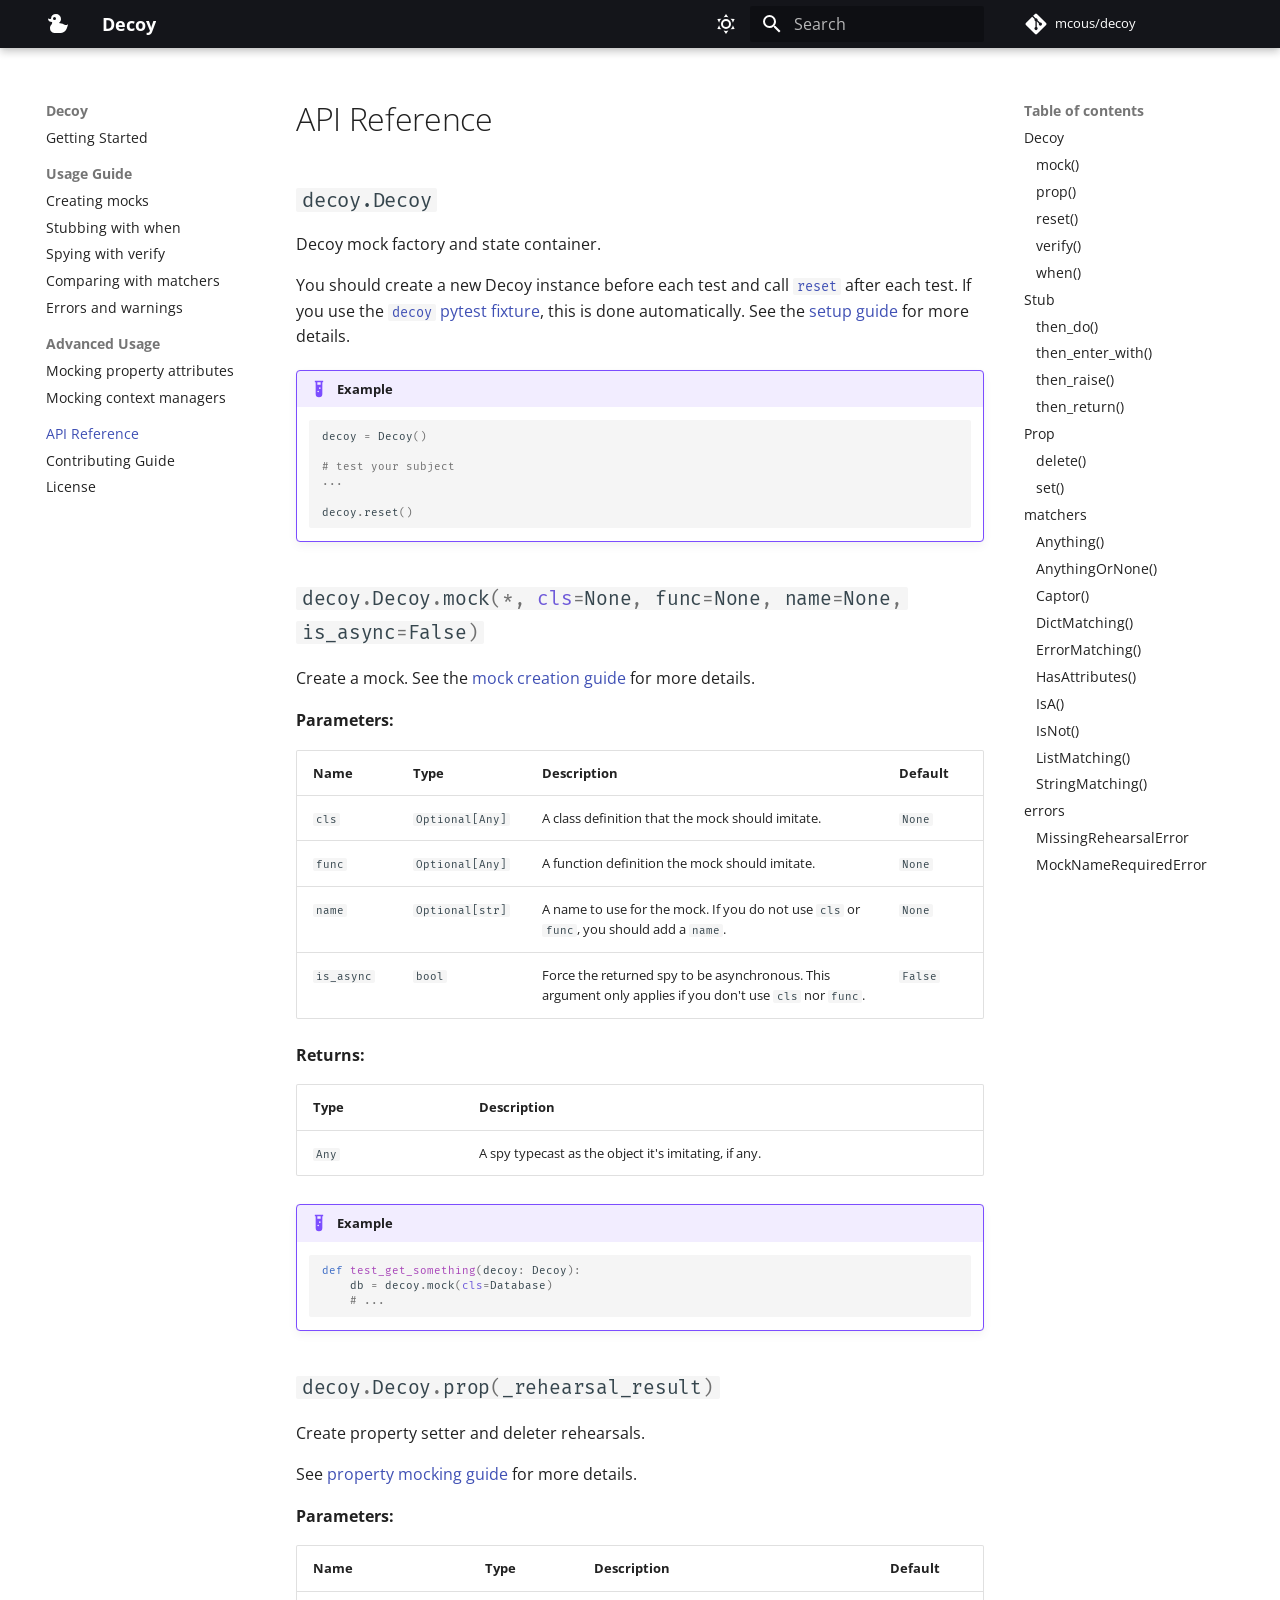
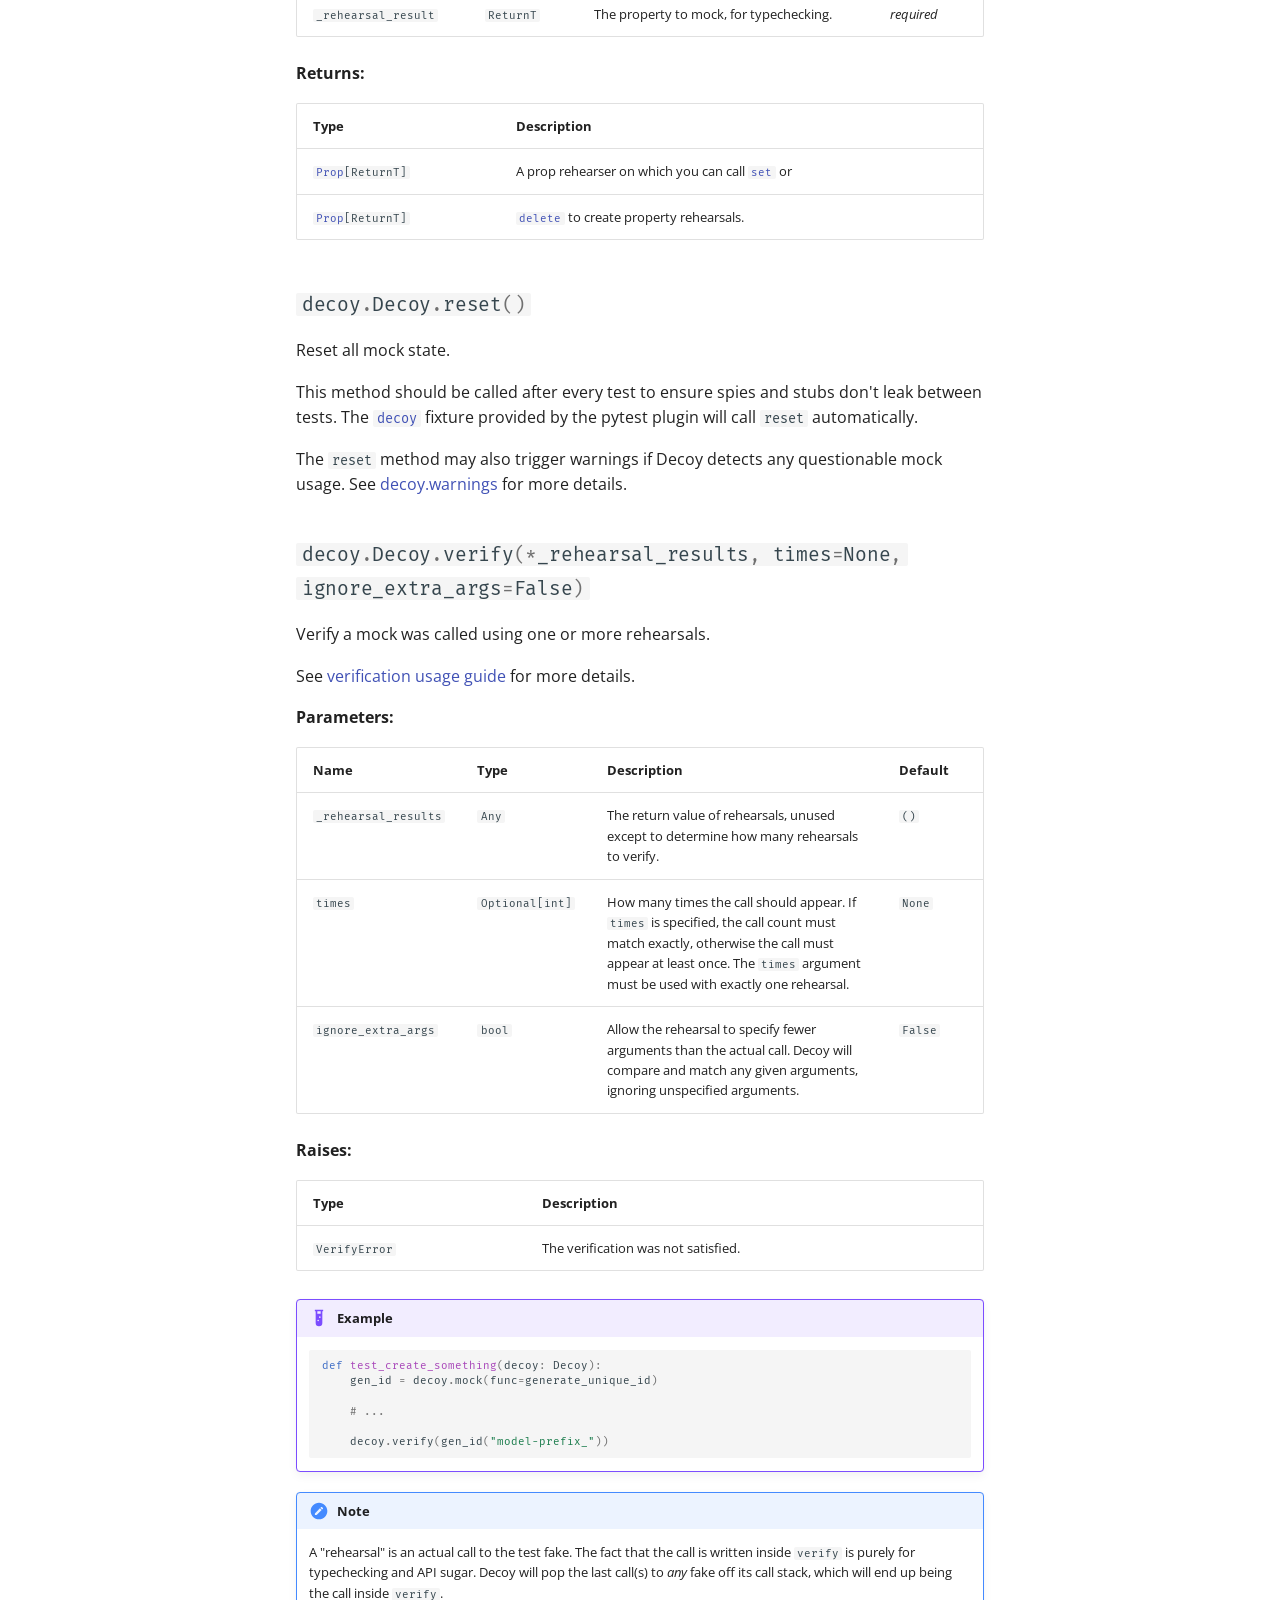
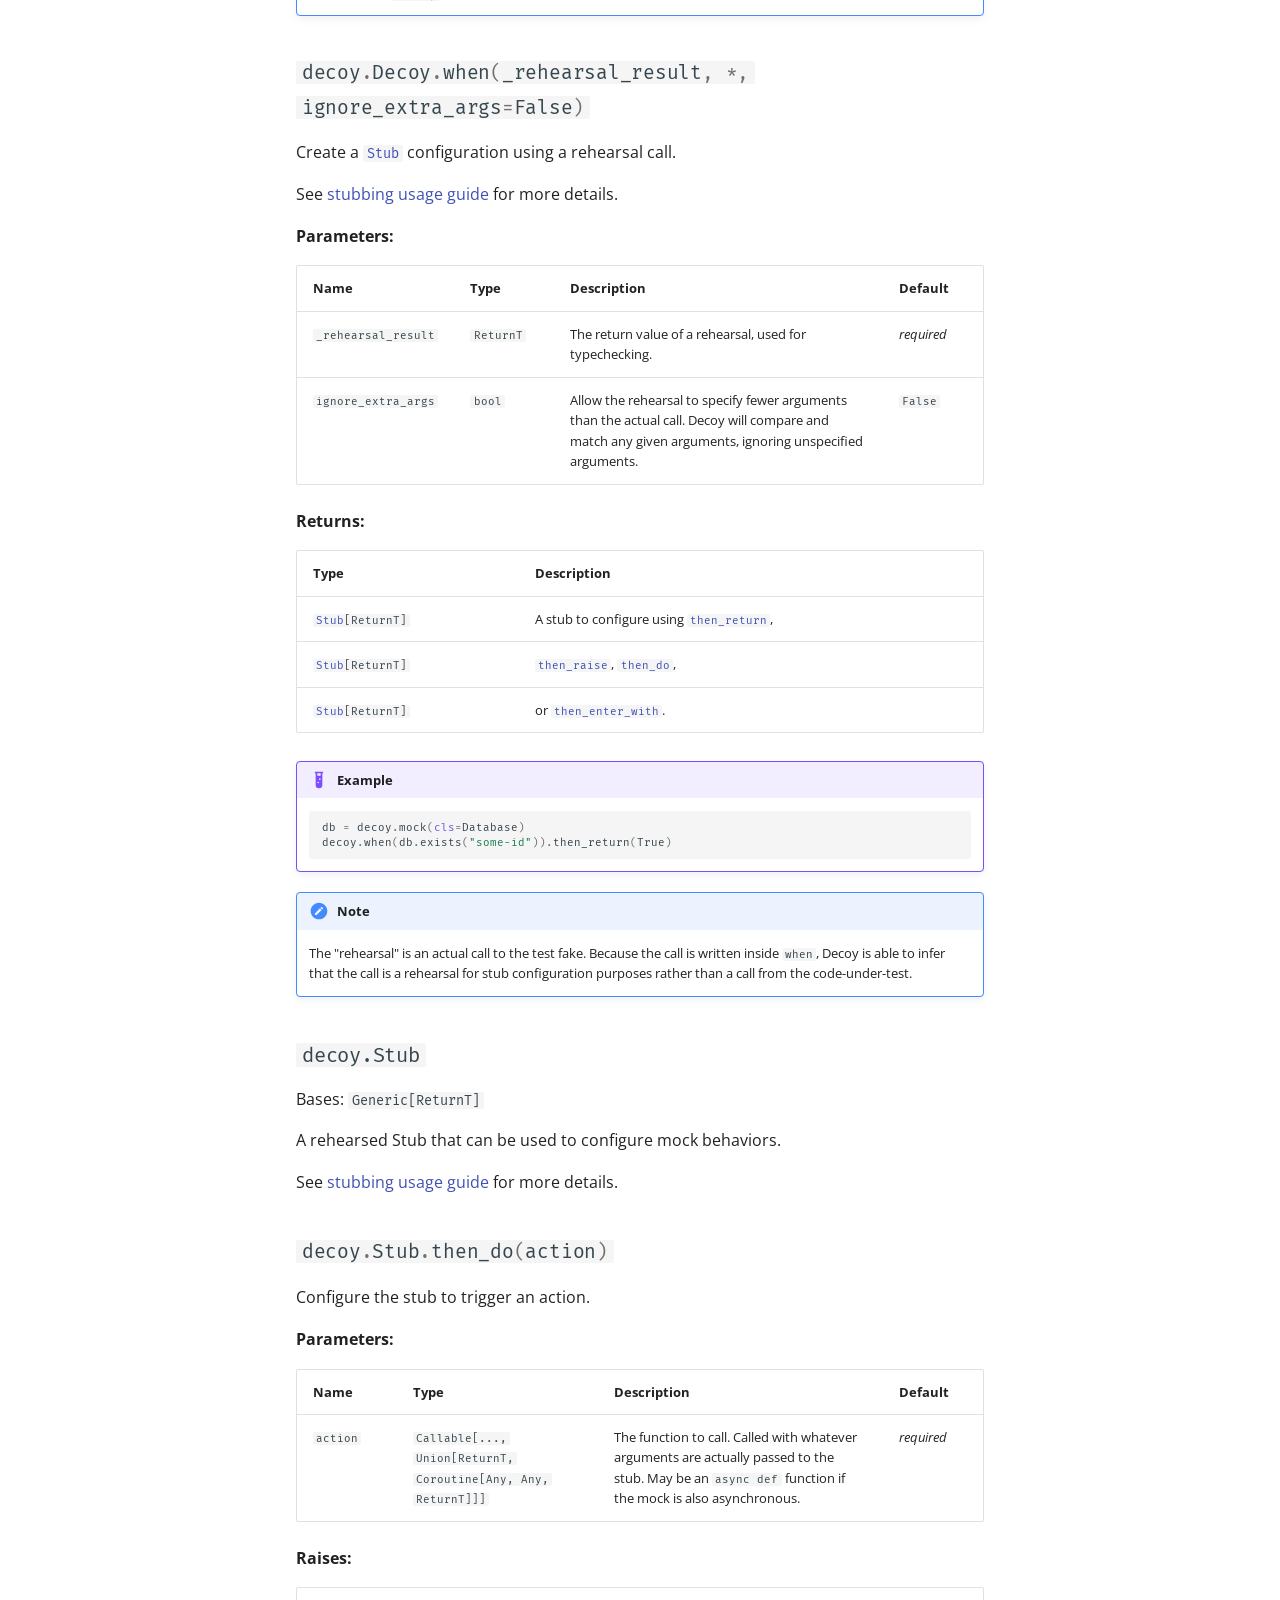
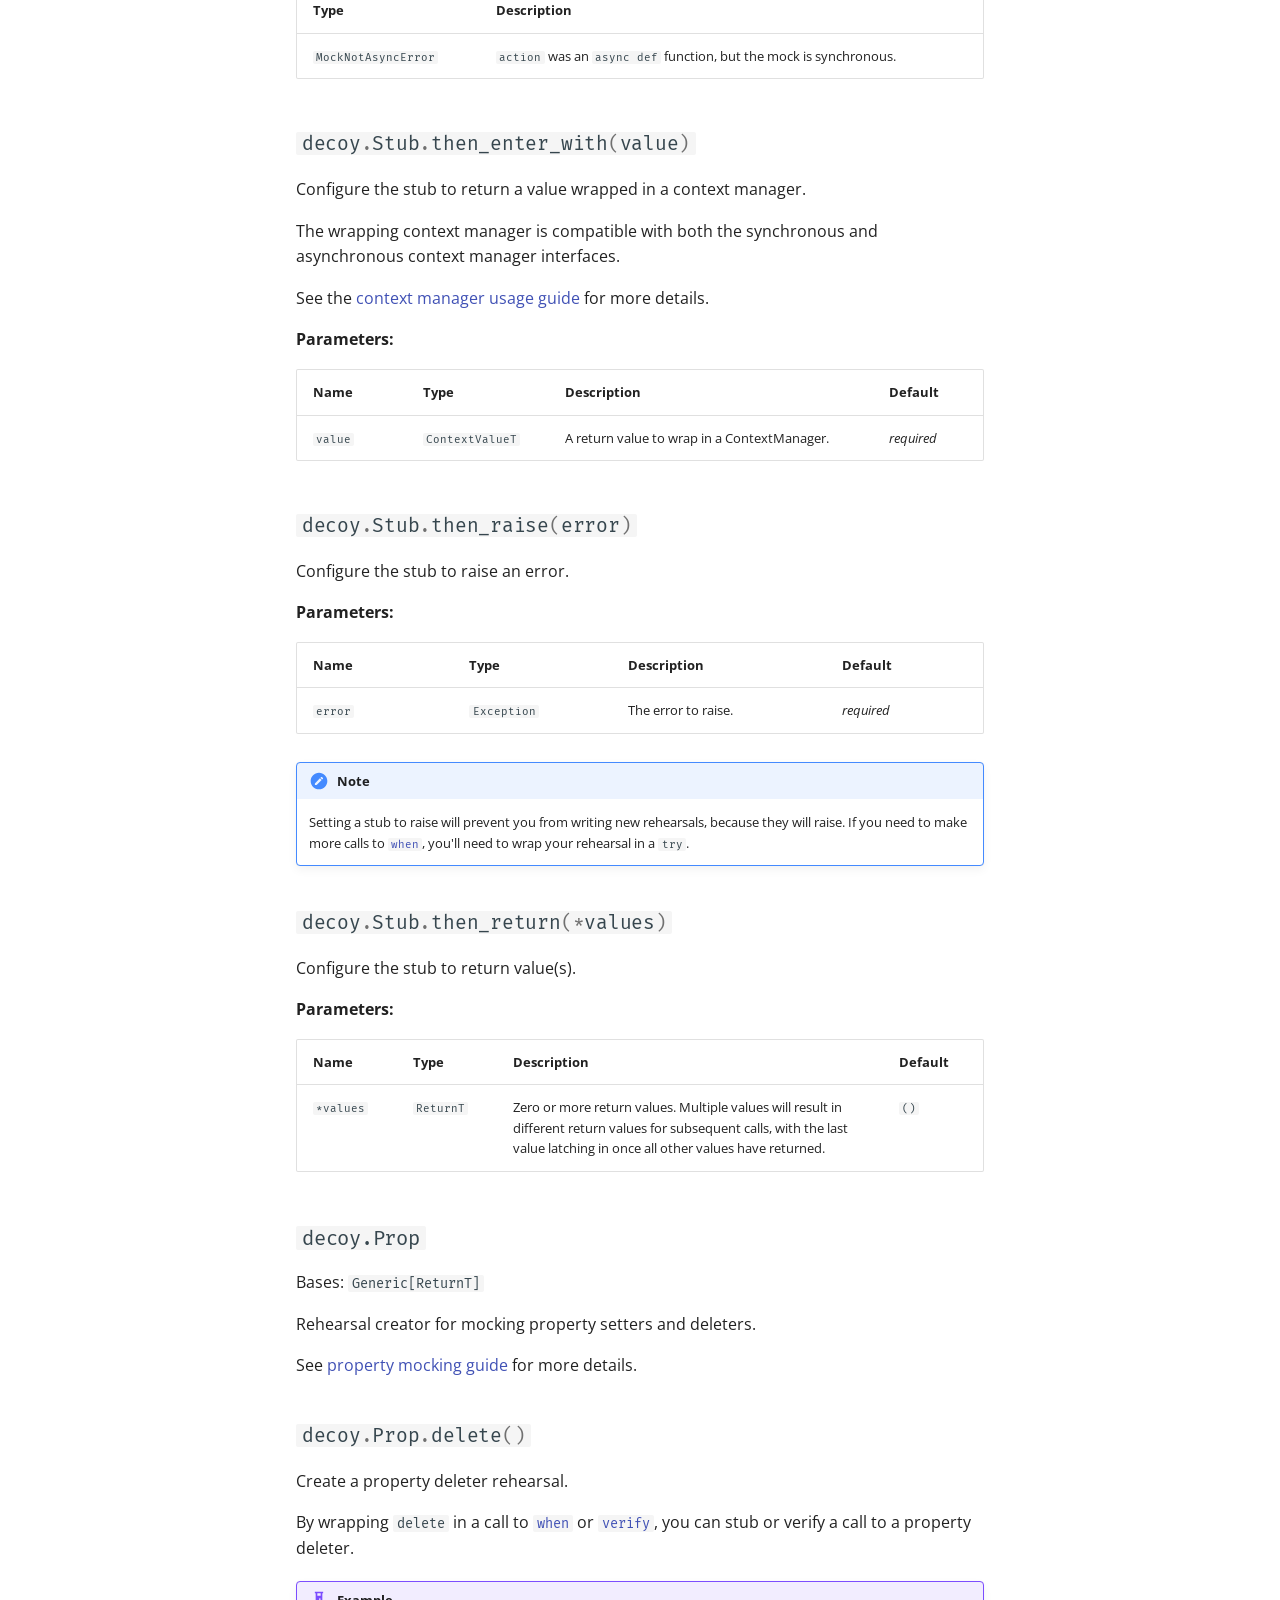
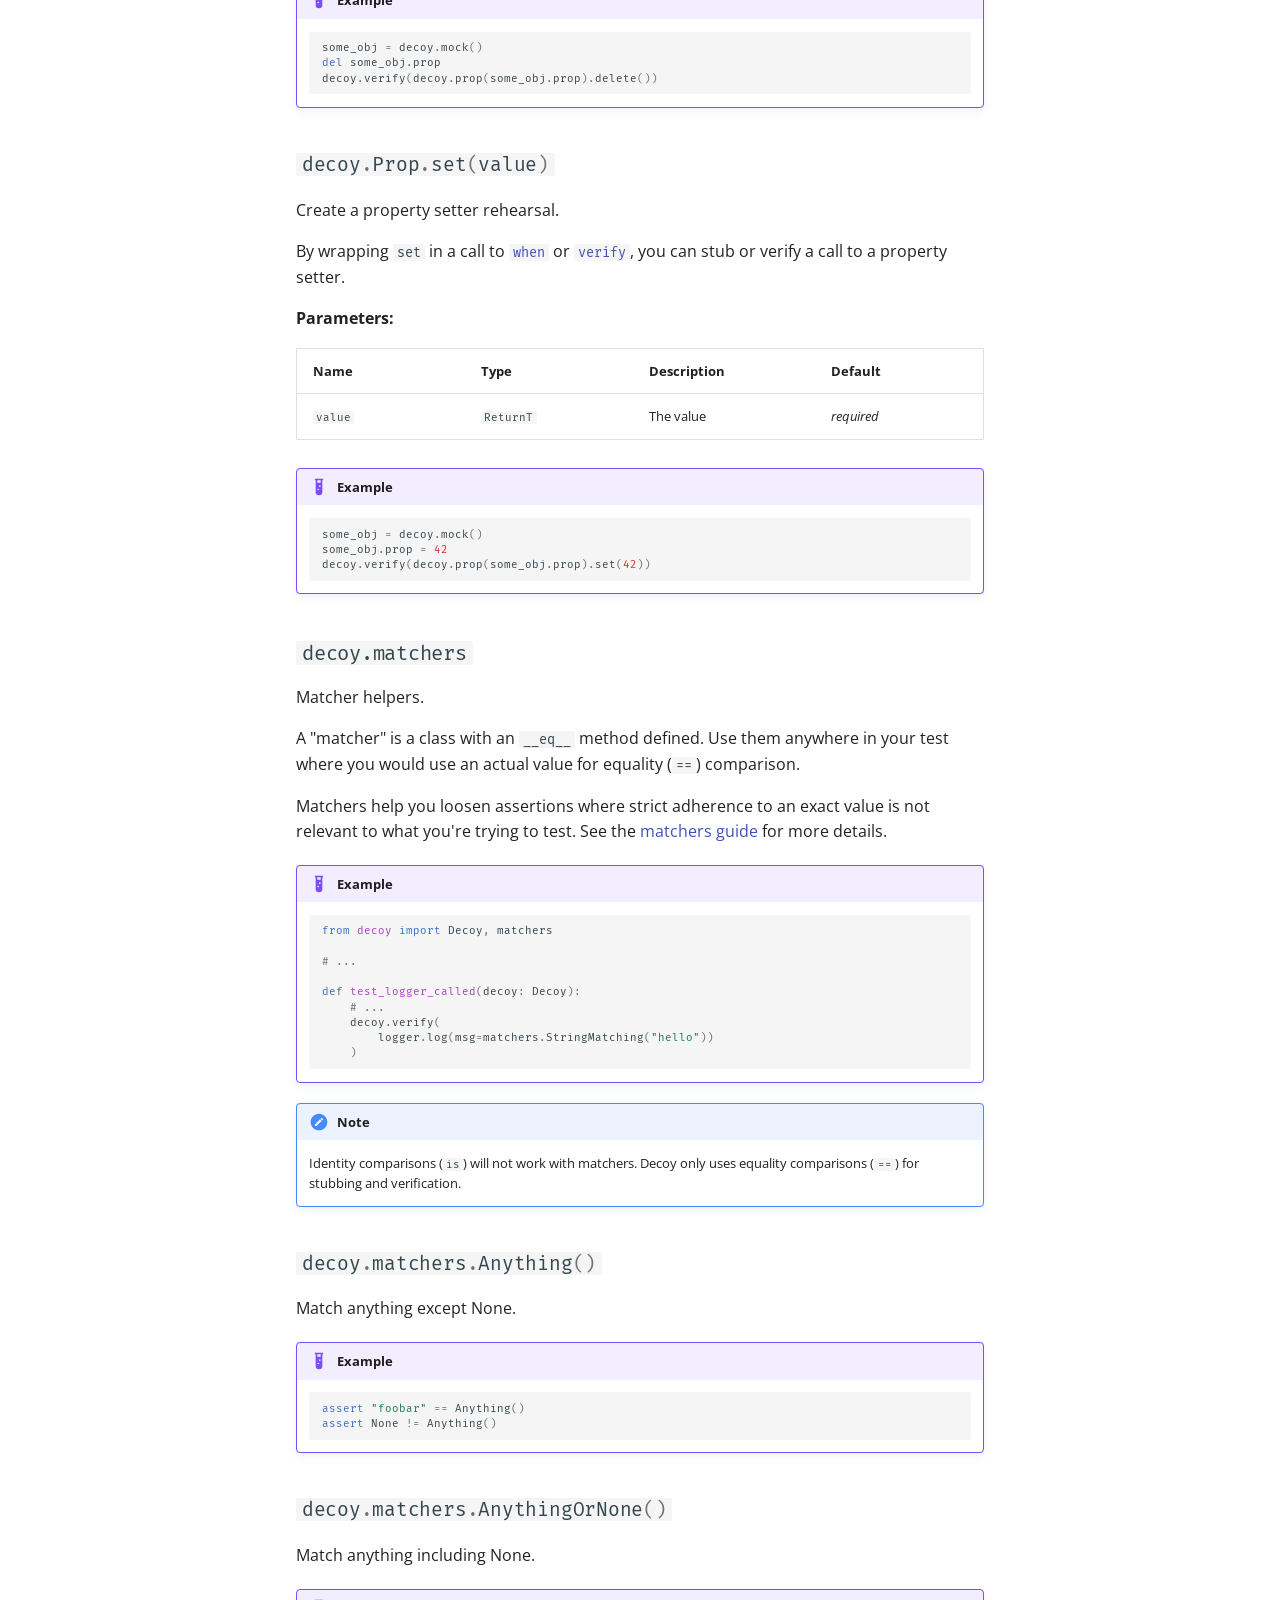
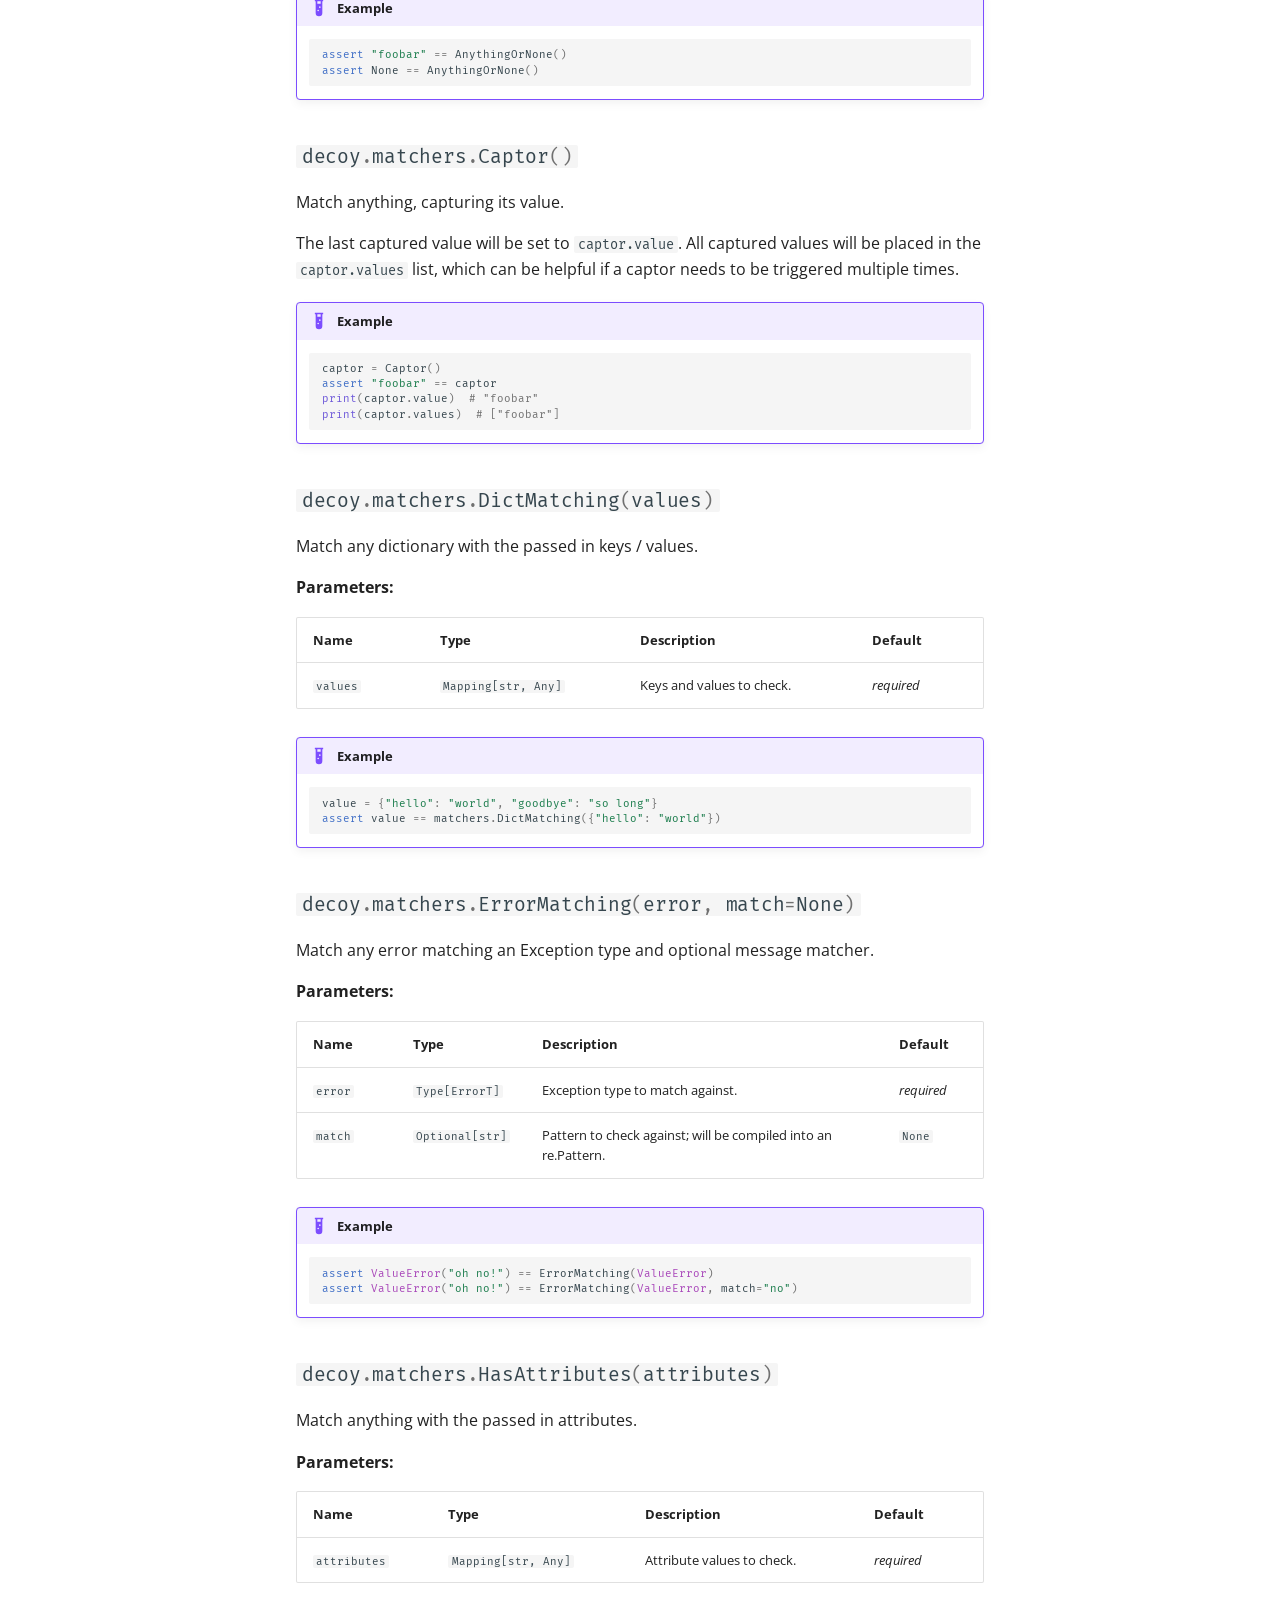
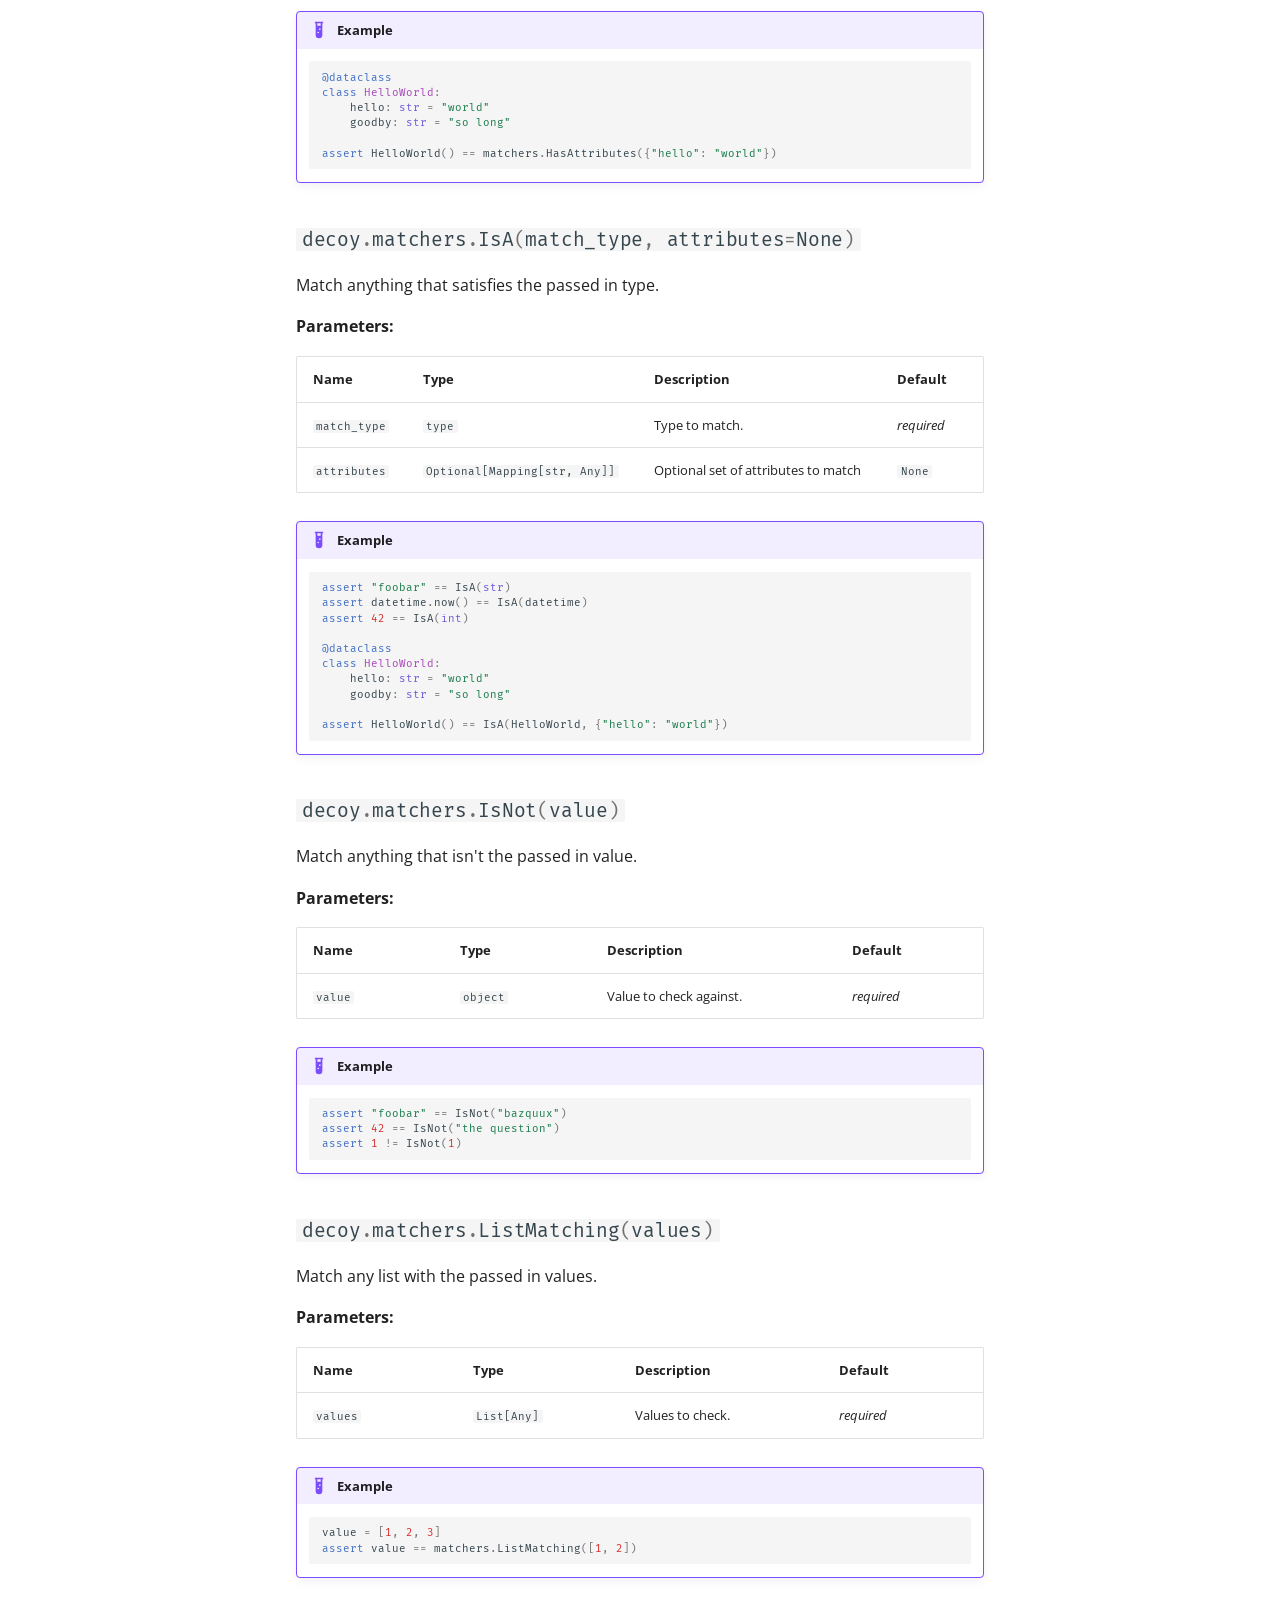
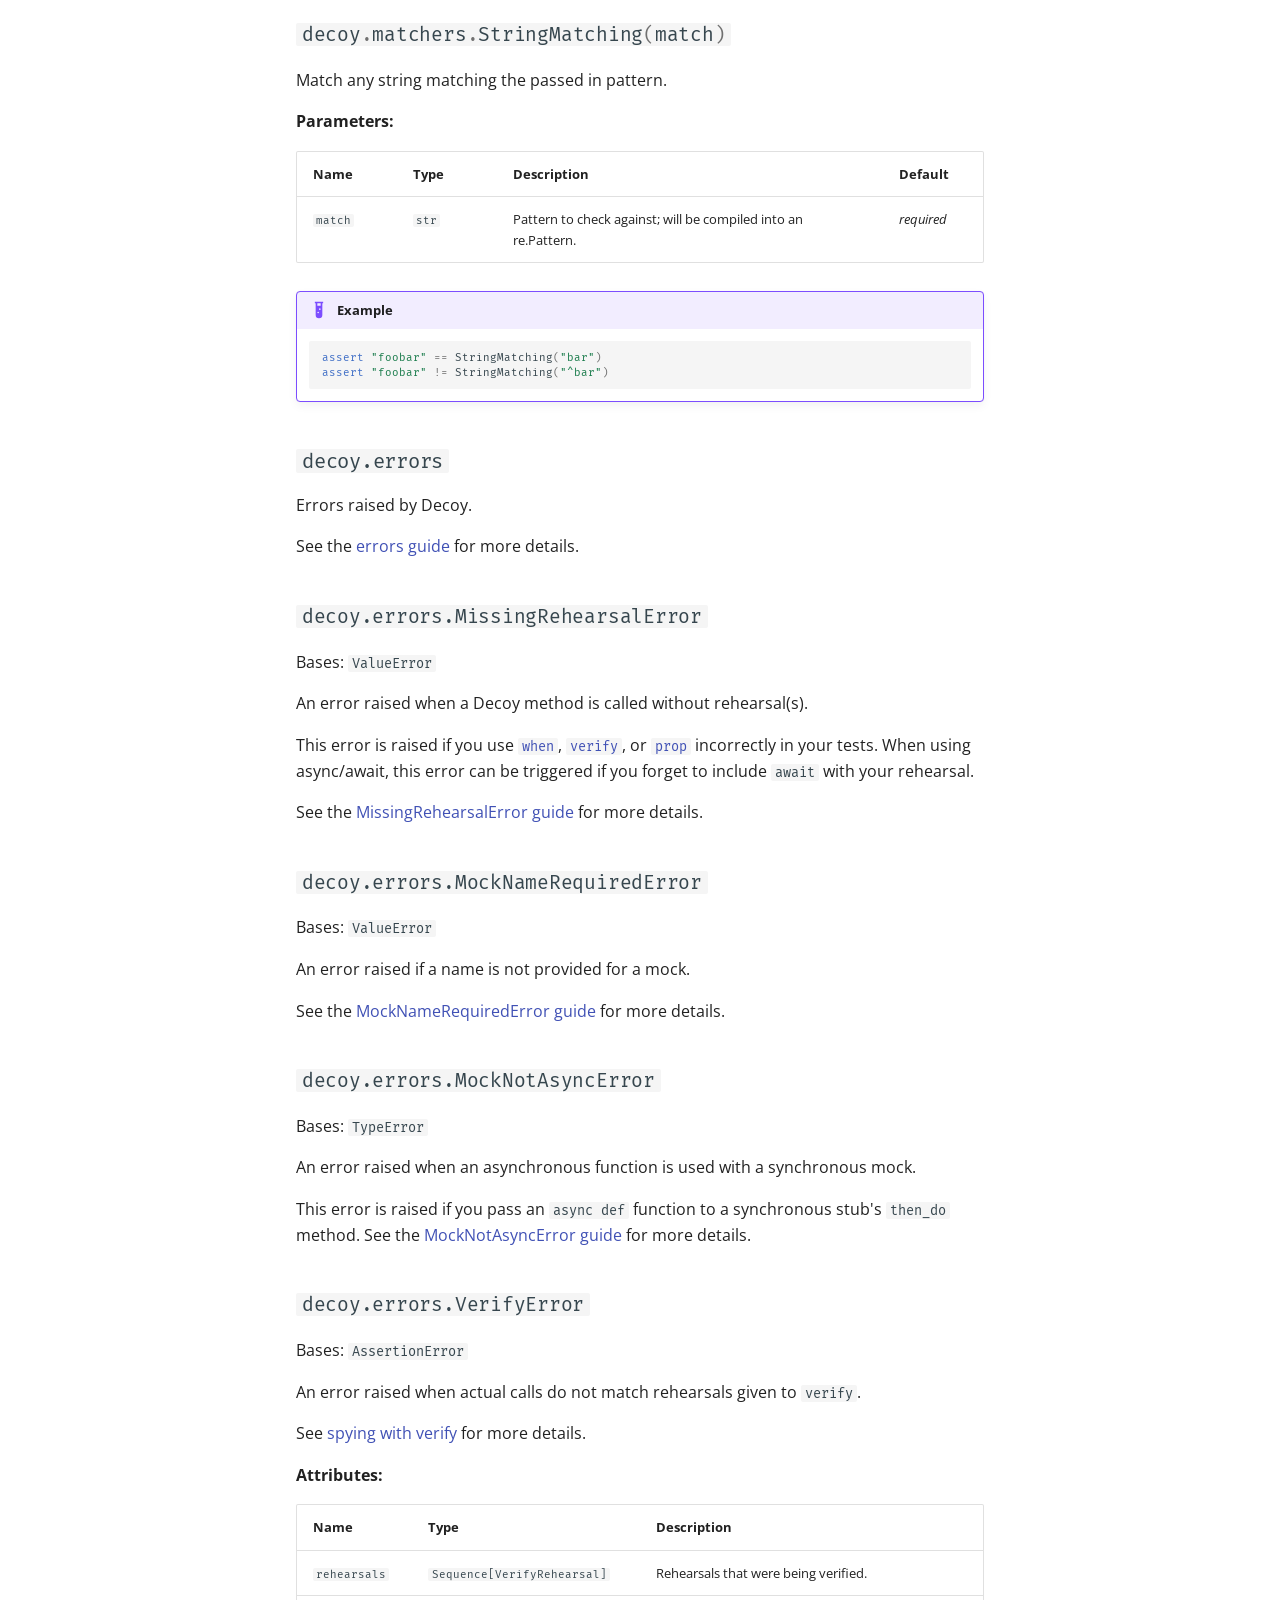
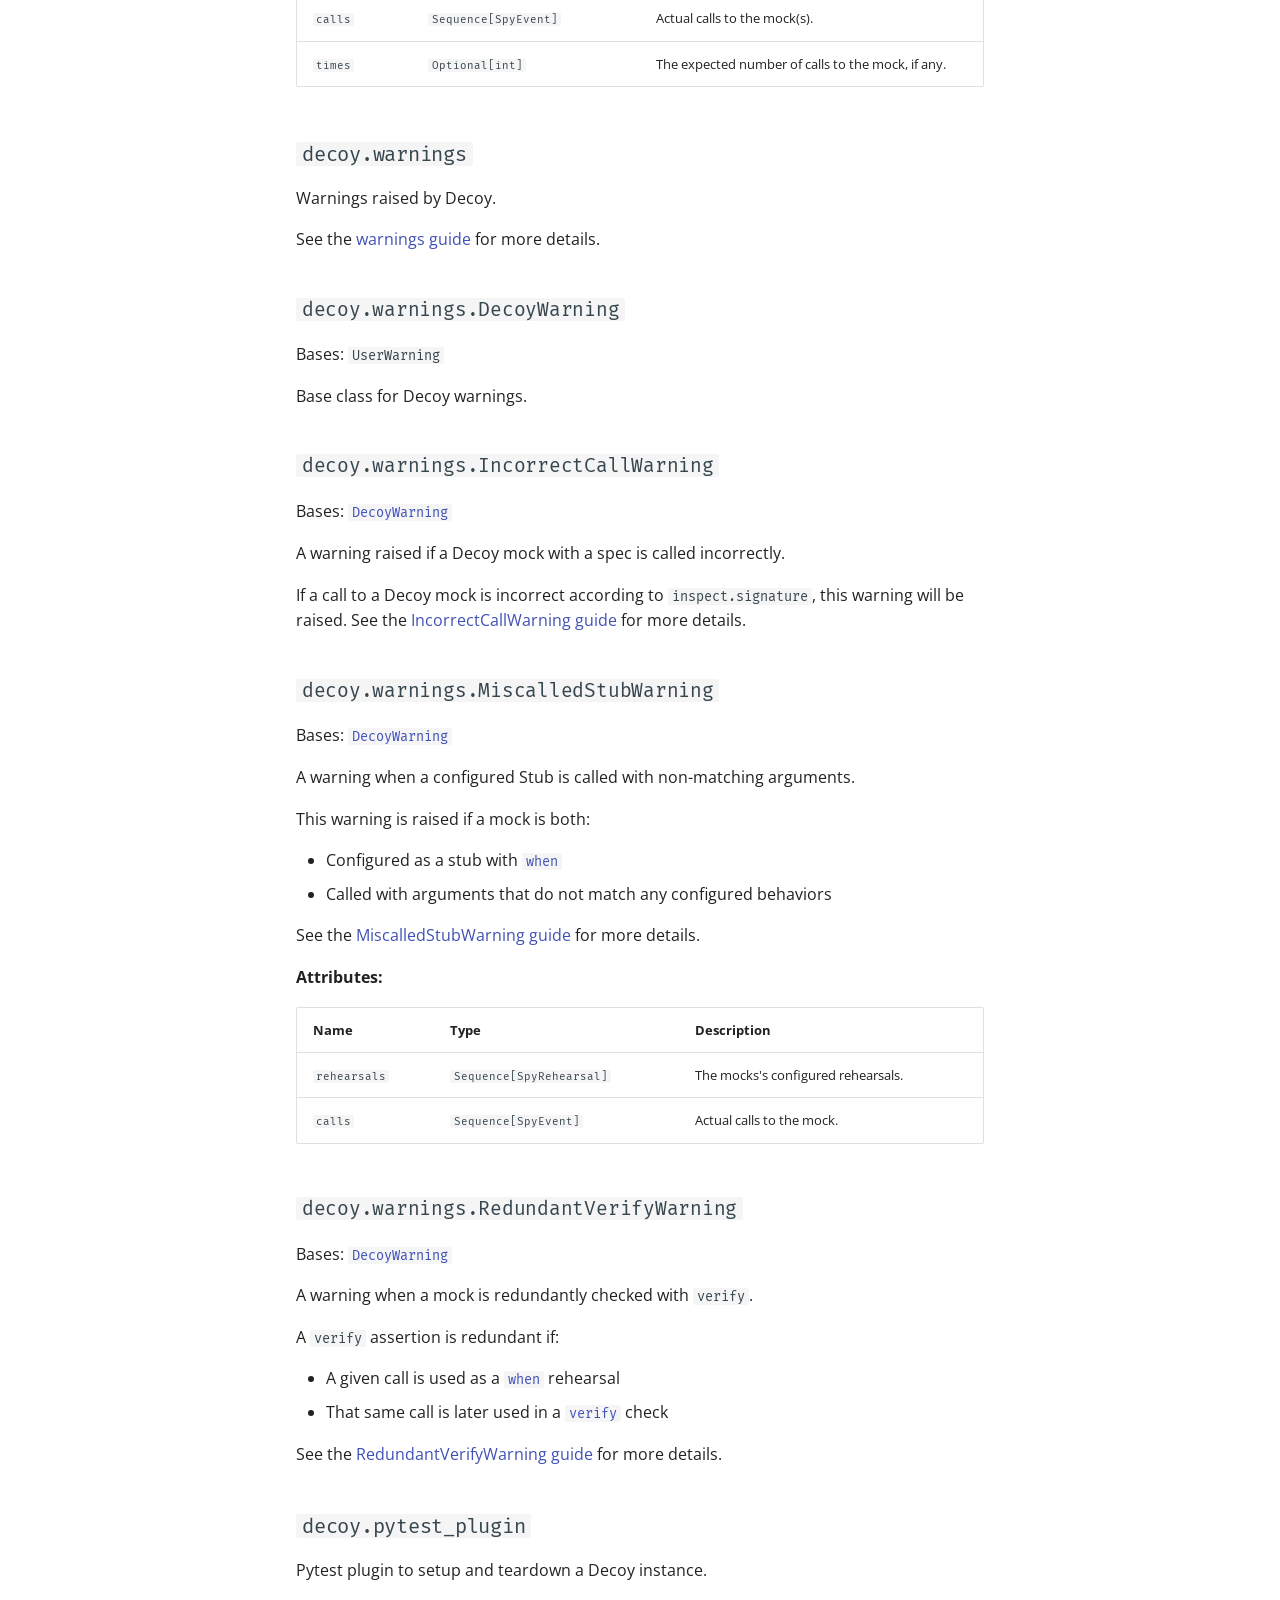
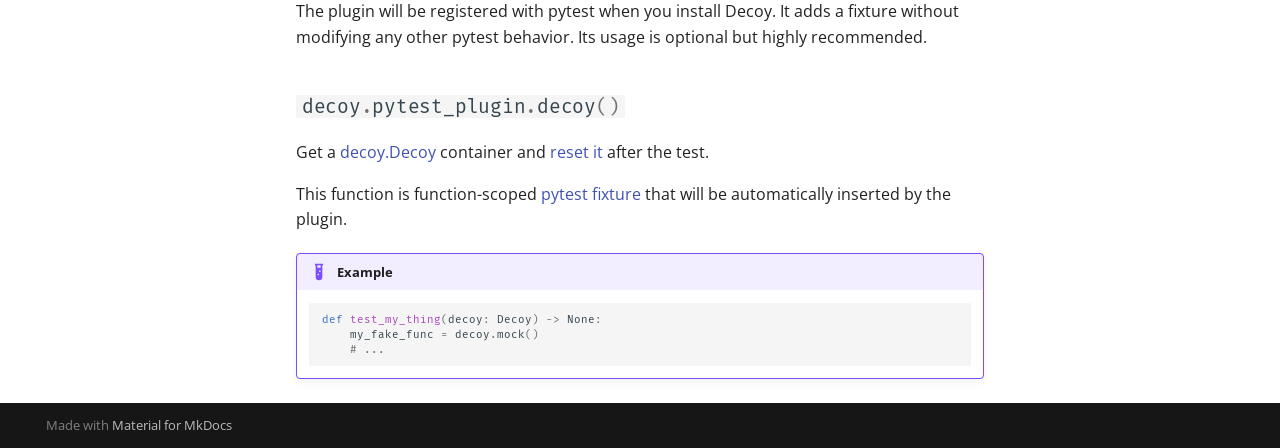
<file: api/index.html>
<!doctype html>
<html lang="en" class="no-js">
  <head>
    
      <meta charset="utf-8">
      <meta name="viewport" content="width=device-width,initial-scale=1">
      
        <meta name="description" content="Opinionated mocking library for Python.">
      
      
        <meta name="author" content="Michael Cousins">
      
      
        <link rel="canonical" href="https://michael.cousins.io/decoy/api/">
      
      
        <link rel="prev" href="../advanced/context-managers/">
      
      
        <link rel="next" href="../contributing/">
      
      
      <link rel="icon" href="../img/favicon.ico">
      <meta name="generator" content="mkdocs-1.5.3, mkdocs-material-9.4.8">
    
    
      
        <title>API Reference - Decoy</title>
      
    
    
      <link rel="stylesheet" href="../assets/stylesheets/main.4b4a2bd9.min.css">
      
        
        <link rel="stylesheet" href="../assets/stylesheets/palette.356b1318.min.css">
      
      


    
    
      
    
    
      
        
        
        <link rel="preconnect" href="https://fonts.gstatic.com" crossorigin>
        <link rel="stylesheet" href="https://fonts.googleapis.com/css?family=Open+Sans:300,300i,400,400i,700,700i%7CFira+Mono:400,400i,700,700i&display=fallback">
        <style>:root{--md-text-font:"Open Sans";--md-code-font:"Fira Mono"}</style>
      
    
    
      <link rel="stylesheet" href="../assets/_mkdocstrings.css">
    
      <link rel="stylesheet" href="../stylesheets/extra.css">
    
    <script>__md_scope=new URL("..",location),__md_hash=e=>[...e].reduce((e,_)=>(e<<5)-e+_.charCodeAt(0),0),__md_get=(e,_=localStorage,t=__md_scope)=>JSON.parse(_.getItem(t.pathname+"."+e)),__md_set=(e,_,t=localStorage,a=__md_scope)=>{try{t.setItem(a.pathname+"."+e,JSON.stringify(_))}catch(e){}}</script>
    
      

    
    
    
  </head>
  
  
    
    
      
    
    
    
    
    <body dir="ltr" data-md-color-scheme="default" data-md-color-primary="black" data-md-color-accent="indigo">
  
    
    
      <script>var palette=__md_get("__palette");if(palette&&"object"==typeof palette.color)for(var key of Object.keys(palette.color))document.body.setAttribute("data-md-color-"+key,palette.color[key])</script>
    
    <input class="md-toggle" data-md-toggle="drawer" type="checkbox" id="__drawer" autocomplete="off">
    <input class="md-toggle" data-md-toggle="search" type="checkbox" id="__search" autocomplete="off">
    <label class="md-overlay" for="__drawer"></label>
    <div data-md-component="skip">
      
        
        <a href="#api-reference" class="md-skip">
          Skip to content
        </a>
      
    </div>
    <div data-md-component="announce">
      
    </div>
    
    
      

  

<header class="md-header md-header--shadow" data-md-component="header">
  <nav class="md-header__inner md-grid" aria-label="Header">
    <a href=".." title="Decoy" class="md-header__button md-logo" aria-label="Decoy" data-md-component="logo">
      
  
  <svg xmlns="http://www.w3.org/2000/svg" viewBox="0 0 24 24"><path d="M8.5 5A1.5 1.5 0 0 0 7 6.5 1.5 1.5 0 0 0 8.5 8 1.5 1.5 0 0 0 10 6.5 1.5 1.5 0 0 0 8.5 5M10 2a5 5 0 0 1 5 5c0 1.7-.85 3.2-2.14 4.1 1.58.15 3.36.51 5.14 1.4 3 1.5 4-.5 4-.5s-1 9-7 9H9s-5 0-5-5c0-3 3-4 2-6-4 0-4-3.5-4-3.5 1 .5 2.24.5 3 .15A5.02 5.02 0 0 1 10 2Z"/></svg>

    </a>
    <label class="md-header__button md-icon" for="__drawer">
      
      <svg xmlns="http://www.w3.org/2000/svg" viewBox="0 0 24 24"><path d="M3 6h18v2H3V6m0 5h18v2H3v-2m0 5h18v2H3v-2Z"/></svg>
    </label>
    <div class="md-header__title" data-md-component="header-title">
      <div class="md-header__ellipsis">
        <div class="md-header__topic">
          <span class="md-ellipsis">
            Decoy
          </span>
        </div>
        <div class="md-header__topic" data-md-component="header-topic">
          <span class="md-ellipsis">
            
              API Reference
            
          </span>
        </div>
      </div>
    </div>
    
      
        <form class="md-header__option" data-md-component="palette">
  
    
    
    
    <input class="md-option" data-md-color-media="(prefers-color-scheme: light)" data-md-color-scheme="default" data-md-color-primary="black" data-md-color-accent="indigo"  aria-label="Switch to dark mode"  type="radio" name="__palette" id="__palette_1">
    
      <label class="md-header__button md-icon" title="Switch to dark mode" for="__palette_2" hidden>
        <svg xmlns="http://www.w3.org/2000/svg" viewBox="0 0 24 24"><path d="M12 7a5 5 0 0 1 5 5 5 5 0 0 1-5 5 5 5 0 0 1-5-5 5 5 0 0 1 5-5m0 2a3 3 0 0 0-3 3 3 3 0 0 0 3 3 3 3 0 0 0 3-3 3 3 0 0 0-3-3m0-7 2.39 3.42C13.65 5.15 12.84 5 12 5c-.84 0-1.65.15-2.39.42L12 2M3.34 7l4.16-.35A7.2 7.2 0 0 0 5.94 8.5c-.44.74-.69 1.5-.83 2.29L3.34 7m.02 10 1.76-3.77a7.131 7.131 0 0 0 2.38 4.14L3.36 17M20.65 7l-1.77 3.79a7.023 7.023 0 0 0-2.38-4.15l4.15.36m-.01 10-4.14.36c.59-.51 1.12-1.14 1.54-1.86.42-.73.69-1.5.83-2.29L20.64 17M12 22l-2.41-3.44c.74.27 1.55.44 2.41.44.82 0 1.63-.17 2.37-.44L12 22Z"/></svg>
      </label>
    
  
    
    
    
    <input class="md-option" data-md-color-media="(prefers-color-scheme: dark)" data-md-color-scheme="slate" data-md-color-primary="amber" data-md-color-accent="yellow"  aria-label="Switch to light mode"  type="radio" name="__palette" id="__palette_2">
    
      <label class="md-header__button md-icon" title="Switch to light mode" for="__palette_1" hidden>
        <svg xmlns="http://www.w3.org/2000/svg" viewBox="0 0 24 24"><path d="m17.75 4.09-2.53 1.94.91 3.06-2.63-1.81-2.63 1.81.91-3.06-2.53-1.94L12.44 4l1.06-3 1.06 3 3.19.09m3.5 6.91-1.64 1.25.59 1.98-1.7-1.17-1.7 1.17.59-1.98L15.75 11l2.06-.05L18.5 9l.69 1.95 2.06.05m-2.28 4.95c.83-.08 1.72 1.1 1.19 1.85-.32.45-.66.87-1.08 1.27C15.17 23 8.84 23 4.94 19.07c-3.91-3.9-3.91-10.24 0-14.14.4-.4.82-.76 1.27-1.08.75-.53 1.93.36 1.85 1.19-.27 2.86.69 5.83 2.89 8.02a9.96 9.96 0 0 0 8.02 2.89m-1.64 2.02a12.08 12.08 0 0 1-7.8-3.47c-2.17-2.19-3.33-5-3.49-7.82-2.81 3.14-2.7 7.96.31 10.98 3.02 3.01 7.84 3.12 10.98.31Z"/></svg>
      </label>
    
  
</form>
      
    
    
    
      <label class="md-header__button md-icon" for="__search">
        
        <svg xmlns="http://www.w3.org/2000/svg" viewBox="0 0 24 24"><path d="M9.5 3A6.5 6.5 0 0 1 16 9.5c0 1.61-.59 3.09-1.56 4.23l.27.27h.79l5 5-1.5 1.5-5-5v-.79l-.27-.27A6.516 6.516 0 0 1 9.5 16 6.5 6.5 0 0 1 3 9.5 6.5 6.5 0 0 1 9.5 3m0 2C7 5 5 7 5 9.5S7 14 9.5 14 14 12 14 9.5 12 5 9.5 5Z"/></svg>
      </label>
      <div class="md-search" data-md-component="search" role="dialog">
  <label class="md-search__overlay" for="__search"></label>
  <div class="md-search__inner" role="search">
    <form class="md-search__form" name="search">
      <input type="text" class="md-search__input" name="query" aria-label="Search" placeholder="Search" autocapitalize="off" autocorrect="off" autocomplete="off" spellcheck="false" data-md-component="search-query" required>
      <label class="md-search__icon md-icon" for="__search">
        
        <svg xmlns="http://www.w3.org/2000/svg" viewBox="0 0 24 24"><path d="M9.5 3A6.5 6.5 0 0 1 16 9.5c0 1.61-.59 3.09-1.56 4.23l.27.27h.79l5 5-1.5 1.5-5-5v-.79l-.27-.27A6.516 6.516 0 0 1 9.5 16 6.5 6.5 0 0 1 3 9.5 6.5 6.5 0 0 1 9.5 3m0 2C7 5 5 7 5 9.5S7 14 9.5 14 14 12 14 9.5 12 5 9.5 5Z"/></svg>
        
        <svg xmlns="http://www.w3.org/2000/svg" viewBox="0 0 24 24"><path d="M20 11v2H8l5.5 5.5-1.42 1.42L4.16 12l7.92-7.92L13.5 5.5 8 11h12Z"/></svg>
      </label>
      <nav class="md-search__options" aria-label="Search">
        
        <button type="reset" class="md-search__icon md-icon" title="Clear" aria-label="Clear" tabindex="-1">
          
          <svg xmlns="http://www.w3.org/2000/svg" viewBox="0 0 24 24"><path d="M19 6.41 17.59 5 12 10.59 6.41 5 5 6.41 10.59 12 5 17.59 6.41 19 12 13.41 17.59 19 19 17.59 13.41 12 19 6.41Z"/></svg>
        </button>
      </nav>
      
    </form>
    <div class="md-search__output">
      <div class="md-search__scrollwrap" data-md-scrollfix>
        <div class="md-search-result" data-md-component="search-result">
          <div class="md-search-result__meta">
            Initializing search
          </div>
          <ol class="md-search-result__list" role="presentation"></ol>
        </div>
      </div>
    </div>
  </div>
</div>
    
    
      <div class="md-header__source">
        <a href="https://github.com/mcous/decoy" title="Go to repository" class="md-source" data-md-component="source">
  <div class="md-source__icon md-icon">
    
    <svg xmlns="http://www.w3.org/2000/svg" viewBox="0 0 448 512"><!--! Font Awesome Free 6.4.2 by @fontawesome - https://fontawesome.com License - https://fontawesome.com/license/free (Icons: CC BY 4.0, Fonts: SIL OFL 1.1, Code: MIT License) Copyright 2023 Fonticons, Inc.--><path d="M439.55 236.05 244 40.45a28.87 28.87 0 0 0-40.81 0l-40.66 40.63 51.52 51.52c27.06-9.14 52.68 16.77 43.39 43.68l49.66 49.66c34.23-11.8 61.18 31 35.47 56.69-26.49 26.49-70.21-2.87-56-37.34L240.22 199v121.85c25.3 12.54 22.26 41.85 9.08 55a34.34 34.34 0 0 1-48.55 0c-17.57-17.6-11.07-46.91 11.25-56v-123c-20.8-8.51-24.6-30.74-18.64-45L142.57 101 8.45 235.14a28.86 28.86 0 0 0 0 40.81l195.61 195.6a28.86 28.86 0 0 0 40.8 0l194.69-194.69a28.86 28.86 0 0 0 0-40.81z"/></svg>
  </div>
  <div class="md-source__repository">
    mcous/decoy
  </div>
</a>
      </div>
    
  </nav>
  
</header>
    
    <div class="md-container" data-md-component="container">
      
      
        
          
        
      
      <main class="md-main" data-md-component="main">
        <div class="md-main__inner md-grid">
          
            
              
              <div class="md-sidebar md-sidebar--primary" data-md-component="sidebar" data-md-type="navigation" >
                <div class="md-sidebar__scrollwrap">
                  <div class="md-sidebar__inner">
                    



<nav class="md-nav md-nav--primary" aria-label="Navigation" data-md-level="0">
  <label class="md-nav__title" for="__drawer">
    <a href=".." title="Decoy" class="md-nav__button md-logo" aria-label="Decoy" data-md-component="logo">
      
  
  <svg xmlns="http://www.w3.org/2000/svg" viewBox="0 0 24 24"><path d="M8.5 5A1.5 1.5 0 0 0 7 6.5 1.5 1.5 0 0 0 8.5 8 1.5 1.5 0 0 0 10 6.5 1.5 1.5 0 0 0 8.5 5M10 2a5 5 0 0 1 5 5c0 1.7-.85 3.2-2.14 4.1 1.58.15 3.36.51 5.14 1.4 3 1.5 4-.5 4-.5s-1 9-7 9H9s-5 0-5-5c0-3 3-4 2-6-4 0-4-3.5-4-3.5 1 .5 2.24.5 3 .15A5.02 5.02 0 0 1 10 2Z"/></svg>

    </a>
    Decoy
  </label>
  
    <div class="md-nav__source">
      <a href="https://github.com/mcous/decoy" title="Go to repository" class="md-source" data-md-component="source">
  <div class="md-source__icon md-icon">
    
    <svg xmlns="http://www.w3.org/2000/svg" viewBox="0 0 448 512"><!--! Font Awesome Free 6.4.2 by @fontawesome - https://fontawesome.com License - https://fontawesome.com/license/free (Icons: CC BY 4.0, Fonts: SIL OFL 1.1, Code: MIT License) Copyright 2023 Fonticons, Inc.--><path d="M439.55 236.05 244 40.45a28.87 28.87 0 0 0-40.81 0l-40.66 40.63 51.52 51.52c27.06-9.14 52.68 16.77 43.39 43.68l49.66 49.66c34.23-11.8 61.18 31 35.47 56.69-26.49 26.49-70.21-2.87-56-37.34L240.22 199v121.85c25.3 12.54 22.26 41.85 9.08 55a34.34 34.34 0 0 1-48.55 0c-17.57-17.6-11.07-46.91 11.25-56v-123c-20.8-8.51-24.6-30.74-18.64-45L142.57 101 8.45 235.14a28.86 28.86 0 0 0 0 40.81l195.61 195.6a28.86 28.86 0 0 0 40.8 0l194.69-194.69a28.86 28.86 0 0 0 0-40.81z"/></svg>
  </div>
  <div class="md-source__repository">
    mcous/decoy
  </div>
</a>
    </div>
  
  <ul class="md-nav__list" data-md-scrollfix>
    
      
      
  
  
  
    <li class="md-nav__item">
      <a href=".." class="md-nav__link">
        
  
  <span class="md-ellipsis">
    Getting Started
  </span>
  

      </a>
    </li>
  

    
      
      
  
  
  
    
    
    
    
    
      
      
    
    <li class="md-nav__item md-nav__item--section md-nav__item--nested">
      
        
        
        
        <input class="md-nav__toggle md-toggle " type="checkbox" id="__nav_2" >
        
          
          <label class="md-nav__link" for="__nav_2" id="__nav_2_label" tabindex="">
            
  
  <span class="md-ellipsis">
    Usage Guide
  </span>
  

            <span class="md-nav__icon md-icon"></span>
          </label>
        
        <nav class="md-nav" data-md-level="1" aria-labelledby="__nav_2_label" aria-expanded="false">
          <label class="md-nav__title" for="__nav_2">
            <span class="md-nav__icon md-icon"></span>
            Usage Guide
          </label>
          <ul class="md-nav__list" data-md-scrollfix>
            
              
                
  
  
  
    <li class="md-nav__item">
      <a href="../usage/create/" class="md-nav__link">
        
  
  <span class="md-ellipsis">
    Creating mocks
  </span>
  

      </a>
    </li>
  

              
            
              
                
  
  
  
    <li class="md-nav__item">
      <a href="../usage/when/" class="md-nav__link">
        
  
  <span class="md-ellipsis">
    Stubbing with when
  </span>
  

      </a>
    </li>
  

              
            
              
                
  
  
  
    <li class="md-nav__item">
      <a href="../usage/verify/" class="md-nav__link">
        
  
  <span class="md-ellipsis">
    Spying with verify
  </span>
  

      </a>
    </li>
  

              
            
              
                
  
  
  
    <li class="md-nav__item">
      <a href="../usage/matchers/" class="md-nav__link">
        
  
  <span class="md-ellipsis">
    Comparing with matchers
  </span>
  

      </a>
    </li>
  

              
            
              
                
  
  
  
    <li class="md-nav__item">
      <a href="../usage/errors-and-warnings/" class="md-nav__link">
        
  
  <span class="md-ellipsis">
    Errors and warnings
  </span>
  

      </a>
    </li>
  

              
            
          </ul>
        </nav>
      
    </li>
  

    
      
      
  
  
  
    
    
    
    
    
      
      
    
    <li class="md-nav__item md-nav__item--section md-nav__item--nested">
      
        
        
        
        <input class="md-nav__toggle md-toggle " type="checkbox" id="__nav_3" >
        
          
          <label class="md-nav__link" for="__nav_3" id="__nav_3_label" tabindex="">
            
  
  <span class="md-ellipsis">
    Advanced Usage
  </span>
  

            <span class="md-nav__icon md-icon"></span>
          </label>
        
        <nav class="md-nav" data-md-level="1" aria-labelledby="__nav_3_label" aria-expanded="false">
          <label class="md-nav__title" for="__nav_3">
            <span class="md-nav__icon md-icon"></span>
            Advanced Usage
          </label>
          <ul class="md-nav__list" data-md-scrollfix>
            
              
                
  
  
  
    <li class="md-nav__item">
      <a href="../advanced/properties/" class="md-nav__link">
        
  
  <span class="md-ellipsis">
    Mocking property attributes
  </span>
  

      </a>
    </li>
  

              
            
              
                
  
  
  
    <li class="md-nav__item">
      <a href="../advanced/context-managers/" class="md-nav__link">
        
  
  <span class="md-ellipsis">
    Mocking context managers
  </span>
  

      </a>
    </li>
  

              
            
          </ul>
        </nav>
      
    </li>
  

    
      
      
  
  
    
  
  
    <li class="md-nav__item md-nav__item--active">
      
      <input class="md-nav__toggle md-toggle" type="checkbox" id="__toc">
      
      
        
      
      
        <label class="md-nav__link md-nav__link--active" for="__toc">
          
  
  <span class="md-ellipsis">
    API Reference
  </span>
  

          <span class="md-nav__icon md-icon"></span>
        </label>
      
      <a href="./" class="md-nav__link md-nav__link--active">
        
  
  <span class="md-ellipsis">
    API Reference
  </span>
  

      </a>
      
        

<nav class="md-nav md-nav--secondary" aria-label="Table of contents">
  
  
  
    
  
  
    <label class="md-nav__title" for="__toc">
      <span class="md-nav__icon md-icon"></span>
      Table of contents
    </label>
    <ul class="md-nav__list" data-md-component="toc" data-md-scrollfix>
      
        <li class="md-nav__item">
  <a href="#decoy.Decoy" class="md-nav__link">
    Decoy
  </a>
  
    <nav class="md-nav" aria-label="Decoy">
      <ul class="md-nav__list">
        
          <li class="md-nav__item">
  <a href="#decoy.Decoy.mock" class="md-nav__link">
    mock()
  </a>
  
</li>
        
          <li class="md-nav__item">
  <a href="#decoy.Decoy.prop" class="md-nav__link">
    prop()
  </a>
  
</li>
        
          <li class="md-nav__item">
  <a href="#decoy.Decoy.reset" class="md-nav__link">
    reset()
  </a>
  
</li>
        
          <li class="md-nav__item">
  <a href="#decoy.Decoy.verify" class="md-nav__link">
    verify()
  </a>
  
</li>
        
          <li class="md-nav__item">
  <a href="#decoy.Decoy.when" class="md-nav__link">
    when()
  </a>
  
</li>
        
      </ul>
    </nav>
  
</li>
      
        <li class="md-nav__item">
  <a href="#decoy.Stub" class="md-nav__link">
    Stub
  </a>
  
    <nav class="md-nav" aria-label="Stub">
      <ul class="md-nav__list">
        
          <li class="md-nav__item">
  <a href="#decoy.Stub.then_do" class="md-nav__link">
    then_do()
  </a>
  
</li>
        
          <li class="md-nav__item">
  <a href="#decoy.Stub.then_enter_with" class="md-nav__link">
    then_enter_with()
  </a>
  
</li>
        
          <li class="md-nav__item">
  <a href="#decoy.Stub.then_raise" class="md-nav__link">
    then_raise()
  </a>
  
</li>
        
          <li class="md-nav__item">
  <a href="#decoy.Stub.then_return" class="md-nav__link">
    then_return()
  </a>
  
</li>
        
      </ul>
    </nav>
  
</li>
      
        <li class="md-nav__item">
  <a href="#decoy.Prop" class="md-nav__link">
    Prop
  </a>
  
    <nav class="md-nav" aria-label="Prop">
      <ul class="md-nav__list">
        
          <li class="md-nav__item">
  <a href="#decoy.Prop.delete" class="md-nav__link">
    delete()
  </a>
  
</li>
        
          <li class="md-nav__item">
  <a href="#decoy.Prop.set" class="md-nav__link">
    set()
  </a>
  
</li>
        
      </ul>
    </nav>
  
</li>
      
        <li class="md-nav__item">
  <a href="#decoy.matchers" class="md-nav__link">
    matchers
  </a>
  
    <nav class="md-nav" aria-label="matchers">
      <ul class="md-nav__list">
        
          <li class="md-nav__item">
  <a href="#decoy.matchers.Anything" class="md-nav__link">
    Anything()
  </a>
  
</li>
        
          <li class="md-nav__item">
  <a href="#decoy.matchers.AnythingOrNone" class="md-nav__link">
    AnythingOrNone()
  </a>
  
</li>
        
          <li class="md-nav__item">
  <a href="#decoy.matchers.Captor" class="md-nav__link">
    Captor()
  </a>
  
</li>
        
          <li class="md-nav__item">
  <a href="#decoy.matchers.DictMatching" class="md-nav__link">
    DictMatching()
  </a>
  
</li>
        
          <li class="md-nav__item">
  <a href="#decoy.matchers.ErrorMatching" class="md-nav__link">
    ErrorMatching()
  </a>
  
</li>
        
          <li class="md-nav__item">
  <a href="#decoy.matchers.HasAttributes" class="md-nav__link">
    HasAttributes()
  </a>
  
</li>
        
          <li class="md-nav__item">
  <a href="#decoy.matchers.IsA" class="md-nav__link">
    IsA()
  </a>
  
</li>
        
          <li class="md-nav__item">
  <a href="#decoy.matchers.IsNot" class="md-nav__link">
    IsNot()
  </a>
  
</li>
        
          <li class="md-nav__item">
  <a href="#decoy.matchers.ListMatching" class="md-nav__link">
    ListMatching()
  </a>
  
</li>
        
          <li class="md-nav__item">
  <a href="#decoy.matchers.StringMatching" class="md-nav__link">
    StringMatching()
  </a>
  
</li>
        
      </ul>
    </nav>
  
</li>
      
        <li class="md-nav__item">
  <a href="#decoy.errors" class="md-nav__link">
    errors
  </a>
  
    <nav class="md-nav" aria-label="errors">
      <ul class="md-nav__list">
        
          <li class="md-nav__item">
  <a href="#decoy.errors.MissingRehearsalError" class="md-nav__link">
    MissingRehearsalError
  </a>
  
</li>
        
          <li class="md-nav__item">
  <a href="#decoy.errors.MockNameRequiredError" class="md-nav__link">
    MockNameRequiredError
  </a>
  
</li>
        
          <li class="md-nav__item">
  <a href="#decoy.errors.MockNotAsyncError" class="md-nav__link">
    MockNotAsyncError
  </a>
  
</li>
        
          <li class="md-nav__item">
  <a href="#decoy.errors.VerifyError" class="md-nav__link">
    VerifyError
  </a>
  
</li>
        
      </ul>
    </nav>
  
</li>
      
        <li class="md-nav__item">
  <a href="#decoy.warnings" class="md-nav__link">
    warnings
  </a>
  
    <nav class="md-nav" aria-label="warnings">
      <ul class="md-nav__list">
        
          <li class="md-nav__item">
  <a href="#decoy.warnings.DecoyWarning" class="md-nav__link">
    DecoyWarning
  </a>
  
</li>
        
          <li class="md-nav__item">
  <a href="#decoy.warnings.IncorrectCallWarning" class="md-nav__link">
    IncorrectCallWarning
  </a>
  
</li>
        
          <li class="md-nav__item">
  <a href="#decoy.warnings.MiscalledStubWarning" class="md-nav__link">
    MiscalledStubWarning
  </a>
  
</li>
        
          <li class="md-nav__item">
  <a href="#decoy.warnings.RedundantVerifyWarning" class="md-nav__link">
    RedundantVerifyWarning
  </a>
  
</li>
        
      </ul>
    </nav>
  
</li>
      
        <li class="md-nav__item">
  <a href="#decoy.pytest_plugin" class="md-nav__link">
    pytest_plugin
  </a>
  
    <nav class="md-nav" aria-label="pytest_plugin">
      <ul class="md-nav__list">
        
          <li class="md-nav__item">
  <a href="#decoy.pytest_plugin.decoy" class="md-nav__link">
    decoy()
  </a>
  
</li>
        
      </ul>
    </nav>
  
</li>
      
    </ul>
  
</nav>
      
    </li>
  

    
      
      
  
  
  
    <li class="md-nav__item">
      <a href="../contributing/" class="md-nav__link">
        
  
  <span class="md-ellipsis">
    Contributing Guide
  </span>
  

      </a>
    </li>
  

    
      
      
  
  
  
    <li class="md-nav__item">
      <a href="../license/" class="md-nav__link">
        
  
  <span class="md-ellipsis">
    License
  </span>
  

      </a>
    </li>
  

    
  </ul>
</nav>
                  </div>
                </div>
              </div>
            
            
              
              <div class="md-sidebar md-sidebar--secondary" data-md-component="sidebar" data-md-type="toc" >
                <div class="md-sidebar__scrollwrap">
                  <div class="md-sidebar__inner">
                    

<nav class="md-nav md-nav--secondary" aria-label="Table of contents">
  
  
  
    
  
  
    <label class="md-nav__title" for="__toc">
      <span class="md-nav__icon md-icon"></span>
      Table of contents
    </label>
    <ul class="md-nav__list" data-md-component="toc" data-md-scrollfix>
      
        <li class="md-nav__item">
  <a href="#decoy.Decoy" class="md-nav__link">
    Decoy
  </a>
  
    <nav class="md-nav" aria-label="Decoy">
      <ul class="md-nav__list">
        
          <li class="md-nav__item">
  <a href="#decoy.Decoy.mock" class="md-nav__link">
    mock()
  </a>
  
</li>
        
          <li class="md-nav__item">
  <a href="#decoy.Decoy.prop" class="md-nav__link">
    prop()
  </a>
  
</li>
        
          <li class="md-nav__item">
  <a href="#decoy.Decoy.reset" class="md-nav__link">
    reset()
  </a>
  
</li>
        
          <li class="md-nav__item">
  <a href="#decoy.Decoy.verify" class="md-nav__link">
    verify()
  </a>
  
</li>
        
          <li class="md-nav__item">
  <a href="#decoy.Decoy.when" class="md-nav__link">
    when()
  </a>
  
</li>
        
      </ul>
    </nav>
  
</li>
      
        <li class="md-nav__item">
  <a href="#decoy.Stub" class="md-nav__link">
    Stub
  </a>
  
    <nav class="md-nav" aria-label="Stub">
      <ul class="md-nav__list">
        
          <li class="md-nav__item">
  <a href="#decoy.Stub.then_do" class="md-nav__link">
    then_do()
  </a>
  
</li>
        
          <li class="md-nav__item">
  <a href="#decoy.Stub.then_enter_with" class="md-nav__link">
    then_enter_with()
  </a>
  
</li>
        
          <li class="md-nav__item">
  <a href="#decoy.Stub.then_raise" class="md-nav__link">
    then_raise()
  </a>
  
</li>
        
          <li class="md-nav__item">
  <a href="#decoy.Stub.then_return" class="md-nav__link">
    then_return()
  </a>
  
</li>
        
      </ul>
    </nav>
  
</li>
      
        <li class="md-nav__item">
  <a href="#decoy.Prop" class="md-nav__link">
    Prop
  </a>
  
    <nav class="md-nav" aria-label="Prop">
      <ul class="md-nav__list">
        
          <li class="md-nav__item">
  <a href="#decoy.Prop.delete" class="md-nav__link">
    delete()
  </a>
  
</li>
        
          <li class="md-nav__item">
  <a href="#decoy.Prop.set" class="md-nav__link">
    set()
  </a>
  
</li>
        
      </ul>
    </nav>
  
</li>
      
        <li class="md-nav__item">
  <a href="#decoy.matchers" class="md-nav__link">
    matchers
  </a>
  
    <nav class="md-nav" aria-label="matchers">
      <ul class="md-nav__list">
        
          <li class="md-nav__item">
  <a href="#decoy.matchers.Anything" class="md-nav__link">
    Anything()
  </a>
  
</li>
        
          <li class="md-nav__item">
  <a href="#decoy.matchers.AnythingOrNone" class="md-nav__link">
    AnythingOrNone()
  </a>
  
</li>
        
          <li class="md-nav__item">
  <a href="#decoy.matchers.Captor" class="md-nav__link">
    Captor()
  </a>
  
</li>
        
          <li class="md-nav__item">
  <a href="#decoy.matchers.DictMatching" class="md-nav__link">
    DictMatching()
  </a>
  
</li>
        
          <li class="md-nav__item">
  <a href="#decoy.matchers.ErrorMatching" class="md-nav__link">
    ErrorMatching()
  </a>
  
</li>
        
          <li class="md-nav__item">
  <a href="#decoy.matchers.HasAttributes" class="md-nav__link">
    HasAttributes()
  </a>
  
</li>
        
          <li class="md-nav__item">
  <a href="#decoy.matchers.IsA" class="md-nav__link">
    IsA()
  </a>
  
</li>
        
          <li class="md-nav__item">
  <a href="#decoy.matchers.IsNot" class="md-nav__link">
    IsNot()
  </a>
  
</li>
        
          <li class="md-nav__item">
  <a href="#decoy.matchers.ListMatching" class="md-nav__link">
    ListMatching()
  </a>
  
</li>
        
          <li class="md-nav__item">
  <a href="#decoy.matchers.StringMatching" class="md-nav__link">
    StringMatching()
  </a>
  
</li>
        
      </ul>
    </nav>
  
</li>
      
        <li class="md-nav__item">
  <a href="#decoy.errors" class="md-nav__link">
    errors
  </a>
  
    <nav class="md-nav" aria-label="errors">
      <ul class="md-nav__list">
        
          <li class="md-nav__item">
  <a href="#decoy.errors.MissingRehearsalError" class="md-nav__link">
    MissingRehearsalError
  </a>
  
</li>
        
          <li class="md-nav__item">
  <a href="#decoy.errors.MockNameRequiredError" class="md-nav__link">
    MockNameRequiredError
  </a>
  
</li>
        
          <li class="md-nav__item">
  <a href="#decoy.errors.MockNotAsyncError" class="md-nav__link">
    MockNotAsyncError
  </a>
  
</li>
        
          <li class="md-nav__item">
  <a href="#decoy.errors.VerifyError" class="md-nav__link">
    VerifyError
  </a>
  
</li>
        
      </ul>
    </nav>
  
</li>
      
        <li class="md-nav__item">
  <a href="#decoy.warnings" class="md-nav__link">
    warnings
  </a>
  
    <nav class="md-nav" aria-label="warnings">
      <ul class="md-nav__list">
        
          <li class="md-nav__item">
  <a href="#decoy.warnings.DecoyWarning" class="md-nav__link">
    DecoyWarning
  </a>
  
</li>
        
          <li class="md-nav__item">
  <a href="#decoy.warnings.IncorrectCallWarning" class="md-nav__link">
    IncorrectCallWarning
  </a>
  
</li>
        
          <li class="md-nav__item">
  <a href="#decoy.warnings.MiscalledStubWarning" class="md-nav__link">
    MiscalledStubWarning
  </a>
  
</li>
        
          <li class="md-nav__item">
  <a href="#decoy.warnings.RedundantVerifyWarning" class="md-nav__link">
    RedundantVerifyWarning
  </a>
  
</li>
        
      </ul>
    </nav>
  
</li>
      
        <li class="md-nav__item">
  <a href="#decoy.pytest_plugin" class="md-nav__link">
    pytest_plugin
  </a>
  
    <nav class="md-nav" aria-label="pytest_plugin">
      <ul class="md-nav__list">
        
          <li class="md-nav__item">
  <a href="#decoy.pytest_plugin.decoy" class="md-nav__link">
    decoy()
  </a>
  
</li>
        
      </ul>
    </nav>
  
</li>
      
    </ul>
  
</nav>
                  </div>
                </div>
              </div>
            
          
          
            <div class="md-content" data-md-component="content">
              <article class="md-content__inner md-typeset">
                
                  


<h1 id="api-reference">API Reference<a class="headerlink" href="#api-reference" title="Permanent link">#</a></h1>


<div class="doc doc-object doc-class">



<h2 id="decoy.Decoy" class="doc doc-heading">
          <code>decoy.Decoy</code>


<a href="#decoy.Decoy" class="headerlink" title="Permanent link">#</a></h2>


  <div class="doc doc-contents first">

  
      <p>Decoy mock factory and state container.</p>
<p>You should create a new Decoy instance before each test and call
<a class="autorefs autorefs-internal" href="#decoy.Decoy.reset"><code>reset</code></a> after each test. If you use the
<a class="autorefs autorefs-internal" href="#decoy.pytest_plugin.decoy"><code>decoy</code> pytest fixture</a>, this is done
automatically. See the <a href="../#setup">setup guide</a> for more details.</p>
<div class="admonition example">
<p class="admonition-title">Example</p>
<div class="highlight"><pre><span></span><code><span class="n">decoy</span> <span class="o">=</span> <span class="n">Decoy</span><span class="p">()</span>

<span class="c1"># test your subject</span>
<span class="o">...</span>

<span class="n">decoy</span><span class="o">.</span><span class="n">reset</span><span class="p">()</span>
</code></pre></div>
</div>


  

  <div class="doc doc-children">










<div class="doc doc-object doc-function">



<h3 id="decoy.Decoy.mock" class="doc doc-heading">
<code class="highlight language-python"><span class="n">decoy</span><span class="o">.</span><span class="n">Decoy</span><span class="o">.</span><span class="n">mock</span><span class="p">(</span><span class="o">*</span><span class="p">,</span> <span class="bp">cls</span><span class="o">=</span><span class="kc">None</span><span class="p">,</span> <span class="n">func</span><span class="o">=</span><span class="kc">None</span><span class="p">,</span> <span class="n">name</span><span class="o">=</span><span class="kc">None</span><span class="p">,</span> <span class="n">is_async</span><span class="o">=</span><span class="kc">False</span><span class="p">)</span></code>

<a href="#decoy.Decoy.mock" class="headerlink" title="Permanent link">#</a></h3>


  <div class="doc doc-contents ">
  
      <p>Create a mock. See the <a href="../usage/create/">mock creation guide</a> for more details.</p>



  <p><strong>Parameters:</strong></p>
  <table>
    <thead>
      <tr>
        <th>Name</th>
        <th>Type</th>
        <th>Description</th>
        <th>Default</th>
      </tr>
    </thead>
    <tbody>
        <tr>
          <td><code>cls</code></td>
          <td>
                <code><span title="typing.Optional">Optional</span>[<span title="typing.Any">Any</span>]</code>
          </td>
          <td>
            <div class="doc-md-description">
              <p>A class definition that the mock should imitate.</p>
            </div>
          </td>
          <td>
                <code>None</code>
          </td>
        </tr>
        <tr>
          <td><code>func</code></td>
          <td>
                <code><span title="typing.Optional">Optional</span>[<span title="typing.Any">Any</span>]</code>
          </td>
          <td>
            <div class="doc-md-description">
              <p>A function definition the mock should imitate.</p>
            </div>
          </td>
          <td>
                <code>None</code>
          </td>
        </tr>
        <tr>
          <td><code>name</code></td>
          <td>
                <code><span title="typing.Optional">Optional</span>[str]</code>
          </td>
          <td>
            <div class="doc-md-description">
              <p>A name to use for the mock. If you do not use
<code>cls</code> or <code>func</code>, you should add a <code>name</code>.</p>
            </div>
          </td>
          <td>
                <code>None</code>
          </td>
        </tr>
        <tr>
          <td><code>is_async</code></td>
          <td>
                <code>bool</code>
          </td>
          <td>
            <div class="doc-md-description">
              <p>Force the returned spy to be asynchronous. This argument
only applies if you don't use <code>cls</code> nor <code>func</code>.</p>
            </div>
          </td>
          <td>
                <code>False</code>
          </td>
        </tr>
    </tbody>
  </table>



  <p><strong>Returns:</strong></p>
  <table>
    <thead>
      <tr>
        <th>Type</th>
        <th>Description</th>
      </tr>
    </thead>
    <tbody>
        <tr>
          <td>
                <code><span title="typing.Any">Any</span></code>
          </td>
          <td>
            <div class="doc-md-description">
              <p>A spy typecast as the object it's imitating, if any.</p>
            </div>
          </td>
        </tr>
    </tbody>
  </table>
      <div class="admonition example">
<p class="admonition-title">Example</p>
<div class="highlight"><pre><span></span><code><span class="k">def</span> <span class="nf">test_get_something</span><span class="p">(</span><span class="n">decoy</span><span class="p">:</span> <span class="n">Decoy</span><span class="p">):</span>
    <span class="n">db</span> <span class="o">=</span> <span class="n">decoy</span><span class="o">.</span><span class="n">mock</span><span class="p">(</span><span class="bp">cls</span><span class="o">=</span><span class="n">Database</span><span class="p">)</span>
    <span class="c1"># ...</span>
</code></pre></div>
</div>

  </div>

</div>


<div class="doc doc-object doc-function">



<h3 id="decoy.Decoy.prop" class="doc doc-heading">
<code class="highlight language-python"><span class="n">decoy</span><span class="o">.</span><span class="n">Decoy</span><span class="o">.</span><span class="n">prop</span><span class="p">(</span><span class="n">_rehearsal_result</span><span class="p">)</span></code>

<a href="#decoy.Decoy.prop" class="headerlink" title="Permanent link">#</a></h3>


  <div class="doc doc-contents ">
  
      <p>Create property setter and deleter rehearsals.</p>
<p>See <a href="../advanced/properties/">property mocking guide</a> for more details.</p>



  <p><strong>Parameters:</strong></p>
  <table>
    <thead>
      <tr>
        <th>Name</th>
        <th>Type</th>
        <th>Description</th>
        <th>Default</th>
      </tr>
    </thead>
    <tbody>
        <tr>
          <td><code>_rehearsal_result</code></td>
          <td>
                <code><span title="decoy.types.ReturnT">ReturnT</span></code>
          </td>
          <td>
            <div class="doc-md-description">
              <p>The property to mock, for typechecking.</p>
            </div>
          </td>
          <td>
              <em>required</em>
          </td>
        </tr>
    </tbody>
  </table>



  <p><strong>Returns:</strong></p>
  <table>
    <thead>
      <tr>
        <th>Type</th>
        <th>Description</th>
      </tr>
    </thead>
    <tbody>
        <tr>
          <td>
                <code><a class="autorefs autorefs-internal" title="decoy.Prop" href="#decoy.Prop">Prop</a>[<span title="decoy.types.ReturnT">ReturnT</span>]</code>
          </td>
          <td>
            <div class="doc-md-description">
              <p>A prop rehearser on which you can call <a class="autorefs autorefs-internal" href="#decoy.Prop.set"><code>set</code></a> or</p>
            </div>
          </td>
        </tr>
        <tr>
          <td>
                <code><a class="autorefs autorefs-internal" title="decoy.Prop" href="#decoy.Prop">Prop</a>[<span title="decoy.types.ReturnT">ReturnT</span>]</code>
          </td>
          <td>
            <div class="doc-md-description">
              <p><a class="autorefs autorefs-internal" href="#decoy.Prop.delete"><code>delete</code></a> to create property rehearsals.</p>
            </div>
          </td>
        </tr>
    </tbody>
  </table>

  </div>

</div>


<div class="doc doc-object doc-function">



<h3 id="decoy.Decoy.reset" class="doc doc-heading">
<code class="highlight language-python"><span class="n">decoy</span><span class="o">.</span><span class="n">Decoy</span><span class="o">.</span><span class="n">reset</span><span class="p">()</span></code>

<a href="#decoy.Decoy.reset" class="headerlink" title="Permanent link">#</a></h3>


  <div class="doc doc-contents ">
  
      <p>Reset all mock state.</p>
<p>This method should be called after every test to ensure spies and stubs
don't leak between tests. The <a class="autorefs autorefs-internal" href="#decoy.pytest_plugin.decoy"><code>decoy</code></a> fixture
provided by the pytest plugin will call <code>reset</code> automatically.</p>
<p>The <code>reset</code> method may also trigger warnings if Decoy detects any questionable
mock usage. See <a class="autorefs autorefs-internal" href="#decoy.warnings">decoy.warnings</a> for more details.</p>

  </div>

</div>


<div class="doc doc-object doc-function">



<h3 id="decoy.Decoy.verify" class="doc doc-heading">
<code class="highlight language-python"><span class="n">decoy</span><span class="o">.</span><span class="n">Decoy</span><span class="o">.</span><span class="n">verify</span><span class="p">(</span><span class="o">*</span><span class="n">_rehearsal_results</span><span class="p">,</span> <span class="n">times</span><span class="o">=</span><span class="kc">None</span><span class="p">,</span> <span class="n">ignore_extra_args</span><span class="o">=</span><span class="kc">False</span><span class="p">)</span></code>

<a href="#decoy.Decoy.verify" class="headerlink" title="Permanent link">#</a></h3>


  <div class="doc doc-contents ">
  
      <p>Verify a mock was called using one or more rehearsals.</p>
<p>See <a href="../usage/verify/">verification usage guide</a> for more details.</p>



  <p><strong>Parameters:</strong></p>
  <table>
    <thead>
      <tr>
        <th>Name</th>
        <th>Type</th>
        <th>Description</th>
        <th>Default</th>
      </tr>
    </thead>
    <tbody>
        <tr>
          <td><code>_rehearsal_results</code></td>
          <td>
                <code><span title="typing.Any">Any</span></code>
          </td>
          <td>
            <div class="doc-md-description">
              <p>The return value of rehearsals, unused except
to determine how many rehearsals to verify.</p>
            </div>
          </td>
          <td>
                <code>()</code>
          </td>
        </tr>
        <tr>
          <td><code>times</code></td>
          <td>
                <code><span title="typing.Optional">Optional</span>[int]</code>
          </td>
          <td>
            <div class="doc-md-description">
              <p>How many times the call should appear. If <code>times</code> is specified,
the call count must match exactly, otherwise the call must appear
at least once. The <code>times</code> argument must be used with exactly one
rehearsal.</p>
            </div>
          </td>
          <td>
                <code>None</code>
          </td>
        </tr>
        <tr>
          <td><code>ignore_extra_args</code></td>
          <td>
                <code>bool</code>
          </td>
          <td>
            <div class="doc-md-description">
              <p>Allow the rehearsal to specify fewer arguments than
the actual call. Decoy will compare and match any given arguments,
ignoring unspecified arguments.</p>
            </div>
          </td>
          <td>
                <code>False</code>
          </td>
        </tr>
    </tbody>
  </table>



  <p><strong>Raises:</strong></p>
  <table>
    <thead>
      <tr>
        <th>Type</th>
        <th>Description</th>
      </tr>
    </thead>
    <tbody>
        <tr>
          <td>
                <code>VerifyError</code>
          </td>
          <td>
            <div class="doc-md-description">
              <p>The verification was not satisfied.</p>
            </div>
          </td>
        </tr>
    </tbody>
  </table>
      <div class="admonition example">
<p class="admonition-title">Example</p>
<div class="highlight"><pre><span></span><code><span class="k">def</span> <span class="nf">test_create_something</span><span class="p">(</span><span class="n">decoy</span><span class="p">:</span> <span class="n">Decoy</span><span class="p">):</span>
    <span class="n">gen_id</span> <span class="o">=</span> <span class="n">decoy</span><span class="o">.</span><span class="n">mock</span><span class="p">(</span><span class="n">func</span><span class="o">=</span><span class="n">generate_unique_id</span><span class="p">)</span>

    <span class="c1"># ...</span>

    <span class="n">decoy</span><span class="o">.</span><span class="n">verify</span><span class="p">(</span><span class="n">gen_id</span><span class="p">(</span><span class="s2">&quot;model-prefix_&quot;</span><span class="p">))</span>
</code></pre></div>
</div>
<div class="admonition note">
<p class="admonition-title">Note</p>
<p>A "rehearsal" is an actual call to the test fake. The fact that
the call is written inside <code>verify</code> is purely for typechecking and
API sugar. Decoy will pop the last call(s) to <em>any</em> fake off its
call stack, which will end up being the call inside <code>verify</code>.</p>
</div>

  </div>

</div>


<div class="doc doc-object doc-function">



<h3 id="decoy.Decoy.when" class="doc doc-heading">
<code class="highlight language-python"><span class="n">decoy</span><span class="o">.</span><span class="n">Decoy</span><span class="o">.</span><span class="n">when</span><span class="p">(</span><span class="n">_rehearsal_result</span><span class="p">,</span> <span class="o">*</span><span class="p">,</span> <span class="n">ignore_extra_args</span><span class="o">=</span><span class="kc">False</span><span class="p">)</span></code>

<a href="#decoy.Decoy.when" class="headerlink" title="Permanent link">#</a></h3>


  <div class="doc doc-contents ">
  
      <p>Create a <a class="autorefs autorefs-internal" href="#decoy.Stub"><code>Stub</code></a> configuration using a rehearsal call.</p>
<p>See <a href="../usage/when/">stubbing usage guide</a> for more details.</p>



  <p><strong>Parameters:</strong></p>
  <table>
    <thead>
      <tr>
        <th>Name</th>
        <th>Type</th>
        <th>Description</th>
        <th>Default</th>
      </tr>
    </thead>
    <tbody>
        <tr>
          <td><code>_rehearsal_result</code></td>
          <td>
                <code><span title="decoy.types.ReturnT">ReturnT</span></code>
          </td>
          <td>
            <div class="doc-md-description">
              <p>The return value of a rehearsal, used for typechecking.</p>
            </div>
          </td>
          <td>
              <em>required</em>
          </td>
        </tr>
        <tr>
          <td><code>ignore_extra_args</code></td>
          <td>
                <code>bool</code>
          </td>
          <td>
            <div class="doc-md-description">
              <p>Allow the rehearsal to specify fewer arguments than
the actual call. Decoy will compare and match any given arguments,
ignoring unspecified arguments.</p>
            </div>
          </td>
          <td>
                <code>False</code>
          </td>
        </tr>
    </tbody>
  </table>



  <p><strong>Returns:</strong></p>
  <table>
    <thead>
      <tr>
        <th>Type</th>
        <th>Description</th>
      </tr>
    </thead>
    <tbody>
        <tr>
          <td>
                <code><a class="autorefs autorefs-internal" title="decoy.Stub" href="#decoy.Stub">Stub</a>[<span title="decoy.types.ReturnT">ReturnT</span>]</code>
          </td>
          <td>
            <div class="doc-md-description">
              <p>A stub to configure using <a class="autorefs autorefs-internal" href="#decoy.Stub.then_return"><code>then_return</code></a>,</p>
            </div>
          </td>
        </tr>
        <tr>
          <td>
                <code><a class="autorefs autorefs-internal" title="decoy.Stub" href="#decoy.Stub">Stub</a>[<span title="decoy.types.ReturnT">ReturnT</span>]</code>
          </td>
          <td>
            <div class="doc-md-description">
              <p><a class="autorefs autorefs-internal" href="#decoy.Stub.then_raise"><code>then_raise</code></a>, <a class="autorefs autorefs-internal" href="#decoy.Stub.then_do"><code>then_do</code></a>,</p>
            </div>
          </td>
        </tr>
        <tr>
          <td>
                <code><a class="autorefs autorefs-internal" title="decoy.Stub" href="#decoy.Stub">Stub</a>[<span title="decoy.types.ReturnT">ReturnT</span>]</code>
          </td>
          <td>
            <div class="doc-md-description">
              <p>or <a class="autorefs autorefs-internal" href="#decoy.Stub.then_enter_with"><code>then_enter_with</code></a>.</p>
            </div>
          </td>
        </tr>
    </tbody>
  </table>
      <div class="admonition example">
<p class="admonition-title">Example</p>
<div class="highlight"><pre><span></span><code><span class="n">db</span> <span class="o">=</span> <span class="n">decoy</span><span class="o">.</span><span class="n">mock</span><span class="p">(</span><span class="bp">cls</span><span class="o">=</span><span class="n">Database</span><span class="p">)</span>
<span class="n">decoy</span><span class="o">.</span><span class="n">when</span><span class="p">(</span><span class="n">db</span><span class="o">.</span><span class="n">exists</span><span class="p">(</span><span class="s2">&quot;some-id&quot;</span><span class="p">))</span><span class="o">.</span><span class="n">then_return</span><span class="p">(</span><span class="kc">True</span><span class="p">)</span>
</code></pre></div>
</div>
<div class="admonition note">
<p class="admonition-title">Note</p>
<p>The "rehearsal" is an actual call to the test fake. Because the
call is written inside <code>when</code>, Decoy is able to infer that the call
is a rehearsal for stub configuration purposes rather than a call
from the code-under-test.</p>
</div>

  </div>

</div>



  </div>

  </div>

</div>

<div class="doc doc-object doc-class">



<h2 id="decoy.Stub" class="doc doc-heading">
          <code>decoy.Stub</code>


<a href="#decoy.Stub" class="headerlink" title="Permanent link">#</a></h2>


  <div class="doc doc-contents first">
          <p class="doc doc-class-bases">
            Bases: <code><span title="typing.Generic">Generic</span>[<span title="decoy.types.ReturnT">ReturnT</span>]</code></p>

  
      <p>A rehearsed Stub that can be used to configure mock behaviors.</p>
<p>See <a href="../usage/when/">stubbing usage guide</a> for more details.</p>


  

  <div class="doc doc-children">










<div class="doc doc-object doc-function">



<h3 id="decoy.Stub.then_do" class="doc doc-heading">
<code class="highlight language-python"><span class="n">decoy</span><span class="o">.</span><span class="n">Stub</span><span class="o">.</span><span class="n">then_do</span><span class="p">(</span><span class="n">action</span><span class="p">)</span></code>

<a href="#decoy.Stub.then_do" class="headerlink" title="Permanent link">#</a></h3>


  <div class="doc doc-contents ">
  
      <p>Configure the stub to trigger an action.</p>



  <p><strong>Parameters:</strong></p>
  <table>
    <thead>
      <tr>
        <th>Name</th>
        <th>Type</th>
        <th>Description</th>
        <th>Default</th>
      </tr>
    </thead>
    <tbody>
        <tr>
          <td><code>action</code></td>
          <td>
                <code><span title="typing.Callable">Callable</span>[..., <span title="typing.Union">Union</span>[<span title="decoy.types.ReturnT">ReturnT</span>, <span title="typing.Coroutine">Coroutine</span>[<span title="typing.Any">Any</span>, <span title="typing.Any">Any</span>, <span title="decoy.types.ReturnT">ReturnT</span>]]]</code>
          </td>
          <td>
            <div class="doc-md-description">
              <p>The function to call. Called with whatever arguments
are actually passed to the stub. May be an <code>async def</code>
function if the mock is also asynchronous.</p>
            </div>
          </td>
          <td>
              <em>required</em>
          </td>
        </tr>
    </tbody>
  </table>



  <p><strong>Raises:</strong></p>
  <table>
    <thead>
      <tr>
        <th>Type</th>
        <th>Description</th>
      </tr>
    </thead>
    <tbody>
        <tr>
          <td>
                <code>MockNotAsyncError</code>
          </td>
          <td>
            <div class="doc-md-description">
              <p><code>action</code> was an <code>async def</code> function,
but the mock is synchronous.</p>
            </div>
          </td>
        </tr>
    </tbody>
  </table>

  </div>

</div>


<div class="doc doc-object doc-function">



<h3 id="decoy.Stub.then_enter_with" class="doc doc-heading">
<code class="highlight language-python"><span class="n">decoy</span><span class="o">.</span><span class="n">Stub</span><span class="o">.</span><span class="n">then_enter_with</span><span class="p">(</span><span class="n">value</span><span class="p">)</span></code>

<a href="#decoy.Stub.then_enter_with" class="headerlink" title="Permanent link">#</a></h3>


  <div class="doc doc-contents ">
  
      <p>Configure the stub to return a value wrapped in a context manager.</p>
<p>The wrapping context manager is compatible with both the synchronous and
asynchronous context manager interfaces.</p>
<p>See the <a href="../advanced/context-managers/">context manager usage guide</a>
for more details.</p>



  <p><strong>Parameters:</strong></p>
  <table>
    <thead>
      <tr>
        <th>Name</th>
        <th>Type</th>
        <th>Description</th>
        <th>Default</th>
      </tr>
    </thead>
    <tbody>
        <tr>
          <td><code>value</code></td>
          <td>
                <code><span title="decoy.types.ContextValueT">ContextValueT</span></code>
          </td>
          <td>
            <div class="doc-md-description">
              <p>A return value to wrap in a ContextManager.</p>
            </div>
          </td>
          <td>
              <em>required</em>
          </td>
        </tr>
    </tbody>
  </table>

  </div>

</div>


<div class="doc doc-object doc-function">



<h3 id="decoy.Stub.then_raise" class="doc doc-heading">
<code class="highlight language-python"><span class="n">decoy</span><span class="o">.</span><span class="n">Stub</span><span class="o">.</span><span class="n">then_raise</span><span class="p">(</span><span class="n">error</span><span class="p">)</span></code>

<a href="#decoy.Stub.then_raise" class="headerlink" title="Permanent link">#</a></h3>


  <div class="doc doc-contents ">
  
      <p>Configure the stub to raise an error.</p>



  <p><strong>Parameters:</strong></p>
  <table>
    <thead>
      <tr>
        <th>Name</th>
        <th>Type</th>
        <th>Description</th>
        <th>Default</th>
      </tr>
    </thead>
    <tbody>
        <tr>
          <td><code>error</code></td>
          <td>
                <code>Exception</code>
          </td>
          <td>
            <div class="doc-md-description">
              <p>The error to raise.</p>
            </div>
          </td>
          <td>
              <em>required</em>
          </td>
        </tr>
    </tbody>
  </table>
      <div class="admonition note">
<p class="admonition-title">Note</p>
<p>Setting a stub to raise will prevent you from writing new
rehearsals, because they will raise. If you need to make more calls
to <a class="autorefs autorefs-internal" href="#decoy.Decoy.when"><code>when</code></a>, you'll need to wrap your rehearsal
in a <code>try</code>.</p>
</div>

  </div>

</div>


<div class="doc doc-object doc-function">



<h3 id="decoy.Stub.then_return" class="doc doc-heading">
<code class="highlight language-python"><span class="n">decoy</span><span class="o">.</span><span class="n">Stub</span><span class="o">.</span><span class="n">then_return</span><span class="p">(</span><span class="o">*</span><span class="n">values</span><span class="p">)</span></code>

<a href="#decoy.Stub.then_return" class="headerlink" title="Permanent link">#</a></h3>


  <div class="doc doc-contents ">
  
      <p>Configure the stub to return value(s).</p>



  <p><strong>Parameters:</strong></p>
  <table>
    <thead>
      <tr>
        <th>Name</th>
        <th>Type</th>
        <th>Description</th>
        <th>Default</th>
      </tr>
    </thead>
    <tbody>
        <tr>
          <td><code>*values</code></td>
          <td>
                <code><span title="decoy.types.ReturnT">ReturnT</span></code>
          </td>
          <td>
            <div class="doc-md-description">
              <p>Zero or more return values. Multiple values will result
     in different return values for subsequent calls, with the
     last value latching in once all other values have returned.</p>
            </div>
          </td>
          <td>
                <code>()</code>
          </td>
        </tr>
    </tbody>
  </table>

  </div>

</div>



  </div>

  </div>

</div>

<div class="doc doc-object doc-class">



<h2 id="decoy.Prop" class="doc doc-heading">
          <code>decoy.Prop</code>


<a href="#decoy.Prop" class="headerlink" title="Permanent link">#</a></h2>


  <div class="doc doc-contents first">
          <p class="doc doc-class-bases">
            Bases: <code><span title="typing.Generic">Generic</span>[<span title="decoy.types.ReturnT">ReturnT</span>]</code></p>

  
      <p>Rehearsal creator for mocking property setters and deleters.</p>
<p>See <a href="../advanced/properties/">property mocking guide</a> for more details.</p>


  

  <div class="doc doc-children">










<div class="doc doc-object doc-function">



<h3 id="decoy.Prop.delete" class="doc doc-heading">
<code class="highlight language-python"><span class="n">decoy</span><span class="o">.</span><span class="n">Prop</span><span class="o">.</span><span class="n">delete</span><span class="p">()</span></code>

<a href="#decoy.Prop.delete" class="headerlink" title="Permanent link">#</a></h3>


  <div class="doc doc-contents ">
  
      <p>Create a property deleter rehearsal.</p>
<p>By wrapping <code>delete</code> in a call to <a class="autorefs autorefs-internal" href="#decoy.Decoy.when"><code>when</code></a> or
<a class="autorefs autorefs-internal" href="#decoy.Decoy.verify"><code>verify</code></a>, you can stub or verify a call
to a property deleter.</p>
<div class="admonition example">
<p class="admonition-title">Example</p>
<div class="highlight"><pre><span></span><code><span class="n">some_obj</span> <span class="o">=</span> <span class="n">decoy</span><span class="o">.</span><span class="n">mock</span><span class="p">()</span>
<span class="k">del</span> <span class="n">some_obj</span><span class="o">.</span><span class="n">prop</span>
<span class="n">decoy</span><span class="o">.</span><span class="n">verify</span><span class="p">(</span><span class="n">decoy</span><span class="o">.</span><span class="n">prop</span><span class="p">(</span><span class="n">some_obj</span><span class="o">.</span><span class="n">prop</span><span class="p">)</span><span class="o">.</span><span class="n">delete</span><span class="p">())</span>
</code></pre></div>
</div>

  </div>

</div>


<div class="doc doc-object doc-function">



<h3 id="decoy.Prop.set" class="doc doc-heading">
<code class="highlight language-python"><span class="n">decoy</span><span class="o">.</span><span class="n">Prop</span><span class="o">.</span><span class="n">set</span><span class="p">(</span><span class="n">value</span><span class="p">)</span></code>

<a href="#decoy.Prop.set" class="headerlink" title="Permanent link">#</a></h3>


  <div class="doc doc-contents ">
  
      <p>Create a property setter rehearsal.</p>
<p>By wrapping <code>set</code> in a call to <a class="autorefs autorefs-internal" href="#decoy.Decoy.when"><code>when</code></a> or
<a class="autorefs autorefs-internal" href="#decoy.Decoy.verify"><code>verify</code></a>, you can stub or verify a call
to a property setter.</p>



  <p><strong>Parameters:</strong></p>
  <table>
    <thead>
      <tr>
        <th>Name</th>
        <th>Type</th>
        <th>Description</th>
        <th>Default</th>
      </tr>
    </thead>
    <tbody>
        <tr>
          <td><code>value</code></td>
          <td>
                <code><span title="decoy.types.ReturnT">ReturnT</span></code>
          </td>
          <td>
            <div class="doc-md-description">
              <p>The value</p>
            </div>
          </td>
          <td>
              <em>required</em>
          </td>
        </tr>
    </tbody>
  </table>
      <div class="admonition example">
<p class="admonition-title">Example</p>
<div class="highlight"><pre><span></span><code><span class="n">some_obj</span> <span class="o">=</span> <span class="n">decoy</span><span class="o">.</span><span class="n">mock</span><span class="p">()</span>
<span class="n">some_obj</span><span class="o">.</span><span class="n">prop</span> <span class="o">=</span> <span class="mi">42</span>
<span class="n">decoy</span><span class="o">.</span><span class="n">verify</span><span class="p">(</span><span class="n">decoy</span><span class="o">.</span><span class="n">prop</span><span class="p">(</span><span class="n">some_obj</span><span class="o">.</span><span class="n">prop</span><span class="p">)</span><span class="o">.</span><span class="n">set</span><span class="p">(</span><span class="mi">42</span><span class="p">))</span>
</code></pre></div>
</div>

  </div>

</div>



  </div>

  </div>

</div>

<div class="doc doc-object doc-module">



<h2 id="decoy.matchers" class="doc doc-heading">
            <code>decoy.matchers</code>


<a href="#decoy.matchers" class="headerlink" title="Permanent link">#</a></h2>

  <div class="doc doc-contents first">
  
      <p>Matcher helpers.</p>
<p>A "matcher" is a class with an <code>__eq__</code> method defined. Use them anywhere
in your test where you would use an actual value for equality (<code>==</code>) comparison.</p>
<p>Matchers help you loosen assertions where strict adherence to an exact value
is not relevant to what you're trying to test.
See the <a href="../usage/matchers/">matchers guide</a> for more details.</p>
<div class="admonition example">
<p class="admonition-title">Example</p>
<div class="highlight"><pre><span></span><code><span class="kn">from</span> <span class="nn">decoy</span> <span class="kn">import</span> <span class="n">Decoy</span><span class="p">,</span> <span class="n">matchers</span>

<span class="c1"># ...</span>

<span class="k">def</span> <span class="nf">test_logger_called</span><span class="p">(</span><span class="n">decoy</span><span class="p">:</span> <span class="n">Decoy</span><span class="p">):</span>
    <span class="c1"># ...</span>
    <span class="n">decoy</span><span class="o">.</span><span class="n">verify</span><span class="p">(</span>
        <span class="n">logger</span><span class="o">.</span><span class="n">log</span><span class="p">(</span><span class="n">msg</span><span class="o">=</span><span class="n">matchers</span><span class="o">.</span><span class="n">StringMatching</span><span class="p">(</span><span class="s2">&quot;hello&quot;</span><span class="p">))</span>
    <span class="p">)</span>
</code></pre></div>
</div>
<div class="admonition note">
<p class="admonition-title">Note</p>
<p>Identity comparisons (<code>is</code>) will not work with matchers. Decoy only uses
equality comparisons (<code>==</code>) for stubbing and verification.</p>
</div>

  

  <div class="doc doc-children">










<div class="doc doc-object doc-function">



<h3 id="decoy.matchers.Anything" class="doc doc-heading">
<code class="highlight language-python"><span class="n">decoy</span><span class="o">.</span><span class="n">matchers</span><span class="o">.</span><span class="n">Anything</span><span class="p">()</span></code>

<a href="#decoy.matchers.Anything" class="headerlink" title="Permanent link">#</a></h3>


  <div class="doc doc-contents ">
  
      <p>Match anything except None.</p>
<div class="admonition example">
<p class="admonition-title">Example</p>
<div class="highlight"><pre><span></span><code><span class="k">assert</span> <span class="s2">&quot;foobar&quot;</span> <span class="o">==</span> <span class="n">Anything</span><span class="p">()</span>
<span class="k">assert</span> <span class="kc">None</span> <span class="o">!=</span> <span class="n">Anything</span><span class="p">()</span>
</code></pre></div>
</div>

  </div>

</div>


<div class="doc doc-object doc-function">



<h3 id="decoy.matchers.AnythingOrNone" class="doc doc-heading">
<code class="highlight language-python"><span class="n">decoy</span><span class="o">.</span><span class="n">matchers</span><span class="o">.</span><span class="n">AnythingOrNone</span><span class="p">()</span></code>

<a href="#decoy.matchers.AnythingOrNone" class="headerlink" title="Permanent link">#</a></h3>


  <div class="doc doc-contents ">
  
      <p>Match anything including None.</p>
<div class="admonition example">
<p class="admonition-title">Example</p>
<div class="highlight"><pre><span></span><code><span class="k">assert</span> <span class="s2">&quot;foobar&quot;</span> <span class="o">==</span> <span class="n">AnythingOrNone</span><span class="p">()</span>
<span class="k">assert</span> <span class="kc">None</span> <span class="o">==</span> <span class="n">AnythingOrNone</span><span class="p">()</span>
</code></pre></div>
</div>

  </div>

</div>


<div class="doc doc-object doc-function">



<h3 id="decoy.matchers.Captor" class="doc doc-heading">
<code class="highlight language-python"><span class="n">decoy</span><span class="o">.</span><span class="n">matchers</span><span class="o">.</span><span class="n">Captor</span><span class="p">()</span></code>

<a href="#decoy.matchers.Captor" class="headerlink" title="Permanent link">#</a></h3>


  <div class="doc doc-contents ">
  
      <p>Match anything, capturing its value.</p>
<p>The last captured value will be set to <code>captor.value</code>. All captured
values will be placed in the <code>captor.values</code> list, which can be
helpful if a captor needs to be triggered multiple times.</p>
<div class="admonition example">
<p class="admonition-title">Example</p>
<div class="highlight"><pre><span></span><code><span class="n">captor</span> <span class="o">=</span> <span class="n">Captor</span><span class="p">()</span>
<span class="k">assert</span> <span class="s2">&quot;foobar&quot;</span> <span class="o">==</span> <span class="n">captor</span>
<span class="nb">print</span><span class="p">(</span><span class="n">captor</span><span class="o">.</span><span class="n">value</span><span class="p">)</span>  <span class="c1"># &quot;foobar&quot;</span>
<span class="nb">print</span><span class="p">(</span><span class="n">captor</span><span class="o">.</span><span class="n">values</span><span class="p">)</span>  <span class="c1"># [&quot;foobar&quot;]</span>
</code></pre></div>
</div>

  </div>

</div>


<div class="doc doc-object doc-function">



<h3 id="decoy.matchers.DictMatching" class="doc doc-heading">
<code class="highlight language-python"><span class="n">decoy</span><span class="o">.</span><span class="n">matchers</span><span class="o">.</span><span class="n">DictMatching</span><span class="p">(</span><span class="n">values</span><span class="p">)</span></code>

<a href="#decoy.matchers.DictMatching" class="headerlink" title="Permanent link">#</a></h3>


  <div class="doc doc-contents ">
  
      <p>Match any dictionary with the passed in keys / values.</p>



  <p><strong>Parameters:</strong></p>
  <table>
    <thead>
      <tr>
        <th>Name</th>
        <th>Type</th>
        <th>Description</th>
        <th>Default</th>
      </tr>
    </thead>
    <tbody>
        <tr>
          <td><code>values</code></td>
          <td>
                <code><span title="typing.Mapping">Mapping</span>[str, <span title="typing.Any">Any</span>]</code>
          </td>
          <td>
            <div class="doc-md-description">
              <p>Keys and values to check.</p>
            </div>
          </td>
          <td>
              <em>required</em>
          </td>
        </tr>
    </tbody>
  </table>
      <div class="admonition example">
<p class="admonition-title">Example</p>
<div class="highlight"><pre><span></span><code><span class="n">value</span> <span class="o">=</span> <span class="p">{</span><span class="s2">&quot;hello&quot;</span><span class="p">:</span> <span class="s2">&quot;world&quot;</span><span class="p">,</span> <span class="s2">&quot;goodbye&quot;</span><span class="p">:</span> <span class="s2">&quot;so long&quot;</span><span class="p">}</span>
<span class="k">assert</span> <span class="n">value</span> <span class="o">==</span> <span class="n">matchers</span><span class="o">.</span><span class="n">DictMatching</span><span class="p">({</span><span class="s2">&quot;hello&quot;</span><span class="p">:</span> <span class="s2">&quot;world&quot;</span><span class="p">})</span>
</code></pre></div>
</div>

  </div>

</div>


<div class="doc doc-object doc-function">



<h3 id="decoy.matchers.ErrorMatching" class="doc doc-heading">
<code class="highlight language-python"><span class="n">decoy</span><span class="o">.</span><span class="n">matchers</span><span class="o">.</span><span class="n">ErrorMatching</span><span class="p">(</span><span class="n">error</span><span class="p">,</span> <span class="n">match</span><span class="o">=</span><span class="kc">None</span><span class="p">)</span></code>

<a href="#decoy.matchers.ErrorMatching" class="headerlink" title="Permanent link">#</a></h3>


  <div class="doc doc-contents ">
  
      <p>Match any error matching an Exception type and optional message matcher.</p>



  <p><strong>Parameters:</strong></p>
  <table>
    <thead>
      <tr>
        <th>Name</th>
        <th>Type</th>
        <th>Description</th>
        <th>Default</th>
      </tr>
    </thead>
    <tbody>
        <tr>
          <td><code>error</code></td>
          <td>
                <code><span title="typing.Type">Type</span>[<span title="decoy.matchers.ErrorT">ErrorT</span>]</code>
          </td>
          <td>
            <div class="doc-md-description">
              <p>Exception type to match against.</p>
            </div>
          </td>
          <td>
              <em>required</em>
          </td>
        </tr>
        <tr>
          <td><code>match</code></td>
          <td>
                <code><span title="typing.Optional">Optional</span>[str]</code>
          </td>
          <td>
            <div class="doc-md-description">
              <p>Pattern to check against; will be compiled into an re.Pattern.</p>
            </div>
          </td>
          <td>
                <code>None</code>
          </td>
        </tr>
    </tbody>
  </table>
      <div class="admonition example">
<p class="admonition-title">Example</p>
<div class="highlight"><pre><span></span><code><span class="k">assert</span> <span class="ne">ValueError</span><span class="p">(</span><span class="s2">&quot;oh no!&quot;</span><span class="p">)</span> <span class="o">==</span> <span class="n">ErrorMatching</span><span class="p">(</span><span class="ne">ValueError</span><span class="p">)</span>
<span class="k">assert</span> <span class="ne">ValueError</span><span class="p">(</span><span class="s2">&quot;oh no!&quot;</span><span class="p">)</span> <span class="o">==</span> <span class="n">ErrorMatching</span><span class="p">(</span><span class="ne">ValueError</span><span class="p">,</span> <span class="n">match</span><span class="o">=</span><span class="s2">&quot;no&quot;</span><span class="p">)</span>
</code></pre></div>
</div>

  </div>

</div>


<div class="doc doc-object doc-function">



<h3 id="decoy.matchers.HasAttributes" class="doc doc-heading">
<code class="highlight language-python"><span class="n">decoy</span><span class="o">.</span><span class="n">matchers</span><span class="o">.</span><span class="n">HasAttributes</span><span class="p">(</span><span class="n">attributes</span><span class="p">)</span></code>

<a href="#decoy.matchers.HasAttributes" class="headerlink" title="Permanent link">#</a></h3>


  <div class="doc doc-contents ">
  
      <p>Match anything with the passed in attributes.</p>



  <p><strong>Parameters:</strong></p>
  <table>
    <thead>
      <tr>
        <th>Name</th>
        <th>Type</th>
        <th>Description</th>
        <th>Default</th>
      </tr>
    </thead>
    <tbody>
        <tr>
          <td><code>attributes</code></td>
          <td>
                <code><span title="typing.Mapping">Mapping</span>[str, <span title="typing.Any">Any</span>]</code>
          </td>
          <td>
            <div class="doc-md-description">
              <p>Attribute values to check.</p>
            </div>
          </td>
          <td>
              <em>required</em>
          </td>
        </tr>
    </tbody>
  </table>
      <div class="admonition example">
<p class="admonition-title">Example</p>
<div class="highlight"><pre><span></span><code><span class="nd">@dataclass</span>
<span class="k">class</span> <span class="nc">HelloWorld</span><span class="p">:</span>
    <span class="n">hello</span><span class="p">:</span> <span class="nb">str</span> <span class="o">=</span> <span class="s2">&quot;world&quot;</span>
    <span class="n">goodby</span><span class="p">:</span> <span class="nb">str</span> <span class="o">=</span> <span class="s2">&quot;so long&quot;</span>

<span class="k">assert</span> <span class="n">HelloWorld</span><span class="p">()</span> <span class="o">==</span> <span class="n">matchers</span><span class="o">.</span><span class="n">HasAttributes</span><span class="p">({</span><span class="s2">&quot;hello&quot;</span><span class="p">:</span> <span class="s2">&quot;world&quot;</span><span class="p">})</span>
</code></pre></div>
</div>

  </div>

</div>


<div class="doc doc-object doc-function">



<h3 id="decoy.matchers.IsA" class="doc doc-heading">
<code class="highlight language-python"><span class="n">decoy</span><span class="o">.</span><span class="n">matchers</span><span class="o">.</span><span class="n">IsA</span><span class="p">(</span><span class="n">match_type</span><span class="p">,</span> <span class="n">attributes</span><span class="o">=</span><span class="kc">None</span><span class="p">)</span></code>

<a href="#decoy.matchers.IsA" class="headerlink" title="Permanent link">#</a></h3>


  <div class="doc doc-contents ">
  
      <p>Match anything that satisfies the passed in type.</p>



  <p><strong>Parameters:</strong></p>
  <table>
    <thead>
      <tr>
        <th>Name</th>
        <th>Type</th>
        <th>Description</th>
        <th>Default</th>
      </tr>
    </thead>
    <tbody>
        <tr>
          <td><code>match_type</code></td>
          <td>
                <code>type</code>
          </td>
          <td>
            <div class="doc-md-description">
              <p>Type to match.</p>
            </div>
          </td>
          <td>
              <em>required</em>
          </td>
        </tr>
        <tr>
          <td><code>attributes</code></td>
          <td>
                <code><span title="typing.Optional">Optional</span>[<span title="typing.Mapping">Mapping</span>[str, <span title="typing.Any">Any</span>]]</code>
          </td>
          <td>
            <div class="doc-md-description">
              <p>Optional set of attributes to match</p>
            </div>
          </td>
          <td>
                <code>None</code>
          </td>
        </tr>
    </tbody>
  </table>
      <div class="admonition example">
<p class="admonition-title">Example</p>
<div class="highlight"><pre><span></span><code><span class="k">assert</span> <span class="s2">&quot;foobar&quot;</span> <span class="o">==</span> <span class="n">IsA</span><span class="p">(</span><span class="nb">str</span><span class="p">)</span>
<span class="k">assert</span> <span class="n">datetime</span><span class="o">.</span><span class="n">now</span><span class="p">()</span> <span class="o">==</span> <span class="n">IsA</span><span class="p">(</span><span class="n">datetime</span><span class="p">)</span>
<span class="k">assert</span> <span class="mi">42</span> <span class="o">==</span> <span class="n">IsA</span><span class="p">(</span><span class="nb">int</span><span class="p">)</span>

<span class="nd">@dataclass</span>
<span class="k">class</span> <span class="nc">HelloWorld</span><span class="p">:</span>
    <span class="n">hello</span><span class="p">:</span> <span class="nb">str</span> <span class="o">=</span> <span class="s2">&quot;world&quot;</span>
    <span class="n">goodby</span><span class="p">:</span> <span class="nb">str</span> <span class="o">=</span> <span class="s2">&quot;so long&quot;</span>

<span class="k">assert</span> <span class="n">HelloWorld</span><span class="p">()</span> <span class="o">==</span> <span class="n">IsA</span><span class="p">(</span><span class="n">HelloWorld</span><span class="p">,</span> <span class="p">{</span><span class="s2">&quot;hello&quot;</span><span class="p">:</span> <span class="s2">&quot;world&quot;</span><span class="p">})</span>
</code></pre></div>
</div>

  </div>

</div>


<div class="doc doc-object doc-function">



<h3 id="decoy.matchers.IsNot" class="doc doc-heading">
<code class="highlight language-python"><span class="n">decoy</span><span class="o">.</span><span class="n">matchers</span><span class="o">.</span><span class="n">IsNot</span><span class="p">(</span><span class="n">value</span><span class="p">)</span></code>

<a href="#decoy.matchers.IsNot" class="headerlink" title="Permanent link">#</a></h3>


  <div class="doc doc-contents ">
  
      <p>Match anything that isn't the passed in value.</p>



  <p><strong>Parameters:</strong></p>
  <table>
    <thead>
      <tr>
        <th>Name</th>
        <th>Type</th>
        <th>Description</th>
        <th>Default</th>
      </tr>
    </thead>
    <tbody>
        <tr>
          <td><code>value</code></td>
          <td>
                <code>object</code>
          </td>
          <td>
            <div class="doc-md-description">
              <p>Value to check against.</p>
            </div>
          </td>
          <td>
              <em>required</em>
          </td>
        </tr>
    </tbody>
  </table>
      <div class="admonition example">
<p class="admonition-title">Example</p>
<div class="highlight"><pre><span></span><code><span class="k">assert</span> <span class="s2">&quot;foobar&quot;</span> <span class="o">==</span> <span class="n">IsNot</span><span class="p">(</span><span class="s2">&quot;bazquux&quot;</span><span class="p">)</span>
<span class="k">assert</span> <span class="mi">42</span> <span class="o">==</span> <span class="n">IsNot</span><span class="p">(</span><span class="s2">&quot;the question&quot;</span><span class="p">)</span>
<span class="k">assert</span> <span class="mi">1</span> <span class="o">!=</span> <span class="n">IsNot</span><span class="p">(</span><span class="mi">1</span><span class="p">)</span>
</code></pre></div>
</div>

  </div>

</div>


<div class="doc doc-object doc-function">



<h3 id="decoy.matchers.ListMatching" class="doc doc-heading">
<code class="highlight language-python"><span class="n">decoy</span><span class="o">.</span><span class="n">matchers</span><span class="o">.</span><span class="n">ListMatching</span><span class="p">(</span><span class="n">values</span><span class="p">)</span></code>

<a href="#decoy.matchers.ListMatching" class="headerlink" title="Permanent link">#</a></h3>


  <div class="doc doc-contents ">
  
      <p>Match any list with the passed in values.</p>



  <p><strong>Parameters:</strong></p>
  <table>
    <thead>
      <tr>
        <th>Name</th>
        <th>Type</th>
        <th>Description</th>
        <th>Default</th>
      </tr>
    </thead>
    <tbody>
        <tr>
          <td><code>values</code></td>
          <td>
                <code><span title="typing.List">List</span>[<span title="typing.Any">Any</span>]</code>
          </td>
          <td>
            <div class="doc-md-description">
              <p>Values to check.</p>
            </div>
          </td>
          <td>
              <em>required</em>
          </td>
        </tr>
    </tbody>
  </table>
      <div class="admonition example">
<p class="admonition-title">Example</p>
<div class="highlight"><pre><span></span><code><span class="n">value</span> <span class="o">=</span> <span class="p">[</span><span class="mi">1</span><span class="p">,</span> <span class="mi">2</span><span class="p">,</span> <span class="mi">3</span><span class="p">]</span>
<span class="k">assert</span> <span class="n">value</span> <span class="o">==</span> <span class="n">matchers</span><span class="o">.</span><span class="n">ListMatching</span><span class="p">([</span><span class="mi">1</span><span class="p">,</span> <span class="mi">2</span><span class="p">])</span>
</code></pre></div>
</div>

  </div>

</div>


<div class="doc doc-object doc-function">



<h3 id="decoy.matchers.StringMatching" class="doc doc-heading">
<code class="highlight language-python"><span class="n">decoy</span><span class="o">.</span><span class="n">matchers</span><span class="o">.</span><span class="n">StringMatching</span><span class="p">(</span><span class="n">match</span><span class="p">)</span></code>

<a href="#decoy.matchers.StringMatching" class="headerlink" title="Permanent link">#</a></h3>


  <div class="doc doc-contents ">
  
      <p>Match any string matching the passed in pattern.</p>



  <p><strong>Parameters:</strong></p>
  <table>
    <thead>
      <tr>
        <th>Name</th>
        <th>Type</th>
        <th>Description</th>
        <th>Default</th>
      </tr>
    </thead>
    <tbody>
        <tr>
          <td><code>match</code></td>
          <td>
                <code>str</code>
          </td>
          <td>
            <div class="doc-md-description">
              <p>Pattern to check against; will be compiled into an re.Pattern.</p>
            </div>
          </td>
          <td>
              <em>required</em>
          </td>
        </tr>
    </tbody>
  </table>
      <div class="admonition example">
<p class="admonition-title">Example</p>
<div class="highlight"><pre><span></span><code><span class="k">assert</span> <span class="s2">&quot;foobar&quot;</span> <span class="o">==</span> <span class="n">StringMatching</span><span class="p">(</span><span class="s2">&quot;bar&quot;</span><span class="p">)</span>
<span class="k">assert</span> <span class="s2">&quot;foobar&quot;</span> <span class="o">!=</span> <span class="n">StringMatching</span><span class="p">(</span><span class="s2">&quot;^bar&quot;</span><span class="p">)</span>
</code></pre></div>
</div>

  </div>

</div>



  </div>

  </div>

</div>

<div class="doc doc-object doc-module">



<h2 id="decoy.errors" class="doc doc-heading">
            <code>decoy.errors</code>


<a href="#decoy.errors" class="headerlink" title="Permanent link">#</a></h2>

  <div class="doc doc-contents first">
  
      <p>Errors raised by Decoy.</p>
<p>See the <a href="../usage/errors-and-warnings/#errors">errors guide</a> for more details.</p>

  

  <div class="doc doc-children">








<div class="doc doc-object doc-class">



<h3 id="decoy.errors.MissingRehearsalError" class="doc doc-heading">
          <code>decoy.errors.MissingRehearsalError</code>


<a href="#decoy.errors.MissingRehearsalError" class="headerlink" title="Permanent link">#</a></h3>


  <div class="doc doc-contents ">
          <p class="doc doc-class-bases">
            Bases: <code>ValueError</code></p>

  
      <p>An error raised when a Decoy method is called without rehearsal(s).</p>
<p>This error is raised if you use <a class="autorefs autorefs-internal" href="#decoy.Decoy.when"><code>when</code></a>,
<a class="autorefs autorefs-internal" href="#decoy.Decoy.verify"><code>verify</code></a>, or <a class="autorefs autorefs-internal" href="#decoy.Decoy.prop"><code>prop</code></a> incorrectly
in your tests. When using async/await, this error can be triggered if you
forget to include <code>await</code> with your rehearsal.</p>
<p>See the <a href="../usage/errors-and-warnings/#missingrehearsalerror">MissingRehearsalError guide</a> for more details.</p>


  

  <div class="doc doc-children">











  </div>

  </div>

</div>

<div class="doc doc-object doc-class">



<h3 id="decoy.errors.MockNameRequiredError" class="doc doc-heading">
          <code>decoy.errors.MockNameRequiredError</code>


<a href="#decoy.errors.MockNameRequiredError" class="headerlink" title="Permanent link">#</a></h3>


  <div class="doc doc-contents ">
          <p class="doc doc-class-bases">
            Bases: <code>ValueError</code></p>

  
      <p>An error raised if a name is not provided for a mock.</p>
<p>See the <a href="../usage/errors-and-warnings/#mocknamerequirederror">MockNameRequiredError guide</a> for more details.</p>


  

  <div class="doc doc-children">











  </div>

  </div>

</div>

<div class="doc doc-object doc-class">



<h3 id="decoy.errors.MockNotAsyncError" class="doc doc-heading">
          <code>decoy.errors.MockNotAsyncError</code>


<a href="#decoy.errors.MockNotAsyncError" class="headerlink" title="Permanent link">#</a></h3>


  <div class="doc doc-contents ">
          <p class="doc doc-class-bases">
            Bases: <code>TypeError</code></p>

  
      <p>An error raised when an asynchronous function is used with a synchronous mock.</p>
<p>This error is raised if you pass an <code>async def</code> function
to a synchronous stub's <code>then_do</code> method.
See the <a href="../usage/errors-and-warnings/#mocknotasyncerror">MockNotAsyncError guide</a> for more details.</p>


  </div>

</div>

<div class="doc doc-object doc-class">



<h3 id="decoy.errors.VerifyError" class="doc doc-heading">
          <code>decoy.errors.VerifyError</code>


<a href="#decoy.errors.VerifyError" class="headerlink" title="Permanent link">#</a></h3>


  <div class="doc doc-contents ">
          <p class="doc doc-class-bases">
            Bases: <code>AssertionError</code></p>

  
      <p>An error raised when actual calls do not match rehearsals given to <code>verify</code>.</p>
<p>See <a href="../usage/verify/">spying with verify</a> for more details.</p>



  <p><strong>Attributes:</strong></p>
  <table>
    <thead>
      <tr>
        <th>Name</th>
        <th>Type</th>
        <th>Description</th>
      </tr>
    </thead>
    <tbody>
        <tr>
          <td><code>rehearsals</code></td>
          <td>
                <code><span title="typing.Sequence">Sequence</span>[<span title="decoy.spy_events.VerifyRehearsal">VerifyRehearsal</span>]</code>
          </td>
          <td>
            <div class="doc-md-description">
              <p>Rehearsals that were being verified.</p>
            </div>
          </td>
        </tr>
        <tr>
          <td><code>calls</code></td>
          <td>
                <code><span title="typing.Sequence">Sequence</span>[<span title="decoy.spy_events.SpyEvent">SpyEvent</span>]</code>
          </td>
          <td>
            <div class="doc-md-description">
              <p>Actual calls to the mock(s).</p>
            </div>
          </td>
        </tr>
        <tr>
          <td><code>times</code></td>
          <td>
                <code><span title="typing.Optional">Optional</span>[int]</code>
          </td>
          <td>
            <div class="doc-md-description">
              <p>The expected number of calls to the mock, if any.</p>
            </div>
          </td>
        </tr>
    </tbody>
  </table>


  

  <div class="doc doc-children">











  </div>

  </div>

</div>




  </div>

  </div>

</div>

<div class="doc doc-object doc-module">



<h2 id="decoy.warnings" class="doc doc-heading">
            <code>decoy.warnings</code>


<a href="#decoy.warnings" class="headerlink" title="Permanent link">#</a></h2>

  <div class="doc doc-contents first">
  
      <p>Warnings raised by Decoy.</p>
<p>See the <a href="../usage/errors-and-warnings/#warnings">warnings guide</a> for more details.</p>

  

  <div class="doc doc-children">








<div class="doc doc-object doc-class">



<h3 id="decoy.warnings.DecoyWarning" class="doc doc-heading">
          <code>decoy.warnings.DecoyWarning</code>


<a href="#decoy.warnings.DecoyWarning" class="headerlink" title="Permanent link">#</a></h3>


  <div class="doc doc-contents ">
          <p class="doc doc-class-bases">
            Bases: <code>UserWarning</code></p>

  
      <p>Base class for Decoy warnings.</p>


  </div>

</div>

<div class="doc doc-object doc-class">



<h3 id="decoy.warnings.IncorrectCallWarning" class="doc doc-heading">
          <code>decoy.warnings.IncorrectCallWarning</code>


<a href="#decoy.warnings.IncorrectCallWarning" class="headerlink" title="Permanent link">#</a></h3>


  <div class="doc doc-contents ">
          <p class="doc doc-class-bases">
            Bases: <code><a class="autorefs autorefs-internal" title="decoy.warnings.DecoyWarning" href="#decoy.warnings.DecoyWarning">DecoyWarning</a></code></p>

  
      <p>A warning raised if a Decoy mock with a spec is called incorrectly.</p>
<p>If a call to a Decoy mock is incorrect according to <code>inspect.signature</code>,
this warning will be raised.
See the <a href="../usage/errors-and-warnings/#incorrectcallwarning">IncorrectCallWarning guide</a> for more details.</p>


  </div>

</div>

<div class="doc doc-object doc-class">



<h3 id="decoy.warnings.MiscalledStubWarning" class="doc doc-heading">
          <code>decoy.warnings.MiscalledStubWarning</code>


<a href="#decoy.warnings.MiscalledStubWarning" class="headerlink" title="Permanent link">#</a></h3>


  <div class="doc doc-contents ">
          <p class="doc doc-class-bases">
            Bases: <code><a class="autorefs autorefs-internal" title="decoy.warnings.DecoyWarning" href="#decoy.warnings.DecoyWarning">DecoyWarning</a></code></p>

  
      <p>A warning when a configured Stub is called with non-matching arguments.</p>
<p>This warning is raised if a mock is both:</p>
<ul>
<li>Configured as a stub with <a class="autorefs autorefs-internal" href="#decoy.Decoy.when"><code>when</code></a></li>
<li>Called with arguments that do not match any configured behaviors</li>
</ul>
<p>See the <a href="../usage/errors-and-warnings/#miscalledstubwarning">MiscalledStubWarning guide</a> for more details.</p>



  <p><strong>Attributes:</strong></p>
  <table>
    <thead>
      <tr>
        <th>Name</th>
        <th>Type</th>
        <th>Description</th>
      </tr>
    </thead>
    <tbody>
        <tr>
          <td><code>rehearsals</code></td>
          <td>
                <code><span title="typing.Sequence">Sequence</span>[<span title="decoy.spy_events.SpyRehearsal">SpyRehearsal</span>]</code>
          </td>
          <td>
            <div class="doc-md-description">
              <p>The mocks's configured rehearsals.</p>
            </div>
          </td>
        </tr>
        <tr>
          <td><code>calls</code></td>
          <td>
                <code><span title="typing.Sequence">Sequence</span>[<span title="decoy.spy_events.SpyEvent">SpyEvent</span>]</code>
          </td>
          <td>
            <div class="doc-md-description">
              <p>Actual calls to the mock.</p>
            </div>
          </td>
        </tr>
    </tbody>
  </table>


  

  <div class="doc doc-children">











  </div>

  </div>

</div>

<div class="doc doc-object doc-class">



<h3 id="decoy.warnings.RedundantVerifyWarning" class="doc doc-heading">
          <code>decoy.warnings.RedundantVerifyWarning</code>


<a href="#decoy.warnings.RedundantVerifyWarning" class="headerlink" title="Permanent link">#</a></h3>


  <div class="doc doc-contents ">
          <p class="doc doc-class-bases">
            Bases: <code><a class="autorefs autorefs-internal" title="decoy.warnings.DecoyWarning" href="#decoy.warnings.DecoyWarning">DecoyWarning</a></code></p>

  
      <p>A warning when a mock is redundantly checked with <code>verify</code>.</p>
<p>A <code>verify</code> assertion is redundant if:</p>
<ul>
<li>A given call is used as a <a class="autorefs autorefs-internal" href="#decoy.Decoy.when"><code>when</code></a> rehearsal</li>
<li>That same call is later used in a <a class="autorefs autorefs-internal" href="#decoy.Decoy.verify"><code>verify</code></a> check</li>
</ul>
<p>See the <a href="../usage/errors-and-warnings/#redundantverifywarning">RedundantVerifyWarning guide</a> for more details.</p>


  

  <div class="doc doc-children">











  </div>

  </div>

</div>




  </div>

  </div>

</div>

<div class="doc doc-object doc-module">



<h2 id="decoy.pytest_plugin" class="doc doc-heading">
            <code>decoy.pytest_plugin</code>


<a href="#decoy.pytest_plugin" class="headerlink" title="Permanent link">#</a></h2>

  <div class="doc doc-contents first">
  
      <p>Pytest plugin to setup and teardown a Decoy instance.</p>
<p>The plugin will be registered with pytest when you install Decoy. It adds a
fixture without modifying any other pytest behavior. Its usage is optional
but highly recommended.</p>

  

  <div class="doc doc-children">










<div class="doc doc-object doc-function">



<h3 id="decoy.pytest_plugin.decoy" class="doc doc-heading">
<code class="highlight language-python"><span class="n">decoy</span><span class="o">.</span><span class="n">pytest_plugin</span><span class="o">.</span><span class="n">decoy</span><span class="p">()</span></code>

<a href="#decoy.pytest_plugin.decoy" class="headerlink" title="Permanent link">#</a></h3>


  <div class="doc doc-contents ">
  
      <p>Get a <a class="autorefs autorefs-internal" href="#decoy.Decoy">decoy.Decoy</a> container and <a class="autorefs autorefs-internal" href="#decoy.Decoy.reset">reset it</a> after the test.</p>
<p>This function is function-scoped <a href="https://docs.pytest.org/en/latest/how-to/fixtures.html">pytest fixture</a> that will be
automatically inserted by the plugin.</p>
<div class="admonition example">
<p class="admonition-title">Example</p>
<div class="highlight"><pre><span></span><code><span class="k">def</span> <span class="nf">test_my_thing</span><span class="p">(</span><span class="n">decoy</span><span class="p">:</span> <span class="n">Decoy</span><span class="p">)</span> <span class="o">-&gt;</span> <span class="kc">None</span><span class="p">:</span>
    <span class="n">my_fake_func</span> <span class="o">=</span> <span class="n">decoy</span><span class="o">.</span><span class="n">mock</span><span class="p">()</span>
    <span class="c1"># ...</span>
</code></pre></div>
</div>

  </div>

</div>



  </div>

  </div>

</div>





                
              </article>
            </div>
          
          
        </div>
        
      </main>
      
        <footer class="md-footer">
  
  <div class="md-footer-meta md-typeset">
    <div class="md-footer-meta__inner md-grid">
      <div class="md-copyright">
  
  
    Made with
    <a href="https://squidfunk.github.io/mkdocs-material/" target="_blank" rel="noopener">
      Material for MkDocs
    </a>
  
</div>
      
    </div>
  </div>
</footer>
      
    </div>
    <div class="md-dialog" data-md-component="dialog">
      <div class="md-dialog__inner md-typeset"></div>
    </div>
    
    
    <script id="__config" type="application/json">{"base": "..", "features": ["navigation.instant", "navigation.sections"], "search": "../assets/javascripts/workers/search.f886a092.min.js", "translations": {"clipboard.copied": "Copied to clipboard", "clipboard.copy": "Copy to clipboard", "search.result.more.one": "1 more on this page", "search.result.more.other": "# more on this page", "search.result.none": "No matching documents", "search.result.one": "1 matching document", "search.result.other": "# matching documents", "search.result.placeholder": "Type to start searching", "search.result.term.missing": "Missing", "select.version": "Select version"}}</script>
    
    
      <script src="../assets/javascripts/bundle.81fa17fe.min.js"></script>
      
    
  </body>
</html>
</file>
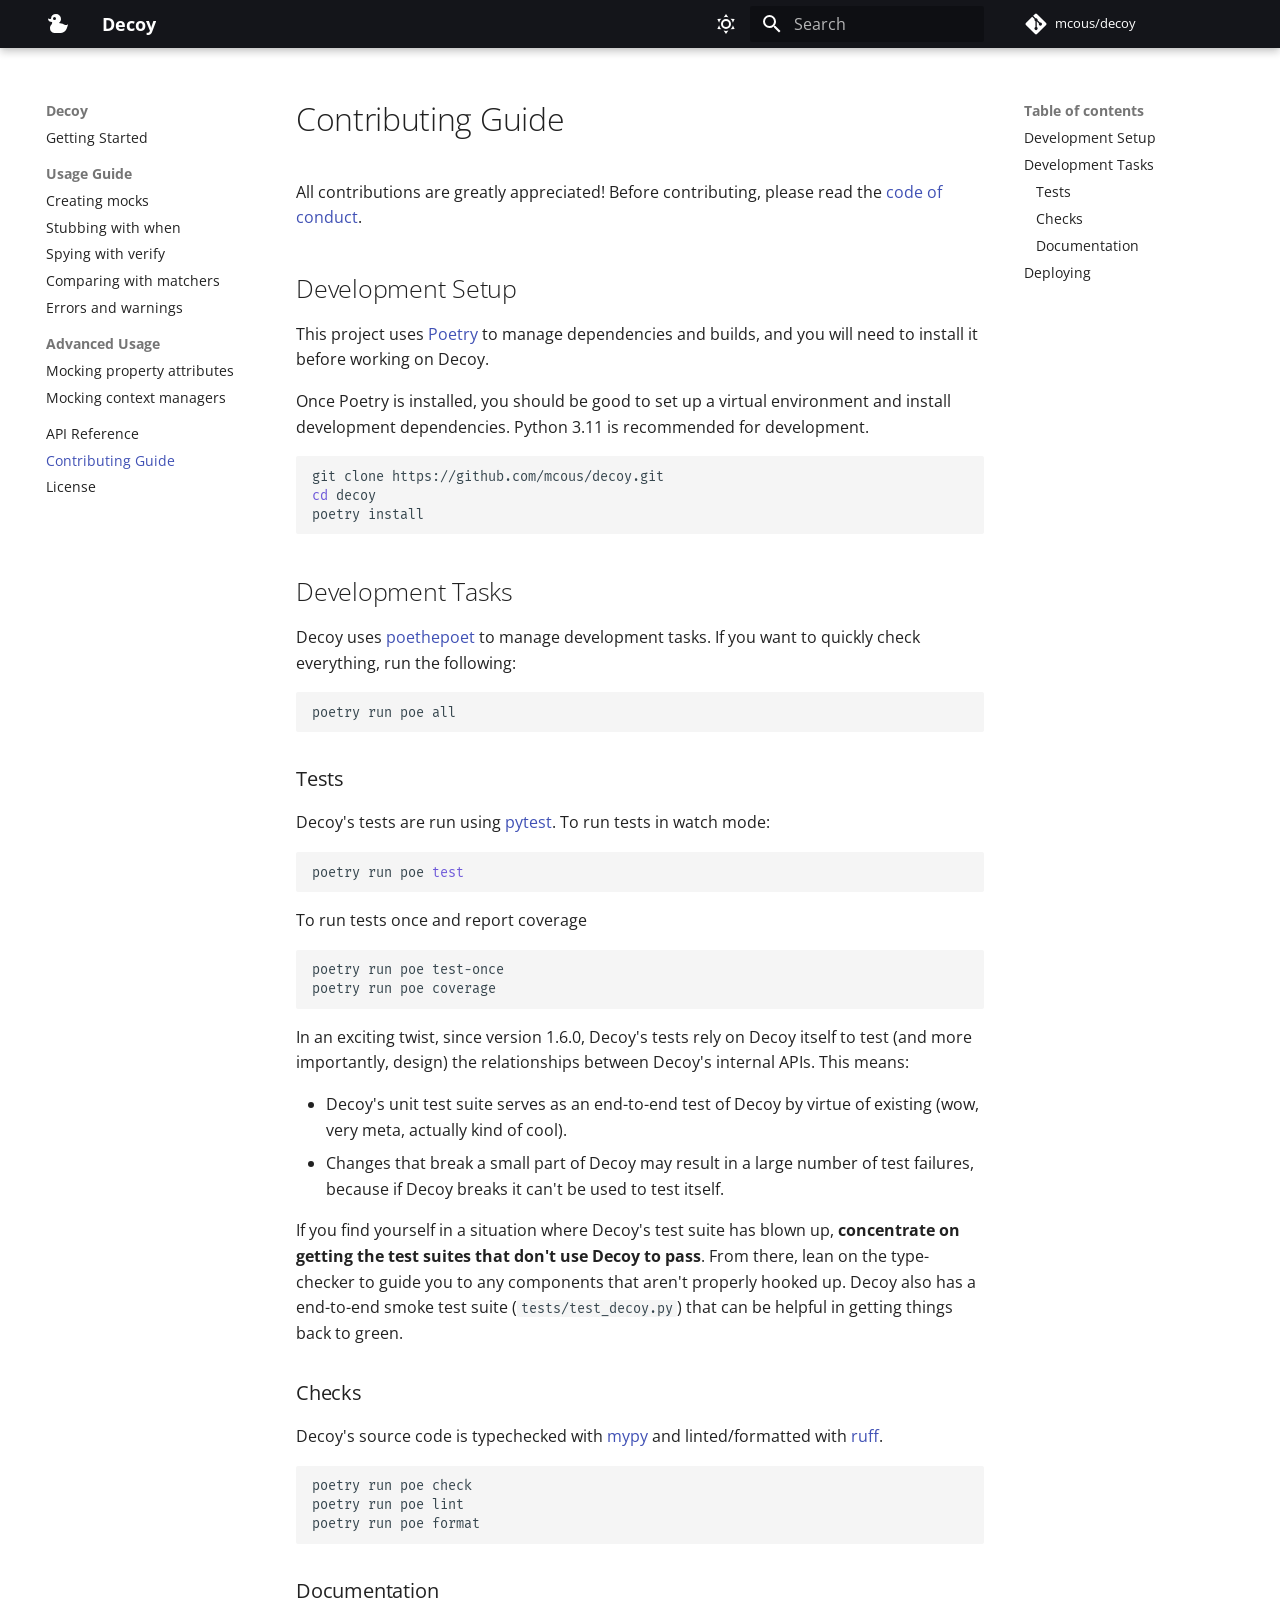
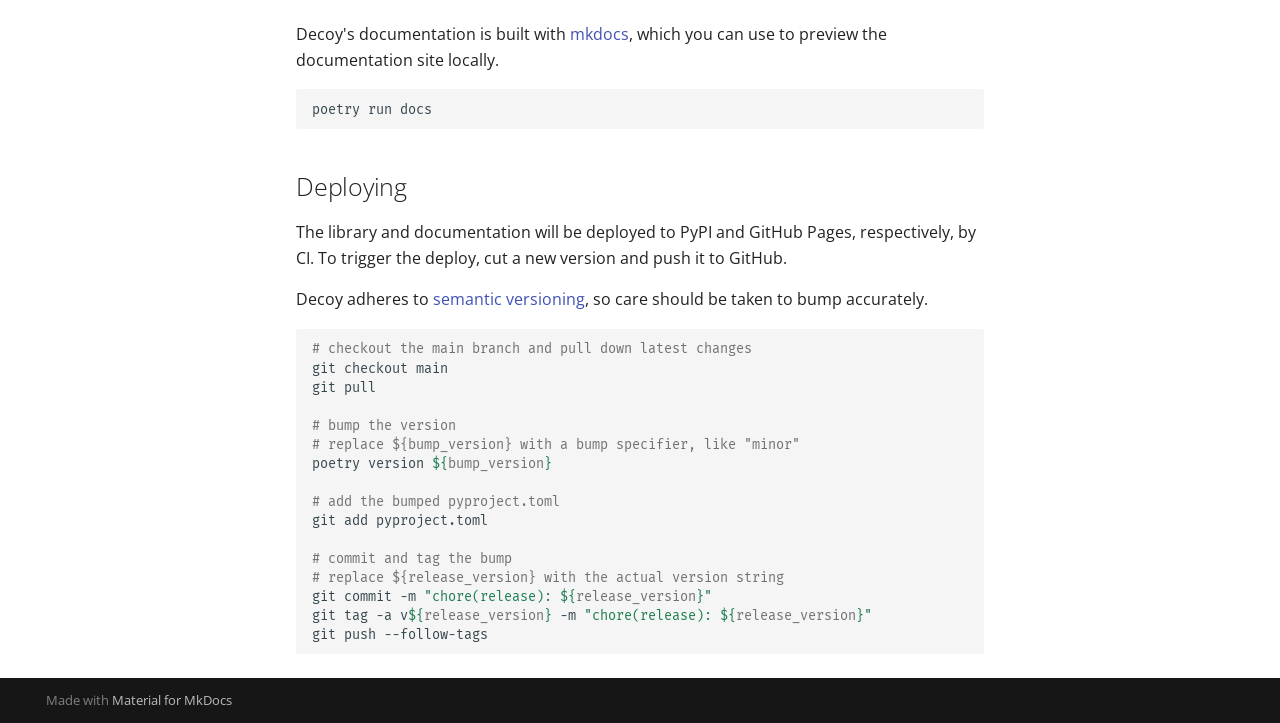
<file: contributing/index.html>
<!doctype html>
<html lang="en" class="no-js">
  <head>
    
      <meta charset="utf-8">
      <meta name="viewport" content="width=device-width,initial-scale=1">
      
        <meta name="description" content="Opinionated mocking library for Python.">
      
      
        <meta name="author" content="Michael Cousins">
      
      
        <link rel="canonical" href="https://michael.cousins.io/decoy/contributing/">
      
      
        <link rel="prev" href="../api/">
      
      
        <link rel="next" href="../license/">
      
      
      <link rel="icon" href="../img/favicon.ico">
      <meta name="generator" content="mkdocs-1.5.3, mkdocs-material-9.4.8">
    
    
      
        <title>Contributing Guide - Decoy</title>
      
    
    
      <link rel="stylesheet" href="../assets/stylesheets/main.4b4a2bd9.min.css">
      
        
        <link rel="stylesheet" href="../assets/stylesheets/palette.356b1318.min.css">
      
      


    
    
      
    
    
      
        
        
        <link rel="preconnect" href="https://fonts.gstatic.com" crossorigin>
        <link rel="stylesheet" href="https://fonts.googleapis.com/css?family=Open+Sans:300,300i,400,400i,700,700i%7CFira+Mono:400,400i,700,700i&display=fallback">
        <style>:root{--md-text-font:"Open Sans";--md-code-font:"Fira Mono"}</style>
      
    
    
      <link rel="stylesheet" href="../assets/_mkdocstrings.css">
    
      <link rel="stylesheet" href="../stylesheets/extra.css">
    
    <script>__md_scope=new URL("..",location),__md_hash=e=>[...e].reduce((e,_)=>(e<<5)-e+_.charCodeAt(0),0),__md_get=(e,_=localStorage,t=__md_scope)=>JSON.parse(_.getItem(t.pathname+"."+e)),__md_set=(e,_,t=localStorage,a=__md_scope)=>{try{t.setItem(a.pathname+"."+e,JSON.stringify(_))}catch(e){}}</script>
    
      

    
    
    
  </head>
  
  
    
    
      
    
    
    
    
    <body dir="ltr" data-md-color-scheme="default" data-md-color-primary="black" data-md-color-accent="indigo">
  
    
    
      <script>var palette=__md_get("__palette");if(palette&&"object"==typeof palette.color)for(var key of Object.keys(palette.color))document.body.setAttribute("data-md-color-"+key,palette.color[key])</script>
    
    <input class="md-toggle" data-md-toggle="drawer" type="checkbox" id="__drawer" autocomplete="off">
    <input class="md-toggle" data-md-toggle="search" type="checkbox" id="__search" autocomplete="off">
    <label class="md-overlay" for="__drawer"></label>
    <div data-md-component="skip">
      
        
        <a href="#contributing-guide" class="md-skip">
          Skip to content
        </a>
      
    </div>
    <div data-md-component="announce">
      
    </div>
    
    
      

  

<header class="md-header md-header--shadow" data-md-component="header">
  <nav class="md-header__inner md-grid" aria-label="Header">
    <a href=".." title="Decoy" class="md-header__button md-logo" aria-label="Decoy" data-md-component="logo">
      
  
  <svg xmlns="http://www.w3.org/2000/svg" viewBox="0 0 24 24"><path d="M8.5 5A1.5 1.5 0 0 0 7 6.5 1.5 1.5 0 0 0 8.5 8 1.5 1.5 0 0 0 10 6.5 1.5 1.5 0 0 0 8.5 5M10 2a5 5 0 0 1 5 5c0 1.7-.85 3.2-2.14 4.1 1.58.15 3.36.51 5.14 1.4 3 1.5 4-.5 4-.5s-1 9-7 9H9s-5 0-5-5c0-3 3-4 2-6-4 0-4-3.5-4-3.5 1 .5 2.24.5 3 .15A5.02 5.02 0 0 1 10 2Z"/></svg>

    </a>
    <label class="md-header__button md-icon" for="__drawer">
      
      <svg xmlns="http://www.w3.org/2000/svg" viewBox="0 0 24 24"><path d="M3 6h18v2H3V6m0 5h18v2H3v-2m0 5h18v2H3v-2Z"/></svg>
    </label>
    <div class="md-header__title" data-md-component="header-title">
      <div class="md-header__ellipsis">
        <div class="md-header__topic">
          <span class="md-ellipsis">
            Decoy
          </span>
        </div>
        <div class="md-header__topic" data-md-component="header-topic">
          <span class="md-ellipsis">
            
              Contributing Guide
            
          </span>
        </div>
      </div>
    </div>
    
      
        <form class="md-header__option" data-md-component="palette">
  
    
    
    
    <input class="md-option" data-md-color-media="(prefers-color-scheme: light)" data-md-color-scheme="default" data-md-color-primary="black" data-md-color-accent="indigo"  aria-label="Switch to dark mode"  type="radio" name="__palette" id="__palette_1">
    
      <label class="md-header__button md-icon" title="Switch to dark mode" for="__palette_2" hidden>
        <svg xmlns="http://www.w3.org/2000/svg" viewBox="0 0 24 24"><path d="M12 7a5 5 0 0 1 5 5 5 5 0 0 1-5 5 5 5 0 0 1-5-5 5 5 0 0 1 5-5m0 2a3 3 0 0 0-3 3 3 3 0 0 0 3 3 3 3 0 0 0 3-3 3 3 0 0 0-3-3m0-7 2.39 3.42C13.65 5.15 12.84 5 12 5c-.84 0-1.65.15-2.39.42L12 2M3.34 7l4.16-.35A7.2 7.2 0 0 0 5.94 8.5c-.44.74-.69 1.5-.83 2.29L3.34 7m.02 10 1.76-3.77a7.131 7.131 0 0 0 2.38 4.14L3.36 17M20.65 7l-1.77 3.79a7.023 7.023 0 0 0-2.38-4.15l4.15.36m-.01 10-4.14.36c.59-.51 1.12-1.14 1.54-1.86.42-.73.69-1.5.83-2.29L20.64 17M12 22l-2.41-3.44c.74.27 1.55.44 2.41.44.82 0 1.63-.17 2.37-.44L12 22Z"/></svg>
      </label>
    
  
    
    
    
    <input class="md-option" data-md-color-media="(prefers-color-scheme: dark)" data-md-color-scheme="slate" data-md-color-primary="amber" data-md-color-accent="yellow"  aria-label="Switch to light mode"  type="radio" name="__palette" id="__palette_2">
    
      <label class="md-header__button md-icon" title="Switch to light mode" for="__palette_1" hidden>
        <svg xmlns="http://www.w3.org/2000/svg" viewBox="0 0 24 24"><path d="m17.75 4.09-2.53 1.94.91 3.06-2.63-1.81-2.63 1.81.91-3.06-2.53-1.94L12.44 4l1.06-3 1.06 3 3.19.09m3.5 6.91-1.64 1.25.59 1.98-1.7-1.17-1.7 1.17.59-1.98L15.75 11l2.06-.05L18.5 9l.69 1.95 2.06.05m-2.28 4.95c.83-.08 1.72 1.1 1.19 1.85-.32.45-.66.87-1.08 1.27C15.17 23 8.84 23 4.94 19.07c-3.91-3.9-3.91-10.24 0-14.14.4-.4.82-.76 1.27-1.08.75-.53 1.93.36 1.85 1.19-.27 2.86.69 5.83 2.89 8.02a9.96 9.96 0 0 0 8.02 2.89m-1.64 2.02a12.08 12.08 0 0 1-7.8-3.47c-2.17-2.19-3.33-5-3.49-7.82-2.81 3.14-2.7 7.96.31 10.98 3.02 3.01 7.84 3.12 10.98.31Z"/></svg>
      </label>
    
  
</form>
      
    
    
    
      <label class="md-header__button md-icon" for="__search">
        
        <svg xmlns="http://www.w3.org/2000/svg" viewBox="0 0 24 24"><path d="M9.5 3A6.5 6.5 0 0 1 16 9.5c0 1.61-.59 3.09-1.56 4.23l.27.27h.79l5 5-1.5 1.5-5-5v-.79l-.27-.27A6.516 6.516 0 0 1 9.5 16 6.5 6.5 0 0 1 3 9.5 6.5 6.5 0 0 1 9.5 3m0 2C7 5 5 7 5 9.5S7 14 9.5 14 14 12 14 9.5 12 5 9.5 5Z"/></svg>
      </label>
      <div class="md-search" data-md-component="search" role="dialog">
  <label class="md-search__overlay" for="__search"></label>
  <div class="md-search__inner" role="search">
    <form class="md-search__form" name="search">
      <input type="text" class="md-search__input" name="query" aria-label="Search" placeholder="Search" autocapitalize="off" autocorrect="off" autocomplete="off" spellcheck="false" data-md-component="search-query" required>
      <label class="md-search__icon md-icon" for="__search">
        
        <svg xmlns="http://www.w3.org/2000/svg" viewBox="0 0 24 24"><path d="M9.5 3A6.5 6.5 0 0 1 16 9.5c0 1.61-.59 3.09-1.56 4.23l.27.27h.79l5 5-1.5 1.5-5-5v-.79l-.27-.27A6.516 6.516 0 0 1 9.5 16 6.5 6.5 0 0 1 3 9.5 6.5 6.5 0 0 1 9.5 3m0 2C7 5 5 7 5 9.5S7 14 9.5 14 14 12 14 9.5 12 5 9.5 5Z"/></svg>
        
        <svg xmlns="http://www.w3.org/2000/svg" viewBox="0 0 24 24"><path d="M20 11v2H8l5.5 5.5-1.42 1.42L4.16 12l7.92-7.92L13.5 5.5 8 11h12Z"/></svg>
      </label>
      <nav class="md-search__options" aria-label="Search">
        
        <button type="reset" class="md-search__icon md-icon" title="Clear" aria-label="Clear" tabindex="-1">
          
          <svg xmlns="http://www.w3.org/2000/svg" viewBox="0 0 24 24"><path d="M19 6.41 17.59 5 12 10.59 6.41 5 5 6.41 10.59 12 5 17.59 6.41 19 12 13.41 17.59 19 19 17.59 13.41 12 19 6.41Z"/></svg>
        </button>
      </nav>
      
    </form>
    <div class="md-search__output">
      <div class="md-search__scrollwrap" data-md-scrollfix>
        <div class="md-search-result" data-md-component="search-result">
          <div class="md-search-result__meta">
            Initializing search
          </div>
          <ol class="md-search-result__list" role="presentation"></ol>
        </div>
      </div>
    </div>
  </div>
</div>
    
    
      <div class="md-header__source">
        <a href="https://github.com/mcous/decoy" title="Go to repository" class="md-source" data-md-component="source">
  <div class="md-source__icon md-icon">
    
    <svg xmlns="http://www.w3.org/2000/svg" viewBox="0 0 448 512"><!--! Font Awesome Free 6.4.2 by @fontawesome - https://fontawesome.com License - https://fontawesome.com/license/free (Icons: CC BY 4.0, Fonts: SIL OFL 1.1, Code: MIT License) Copyright 2023 Fonticons, Inc.--><path d="M439.55 236.05 244 40.45a28.87 28.87 0 0 0-40.81 0l-40.66 40.63 51.52 51.52c27.06-9.14 52.68 16.77 43.39 43.68l49.66 49.66c34.23-11.8 61.18 31 35.47 56.69-26.49 26.49-70.21-2.87-56-37.34L240.22 199v121.85c25.3 12.54 22.26 41.85 9.08 55a34.34 34.34 0 0 1-48.55 0c-17.57-17.6-11.07-46.91 11.25-56v-123c-20.8-8.51-24.6-30.74-18.64-45L142.57 101 8.45 235.14a28.86 28.86 0 0 0 0 40.81l195.61 195.6a28.86 28.86 0 0 0 40.8 0l194.69-194.69a28.86 28.86 0 0 0 0-40.81z"/></svg>
  </div>
  <div class="md-source__repository">
    mcous/decoy
  </div>
</a>
      </div>
    
  </nav>
  
</header>
    
    <div class="md-container" data-md-component="container">
      
      
        
          
        
      
      <main class="md-main" data-md-component="main">
        <div class="md-main__inner md-grid">
          
            
              
              <div class="md-sidebar md-sidebar--primary" data-md-component="sidebar" data-md-type="navigation" >
                <div class="md-sidebar__scrollwrap">
                  <div class="md-sidebar__inner">
                    



<nav class="md-nav md-nav--primary" aria-label="Navigation" data-md-level="0">
  <label class="md-nav__title" for="__drawer">
    <a href=".." title="Decoy" class="md-nav__button md-logo" aria-label="Decoy" data-md-component="logo">
      
  
  <svg xmlns="http://www.w3.org/2000/svg" viewBox="0 0 24 24"><path d="M8.5 5A1.5 1.5 0 0 0 7 6.5 1.5 1.5 0 0 0 8.5 8 1.5 1.5 0 0 0 10 6.5 1.5 1.5 0 0 0 8.5 5M10 2a5 5 0 0 1 5 5c0 1.7-.85 3.2-2.14 4.1 1.58.15 3.36.51 5.14 1.4 3 1.5 4-.5 4-.5s-1 9-7 9H9s-5 0-5-5c0-3 3-4 2-6-4 0-4-3.5-4-3.5 1 .5 2.24.5 3 .15A5.02 5.02 0 0 1 10 2Z"/></svg>

    </a>
    Decoy
  </label>
  
    <div class="md-nav__source">
      <a href="https://github.com/mcous/decoy" title="Go to repository" class="md-source" data-md-component="source">
  <div class="md-source__icon md-icon">
    
    <svg xmlns="http://www.w3.org/2000/svg" viewBox="0 0 448 512"><!--! Font Awesome Free 6.4.2 by @fontawesome - https://fontawesome.com License - https://fontawesome.com/license/free (Icons: CC BY 4.0, Fonts: SIL OFL 1.1, Code: MIT License) Copyright 2023 Fonticons, Inc.--><path d="M439.55 236.05 244 40.45a28.87 28.87 0 0 0-40.81 0l-40.66 40.63 51.52 51.52c27.06-9.14 52.68 16.77 43.39 43.68l49.66 49.66c34.23-11.8 61.18 31 35.47 56.69-26.49 26.49-70.21-2.87-56-37.34L240.22 199v121.85c25.3 12.54 22.26 41.85 9.08 55a34.34 34.34 0 0 1-48.55 0c-17.57-17.6-11.07-46.91 11.25-56v-123c-20.8-8.51-24.6-30.74-18.64-45L142.57 101 8.45 235.14a28.86 28.86 0 0 0 0 40.81l195.61 195.6a28.86 28.86 0 0 0 40.8 0l194.69-194.69a28.86 28.86 0 0 0 0-40.81z"/></svg>
  </div>
  <div class="md-source__repository">
    mcous/decoy
  </div>
</a>
    </div>
  
  <ul class="md-nav__list" data-md-scrollfix>
    
      
      
  
  
  
    <li class="md-nav__item">
      <a href=".." class="md-nav__link">
        
  
  <span class="md-ellipsis">
    Getting Started
  </span>
  

      </a>
    </li>
  

    
      
      
  
  
  
    
    
    
    
    
      
      
    
    <li class="md-nav__item md-nav__item--section md-nav__item--nested">
      
        
        
        
        <input class="md-nav__toggle md-toggle " type="checkbox" id="__nav_2" >
        
          
          <label class="md-nav__link" for="__nav_2" id="__nav_2_label" tabindex="">
            
  
  <span class="md-ellipsis">
    Usage Guide
  </span>
  

            <span class="md-nav__icon md-icon"></span>
          </label>
        
        <nav class="md-nav" data-md-level="1" aria-labelledby="__nav_2_label" aria-expanded="false">
          <label class="md-nav__title" for="__nav_2">
            <span class="md-nav__icon md-icon"></span>
            Usage Guide
          </label>
          <ul class="md-nav__list" data-md-scrollfix>
            
              
                
  
  
  
    <li class="md-nav__item">
      <a href="../usage/create/" class="md-nav__link">
        
  
  <span class="md-ellipsis">
    Creating mocks
  </span>
  

      </a>
    </li>
  

              
            
              
                
  
  
  
    <li class="md-nav__item">
      <a href="../usage/when/" class="md-nav__link">
        
  
  <span class="md-ellipsis">
    Stubbing with when
  </span>
  

      </a>
    </li>
  

              
            
              
                
  
  
  
    <li class="md-nav__item">
      <a href="../usage/verify/" class="md-nav__link">
        
  
  <span class="md-ellipsis">
    Spying with verify
  </span>
  

      </a>
    </li>
  

              
            
              
                
  
  
  
    <li class="md-nav__item">
      <a href="../usage/matchers/" class="md-nav__link">
        
  
  <span class="md-ellipsis">
    Comparing with matchers
  </span>
  

      </a>
    </li>
  

              
            
              
                
  
  
  
    <li class="md-nav__item">
      <a href="../usage/errors-and-warnings/" class="md-nav__link">
        
  
  <span class="md-ellipsis">
    Errors and warnings
  </span>
  

      </a>
    </li>
  

              
            
          </ul>
        </nav>
      
    </li>
  

    
      
      
  
  
  
    
    
    
    
    
      
      
    
    <li class="md-nav__item md-nav__item--section md-nav__item--nested">
      
        
        
        
        <input class="md-nav__toggle md-toggle " type="checkbox" id="__nav_3" >
        
          
          <label class="md-nav__link" for="__nav_3" id="__nav_3_label" tabindex="">
            
  
  <span class="md-ellipsis">
    Advanced Usage
  </span>
  

            <span class="md-nav__icon md-icon"></span>
          </label>
        
        <nav class="md-nav" data-md-level="1" aria-labelledby="__nav_3_label" aria-expanded="false">
          <label class="md-nav__title" for="__nav_3">
            <span class="md-nav__icon md-icon"></span>
            Advanced Usage
          </label>
          <ul class="md-nav__list" data-md-scrollfix>
            
              
                
  
  
  
    <li class="md-nav__item">
      <a href="../advanced/properties/" class="md-nav__link">
        
  
  <span class="md-ellipsis">
    Mocking property attributes
  </span>
  

      </a>
    </li>
  

              
            
              
                
  
  
  
    <li class="md-nav__item">
      <a href="../advanced/context-managers/" class="md-nav__link">
        
  
  <span class="md-ellipsis">
    Mocking context managers
  </span>
  

      </a>
    </li>
  

              
            
          </ul>
        </nav>
      
    </li>
  

    
      
      
  
  
  
    <li class="md-nav__item">
      <a href="../api/" class="md-nav__link">
        
  
  <span class="md-ellipsis">
    API Reference
  </span>
  

      </a>
    </li>
  

    
      
      
  
  
    
  
  
    <li class="md-nav__item md-nav__item--active">
      
      <input class="md-nav__toggle md-toggle" type="checkbox" id="__toc">
      
      
        
      
      
        <label class="md-nav__link md-nav__link--active" for="__toc">
          
  
  <span class="md-ellipsis">
    Contributing Guide
  </span>
  

          <span class="md-nav__icon md-icon"></span>
        </label>
      
      <a href="./" class="md-nav__link md-nav__link--active">
        
  
  <span class="md-ellipsis">
    Contributing Guide
  </span>
  

      </a>
      
        

<nav class="md-nav md-nav--secondary" aria-label="Table of contents">
  
  
  
    
  
  
    <label class="md-nav__title" for="__toc">
      <span class="md-nav__icon md-icon"></span>
      Table of contents
    </label>
    <ul class="md-nav__list" data-md-component="toc" data-md-scrollfix>
      
        <li class="md-nav__item">
  <a href="#development-setup" class="md-nav__link">
    Development Setup
  </a>
  
</li>
      
        <li class="md-nav__item">
  <a href="#development-tasks" class="md-nav__link">
    Development Tasks
  </a>
  
    <nav class="md-nav" aria-label="Development Tasks">
      <ul class="md-nav__list">
        
          <li class="md-nav__item">
  <a href="#tests" class="md-nav__link">
    Tests
  </a>
  
</li>
        
          <li class="md-nav__item">
  <a href="#checks" class="md-nav__link">
    Checks
  </a>
  
</li>
        
          <li class="md-nav__item">
  <a href="#documentation" class="md-nav__link">
    Documentation
  </a>
  
</li>
        
      </ul>
    </nav>
  
</li>
      
        <li class="md-nav__item">
  <a href="#deploying" class="md-nav__link">
    Deploying
  </a>
  
</li>
      
    </ul>
  
</nav>
      
    </li>
  

    
      
      
  
  
  
    <li class="md-nav__item">
      <a href="../license/" class="md-nav__link">
        
  
  <span class="md-ellipsis">
    License
  </span>
  

      </a>
    </li>
  

    
  </ul>
</nav>
                  </div>
                </div>
              </div>
            
            
              
              <div class="md-sidebar md-sidebar--secondary" data-md-component="sidebar" data-md-type="toc" >
                <div class="md-sidebar__scrollwrap">
                  <div class="md-sidebar__inner">
                    

<nav class="md-nav md-nav--secondary" aria-label="Table of contents">
  
  
  
    
  
  
    <label class="md-nav__title" for="__toc">
      <span class="md-nav__icon md-icon"></span>
      Table of contents
    </label>
    <ul class="md-nav__list" data-md-component="toc" data-md-scrollfix>
      
        <li class="md-nav__item">
  <a href="#development-setup" class="md-nav__link">
    Development Setup
  </a>
  
</li>
      
        <li class="md-nav__item">
  <a href="#development-tasks" class="md-nav__link">
    Development Tasks
  </a>
  
    <nav class="md-nav" aria-label="Development Tasks">
      <ul class="md-nav__list">
        
          <li class="md-nav__item">
  <a href="#tests" class="md-nav__link">
    Tests
  </a>
  
</li>
        
          <li class="md-nav__item">
  <a href="#checks" class="md-nav__link">
    Checks
  </a>
  
</li>
        
          <li class="md-nav__item">
  <a href="#documentation" class="md-nav__link">
    Documentation
  </a>
  
</li>
        
      </ul>
    </nav>
  
</li>
      
        <li class="md-nav__item">
  <a href="#deploying" class="md-nav__link">
    Deploying
  </a>
  
</li>
      
    </ul>
  
</nav>
                  </div>
                </div>
              </div>
            
          
          
            <div class="md-content" data-md-component="content">
              <article class="md-content__inner md-typeset">
                
                  


<h1 id="contributing-guide">Contributing Guide<a class="headerlink" href="#contributing-guide" title="Permanent link">#</a></h1>
<p>All contributions are greatly appreciated! Before contributing, please read the <a href="https://github.com/mcous/decoy/blob/main/CODE_OF_CONDUCT.md">code of conduct</a>.</p>
<h2 id="development-setup">Development Setup<a class="headerlink" href="#development-setup" title="Permanent link">#</a></h2>
<p>This project uses <a href="https://python-poetry.org/">Poetry</a> to manage dependencies and builds, and you will need to install it before working on Decoy.</p>
<p>Once Poetry is installed, you should be good to set up a virtual environment and install development dependencies. Python 3.11 is recommended for development.</p>
<div class="highlight"><pre><span></span><code>git<span class="w"> </span>clone<span class="w"> </span>https://github.com/mcous/decoy.git
<span class="nb">cd</span><span class="w"> </span>decoy
poetry<span class="w"> </span>install
</code></pre></div>
<h2 id="development-tasks">Development Tasks<a class="headerlink" href="#development-tasks" title="Permanent link">#</a></h2>
<p>Decoy uses <a href="https://github.com/nat-n/poethepoet">poethepoet</a> to manage development tasks. If you want to quickly check everything, run the following:</p>
<div class="highlight"><pre><span></span><code>poetry<span class="w"> </span>run<span class="w"> </span>poe<span class="w"> </span>all
</code></pre></div>
<h3 id="tests">Tests<a class="headerlink" href="#tests" title="Permanent link">#</a></h3>
<p>Decoy's tests are run using <a href="https://docs.pytest.org/">pytest</a>. To run tests in watch mode:</p>
<div class="highlight"><pre><span></span><code>poetry<span class="w"> </span>run<span class="w"> </span>poe<span class="w"> </span><span class="nb">test</span>
</code></pre></div>
<p>To run tests once and report coverage</p>
<div class="highlight"><pre><span></span><code>poetry<span class="w"> </span>run<span class="w"> </span>poe<span class="w"> </span>test-once
poetry<span class="w"> </span>run<span class="w"> </span>poe<span class="w"> </span>coverage
</code></pre></div>
<p>In an exciting twist, since version 1.6.0, Decoy's tests rely on Decoy itself to test (and more importantly, design) the relationships between Decoy's internal APIs. This means:</p>
<ul>
<li>Decoy's unit test suite serves as an end-to-end test of Decoy by virtue of existing (wow, very meta, actually kind of cool).</li>
<li>Changes that break a small part of Decoy may result in a large number of test failures, because if Decoy breaks it can't be used to test itself.</li>
</ul>
<p>If you find yourself in a situation where Decoy's test suite has blown up, <strong>concentrate on getting the test suites that don't use Decoy to pass</strong>. From there, lean on the type-checker to guide you to any components that aren't properly hooked up. Decoy also has a end-to-end smoke test suite (<code>tests/test_decoy.py</code>) that can be helpful in getting things back to green.</p>
<h3 id="checks">Checks<a class="headerlink" href="#checks" title="Permanent link">#</a></h3>
<p>Decoy's source code is typechecked with <a href="https://mypy.readthedocs.io">mypy</a> and linted/formatted with <a href="https://github.com/astral-sh/ruff">ruff</a>.</p>
<div class="highlight"><pre><span></span><code>poetry<span class="w"> </span>run<span class="w"> </span>poe<span class="w"> </span>check
poetry<span class="w"> </span>run<span class="w"> </span>poe<span class="w"> </span>lint
poetry<span class="w"> </span>run<span class="w"> </span>poe<span class="w"> </span>format
</code></pre></div>
<h3 id="documentation">Documentation<a class="headerlink" href="#documentation" title="Permanent link">#</a></h3>
<p>Decoy's documentation is built with <a href="https://www.mkdocs.org/">mkdocs</a>, which you can use to preview the documentation site locally.</p>
<div class="highlight"><pre><span></span><code>poetry<span class="w"> </span>run<span class="w"> </span>docs
</code></pre></div>
<h2 id="deploying">Deploying<a class="headerlink" href="#deploying" title="Permanent link">#</a></h2>
<p>The library and documentation will be deployed to PyPI and GitHub Pages, respectively, by CI. To trigger the deploy, cut a new version and push it to GitHub.</p>
<p>Decoy adheres to <a href="https://semver.org/">semantic versioning</a>, so care should be taken to bump accurately.</p>
<div class="highlight"><pre><span></span><code><span class="c1"># checkout the main branch and pull down latest changes</span>
git<span class="w"> </span>checkout<span class="w"> </span>main
git<span class="w"> </span>pull

<span class="c1"># bump the version</span>
<span class="c1"># replace ${bump_version} with a bump specifier, like &quot;minor&quot;</span>
poetry<span class="w"> </span>version<span class="w"> </span><span class="si">${</span><span class="nv">bump_version</span><span class="si">}</span>

<span class="c1"># add the bumped pyproject.toml</span>
git<span class="w"> </span>add<span class="w"> </span>pyproject.toml

<span class="c1"># commit and tag the bump</span>
<span class="c1"># replace ${release_version} with the actual version string</span>
git<span class="w"> </span>commit<span class="w"> </span>-m<span class="w"> </span><span class="s2">&quot;chore(release): </span><span class="si">${</span><span class="nv">release_version</span><span class="si">}</span><span class="s2">&quot;</span>
git<span class="w"> </span>tag<span class="w"> </span>-a<span class="w"> </span>v<span class="si">${</span><span class="nv">release_version</span><span class="si">}</span><span class="w"> </span>-m<span class="w"> </span><span class="s2">&quot;chore(release): </span><span class="si">${</span><span class="nv">release_version</span><span class="si">}</span><span class="s2">&quot;</span>
git<span class="w"> </span>push<span class="w"> </span>--follow-tags
</code></pre></div>





                
              </article>
            </div>
          
          
        </div>
        
      </main>
      
        <footer class="md-footer">
  
  <div class="md-footer-meta md-typeset">
    <div class="md-footer-meta__inner md-grid">
      <div class="md-copyright">
  
  
    Made with
    <a href="https://squidfunk.github.io/mkdocs-material/" target="_blank" rel="noopener">
      Material for MkDocs
    </a>
  
</div>
      
    </div>
  </div>
</footer>
      
    </div>
    <div class="md-dialog" data-md-component="dialog">
      <div class="md-dialog__inner md-typeset"></div>
    </div>
    
    
    <script id="__config" type="application/json">{"base": "..", "features": ["navigation.instant", "navigation.sections"], "search": "../assets/javascripts/workers/search.f886a092.min.js", "translations": {"clipboard.copied": "Copied to clipboard", "clipboard.copy": "Copy to clipboard", "search.result.more.one": "1 more on this page", "search.result.more.other": "# more on this page", "search.result.none": "No matching documents", "search.result.one": "1 matching document", "search.result.other": "# matching documents", "search.result.placeholder": "Type to start searching", "search.result.term.missing": "Missing", "select.version": "Select version"}}</script>
    
    
      <script src="../assets/javascripts/bundle.81fa17fe.min.js"></script>
      
    
  </body>
</html>
</file>
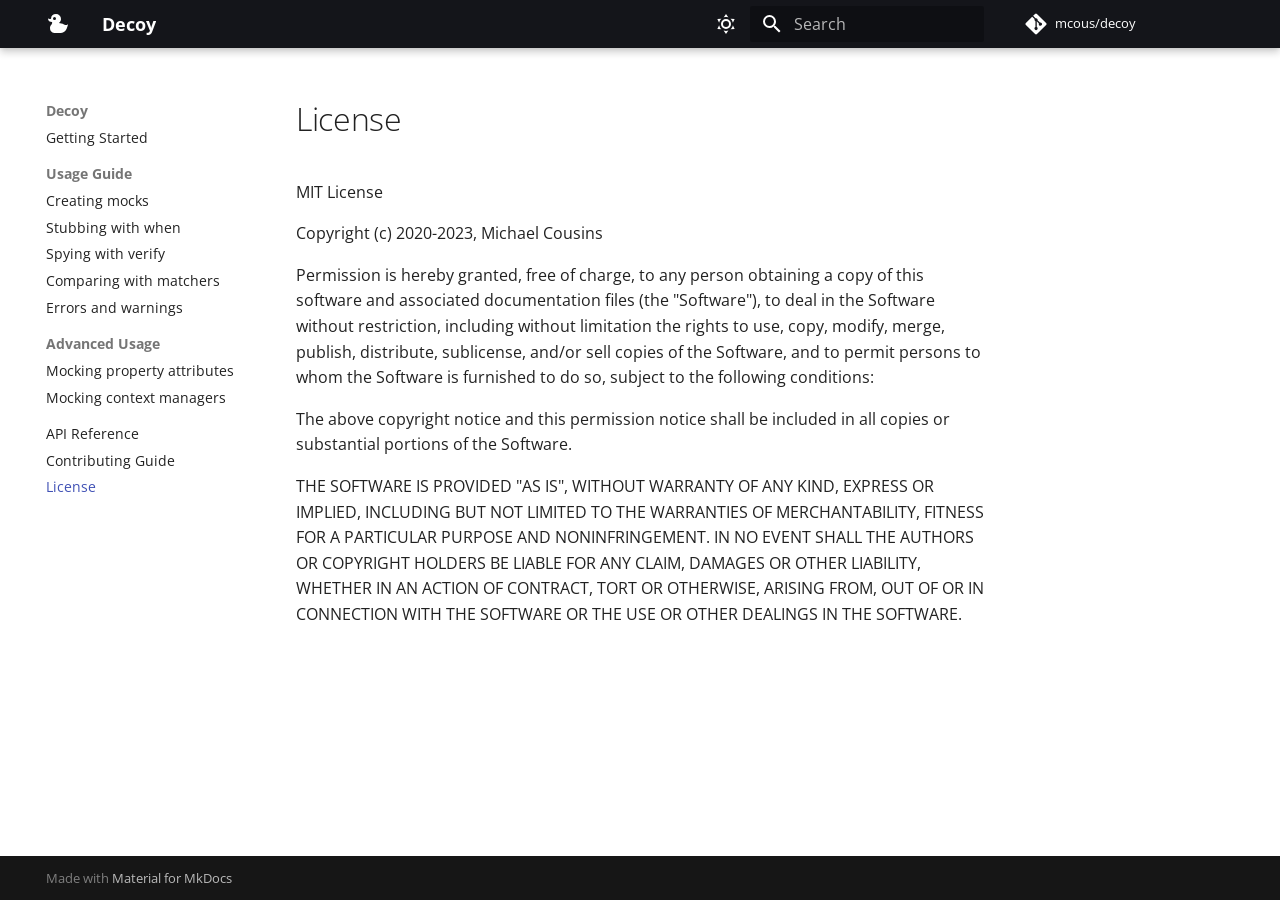
<file: license/index.html>
<!doctype html>
<html lang="en" class="no-js">
  <head>
    
      <meta charset="utf-8">
      <meta name="viewport" content="width=device-width,initial-scale=1">
      
        <meta name="description" content="Opinionated mocking library for Python.">
      
      
        <meta name="author" content="Michael Cousins">
      
      
        <link rel="canonical" href="https://michael.cousins.io/decoy/license/">
      
      
        <link rel="prev" href="../contributing/">
      
      
      
      <link rel="icon" href="../img/favicon.ico">
      <meta name="generator" content="mkdocs-1.5.3, mkdocs-material-9.4.8">
    
    
      
        <title>License - Decoy</title>
      
    
    
      <link rel="stylesheet" href="../assets/stylesheets/main.4b4a2bd9.min.css">
      
        
        <link rel="stylesheet" href="../assets/stylesheets/palette.356b1318.min.css">
      
      


    
    
      
    
    
      
        
        
        <link rel="preconnect" href="https://fonts.gstatic.com" crossorigin>
        <link rel="stylesheet" href="https://fonts.googleapis.com/css?family=Open+Sans:300,300i,400,400i,700,700i%7CFira+Mono:400,400i,700,700i&display=fallback">
        <style>:root{--md-text-font:"Open Sans";--md-code-font:"Fira Mono"}</style>
      
    
    
      <link rel="stylesheet" href="../assets/_mkdocstrings.css">
    
      <link rel="stylesheet" href="../stylesheets/extra.css">
    
    <script>__md_scope=new URL("..",location),__md_hash=e=>[...e].reduce((e,_)=>(e<<5)-e+_.charCodeAt(0),0),__md_get=(e,_=localStorage,t=__md_scope)=>JSON.parse(_.getItem(t.pathname+"."+e)),__md_set=(e,_,t=localStorage,a=__md_scope)=>{try{t.setItem(a.pathname+"."+e,JSON.stringify(_))}catch(e){}}</script>
    
      

    
    
    
  </head>
  
  
    
    
      
    
    
    
    
    <body dir="ltr" data-md-color-scheme="default" data-md-color-primary="black" data-md-color-accent="indigo">
  
    
    
      <script>var palette=__md_get("__palette");if(palette&&"object"==typeof palette.color)for(var key of Object.keys(palette.color))document.body.setAttribute("data-md-color-"+key,palette.color[key])</script>
    
    <input class="md-toggle" data-md-toggle="drawer" type="checkbox" id="__drawer" autocomplete="off">
    <input class="md-toggle" data-md-toggle="search" type="checkbox" id="__search" autocomplete="off">
    <label class="md-overlay" for="__drawer"></label>
    <div data-md-component="skip">
      
    </div>
    <div data-md-component="announce">
      
    </div>
    
    
      

  

<header class="md-header md-header--shadow" data-md-component="header">
  <nav class="md-header__inner md-grid" aria-label="Header">
    <a href=".." title="Decoy" class="md-header__button md-logo" aria-label="Decoy" data-md-component="logo">
      
  
  <svg xmlns="http://www.w3.org/2000/svg" viewBox="0 0 24 24"><path d="M8.5 5A1.5 1.5 0 0 0 7 6.5 1.5 1.5 0 0 0 8.5 8 1.5 1.5 0 0 0 10 6.5 1.5 1.5 0 0 0 8.5 5M10 2a5 5 0 0 1 5 5c0 1.7-.85 3.2-2.14 4.1 1.58.15 3.36.51 5.14 1.4 3 1.5 4-.5 4-.5s-1 9-7 9H9s-5 0-5-5c0-3 3-4 2-6-4 0-4-3.5-4-3.5 1 .5 2.24.5 3 .15A5.02 5.02 0 0 1 10 2Z"/></svg>

    </a>
    <label class="md-header__button md-icon" for="__drawer">
      
      <svg xmlns="http://www.w3.org/2000/svg" viewBox="0 0 24 24"><path d="M3 6h18v2H3V6m0 5h18v2H3v-2m0 5h18v2H3v-2Z"/></svg>
    </label>
    <div class="md-header__title" data-md-component="header-title">
      <div class="md-header__ellipsis">
        <div class="md-header__topic">
          <span class="md-ellipsis">
            Decoy
          </span>
        </div>
        <div class="md-header__topic" data-md-component="header-topic">
          <span class="md-ellipsis">
            
              License
            
          </span>
        </div>
      </div>
    </div>
    
      
        <form class="md-header__option" data-md-component="palette">
  
    
    
    
    <input class="md-option" data-md-color-media="(prefers-color-scheme: light)" data-md-color-scheme="default" data-md-color-primary="black" data-md-color-accent="indigo"  aria-label="Switch to dark mode"  type="radio" name="__palette" id="__palette_1">
    
      <label class="md-header__button md-icon" title="Switch to dark mode" for="__palette_2" hidden>
        <svg xmlns="http://www.w3.org/2000/svg" viewBox="0 0 24 24"><path d="M12 7a5 5 0 0 1 5 5 5 5 0 0 1-5 5 5 5 0 0 1-5-5 5 5 0 0 1 5-5m0 2a3 3 0 0 0-3 3 3 3 0 0 0 3 3 3 3 0 0 0 3-3 3 3 0 0 0-3-3m0-7 2.39 3.42C13.65 5.15 12.84 5 12 5c-.84 0-1.65.15-2.39.42L12 2M3.34 7l4.16-.35A7.2 7.2 0 0 0 5.94 8.5c-.44.74-.69 1.5-.83 2.29L3.34 7m.02 10 1.76-3.77a7.131 7.131 0 0 0 2.38 4.14L3.36 17M20.65 7l-1.77 3.79a7.023 7.023 0 0 0-2.38-4.15l4.15.36m-.01 10-4.14.36c.59-.51 1.12-1.14 1.54-1.86.42-.73.69-1.5.83-2.29L20.64 17M12 22l-2.41-3.44c.74.27 1.55.44 2.41.44.82 0 1.63-.17 2.37-.44L12 22Z"/></svg>
      </label>
    
  
    
    
    
    <input class="md-option" data-md-color-media="(prefers-color-scheme: dark)" data-md-color-scheme="slate" data-md-color-primary="amber" data-md-color-accent="yellow"  aria-label="Switch to light mode"  type="radio" name="__palette" id="__palette_2">
    
      <label class="md-header__button md-icon" title="Switch to light mode" for="__palette_1" hidden>
        <svg xmlns="http://www.w3.org/2000/svg" viewBox="0 0 24 24"><path d="m17.75 4.09-2.53 1.94.91 3.06-2.63-1.81-2.63 1.81.91-3.06-2.53-1.94L12.44 4l1.06-3 1.06 3 3.19.09m3.5 6.91-1.64 1.25.59 1.98-1.7-1.17-1.7 1.17.59-1.98L15.75 11l2.06-.05L18.5 9l.69 1.95 2.06.05m-2.28 4.95c.83-.08 1.72 1.1 1.19 1.85-.32.45-.66.87-1.08 1.27C15.17 23 8.84 23 4.94 19.07c-3.91-3.9-3.91-10.24 0-14.14.4-.4.82-.76 1.27-1.08.75-.53 1.93.36 1.85 1.19-.27 2.86.69 5.83 2.89 8.02a9.96 9.96 0 0 0 8.02 2.89m-1.64 2.02a12.08 12.08 0 0 1-7.8-3.47c-2.17-2.19-3.33-5-3.49-7.82-2.81 3.14-2.7 7.96.31 10.98 3.02 3.01 7.84 3.12 10.98.31Z"/></svg>
      </label>
    
  
</form>
      
    
    
    
      <label class="md-header__button md-icon" for="__search">
        
        <svg xmlns="http://www.w3.org/2000/svg" viewBox="0 0 24 24"><path d="M9.5 3A6.5 6.5 0 0 1 16 9.5c0 1.61-.59 3.09-1.56 4.23l.27.27h.79l5 5-1.5 1.5-5-5v-.79l-.27-.27A6.516 6.516 0 0 1 9.5 16 6.5 6.5 0 0 1 3 9.5 6.5 6.5 0 0 1 9.5 3m0 2C7 5 5 7 5 9.5S7 14 9.5 14 14 12 14 9.5 12 5 9.5 5Z"/></svg>
      </label>
      <div class="md-search" data-md-component="search" role="dialog">
  <label class="md-search__overlay" for="__search"></label>
  <div class="md-search__inner" role="search">
    <form class="md-search__form" name="search">
      <input type="text" class="md-search__input" name="query" aria-label="Search" placeholder="Search" autocapitalize="off" autocorrect="off" autocomplete="off" spellcheck="false" data-md-component="search-query" required>
      <label class="md-search__icon md-icon" for="__search">
        
        <svg xmlns="http://www.w3.org/2000/svg" viewBox="0 0 24 24"><path d="M9.5 3A6.5 6.5 0 0 1 16 9.5c0 1.61-.59 3.09-1.56 4.23l.27.27h.79l5 5-1.5 1.5-5-5v-.79l-.27-.27A6.516 6.516 0 0 1 9.5 16 6.5 6.5 0 0 1 3 9.5 6.5 6.5 0 0 1 9.5 3m0 2C7 5 5 7 5 9.5S7 14 9.5 14 14 12 14 9.5 12 5 9.5 5Z"/></svg>
        
        <svg xmlns="http://www.w3.org/2000/svg" viewBox="0 0 24 24"><path d="M20 11v2H8l5.5 5.5-1.42 1.42L4.16 12l7.92-7.92L13.5 5.5 8 11h12Z"/></svg>
      </label>
      <nav class="md-search__options" aria-label="Search">
        
        <button type="reset" class="md-search__icon md-icon" title="Clear" aria-label="Clear" tabindex="-1">
          
          <svg xmlns="http://www.w3.org/2000/svg" viewBox="0 0 24 24"><path d="M19 6.41 17.59 5 12 10.59 6.41 5 5 6.41 10.59 12 5 17.59 6.41 19 12 13.41 17.59 19 19 17.59 13.41 12 19 6.41Z"/></svg>
        </button>
      </nav>
      
    </form>
    <div class="md-search__output">
      <div class="md-search__scrollwrap" data-md-scrollfix>
        <div class="md-search-result" data-md-component="search-result">
          <div class="md-search-result__meta">
            Initializing search
          </div>
          <ol class="md-search-result__list" role="presentation"></ol>
        </div>
      </div>
    </div>
  </div>
</div>
    
    
      <div class="md-header__source">
        <a href="https://github.com/mcous/decoy" title="Go to repository" class="md-source" data-md-component="source">
  <div class="md-source__icon md-icon">
    
    <svg xmlns="http://www.w3.org/2000/svg" viewBox="0 0 448 512"><!--! Font Awesome Free 6.4.2 by @fontawesome - https://fontawesome.com License - https://fontawesome.com/license/free (Icons: CC BY 4.0, Fonts: SIL OFL 1.1, Code: MIT License) Copyright 2023 Fonticons, Inc.--><path d="M439.55 236.05 244 40.45a28.87 28.87 0 0 0-40.81 0l-40.66 40.63 51.52 51.52c27.06-9.14 52.68 16.77 43.39 43.68l49.66 49.66c34.23-11.8 61.18 31 35.47 56.69-26.49 26.49-70.21-2.87-56-37.34L240.22 199v121.85c25.3 12.54 22.26 41.85 9.08 55a34.34 34.34 0 0 1-48.55 0c-17.57-17.6-11.07-46.91 11.25-56v-123c-20.8-8.51-24.6-30.74-18.64-45L142.57 101 8.45 235.14a28.86 28.86 0 0 0 0 40.81l195.61 195.6a28.86 28.86 0 0 0 40.8 0l194.69-194.69a28.86 28.86 0 0 0 0-40.81z"/></svg>
  </div>
  <div class="md-source__repository">
    mcous/decoy
  </div>
</a>
      </div>
    
  </nav>
  
</header>
    
    <div class="md-container" data-md-component="container">
      
      
        
          
        
      
      <main class="md-main" data-md-component="main">
        <div class="md-main__inner md-grid">
          
            
              
              <div class="md-sidebar md-sidebar--primary" data-md-component="sidebar" data-md-type="navigation" >
                <div class="md-sidebar__scrollwrap">
                  <div class="md-sidebar__inner">
                    



<nav class="md-nav md-nav--primary" aria-label="Navigation" data-md-level="0">
  <label class="md-nav__title" for="__drawer">
    <a href=".." title="Decoy" class="md-nav__button md-logo" aria-label="Decoy" data-md-component="logo">
      
  
  <svg xmlns="http://www.w3.org/2000/svg" viewBox="0 0 24 24"><path d="M8.5 5A1.5 1.5 0 0 0 7 6.5 1.5 1.5 0 0 0 8.5 8 1.5 1.5 0 0 0 10 6.5 1.5 1.5 0 0 0 8.5 5M10 2a5 5 0 0 1 5 5c0 1.7-.85 3.2-2.14 4.1 1.58.15 3.36.51 5.14 1.4 3 1.5 4-.5 4-.5s-1 9-7 9H9s-5 0-5-5c0-3 3-4 2-6-4 0-4-3.5-4-3.5 1 .5 2.24.5 3 .15A5.02 5.02 0 0 1 10 2Z"/></svg>

    </a>
    Decoy
  </label>
  
    <div class="md-nav__source">
      <a href="https://github.com/mcous/decoy" title="Go to repository" class="md-source" data-md-component="source">
  <div class="md-source__icon md-icon">
    
    <svg xmlns="http://www.w3.org/2000/svg" viewBox="0 0 448 512"><!--! Font Awesome Free 6.4.2 by @fontawesome - https://fontawesome.com License - https://fontawesome.com/license/free (Icons: CC BY 4.0, Fonts: SIL OFL 1.1, Code: MIT License) Copyright 2023 Fonticons, Inc.--><path d="M439.55 236.05 244 40.45a28.87 28.87 0 0 0-40.81 0l-40.66 40.63 51.52 51.52c27.06-9.14 52.68 16.77 43.39 43.68l49.66 49.66c34.23-11.8 61.18 31 35.47 56.69-26.49 26.49-70.21-2.87-56-37.34L240.22 199v121.85c25.3 12.54 22.26 41.85 9.08 55a34.34 34.34 0 0 1-48.55 0c-17.57-17.6-11.07-46.91 11.25-56v-123c-20.8-8.51-24.6-30.74-18.64-45L142.57 101 8.45 235.14a28.86 28.86 0 0 0 0 40.81l195.61 195.6a28.86 28.86 0 0 0 40.8 0l194.69-194.69a28.86 28.86 0 0 0 0-40.81z"/></svg>
  </div>
  <div class="md-source__repository">
    mcous/decoy
  </div>
</a>
    </div>
  
  <ul class="md-nav__list" data-md-scrollfix>
    
      
      
  
  
  
    <li class="md-nav__item">
      <a href=".." class="md-nav__link">
        
  
  <span class="md-ellipsis">
    Getting Started
  </span>
  

      </a>
    </li>
  

    
      
      
  
  
  
    
    
    
    
    
      
      
    
    <li class="md-nav__item md-nav__item--section md-nav__item--nested">
      
        
        
        
        <input class="md-nav__toggle md-toggle " type="checkbox" id="__nav_2" >
        
          
          <label class="md-nav__link" for="__nav_2" id="__nav_2_label" tabindex="">
            
  
  <span class="md-ellipsis">
    Usage Guide
  </span>
  

            <span class="md-nav__icon md-icon"></span>
          </label>
        
        <nav class="md-nav" data-md-level="1" aria-labelledby="__nav_2_label" aria-expanded="false">
          <label class="md-nav__title" for="__nav_2">
            <span class="md-nav__icon md-icon"></span>
            Usage Guide
          </label>
          <ul class="md-nav__list" data-md-scrollfix>
            
              
                
  
  
  
    <li class="md-nav__item">
      <a href="../usage/create/" class="md-nav__link">
        
  
  <span class="md-ellipsis">
    Creating mocks
  </span>
  

      </a>
    </li>
  

              
            
              
                
  
  
  
    <li class="md-nav__item">
      <a href="../usage/when/" class="md-nav__link">
        
  
  <span class="md-ellipsis">
    Stubbing with when
  </span>
  

      </a>
    </li>
  

              
            
              
                
  
  
  
    <li class="md-nav__item">
      <a href="../usage/verify/" class="md-nav__link">
        
  
  <span class="md-ellipsis">
    Spying with verify
  </span>
  

      </a>
    </li>
  

              
            
              
                
  
  
  
    <li class="md-nav__item">
      <a href="../usage/matchers/" class="md-nav__link">
        
  
  <span class="md-ellipsis">
    Comparing with matchers
  </span>
  

      </a>
    </li>
  

              
            
              
                
  
  
  
    <li class="md-nav__item">
      <a href="../usage/errors-and-warnings/" class="md-nav__link">
        
  
  <span class="md-ellipsis">
    Errors and warnings
  </span>
  

      </a>
    </li>
  

              
            
          </ul>
        </nav>
      
    </li>
  

    
      
      
  
  
  
    
    
    
    
    
      
      
    
    <li class="md-nav__item md-nav__item--section md-nav__item--nested">
      
        
        
        
        <input class="md-nav__toggle md-toggle " type="checkbox" id="__nav_3" >
        
          
          <label class="md-nav__link" for="__nav_3" id="__nav_3_label" tabindex="">
            
  
  <span class="md-ellipsis">
    Advanced Usage
  </span>
  

            <span class="md-nav__icon md-icon"></span>
          </label>
        
        <nav class="md-nav" data-md-level="1" aria-labelledby="__nav_3_label" aria-expanded="false">
          <label class="md-nav__title" for="__nav_3">
            <span class="md-nav__icon md-icon"></span>
            Advanced Usage
          </label>
          <ul class="md-nav__list" data-md-scrollfix>
            
              
                
  
  
  
    <li class="md-nav__item">
      <a href="../advanced/properties/" class="md-nav__link">
        
  
  <span class="md-ellipsis">
    Mocking property attributes
  </span>
  

      </a>
    </li>
  

              
            
              
                
  
  
  
    <li class="md-nav__item">
      <a href="../advanced/context-managers/" class="md-nav__link">
        
  
  <span class="md-ellipsis">
    Mocking context managers
  </span>
  

      </a>
    </li>
  

              
            
          </ul>
        </nav>
      
    </li>
  

    
      
      
  
  
  
    <li class="md-nav__item">
      <a href="../api/" class="md-nav__link">
        
  
  <span class="md-ellipsis">
    API Reference
  </span>
  

      </a>
    </li>
  

    
      
      
  
  
  
    <li class="md-nav__item">
      <a href="../contributing/" class="md-nav__link">
        
  
  <span class="md-ellipsis">
    Contributing Guide
  </span>
  

      </a>
    </li>
  

    
      
      
  
  
    
  
  
    <li class="md-nav__item md-nav__item--active">
      
      <input class="md-nav__toggle md-toggle" type="checkbox" id="__toc">
      
      
      
      <a href="./" class="md-nav__link md-nav__link--active">
        
  
  <span class="md-ellipsis">
    License
  </span>
  

      </a>
      
    </li>
  

    
  </ul>
</nav>
                  </div>
                </div>
              </div>
            
            
              
              <div class="md-sidebar md-sidebar--secondary" data-md-component="sidebar" data-md-type="toc" >
                <div class="md-sidebar__scrollwrap">
                  <div class="md-sidebar__inner">
                    

<nav class="md-nav md-nav--secondary" aria-label="Table of contents">
  
  
  
  
</nav>
                  </div>
                </div>
              </div>
            
          
          
            <div class="md-content" data-md-component="content">
              <article class="md-content__inner md-typeset">
                
                  


  <h1>License</h1>

<p>MIT License</p>
<p>Copyright (c) 2020-2023, Michael Cousins</p>
<p>Permission is hereby granted, free of charge, to any person obtaining a copy
of this software and associated documentation files (the "Software"), to deal
in the Software without restriction, including without limitation the rights
to use, copy, modify, merge, publish, distribute, sublicense, and/or sell
copies of the Software, and to permit persons to whom the Software is
furnished to do so, subject to the following conditions:</p>
<p>The above copyright notice and this permission notice shall be included in all
copies or substantial portions of the Software.</p>
<p>THE SOFTWARE IS PROVIDED "AS IS", WITHOUT WARRANTY OF ANY KIND, EXPRESS OR
IMPLIED, INCLUDING BUT NOT LIMITED TO THE WARRANTIES OF MERCHANTABILITY,
FITNESS FOR A PARTICULAR PURPOSE AND NONINFRINGEMENT. IN NO EVENT SHALL THE
AUTHORS OR COPYRIGHT HOLDERS BE LIABLE FOR ANY CLAIM, DAMAGES OR OTHER
LIABILITY, WHETHER IN AN ACTION OF CONTRACT, TORT OR OTHERWISE, ARISING FROM,
OUT OF OR IN CONNECTION WITH THE SOFTWARE OR THE USE OR OTHER DEALINGS IN THE
SOFTWARE.</p>





                
              </article>
            </div>
          
          
        </div>
        
      </main>
      
        <footer class="md-footer">
  
  <div class="md-footer-meta md-typeset">
    <div class="md-footer-meta__inner md-grid">
      <div class="md-copyright">
  
  
    Made with
    <a href="https://squidfunk.github.io/mkdocs-material/" target="_blank" rel="noopener">
      Material for MkDocs
    </a>
  
</div>
      
    </div>
  </div>
</footer>
      
    </div>
    <div class="md-dialog" data-md-component="dialog">
      <div class="md-dialog__inner md-typeset"></div>
    </div>
    
    
    <script id="__config" type="application/json">{"base": "..", "features": ["navigation.instant", "navigation.sections"], "search": "../assets/javascripts/workers/search.f886a092.min.js", "translations": {"clipboard.copied": "Copied to clipboard", "clipboard.copy": "Copy to clipboard", "search.result.more.one": "1 more on this page", "search.result.more.other": "# more on this page", "search.result.none": "No matching documents", "search.result.one": "1 matching document", "search.result.other": "# matching documents", "search.result.placeholder": "Type to start searching", "search.result.term.missing": "Missing", "select.version": "Select version"}}</script>
    
    
      <script src="../assets/javascripts/bundle.81fa17fe.min.js"></script>
      
    
  </body>
</html>
</file>
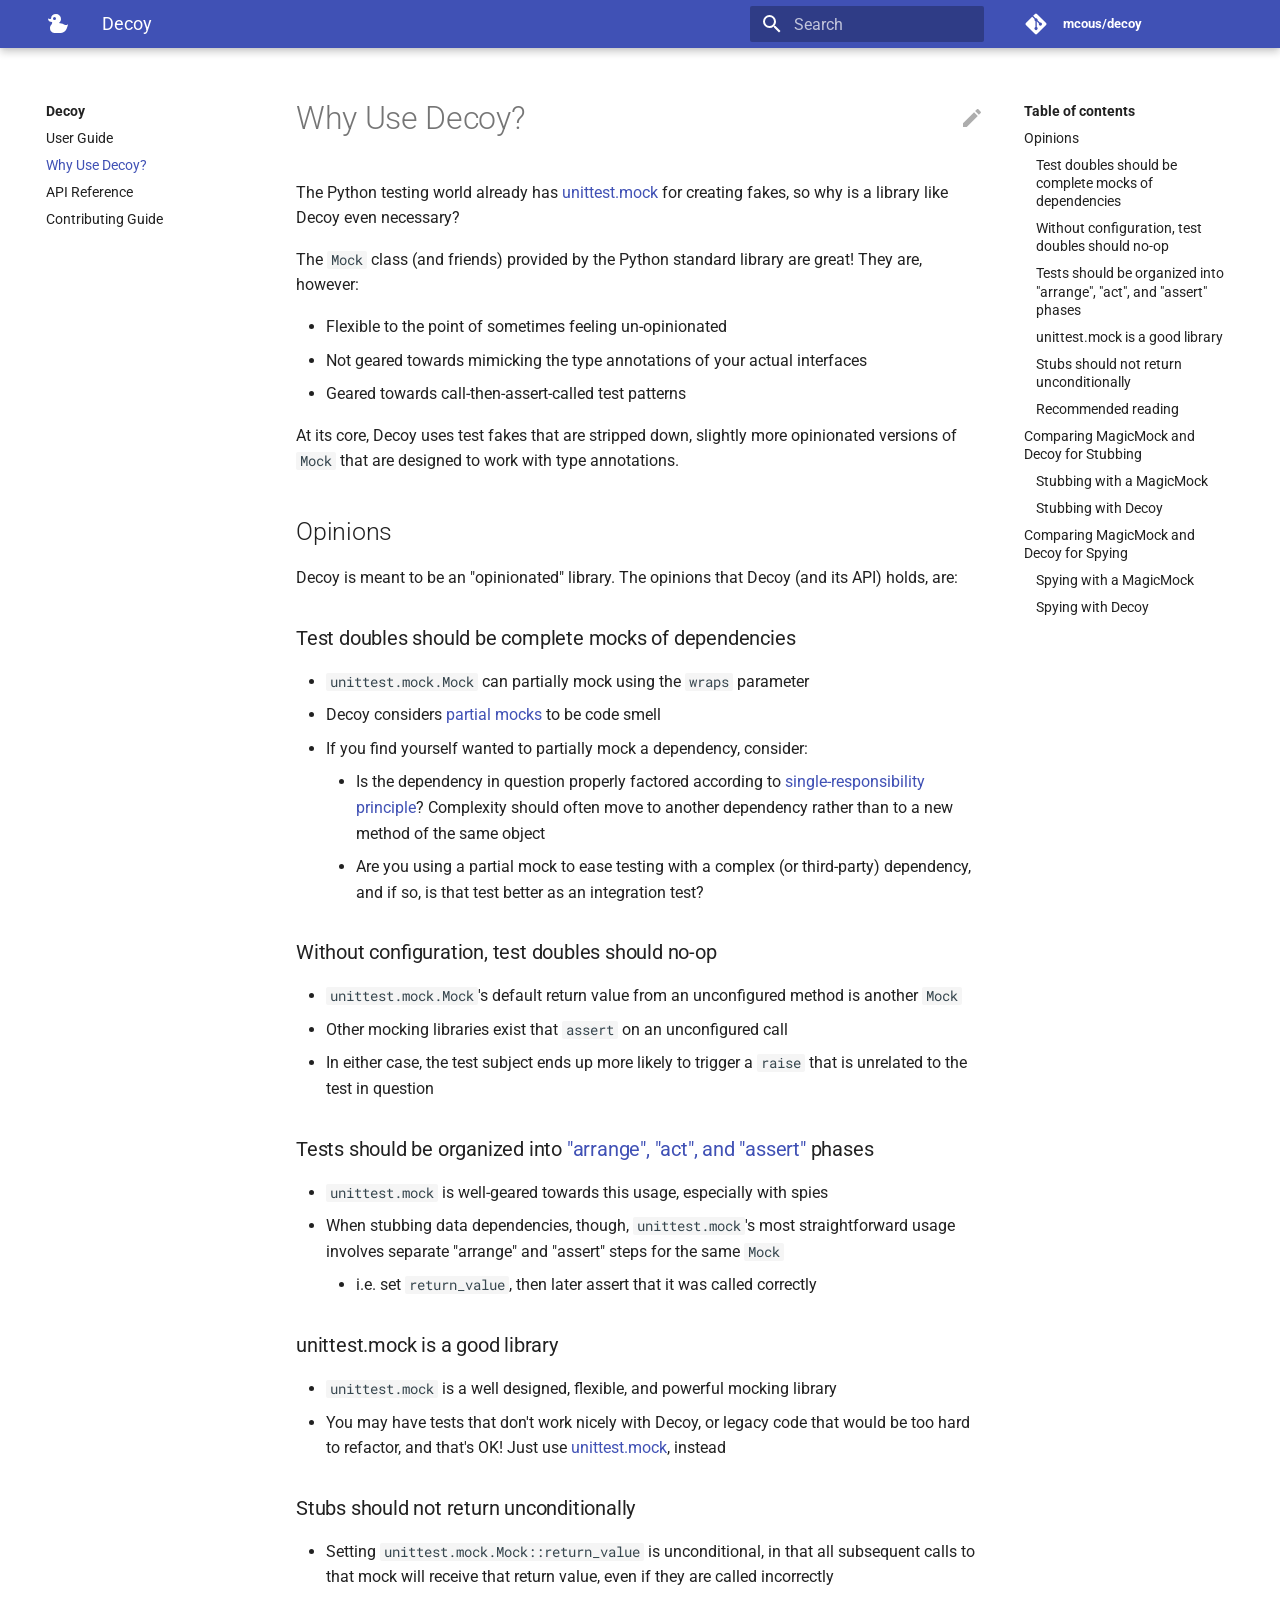
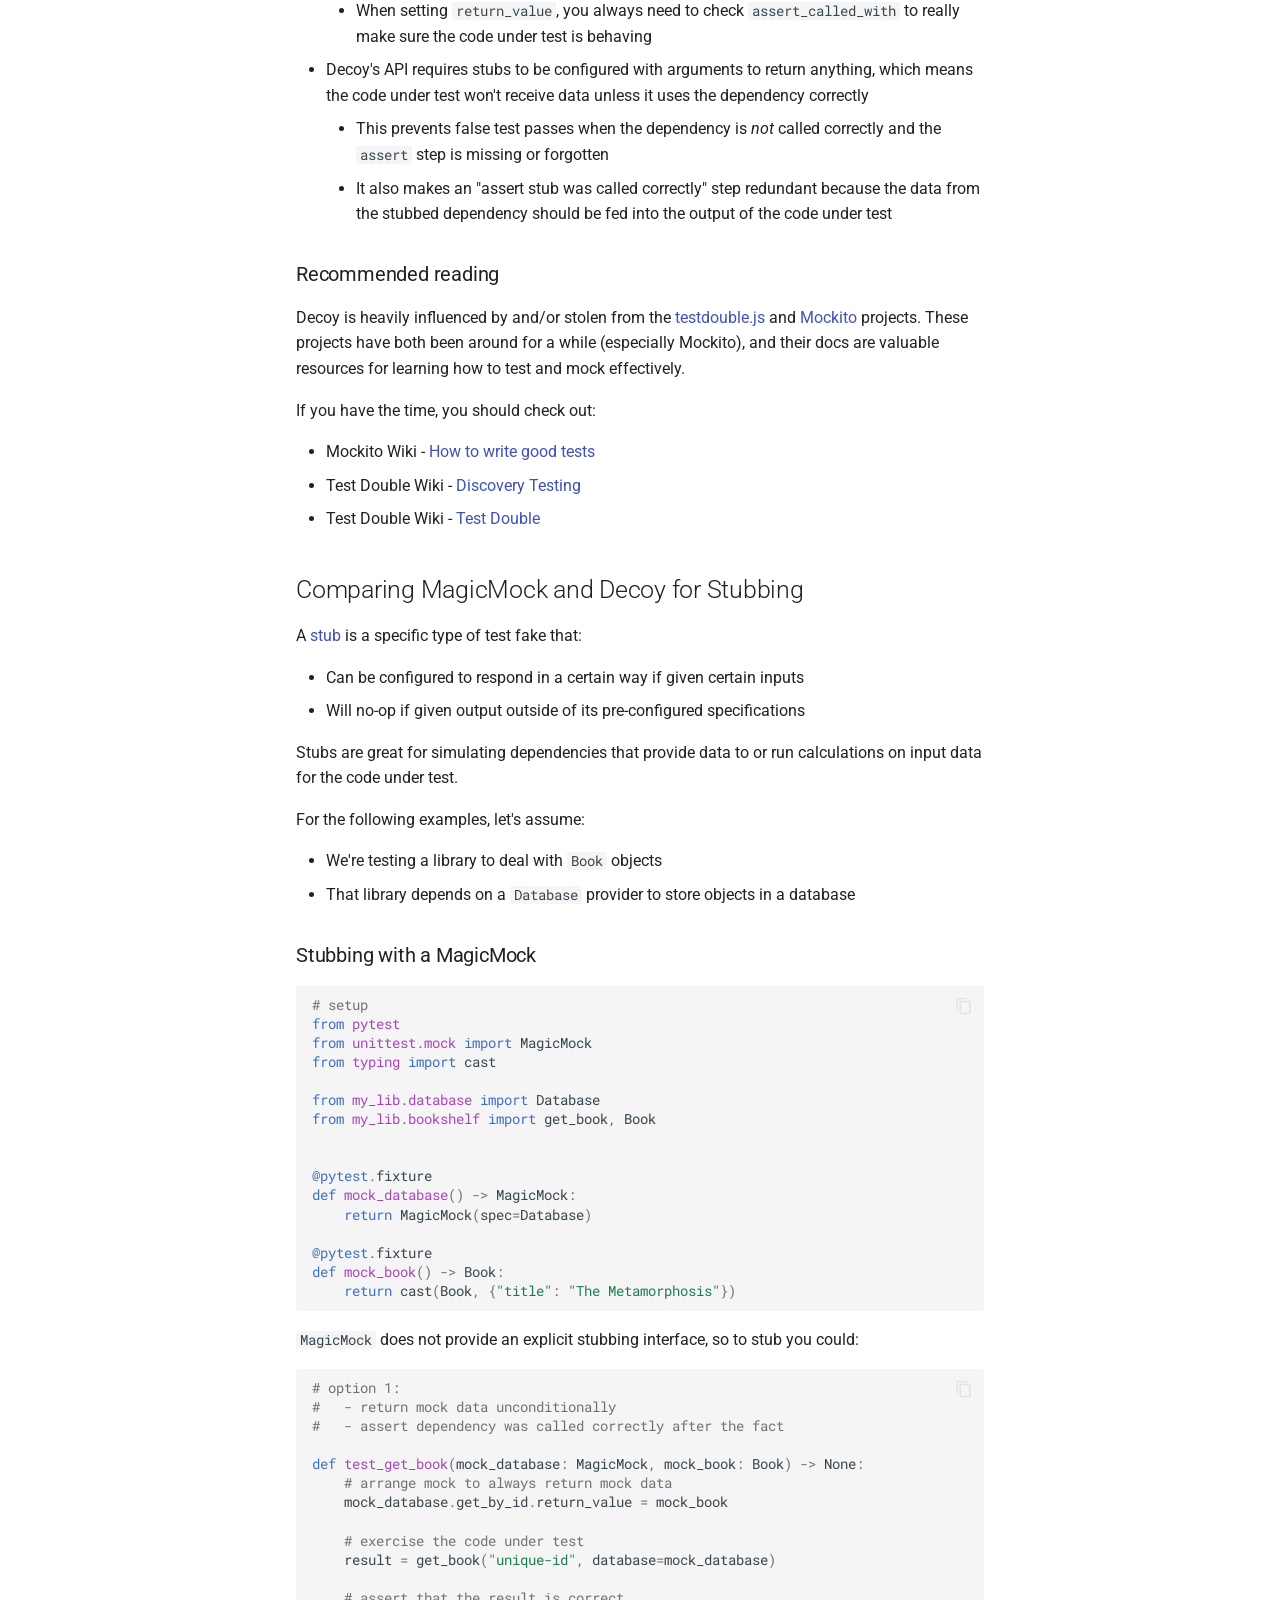
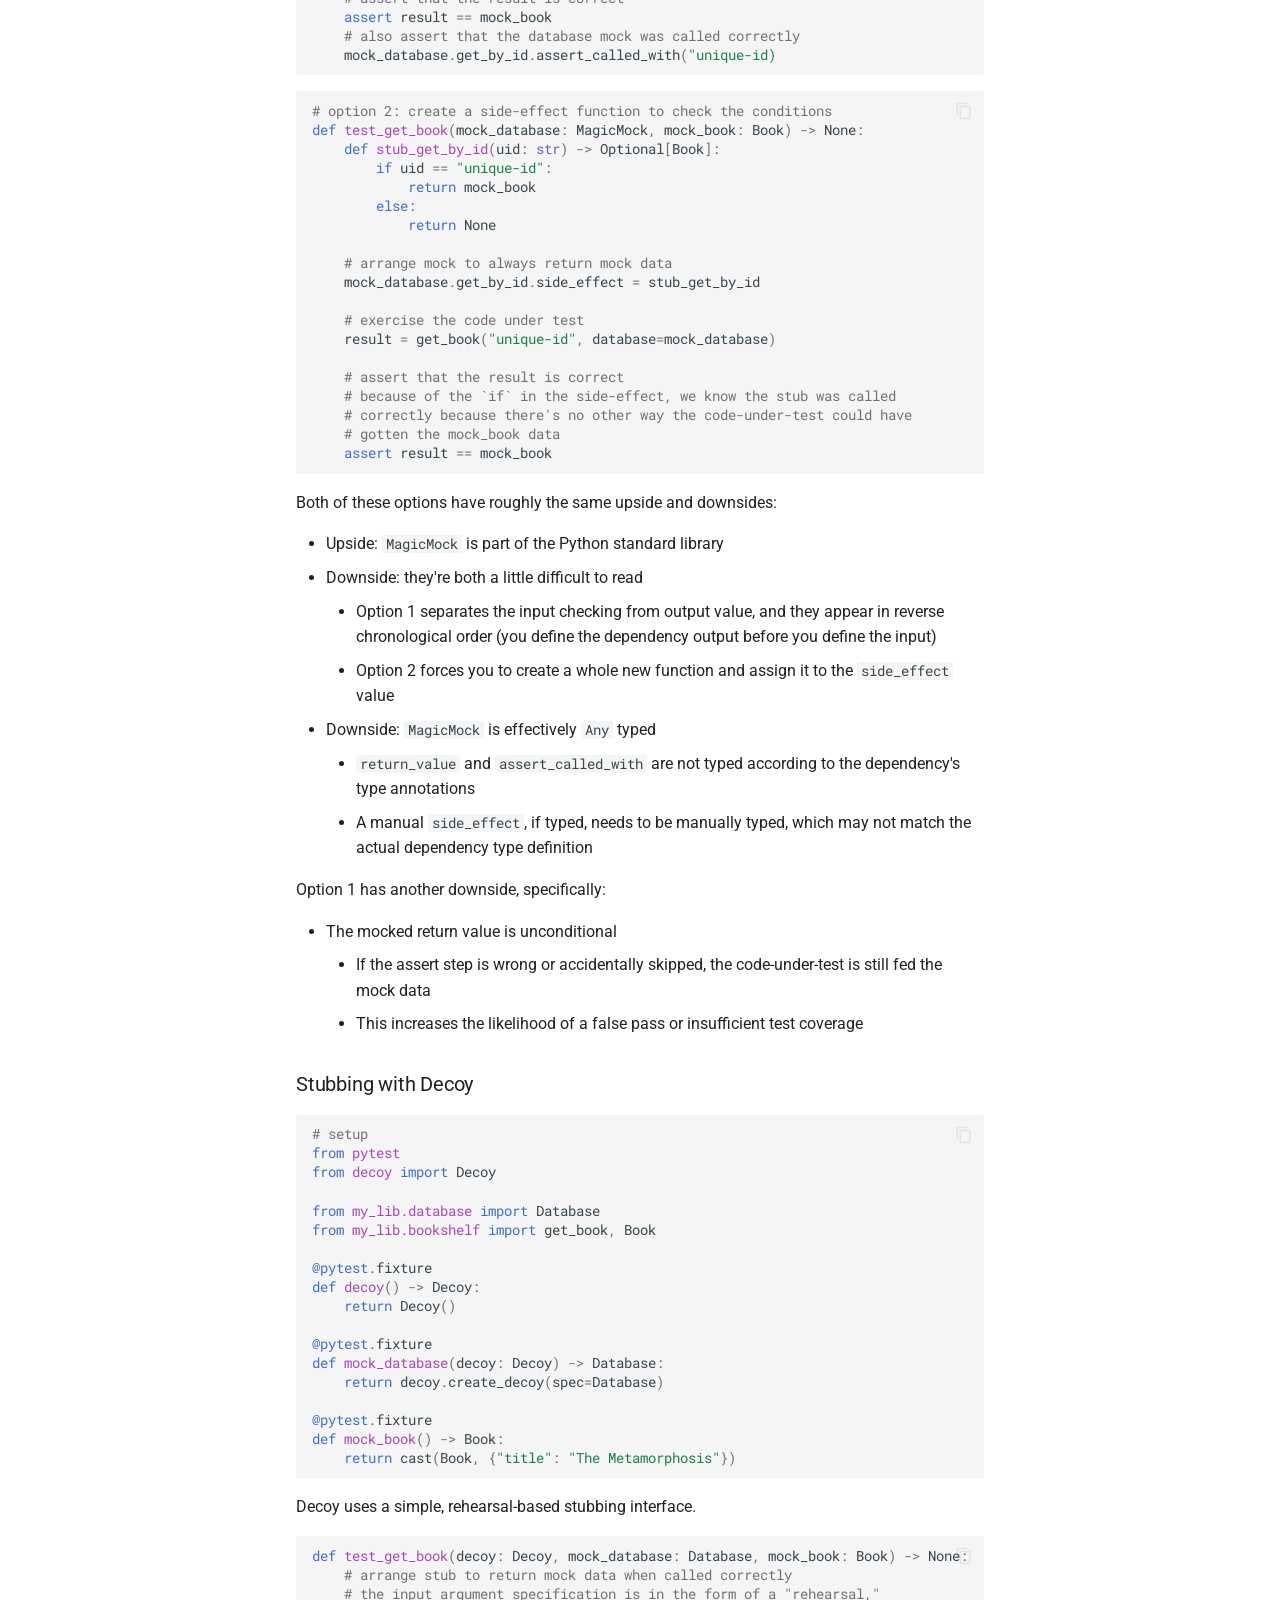
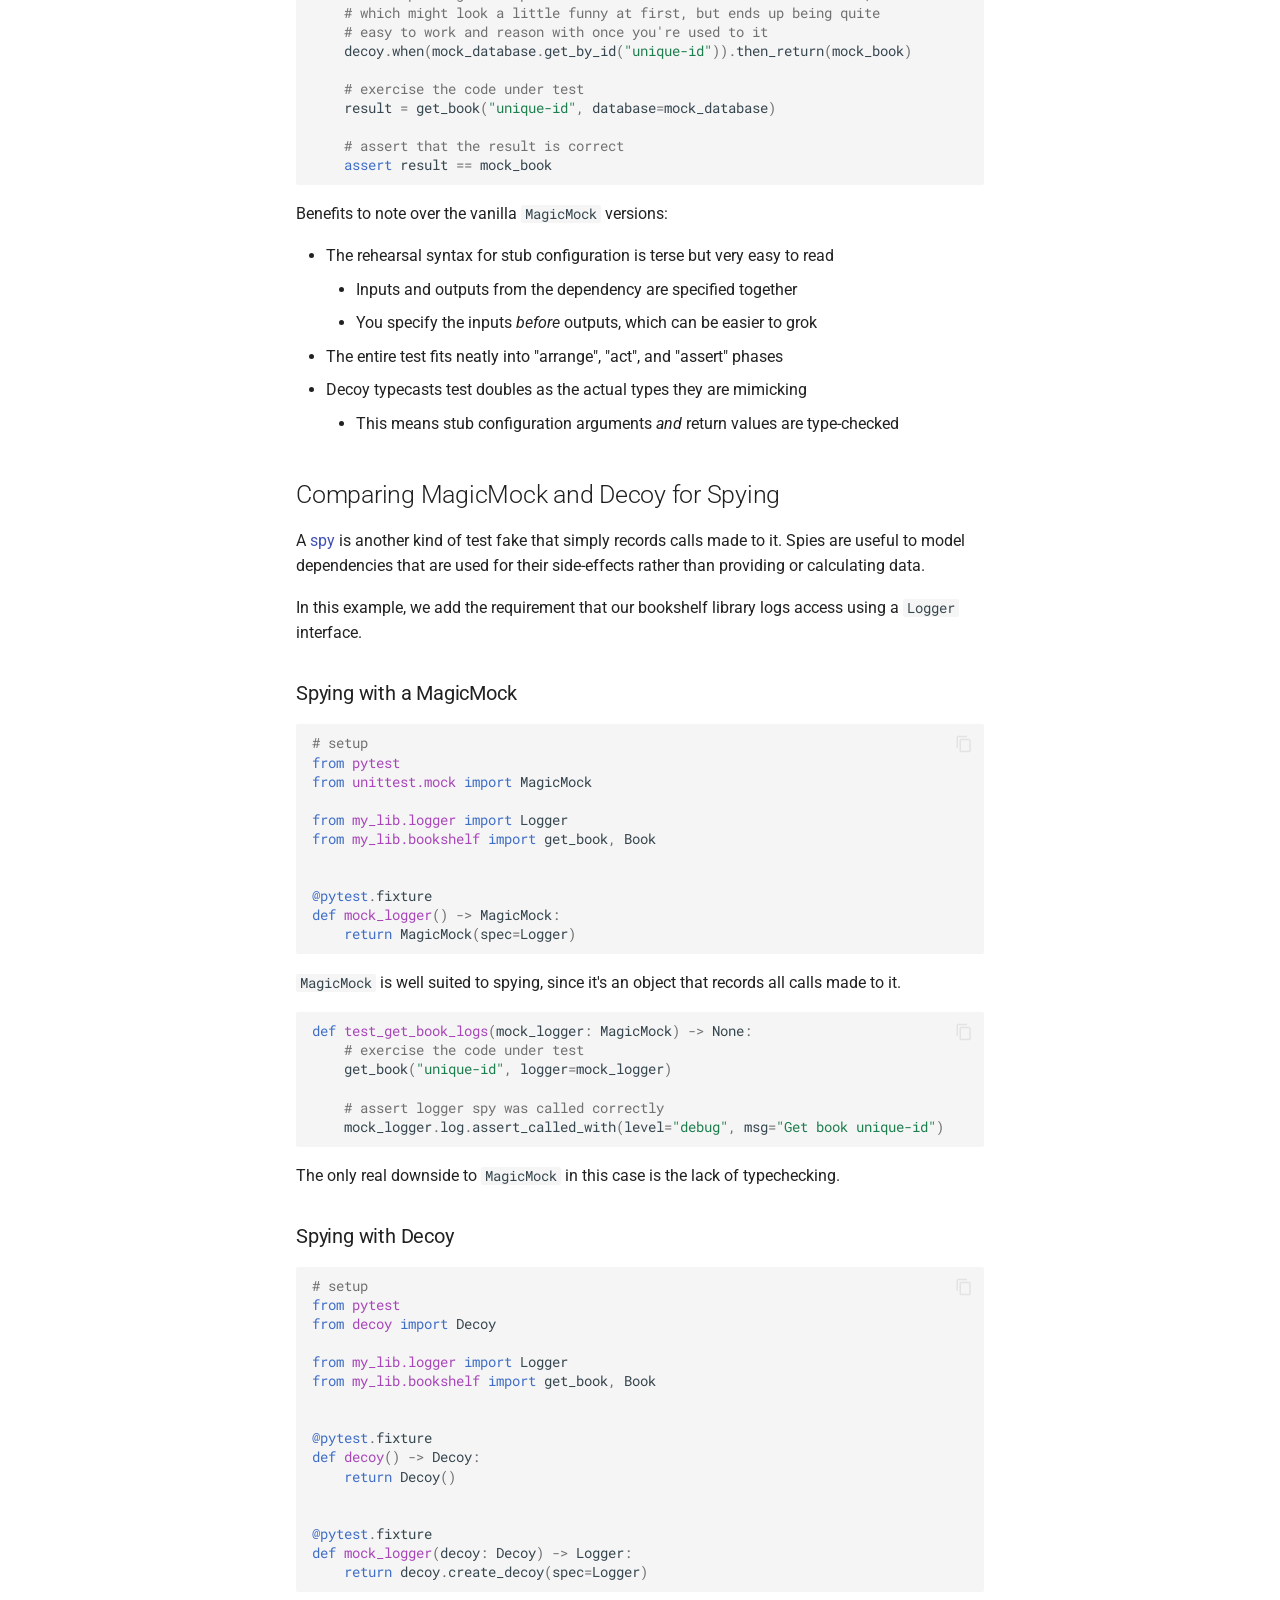
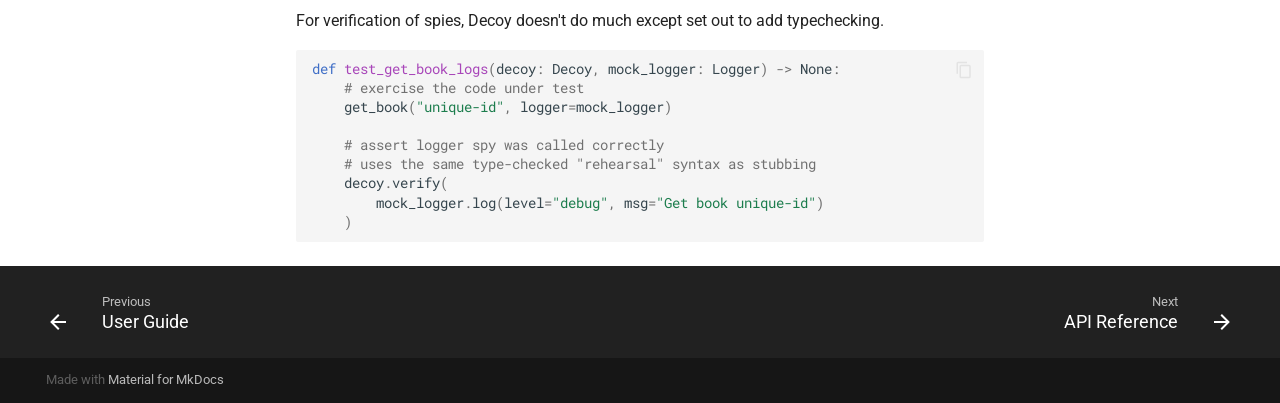
<file: why/index.html>
<!doctype html>
<html lang="en" class="no-js">
  <head>
    
      <meta charset="utf-8">
      <meta name="viewport" content="width=device-width,initial-scale=1">
      
        <meta name="description" content="Opinionated, typed stubbing and verification library for Python.">
      
      
      
        <link rel="canonical" href="https://mike.cousins.io/decoy/why/">
      
      
        <meta name="author" content="Mike Cousins">
      
      <link rel="shortcut icon" href="../img/favicon.ico">
      <meta name="generator" content="mkdocs-1.1.2, mkdocs-material-6.1.6">
    
    
      
        <title>Why Use Decoy? - Decoy</title>
      
    
    
      <link rel="stylesheet" href="../assets/stylesheets/main.6910b76c.min.css">
      
        
        <link rel="stylesheet" href="../assets/stylesheets/palette.196e0c26.min.css">
        
      
    
    
    
      
        
        <link href="https://fonts.gstatic.com" rel="preconnect" crossorigin>
        <link rel="stylesheet" href="https://fonts.googleapis.com/css?family=Roboto:300,400,400i,700%7CRoboto+Mono&display=fallback">
        <style>body,input{font-family:"Roboto",-apple-system,BlinkMacSystemFont,Helvetica,Arial,sans-serif}code,kbd,pre{font-family:"Roboto Mono",SFMono-Regular,Consolas,Menlo,monospace}</style>
      
    
    
    
    
      
    
    
  </head>
  
  
    
    
    
    
    
    <body dir="ltr" data-md-color-scheme="preference" data-md-color-primary="" data-md-color-accent="">
      
        <script>matchMedia("(prefers-color-scheme: dark)").matches&&document.body.setAttribute("data-md-color-scheme","slate")</script>
      
  
    <input class="md-toggle" data-md-toggle="drawer" type="checkbox" id="__drawer" autocomplete="off">
    <input class="md-toggle" data-md-toggle="search" type="checkbox" id="__search" autocomplete="off">
    <label class="md-overlay" for="__drawer"></label>
    <div data-md-component="skip">
      
        
        <a href="#why-use-decoy" class="md-skip">
          Skip to content
        </a>
      
    </div>
    <div data-md-component="announce">
      
    </div>
    
      

<header class="md-header" data-md-component="header">
  <nav class="md-header-nav md-grid" aria-label="Header">
    <a href="https://mike.cousins.io/decoy/" title="Decoy" class="md-header-nav__button md-logo" aria-label="Decoy">
      
  
  <svg xmlns="http://www.w3.org/2000/svg" viewBox="0 0 24 24"><path d="M8.5 5A1.5 1.5 0 007 6.5 1.5 1.5 0 008.5 8 1.5 1.5 0 0010 6.5 1.5 1.5 0 008.5 5M10 2a5 5 0 015 5c0 1.7-.85 3.2-2.14 4.1 1.58.15 3.36.51 5.14 1.4 3 1.5 4-.5 4-.5s-1 9-7 9H9s-5 0-5-5c0-3 3-4 2-6-4 0-4-3.5-4-3.5 1 .5 2.24.5 3 .15A5.02 5.02 0 0110 2z"/></svg>

    </a>
    <label class="md-header-nav__button md-icon" for="__drawer">
      <svg xmlns="http://www.w3.org/2000/svg" viewBox="0 0 24 24"><path d="M3 6h18v2H3V6m0 5h18v2H3v-2m0 5h18v2H3v-2z"/></svg>
    </label>
    <div class="md-header-nav__title" data-md-component="header-title">
      
        <div class="md-header-nav__ellipsis">
          <span class="md-header-nav__topic md-ellipsis">
            Decoy
          </span>
          <span class="md-header-nav__topic md-ellipsis">
            
              Why Use Decoy?
            
          </span>
        </div>
      
    </div>
    
      <label class="md-header-nav__button md-icon" for="__search">
        <svg xmlns="http://www.w3.org/2000/svg" viewBox="0 0 24 24"><path d="M9.5 3A6.5 6.5 0 0116 9.5c0 1.61-.59 3.09-1.56 4.23l.27.27h.79l5 5-1.5 1.5-5-5v-.79l-.27-.27A6.516 6.516 0 019.5 16 6.5 6.5 0 013 9.5 6.5 6.5 0 019.5 3m0 2C7 5 5 7 5 9.5S7 14 9.5 14 14 12 14 9.5 12 5 9.5 5z"/></svg>
      </label>
      
<div class="md-search" data-md-component="search" role="dialog">
  <label class="md-search__overlay" for="__search"></label>
  <div class="md-search__inner" role="search">
    <form class="md-search__form" name="search">
      <input type="text" class="md-search__input" name="query" aria-label="Search" placeholder="Search" autocapitalize="off" autocorrect="off" autocomplete="off" spellcheck="false" data-md-component="search-query" data-md-state="active" required>
      <label class="md-search__icon md-icon" for="__search">
        <svg xmlns="http://www.w3.org/2000/svg" viewBox="0 0 24 24"><path d="M9.5 3A6.5 6.5 0 0116 9.5c0 1.61-.59 3.09-1.56 4.23l.27.27h.79l5 5-1.5 1.5-5-5v-.79l-.27-.27A6.516 6.516 0 019.5 16 6.5 6.5 0 013 9.5 6.5 6.5 0 019.5 3m0 2C7 5 5 7 5 9.5S7 14 9.5 14 14 12 14 9.5 12 5 9.5 5z"/></svg>
        <svg xmlns="http://www.w3.org/2000/svg" viewBox="0 0 24 24"><path d="M20 11v2H8l5.5 5.5-1.42 1.42L4.16 12l7.92-7.92L13.5 5.5 8 11h12z"/></svg>
      </label>
      <button type="reset" class="md-search__icon md-icon" aria-label="Clear" data-md-component="search-reset" tabindex="-1">
        <svg xmlns="http://www.w3.org/2000/svg" viewBox="0 0 24 24"><path d="M19 6.41L17.59 5 12 10.59 6.41 5 5 6.41 10.59 12 5 17.59 6.41 19 12 13.41 17.59 19 19 17.59 13.41 12 19 6.41z"/></svg>
      </button>
    </form>
    <div class="md-search__output">
      <div class="md-search__scrollwrap" data-md-scrollfix>
        <div class="md-search-result" data-md-component="search-result">
          <div class="md-search-result__meta">
            Initializing search
          </div>
          <ol class="md-search-result__list"></ol>
        </div>
      </div>
    </div>
  </div>
</div>
    
    
      <div class="md-header-nav__source">
        
<a href="https://github.com/mcous/decoy/" title="Go to repository" class="md-source">
  <div class="md-source__icon md-icon">
    
    <svg xmlns="http://www.w3.org/2000/svg" viewBox="0 0 448 512"><path d="M439.55 236.05L244 40.45a28.87 28.87 0 00-40.81 0l-40.66 40.63 51.52 51.52c27.06-9.14 52.68 16.77 43.39 43.68l49.66 49.66c34.23-11.8 61.18 31 35.47 56.69-26.49 26.49-70.21-2.87-56-37.34L240.22 199v121.85c25.3 12.54 22.26 41.85 9.08 55a34.34 34.34 0 01-48.55 0c-17.57-17.6-11.07-46.91 11.25-56v-123c-20.8-8.51-24.6-30.74-18.64-45L142.57 101 8.45 235.14a28.86 28.86 0 000 40.81l195.61 195.6a28.86 28.86 0 0040.8 0l194.69-194.69a28.86 28.86 0 000-40.81z"/></svg>
  </div>
  <div class="md-source__repository">
    mcous/decoy
  </div>
</a>
      </div>
    
  </nav>
</header>
    
    <div class="md-container" data-md-component="container">
      
      
        
      
      <main class="md-main" data-md-component="main">
        <div class="md-main__inner md-grid">
          
            
              <div class="md-sidebar md-sidebar--primary" data-md-component="navigation">
                <div class="md-sidebar__scrollwrap">
                  <div class="md-sidebar__inner">
                    

<nav class="md-nav md-nav--primary" aria-label="Navigation" data-md-level="0">
  <label class="md-nav__title" for="__drawer">
    <a href="https://mike.cousins.io/decoy/" title="Decoy" class="md-nav__button md-logo" aria-label="Decoy">
      
  
  <svg xmlns="http://www.w3.org/2000/svg" viewBox="0 0 24 24"><path d="M8.5 5A1.5 1.5 0 007 6.5 1.5 1.5 0 008.5 8 1.5 1.5 0 0010 6.5 1.5 1.5 0 008.5 5M10 2a5 5 0 015 5c0 1.7-.85 3.2-2.14 4.1 1.58.15 3.36.51 5.14 1.4 3 1.5 4-.5 4-.5s-1 9-7 9H9s-5 0-5-5c0-3 3-4 2-6-4 0-4-3.5-4-3.5 1 .5 2.24.5 3 .15A5.02 5.02 0 0110 2z"/></svg>

    </a>
    Decoy
  </label>
  
    <div class="md-nav__source">
      
<a href="https://github.com/mcous/decoy/" title="Go to repository" class="md-source">
  <div class="md-source__icon md-icon">
    
    <svg xmlns="http://www.w3.org/2000/svg" viewBox="0 0 448 512"><path d="M439.55 236.05L244 40.45a28.87 28.87 0 00-40.81 0l-40.66 40.63 51.52 51.52c27.06-9.14 52.68 16.77 43.39 43.68l49.66 49.66c34.23-11.8 61.18 31 35.47 56.69-26.49 26.49-70.21-2.87-56-37.34L240.22 199v121.85c25.3 12.54 22.26 41.85 9.08 55a34.34 34.34 0 01-48.55 0c-17.57-17.6-11.07-46.91 11.25-56v-123c-20.8-8.51-24.6-30.74-18.64-45L142.57 101 8.45 235.14a28.86 28.86 0 000 40.81l195.61 195.6a28.86 28.86 0 0040.8 0l194.69-194.69a28.86 28.86 0 000-40.81z"/></svg>
  </div>
  <div class="md-source__repository">
    mcous/decoy
  </div>
</a>
    </div>
  
  <ul class="md-nav__list" data-md-scrollfix>
    
      
      
      


  <li class="md-nav__item">
    <a href=".." class="md-nav__link">
      User Guide
    </a>
  </li>

    
      
      
      

  


  <li class="md-nav__item md-nav__item--active">
    
    <input class="md-nav__toggle md-toggle" data-md-toggle="toc" type="checkbox" id="__toc">
    
      
    
    
      <label class="md-nav__link md-nav__link--active" for="__toc">
        Why Use Decoy?
        <span class="md-nav__icon md-icon"></span>
      </label>
    
    <a href="./" class="md-nav__link md-nav__link--active">
      Why Use Decoy?
    </a>
    
      
<nav class="md-nav md-nav--secondary" aria-label="Table of contents">
  
  
    
  
  
    <label class="md-nav__title" for="__toc">
      <span class="md-nav__icon md-icon"></span>
      Table of contents
    </label>
    <ul class="md-nav__list" data-md-scrollfix>
      
        <li class="md-nav__item">
  <a href="#opinions" class="md-nav__link">
    Opinions
  </a>
  
    <nav class="md-nav" aria-label="Opinions">
      <ul class="md-nav__list">
        
          <li class="md-nav__item">
  <a href="#test-doubles-should-be-complete-mocks-of-dependencies" class="md-nav__link">
    Test doubles should be complete mocks of dependencies
  </a>
  
</li>
        
          <li class="md-nav__item">
  <a href="#without-configuration-test-doubles-should-no-op" class="md-nav__link">
    Without configuration, test doubles should no-op
  </a>
  
</li>
        
          <li class="md-nav__item">
  <a href="#tests-should-be-organized-into-arrange-act-and-assert-phases" class="md-nav__link">
    Tests should be organized into "arrange", "act", and "assert" phases
  </a>
  
</li>
        
          <li class="md-nav__item">
  <a href="#unittestmock-is-a-good-library" class="md-nav__link">
    unittest.mock is a good library
  </a>
  
</li>
        
          <li class="md-nav__item">
  <a href="#stubs-should-not-return-unconditionally" class="md-nav__link">
    Stubs should not return unconditionally
  </a>
  
</li>
        
          <li class="md-nav__item">
  <a href="#recommended-reading" class="md-nav__link">
    Recommended reading
  </a>
  
</li>
        
      </ul>
    </nav>
  
</li>
      
        <li class="md-nav__item">
  <a href="#comparing-magicmock-and-decoy-for-stubbing" class="md-nav__link">
    Comparing MagicMock and Decoy for Stubbing
  </a>
  
    <nav class="md-nav" aria-label="Comparing MagicMock and Decoy for Stubbing">
      <ul class="md-nav__list">
        
          <li class="md-nav__item">
  <a href="#stubbing-with-a-magicmock" class="md-nav__link">
    Stubbing with a MagicMock
  </a>
  
</li>
        
          <li class="md-nav__item">
  <a href="#stubbing-with-decoy" class="md-nav__link">
    Stubbing with Decoy
  </a>
  
</li>
        
      </ul>
    </nav>
  
</li>
      
        <li class="md-nav__item">
  <a href="#comparing-magicmock-and-decoy-for-spying" class="md-nav__link">
    Comparing MagicMock and Decoy for Spying
  </a>
  
    <nav class="md-nav" aria-label="Comparing MagicMock and Decoy for Spying">
      <ul class="md-nav__list">
        
          <li class="md-nav__item">
  <a href="#spying-with-a-magicmock" class="md-nav__link">
    Spying with a MagicMock
  </a>
  
</li>
        
          <li class="md-nav__item">
  <a href="#spying-with-decoy" class="md-nav__link">
    Spying with Decoy
  </a>
  
</li>
        
      </ul>
    </nav>
  
</li>
      
    </ul>
  
</nav>
    
  </li>

    
      
      
      


  <li class="md-nav__item">
    <a href="../api/" class="md-nav__link">
      API Reference
    </a>
  </li>

    
      
      
      


  <li class="md-nav__item">
    <a href="../contributing/" class="md-nav__link">
      Contributing Guide
    </a>
  </li>

    
  </ul>
</nav>
                  </div>
                </div>
              </div>
            
            
              <div class="md-sidebar md-sidebar--secondary" data-md-component="toc">
                <div class="md-sidebar__scrollwrap">
                  <div class="md-sidebar__inner">
                    
<nav class="md-nav md-nav--secondary" aria-label="Table of contents">
  
  
    
  
  
    <label class="md-nav__title" for="__toc">
      <span class="md-nav__icon md-icon"></span>
      Table of contents
    </label>
    <ul class="md-nav__list" data-md-scrollfix>
      
        <li class="md-nav__item">
  <a href="#opinions" class="md-nav__link">
    Opinions
  </a>
  
    <nav class="md-nav" aria-label="Opinions">
      <ul class="md-nav__list">
        
          <li class="md-nav__item">
  <a href="#test-doubles-should-be-complete-mocks-of-dependencies" class="md-nav__link">
    Test doubles should be complete mocks of dependencies
  </a>
  
</li>
        
          <li class="md-nav__item">
  <a href="#without-configuration-test-doubles-should-no-op" class="md-nav__link">
    Without configuration, test doubles should no-op
  </a>
  
</li>
        
          <li class="md-nav__item">
  <a href="#tests-should-be-organized-into-arrange-act-and-assert-phases" class="md-nav__link">
    Tests should be organized into "arrange", "act", and "assert" phases
  </a>
  
</li>
        
          <li class="md-nav__item">
  <a href="#unittestmock-is-a-good-library" class="md-nav__link">
    unittest.mock is a good library
  </a>
  
</li>
        
          <li class="md-nav__item">
  <a href="#stubs-should-not-return-unconditionally" class="md-nav__link">
    Stubs should not return unconditionally
  </a>
  
</li>
        
          <li class="md-nav__item">
  <a href="#recommended-reading" class="md-nav__link">
    Recommended reading
  </a>
  
</li>
        
      </ul>
    </nav>
  
</li>
      
        <li class="md-nav__item">
  <a href="#comparing-magicmock-and-decoy-for-stubbing" class="md-nav__link">
    Comparing MagicMock and Decoy for Stubbing
  </a>
  
    <nav class="md-nav" aria-label="Comparing MagicMock and Decoy for Stubbing">
      <ul class="md-nav__list">
        
          <li class="md-nav__item">
  <a href="#stubbing-with-a-magicmock" class="md-nav__link">
    Stubbing with a MagicMock
  </a>
  
</li>
        
          <li class="md-nav__item">
  <a href="#stubbing-with-decoy" class="md-nav__link">
    Stubbing with Decoy
  </a>
  
</li>
        
      </ul>
    </nav>
  
</li>
      
        <li class="md-nav__item">
  <a href="#comparing-magicmock-and-decoy-for-spying" class="md-nav__link">
    Comparing MagicMock and Decoy for Spying
  </a>
  
    <nav class="md-nav" aria-label="Comparing MagicMock and Decoy for Spying">
      <ul class="md-nav__list">
        
          <li class="md-nav__item">
  <a href="#spying-with-a-magicmock" class="md-nav__link">
    Spying with a MagicMock
  </a>
  
</li>
        
          <li class="md-nav__item">
  <a href="#spying-with-decoy" class="md-nav__link">
    Spying with Decoy
  </a>
  
</li>
        
      </ul>
    </nav>
  
</li>
      
    </ul>
  
</nav>
                  </div>
                </div>
              </div>
            
          
          <div class="md-content">
            <article class="md-content__inner md-typeset">
              
                
                  <a href="https://github.com/mcous/decoy/blob/main/docs/why.md" title="Edit this page" class="md-content__button md-icon">
                    <svg xmlns="http://www.w3.org/2000/svg" viewBox="0 0 24 24"><path d="M20.71 7.04c.39-.39.39-1.04 0-1.41l-2.34-2.34c-.37-.39-1.02-.39-1.41 0l-1.84 1.83 3.75 3.75M3 17.25V21h3.75L17.81 9.93l-3.75-3.75L3 17.25z"/></svg>
                  </a>
                
                
                <h1 id="why-use-decoy">Why Use Decoy?<a class="headerlink" href="#why-use-decoy" title="Permanent link">#</a></h1>
<p>The Python testing world already has <a href="https://docs.python.org/3/library/unittest.mock.html">unittest.mock</a> for creating fakes, so why is a library like Decoy even necessary?</p>
<p>The <code>Mock</code> class (and friends) provided by the Python standard library are great! They are, however:</p>
<ul>
<li>Flexible to the point of sometimes feeling un-opinionated</li>
<li>Not geared towards mimicking the type annotations of your actual interfaces</li>
<li>Geared towards call-then-assert-called test patterns</li>
</ul>
<p>At its core, Decoy uses test fakes that are stripped down, slightly more opinionated versions of <code>Mock</code> that are designed to work with type annotations.</p>
<h2 id="opinions">Opinions<a class="headerlink" href="#opinions" title="Permanent link">#</a></h2>
<p>Decoy is meant to be an "opinionated" library. The opinions that Decoy (and its API) holds, are:</p>
<h3 id="test-doubles-should-be-complete-mocks-of-dependencies">Test doubles should be complete mocks of dependencies<a class="headerlink" href="#test-doubles-should-be-complete-mocks-of-dependencies" title="Permanent link">#</a></h3>
<ul>
<li><code>unittest.mock.Mock</code> can partially mock using the <code>wraps</code> parameter</li>
<li>Decoy considers <a href="https://github.com/testdouble/contributing-tests/wiki/Partial-Mock">partial mocks</a> to be code smell</li>
<li>If you find yourself wanted to partially mock a dependency, consider:<ul>
<li>Is the dependency in question properly factored according to <a href="https://en.wikipedia.org/wiki/Single-responsibility_principle">single-responsibility principle</a>? Complexity should often move to another dependency rather than to a new method of the same object</li>
<li>Are you using a partial mock to ease testing with a complex (or third-party) dependency, and if so, is that test better as an integration test?</li>
</ul>
</li>
</ul>
<h3 id="without-configuration-test-doubles-should-no-op">Without configuration, test doubles should no-op<a class="headerlink" href="#without-configuration-test-doubles-should-no-op" title="Permanent link">#</a></h3>
<ul>
<li><code>unittest.mock.Mock</code>'s default return value from an unconfigured method is another <code>Mock</code></li>
<li>Other mocking libraries exist that <code>assert</code> on an unconfigured call</li>
<li>In either case, the test subject ends up more likely to trigger a <code>raise</code> that is unrelated to the test in question</li>
</ul>
<h3 id="tests-should-be-organized-into-arrange-act-and-assert-phases">Tests should be organized into <a href="https://github.com/testdouble/contributing-tests/wiki/Arrange-Act-Assert">"arrange", "act", and "assert"</a> phases<a class="headerlink" href="#tests-should-be-organized-into-arrange-act-and-assert-phases" title="Permanent link">#</a></h3>
<ul>
<li><code>unittest.mock</code> is well-geared towards this usage, especially with spies</li>
<li>When stubbing data dependencies, though, <code>unittest.mock</code>'s most straightforward usage involves separate "arrange" and "assert" steps for the same <code>Mock</code><ul>
<li>i.e. set <code>return_value</code>, then later assert that it was called correctly</li>
</ul>
</li>
</ul>
<h3 id="unittestmock-is-a-good-library">unittest.mock is a good library<a class="headerlink" href="#unittestmock-is-a-good-library" title="Permanent link">#</a></h3>
<ul>
<li><code>unittest.mock</code> is a well designed, flexible, and powerful mocking library</li>
<li>You may have tests that don't work nicely with Decoy, or legacy code that would be too hard to refactor, and that's OK! Just use <a href="https://docs.python.org/3/library/unittest.mock.html">unittest.mock</a>, instead</li>
</ul>
<h3 id="stubs-should-not-return-unconditionally">Stubs should not return unconditionally<a class="headerlink" href="#stubs-should-not-return-unconditionally" title="Permanent link">#</a></h3>
<ul>
<li>Setting <code>unittest.mock.Mock::return_value</code> is unconditional, in that all subsequent calls to that mock will receive that return value, even if they are called incorrectly<ul>
<li>When setting <code>return_value</code>, you always need to check <code>assert_called_with</code> to really make sure the code under test is behaving</li>
</ul>
</li>
<li>Decoy's API requires stubs to be configured with arguments to return anything, which means the code under test won't receive data unless it uses the dependency correctly<ul>
<li>This prevents false test passes when the dependency is <em>not</em> called correctly and the <code>assert</code> step is missing or forgotten</li>
<li>It also makes an "assert stub was called correctly" step redundant because the data from the stubbed dependency should be fed into the output of the code under test</li>
</ul>
</li>
</ul>
<h3 id="recommended-reading">Recommended reading<a class="headerlink" href="#recommended-reading" title="Permanent link">#</a></h3>
<p>Decoy is heavily influenced by and/or stolen from the <a href="https://github.com/testdouble/testdouble.js">testdouble.js</a> and <a href="https://site.mockito.org/">Mockito</a> projects. These projects have both been around for a while (especially Mockito), and their docs are valuable resources for learning how to test and mock effectively.</p>
<p>If you have the time, you should check out:</p>
<ul>
<li>Mockito Wiki - <a href="https://github.com/mockito/mockito/wiki/How-to-write-good-tests">How to write good tests</a></li>
<li>Test Double Wiki - <a href="https://github.com/testdouble/contributing-tests/wiki/Discovery-Testing">Discovery Testing</a></li>
<li>Test Double Wiki - <a href="https://github.com/testdouble/contributing-tests/wiki/Test-Double">Test Double</a></li>
</ul>
<h2 id="comparing-magicmock-and-decoy-for-stubbing">Comparing MagicMock and Decoy for Stubbing<a class="headerlink" href="#comparing-magicmock-and-decoy-for-stubbing" title="Permanent link">#</a></h2>
<p>A <a href="https://en.wikipedia.org/wiki/Test_stub">stub</a> is a specific type of test fake that:</p>
<ul>
<li>Can be configured to respond in a certain way if given certain inputs</li>
<li>Will no-op if given output outside of its pre-configured specifications</li>
</ul>
<p>Stubs are great for simulating dependencies that provide data to or run calculations on input data for the code under test.</p>
<p>For the following examples, let's assume:</p>
<ul>
<li>We're testing a library to deal with <code>Book</code> objects</li>
<li>That library depends on a <code>Database</code> provider to store objects in a database</li>
</ul>
<h3 id="stubbing-with-a-magicmock">Stubbing with a MagicMock<a class="headerlink" href="#stubbing-with-a-magicmock" title="Permanent link">#</a></h3>
<div class="highlight"><pre><span></span><code><span class="c1"># setup</span>
<span class="kn">from</span> <span class="nn">pytest</span>
<span class="kn">from</span> <span class="nn">unittest.mock</span> <span class="kn">import</span> <span class="n">MagicMock</span>
<span class="kn">from</span> <span class="nn">typing</span> <span class="kn">import</span> <span class="n">cast</span>

<span class="kn">from</span> <span class="nn">my_lib.database</span> <span class="kn">import</span> <span class="n">Database</span>
<span class="kn">from</span> <span class="nn">my_lib.bookshelf</span> <span class="kn">import</span> <span class="n">get_book</span><span class="p">,</span> <span class="n">Book</span>


<span class="nd">@pytest</span><span class="o">.</span><span class="n">fixture</span>
<span class="k">def</span> <span class="nf">mock_database</span><span class="p">()</span> <span class="o">-&gt;</span> <span class="n">MagicMock</span><span class="p">:</span>
    <span class="k">return</span> <span class="n">MagicMock</span><span class="p">(</span><span class="n">spec</span><span class="o">=</span><span class="n">Database</span><span class="p">)</span>

<span class="nd">@pytest</span><span class="o">.</span><span class="n">fixture</span>
<span class="k">def</span> <span class="nf">mock_book</span><span class="p">()</span> <span class="o">-&gt;</span> <span class="n">Book</span><span class="p">:</span>
    <span class="k">return</span> <span class="n">cast</span><span class="p">(</span><span class="n">Book</span><span class="p">,</span> <span class="p">{</span><span class="s2">&quot;title&quot;</span><span class="p">:</span> <span class="s2">&quot;The Metamorphosis&quot;</span><span class="p">})</span>
</code></pre></div>
<p><code>MagicMock</code> does not provide an explicit stubbing interface, so to stub you could:</p>
<div class="highlight"><pre><span></span><code><span class="c1"># option 1:</span>
<span class="c1">#   - return mock data unconditionally</span>
<span class="c1">#   - assert dependency was called correctly after the fact</span>

<span class="k">def</span> <span class="nf">test_get_book</span><span class="p">(</span><span class="n">mock_database</span><span class="p">:</span> <span class="n">MagicMock</span><span class="p">,</span> <span class="n">mock_book</span><span class="p">:</span> <span class="n">Book</span><span class="p">)</span> <span class="o">-&gt;</span> <span class="kc">None</span><span class="p">:</span>
    <span class="c1"># arrange mock to always return mock data</span>
    <span class="n">mock_database</span><span class="o">.</span><span class="n">get_by_id</span><span class="o">.</span><span class="n">return_value</span> <span class="o">=</span> <span class="n">mock_book</span>

    <span class="c1"># exercise the code under test</span>
    <span class="n">result</span> <span class="o">=</span> <span class="n">get_book</span><span class="p">(</span><span class="s2">&quot;unique-id&quot;</span><span class="p">,</span> <span class="n">database</span><span class="o">=</span><span class="n">mock_database</span><span class="p">)</span>

    <span class="c1"># assert that the result is correct</span>
    <span class="k">assert</span> <span class="n">result</span> <span class="o">==</span> <span class="n">mock_book</span>
    <span class="c1"># also assert that the database mock was called correctly</span>
    <span class="n">mock_database</span><span class="o">.</span><span class="n">get_by_id</span><span class="o">.</span><span class="n">assert_called_with</span><span class="p">(</span><span class="s2">&quot;unique-id)</span>
</code></pre></div>
<div class="highlight"><pre><span></span><code><span class="c1"># option 2: create a side-effect function to check the conditions</span>
<span class="k">def</span> <span class="nf">test_get_book</span><span class="p">(</span><span class="n">mock_database</span><span class="p">:</span> <span class="n">MagicMock</span><span class="p">,</span> <span class="n">mock_book</span><span class="p">:</span> <span class="n">Book</span><span class="p">)</span> <span class="o">-&gt;</span> <span class="kc">None</span><span class="p">:</span>
    <span class="k">def</span> <span class="nf">stub_get_by_id</span><span class="p">(</span><span class="n">uid</span><span class="p">:</span> <span class="nb">str</span><span class="p">)</span> <span class="o">-&gt;</span> <span class="n">Optional</span><span class="p">[</span><span class="n">Book</span><span class="p">]:</span>
        <span class="k">if</span> <span class="n">uid</span> <span class="o">==</span> <span class="s2">&quot;unique-id&quot;</span><span class="p">:</span>
            <span class="k">return</span> <span class="n">mock_book</span>
        <span class="k">else</span><span class="p">:</span>
            <span class="k">return</span> <span class="kc">None</span>

    <span class="c1"># arrange mock to always return mock data</span>
    <span class="n">mock_database</span><span class="o">.</span><span class="n">get_by_id</span><span class="o">.</span><span class="n">side_effect</span> <span class="o">=</span> <span class="n">stub_get_by_id</span>

    <span class="c1"># exercise the code under test</span>
    <span class="n">result</span> <span class="o">=</span> <span class="n">get_book</span><span class="p">(</span><span class="s2">&quot;unique-id&quot;</span><span class="p">,</span> <span class="n">database</span><span class="o">=</span><span class="n">mock_database</span><span class="p">)</span>

    <span class="c1"># assert that the result is correct</span>
    <span class="c1"># because of the `if` in the side-effect, we know the stub was called</span>
    <span class="c1"># correctly because there&#39;s no other way the code-under-test could have</span>
    <span class="c1"># gotten the mock_book data</span>
    <span class="k">assert</span> <span class="n">result</span> <span class="o">==</span> <span class="n">mock_book</span>
</code></pre></div>
<p>Both of these options have roughly the same upside and downsides:</p>
<ul>
<li>Upside: <code>MagicMock</code> is part of the Python standard library</li>
<li>Downside: they're both a little difficult to read<ul>
<li>Option 1 separates the input checking from output value, and they appear in reverse chronological order (you define the dependency output before you define the input)</li>
<li>Option 2 forces you to create a whole new function and assign it to the <code>side_effect</code> value</li>
</ul>
</li>
<li>Downside: <code>MagicMock</code> is effectively <code>Any</code> typed<ul>
<li><code>return_value</code> and <code>assert_called_with</code> are not typed according to the dependency's type annotations</li>
<li>A manual <code>side_effect</code>, if typed, needs to be manually typed, which may not match the actual dependency type definition</li>
</ul>
</li>
</ul>
<p>Option 1 has another downside, specifically:</p>
<ul>
<li>The mocked return value is unconditional<ul>
<li>If the assert step is wrong or accidentally skipped, the code-under-test is still fed the mock data</li>
<li>This increases the likelihood of a false pass or insufficient test coverage</li>
</ul>
</li>
</ul>
<h3 id="stubbing-with-decoy">Stubbing with Decoy<a class="headerlink" href="#stubbing-with-decoy" title="Permanent link">#</a></h3>
<div class="highlight"><pre><span></span><code><span class="c1"># setup</span>
<span class="kn">from</span> <span class="nn">pytest</span>
<span class="kn">from</span> <span class="nn">decoy</span> <span class="kn">import</span> <span class="n">Decoy</span>

<span class="kn">from</span> <span class="nn">my_lib.database</span> <span class="kn">import</span> <span class="n">Database</span>
<span class="kn">from</span> <span class="nn">my_lib.bookshelf</span> <span class="kn">import</span> <span class="n">get_book</span><span class="p">,</span> <span class="n">Book</span>

<span class="nd">@pytest</span><span class="o">.</span><span class="n">fixture</span>
<span class="k">def</span> <span class="nf">decoy</span><span class="p">()</span> <span class="o">-&gt;</span> <span class="n">Decoy</span><span class="p">:</span>
    <span class="k">return</span> <span class="n">Decoy</span><span class="p">()</span>

<span class="nd">@pytest</span><span class="o">.</span><span class="n">fixture</span>
<span class="k">def</span> <span class="nf">mock_database</span><span class="p">(</span><span class="n">decoy</span><span class="p">:</span> <span class="n">Decoy</span><span class="p">)</span> <span class="o">-&gt;</span> <span class="n">Database</span><span class="p">:</span>
    <span class="k">return</span> <span class="n">decoy</span><span class="o">.</span><span class="n">create_decoy</span><span class="p">(</span><span class="n">spec</span><span class="o">=</span><span class="n">Database</span><span class="p">)</span>

<span class="nd">@pytest</span><span class="o">.</span><span class="n">fixture</span>
<span class="k">def</span> <span class="nf">mock_book</span><span class="p">()</span> <span class="o">-&gt;</span> <span class="n">Book</span><span class="p">:</span>
    <span class="k">return</span> <span class="n">cast</span><span class="p">(</span><span class="n">Book</span><span class="p">,</span> <span class="p">{</span><span class="s2">&quot;title&quot;</span><span class="p">:</span> <span class="s2">&quot;The Metamorphosis&quot;</span><span class="p">})</span>
</code></pre></div>
<p>Decoy uses a simple, rehearsal-based stubbing interface.</p>
<div class="highlight"><pre><span></span><code><span class="k">def</span> <span class="nf">test_get_book</span><span class="p">(</span><span class="n">decoy</span><span class="p">:</span> <span class="n">Decoy</span><span class="p">,</span> <span class="n">mock_database</span><span class="p">:</span> <span class="n">Database</span><span class="p">,</span> <span class="n">mock_book</span><span class="p">:</span> <span class="n">Book</span><span class="p">)</span> <span class="o">-&gt;</span> <span class="kc">None</span><span class="p">:</span>
    <span class="c1"># arrange stub to return mock data when called correctly</span>
    <span class="c1"># the input argument specification is in the form of a &quot;rehearsal,&quot;</span>
    <span class="c1"># which might look a little funny at first, but ends up being quite</span>
    <span class="c1"># easy to work and reason with once you&#39;re used to it</span>
    <span class="n">decoy</span><span class="o">.</span><span class="n">when</span><span class="p">(</span><span class="n">mock_database</span><span class="o">.</span><span class="n">get_by_id</span><span class="p">(</span><span class="s2">&quot;unique-id&quot;</span><span class="p">))</span><span class="o">.</span><span class="n">then_return</span><span class="p">(</span><span class="n">mock_book</span><span class="p">)</span>

    <span class="c1"># exercise the code under test</span>
    <span class="n">result</span> <span class="o">=</span> <span class="n">get_book</span><span class="p">(</span><span class="s2">&quot;unique-id&quot;</span><span class="p">,</span> <span class="n">database</span><span class="o">=</span><span class="n">mock_database</span><span class="p">)</span>

    <span class="c1"># assert that the result is correct</span>
    <span class="k">assert</span> <span class="n">result</span> <span class="o">==</span> <span class="n">mock_book</span>
</code></pre></div>
<p>Benefits to note over the vanilla <code>MagicMock</code> versions:</p>
<ul>
<li>The rehearsal syntax for stub configuration is terse but very easy to read<ul>
<li>Inputs and outputs from the dependency are specified together</li>
<li>You specify the inputs <em>before</em> outputs, which can be easier to grok</li>
</ul>
</li>
<li>The entire test fits neatly into "arrange", "act", and "assert" phases</li>
<li>Decoy typecasts test doubles as the actual types they are mimicking<ul>
<li>This means stub configuration arguments <em>and</em> return values are type-checked</li>
</ul>
</li>
</ul>
<h2 id="comparing-magicmock-and-decoy-for-spying">Comparing MagicMock and Decoy for Spying<a class="headerlink" href="#comparing-magicmock-and-decoy-for-spying" title="Permanent link">#</a></h2>
<p>A <a href="https://github.com/testdouble/contributing-tests/wiki/Spy">spy</a> is another kind of test fake that simply records calls made to it. Spies are useful to model dependencies that are used for their side-effects rather than providing or calculating data.</p>
<p>In this example, we add the requirement that our bookshelf library logs access using a <code>Logger</code> interface.</p>
<h3 id="spying-with-a-magicmock">Spying with a MagicMock<a class="headerlink" href="#spying-with-a-magicmock" title="Permanent link">#</a></h3>
<div class="highlight"><pre><span></span><code><span class="c1"># setup</span>
<span class="kn">from</span> <span class="nn">pytest</span>
<span class="kn">from</span> <span class="nn">unittest.mock</span> <span class="kn">import</span> <span class="n">MagicMock</span>

<span class="kn">from</span> <span class="nn">my_lib.logger</span> <span class="kn">import</span> <span class="n">Logger</span>
<span class="kn">from</span> <span class="nn">my_lib.bookshelf</span> <span class="kn">import</span> <span class="n">get_book</span><span class="p">,</span> <span class="n">Book</span>


<span class="nd">@pytest</span><span class="o">.</span><span class="n">fixture</span>
<span class="k">def</span> <span class="nf">mock_logger</span><span class="p">()</span> <span class="o">-&gt;</span> <span class="n">MagicMock</span><span class="p">:</span>
    <span class="k">return</span> <span class="n">MagicMock</span><span class="p">(</span><span class="n">spec</span><span class="o">=</span><span class="n">Logger</span><span class="p">)</span>
</code></pre></div>
<p><code>MagicMock</code> is well suited to spying, since it's an object that records all calls made to it.</p>
<div class="highlight"><pre><span></span><code><span class="k">def</span> <span class="nf">test_get_book_logs</span><span class="p">(</span><span class="n">mock_logger</span><span class="p">:</span> <span class="n">MagicMock</span><span class="p">)</span> <span class="o">-&gt;</span> <span class="kc">None</span><span class="p">:</span>
    <span class="c1"># exercise the code under test</span>
    <span class="n">get_book</span><span class="p">(</span><span class="s2">&quot;unique-id&quot;</span><span class="p">,</span> <span class="n">logger</span><span class="o">=</span><span class="n">mock_logger</span><span class="p">)</span>

    <span class="c1"># assert logger spy was called correctly</span>
    <span class="n">mock_logger</span><span class="o">.</span><span class="n">log</span><span class="o">.</span><span class="n">assert_called_with</span><span class="p">(</span><span class="n">level</span><span class="o">=</span><span class="s2">&quot;debug&quot;</span><span class="p">,</span> <span class="n">msg</span><span class="o">=</span><span class="s2">&quot;Get book unique-id&quot;</span><span class="p">)</span>
</code></pre></div>
<p>The only real downside to <code>MagicMock</code> in this case is the lack of typechecking.</p>
<h3 id="spying-with-decoy">Spying with Decoy<a class="headerlink" href="#spying-with-decoy" title="Permanent link">#</a></h3>
<div class="highlight"><pre><span></span><code><span class="c1"># setup</span>
<span class="kn">from</span> <span class="nn">pytest</span>
<span class="kn">from</span> <span class="nn">decoy</span> <span class="kn">import</span> <span class="n">Decoy</span>

<span class="kn">from</span> <span class="nn">my_lib.logger</span> <span class="kn">import</span> <span class="n">Logger</span>
<span class="kn">from</span> <span class="nn">my_lib.bookshelf</span> <span class="kn">import</span> <span class="n">get_book</span><span class="p">,</span> <span class="n">Book</span>


<span class="nd">@pytest</span><span class="o">.</span><span class="n">fixture</span>
<span class="k">def</span> <span class="nf">decoy</span><span class="p">()</span> <span class="o">-&gt;</span> <span class="n">Decoy</span><span class="p">:</span>
    <span class="k">return</span> <span class="n">Decoy</span><span class="p">()</span>


<span class="nd">@pytest</span><span class="o">.</span><span class="n">fixture</span>
<span class="k">def</span> <span class="nf">mock_logger</span><span class="p">(</span><span class="n">decoy</span><span class="p">:</span> <span class="n">Decoy</span><span class="p">)</span> <span class="o">-&gt;</span> <span class="n">Logger</span><span class="p">:</span>
    <span class="k">return</span> <span class="n">decoy</span><span class="o">.</span><span class="n">create_decoy</span><span class="p">(</span><span class="n">spec</span><span class="o">=</span><span class="n">Logger</span><span class="p">)</span>
</code></pre></div>
<p>For verification of spies, Decoy doesn't do much except set out to add typechecking.</p>
<div class="highlight"><pre><span></span><code><span class="k">def</span> <span class="nf">test_get_book_logs</span><span class="p">(</span><span class="n">decoy</span><span class="p">:</span> <span class="n">Decoy</span><span class="p">,</span> <span class="n">mock_logger</span><span class="p">:</span> <span class="n">Logger</span><span class="p">)</span> <span class="o">-&gt;</span> <span class="kc">None</span><span class="p">:</span>
    <span class="c1"># exercise the code under test</span>
    <span class="n">get_book</span><span class="p">(</span><span class="s2">&quot;unique-id&quot;</span><span class="p">,</span> <span class="n">logger</span><span class="o">=</span><span class="n">mock_logger</span><span class="p">)</span>

    <span class="c1"># assert logger spy was called correctly</span>
    <span class="c1"># uses the same type-checked &quot;rehearsal&quot; syntax as stubbing</span>
    <span class="n">decoy</span><span class="o">.</span><span class="n">verify</span><span class="p">(</span>
        <span class="n">mock_logger</span><span class="o">.</span><span class="n">log</span><span class="p">(</span><span class="n">level</span><span class="o">=</span><span class="s2">&quot;debug&quot;</span><span class="p">,</span> <span class="n">msg</span><span class="o">=</span><span class="s2">&quot;Get book unique-id&quot;</span><span class="p">)</span>
    <span class="p">)</span>
</code></pre></div>
                
              
              
                


              
            </article>
          </div>
        </div>
      </main>
      
        
<footer class="md-footer">
  
    <div class="md-footer-nav">
      <nav class="md-footer-nav__inner md-grid" aria-label="Footer">
        
          <a href=".." class="md-footer-nav__link md-footer-nav__link--prev" rel="prev">
            <div class="md-footer-nav__button md-icon">
              <svg xmlns="http://www.w3.org/2000/svg" viewBox="0 0 24 24"><path d="M20 11v2H8l5.5 5.5-1.42 1.42L4.16 12l7.92-7.92L13.5 5.5 8 11h12z"/></svg>
            </div>
            <div class="md-footer-nav__title">
              <div class="md-ellipsis">
                <span class="md-footer-nav__direction">
                  Previous
                </span>
                User Guide
              </div>
            </div>
          </a>
        
        
          <a href="../api/" class="md-footer-nav__link md-footer-nav__link--next" rel="next">
            <div class="md-footer-nav__title">
              <div class="md-ellipsis">
                <span class="md-footer-nav__direction">
                  Next
                </span>
                API Reference
              </div>
            </div>
            <div class="md-footer-nav__button md-icon">
              <svg xmlns="http://www.w3.org/2000/svg" viewBox="0 0 24 24"><path d="M4 11v2h12l-5.5 5.5 1.42 1.42L19.84 12l-7.92-7.92L10.5 5.5 16 11H4z"/></svg>
            </div>
          </a>
        
      </nav>
    </div>
  
  <div class="md-footer-meta md-typeset">
    <div class="md-footer-meta__inner md-grid">
      <div class="md-footer-copyright">
        
        Made with
        <a href="https://squidfunk.github.io/mkdocs-material/" target="_blank" rel="noopener">
          Material for MkDocs
        </a>
      </div>
      
    </div>
  </div>
</footer>
      
    </div>
    
      <script src="../assets/javascripts/vendor.fd16492e.min.js"></script>
      <script src="../assets/javascripts/bundle.7836ba4d.min.js"></script><script id="__lang" type="application/json">{"clipboard.copy": "Copy to clipboard", "clipboard.copied": "Copied to clipboard", "search.config.lang": "en", "search.config.pipeline": "trimmer, stopWordFilter", "search.config.separator": "[\\s\\-]+", "search.placeholder": "Search", "search.result.placeholder": "Type to start searching", "search.result.none": "No matching documents", "search.result.one": "1 matching document", "search.result.other": "# matching documents", "search.result.more.one": "1 more on this page", "search.result.more.other": "# more on this page", "search.result.term.missing": "Missing"}</script>
      
      <script>
        app = initialize({
          base: "..",
          features: ['navigation.instant'],
          search: Object.assign({
            worker: "../assets/javascripts/worker/search.4ac00218.min.js"
          }, typeof search !== "undefined" && search)
        })
      </script>
      
    
  </body>
</html>
</file>
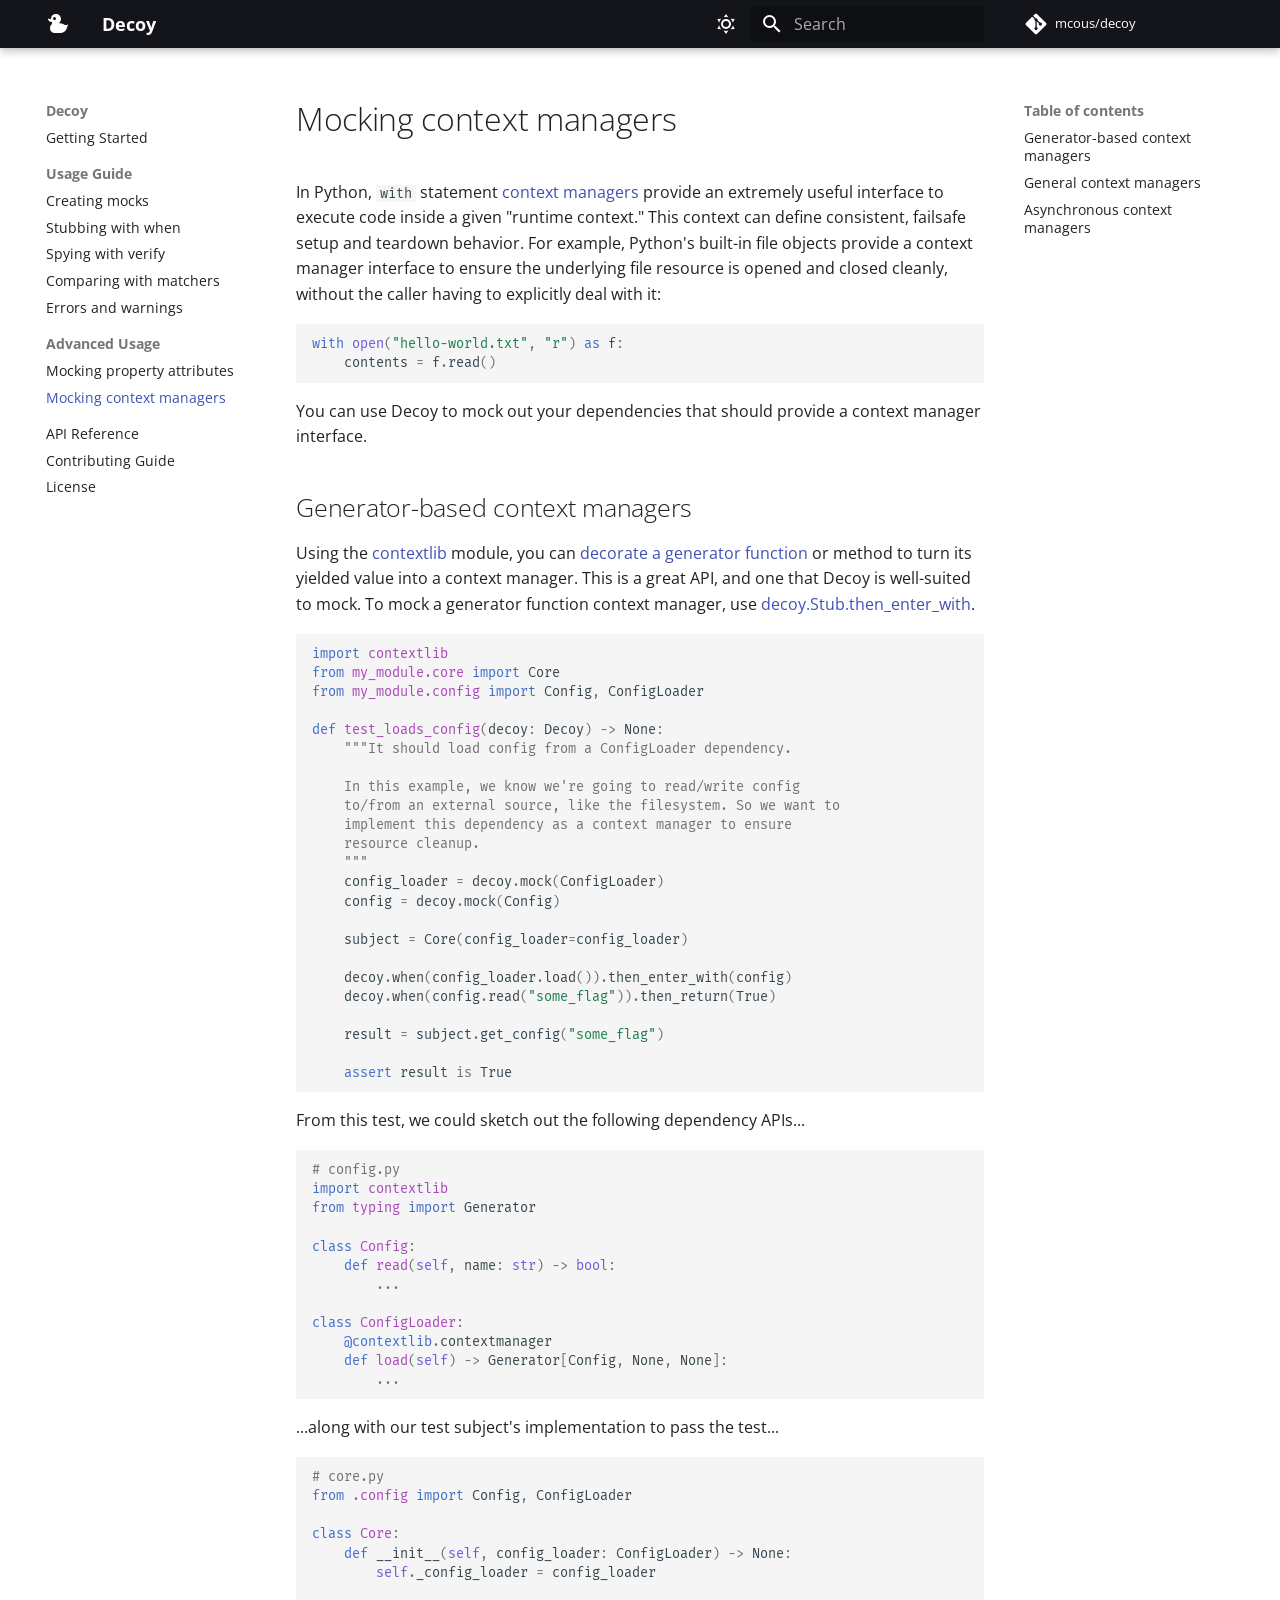
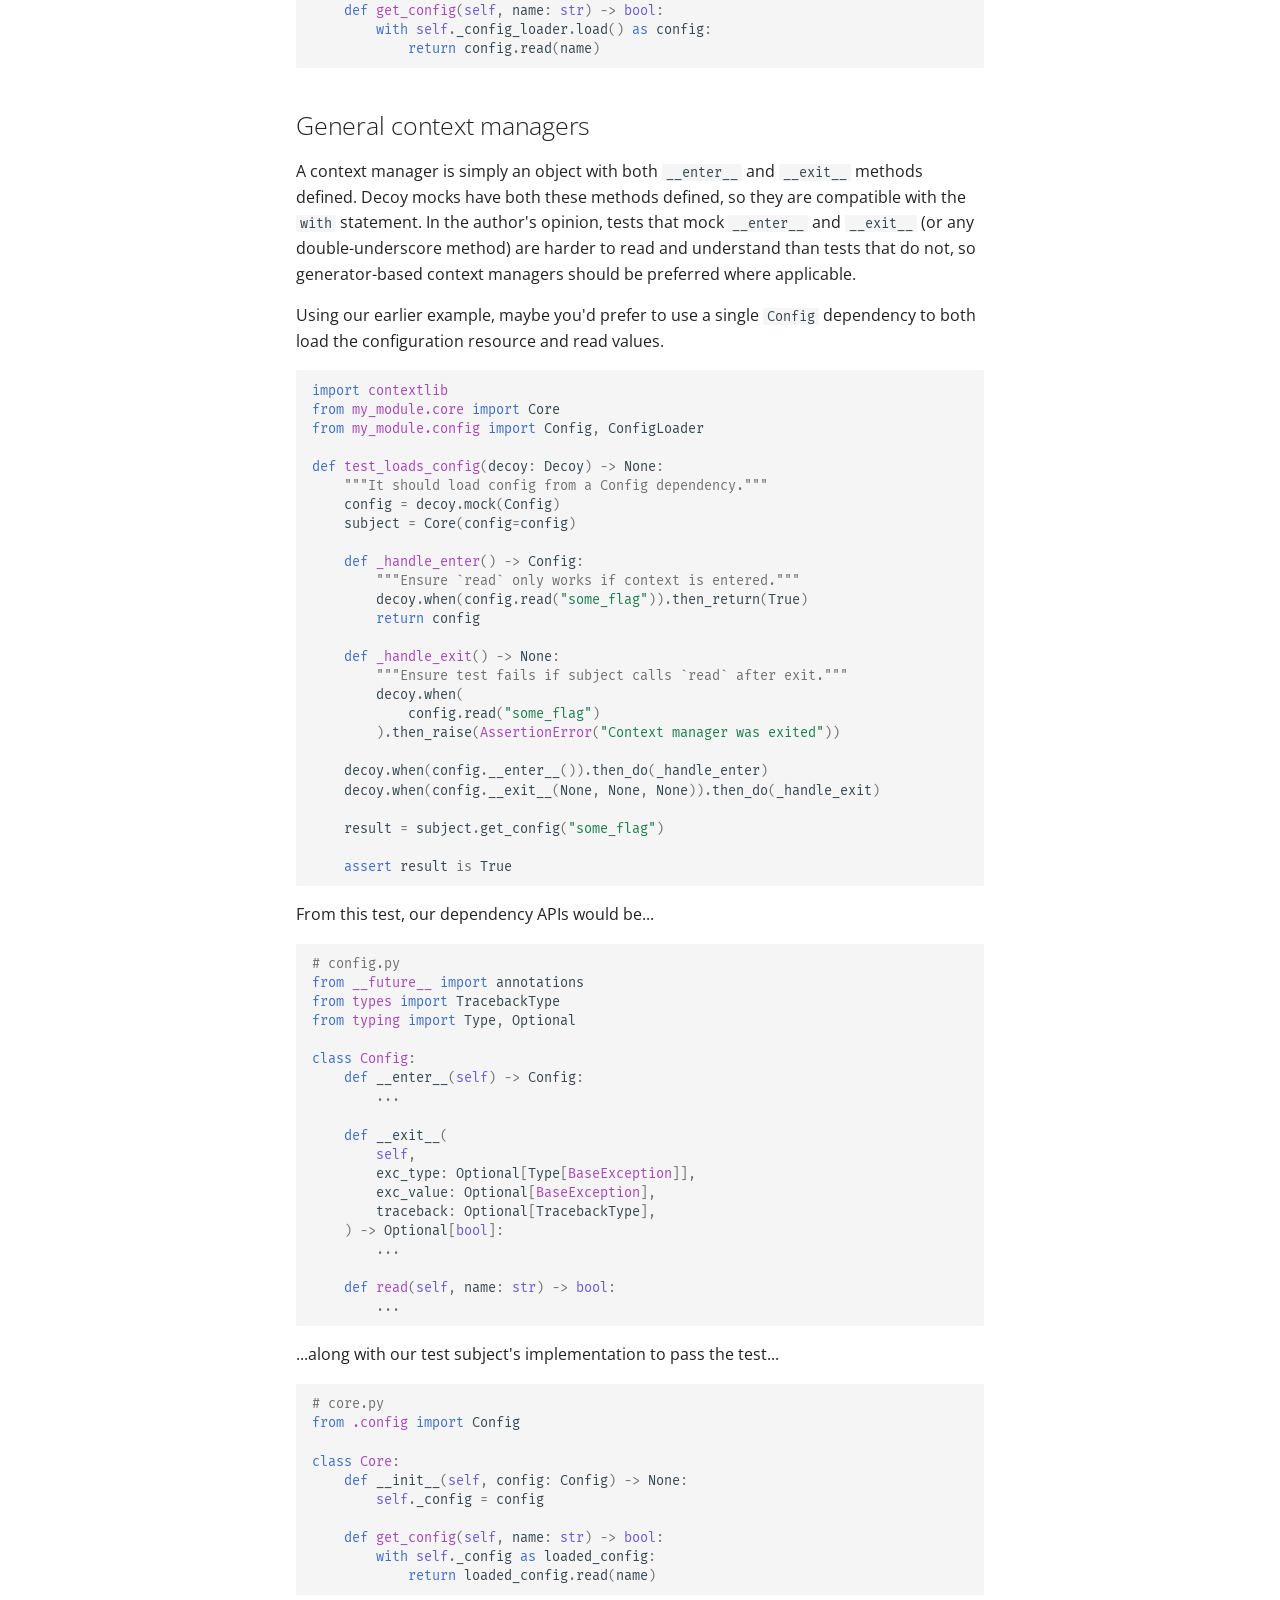
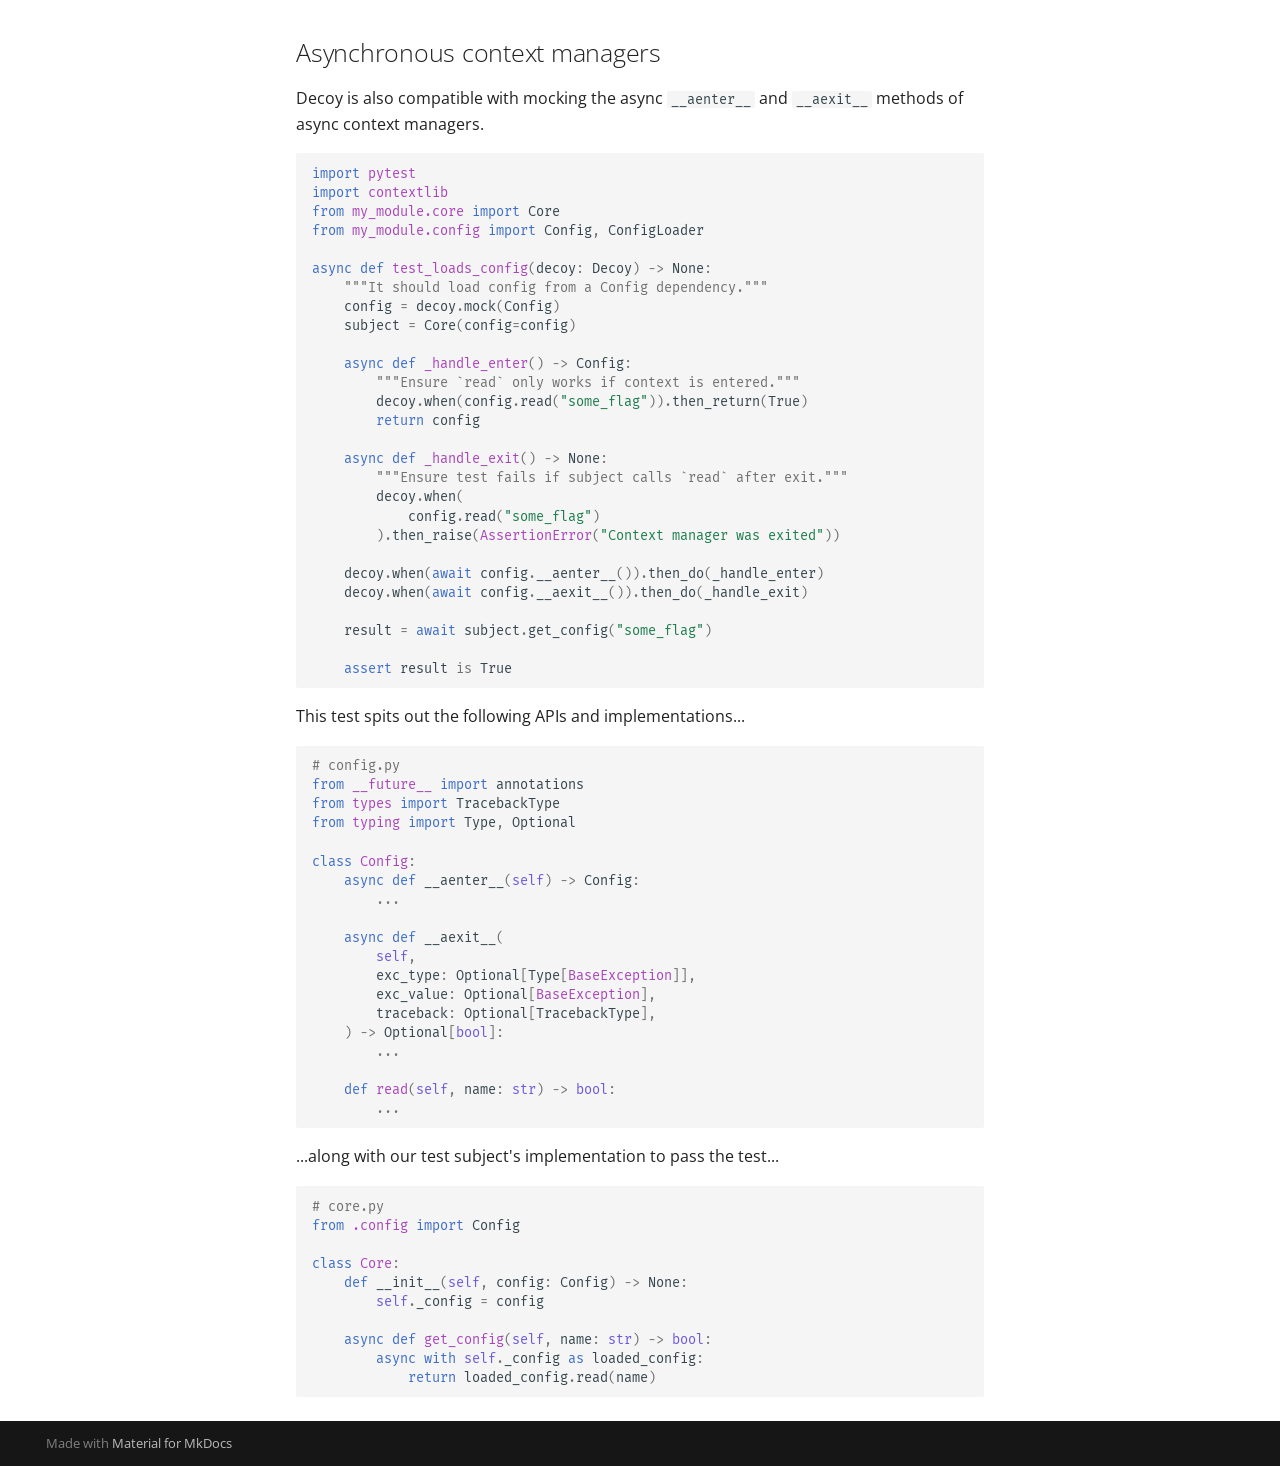
<file: advanced/context-managers/index.html>
<!doctype html>
<html lang="en" class="no-js">
  <head>
    
      <meta charset="utf-8">
      <meta name="viewport" content="width=device-width,initial-scale=1">
      
        <meta name="description" content="Opinionated mocking library for Python.">
      
      
        <meta name="author" content="Michael Cousins">
      
      
        <link rel="canonical" href="https://michael.cousins.io/decoy/advanced/context-managers/">
      
      
        <link rel="prev" href="../properties/">
      
      
        <link rel="next" href="../../api/">
      
      
      <link rel="icon" href="../../img/favicon.ico">
      <meta name="generator" content="mkdocs-1.5.3, mkdocs-material-9.4.8">
    
    
      
        <title>Mocking context managers - Decoy</title>
      
    
    
      <link rel="stylesheet" href="../../assets/stylesheets/main.4b4a2bd9.min.css">
      
        
        <link rel="stylesheet" href="../../assets/stylesheets/palette.356b1318.min.css">
      
      


    
    
      
    
    
      
        
        
        <link rel="preconnect" href="https://fonts.gstatic.com" crossorigin>
        <link rel="stylesheet" href="https://fonts.googleapis.com/css?family=Open+Sans:300,300i,400,400i,700,700i%7CFira+Mono:400,400i,700,700i&display=fallback">
        <style>:root{--md-text-font:"Open Sans";--md-code-font:"Fira Mono"}</style>
      
    
    
      <link rel="stylesheet" href="../../assets/_mkdocstrings.css">
    
      <link rel="stylesheet" href="../../stylesheets/extra.css">
    
    <script>__md_scope=new URL("../..",location),__md_hash=e=>[...e].reduce((e,_)=>(e<<5)-e+_.charCodeAt(0),0),__md_get=(e,_=localStorage,t=__md_scope)=>JSON.parse(_.getItem(t.pathname+"."+e)),__md_set=(e,_,t=localStorage,a=__md_scope)=>{try{t.setItem(a.pathname+"."+e,JSON.stringify(_))}catch(e){}}</script>
    
      

    
    
    
  </head>
  
  
    
    
      
    
    
    
    
    <body dir="ltr" data-md-color-scheme="default" data-md-color-primary="black" data-md-color-accent="indigo">
  
    
    
      <script>var palette=__md_get("__palette");if(palette&&"object"==typeof palette.color)for(var key of Object.keys(palette.color))document.body.setAttribute("data-md-color-"+key,palette.color[key])</script>
    
    <input class="md-toggle" data-md-toggle="drawer" type="checkbox" id="__drawer" autocomplete="off">
    <input class="md-toggle" data-md-toggle="search" type="checkbox" id="__search" autocomplete="off">
    <label class="md-overlay" for="__drawer"></label>
    <div data-md-component="skip">
      
        
        <a href="#mocking-context-managers" class="md-skip">
          Skip to content
        </a>
      
    </div>
    <div data-md-component="announce">
      
    </div>
    
    
      

  

<header class="md-header md-header--shadow" data-md-component="header">
  <nav class="md-header__inner md-grid" aria-label="Header">
    <a href="../.." title="Decoy" class="md-header__button md-logo" aria-label="Decoy" data-md-component="logo">
      
  
  <svg xmlns="http://www.w3.org/2000/svg" viewBox="0 0 24 24"><path d="M8.5 5A1.5 1.5 0 0 0 7 6.5 1.5 1.5 0 0 0 8.5 8 1.5 1.5 0 0 0 10 6.5 1.5 1.5 0 0 0 8.5 5M10 2a5 5 0 0 1 5 5c0 1.7-.85 3.2-2.14 4.1 1.58.15 3.36.51 5.14 1.4 3 1.5 4-.5 4-.5s-1 9-7 9H9s-5 0-5-5c0-3 3-4 2-6-4 0-4-3.5-4-3.5 1 .5 2.24.5 3 .15A5.02 5.02 0 0 1 10 2Z"/></svg>

    </a>
    <label class="md-header__button md-icon" for="__drawer">
      
      <svg xmlns="http://www.w3.org/2000/svg" viewBox="0 0 24 24"><path d="M3 6h18v2H3V6m0 5h18v2H3v-2m0 5h18v2H3v-2Z"/></svg>
    </label>
    <div class="md-header__title" data-md-component="header-title">
      <div class="md-header__ellipsis">
        <div class="md-header__topic">
          <span class="md-ellipsis">
            Decoy
          </span>
        </div>
        <div class="md-header__topic" data-md-component="header-topic">
          <span class="md-ellipsis">
            
              Mocking context managers
            
          </span>
        </div>
      </div>
    </div>
    
      
        <form class="md-header__option" data-md-component="palette">
  
    
    
    
    <input class="md-option" data-md-color-media="(prefers-color-scheme: light)" data-md-color-scheme="default" data-md-color-primary="black" data-md-color-accent="indigo"  aria-label="Switch to dark mode"  type="radio" name="__palette" id="__palette_1">
    
      <label class="md-header__button md-icon" title="Switch to dark mode" for="__palette_2" hidden>
        <svg xmlns="http://www.w3.org/2000/svg" viewBox="0 0 24 24"><path d="M12 7a5 5 0 0 1 5 5 5 5 0 0 1-5 5 5 5 0 0 1-5-5 5 5 0 0 1 5-5m0 2a3 3 0 0 0-3 3 3 3 0 0 0 3 3 3 3 0 0 0 3-3 3 3 0 0 0-3-3m0-7 2.39 3.42C13.65 5.15 12.84 5 12 5c-.84 0-1.65.15-2.39.42L12 2M3.34 7l4.16-.35A7.2 7.2 0 0 0 5.94 8.5c-.44.74-.69 1.5-.83 2.29L3.34 7m.02 10 1.76-3.77a7.131 7.131 0 0 0 2.38 4.14L3.36 17M20.65 7l-1.77 3.79a7.023 7.023 0 0 0-2.38-4.15l4.15.36m-.01 10-4.14.36c.59-.51 1.12-1.14 1.54-1.86.42-.73.69-1.5.83-2.29L20.64 17M12 22l-2.41-3.44c.74.27 1.55.44 2.41.44.82 0 1.63-.17 2.37-.44L12 22Z"/></svg>
      </label>
    
  
    
    
    
    <input class="md-option" data-md-color-media="(prefers-color-scheme: dark)" data-md-color-scheme="slate" data-md-color-primary="amber" data-md-color-accent="yellow"  aria-label="Switch to light mode"  type="radio" name="__palette" id="__palette_2">
    
      <label class="md-header__button md-icon" title="Switch to light mode" for="__palette_1" hidden>
        <svg xmlns="http://www.w3.org/2000/svg" viewBox="0 0 24 24"><path d="m17.75 4.09-2.53 1.94.91 3.06-2.63-1.81-2.63 1.81.91-3.06-2.53-1.94L12.44 4l1.06-3 1.06 3 3.19.09m3.5 6.91-1.64 1.25.59 1.98-1.7-1.17-1.7 1.17.59-1.98L15.75 11l2.06-.05L18.5 9l.69 1.95 2.06.05m-2.28 4.95c.83-.08 1.72 1.1 1.19 1.85-.32.45-.66.87-1.08 1.27C15.17 23 8.84 23 4.94 19.07c-3.91-3.9-3.91-10.24 0-14.14.4-.4.82-.76 1.27-1.08.75-.53 1.93.36 1.85 1.19-.27 2.86.69 5.83 2.89 8.02a9.96 9.96 0 0 0 8.02 2.89m-1.64 2.02a12.08 12.08 0 0 1-7.8-3.47c-2.17-2.19-3.33-5-3.49-7.82-2.81 3.14-2.7 7.96.31 10.98 3.02 3.01 7.84 3.12 10.98.31Z"/></svg>
      </label>
    
  
</form>
      
    
    
    
      <label class="md-header__button md-icon" for="__search">
        
        <svg xmlns="http://www.w3.org/2000/svg" viewBox="0 0 24 24"><path d="M9.5 3A6.5 6.5 0 0 1 16 9.5c0 1.61-.59 3.09-1.56 4.23l.27.27h.79l5 5-1.5 1.5-5-5v-.79l-.27-.27A6.516 6.516 0 0 1 9.5 16 6.5 6.5 0 0 1 3 9.5 6.5 6.5 0 0 1 9.5 3m0 2C7 5 5 7 5 9.5S7 14 9.5 14 14 12 14 9.5 12 5 9.5 5Z"/></svg>
      </label>
      <div class="md-search" data-md-component="search" role="dialog">
  <label class="md-search__overlay" for="__search"></label>
  <div class="md-search__inner" role="search">
    <form class="md-search__form" name="search">
      <input type="text" class="md-search__input" name="query" aria-label="Search" placeholder="Search" autocapitalize="off" autocorrect="off" autocomplete="off" spellcheck="false" data-md-component="search-query" required>
      <label class="md-search__icon md-icon" for="__search">
        
        <svg xmlns="http://www.w3.org/2000/svg" viewBox="0 0 24 24"><path d="M9.5 3A6.5 6.5 0 0 1 16 9.5c0 1.61-.59 3.09-1.56 4.23l.27.27h.79l5 5-1.5 1.5-5-5v-.79l-.27-.27A6.516 6.516 0 0 1 9.5 16 6.5 6.5 0 0 1 3 9.5 6.5 6.5 0 0 1 9.5 3m0 2C7 5 5 7 5 9.5S7 14 9.5 14 14 12 14 9.5 12 5 9.5 5Z"/></svg>
        
        <svg xmlns="http://www.w3.org/2000/svg" viewBox="0 0 24 24"><path d="M20 11v2H8l5.5 5.5-1.42 1.42L4.16 12l7.92-7.92L13.5 5.5 8 11h12Z"/></svg>
      </label>
      <nav class="md-search__options" aria-label="Search">
        
        <button type="reset" class="md-search__icon md-icon" title="Clear" aria-label="Clear" tabindex="-1">
          
          <svg xmlns="http://www.w3.org/2000/svg" viewBox="0 0 24 24"><path d="M19 6.41 17.59 5 12 10.59 6.41 5 5 6.41 10.59 12 5 17.59 6.41 19 12 13.41 17.59 19 19 17.59 13.41 12 19 6.41Z"/></svg>
        </button>
      </nav>
      
    </form>
    <div class="md-search__output">
      <div class="md-search__scrollwrap" data-md-scrollfix>
        <div class="md-search-result" data-md-component="search-result">
          <div class="md-search-result__meta">
            Initializing search
          </div>
          <ol class="md-search-result__list" role="presentation"></ol>
        </div>
      </div>
    </div>
  </div>
</div>
    
    
      <div class="md-header__source">
        <a href="https://github.com/mcous/decoy" title="Go to repository" class="md-source" data-md-component="source">
  <div class="md-source__icon md-icon">
    
    <svg xmlns="http://www.w3.org/2000/svg" viewBox="0 0 448 512"><!--! Font Awesome Free 6.4.2 by @fontawesome - https://fontawesome.com License - https://fontawesome.com/license/free (Icons: CC BY 4.0, Fonts: SIL OFL 1.1, Code: MIT License) Copyright 2023 Fonticons, Inc.--><path d="M439.55 236.05 244 40.45a28.87 28.87 0 0 0-40.81 0l-40.66 40.63 51.52 51.52c27.06-9.14 52.68 16.77 43.39 43.68l49.66 49.66c34.23-11.8 61.18 31 35.47 56.69-26.49 26.49-70.21-2.87-56-37.34L240.22 199v121.85c25.3 12.54 22.26 41.85 9.08 55a34.34 34.34 0 0 1-48.55 0c-17.57-17.6-11.07-46.91 11.25-56v-123c-20.8-8.51-24.6-30.74-18.64-45L142.57 101 8.45 235.14a28.86 28.86 0 0 0 0 40.81l195.61 195.6a28.86 28.86 0 0 0 40.8 0l194.69-194.69a28.86 28.86 0 0 0 0-40.81z"/></svg>
  </div>
  <div class="md-source__repository">
    mcous/decoy
  </div>
</a>
      </div>
    
  </nav>
  
</header>
    
    <div class="md-container" data-md-component="container">
      
      
        
          
        
      
      <main class="md-main" data-md-component="main">
        <div class="md-main__inner md-grid">
          
            
              
              <div class="md-sidebar md-sidebar--primary" data-md-component="sidebar" data-md-type="navigation" >
                <div class="md-sidebar__scrollwrap">
                  <div class="md-sidebar__inner">
                    



<nav class="md-nav md-nav--primary" aria-label="Navigation" data-md-level="0">
  <label class="md-nav__title" for="__drawer">
    <a href="../.." title="Decoy" class="md-nav__button md-logo" aria-label="Decoy" data-md-component="logo">
      
  
  <svg xmlns="http://www.w3.org/2000/svg" viewBox="0 0 24 24"><path d="M8.5 5A1.5 1.5 0 0 0 7 6.5 1.5 1.5 0 0 0 8.5 8 1.5 1.5 0 0 0 10 6.5 1.5 1.5 0 0 0 8.5 5M10 2a5 5 0 0 1 5 5c0 1.7-.85 3.2-2.14 4.1 1.58.15 3.36.51 5.14 1.4 3 1.5 4-.5 4-.5s-1 9-7 9H9s-5 0-5-5c0-3 3-4 2-6-4 0-4-3.5-4-3.5 1 .5 2.24.5 3 .15A5.02 5.02 0 0 1 10 2Z"/></svg>

    </a>
    Decoy
  </label>
  
    <div class="md-nav__source">
      <a href="https://github.com/mcous/decoy" title="Go to repository" class="md-source" data-md-component="source">
  <div class="md-source__icon md-icon">
    
    <svg xmlns="http://www.w3.org/2000/svg" viewBox="0 0 448 512"><!--! Font Awesome Free 6.4.2 by @fontawesome - https://fontawesome.com License - https://fontawesome.com/license/free (Icons: CC BY 4.0, Fonts: SIL OFL 1.1, Code: MIT License) Copyright 2023 Fonticons, Inc.--><path d="M439.55 236.05 244 40.45a28.87 28.87 0 0 0-40.81 0l-40.66 40.63 51.52 51.52c27.06-9.14 52.68 16.77 43.39 43.68l49.66 49.66c34.23-11.8 61.18 31 35.47 56.69-26.49 26.49-70.21-2.87-56-37.34L240.22 199v121.85c25.3 12.54 22.26 41.85 9.08 55a34.34 34.34 0 0 1-48.55 0c-17.57-17.6-11.07-46.91 11.25-56v-123c-20.8-8.51-24.6-30.74-18.64-45L142.57 101 8.45 235.14a28.86 28.86 0 0 0 0 40.81l195.61 195.6a28.86 28.86 0 0 0 40.8 0l194.69-194.69a28.86 28.86 0 0 0 0-40.81z"/></svg>
  </div>
  <div class="md-source__repository">
    mcous/decoy
  </div>
</a>
    </div>
  
  <ul class="md-nav__list" data-md-scrollfix>
    
      
      
  
  
  
    <li class="md-nav__item">
      <a href="../.." class="md-nav__link">
        
  
  <span class="md-ellipsis">
    Getting Started
  </span>
  

      </a>
    </li>
  

    
      
      
  
  
  
    
    
    
    
    
      
      
    
    <li class="md-nav__item md-nav__item--section md-nav__item--nested">
      
        
        
        
        <input class="md-nav__toggle md-toggle " type="checkbox" id="__nav_2" >
        
          
          <label class="md-nav__link" for="__nav_2" id="__nav_2_label" tabindex="">
            
  
  <span class="md-ellipsis">
    Usage Guide
  </span>
  

            <span class="md-nav__icon md-icon"></span>
          </label>
        
        <nav class="md-nav" data-md-level="1" aria-labelledby="__nav_2_label" aria-expanded="false">
          <label class="md-nav__title" for="__nav_2">
            <span class="md-nav__icon md-icon"></span>
            Usage Guide
          </label>
          <ul class="md-nav__list" data-md-scrollfix>
            
              
                
  
  
  
    <li class="md-nav__item">
      <a href="../../usage/create/" class="md-nav__link">
        
  
  <span class="md-ellipsis">
    Creating mocks
  </span>
  

      </a>
    </li>
  

              
            
              
                
  
  
  
    <li class="md-nav__item">
      <a href="../../usage/when/" class="md-nav__link">
        
  
  <span class="md-ellipsis">
    Stubbing with when
  </span>
  

      </a>
    </li>
  

              
            
              
                
  
  
  
    <li class="md-nav__item">
      <a href="../../usage/verify/" class="md-nav__link">
        
  
  <span class="md-ellipsis">
    Spying with verify
  </span>
  

      </a>
    </li>
  

              
            
              
                
  
  
  
    <li class="md-nav__item">
      <a href="../../usage/matchers/" class="md-nav__link">
        
  
  <span class="md-ellipsis">
    Comparing with matchers
  </span>
  

      </a>
    </li>
  

              
            
              
                
  
  
  
    <li class="md-nav__item">
      <a href="../../usage/errors-and-warnings/" class="md-nav__link">
        
  
  <span class="md-ellipsis">
    Errors and warnings
  </span>
  

      </a>
    </li>
  

              
            
          </ul>
        </nav>
      
    </li>
  

    
      
      
  
  
    
  
  
    
    
    
    
    
      
      
    
    <li class="md-nav__item md-nav__item--active md-nav__item--section md-nav__item--nested">
      
        
        
        
        <input class="md-nav__toggle md-toggle " type="checkbox" id="__nav_3" checked>
        
          
          <label class="md-nav__link" for="__nav_3" id="__nav_3_label" tabindex="">
            
  
  <span class="md-ellipsis">
    Advanced Usage
  </span>
  

            <span class="md-nav__icon md-icon"></span>
          </label>
        
        <nav class="md-nav" data-md-level="1" aria-labelledby="__nav_3_label" aria-expanded="true">
          <label class="md-nav__title" for="__nav_3">
            <span class="md-nav__icon md-icon"></span>
            Advanced Usage
          </label>
          <ul class="md-nav__list" data-md-scrollfix>
            
              
                
  
  
  
    <li class="md-nav__item">
      <a href="../properties/" class="md-nav__link">
        
  
  <span class="md-ellipsis">
    Mocking property attributes
  </span>
  

      </a>
    </li>
  

              
            
              
                
  
  
    
  
  
    <li class="md-nav__item md-nav__item--active">
      
      <input class="md-nav__toggle md-toggle" type="checkbox" id="__toc">
      
      
        
      
      
        <label class="md-nav__link md-nav__link--active" for="__toc">
          
  
  <span class="md-ellipsis">
    Mocking context managers
  </span>
  

          <span class="md-nav__icon md-icon"></span>
        </label>
      
      <a href="./" class="md-nav__link md-nav__link--active">
        
  
  <span class="md-ellipsis">
    Mocking context managers
  </span>
  

      </a>
      
        

<nav class="md-nav md-nav--secondary" aria-label="Table of contents">
  
  
  
    
  
  
    <label class="md-nav__title" for="__toc">
      <span class="md-nav__icon md-icon"></span>
      Table of contents
    </label>
    <ul class="md-nav__list" data-md-component="toc" data-md-scrollfix>
      
        <li class="md-nav__item">
  <a href="#generator-based-context-managers" class="md-nav__link">
    Generator-based context managers
  </a>
  
</li>
      
        <li class="md-nav__item">
  <a href="#general-context-managers" class="md-nav__link">
    General context managers
  </a>
  
</li>
      
        <li class="md-nav__item">
  <a href="#asynchronous-context-managers" class="md-nav__link">
    Asynchronous context managers
  </a>
  
</li>
      
    </ul>
  
</nav>
      
    </li>
  

              
            
          </ul>
        </nav>
      
    </li>
  

    
      
      
  
  
  
    <li class="md-nav__item">
      <a href="../../api/" class="md-nav__link">
        
  
  <span class="md-ellipsis">
    API Reference
  </span>
  

      </a>
    </li>
  

    
      
      
  
  
  
    <li class="md-nav__item">
      <a href="../../contributing/" class="md-nav__link">
        
  
  <span class="md-ellipsis">
    Contributing Guide
  </span>
  

      </a>
    </li>
  

    
      
      
  
  
  
    <li class="md-nav__item">
      <a href="../../license/" class="md-nav__link">
        
  
  <span class="md-ellipsis">
    License
  </span>
  

      </a>
    </li>
  

    
  </ul>
</nav>
                  </div>
                </div>
              </div>
            
            
              
              <div class="md-sidebar md-sidebar--secondary" data-md-component="sidebar" data-md-type="toc" >
                <div class="md-sidebar__scrollwrap">
                  <div class="md-sidebar__inner">
                    

<nav class="md-nav md-nav--secondary" aria-label="Table of contents">
  
  
  
    
  
  
    <label class="md-nav__title" for="__toc">
      <span class="md-nav__icon md-icon"></span>
      Table of contents
    </label>
    <ul class="md-nav__list" data-md-component="toc" data-md-scrollfix>
      
        <li class="md-nav__item">
  <a href="#generator-based-context-managers" class="md-nav__link">
    Generator-based context managers
  </a>
  
</li>
      
        <li class="md-nav__item">
  <a href="#general-context-managers" class="md-nav__link">
    General context managers
  </a>
  
</li>
      
        <li class="md-nav__item">
  <a href="#asynchronous-context-managers" class="md-nav__link">
    Asynchronous context managers
  </a>
  
</li>
      
    </ul>
  
</nav>
                  </div>
                </div>
              </div>
            
          
          
            <div class="md-content" data-md-component="content">
              <article class="md-content__inner md-typeset">
                
                  


<h1 id="mocking-context-managers">Mocking context managers<a class="headerlink" href="#mocking-context-managers" title="Permanent link">#</a></h1>
<p>In Python, <code>with</code> statement <a href="https://docs.python.org/3/reference/datamodel.html#context-managers">context managers</a> provide an extremely useful interface to execute code inside a given "runtime context." This context can define consistent, failsafe setup and teardown behavior. For example, Python's built-in file objects provide a context manager interface to ensure the underlying file resource is opened and closed cleanly, without the caller having to explicitly deal with it:</p>
<div class="highlight"><pre><span></span><code><span class="k">with</span> <span class="nb">open</span><span class="p">(</span><span class="s2">&quot;hello-world.txt&quot;</span><span class="p">,</span> <span class="s2">&quot;r&quot;</span><span class="p">)</span> <span class="k">as</span> <span class="n">f</span><span class="p">:</span>
    <span class="n">contents</span> <span class="o">=</span> <span class="n">f</span><span class="o">.</span><span class="n">read</span><span class="p">()</span>
</code></pre></div>
<p>You can use Decoy to mock out your dependencies that should provide a context manager interface.</p>
<h2 id="generator-based-context-managers">Generator-based context managers<a class="headerlink" href="#generator-based-context-managers" title="Permanent link">#</a></h2>
<p>Using the <a href="https://docs.python.org/3/library/contextlib.html">contextlib</a> module, you can <a href="https://docs.python.org/3/library/contextlib.html#contextlib.contextmanager">decorate a generator function</a> or method to turn its yielded value into a context manager. This is a great API, and one that Decoy is well-suited to mock. To mock a generator function context manager, use <a class="autorefs autorefs-internal" href="../../api/#decoy.Stub.then_enter_with">decoy.Stub.then_enter_with</a>.</p>
<div class="highlight"><pre><span></span><code><span class="kn">import</span> <span class="nn">contextlib</span>
<span class="kn">from</span> <span class="nn">my_module.core</span> <span class="kn">import</span> <span class="n">Core</span>
<span class="kn">from</span> <span class="nn">my_module.config</span> <span class="kn">import</span> <span class="n">Config</span><span class="p">,</span> <span class="n">ConfigLoader</span>

<span class="k">def</span> <span class="nf">test_loads_config</span><span class="p">(</span><span class="n">decoy</span><span class="p">:</span> <span class="n">Decoy</span><span class="p">)</span> <span class="o">-&gt;</span> <span class="kc">None</span><span class="p">:</span>
<span class="w">    </span><span class="sd">&quot;&quot;&quot;It should load config from a ConfigLoader dependency.</span>

<span class="sd">    In this example, we know we&#39;re going to read/write config</span>
<span class="sd">    to/from an external source, like the filesystem. So we want to</span>
<span class="sd">    implement this dependency as a context manager to ensure</span>
<span class="sd">    resource cleanup.</span>
<span class="sd">    &quot;&quot;&quot;</span>
    <span class="n">config_loader</span> <span class="o">=</span> <span class="n">decoy</span><span class="o">.</span><span class="n">mock</span><span class="p">(</span><span class="n">ConfigLoader</span><span class="p">)</span>
    <span class="n">config</span> <span class="o">=</span> <span class="n">decoy</span><span class="o">.</span><span class="n">mock</span><span class="p">(</span><span class="n">Config</span><span class="p">)</span>

    <span class="n">subject</span> <span class="o">=</span> <span class="n">Core</span><span class="p">(</span><span class="n">config_loader</span><span class="o">=</span><span class="n">config_loader</span><span class="p">)</span>

    <span class="n">decoy</span><span class="o">.</span><span class="n">when</span><span class="p">(</span><span class="n">config_loader</span><span class="o">.</span><span class="n">load</span><span class="p">())</span><span class="o">.</span><span class="n">then_enter_with</span><span class="p">(</span><span class="n">config</span><span class="p">)</span>
    <span class="n">decoy</span><span class="o">.</span><span class="n">when</span><span class="p">(</span><span class="n">config</span><span class="o">.</span><span class="n">read</span><span class="p">(</span><span class="s2">&quot;some_flag&quot;</span><span class="p">))</span><span class="o">.</span><span class="n">then_return</span><span class="p">(</span><span class="kc">True</span><span class="p">)</span>

    <span class="n">result</span> <span class="o">=</span> <span class="n">subject</span><span class="o">.</span><span class="n">get_config</span><span class="p">(</span><span class="s2">&quot;some_flag&quot;</span><span class="p">)</span>

    <span class="k">assert</span> <span class="n">result</span> <span class="ow">is</span> <span class="kc">True</span>
</code></pre></div>
<p>From this test, we could sketch out the following dependency APIs...</p>
<div class="highlight"><pre><span></span><code><span class="c1"># config.py</span>
<span class="kn">import</span> <span class="nn">contextlib</span>
<span class="kn">from</span> <span class="nn">typing</span> <span class="kn">import</span> <span class="n">Generator</span>

<span class="k">class</span> <span class="nc">Config</span><span class="p">:</span>
    <span class="k">def</span> <span class="nf">read</span><span class="p">(</span><span class="bp">self</span><span class="p">,</span> <span class="n">name</span><span class="p">:</span> <span class="nb">str</span><span class="p">)</span> <span class="o">-&gt;</span> <span class="nb">bool</span><span class="p">:</span>
        <span class="o">...</span>

<span class="k">class</span> <span class="nc">ConfigLoader</span><span class="p">:</span>
    <span class="nd">@contextlib</span><span class="o">.</span><span class="n">contextmanager</span>
    <span class="k">def</span> <span class="nf">load</span><span class="p">(</span><span class="bp">self</span><span class="p">)</span> <span class="o">-&gt;</span> <span class="n">Generator</span><span class="p">[</span><span class="n">Config</span><span class="p">,</span> <span class="kc">None</span><span class="p">,</span> <span class="kc">None</span><span class="p">]:</span>
        <span class="o">...</span>
</code></pre></div>
<p>...along with our test subject's implementation to pass the test...</p>
<div class="highlight"><pre><span></span><code><span class="c1"># core.py</span>
<span class="kn">from</span> <span class="nn">.config</span> <span class="kn">import</span> <span class="n">Config</span><span class="p">,</span> <span class="n">ConfigLoader</span>

<span class="k">class</span> <span class="nc">Core</span><span class="p">:</span>
    <span class="k">def</span> <span class="fm">__init__</span><span class="p">(</span><span class="bp">self</span><span class="p">,</span> <span class="n">config_loader</span><span class="p">:</span> <span class="n">ConfigLoader</span><span class="p">)</span> <span class="o">-&gt;</span> <span class="kc">None</span><span class="p">:</span>
        <span class="bp">self</span><span class="o">.</span><span class="n">_config_loader</span> <span class="o">=</span> <span class="n">config_loader</span>

    <span class="k">def</span> <span class="nf">get_config</span><span class="p">(</span><span class="bp">self</span><span class="p">,</span> <span class="n">name</span><span class="p">:</span> <span class="nb">str</span><span class="p">)</span> <span class="o">-&gt;</span> <span class="nb">bool</span><span class="p">:</span>
        <span class="k">with</span> <span class="bp">self</span><span class="o">.</span><span class="n">_config_loader</span><span class="o">.</span><span class="n">load</span><span class="p">()</span> <span class="k">as</span> <span class="n">config</span><span class="p">:</span>
            <span class="k">return</span> <span class="n">config</span><span class="o">.</span><span class="n">read</span><span class="p">(</span><span class="n">name</span><span class="p">)</span>
</code></pre></div>
<h2 id="general-context-managers">General context managers<a class="headerlink" href="#general-context-managers" title="Permanent link">#</a></h2>
<p>A context manager is simply an object with both <code>__enter__</code> and <code>__exit__</code> methods defined. Decoy mocks have both these methods defined, so they are compatible with the <code>with</code> statement. In the author's opinion, tests that mock <code>__enter__</code> and <code>__exit__</code> (or any double-underscore method) are harder to read and understand than tests that do not, so generator-based context managers should be preferred where applicable.</p>
<p>Using our earlier example, maybe you'd prefer to use a single <code>Config</code> dependency to both load the configuration resource and read values.</p>
<div class="highlight"><pre><span></span><code><span class="kn">import</span> <span class="nn">contextlib</span>
<span class="kn">from</span> <span class="nn">my_module.core</span> <span class="kn">import</span> <span class="n">Core</span>
<span class="kn">from</span> <span class="nn">my_module.config</span> <span class="kn">import</span> <span class="n">Config</span><span class="p">,</span> <span class="n">ConfigLoader</span>

<span class="k">def</span> <span class="nf">test_loads_config</span><span class="p">(</span><span class="n">decoy</span><span class="p">:</span> <span class="n">Decoy</span><span class="p">)</span> <span class="o">-&gt;</span> <span class="kc">None</span><span class="p">:</span>
<span class="w">    </span><span class="sd">&quot;&quot;&quot;It should load config from a Config dependency.&quot;&quot;&quot;</span>
    <span class="n">config</span> <span class="o">=</span> <span class="n">decoy</span><span class="o">.</span><span class="n">mock</span><span class="p">(</span><span class="n">Config</span><span class="p">)</span>
    <span class="n">subject</span> <span class="o">=</span> <span class="n">Core</span><span class="p">(</span><span class="n">config</span><span class="o">=</span><span class="n">config</span><span class="p">)</span>

    <span class="k">def</span> <span class="nf">_handle_enter</span><span class="p">()</span> <span class="o">-&gt;</span> <span class="n">Config</span><span class="p">:</span>
<span class="w">        </span><span class="sd">&quot;&quot;&quot;Ensure `read` only works if context is entered.&quot;&quot;&quot;</span>
        <span class="n">decoy</span><span class="o">.</span><span class="n">when</span><span class="p">(</span><span class="n">config</span><span class="o">.</span><span class="n">read</span><span class="p">(</span><span class="s2">&quot;some_flag&quot;</span><span class="p">))</span><span class="o">.</span><span class="n">then_return</span><span class="p">(</span><span class="kc">True</span><span class="p">)</span>
        <span class="k">return</span> <span class="n">config</span>

    <span class="k">def</span> <span class="nf">_handle_exit</span><span class="p">()</span> <span class="o">-&gt;</span> <span class="kc">None</span><span class="p">:</span>
<span class="w">        </span><span class="sd">&quot;&quot;&quot;Ensure test fails if subject calls `read` after exit.&quot;&quot;&quot;</span>
        <span class="n">decoy</span><span class="o">.</span><span class="n">when</span><span class="p">(</span>
            <span class="n">config</span><span class="o">.</span><span class="n">read</span><span class="p">(</span><span class="s2">&quot;some_flag&quot;</span><span class="p">)</span>
        <span class="p">)</span><span class="o">.</span><span class="n">then_raise</span><span class="p">(</span><span class="ne">AssertionError</span><span class="p">(</span><span class="s2">&quot;Context manager was exited&quot;</span><span class="p">))</span>

    <span class="n">decoy</span><span class="o">.</span><span class="n">when</span><span class="p">(</span><span class="n">config</span><span class="o">.</span><span class="fm">__enter__</span><span class="p">())</span><span class="o">.</span><span class="n">then_do</span><span class="p">(</span><span class="n">_handle_enter</span><span class="p">)</span>
    <span class="n">decoy</span><span class="o">.</span><span class="n">when</span><span class="p">(</span><span class="n">config</span><span class="o">.</span><span class="fm">__exit__</span><span class="p">(</span><span class="kc">None</span><span class="p">,</span> <span class="kc">None</span><span class="p">,</span> <span class="kc">None</span><span class="p">))</span><span class="o">.</span><span class="n">then_do</span><span class="p">(</span><span class="n">_handle_exit</span><span class="p">)</span>

    <span class="n">result</span> <span class="o">=</span> <span class="n">subject</span><span class="o">.</span><span class="n">get_config</span><span class="p">(</span><span class="s2">&quot;some_flag&quot;</span><span class="p">)</span>

    <span class="k">assert</span> <span class="n">result</span> <span class="ow">is</span> <span class="kc">True</span>
</code></pre></div>
<p>From this test, our dependency APIs would be...</p>
<div class="highlight"><pre><span></span><code><span class="c1"># config.py</span>
<span class="kn">from</span> <span class="nn">__future__</span> <span class="kn">import</span> <span class="n">annotations</span>
<span class="kn">from</span> <span class="nn">types</span> <span class="kn">import</span> <span class="n">TracebackType</span>
<span class="kn">from</span> <span class="nn">typing</span> <span class="kn">import</span> <span class="n">Type</span><span class="p">,</span> <span class="n">Optional</span>

<span class="k">class</span> <span class="nc">Config</span><span class="p">:</span>
    <span class="k">def</span> <span class="fm">__enter__</span><span class="p">(</span><span class="bp">self</span><span class="p">)</span> <span class="o">-&gt;</span> <span class="n">Config</span><span class="p">:</span>
        <span class="o">...</span>

    <span class="k">def</span> <span class="fm">__exit__</span><span class="p">(</span>
        <span class="bp">self</span><span class="p">,</span>
        <span class="n">exc_type</span><span class="p">:</span> <span class="n">Optional</span><span class="p">[</span><span class="n">Type</span><span class="p">[</span><span class="ne">BaseException</span><span class="p">]],</span>
        <span class="n">exc_value</span><span class="p">:</span> <span class="n">Optional</span><span class="p">[</span><span class="ne">BaseException</span><span class="p">],</span>
        <span class="n">traceback</span><span class="p">:</span> <span class="n">Optional</span><span class="p">[</span><span class="n">TracebackType</span><span class="p">],</span>
    <span class="p">)</span> <span class="o">-&gt;</span> <span class="n">Optional</span><span class="p">[</span><span class="nb">bool</span><span class="p">]:</span>
        <span class="o">...</span>

    <span class="k">def</span> <span class="nf">read</span><span class="p">(</span><span class="bp">self</span><span class="p">,</span> <span class="n">name</span><span class="p">:</span> <span class="nb">str</span><span class="p">)</span> <span class="o">-&gt;</span> <span class="nb">bool</span><span class="p">:</span>
        <span class="o">...</span>
</code></pre></div>
<p>...along with our test subject's implementation to pass the test...</p>
<div class="highlight"><pre><span></span><code><span class="c1"># core.py</span>
<span class="kn">from</span> <span class="nn">.config</span> <span class="kn">import</span> <span class="n">Config</span>

<span class="k">class</span> <span class="nc">Core</span><span class="p">:</span>
    <span class="k">def</span> <span class="fm">__init__</span><span class="p">(</span><span class="bp">self</span><span class="p">,</span> <span class="n">config</span><span class="p">:</span> <span class="n">Config</span><span class="p">)</span> <span class="o">-&gt;</span> <span class="kc">None</span><span class="p">:</span>
        <span class="bp">self</span><span class="o">.</span><span class="n">_config</span> <span class="o">=</span> <span class="n">config</span>

    <span class="k">def</span> <span class="nf">get_config</span><span class="p">(</span><span class="bp">self</span><span class="p">,</span> <span class="n">name</span><span class="p">:</span> <span class="nb">str</span><span class="p">)</span> <span class="o">-&gt;</span> <span class="nb">bool</span><span class="p">:</span>
        <span class="k">with</span> <span class="bp">self</span><span class="o">.</span><span class="n">_config</span> <span class="k">as</span> <span class="n">loaded_config</span><span class="p">:</span>
            <span class="k">return</span> <span class="n">loaded_config</span><span class="o">.</span><span class="n">read</span><span class="p">(</span><span class="n">name</span><span class="p">)</span>
</code></pre></div>
<h2 id="asynchronous-context-managers">Asynchronous context managers<a class="headerlink" href="#asynchronous-context-managers" title="Permanent link">#</a></h2>
<p>Decoy is also compatible with mocking the async <code>__aenter__</code> and <code>__aexit__</code> methods of async context managers.</p>
<div class="highlight"><pre><span></span><code><span class="kn">import</span> <span class="nn">pytest</span>
<span class="kn">import</span> <span class="nn">contextlib</span>
<span class="kn">from</span> <span class="nn">my_module.core</span> <span class="kn">import</span> <span class="n">Core</span>
<span class="kn">from</span> <span class="nn">my_module.config</span> <span class="kn">import</span> <span class="n">Config</span><span class="p">,</span> <span class="n">ConfigLoader</span>

<span class="k">async</span> <span class="k">def</span> <span class="nf">test_loads_config</span><span class="p">(</span><span class="n">decoy</span><span class="p">:</span> <span class="n">Decoy</span><span class="p">)</span> <span class="o">-&gt;</span> <span class="kc">None</span><span class="p">:</span>
<span class="w">    </span><span class="sd">&quot;&quot;&quot;It should load config from a Config dependency.&quot;&quot;&quot;</span>
    <span class="n">config</span> <span class="o">=</span> <span class="n">decoy</span><span class="o">.</span><span class="n">mock</span><span class="p">(</span><span class="n">Config</span><span class="p">)</span>
    <span class="n">subject</span> <span class="o">=</span> <span class="n">Core</span><span class="p">(</span><span class="n">config</span><span class="o">=</span><span class="n">config</span><span class="p">)</span>

    <span class="k">async</span> <span class="k">def</span> <span class="nf">_handle_enter</span><span class="p">()</span> <span class="o">-&gt;</span> <span class="n">Config</span><span class="p">:</span>
<span class="w">        </span><span class="sd">&quot;&quot;&quot;Ensure `read` only works if context is entered.&quot;&quot;&quot;</span>
        <span class="n">decoy</span><span class="o">.</span><span class="n">when</span><span class="p">(</span><span class="n">config</span><span class="o">.</span><span class="n">read</span><span class="p">(</span><span class="s2">&quot;some_flag&quot;</span><span class="p">))</span><span class="o">.</span><span class="n">then_return</span><span class="p">(</span><span class="kc">True</span><span class="p">)</span>
        <span class="k">return</span> <span class="n">config</span>

    <span class="k">async</span> <span class="k">def</span> <span class="nf">_handle_exit</span><span class="p">()</span> <span class="o">-&gt;</span> <span class="kc">None</span><span class="p">:</span>
<span class="w">        </span><span class="sd">&quot;&quot;&quot;Ensure test fails if subject calls `read` after exit.&quot;&quot;&quot;</span>
        <span class="n">decoy</span><span class="o">.</span><span class="n">when</span><span class="p">(</span>
            <span class="n">config</span><span class="o">.</span><span class="n">read</span><span class="p">(</span><span class="s2">&quot;some_flag&quot;</span><span class="p">)</span>
        <span class="p">)</span><span class="o">.</span><span class="n">then_raise</span><span class="p">(</span><span class="ne">AssertionError</span><span class="p">(</span><span class="s2">&quot;Context manager was exited&quot;</span><span class="p">))</span>

    <span class="n">decoy</span><span class="o">.</span><span class="n">when</span><span class="p">(</span><span class="k">await</span> <span class="n">config</span><span class="o">.</span><span class="fm">__aenter__</span><span class="p">())</span><span class="o">.</span><span class="n">then_do</span><span class="p">(</span><span class="n">_handle_enter</span><span class="p">)</span>
    <span class="n">decoy</span><span class="o">.</span><span class="n">when</span><span class="p">(</span><span class="k">await</span> <span class="n">config</span><span class="o">.</span><span class="fm">__aexit__</span><span class="p">())</span><span class="o">.</span><span class="n">then_do</span><span class="p">(</span><span class="n">_handle_exit</span><span class="p">)</span>

    <span class="n">result</span> <span class="o">=</span> <span class="k">await</span> <span class="n">subject</span><span class="o">.</span><span class="n">get_config</span><span class="p">(</span><span class="s2">&quot;some_flag&quot;</span><span class="p">)</span>

    <span class="k">assert</span> <span class="n">result</span> <span class="ow">is</span> <span class="kc">True</span>
</code></pre></div>
<p>This test spits out the following APIs and implementations...</p>
<div class="highlight"><pre><span></span><code><span class="c1"># config.py</span>
<span class="kn">from</span> <span class="nn">__future__</span> <span class="kn">import</span> <span class="n">annotations</span>
<span class="kn">from</span> <span class="nn">types</span> <span class="kn">import</span> <span class="n">TracebackType</span>
<span class="kn">from</span> <span class="nn">typing</span> <span class="kn">import</span> <span class="n">Type</span><span class="p">,</span> <span class="n">Optional</span>

<span class="k">class</span> <span class="nc">Config</span><span class="p">:</span>
    <span class="k">async</span> <span class="k">def</span> <span class="fm">__aenter__</span><span class="p">(</span><span class="bp">self</span><span class="p">)</span> <span class="o">-&gt;</span> <span class="n">Config</span><span class="p">:</span>
        <span class="o">...</span>

    <span class="k">async</span> <span class="k">def</span> <span class="fm">__aexit__</span><span class="p">(</span>
        <span class="bp">self</span><span class="p">,</span>
        <span class="n">exc_type</span><span class="p">:</span> <span class="n">Optional</span><span class="p">[</span><span class="n">Type</span><span class="p">[</span><span class="ne">BaseException</span><span class="p">]],</span>
        <span class="n">exc_value</span><span class="p">:</span> <span class="n">Optional</span><span class="p">[</span><span class="ne">BaseException</span><span class="p">],</span>
        <span class="n">traceback</span><span class="p">:</span> <span class="n">Optional</span><span class="p">[</span><span class="n">TracebackType</span><span class="p">],</span>
    <span class="p">)</span> <span class="o">-&gt;</span> <span class="n">Optional</span><span class="p">[</span><span class="nb">bool</span><span class="p">]:</span>
        <span class="o">...</span>

    <span class="k">def</span> <span class="nf">read</span><span class="p">(</span><span class="bp">self</span><span class="p">,</span> <span class="n">name</span><span class="p">:</span> <span class="nb">str</span><span class="p">)</span> <span class="o">-&gt;</span> <span class="nb">bool</span><span class="p">:</span>
        <span class="o">...</span>
</code></pre></div>
<p>...along with our test subject's implementation to pass the test...</p>
<div class="highlight"><pre><span></span><code><span class="c1"># core.py</span>
<span class="kn">from</span> <span class="nn">.config</span> <span class="kn">import</span> <span class="n">Config</span>

<span class="k">class</span> <span class="nc">Core</span><span class="p">:</span>
    <span class="k">def</span> <span class="fm">__init__</span><span class="p">(</span><span class="bp">self</span><span class="p">,</span> <span class="n">config</span><span class="p">:</span> <span class="n">Config</span><span class="p">)</span> <span class="o">-&gt;</span> <span class="kc">None</span><span class="p">:</span>
        <span class="bp">self</span><span class="o">.</span><span class="n">_config</span> <span class="o">=</span> <span class="n">config</span>

    <span class="k">async</span> <span class="k">def</span> <span class="nf">get_config</span><span class="p">(</span><span class="bp">self</span><span class="p">,</span> <span class="n">name</span><span class="p">:</span> <span class="nb">str</span><span class="p">)</span> <span class="o">-&gt;</span> <span class="nb">bool</span><span class="p">:</span>
        <span class="k">async</span> <span class="k">with</span> <span class="bp">self</span><span class="o">.</span><span class="n">_config</span> <span class="k">as</span> <span class="n">loaded_config</span><span class="p">:</span>
            <span class="k">return</span> <span class="n">loaded_config</span><span class="o">.</span><span class="n">read</span><span class="p">(</span><span class="n">name</span><span class="p">)</span>
</code></pre></div>





                
              </article>
            </div>
          
          
        </div>
        
      </main>
      
        <footer class="md-footer">
  
  <div class="md-footer-meta md-typeset">
    <div class="md-footer-meta__inner md-grid">
      <div class="md-copyright">
  
  
    Made with
    <a href="https://squidfunk.github.io/mkdocs-material/" target="_blank" rel="noopener">
      Material for MkDocs
    </a>
  
</div>
      
    </div>
  </div>
</footer>
      
    </div>
    <div class="md-dialog" data-md-component="dialog">
      <div class="md-dialog__inner md-typeset"></div>
    </div>
    
    
    <script id="__config" type="application/json">{"base": "../..", "features": ["navigation.instant", "navigation.sections"], "search": "../../assets/javascripts/workers/search.f886a092.min.js", "translations": {"clipboard.copied": "Copied to clipboard", "clipboard.copy": "Copy to clipboard", "search.result.more.one": "1 more on this page", "search.result.more.other": "# more on this page", "search.result.none": "No matching documents", "search.result.one": "1 matching document", "search.result.other": "# matching documents", "search.result.placeholder": "Type to start searching", "search.result.term.missing": "Missing", "select.version": "Select version"}}</script>
    
    
      <script src="../../assets/javascripts/bundle.81fa17fe.min.js"></script>
      
    
  </body>
</html>
</file>
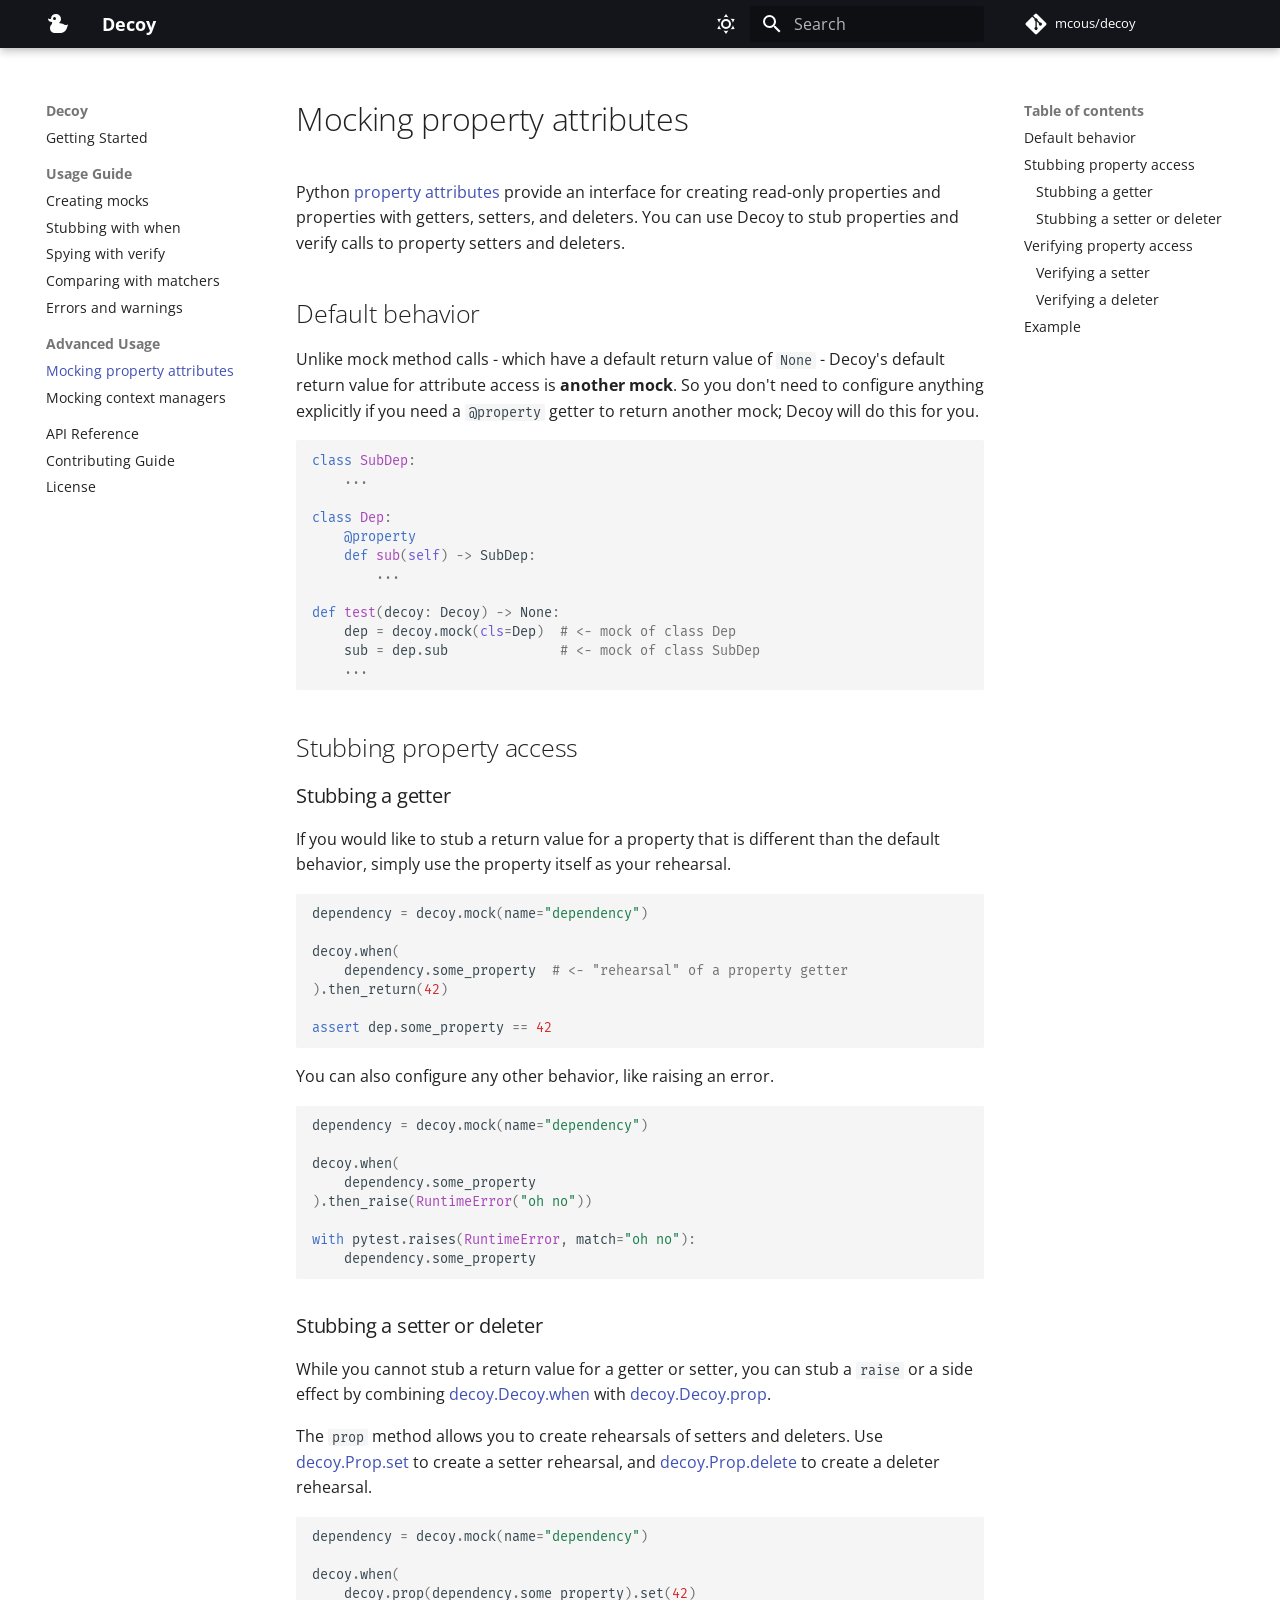
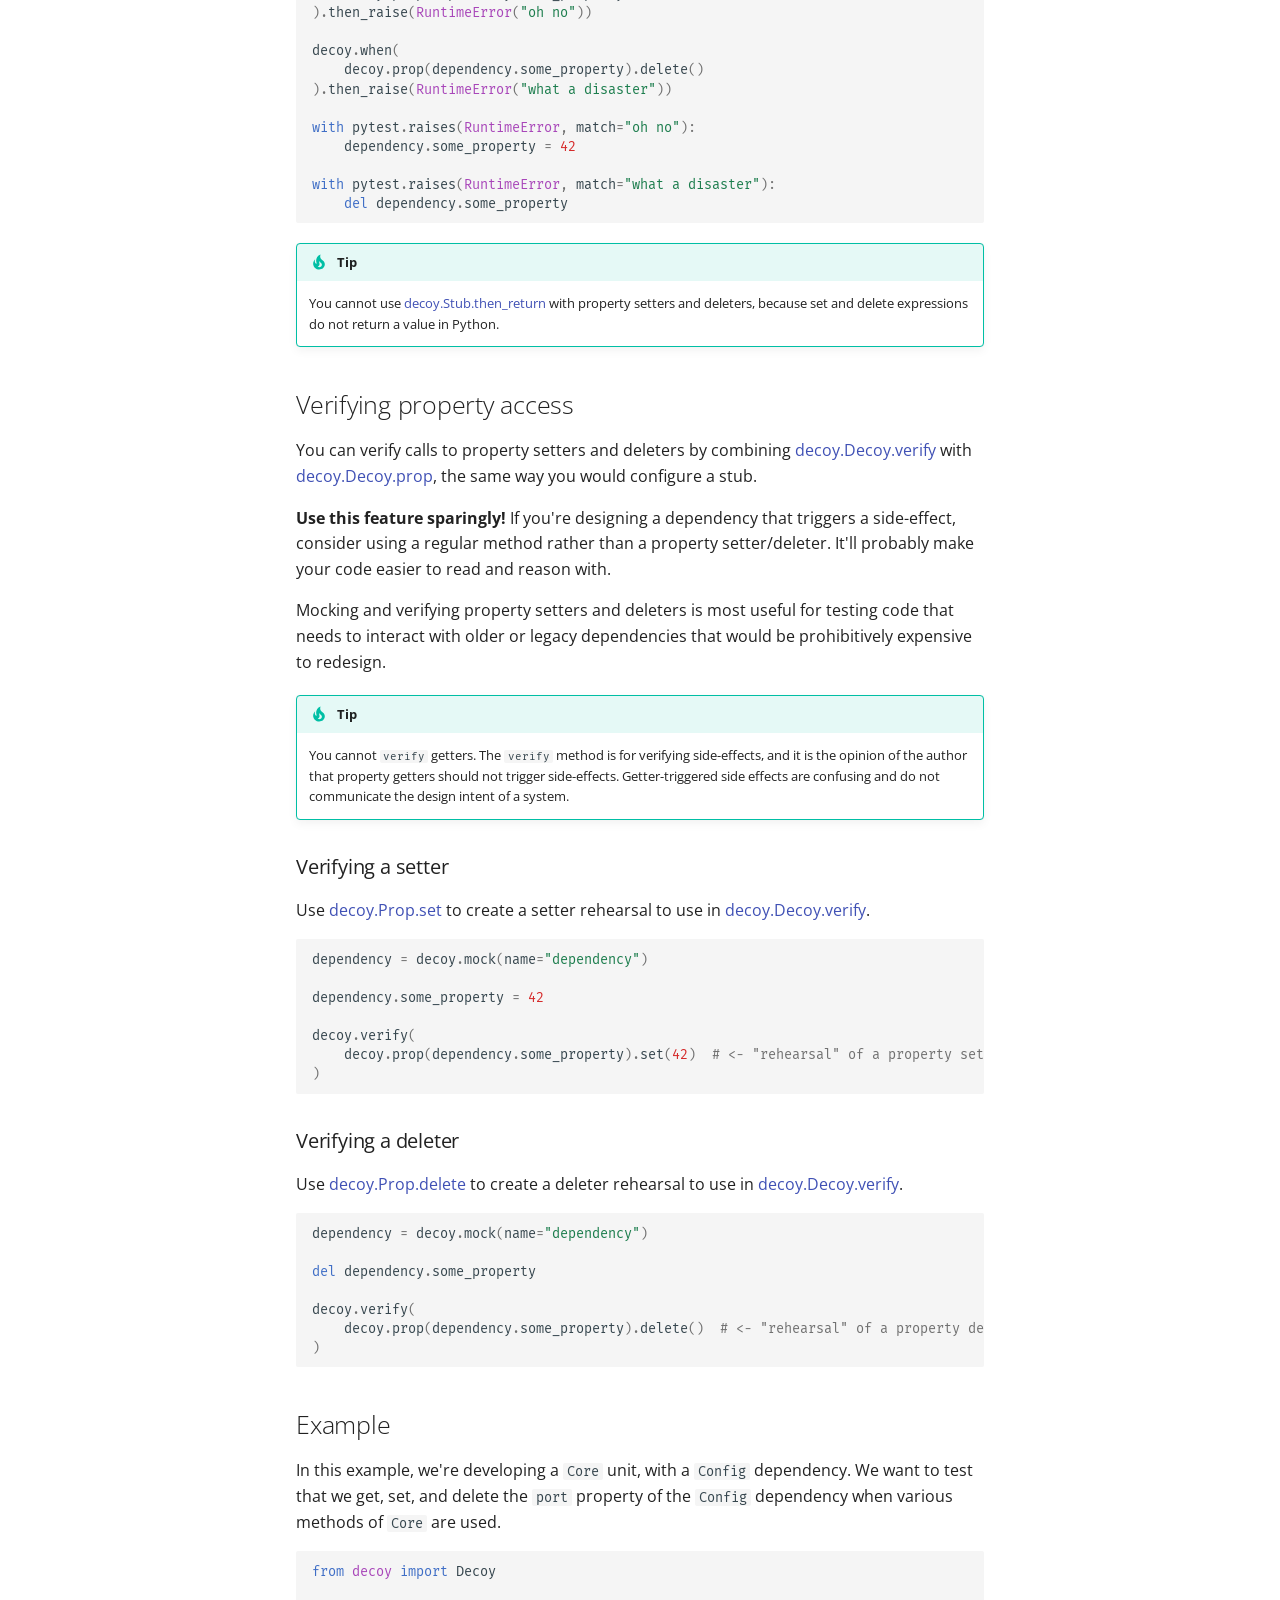
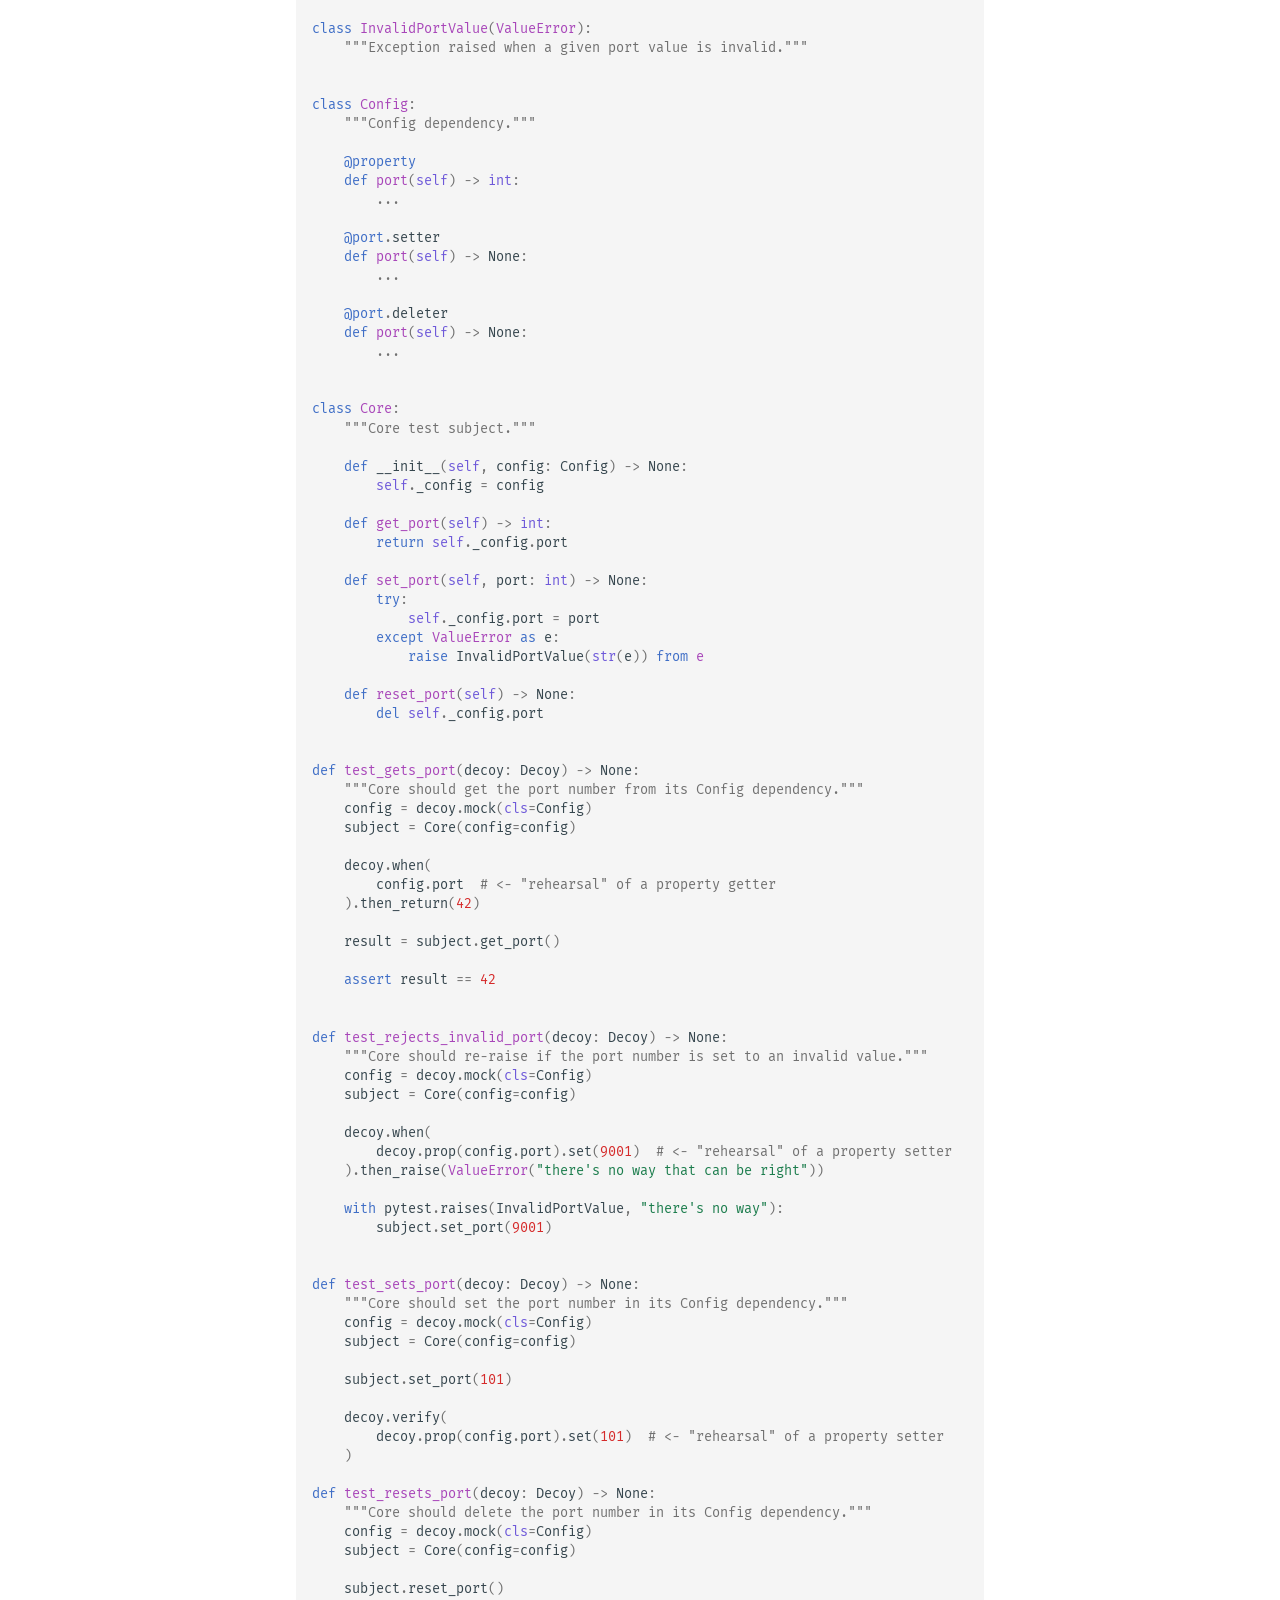
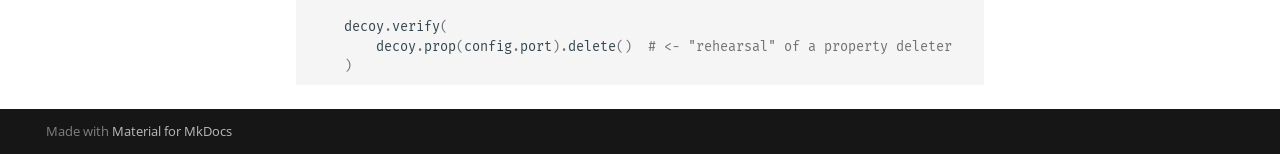
<file: advanced/properties/index.html>
<!doctype html>
<html lang="en" class="no-js">
  <head>
    
      <meta charset="utf-8">
      <meta name="viewport" content="width=device-width,initial-scale=1">
      
        <meta name="description" content="Opinionated mocking library for Python.">
      
      
        <meta name="author" content="Michael Cousins">
      
      
        <link rel="canonical" href="https://michael.cousins.io/decoy/advanced/properties/">
      
      
        <link rel="prev" href="../../usage/errors-and-warnings/">
      
      
        <link rel="next" href="../context-managers/">
      
      
      <link rel="icon" href="../../img/favicon.ico">
      <meta name="generator" content="mkdocs-1.5.3, mkdocs-material-9.4.8">
    
    
      
        <title>Mocking property attributes - Decoy</title>
      
    
    
      <link rel="stylesheet" href="../../assets/stylesheets/main.4b4a2bd9.min.css">
      
        
        <link rel="stylesheet" href="../../assets/stylesheets/palette.356b1318.min.css">
      
      


    
    
      
    
    
      
        
        
        <link rel="preconnect" href="https://fonts.gstatic.com" crossorigin>
        <link rel="stylesheet" href="https://fonts.googleapis.com/css?family=Open+Sans:300,300i,400,400i,700,700i%7CFira+Mono:400,400i,700,700i&display=fallback">
        <style>:root{--md-text-font:"Open Sans";--md-code-font:"Fira Mono"}</style>
      
    
    
      <link rel="stylesheet" href="../../assets/_mkdocstrings.css">
    
      <link rel="stylesheet" href="../../stylesheets/extra.css">
    
    <script>__md_scope=new URL("../..",location),__md_hash=e=>[...e].reduce((e,_)=>(e<<5)-e+_.charCodeAt(0),0),__md_get=(e,_=localStorage,t=__md_scope)=>JSON.parse(_.getItem(t.pathname+"."+e)),__md_set=(e,_,t=localStorage,a=__md_scope)=>{try{t.setItem(a.pathname+"."+e,JSON.stringify(_))}catch(e){}}</script>
    
      

    
    
    
  </head>
  
  
    
    
      
    
    
    
    
    <body dir="ltr" data-md-color-scheme="default" data-md-color-primary="black" data-md-color-accent="indigo">
  
    
    
      <script>var palette=__md_get("__palette");if(palette&&"object"==typeof palette.color)for(var key of Object.keys(palette.color))document.body.setAttribute("data-md-color-"+key,palette.color[key])</script>
    
    <input class="md-toggle" data-md-toggle="drawer" type="checkbox" id="__drawer" autocomplete="off">
    <input class="md-toggle" data-md-toggle="search" type="checkbox" id="__search" autocomplete="off">
    <label class="md-overlay" for="__drawer"></label>
    <div data-md-component="skip">
      
        
        <a href="#mocking-property-attributes" class="md-skip">
          Skip to content
        </a>
      
    </div>
    <div data-md-component="announce">
      
    </div>
    
    
      

  

<header class="md-header md-header--shadow" data-md-component="header">
  <nav class="md-header__inner md-grid" aria-label="Header">
    <a href="../.." title="Decoy" class="md-header__button md-logo" aria-label="Decoy" data-md-component="logo">
      
  
  <svg xmlns="http://www.w3.org/2000/svg" viewBox="0 0 24 24"><path d="M8.5 5A1.5 1.5 0 0 0 7 6.5 1.5 1.5 0 0 0 8.5 8 1.5 1.5 0 0 0 10 6.5 1.5 1.5 0 0 0 8.5 5M10 2a5 5 0 0 1 5 5c0 1.7-.85 3.2-2.14 4.1 1.58.15 3.36.51 5.14 1.4 3 1.5 4-.5 4-.5s-1 9-7 9H9s-5 0-5-5c0-3 3-4 2-6-4 0-4-3.5-4-3.5 1 .5 2.24.5 3 .15A5.02 5.02 0 0 1 10 2Z"/></svg>

    </a>
    <label class="md-header__button md-icon" for="__drawer">
      
      <svg xmlns="http://www.w3.org/2000/svg" viewBox="0 0 24 24"><path d="M3 6h18v2H3V6m0 5h18v2H3v-2m0 5h18v2H3v-2Z"/></svg>
    </label>
    <div class="md-header__title" data-md-component="header-title">
      <div class="md-header__ellipsis">
        <div class="md-header__topic">
          <span class="md-ellipsis">
            Decoy
          </span>
        </div>
        <div class="md-header__topic" data-md-component="header-topic">
          <span class="md-ellipsis">
            
              Mocking property attributes
            
          </span>
        </div>
      </div>
    </div>
    
      
        <form class="md-header__option" data-md-component="palette">
  
    
    
    
    <input class="md-option" data-md-color-media="(prefers-color-scheme: light)" data-md-color-scheme="default" data-md-color-primary="black" data-md-color-accent="indigo"  aria-label="Switch to dark mode"  type="radio" name="__palette" id="__palette_1">
    
      <label class="md-header__button md-icon" title="Switch to dark mode" for="__palette_2" hidden>
        <svg xmlns="http://www.w3.org/2000/svg" viewBox="0 0 24 24"><path d="M12 7a5 5 0 0 1 5 5 5 5 0 0 1-5 5 5 5 0 0 1-5-5 5 5 0 0 1 5-5m0 2a3 3 0 0 0-3 3 3 3 0 0 0 3 3 3 3 0 0 0 3-3 3 3 0 0 0-3-3m0-7 2.39 3.42C13.65 5.15 12.84 5 12 5c-.84 0-1.65.15-2.39.42L12 2M3.34 7l4.16-.35A7.2 7.2 0 0 0 5.94 8.5c-.44.74-.69 1.5-.83 2.29L3.34 7m.02 10 1.76-3.77a7.131 7.131 0 0 0 2.38 4.14L3.36 17M20.65 7l-1.77 3.79a7.023 7.023 0 0 0-2.38-4.15l4.15.36m-.01 10-4.14.36c.59-.51 1.12-1.14 1.54-1.86.42-.73.69-1.5.83-2.29L20.64 17M12 22l-2.41-3.44c.74.27 1.55.44 2.41.44.82 0 1.63-.17 2.37-.44L12 22Z"/></svg>
      </label>
    
  
    
    
    
    <input class="md-option" data-md-color-media="(prefers-color-scheme: dark)" data-md-color-scheme="slate" data-md-color-primary="amber" data-md-color-accent="yellow"  aria-label="Switch to light mode"  type="radio" name="__palette" id="__palette_2">
    
      <label class="md-header__button md-icon" title="Switch to light mode" for="__palette_1" hidden>
        <svg xmlns="http://www.w3.org/2000/svg" viewBox="0 0 24 24"><path d="m17.75 4.09-2.53 1.94.91 3.06-2.63-1.81-2.63 1.81.91-3.06-2.53-1.94L12.44 4l1.06-3 1.06 3 3.19.09m3.5 6.91-1.64 1.25.59 1.98-1.7-1.17-1.7 1.17.59-1.98L15.75 11l2.06-.05L18.5 9l.69 1.95 2.06.05m-2.28 4.95c.83-.08 1.72 1.1 1.19 1.85-.32.45-.66.87-1.08 1.27C15.17 23 8.84 23 4.94 19.07c-3.91-3.9-3.91-10.24 0-14.14.4-.4.82-.76 1.27-1.08.75-.53 1.93.36 1.85 1.19-.27 2.86.69 5.83 2.89 8.02a9.96 9.96 0 0 0 8.02 2.89m-1.64 2.02a12.08 12.08 0 0 1-7.8-3.47c-2.17-2.19-3.33-5-3.49-7.82-2.81 3.14-2.7 7.96.31 10.98 3.02 3.01 7.84 3.12 10.98.31Z"/></svg>
      </label>
    
  
</form>
      
    
    
    
      <label class="md-header__button md-icon" for="__search">
        
        <svg xmlns="http://www.w3.org/2000/svg" viewBox="0 0 24 24"><path d="M9.5 3A6.5 6.5 0 0 1 16 9.5c0 1.61-.59 3.09-1.56 4.23l.27.27h.79l5 5-1.5 1.5-5-5v-.79l-.27-.27A6.516 6.516 0 0 1 9.5 16 6.5 6.5 0 0 1 3 9.5 6.5 6.5 0 0 1 9.5 3m0 2C7 5 5 7 5 9.5S7 14 9.5 14 14 12 14 9.5 12 5 9.5 5Z"/></svg>
      </label>
      <div class="md-search" data-md-component="search" role="dialog">
  <label class="md-search__overlay" for="__search"></label>
  <div class="md-search__inner" role="search">
    <form class="md-search__form" name="search">
      <input type="text" class="md-search__input" name="query" aria-label="Search" placeholder="Search" autocapitalize="off" autocorrect="off" autocomplete="off" spellcheck="false" data-md-component="search-query" required>
      <label class="md-search__icon md-icon" for="__search">
        
        <svg xmlns="http://www.w3.org/2000/svg" viewBox="0 0 24 24"><path d="M9.5 3A6.5 6.5 0 0 1 16 9.5c0 1.61-.59 3.09-1.56 4.23l.27.27h.79l5 5-1.5 1.5-5-5v-.79l-.27-.27A6.516 6.516 0 0 1 9.5 16 6.5 6.5 0 0 1 3 9.5 6.5 6.5 0 0 1 9.5 3m0 2C7 5 5 7 5 9.5S7 14 9.5 14 14 12 14 9.5 12 5 9.5 5Z"/></svg>
        
        <svg xmlns="http://www.w3.org/2000/svg" viewBox="0 0 24 24"><path d="M20 11v2H8l5.5 5.5-1.42 1.42L4.16 12l7.92-7.92L13.5 5.5 8 11h12Z"/></svg>
      </label>
      <nav class="md-search__options" aria-label="Search">
        
        <button type="reset" class="md-search__icon md-icon" title="Clear" aria-label="Clear" tabindex="-1">
          
          <svg xmlns="http://www.w3.org/2000/svg" viewBox="0 0 24 24"><path d="M19 6.41 17.59 5 12 10.59 6.41 5 5 6.41 10.59 12 5 17.59 6.41 19 12 13.41 17.59 19 19 17.59 13.41 12 19 6.41Z"/></svg>
        </button>
      </nav>
      
    </form>
    <div class="md-search__output">
      <div class="md-search__scrollwrap" data-md-scrollfix>
        <div class="md-search-result" data-md-component="search-result">
          <div class="md-search-result__meta">
            Initializing search
          </div>
          <ol class="md-search-result__list" role="presentation"></ol>
        </div>
      </div>
    </div>
  </div>
</div>
    
    
      <div class="md-header__source">
        <a href="https://github.com/mcous/decoy" title="Go to repository" class="md-source" data-md-component="source">
  <div class="md-source__icon md-icon">
    
    <svg xmlns="http://www.w3.org/2000/svg" viewBox="0 0 448 512"><!--! Font Awesome Free 6.4.2 by @fontawesome - https://fontawesome.com License - https://fontawesome.com/license/free (Icons: CC BY 4.0, Fonts: SIL OFL 1.1, Code: MIT License) Copyright 2023 Fonticons, Inc.--><path d="M439.55 236.05 244 40.45a28.87 28.87 0 0 0-40.81 0l-40.66 40.63 51.52 51.52c27.06-9.14 52.68 16.77 43.39 43.68l49.66 49.66c34.23-11.8 61.18 31 35.47 56.69-26.49 26.49-70.21-2.87-56-37.34L240.22 199v121.85c25.3 12.54 22.26 41.85 9.08 55a34.34 34.34 0 0 1-48.55 0c-17.57-17.6-11.07-46.91 11.25-56v-123c-20.8-8.51-24.6-30.74-18.64-45L142.57 101 8.45 235.14a28.86 28.86 0 0 0 0 40.81l195.61 195.6a28.86 28.86 0 0 0 40.8 0l194.69-194.69a28.86 28.86 0 0 0 0-40.81z"/></svg>
  </div>
  <div class="md-source__repository">
    mcous/decoy
  </div>
</a>
      </div>
    
  </nav>
  
</header>
    
    <div class="md-container" data-md-component="container">
      
      
        
          
        
      
      <main class="md-main" data-md-component="main">
        <div class="md-main__inner md-grid">
          
            
              
              <div class="md-sidebar md-sidebar--primary" data-md-component="sidebar" data-md-type="navigation" >
                <div class="md-sidebar__scrollwrap">
                  <div class="md-sidebar__inner">
                    



<nav class="md-nav md-nav--primary" aria-label="Navigation" data-md-level="0">
  <label class="md-nav__title" for="__drawer">
    <a href="../.." title="Decoy" class="md-nav__button md-logo" aria-label="Decoy" data-md-component="logo">
      
  
  <svg xmlns="http://www.w3.org/2000/svg" viewBox="0 0 24 24"><path d="M8.5 5A1.5 1.5 0 0 0 7 6.5 1.5 1.5 0 0 0 8.5 8 1.5 1.5 0 0 0 10 6.5 1.5 1.5 0 0 0 8.5 5M10 2a5 5 0 0 1 5 5c0 1.7-.85 3.2-2.14 4.1 1.58.15 3.36.51 5.14 1.4 3 1.5 4-.5 4-.5s-1 9-7 9H9s-5 0-5-5c0-3 3-4 2-6-4 0-4-3.5-4-3.5 1 .5 2.24.5 3 .15A5.02 5.02 0 0 1 10 2Z"/></svg>

    </a>
    Decoy
  </label>
  
    <div class="md-nav__source">
      <a href="https://github.com/mcous/decoy" title="Go to repository" class="md-source" data-md-component="source">
  <div class="md-source__icon md-icon">
    
    <svg xmlns="http://www.w3.org/2000/svg" viewBox="0 0 448 512"><!--! Font Awesome Free 6.4.2 by @fontawesome - https://fontawesome.com License - https://fontawesome.com/license/free (Icons: CC BY 4.0, Fonts: SIL OFL 1.1, Code: MIT License) Copyright 2023 Fonticons, Inc.--><path d="M439.55 236.05 244 40.45a28.87 28.87 0 0 0-40.81 0l-40.66 40.63 51.52 51.52c27.06-9.14 52.68 16.77 43.39 43.68l49.66 49.66c34.23-11.8 61.18 31 35.47 56.69-26.49 26.49-70.21-2.87-56-37.34L240.22 199v121.85c25.3 12.54 22.26 41.85 9.08 55a34.34 34.34 0 0 1-48.55 0c-17.57-17.6-11.07-46.91 11.25-56v-123c-20.8-8.51-24.6-30.74-18.64-45L142.57 101 8.45 235.14a28.86 28.86 0 0 0 0 40.81l195.61 195.6a28.86 28.86 0 0 0 40.8 0l194.69-194.69a28.86 28.86 0 0 0 0-40.81z"/></svg>
  </div>
  <div class="md-source__repository">
    mcous/decoy
  </div>
</a>
    </div>
  
  <ul class="md-nav__list" data-md-scrollfix>
    
      
      
  
  
  
    <li class="md-nav__item">
      <a href="../.." class="md-nav__link">
        
  
  <span class="md-ellipsis">
    Getting Started
  </span>
  

      </a>
    </li>
  

    
      
      
  
  
  
    
    
    
    
    
      
      
    
    <li class="md-nav__item md-nav__item--section md-nav__item--nested">
      
        
        
        
        <input class="md-nav__toggle md-toggle " type="checkbox" id="__nav_2" >
        
          
          <label class="md-nav__link" for="__nav_2" id="__nav_2_label" tabindex="">
            
  
  <span class="md-ellipsis">
    Usage Guide
  </span>
  

            <span class="md-nav__icon md-icon"></span>
          </label>
        
        <nav class="md-nav" data-md-level="1" aria-labelledby="__nav_2_label" aria-expanded="false">
          <label class="md-nav__title" for="__nav_2">
            <span class="md-nav__icon md-icon"></span>
            Usage Guide
          </label>
          <ul class="md-nav__list" data-md-scrollfix>
            
              
                
  
  
  
    <li class="md-nav__item">
      <a href="../../usage/create/" class="md-nav__link">
        
  
  <span class="md-ellipsis">
    Creating mocks
  </span>
  

      </a>
    </li>
  

              
            
              
                
  
  
  
    <li class="md-nav__item">
      <a href="../../usage/when/" class="md-nav__link">
        
  
  <span class="md-ellipsis">
    Stubbing with when
  </span>
  

      </a>
    </li>
  

              
            
              
                
  
  
  
    <li class="md-nav__item">
      <a href="../../usage/verify/" class="md-nav__link">
        
  
  <span class="md-ellipsis">
    Spying with verify
  </span>
  

      </a>
    </li>
  

              
            
              
                
  
  
  
    <li class="md-nav__item">
      <a href="../../usage/matchers/" class="md-nav__link">
        
  
  <span class="md-ellipsis">
    Comparing with matchers
  </span>
  

      </a>
    </li>
  

              
            
              
                
  
  
  
    <li class="md-nav__item">
      <a href="../../usage/errors-and-warnings/" class="md-nav__link">
        
  
  <span class="md-ellipsis">
    Errors and warnings
  </span>
  

      </a>
    </li>
  

              
            
          </ul>
        </nav>
      
    </li>
  

    
      
      
  
  
    
  
  
    
    
    
    
    
      
      
    
    <li class="md-nav__item md-nav__item--active md-nav__item--section md-nav__item--nested">
      
        
        
        
        <input class="md-nav__toggle md-toggle " type="checkbox" id="__nav_3" checked>
        
          
          <label class="md-nav__link" for="__nav_3" id="__nav_3_label" tabindex="">
            
  
  <span class="md-ellipsis">
    Advanced Usage
  </span>
  

            <span class="md-nav__icon md-icon"></span>
          </label>
        
        <nav class="md-nav" data-md-level="1" aria-labelledby="__nav_3_label" aria-expanded="true">
          <label class="md-nav__title" for="__nav_3">
            <span class="md-nav__icon md-icon"></span>
            Advanced Usage
          </label>
          <ul class="md-nav__list" data-md-scrollfix>
            
              
                
  
  
    
  
  
    <li class="md-nav__item md-nav__item--active">
      
      <input class="md-nav__toggle md-toggle" type="checkbox" id="__toc">
      
      
        
      
      
        <label class="md-nav__link md-nav__link--active" for="__toc">
          
  
  <span class="md-ellipsis">
    Mocking property attributes
  </span>
  

          <span class="md-nav__icon md-icon"></span>
        </label>
      
      <a href="./" class="md-nav__link md-nav__link--active">
        
  
  <span class="md-ellipsis">
    Mocking property attributes
  </span>
  

      </a>
      
        

<nav class="md-nav md-nav--secondary" aria-label="Table of contents">
  
  
  
    
  
  
    <label class="md-nav__title" for="__toc">
      <span class="md-nav__icon md-icon"></span>
      Table of contents
    </label>
    <ul class="md-nav__list" data-md-component="toc" data-md-scrollfix>
      
        <li class="md-nav__item">
  <a href="#default-behavior" class="md-nav__link">
    Default behavior
  </a>
  
</li>
      
        <li class="md-nav__item">
  <a href="#stubbing-property-access" class="md-nav__link">
    Stubbing property access
  </a>
  
    <nav class="md-nav" aria-label="Stubbing property access">
      <ul class="md-nav__list">
        
          <li class="md-nav__item">
  <a href="#stubbing-a-getter" class="md-nav__link">
    Stubbing a getter
  </a>
  
</li>
        
          <li class="md-nav__item">
  <a href="#stubbing-a-setter-or-deleter" class="md-nav__link">
    Stubbing a setter or deleter
  </a>
  
</li>
        
      </ul>
    </nav>
  
</li>
      
        <li class="md-nav__item">
  <a href="#verifying-property-access" class="md-nav__link">
    Verifying property access
  </a>
  
    <nav class="md-nav" aria-label="Verifying property access">
      <ul class="md-nav__list">
        
          <li class="md-nav__item">
  <a href="#verifying-a-setter" class="md-nav__link">
    Verifying a setter
  </a>
  
</li>
        
          <li class="md-nav__item">
  <a href="#verifying-a-deleter" class="md-nav__link">
    Verifying a deleter
  </a>
  
</li>
        
      </ul>
    </nav>
  
</li>
      
        <li class="md-nav__item">
  <a href="#example" class="md-nav__link">
    Example
  </a>
  
</li>
      
    </ul>
  
</nav>
      
    </li>
  

              
            
              
                
  
  
  
    <li class="md-nav__item">
      <a href="../context-managers/" class="md-nav__link">
        
  
  <span class="md-ellipsis">
    Mocking context managers
  </span>
  

      </a>
    </li>
  

              
            
          </ul>
        </nav>
      
    </li>
  

    
      
      
  
  
  
    <li class="md-nav__item">
      <a href="../../api/" class="md-nav__link">
        
  
  <span class="md-ellipsis">
    API Reference
  </span>
  

      </a>
    </li>
  

    
      
      
  
  
  
    <li class="md-nav__item">
      <a href="../../contributing/" class="md-nav__link">
        
  
  <span class="md-ellipsis">
    Contributing Guide
  </span>
  

      </a>
    </li>
  

    
      
      
  
  
  
    <li class="md-nav__item">
      <a href="../../license/" class="md-nav__link">
        
  
  <span class="md-ellipsis">
    License
  </span>
  

      </a>
    </li>
  

    
  </ul>
</nav>
                  </div>
                </div>
              </div>
            
            
              
              <div class="md-sidebar md-sidebar--secondary" data-md-component="sidebar" data-md-type="toc" >
                <div class="md-sidebar__scrollwrap">
                  <div class="md-sidebar__inner">
                    

<nav class="md-nav md-nav--secondary" aria-label="Table of contents">
  
  
  
    
  
  
    <label class="md-nav__title" for="__toc">
      <span class="md-nav__icon md-icon"></span>
      Table of contents
    </label>
    <ul class="md-nav__list" data-md-component="toc" data-md-scrollfix>
      
        <li class="md-nav__item">
  <a href="#default-behavior" class="md-nav__link">
    Default behavior
  </a>
  
</li>
      
        <li class="md-nav__item">
  <a href="#stubbing-property-access" class="md-nav__link">
    Stubbing property access
  </a>
  
    <nav class="md-nav" aria-label="Stubbing property access">
      <ul class="md-nav__list">
        
          <li class="md-nav__item">
  <a href="#stubbing-a-getter" class="md-nav__link">
    Stubbing a getter
  </a>
  
</li>
        
          <li class="md-nav__item">
  <a href="#stubbing-a-setter-or-deleter" class="md-nav__link">
    Stubbing a setter or deleter
  </a>
  
</li>
        
      </ul>
    </nav>
  
</li>
      
        <li class="md-nav__item">
  <a href="#verifying-property-access" class="md-nav__link">
    Verifying property access
  </a>
  
    <nav class="md-nav" aria-label="Verifying property access">
      <ul class="md-nav__list">
        
          <li class="md-nav__item">
  <a href="#verifying-a-setter" class="md-nav__link">
    Verifying a setter
  </a>
  
</li>
        
          <li class="md-nav__item">
  <a href="#verifying-a-deleter" class="md-nav__link">
    Verifying a deleter
  </a>
  
</li>
        
      </ul>
    </nav>
  
</li>
      
        <li class="md-nav__item">
  <a href="#example" class="md-nav__link">
    Example
  </a>
  
</li>
      
    </ul>
  
</nav>
                  </div>
                </div>
              </div>
            
          
          
            <div class="md-content" data-md-component="content">
              <article class="md-content__inner md-typeset">
                
                  


<h1 id="mocking-property-attributes">Mocking property attributes<a class="headerlink" href="#mocking-property-attributes" title="Permanent link">#</a></h1>
<p>Python <a href="https://docs.python.org/3/library/functions.html#property">property attributes</a> provide an interface for creating read-only properties and properties with getters, setters, and deleters. You can use Decoy to stub properties and verify calls to property setters and deleters.</p>
<h2 id="default-behavior">Default behavior<a class="headerlink" href="#default-behavior" title="Permanent link">#</a></h2>
<p>Unlike mock method calls - which have a default return value of <code>None</code> - Decoy's default return value for attribute access is <strong>another mock</strong>. So you don't need to configure anything explicitly if you need a <code>@property</code> getter to return another mock; Decoy will do this for you.</p>
<div class="highlight"><pre><span></span><code><span class="k">class</span> <span class="nc">SubDep</span><span class="p">:</span>
    <span class="o">...</span>

<span class="k">class</span> <span class="nc">Dep</span><span class="p">:</span>
    <span class="nd">@property</span>
    <span class="k">def</span> <span class="nf">sub</span><span class="p">(</span><span class="bp">self</span><span class="p">)</span> <span class="o">-&gt;</span> <span class="n">SubDep</span><span class="p">:</span>
        <span class="o">...</span>

<span class="k">def</span> <span class="nf">test</span><span class="p">(</span><span class="n">decoy</span><span class="p">:</span> <span class="n">Decoy</span><span class="p">)</span> <span class="o">-&gt;</span> <span class="kc">None</span><span class="p">:</span>
    <span class="n">dep</span> <span class="o">=</span> <span class="n">decoy</span><span class="o">.</span><span class="n">mock</span><span class="p">(</span><span class="bp">cls</span><span class="o">=</span><span class="n">Dep</span><span class="p">)</span>  <span class="c1"># &lt;- mock of class Dep</span>
    <span class="n">sub</span> <span class="o">=</span> <span class="n">dep</span><span class="o">.</span><span class="n">sub</span>              <span class="c1"># &lt;- mock of class SubDep</span>
    <span class="o">...</span>
</code></pre></div>
<h2 id="stubbing-property-access">Stubbing property access<a class="headerlink" href="#stubbing-property-access" title="Permanent link">#</a></h2>
<h3 id="stubbing-a-getter">Stubbing a getter<a class="headerlink" href="#stubbing-a-getter" title="Permanent link">#</a></h3>
<p>If you would like to stub a return value for a property that is different than the default behavior, simply use the property itself as your rehearsal.</p>
<div class="highlight"><pre><span></span><code><span class="n">dependency</span> <span class="o">=</span> <span class="n">decoy</span><span class="o">.</span><span class="n">mock</span><span class="p">(</span><span class="n">name</span><span class="o">=</span><span class="s2">&quot;dependency&quot;</span><span class="p">)</span>

<span class="n">decoy</span><span class="o">.</span><span class="n">when</span><span class="p">(</span>
    <span class="n">dependency</span><span class="o">.</span><span class="n">some_property</span>  <span class="c1"># &lt;- &quot;rehearsal&quot; of a property getter</span>
<span class="p">)</span><span class="o">.</span><span class="n">then_return</span><span class="p">(</span><span class="mi">42</span><span class="p">)</span>

<span class="k">assert</span> <span class="n">dep</span><span class="o">.</span><span class="n">some_property</span> <span class="o">==</span> <span class="mi">42</span>
</code></pre></div>
<p>You can also configure any other behavior, like raising an error.</p>
<div class="highlight"><pre><span></span><code><span class="n">dependency</span> <span class="o">=</span> <span class="n">decoy</span><span class="o">.</span><span class="n">mock</span><span class="p">(</span><span class="n">name</span><span class="o">=</span><span class="s2">&quot;dependency&quot;</span><span class="p">)</span>

<span class="n">decoy</span><span class="o">.</span><span class="n">when</span><span class="p">(</span>
    <span class="n">dependency</span><span class="o">.</span><span class="n">some_property</span>
<span class="p">)</span><span class="o">.</span><span class="n">then_raise</span><span class="p">(</span><span class="ne">RuntimeError</span><span class="p">(</span><span class="s2">&quot;oh no&quot;</span><span class="p">))</span>

<span class="k">with</span> <span class="n">pytest</span><span class="o">.</span><span class="n">raises</span><span class="p">(</span><span class="ne">RuntimeError</span><span class="p">,</span> <span class="n">match</span><span class="o">=</span><span class="s2">&quot;oh no&quot;</span><span class="p">):</span>
    <span class="n">dependency</span><span class="o">.</span><span class="n">some_property</span>
</code></pre></div>
<h3 id="stubbing-a-setter-or-deleter">Stubbing a setter or deleter<a class="headerlink" href="#stubbing-a-setter-or-deleter" title="Permanent link">#</a></h3>
<p>While you cannot stub a return value for a getter or setter, you can stub a <code>raise</code> or a side effect by combining <a class="autorefs autorefs-internal" href="../../api/#decoy.Decoy.when">decoy.Decoy.when</a> with <a class="autorefs autorefs-internal" href="../../api/#decoy.Decoy.prop">decoy.Decoy.prop</a>.</p>
<p>The <code>prop</code> method allows you to create rehearsals of setters and deleters. Use <a class="autorefs autorefs-internal" href="../../api/#decoy.Prop.set">decoy.Prop.set</a> to create a setter rehearsal, and <a class="autorefs autorefs-internal" href="../../api/#decoy.Prop.delete">decoy.Prop.delete</a> to create a deleter rehearsal.</p>
<div class="highlight"><pre><span></span><code><span class="n">dependency</span> <span class="o">=</span> <span class="n">decoy</span><span class="o">.</span><span class="n">mock</span><span class="p">(</span><span class="n">name</span><span class="o">=</span><span class="s2">&quot;dependency&quot;</span><span class="p">)</span>

<span class="n">decoy</span><span class="o">.</span><span class="n">when</span><span class="p">(</span>
    <span class="n">decoy</span><span class="o">.</span><span class="n">prop</span><span class="p">(</span><span class="n">dependency</span><span class="o">.</span><span class="n">some_property</span><span class="p">)</span><span class="o">.</span><span class="n">set</span><span class="p">(</span><span class="mi">42</span><span class="p">)</span>
<span class="p">)</span><span class="o">.</span><span class="n">then_raise</span><span class="p">(</span><span class="ne">RuntimeError</span><span class="p">(</span><span class="s2">&quot;oh no&quot;</span><span class="p">))</span>

<span class="n">decoy</span><span class="o">.</span><span class="n">when</span><span class="p">(</span>
    <span class="n">decoy</span><span class="o">.</span><span class="n">prop</span><span class="p">(</span><span class="n">dependency</span><span class="o">.</span><span class="n">some_property</span><span class="p">)</span><span class="o">.</span><span class="n">delete</span><span class="p">()</span>
<span class="p">)</span><span class="o">.</span><span class="n">then_raise</span><span class="p">(</span><span class="ne">RuntimeError</span><span class="p">(</span><span class="s2">&quot;what a disaster&quot;</span><span class="p">))</span>

<span class="k">with</span> <span class="n">pytest</span><span class="o">.</span><span class="n">raises</span><span class="p">(</span><span class="ne">RuntimeError</span><span class="p">,</span> <span class="n">match</span><span class="o">=</span><span class="s2">&quot;oh no&quot;</span><span class="p">):</span>
    <span class="n">dependency</span><span class="o">.</span><span class="n">some_property</span> <span class="o">=</span> <span class="mi">42</span>

<span class="k">with</span> <span class="n">pytest</span><span class="o">.</span><span class="n">raises</span><span class="p">(</span><span class="ne">RuntimeError</span><span class="p">,</span> <span class="n">match</span><span class="o">=</span><span class="s2">&quot;what a disaster&quot;</span><span class="p">):</span>
    <span class="k">del</span> <span class="n">dependency</span><span class="o">.</span><span class="n">some_property</span>
</code></pre></div>
<div class="admonition tip">
<p class="admonition-title">Tip</p>
<p>You cannot use <a class="autorefs autorefs-internal" href="../../api/#decoy.Stub.then_return">decoy.Stub.then_return</a> with property setters and deleters, because set and delete expressions do not return a value in Python.</p>
</div>
<h2 id="verifying-property-access">Verifying property access<a class="headerlink" href="#verifying-property-access" title="Permanent link">#</a></h2>
<p>You can verify calls to property setters and deleters by combining <a class="autorefs autorefs-internal" href="../../api/#decoy.Decoy.verify">decoy.Decoy.verify</a> with <a class="autorefs autorefs-internal" href="../../api/#decoy.Decoy.prop">decoy.Decoy.prop</a>, the same way you would configure a stub.</p>
<p><strong>Use this feature sparingly!</strong> If you're designing a dependency that triggers a side-effect, consider using a regular method rather than a property setter/deleter. It'll probably make your code easier to read and reason with.</p>
<p>Mocking and verifying property setters and deleters is most useful for testing code that needs to interact with older or legacy dependencies that would be prohibitively expensive to redesign.</p>
<div class="admonition tip">
<p class="admonition-title">Tip</p>
<p>You cannot <code>verify</code> getters. The <code>verify</code> method is for verifying side-effects, and it is the opinion of the author that property getters should not trigger side-effects. Getter-triggered side effects are confusing and do not communicate the design intent of a system.</p>
</div>
<h3 id="verifying-a-setter">Verifying a setter<a class="headerlink" href="#verifying-a-setter" title="Permanent link">#</a></h3>
<p>Use <a class="autorefs autorefs-internal" href="../../api/#decoy.Prop.set">decoy.Prop.set</a> to create a setter rehearsal to use in <a class="autorefs autorefs-internal" href="../../api/#decoy.Decoy.verify">decoy.Decoy.verify</a>.</p>
<div class="highlight"><pre><span></span><code><span class="n">dependency</span> <span class="o">=</span> <span class="n">decoy</span><span class="o">.</span><span class="n">mock</span><span class="p">(</span><span class="n">name</span><span class="o">=</span><span class="s2">&quot;dependency&quot;</span><span class="p">)</span>

<span class="n">dependency</span><span class="o">.</span><span class="n">some_property</span> <span class="o">=</span> <span class="mi">42</span>

<span class="n">decoy</span><span class="o">.</span><span class="n">verify</span><span class="p">(</span>
    <span class="n">decoy</span><span class="o">.</span><span class="n">prop</span><span class="p">(</span><span class="n">dependency</span><span class="o">.</span><span class="n">some_property</span><span class="p">)</span><span class="o">.</span><span class="n">set</span><span class="p">(</span><span class="mi">42</span><span class="p">)</span>  <span class="c1"># &lt;- &quot;rehearsal&quot; of a property setter</span>
<span class="p">)</span>
</code></pre></div>
<h3 id="verifying-a-deleter">Verifying a deleter<a class="headerlink" href="#verifying-a-deleter" title="Permanent link">#</a></h3>
<p>Use <a class="autorefs autorefs-internal" href="../../api/#decoy.Prop.delete">decoy.Prop.delete</a> to create a deleter rehearsal to use in <a class="autorefs autorefs-internal" href="../../api/#decoy.Decoy.verify">decoy.Decoy.verify</a>.</p>
<div class="highlight"><pre><span></span><code><span class="n">dependency</span> <span class="o">=</span> <span class="n">decoy</span><span class="o">.</span><span class="n">mock</span><span class="p">(</span><span class="n">name</span><span class="o">=</span><span class="s2">&quot;dependency&quot;</span><span class="p">)</span>

<span class="k">del</span> <span class="n">dependency</span><span class="o">.</span><span class="n">some_property</span>

<span class="n">decoy</span><span class="o">.</span><span class="n">verify</span><span class="p">(</span>
    <span class="n">decoy</span><span class="o">.</span><span class="n">prop</span><span class="p">(</span><span class="n">dependency</span><span class="o">.</span><span class="n">some_property</span><span class="p">)</span><span class="o">.</span><span class="n">delete</span><span class="p">()</span>  <span class="c1"># &lt;- &quot;rehearsal&quot; of a property deleter</span>
<span class="p">)</span>
</code></pre></div>
<h2 id="example">Example<a class="headerlink" href="#example" title="Permanent link">#</a></h2>
<p>In this example, we're developing a <code>Core</code> unit, with a <code>Config</code> dependency. We want to test that we get, set, and delete the <code>port</code> property of the <code>Config</code> dependency when various methods of <code>Core</code> are used.</p>
<div class="highlight"><pre><span></span><code><span class="kn">from</span> <span class="nn">decoy</span> <span class="kn">import</span> <span class="n">Decoy</span>


<span class="k">class</span> <span class="nc">InvalidPortValue</span><span class="p">(</span><span class="ne">ValueError</span><span class="p">):</span>
<span class="w">    </span><span class="sd">&quot;&quot;&quot;Exception raised when a given port value is invalid.&quot;&quot;&quot;</span>


<span class="k">class</span> <span class="nc">Config</span><span class="p">:</span>
<span class="w">    </span><span class="sd">&quot;&quot;&quot;Config dependency.&quot;&quot;&quot;</span>

    <span class="nd">@property</span>
    <span class="k">def</span> <span class="nf">port</span><span class="p">(</span><span class="bp">self</span><span class="p">)</span> <span class="o">-&gt;</span> <span class="nb">int</span><span class="p">:</span>
        <span class="o">...</span>

    <span class="nd">@port</span><span class="o">.</span><span class="n">setter</span>
    <span class="k">def</span> <span class="nf">port</span><span class="p">(</span><span class="bp">self</span><span class="p">)</span> <span class="o">-&gt;</span> <span class="kc">None</span><span class="p">:</span>
        <span class="o">...</span>

    <span class="nd">@port</span><span class="o">.</span><span class="n">deleter</span>
    <span class="k">def</span> <span class="nf">port</span><span class="p">(</span><span class="bp">self</span><span class="p">)</span> <span class="o">-&gt;</span> <span class="kc">None</span><span class="p">:</span>
        <span class="o">...</span>


<span class="k">class</span> <span class="nc">Core</span><span class="p">:</span>
<span class="w">    </span><span class="sd">&quot;&quot;&quot;Core test subject.&quot;&quot;&quot;</span>

    <span class="k">def</span> <span class="fm">__init__</span><span class="p">(</span><span class="bp">self</span><span class="p">,</span> <span class="n">config</span><span class="p">:</span> <span class="n">Config</span><span class="p">)</span> <span class="o">-&gt;</span> <span class="kc">None</span><span class="p">:</span>
        <span class="bp">self</span><span class="o">.</span><span class="n">_config</span> <span class="o">=</span> <span class="n">config</span>

    <span class="k">def</span> <span class="nf">get_port</span><span class="p">(</span><span class="bp">self</span><span class="p">)</span> <span class="o">-&gt;</span> <span class="nb">int</span><span class="p">:</span>
        <span class="k">return</span> <span class="bp">self</span><span class="o">.</span><span class="n">_config</span><span class="o">.</span><span class="n">port</span>

    <span class="k">def</span> <span class="nf">set_port</span><span class="p">(</span><span class="bp">self</span><span class="p">,</span> <span class="n">port</span><span class="p">:</span> <span class="nb">int</span><span class="p">)</span> <span class="o">-&gt;</span> <span class="kc">None</span><span class="p">:</span>
        <span class="k">try</span><span class="p">:</span>
            <span class="bp">self</span><span class="o">.</span><span class="n">_config</span><span class="o">.</span><span class="n">port</span> <span class="o">=</span> <span class="n">port</span>
        <span class="k">except</span> <span class="ne">ValueError</span> <span class="k">as</span> <span class="n">e</span><span class="p">:</span>
            <span class="k">raise</span> <span class="n">InvalidPortValue</span><span class="p">(</span><span class="nb">str</span><span class="p">(</span><span class="n">e</span><span class="p">))</span> <span class="kn">from</span> <span class="nn">e</span>

    <span class="k">def</span> <span class="nf">reset_port</span><span class="p">(</span><span class="bp">self</span><span class="p">)</span> <span class="o">-&gt;</span> <span class="kc">None</span><span class="p">:</span>
        <span class="k">del</span> <span class="bp">self</span><span class="o">.</span><span class="n">_config</span><span class="o">.</span><span class="n">port</span>


<span class="k">def</span> <span class="nf">test_gets_port</span><span class="p">(</span><span class="n">decoy</span><span class="p">:</span> <span class="n">Decoy</span><span class="p">)</span> <span class="o">-&gt;</span> <span class="kc">None</span><span class="p">:</span>
<span class="w">    </span><span class="sd">&quot;&quot;&quot;Core should get the port number from its Config dependency.&quot;&quot;&quot;</span>
    <span class="n">config</span> <span class="o">=</span> <span class="n">decoy</span><span class="o">.</span><span class="n">mock</span><span class="p">(</span><span class="bp">cls</span><span class="o">=</span><span class="n">Config</span><span class="p">)</span>
    <span class="n">subject</span> <span class="o">=</span> <span class="n">Core</span><span class="p">(</span><span class="n">config</span><span class="o">=</span><span class="n">config</span><span class="p">)</span>

    <span class="n">decoy</span><span class="o">.</span><span class="n">when</span><span class="p">(</span>
        <span class="n">config</span><span class="o">.</span><span class="n">port</span>  <span class="c1"># &lt;- &quot;rehearsal&quot; of a property getter</span>
    <span class="p">)</span><span class="o">.</span><span class="n">then_return</span><span class="p">(</span><span class="mi">42</span><span class="p">)</span>

    <span class="n">result</span> <span class="o">=</span> <span class="n">subject</span><span class="o">.</span><span class="n">get_port</span><span class="p">()</span>

    <span class="k">assert</span> <span class="n">result</span> <span class="o">==</span> <span class="mi">42</span>


<span class="k">def</span> <span class="nf">test_rejects_invalid_port</span><span class="p">(</span><span class="n">decoy</span><span class="p">:</span> <span class="n">Decoy</span><span class="p">)</span> <span class="o">-&gt;</span> <span class="kc">None</span><span class="p">:</span>
<span class="w">    </span><span class="sd">&quot;&quot;&quot;Core should re-raise if the port number is set to an invalid value.&quot;&quot;&quot;</span>
    <span class="n">config</span> <span class="o">=</span> <span class="n">decoy</span><span class="o">.</span><span class="n">mock</span><span class="p">(</span><span class="bp">cls</span><span class="o">=</span><span class="n">Config</span><span class="p">)</span>
    <span class="n">subject</span> <span class="o">=</span> <span class="n">Core</span><span class="p">(</span><span class="n">config</span><span class="o">=</span><span class="n">config</span><span class="p">)</span>

    <span class="n">decoy</span><span class="o">.</span><span class="n">when</span><span class="p">(</span>
        <span class="n">decoy</span><span class="o">.</span><span class="n">prop</span><span class="p">(</span><span class="n">config</span><span class="o">.</span><span class="n">port</span><span class="p">)</span><span class="o">.</span><span class="n">set</span><span class="p">(</span><span class="mi">9001</span><span class="p">)</span>  <span class="c1"># &lt;- &quot;rehearsal&quot; of a property setter</span>
    <span class="p">)</span><span class="o">.</span><span class="n">then_raise</span><span class="p">(</span><span class="ne">ValueError</span><span class="p">(</span><span class="s2">&quot;there&#39;s no way that can be right&quot;</span><span class="p">))</span>

    <span class="k">with</span> <span class="n">pytest</span><span class="o">.</span><span class="n">raises</span><span class="p">(</span><span class="n">InvalidPortValue</span><span class="p">,</span> <span class="s2">&quot;there&#39;s no way&quot;</span><span class="p">):</span>
        <span class="n">subject</span><span class="o">.</span><span class="n">set_port</span><span class="p">(</span><span class="mi">9001</span><span class="p">)</span>


<span class="k">def</span> <span class="nf">test_sets_port</span><span class="p">(</span><span class="n">decoy</span><span class="p">:</span> <span class="n">Decoy</span><span class="p">)</span> <span class="o">-&gt;</span> <span class="kc">None</span><span class="p">:</span>
<span class="w">    </span><span class="sd">&quot;&quot;&quot;Core should set the port number in its Config dependency.&quot;&quot;&quot;</span>
    <span class="n">config</span> <span class="o">=</span> <span class="n">decoy</span><span class="o">.</span><span class="n">mock</span><span class="p">(</span><span class="bp">cls</span><span class="o">=</span><span class="n">Config</span><span class="p">)</span>
    <span class="n">subject</span> <span class="o">=</span> <span class="n">Core</span><span class="p">(</span><span class="n">config</span><span class="o">=</span><span class="n">config</span><span class="p">)</span>

    <span class="n">subject</span><span class="o">.</span><span class="n">set_port</span><span class="p">(</span><span class="mi">101</span><span class="p">)</span>

    <span class="n">decoy</span><span class="o">.</span><span class="n">verify</span><span class="p">(</span>
        <span class="n">decoy</span><span class="o">.</span><span class="n">prop</span><span class="p">(</span><span class="n">config</span><span class="o">.</span><span class="n">port</span><span class="p">)</span><span class="o">.</span><span class="n">set</span><span class="p">(</span><span class="mi">101</span><span class="p">)</span>  <span class="c1"># &lt;- &quot;rehearsal&quot; of a property setter</span>
    <span class="p">)</span>

<span class="k">def</span> <span class="nf">test_resets_port</span><span class="p">(</span><span class="n">decoy</span><span class="p">:</span> <span class="n">Decoy</span><span class="p">)</span> <span class="o">-&gt;</span> <span class="kc">None</span><span class="p">:</span>
<span class="w">    </span><span class="sd">&quot;&quot;&quot;Core should delete the port number in its Config dependency.&quot;&quot;&quot;</span>
    <span class="n">config</span> <span class="o">=</span> <span class="n">decoy</span><span class="o">.</span><span class="n">mock</span><span class="p">(</span><span class="bp">cls</span><span class="o">=</span><span class="n">Config</span><span class="p">)</span>
    <span class="n">subject</span> <span class="o">=</span> <span class="n">Core</span><span class="p">(</span><span class="n">config</span><span class="o">=</span><span class="n">config</span><span class="p">)</span>

    <span class="n">subject</span><span class="o">.</span><span class="n">reset_port</span><span class="p">()</span>

    <span class="n">decoy</span><span class="o">.</span><span class="n">verify</span><span class="p">(</span>
        <span class="n">decoy</span><span class="o">.</span><span class="n">prop</span><span class="p">(</span><span class="n">config</span><span class="o">.</span><span class="n">port</span><span class="p">)</span><span class="o">.</span><span class="n">delete</span><span class="p">()</span>  <span class="c1"># &lt;- &quot;rehearsal&quot; of a property deleter</span>
    <span class="p">)</span>
</code></pre></div>





                
              </article>
            </div>
          
          
        </div>
        
      </main>
      
        <footer class="md-footer">
  
  <div class="md-footer-meta md-typeset">
    <div class="md-footer-meta__inner md-grid">
      <div class="md-copyright">
  
  
    Made with
    <a href="https://squidfunk.github.io/mkdocs-material/" target="_blank" rel="noopener">
      Material for MkDocs
    </a>
  
</div>
      
    </div>
  </div>
</footer>
      
    </div>
    <div class="md-dialog" data-md-component="dialog">
      <div class="md-dialog__inner md-typeset"></div>
    </div>
    
    
    <script id="__config" type="application/json">{"base": "../..", "features": ["navigation.instant", "navigation.sections"], "search": "../../assets/javascripts/workers/search.f886a092.min.js", "translations": {"clipboard.copied": "Copied to clipboard", "clipboard.copy": "Copy to clipboard", "search.result.more.one": "1 more on this page", "search.result.more.other": "# more on this page", "search.result.none": "No matching documents", "search.result.one": "1 matching document", "search.result.other": "# matching documents", "search.result.placeholder": "Type to start searching", "search.result.term.missing": "Missing", "select.version": "Select version"}}</script>
    
    
      <script src="../../assets/javascripts/bundle.81fa17fe.min.js"></script>
      
    
  </body>
</html>
</file>
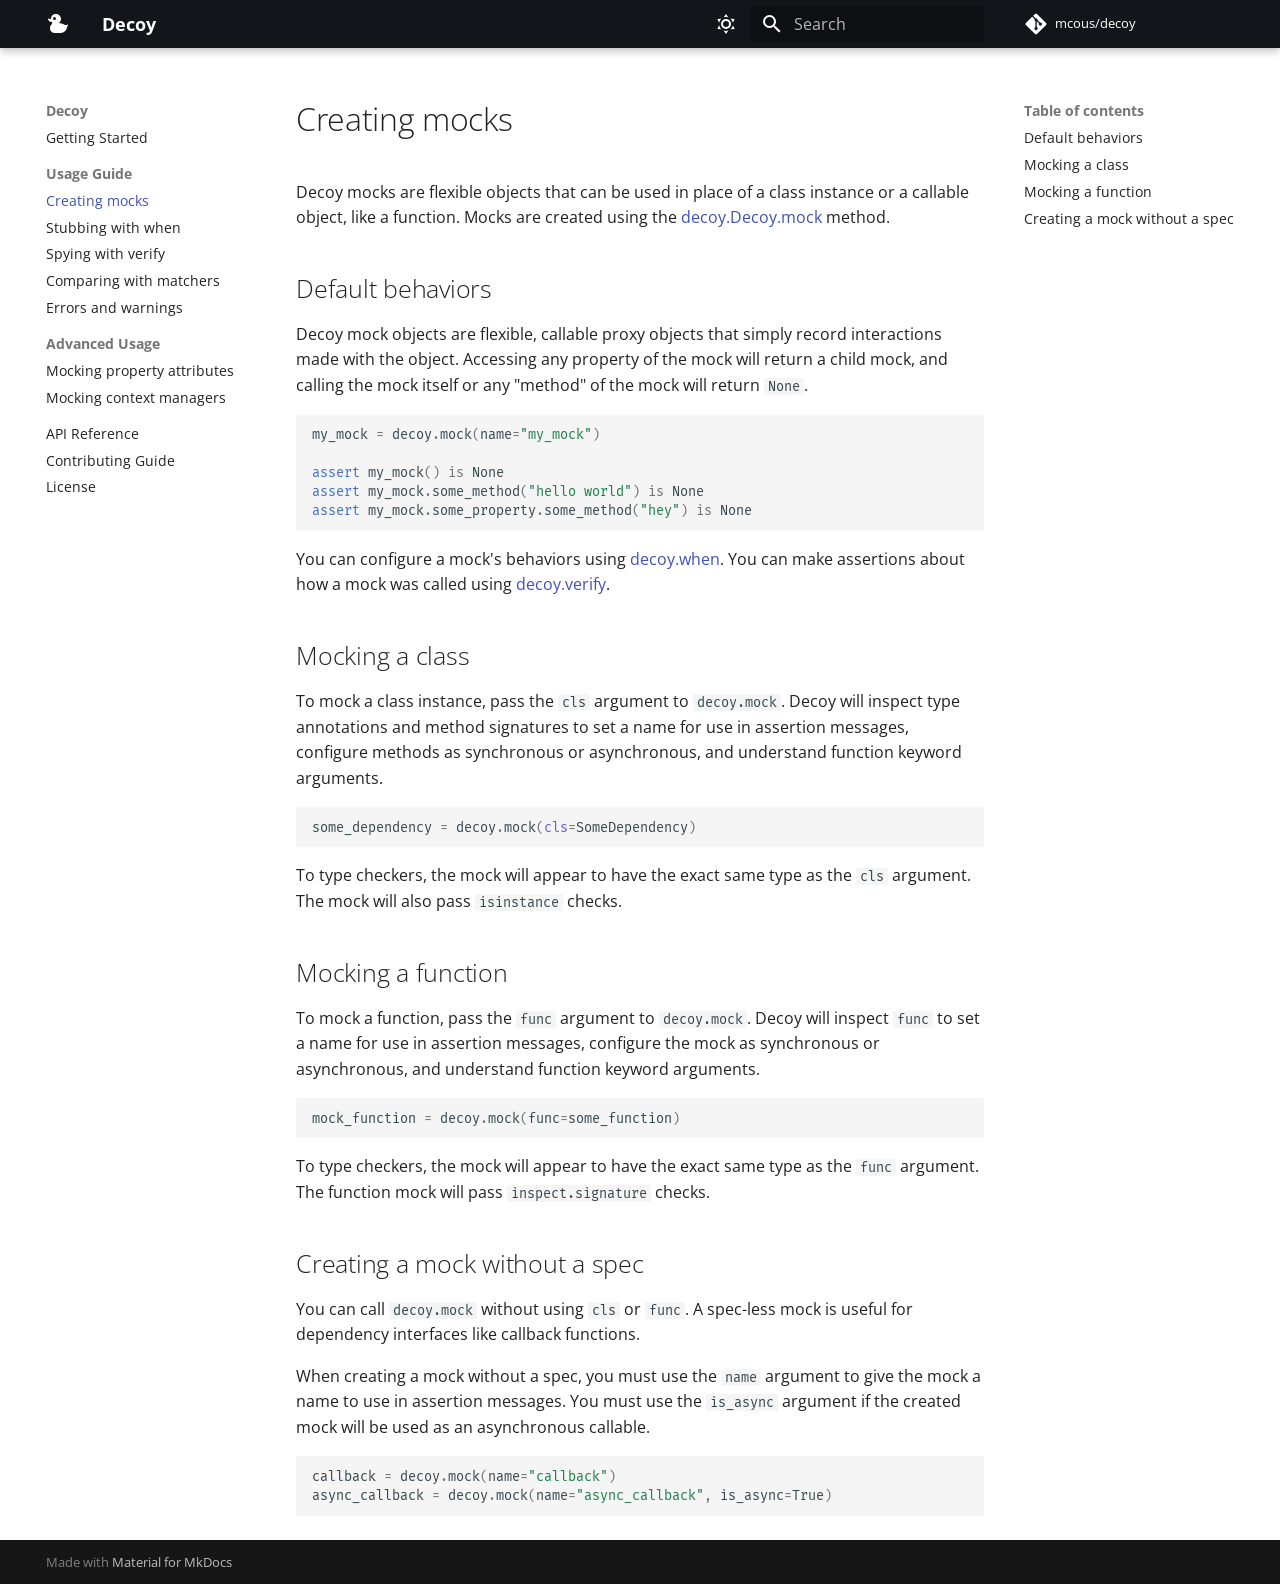
<file: usage/create/index.html>
<!doctype html>
<html lang="en" class="no-js">
  <head>
    
      <meta charset="utf-8">
      <meta name="viewport" content="width=device-width,initial-scale=1">
      
        <meta name="description" content="Opinionated mocking library for Python.">
      
      
        <meta name="author" content="Michael Cousins">
      
      
        <link rel="canonical" href="https://michael.cousins.io/decoy/usage/create/">
      
      
        <link rel="prev" href="../..">
      
      
        <link rel="next" href="../when/">
      
      
      <link rel="icon" href="../../img/favicon.ico">
      <meta name="generator" content="mkdocs-1.5.3, mkdocs-material-9.4.8">
    
    
      
        <title>Creating mocks - Decoy</title>
      
    
    
      <link rel="stylesheet" href="../../assets/stylesheets/main.4b4a2bd9.min.css">
      
        
        <link rel="stylesheet" href="../../assets/stylesheets/palette.356b1318.min.css">
      
      


    
    
      
    
    
      
        
        
        <link rel="preconnect" href="https://fonts.gstatic.com" crossorigin>
        <link rel="stylesheet" href="https://fonts.googleapis.com/css?family=Open+Sans:300,300i,400,400i,700,700i%7CFira+Mono:400,400i,700,700i&display=fallback">
        <style>:root{--md-text-font:"Open Sans";--md-code-font:"Fira Mono"}</style>
      
    
    
      <link rel="stylesheet" href="../../assets/_mkdocstrings.css">
    
      <link rel="stylesheet" href="../../stylesheets/extra.css">
    
    <script>__md_scope=new URL("../..",location),__md_hash=e=>[...e].reduce((e,_)=>(e<<5)-e+_.charCodeAt(0),0),__md_get=(e,_=localStorage,t=__md_scope)=>JSON.parse(_.getItem(t.pathname+"."+e)),__md_set=(e,_,t=localStorage,a=__md_scope)=>{try{t.setItem(a.pathname+"."+e,JSON.stringify(_))}catch(e){}}</script>
    
      

    
    
    
  </head>
  
  
    
    
      
    
    
    
    
    <body dir="ltr" data-md-color-scheme="default" data-md-color-primary="black" data-md-color-accent="indigo">
  
    
    
      <script>var palette=__md_get("__palette");if(palette&&"object"==typeof palette.color)for(var key of Object.keys(palette.color))document.body.setAttribute("data-md-color-"+key,palette.color[key])</script>
    
    <input class="md-toggle" data-md-toggle="drawer" type="checkbox" id="__drawer" autocomplete="off">
    <input class="md-toggle" data-md-toggle="search" type="checkbox" id="__search" autocomplete="off">
    <label class="md-overlay" for="__drawer"></label>
    <div data-md-component="skip">
      
        
        <a href="#creating-mocks" class="md-skip">
          Skip to content
        </a>
      
    </div>
    <div data-md-component="announce">
      
    </div>
    
    
      

  

<header class="md-header md-header--shadow" data-md-component="header">
  <nav class="md-header__inner md-grid" aria-label="Header">
    <a href="../.." title="Decoy" class="md-header__button md-logo" aria-label="Decoy" data-md-component="logo">
      
  
  <svg xmlns="http://www.w3.org/2000/svg" viewBox="0 0 24 24"><path d="M8.5 5A1.5 1.5 0 0 0 7 6.5 1.5 1.5 0 0 0 8.5 8 1.5 1.5 0 0 0 10 6.5 1.5 1.5 0 0 0 8.5 5M10 2a5 5 0 0 1 5 5c0 1.7-.85 3.2-2.14 4.1 1.58.15 3.36.51 5.14 1.4 3 1.5 4-.5 4-.5s-1 9-7 9H9s-5 0-5-5c0-3 3-4 2-6-4 0-4-3.5-4-3.5 1 .5 2.24.5 3 .15A5.02 5.02 0 0 1 10 2Z"/></svg>

    </a>
    <label class="md-header__button md-icon" for="__drawer">
      
      <svg xmlns="http://www.w3.org/2000/svg" viewBox="0 0 24 24"><path d="M3 6h18v2H3V6m0 5h18v2H3v-2m0 5h18v2H3v-2Z"/></svg>
    </label>
    <div class="md-header__title" data-md-component="header-title">
      <div class="md-header__ellipsis">
        <div class="md-header__topic">
          <span class="md-ellipsis">
            Decoy
          </span>
        </div>
        <div class="md-header__topic" data-md-component="header-topic">
          <span class="md-ellipsis">
            
              Creating mocks
            
          </span>
        </div>
      </div>
    </div>
    
      
        <form class="md-header__option" data-md-component="palette">
  
    
    
    
    <input class="md-option" data-md-color-media="(prefers-color-scheme: light)" data-md-color-scheme="default" data-md-color-primary="black" data-md-color-accent="indigo"  aria-label="Switch to dark mode"  type="radio" name="__palette" id="__palette_1">
    
      <label class="md-header__button md-icon" title="Switch to dark mode" for="__palette_2" hidden>
        <svg xmlns="http://www.w3.org/2000/svg" viewBox="0 0 24 24"><path d="M12 7a5 5 0 0 1 5 5 5 5 0 0 1-5 5 5 5 0 0 1-5-5 5 5 0 0 1 5-5m0 2a3 3 0 0 0-3 3 3 3 0 0 0 3 3 3 3 0 0 0 3-3 3 3 0 0 0-3-3m0-7 2.39 3.42C13.65 5.15 12.84 5 12 5c-.84 0-1.65.15-2.39.42L12 2M3.34 7l4.16-.35A7.2 7.2 0 0 0 5.94 8.5c-.44.74-.69 1.5-.83 2.29L3.34 7m.02 10 1.76-3.77a7.131 7.131 0 0 0 2.38 4.14L3.36 17M20.65 7l-1.77 3.79a7.023 7.023 0 0 0-2.38-4.15l4.15.36m-.01 10-4.14.36c.59-.51 1.12-1.14 1.54-1.86.42-.73.69-1.5.83-2.29L20.64 17M12 22l-2.41-3.44c.74.27 1.55.44 2.41.44.82 0 1.63-.17 2.37-.44L12 22Z"/></svg>
      </label>
    
  
    
    
    
    <input class="md-option" data-md-color-media="(prefers-color-scheme: dark)" data-md-color-scheme="slate" data-md-color-primary="amber" data-md-color-accent="yellow"  aria-label="Switch to light mode"  type="radio" name="__palette" id="__palette_2">
    
      <label class="md-header__button md-icon" title="Switch to light mode" for="__palette_1" hidden>
        <svg xmlns="http://www.w3.org/2000/svg" viewBox="0 0 24 24"><path d="m17.75 4.09-2.53 1.94.91 3.06-2.63-1.81-2.63 1.81.91-3.06-2.53-1.94L12.44 4l1.06-3 1.06 3 3.19.09m3.5 6.91-1.64 1.25.59 1.98-1.7-1.17-1.7 1.17.59-1.98L15.75 11l2.06-.05L18.5 9l.69 1.95 2.06.05m-2.28 4.95c.83-.08 1.72 1.1 1.19 1.85-.32.45-.66.87-1.08 1.27C15.17 23 8.84 23 4.94 19.07c-3.91-3.9-3.91-10.24 0-14.14.4-.4.82-.76 1.27-1.08.75-.53 1.93.36 1.85 1.19-.27 2.86.69 5.83 2.89 8.02a9.96 9.96 0 0 0 8.02 2.89m-1.64 2.02a12.08 12.08 0 0 1-7.8-3.47c-2.17-2.19-3.33-5-3.49-7.82-2.81 3.14-2.7 7.96.31 10.98 3.02 3.01 7.84 3.12 10.98.31Z"/></svg>
      </label>
    
  
</form>
      
    
    
    
      <label class="md-header__button md-icon" for="__search">
        
        <svg xmlns="http://www.w3.org/2000/svg" viewBox="0 0 24 24"><path d="M9.5 3A6.5 6.5 0 0 1 16 9.5c0 1.61-.59 3.09-1.56 4.23l.27.27h.79l5 5-1.5 1.5-5-5v-.79l-.27-.27A6.516 6.516 0 0 1 9.5 16 6.5 6.5 0 0 1 3 9.5 6.5 6.5 0 0 1 9.5 3m0 2C7 5 5 7 5 9.5S7 14 9.5 14 14 12 14 9.5 12 5 9.5 5Z"/></svg>
      </label>
      <div class="md-search" data-md-component="search" role="dialog">
  <label class="md-search__overlay" for="__search"></label>
  <div class="md-search__inner" role="search">
    <form class="md-search__form" name="search">
      <input type="text" class="md-search__input" name="query" aria-label="Search" placeholder="Search" autocapitalize="off" autocorrect="off" autocomplete="off" spellcheck="false" data-md-component="search-query" required>
      <label class="md-search__icon md-icon" for="__search">
        
        <svg xmlns="http://www.w3.org/2000/svg" viewBox="0 0 24 24"><path d="M9.5 3A6.5 6.5 0 0 1 16 9.5c0 1.61-.59 3.09-1.56 4.23l.27.27h.79l5 5-1.5 1.5-5-5v-.79l-.27-.27A6.516 6.516 0 0 1 9.5 16 6.5 6.5 0 0 1 3 9.5 6.5 6.5 0 0 1 9.5 3m0 2C7 5 5 7 5 9.5S7 14 9.5 14 14 12 14 9.5 12 5 9.5 5Z"/></svg>
        
        <svg xmlns="http://www.w3.org/2000/svg" viewBox="0 0 24 24"><path d="M20 11v2H8l5.5 5.5-1.42 1.42L4.16 12l7.92-7.92L13.5 5.5 8 11h12Z"/></svg>
      </label>
      <nav class="md-search__options" aria-label="Search">
        
        <button type="reset" class="md-search__icon md-icon" title="Clear" aria-label="Clear" tabindex="-1">
          
          <svg xmlns="http://www.w3.org/2000/svg" viewBox="0 0 24 24"><path d="M19 6.41 17.59 5 12 10.59 6.41 5 5 6.41 10.59 12 5 17.59 6.41 19 12 13.41 17.59 19 19 17.59 13.41 12 19 6.41Z"/></svg>
        </button>
      </nav>
      
    </form>
    <div class="md-search__output">
      <div class="md-search__scrollwrap" data-md-scrollfix>
        <div class="md-search-result" data-md-component="search-result">
          <div class="md-search-result__meta">
            Initializing search
          </div>
          <ol class="md-search-result__list" role="presentation"></ol>
        </div>
      </div>
    </div>
  </div>
</div>
    
    
      <div class="md-header__source">
        <a href="https://github.com/mcous/decoy" title="Go to repository" class="md-source" data-md-component="source">
  <div class="md-source__icon md-icon">
    
    <svg xmlns="http://www.w3.org/2000/svg" viewBox="0 0 448 512"><!--! Font Awesome Free 6.4.2 by @fontawesome - https://fontawesome.com License - https://fontawesome.com/license/free (Icons: CC BY 4.0, Fonts: SIL OFL 1.1, Code: MIT License) Copyright 2023 Fonticons, Inc.--><path d="M439.55 236.05 244 40.45a28.87 28.87 0 0 0-40.81 0l-40.66 40.63 51.52 51.52c27.06-9.14 52.68 16.77 43.39 43.68l49.66 49.66c34.23-11.8 61.18 31 35.47 56.69-26.49 26.49-70.21-2.87-56-37.34L240.22 199v121.85c25.3 12.54 22.26 41.85 9.08 55a34.34 34.34 0 0 1-48.55 0c-17.57-17.6-11.07-46.91 11.25-56v-123c-20.8-8.51-24.6-30.74-18.64-45L142.57 101 8.45 235.14a28.86 28.86 0 0 0 0 40.81l195.61 195.6a28.86 28.86 0 0 0 40.8 0l194.69-194.69a28.86 28.86 0 0 0 0-40.81z"/></svg>
  </div>
  <div class="md-source__repository">
    mcous/decoy
  </div>
</a>
      </div>
    
  </nav>
  
</header>
    
    <div class="md-container" data-md-component="container">
      
      
        
          
        
      
      <main class="md-main" data-md-component="main">
        <div class="md-main__inner md-grid">
          
            
              
              <div class="md-sidebar md-sidebar--primary" data-md-component="sidebar" data-md-type="navigation" >
                <div class="md-sidebar__scrollwrap">
                  <div class="md-sidebar__inner">
                    



<nav class="md-nav md-nav--primary" aria-label="Navigation" data-md-level="0">
  <label class="md-nav__title" for="__drawer">
    <a href="../.." title="Decoy" class="md-nav__button md-logo" aria-label="Decoy" data-md-component="logo">
      
  
  <svg xmlns="http://www.w3.org/2000/svg" viewBox="0 0 24 24"><path d="M8.5 5A1.5 1.5 0 0 0 7 6.5 1.5 1.5 0 0 0 8.5 8 1.5 1.5 0 0 0 10 6.5 1.5 1.5 0 0 0 8.5 5M10 2a5 5 0 0 1 5 5c0 1.7-.85 3.2-2.14 4.1 1.58.15 3.36.51 5.14 1.4 3 1.5 4-.5 4-.5s-1 9-7 9H9s-5 0-5-5c0-3 3-4 2-6-4 0-4-3.5-4-3.5 1 .5 2.24.5 3 .15A5.02 5.02 0 0 1 10 2Z"/></svg>

    </a>
    Decoy
  </label>
  
    <div class="md-nav__source">
      <a href="https://github.com/mcous/decoy" title="Go to repository" class="md-source" data-md-component="source">
  <div class="md-source__icon md-icon">
    
    <svg xmlns="http://www.w3.org/2000/svg" viewBox="0 0 448 512"><!--! Font Awesome Free 6.4.2 by @fontawesome - https://fontawesome.com License - https://fontawesome.com/license/free (Icons: CC BY 4.0, Fonts: SIL OFL 1.1, Code: MIT License) Copyright 2023 Fonticons, Inc.--><path d="M439.55 236.05 244 40.45a28.87 28.87 0 0 0-40.81 0l-40.66 40.63 51.52 51.52c27.06-9.14 52.68 16.77 43.39 43.68l49.66 49.66c34.23-11.8 61.18 31 35.47 56.69-26.49 26.49-70.21-2.87-56-37.34L240.22 199v121.85c25.3 12.54 22.26 41.85 9.08 55a34.34 34.34 0 0 1-48.55 0c-17.57-17.6-11.07-46.91 11.25-56v-123c-20.8-8.51-24.6-30.74-18.64-45L142.57 101 8.45 235.14a28.86 28.86 0 0 0 0 40.81l195.61 195.6a28.86 28.86 0 0 0 40.8 0l194.69-194.69a28.86 28.86 0 0 0 0-40.81z"/></svg>
  </div>
  <div class="md-source__repository">
    mcous/decoy
  </div>
</a>
    </div>
  
  <ul class="md-nav__list" data-md-scrollfix>
    
      
      
  
  
  
    <li class="md-nav__item">
      <a href="../.." class="md-nav__link">
        
  
  <span class="md-ellipsis">
    Getting Started
  </span>
  

      </a>
    </li>
  

    
      
      
  
  
    
  
  
    
    
    
    
    
      
      
    
    <li class="md-nav__item md-nav__item--active md-nav__item--section md-nav__item--nested">
      
        
        
        
        <input class="md-nav__toggle md-toggle " type="checkbox" id="__nav_2" checked>
        
          
          <label class="md-nav__link" for="__nav_2" id="__nav_2_label" tabindex="">
            
  
  <span class="md-ellipsis">
    Usage Guide
  </span>
  

            <span class="md-nav__icon md-icon"></span>
          </label>
        
        <nav class="md-nav" data-md-level="1" aria-labelledby="__nav_2_label" aria-expanded="true">
          <label class="md-nav__title" for="__nav_2">
            <span class="md-nav__icon md-icon"></span>
            Usage Guide
          </label>
          <ul class="md-nav__list" data-md-scrollfix>
            
              
                
  
  
    
  
  
    <li class="md-nav__item md-nav__item--active">
      
      <input class="md-nav__toggle md-toggle" type="checkbox" id="__toc">
      
      
        
      
      
        <label class="md-nav__link md-nav__link--active" for="__toc">
          
  
  <span class="md-ellipsis">
    Creating mocks
  </span>
  

          <span class="md-nav__icon md-icon"></span>
        </label>
      
      <a href="./" class="md-nav__link md-nav__link--active">
        
  
  <span class="md-ellipsis">
    Creating mocks
  </span>
  

      </a>
      
        

<nav class="md-nav md-nav--secondary" aria-label="Table of contents">
  
  
  
    
  
  
    <label class="md-nav__title" for="__toc">
      <span class="md-nav__icon md-icon"></span>
      Table of contents
    </label>
    <ul class="md-nav__list" data-md-component="toc" data-md-scrollfix>
      
        <li class="md-nav__item">
  <a href="#default-behaviors" class="md-nav__link">
    Default behaviors
  </a>
  
</li>
      
        <li class="md-nav__item">
  <a href="#mocking-a-class" class="md-nav__link">
    Mocking a class
  </a>
  
</li>
      
        <li class="md-nav__item">
  <a href="#mocking-a-function" class="md-nav__link">
    Mocking a function
  </a>
  
</li>
      
        <li class="md-nav__item">
  <a href="#creating-a-mock-without-a-spec" class="md-nav__link">
    Creating a mock without a spec
  </a>
  
</li>
      
    </ul>
  
</nav>
      
    </li>
  

              
            
              
                
  
  
  
    <li class="md-nav__item">
      <a href="../when/" class="md-nav__link">
        
  
  <span class="md-ellipsis">
    Stubbing with when
  </span>
  

      </a>
    </li>
  

              
            
              
                
  
  
  
    <li class="md-nav__item">
      <a href="../verify/" class="md-nav__link">
        
  
  <span class="md-ellipsis">
    Spying with verify
  </span>
  

      </a>
    </li>
  

              
            
              
                
  
  
  
    <li class="md-nav__item">
      <a href="../matchers/" class="md-nav__link">
        
  
  <span class="md-ellipsis">
    Comparing with matchers
  </span>
  

      </a>
    </li>
  

              
            
              
                
  
  
  
    <li class="md-nav__item">
      <a href="../errors-and-warnings/" class="md-nav__link">
        
  
  <span class="md-ellipsis">
    Errors and warnings
  </span>
  

      </a>
    </li>
  

              
            
          </ul>
        </nav>
      
    </li>
  

    
      
      
  
  
  
    
    
    
    
    
      
      
    
    <li class="md-nav__item md-nav__item--section md-nav__item--nested">
      
        
        
        
        <input class="md-nav__toggle md-toggle " type="checkbox" id="__nav_3" >
        
          
          <label class="md-nav__link" for="__nav_3" id="__nav_3_label" tabindex="">
            
  
  <span class="md-ellipsis">
    Advanced Usage
  </span>
  

            <span class="md-nav__icon md-icon"></span>
          </label>
        
        <nav class="md-nav" data-md-level="1" aria-labelledby="__nav_3_label" aria-expanded="false">
          <label class="md-nav__title" for="__nav_3">
            <span class="md-nav__icon md-icon"></span>
            Advanced Usage
          </label>
          <ul class="md-nav__list" data-md-scrollfix>
            
              
                
  
  
  
    <li class="md-nav__item">
      <a href="../../advanced/properties/" class="md-nav__link">
        
  
  <span class="md-ellipsis">
    Mocking property attributes
  </span>
  

      </a>
    </li>
  

              
            
              
                
  
  
  
    <li class="md-nav__item">
      <a href="../../advanced/context-managers/" class="md-nav__link">
        
  
  <span class="md-ellipsis">
    Mocking context managers
  </span>
  

      </a>
    </li>
  

              
            
          </ul>
        </nav>
      
    </li>
  

    
      
      
  
  
  
    <li class="md-nav__item">
      <a href="../../api/" class="md-nav__link">
        
  
  <span class="md-ellipsis">
    API Reference
  </span>
  

      </a>
    </li>
  

    
      
      
  
  
  
    <li class="md-nav__item">
      <a href="../../contributing/" class="md-nav__link">
        
  
  <span class="md-ellipsis">
    Contributing Guide
  </span>
  

      </a>
    </li>
  

    
      
      
  
  
  
    <li class="md-nav__item">
      <a href="../../license/" class="md-nav__link">
        
  
  <span class="md-ellipsis">
    License
  </span>
  

      </a>
    </li>
  

    
  </ul>
</nav>
                  </div>
                </div>
              </div>
            
            
              
              <div class="md-sidebar md-sidebar--secondary" data-md-component="sidebar" data-md-type="toc" >
                <div class="md-sidebar__scrollwrap">
                  <div class="md-sidebar__inner">
                    

<nav class="md-nav md-nav--secondary" aria-label="Table of contents">
  
  
  
    
  
  
    <label class="md-nav__title" for="__toc">
      <span class="md-nav__icon md-icon"></span>
      Table of contents
    </label>
    <ul class="md-nav__list" data-md-component="toc" data-md-scrollfix>
      
        <li class="md-nav__item">
  <a href="#default-behaviors" class="md-nav__link">
    Default behaviors
  </a>
  
</li>
      
        <li class="md-nav__item">
  <a href="#mocking-a-class" class="md-nav__link">
    Mocking a class
  </a>
  
</li>
      
        <li class="md-nav__item">
  <a href="#mocking-a-function" class="md-nav__link">
    Mocking a function
  </a>
  
</li>
      
        <li class="md-nav__item">
  <a href="#creating-a-mock-without-a-spec" class="md-nav__link">
    Creating a mock without a spec
  </a>
  
</li>
      
    </ul>
  
</nav>
                  </div>
                </div>
              </div>
            
          
          
            <div class="md-content" data-md-component="content">
              <article class="md-content__inner md-typeset">
                
                  


<h1 id="creating-mocks">Creating mocks<a class="headerlink" href="#creating-mocks" title="Permanent link">#</a></h1>
<p>Decoy mocks are flexible objects that can be used in place of a class instance or a callable object, like a function. Mocks are created using the <a class="autorefs autorefs-internal" href="../../api/#decoy.Decoy.mock">decoy.Decoy.mock</a> method.</p>
<h2 id="default-behaviors">Default behaviors<a class="headerlink" href="#default-behaviors" title="Permanent link">#</a></h2>
<p>Decoy mock objects are flexible, callable proxy objects that simply record interactions made with the object. Accessing any property of the mock will return a child mock, and calling the mock itself or any "method" of the mock will return <code>None</code>.</p>
<div class="highlight"><pre><span></span><code><span class="n">my_mock</span> <span class="o">=</span> <span class="n">decoy</span><span class="o">.</span><span class="n">mock</span><span class="p">(</span><span class="n">name</span><span class="o">=</span><span class="s2">&quot;my_mock&quot;</span><span class="p">)</span>

<span class="k">assert</span> <span class="n">my_mock</span><span class="p">()</span> <span class="ow">is</span> <span class="kc">None</span>
<span class="k">assert</span> <span class="n">my_mock</span><span class="o">.</span><span class="n">some_method</span><span class="p">(</span><span class="s2">&quot;hello world&quot;</span><span class="p">)</span> <span class="ow">is</span> <span class="kc">None</span>
<span class="k">assert</span> <span class="n">my_mock</span><span class="o">.</span><span class="n">some_property</span><span class="o">.</span><span class="n">some_method</span><span class="p">(</span><span class="s2">&quot;hey&quot;</span><span class="p">)</span> <span class="ow">is</span> <span class="kc">None</span>
</code></pre></div>
<p>You can configure a mock's behaviors using <a href="../when/">decoy.when</a>. You can make assertions about how a mock was called using <a href="../verify/">decoy.verify</a>.</p>
<h2 id="mocking-a-class">Mocking a class<a class="headerlink" href="#mocking-a-class" title="Permanent link">#</a></h2>
<p>To mock a class instance, pass the <code>cls</code> argument to <code>decoy.mock</code>. Decoy will inspect type annotations and method signatures to set a name for use in assertion messages, configure methods as synchronous or asynchronous, and understand function keyword arguments.</p>
<div class="highlight"><pre><span></span><code><span class="n">some_dependency</span> <span class="o">=</span> <span class="n">decoy</span><span class="o">.</span><span class="n">mock</span><span class="p">(</span><span class="bp">cls</span><span class="o">=</span><span class="n">SomeDependency</span><span class="p">)</span>
</code></pre></div>
<p>To type checkers, the mock will appear to have the exact same type as the <code>cls</code> argument. The mock will also pass <code>isinstance</code> checks.</p>
<h2 id="mocking-a-function">Mocking a function<a class="headerlink" href="#mocking-a-function" title="Permanent link">#</a></h2>
<p>To mock a function, pass the <code>func</code> argument to <code>decoy.mock</code>. Decoy will inspect <code>func</code> to set a name for use in assertion messages, configure the mock as synchronous or asynchronous, and understand function keyword arguments.</p>
<div class="highlight"><pre><span></span><code><span class="n">mock_function</span> <span class="o">=</span> <span class="n">decoy</span><span class="o">.</span><span class="n">mock</span><span class="p">(</span><span class="n">func</span><span class="o">=</span><span class="n">some_function</span><span class="p">)</span>
</code></pre></div>
<p>To type checkers, the mock will appear to have the exact same type as the <code>func</code> argument. The function mock will pass <code>inspect.signature</code> checks.</p>
<h2 id="creating-a-mock-without-a-spec">Creating a mock without a spec<a class="headerlink" href="#creating-a-mock-without-a-spec" title="Permanent link">#</a></h2>
<p>You can call <code>decoy.mock</code> without using <code>cls</code> or <code>func</code>. A spec-less mock is useful for dependency interfaces like callback functions.</p>
<p>When creating a mock without a spec, you must use the <code>name</code> argument to give the mock a name to use in assertion messages. You must use the <code>is_async</code> argument if the created mock will be used as an asynchronous callable.</p>
<div class="highlight"><pre><span></span><code><span class="n">callback</span> <span class="o">=</span> <span class="n">decoy</span><span class="o">.</span><span class="n">mock</span><span class="p">(</span><span class="n">name</span><span class="o">=</span><span class="s2">&quot;callback&quot;</span><span class="p">)</span>
<span class="n">async_callback</span> <span class="o">=</span> <span class="n">decoy</span><span class="o">.</span><span class="n">mock</span><span class="p">(</span><span class="n">name</span><span class="o">=</span><span class="s2">&quot;async_callback&quot;</span><span class="p">,</span> <span class="n">is_async</span><span class="o">=</span><span class="kc">True</span><span class="p">)</span>
</code></pre></div>





                
              </article>
            </div>
          
          
        </div>
        
      </main>
      
        <footer class="md-footer">
  
  <div class="md-footer-meta md-typeset">
    <div class="md-footer-meta__inner md-grid">
      <div class="md-copyright">
  
  
    Made with
    <a href="https://squidfunk.github.io/mkdocs-material/" target="_blank" rel="noopener">
      Material for MkDocs
    </a>
  
</div>
      
    </div>
  </div>
</footer>
      
    </div>
    <div class="md-dialog" data-md-component="dialog">
      <div class="md-dialog__inner md-typeset"></div>
    </div>
    
    
    <script id="__config" type="application/json">{"base": "../..", "features": ["navigation.instant", "navigation.sections"], "search": "../../assets/javascripts/workers/search.f886a092.min.js", "translations": {"clipboard.copied": "Copied to clipboard", "clipboard.copy": "Copy to clipboard", "search.result.more.one": "1 more on this page", "search.result.more.other": "# more on this page", "search.result.none": "No matching documents", "search.result.one": "1 matching document", "search.result.other": "# matching documents", "search.result.placeholder": "Type to start searching", "search.result.term.missing": "Missing", "select.version": "Select version"}}</script>
    
    
      <script src="../../assets/javascripts/bundle.81fa17fe.min.js"></script>
      
    
  </body>
</html>
</file>
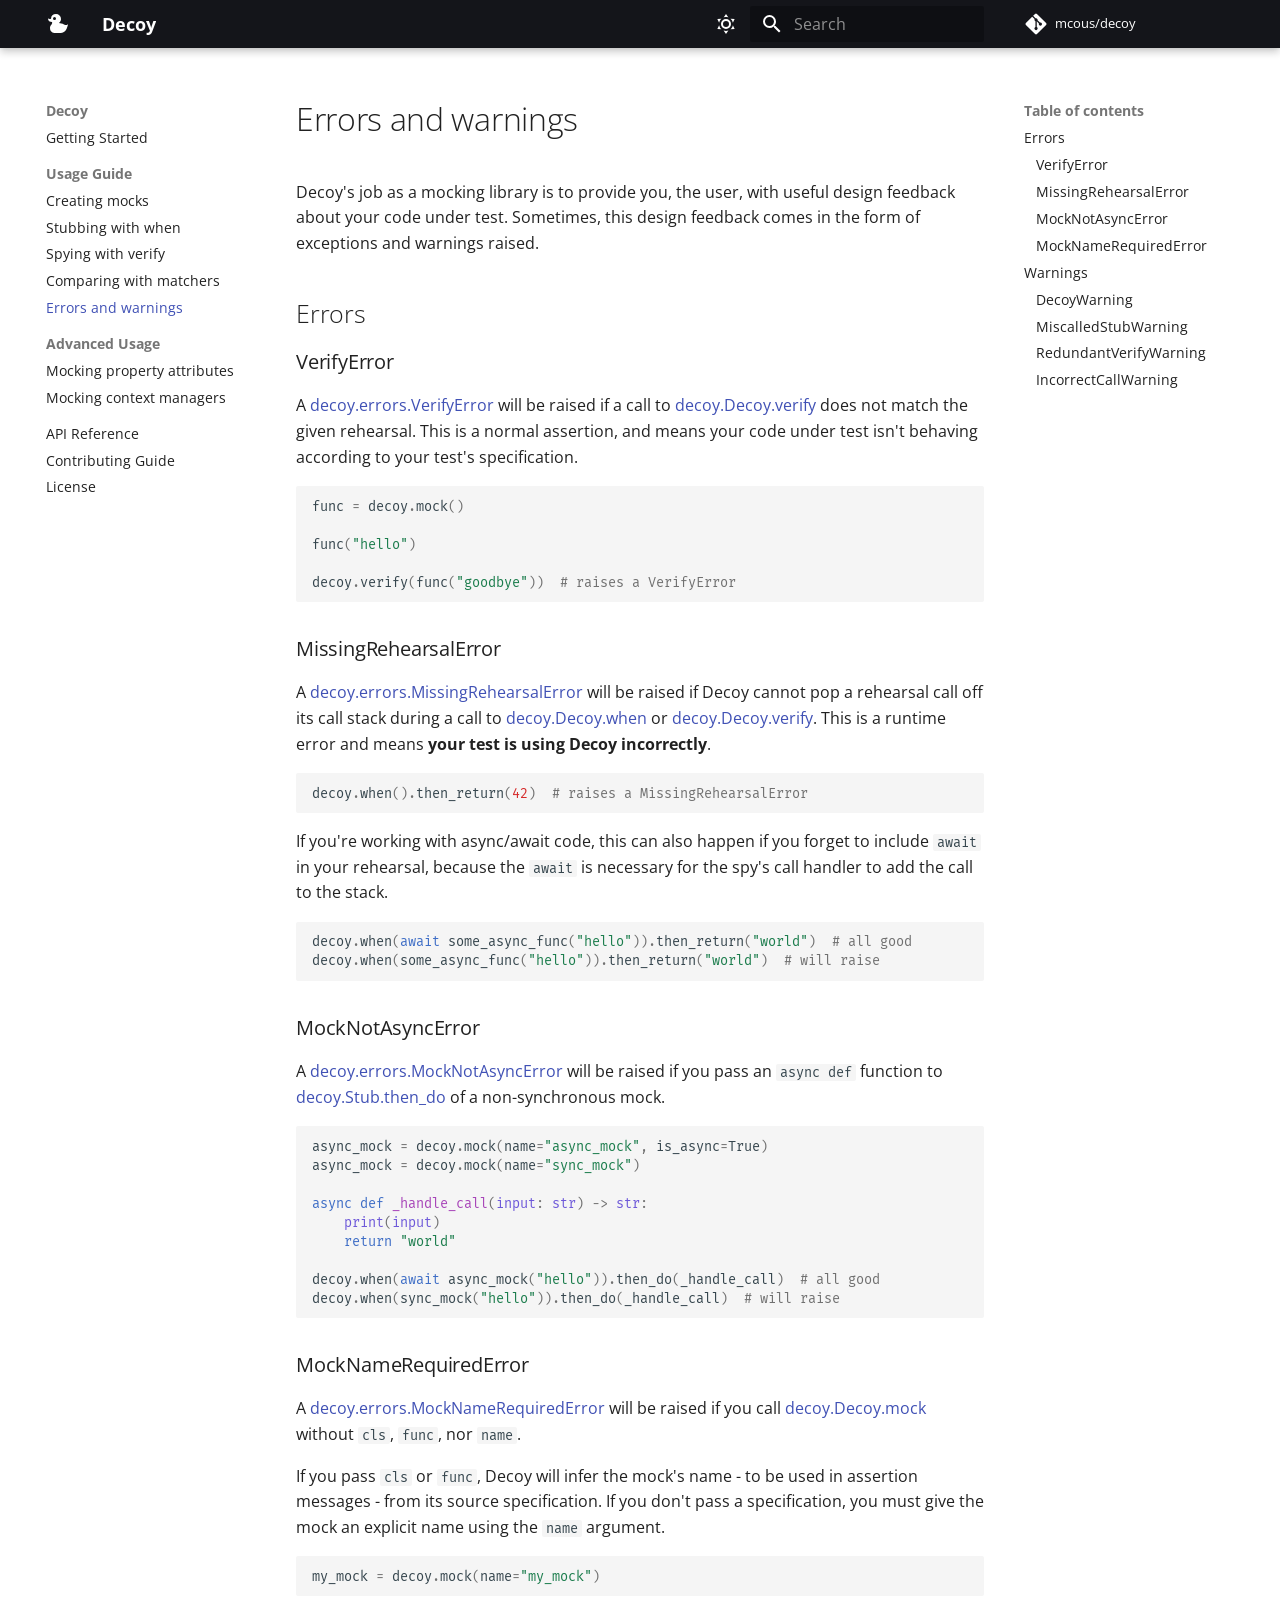
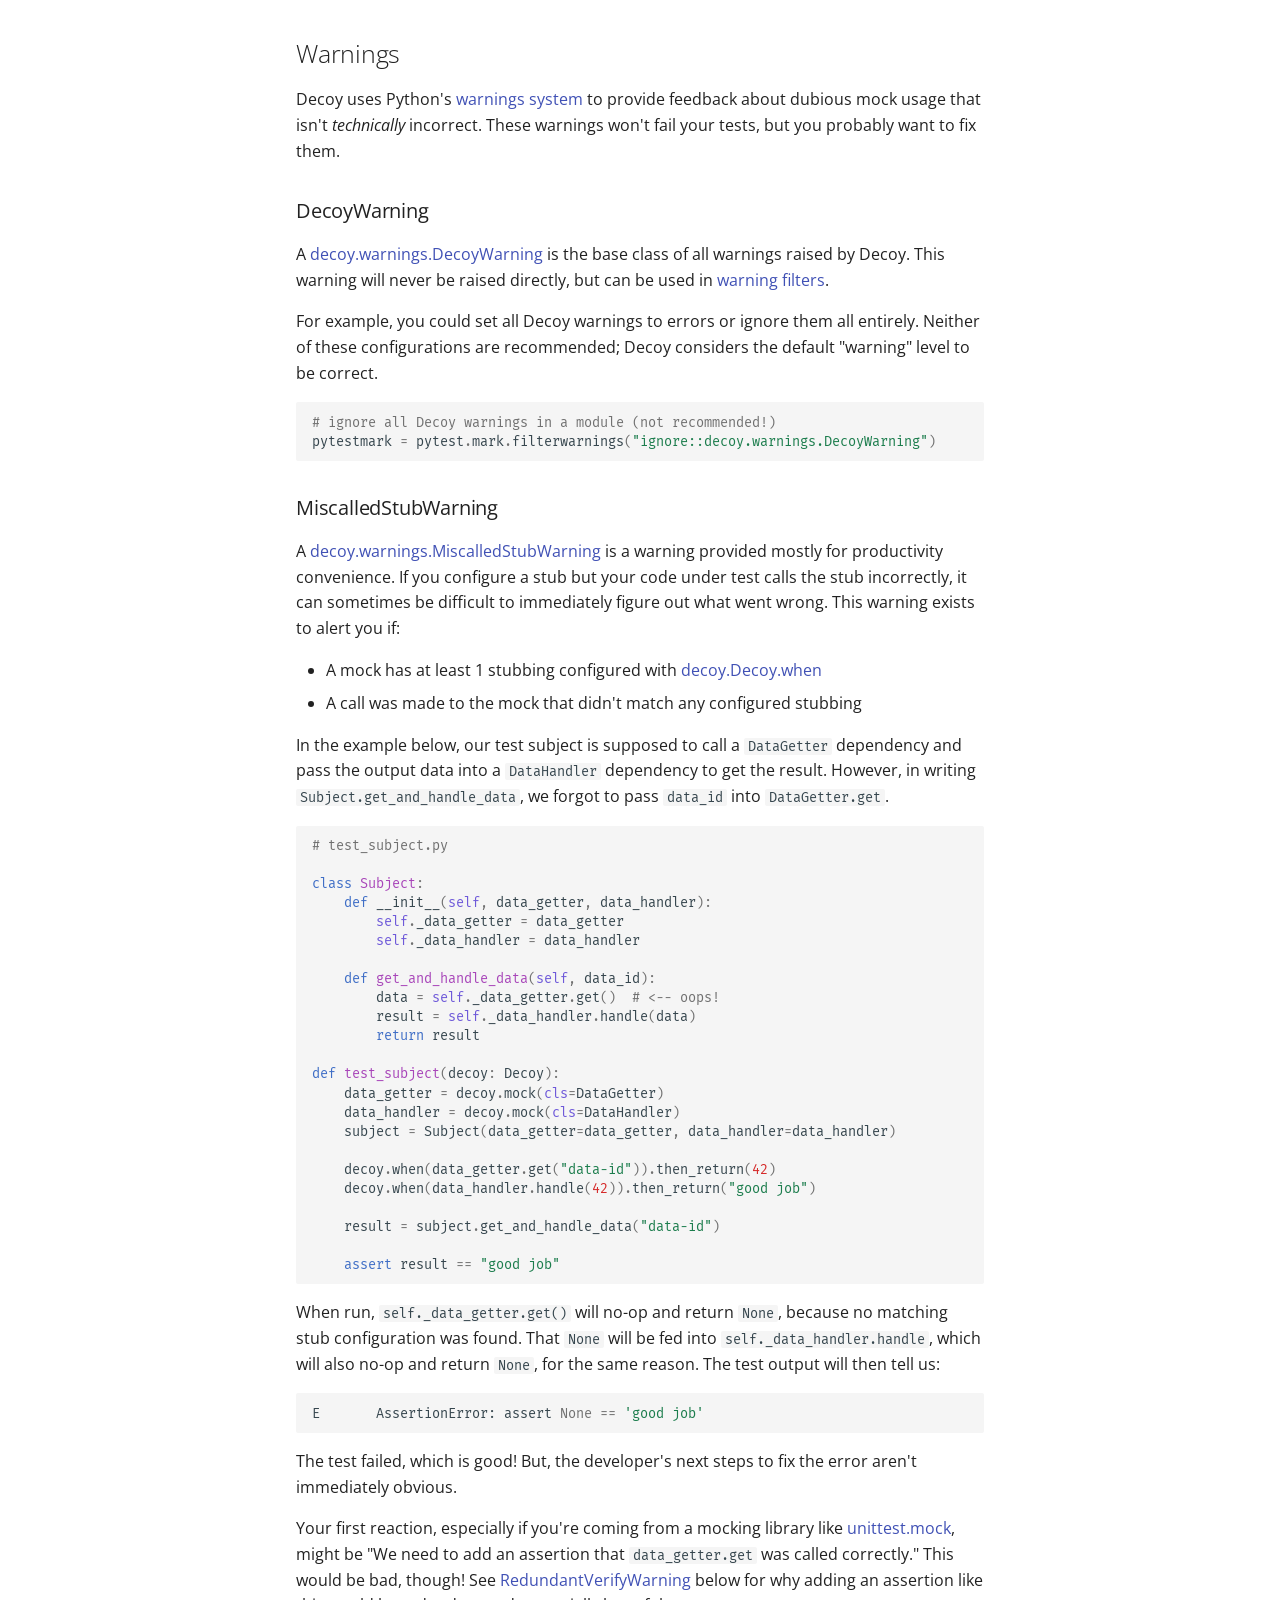
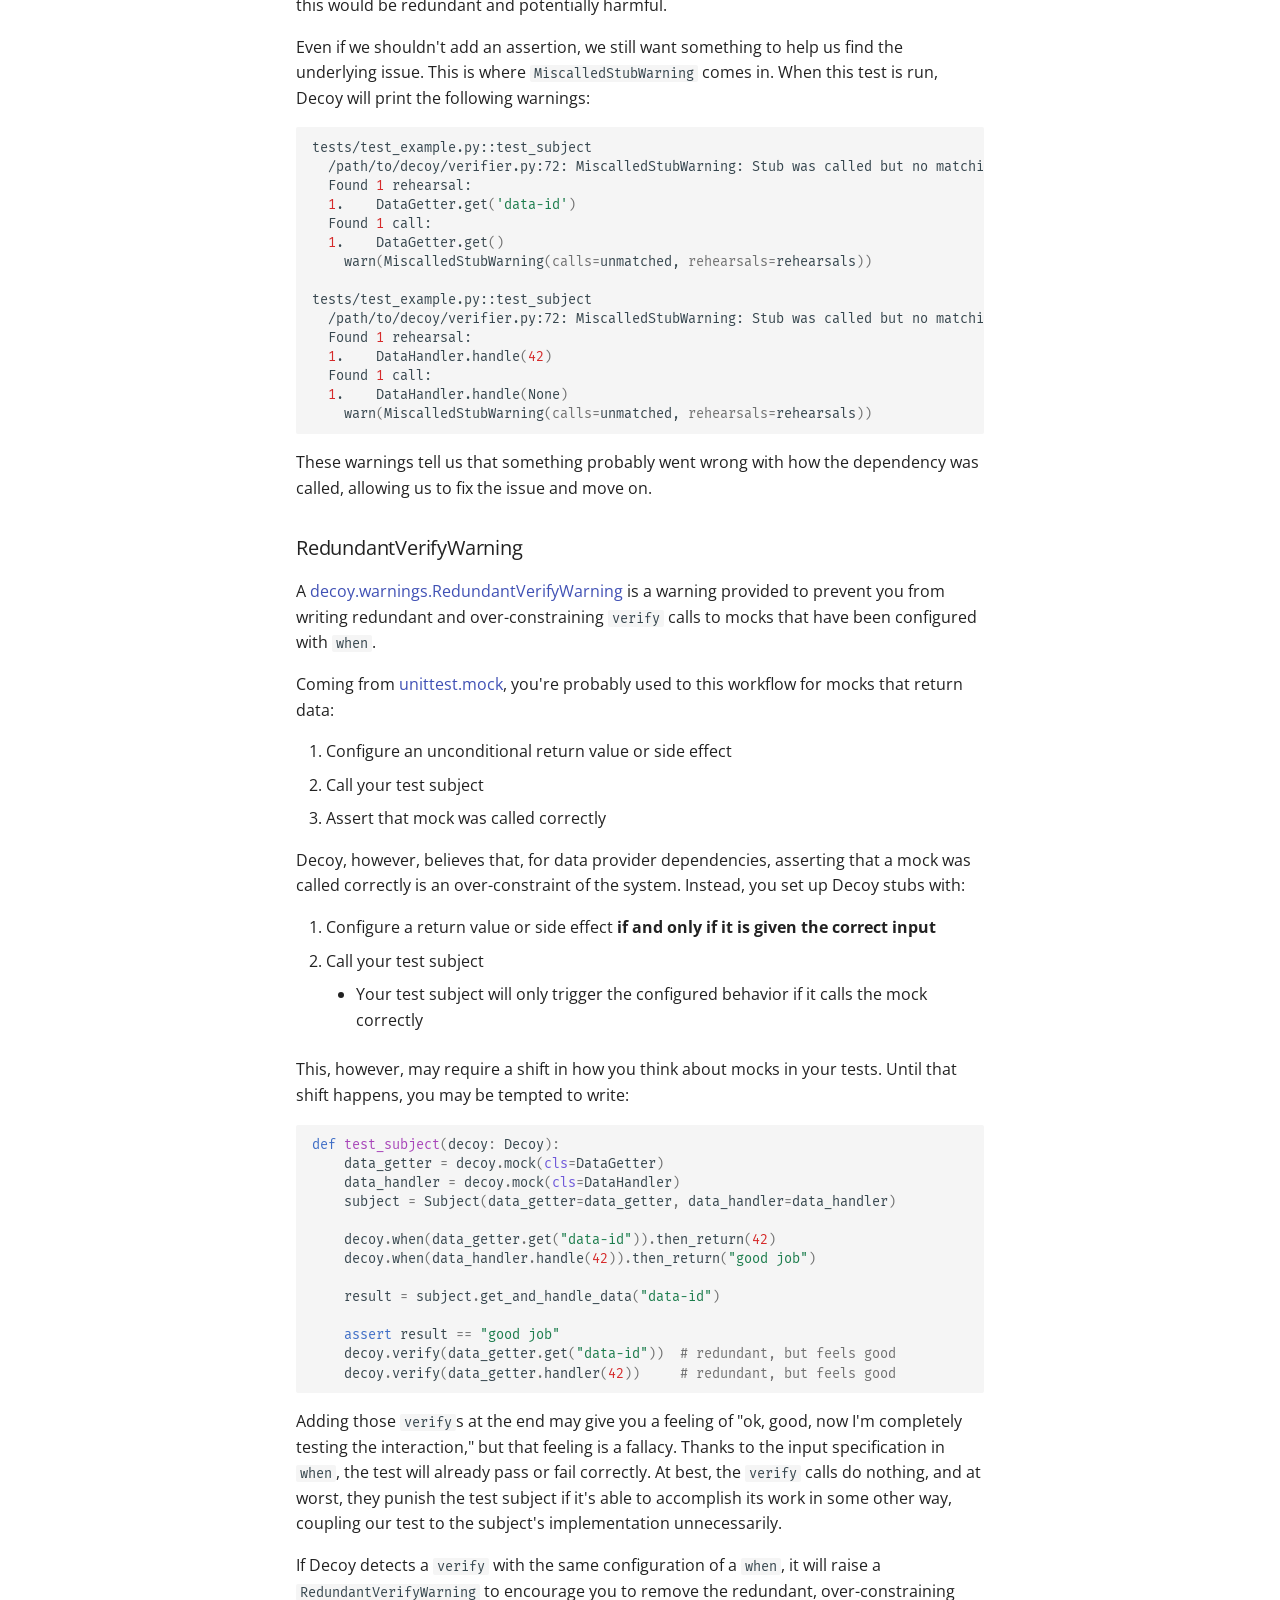
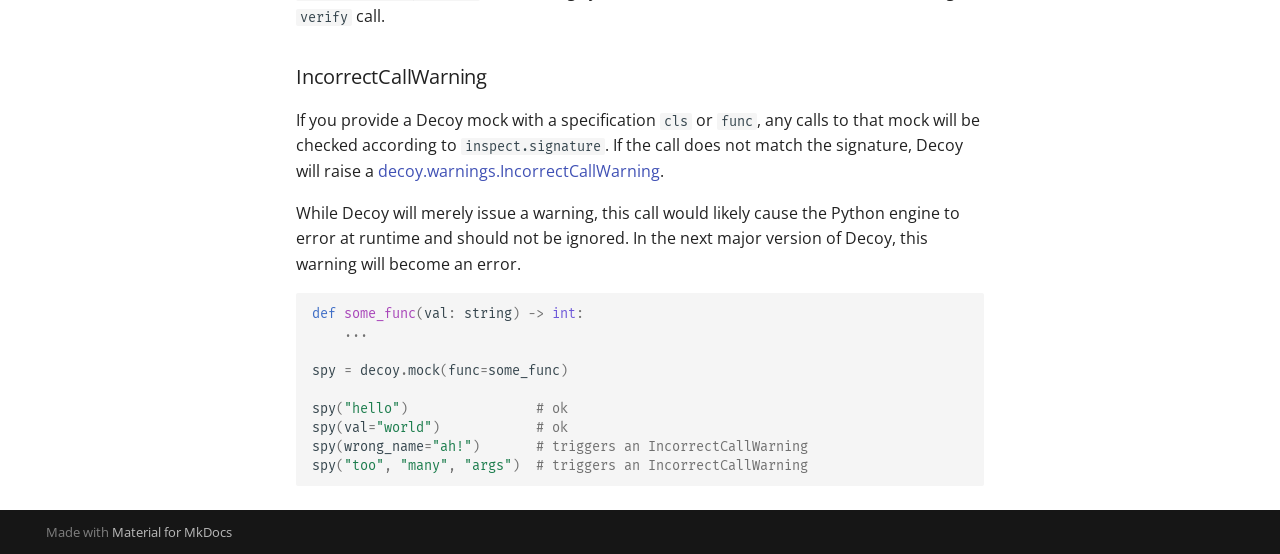
<file: usage/errors-and-warnings/index.html>
<!doctype html>
<html lang="en" class="no-js">
  <head>
    
      <meta charset="utf-8">
      <meta name="viewport" content="width=device-width,initial-scale=1">
      
        <meta name="description" content="Opinionated mocking library for Python.">
      
      
        <meta name="author" content="Michael Cousins">
      
      
        <link rel="canonical" href="https://michael.cousins.io/decoy/usage/errors-and-warnings/">
      
      
        <link rel="prev" href="../matchers/">
      
      
        <link rel="next" href="../../advanced/properties/">
      
      
      <link rel="icon" href="../../img/favicon.ico">
      <meta name="generator" content="mkdocs-1.5.3, mkdocs-material-9.4.8">
    
    
      
        <title>Errors and warnings - Decoy</title>
      
    
    
      <link rel="stylesheet" href="../../assets/stylesheets/main.4b4a2bd9.min.css">
      
        
        <link rel="stylesheet" href="../../assets/stylesheets/palette.356b1318.min.css">
      
      


    
    
      
    
    
      
        
        
        <link rel="preconnect" href="https://fonts.gstatic.com" crossorigin>
        <link rel="stylesheet" href="https://fonts.googleapis.com/css?family=Open+Sans:300,300i,400,400i,700,700i%7CFira+Mono:400,400i,700,700i&display=fallback">
        <style>:root{--md-text-font:"Open Sans";--md-code-font:"Fira Mono"}</style>
      
    
    
      <link rel="stylesheet" href="../../assets/_mkdocstrings.css">
    
      <link rel="stylesheet" href="../../stylesheets/extra.css">
    
    <script>__md_scope=new URL("../..",location),__md_hash=e=>[...e].reduce((e,_)=>(e<<5)-e+_.charCodeAt(0),0),__md_get=(e,_=localStorage,t=__md_scope)=>JSON.parse(_.getItem(t.pathname+"."+e)),__md_set=(e,_,t=localStorage,a=__md_scope)=>{try{t.setItem(a.pathname+"."+e,JSON.stringify(_))}catch(e){}}</script>
    
      

    
    
    
  </head>
  
  
    
    
      
    
    
    
    
    <body dir="ltr" data-md-color-scheme="default" data-md-color-primary="black" data-md-color-accent="indigo">
  
    
    
      <script>var palette=__md_get("__palette");if(palette&&"object"==typeof palette.color)for(var key of Object.keys(palette.color))document.body.setAttribute("data-md-color-"+key,palette.color[key])</script>
    
    <input class="md-toggle" data-md-toggle="drawer" type="checkbox" id="__drawer" autocomplete="off">
    <input class="md-toggle" data-md-toggle="search" type="checkbox" id="__search" autocomplete="off">
    <label class="md-overlay" for="__drawer"></label>
    <div data-md-component="skip">
      
        
        <a href="#errors-and-warnings" class="md-skip">
          Skip to content
        </a>
      
    </div>
    <div data-md-component="announce">
      
    </div>
    
    
      

  

<header class="md-header md-header--shadow" data-md-component="header">
  <nav class="md-header__inner md-grid" aria-label="Header">
    <a href="../.." title="Decoy" class="md-header__button md-logo" aria-label="Decoy" data-md-component="logo">
      
  
  <svg xmlns="http://www.w3.org/2000/svg" viewBox="0 0 24 24"><path d="M8.5 5A1.5 1.5 0 0 0 7 6.5 1.5 1.5 0 0 0 8.5 8 1.5 1.5 0 0 0 10 6.5 1.5 1.5 0 0 0 8.5 5M10 2a5 5 0 0 1 5 5c0 1.7-.85 3.2-2.14 4.1 1.58.15 3.36.51 5.14 1.4 3 1.5 4-.5 4-.5s-1 9-7 9H9s-5 0-5-5c0-3 3-4 2-6-4 0-4-3.5-4-3.5 1 .5 2.24.5 3 .15A5.02 5.02 0 0 1 10 2Z"/></svg>

    </a>
    <label class="md-header__button md-icon" for="__drawer">
      
      <svg xmlns="http://www.w3.org/2000/svg" viewBox="0 0 24 24"><path d="M3 6h18v2H3V6m0 5h18v2H3v-2m0 5h18v2H3v-2Z"/></svg>
    </label>
    <div class="md-header__title" data-md-component="header-title">
      <div class="md-header__ellipsis">
        <div class="md-header__topic">
          <span class="md-ellipsis">
            Decoy
          </span>
        </div>
        <div class="md-header__topic" data-md-component="header-topic">
          <span class="md-ellipsis">
            
              Errors and warnings
            
          </span>
        </div>
      </div>
    </div>
    
      
        <form class="md-header__option" data-md-component="palette">
  
    
    
    
    <input class="md-option" data-md-color-media="(prefers-color-scheme: light)" data-md-color-scheme="default" data-md-color-primary="black" data-md-color-accent="indigo"  aria-label="Switch to dark mode"  type="radio" name="__palette" id="__palette_1">
    
      <label class="md-header__button md-icon" title="Switch to dark mode" for="__palette_2" hidden>
        <svg xmlns="http://www.w3.org/2000/svg" viewBox="0 0 24 24"><path d="M12 7a5 5 0 0 1 5 5 5 5 0 0 1-5 5 5 5 0 0 1-5-5 5 5 0 0 1 5-5m0 2a3 3 0 0 0-3 3 3 3 0 0 0 3 3 3 3 0 0 0 3-3 3 3 0 0 0-3-3m0-7 2.39 3.42C13.65 5.15 12.84 5 12 5c-.84 0-1.65.15-2.39.42L12 2M3.34 7l4.16-.35A7.2 7.2 0 0 0 5.94 8.5c-.44.74-.69 1.5-.83 2.29L3.34 7m.02 10 1.76-3.77a7.131 7.131 0 0 0 2.38 4.14L3.36 17M20.65 7l-1.77 3.79a7.023 7.023 0 0 0-2.38-4.15l4.15.36m-.01 10-4.14.36c.59-.51 1.12-1.14 1.54-1.86.42-.73.69-1.5.83-2.29L20.64 17M12 22l-2.41-3.44c.74.27 1.55.44 2.41.44.82 0 1.63-.17 2.37-.44L12 22Z"/></svg>
      </label>
    
  
    
    
    
    <input class="md-option" data-md-color-media="(prefers-color-scheme: dark)" data-md-color-scheme="slate" data-md-color-primary="amber" data-md-color-accent="yellow"  aria-label="Switch to light mode"  type="radio" name="__palette" id="__palette_2">
    
      <label class="md-header__button md-icon" title="Switch to light mode" for="__palette_1" hidden>
        <svg xmlns="http://www.w3.org/2000/svg" viewBox="0 0 24 24"><path d="m17.75 4.09-2.53 1.94.91 3.06-2.63-1.81-2.63 1.81.91-3.06-2.53-1.94L12.44 4l1.06-3 1.06 3 3.19.09m3.5 6.91-1.64 1.25.59 1.98-1.7-1.17-1.7 1.17.59-1.98L15.75 11l2.06-.05L18.5 9l.69 1.95 2.06.05m-2.28 4.95c.83-.08 1.72 1.1 1.19 1.85-.32.45-.66.87-1.08 1.27C15.17 23 8.84 23 4.94 19.07c-3.91-3.9-3.91-10.24 0-14.14.4-.4.82-.76 1.27-1.08.75-.53 1.93.36 1.85 1.19-.27 2.86.69 5.83 2.89 8.02a9.96 9.96 0 0 0 8.02 2.89m-1.64 2.02a12.08 12.08 0 0 1-7.8-3.47c-2.17-2.19-3.33-5-3.49-7.82-2.81 3.14-2.7 7.96.31 10.98 3.02 3.01 7.84 3.12 10.98.31Z"/></svg>
      </label>
    
  
</form>
      
    
    
    
      <label class="md-header__button md-icon" for="__search">
        
        <svg xmlns="http://www.w3.org/2000/svg" viewBox="0 0 24 24"><path d="M9.5 3A6.5 6.5 0 0 1 16 9.5c0 1.61-.59 3.09-1.56 4.23l.27.27h.79l5 5-1.5 1.5-5-5v-.79l-.27-.27A6.516 6.516 0 0 1 9.5 16 6.5 6.5 0 0 1 3 9.5 6.5 6.5 0 0 1 9.5 3m0 2C7 5 5 7 5 9.5S7 14 9.5 14 14 12 14 9.5 12 5 9.5 5Z"/></svg>
      </label>
      <div class="md-search" data-md-component="search" role="dialog">
  <label class="md-search__overlay" for="__search"></label>
  <div class="md-search__inner" role="search">
    <form class="md-search__form" name="search">
      <input type="text" class="md-search__input" name="query" aria-label="Search" placeholder="Search" autocapitalize="off" autocorrect="off" autocomplete="off" spellcheck="false" data-md-component="search-query" required>
      <label class="md-search__icon md-icon" for="__search">
        
        <svg xmlns="http://www.w3.org/2000/svg" viewBox="0 0 24 24"><path d="M9.5 3A6.5 6.5 0 0 1 16 9.5c0 1.61-.59 3.09-1.56 4.23l.27.27h.79l5 5-1.5 1.5-5-5v-.79l-.27-.27A6.516 6.516 0 0 1 9.5 16 6.5 6.5 0 0 1 3 9.5 6.5 6.5 0 0 1 9.5 3m0 2C7 5 5 7 5 9.5S7 14 9.5 14 14 12 14 9.5 12 5 9.5 5Z"/></svg>
        
        <svg xmlns="http://www.w3.org/2000/svg" viewBox="0 0 24 24"><path d="M20 11v2H8l5.5 5.5-1.42 1.42L4.16 12l7.92-7.92L13.5 5.5 8 11h12Z"/></svg>
      </label>
      <nav class="md-search__options" aria-label="Search">
        
        <button type="reset" class="md-search__icon md-icon" title="Clear" aria-label="Clear" tabindex="-1">
          
          <svg xmlns="http://www.w3.org/2000/svg" viewBox="0 0 24 24"><path d="M19 6.41 17.59 5 12 10.59 6.41 5 5 6.41 10.59 12 5 17.59 6.41 19 12 13.41 17.59 19 19 17.59 13.41 12 19 6.41Z"/></svg>
        </button>
      </nav>
      
    </form>
    <div class="md-search__output">
      <div class="md-search__scrollwrap" data-md-scrollfix>
        <div class="md-search-result" data-md-component="search-result">
          <div class="md-search-result__meta">
            Initializing search
          </div>
          <ol class="md-search-result__list" role="presentation"></ol>
        </div>
      </div>
    </div>
  </div>
</div>
    
    
      <div class="md-header__source">
        <a href="https://github.com/mcous/decoy" title="Go to repository" class="md-source" data-md-component="source">
  <div class="md-source__icon md-icon">
    
    <svg xmlns="http://www.w3.org/2000/svg" viewBox="0 0 448 512"><!--! Font Awesome Free 6.4.2 by @fontawesome - https://fontawesome.com License - https://fontawesome.com/license/free (Icons: CC BY 4.0, Fonts: SIL OFL 1.1, Code: MIT License) Copyright 2023 Fonticons, Inc.--><path d="M439.55 236.05 244 40.45a28.87 28.87 0 0 0-40.81 0l-40.66 40.63 51.52 51.52c27.06-9.14 52.68 16.77 43.39 43.68l49.66 49.66c34.23-11.8 61.18 31 35.47 56.69-26.49 26.49-70.21-2.87-56-37.34L240.22 199v121.85c25.3 12.54 22.26 41.85 9.08 55a34.34 34.34 0 0 1-48.55 0c-17.57-17.6-11.07-46.91 11.25-56v-123c-20.8-8.51-24.6-30.74-18.64-45L142.57 101 8.45 235.14a28.86 28.86 0 0 0 0 40.81l195.61 195.6a28.86 28.86 0 0 0 40.8 0l194.69-194.69a28.86 28.86 0 0 0 0-40.81z"/></svg>
  </div>
  <div class="md-source__repository">
    mcous/decoy
  </div>
</a>
      </div>
    
  </nav>
  
</header>
    
    <div class="md-container" data-md-component="container">
      
      
        
          
        
      
      <main class="md-main" data-md-component="main">
        <div class="md-main__inner md-grid">
          
            
              
              <div class="md-sidebar md-sidebar--primary" data-md-component="sidebar" data-md-type="navigation" >
                <div class="md-sidebar__scrollwrap">
                  <div class="md-sidebar__inner">
                    



<nav class="md-nav md-nav--primary" aria-label="Navigation" data-md-level="0">
  <label class="md-nav__title" for="__drawer">
    <a href="../.." title="Decoy" class="md-nav__button md-logo" aria-label="Decoy" data-md-component="logo">
      
  
  <svg xmlns="http://www.w3.org/2000/svg" viewBox="0 0 24 24"><path d="M8.5 5A1.5 1.5 0 0 0 7 6.5 1.5 1.5 0 0 0 8.5 8 1.5 1.5 0 0 0 10 6.5 1.5 1.5 0 0 0 8.5 5M10 2a5 5 0 0 1 5 5c0 1.7-.85 3.2-2.14 4.1 1.58.15 3.36.51 5.14 1.4 3 1.5 4-.5 4-.5s-1 9-7 9H9s-5 0-5-5c0-3 3-4 2-6-4 0-4-3.5-4-3.5 1 .5 2.24.5 3 .15A5.02 5.02 0 0 1 10 2Z"/></svg>

    </a>
    Decoy
  </label>
  
    <div class="md-nav__source">
      <a href="https://github.com/mcous/decoy" title="Go to repository" class="md-source" data-md-component="source">
  <div class="md-source__icon md-icon">
    
    <svg xmlns="http://www.w3.org/2000/svg" viewBox="0 0 448 512"><!--! Font Awesome Free 6.4.2 by @fontawesome - https://fontawesome.com License - https://fontawesome.com/license/free (Icons: CC BY 4.0, Fonts: SIL OFL 1.1, Code: MIT License) Copyright 2023 Fonticons, Inc.--><path d="M439.55 236.05 244 40.45a28.87 28.87 0 0 0-40.81 0l-40.66 40.63 51.52 51.52c27.06-9.14 52.68 16.77 43.39 43.68l49.66 49.66c34.23-11.8 61.18 31 35.47 56.69-26.49 26.49-70.21-2.87-56-37.34L240.22 199v121.85c25.3 12.54 22.26 41.85 9.08 55a34.34 34.34 0 0 1-48.55 0c-17.57-17.6-11.07-46.91 11.25-56v-123c-20.8-8.51-24.6-30.74-18.64-45L142.57 101 8.45 235.14a28.86 28.86 0 0 0 0 40.81l195.61 195.6a28.86 28.86 0 0 0 40.8 0l194.69-194.69a28.86 28.86 0 0 0 0-40.81z"/></svg>
  </div>
  <div class="md-source__repository">
    mcous/decoy
  </div>
</a>
    </div>
  
  <ul class="md-nav__list" data-md-scrollfix>
    
      
      
  
  
  
    <li class="md-nav__item">
      <a href="../.." class="md-nav__link">
        
  
  <span class="md-ellipsis">
    Getting Started
  </span>
  

      </a>
    </li>
  

    
      
      
  
  
    
  
  
    
    
    
    
    
      
      
    
    <li class="md-nav__item md-nav__item--active md-nav__item--section md-nav__item--nested">
      
        
        
        
        <input class="md-nav__toggle md-toggle " type="checkbox" id="__nav_2" checked>
        
          
          <label class="md-nav__link" for="__nav_2" id="__nav_2_label" tabindex="">
            
  
  <span class="md-ellipsis">
    Usage Guide
  </span>
  

            <span class="md-nav__icon md-icon"></span>
          </label>
        
        <nav class="md-nav" data-md-level="1" aria-labelledby="__nav_2_label" aria-expanded="true">
          <label class="md-nav__title" for="__nav_2">
            <span class="md-nav__icon md-icon"></span>
            Usage Guide
          </label>
          <ul class="md-nav__list" data-md-scrollfix>
            
              
                
  
  
  
    <li class="md-nav__item">
      <a href="../create/" class="md-nav__link">
        
  
  <span class="md-ellipsis">
    Creating mocks
  </span>
  

      </a>
    </li>
  

              
            
              
                
  
  
  
    <li class="md-nav__item">
      <a href="../when/" class="md-nav__link">
        
  
  <span class="md-ellipsis">
    Stubbing with when
  </span>
  

      </a>
    </li>
  

              
            
              
                
  
  
  
    <li class="md-nav__item">
      <a href="../verify/" class="md-nav__link">
        
  
  <span class="md-ellipsis">
    Spying with verify
  </span>
  

      </a>
    </li>
  

              
            
              
                
  
  
  
    <li class="md-nav__item">
      <a href="../matchers/" class="md-nav__link">
        
  
  <span class="md-ellipsis">
    Comparing with matchers
  </span>
  

      </a>
    </li>
  

              
            
              
                
  
  
    
  
  
    <li class="md-nav__item md-nav__item--active">
      
      <input class="md-nav__toggle md-toggle" type="checkbox" id="__toc">
      
      
        
      
      
        <label class="md-nav__link md-nav__link--active" for="__toc">
          
  
  <span class="md-ellipsis">
    Errors and warnings
  </span>
  

          <span class="md-nav__icon md-icon"></span>
        </label>
      
      <a href="./" class="md-nav__link md-nav__link--active">
        
  
  <span class="md-ellipsis">
    Errors and warnings
  </span>
  

      </a>
      
        

<nav class="md-nav md-nav--secondary" aria-label="Table of contents">
  
  
  
    
  
  
    <label class="md-nav__title" for="__toc">
      <span class="md-nav__icon md-icon"></span>
      Table of contents
    </label>
    <ul class="md-nav__list" data-md-component="toc" data-md-scrollfix>
      
        <li class="md-nav__item">
  <a href="#errors" class="md-nav__link">
    Errors
  </a>
  
    <nav class="md-nav" aria-label="Errors">
      <ul class="md-nav__list">
        
          <li class="md-nav__item">
  <a href="#verifyerror" class="md-nav__link">
    VerifyError
  </a>
  
</li>
        
          <li class="md-nav__item">
  <a href="#missingrehearsalerror" class="md-nav__link">
    MissingRehearsalError
  </a>
  
</li>
        
          <li class="md-nav__item">
  <a href="#mocknotasyncerror" class="md-nav__link">
    MockNotAsyncError
  </a>
  
</li>
        
          <li class="md-nav__item">
  <a href="#mocknamerequirederror" class="md-nav__link">
    MockNameRequiredError
  </a>
  
</li>
        
      </ul>
    </nav>
  
</li>
      
        <li class="md-nav__item">
  <a href="#warnings" class="md-nav__link">
    Warnings
  </a>
  
    <nav class="md-nav" aria-label="Warnings">
      <ul class="md-nav__list">
        
          <li class="md-nav__item">
  <a href="#decoywarning" class="md-nav__link">
    DecoyWarning
  </a>
  
</li>
        
          <li class="md-nav__item">
  <a href="#miscalledstubwarning" class="md-nav__link">
    MiscalledStubWarning
  </a>
  
</li>
        
          <li class="md-nav__item">
  <a href="#redundantverifywarning" class="md-nav__link">
    RedundantVerifyWarning
  </a>
  
</li>
        
          <li class="md-nav__item">
  <a href="#incorrectcallwarning" class="md-nav__link">
    IncorrectCallWarning
  </a>
  
</li>
        
      </ul>
    </nav>
  
</li>
      
    </ul>
  
</nav>
      
    </li>
  

              
            
          </ul>
        </nav>
      
    </li>
  

    
      
      
  
  
  
    
    
    
    
    
      
      
    
    <li class="md-nav__item md-nav__item--section md-nav__item--nested">
      
        
        
        
        <input class="md-nav__toggle md-toggle " type="checkbox" id="__nav_3" >
        
          
          <label class="md-nav__link" for="__nav_3" id="__nav_3_label" tabindex="">
            
  
  <span class="md-ellipsis">
    Advanced Usage
  </span>
  

            <span class="md-nav__icon md-icon"></span>
          </label>
        
        <nav class="md-nav" data-md-level="1" aria-labelledby="__nav_3_label" aria-expanded="false">
          <label class="md-nav__title" for="__nav_3">
            <span class="md-nav__icon md-icon"></span>
            Advanced Usage
          </label>
          <ul class="md-nav__list" data-md-scrollfix>
            
              
                
  
  
  
    <li class="md-nav__item">
      <a href="../../advanced/properties/" class="md-nav__link">
        
  
  <span class="md-ellipsis">
    Mocking property attributes
  </span>
  

      </a>
    </li>
  

              
            
              
                
  
  
  
    <li class="md-nav__item">
      <a href="../../advanced/context-managers/" class="md-nav__link">
        
  
  <span class="md-ellipsis">
    Mocking context managers
  </span>
  

      </a>
    </li>
  

              
            
          </ul>
        </nav>
      
    </li>
  

    
      
      
  
  
  
    <li class="md-nav__item">
      <a href="../../api/" class="md-nav__link">
        
  
  <span class="md-ellipsis">
    API Reference
  </span>
  

      </a>
    </li>
  

    
      
      
  
  
  
    <li class="md-nav__item">
      <a href="../../contributing/" class="md-nav__link">
        
  
  <span class="md-ellipsis">
    Contributing Guide
  </span>
  

      </a>
    </li>
  

    
      
      
  
  
  
    <li class="md-nav__item">
      <a href="../../license/" class="md-nav__link">
        
  
  <span class="md-ellipsis">
    License
  </span>
  

      </a>
    </li>
  

    
  </ul>
</nav>
                  </div>
                </div>
              </div>
            
            
              
              <div class="md-sidebar md-sidebar--secondary" data-md-component="sidebar" data-md-type="toc" >
                <div class="md-sidebar__scrollwrap">
                  <div class="md-sidebar__inner">
                    

<nav class="md-nav md-nav--secondary" aria-label="Table of contents">
  
  
  
    
  
  
    <label class="md-nav__title" for="__toc">
      <span class="md-nav__icon md-icon"></span>
      Table of contents
    </label>
    <ul class="md-nav__list" data-md-component="toc" data-md-scrollfix>
      
        <li class="md-nav__item">
  <a href="#errors" class="md-nav__link">
    Errors
  </a>
  
    <nav class="md-nav" aria-label="Errors">
      <ul class="md-nav__list">
        
          <li class="md-nav__item">
  <a href="#verifyerror" class="md-nav__link">
    VerifyError
  </a>
  
</li>
        
          <li class="md-nav__item">
  <a href="#missingrehearsalerror" class="md-nav__link">
    MissingRehearsalError
  </a>
  
</li>
        
          <li class="md-nav__item">
  <a href="#mocknotasyncerror" class="md-nav__link">
    MockNotAsyncError
  </a>
  
</li>
        
          <li class="md-nav__item">
  <a href="#mocknamerequirederror" class="md-nav__link">
    MockNameRequiredError
  </a>
  
</li>
        
      </ul>
    </nav>
  
</li>
      
        <li class="md-nav__item">
  <a href="#warnings" class="md-nav__link">
    Warnings
  </a>
  
    <nav class="md-nav" aria-label="Warnings">
      <ul class="md-nav__list">
        
          <li class="md-nav__item">
  <a href="#decoywarning" class="md-nav__link">
    DecoyWarning
  </a>
  
</li>
        
          <li class="md-nav__item">
  <a href="#miscalledstubwarning" class="md-nav__link">
    MiscalledStubWarning
  </a>
  
</li>
        
          <li class="md-nav__item">
  <a href="#redundantverifywarning" class="md-nav__link">
    RedundantVerifyWarning
  </a>
  
</li>
        
          <li class="md-nav__item">
  <a href="#incorrectcallwarning" class="md-nav__link">
    IncorrectCallWarning
  </a>
  
</li>
        
      </ul>
    </nav>
  
</li>
      
    </ul>
  
</nav>
                  </div>
                </div>
              </div>
            
          
          
            <div class="md-content" data-md-component="content">
              <article class="md-content__inner md-typeset">
                
                  


<h1 id="errors-and-warnings">Errors and warnings<a class="headerlink" href="#errors-and-warnings" title="Permanent link">#</a></h1>
<p>Decoy's job as a mocking library is to provide you, the user, with useful design feedback about your code under test. Sometimes, this design feedback comes in the form of exceptions and warnings raised.</p>
<h2 id="errors">Errors<a class="headerlink" href="#errors" title="Permanent link">#</a></h2>
<h3 id="verifyerror">VerifyError<a class="headerlink" href="#verifyerror" title="Permanent link">#</a></h3>
<p>A <a class="autorefs autorefs-internal" href="../../api/#decoy.errors.VerifyError">decoy.errors.VerifyError</a> will be raised if a call to <a class="autorefs autorefs-internal" href="../../api/#decoy.Decoy.verify">decoy.Decoy.verify</a> does not match the given rehearsal. This is a normal assertion, and means your code under test isn't behaving according to your test's specification.</p>
<div class="highlight"><pre><span></span><code><span class="n">func</span> <span class="o">=</span> <span class="n">decoy</span><span class="o">.</span><span class="n">mock</span><span class="p">()</span>

<span class="n">func</span><span class="p">(</span><span class="s2">&quot;hello&quot;</span><span class="p">)</span>

<span class="n">decoy</span><span class="o">.</span><span class="n">verify</span><span class="p">(</span><span class="n">func</span><span class="p">(</span><span class="s2">&quot;goodbye&quot;</span><span class="p">))</span>  <span class="c1"># raises a VerifyError</span>
</code></pre></div>
<h3 id="missingrehearsalerror">MissingRehearsalError<a class="headerlink" href="#missingrehearsalerror" title="Permanent link">#</a></h3>
<p>A <a class="autorefs autorefs-internal" href="../../api/#decoy.errors.MissingRehearsalError">decoy.errors.MissingRehearsalError</a> will be raised if Decoy cannot pop a rehearsal call off its call stack during a call to <a class="autorefs autorefs-internal" href="../../api/#decoy.Decoy.when">decoy.Decoy.when</a> or <a class="autorefs autorefs-internal" href="../../api/#decoy.Decoy.verify">decoy.Decoy.verify</a>. This is a runtime error and means <strong>your test is using Decoy incorrectly</strong>.</p>
<div class="highlight"><pre><span></span><code><span class="n">decoy</span><span class="o">.</span><span class="n">when</span><span class="p">()</span><span class="o">.</span><span class="n">then_return</span><span class="p">(</span><span class="mi">42</span><span class="p">)</span>  <span class="c1"># raises a MissingRehearsalError</span>
</code></pre></div>
<p>If you're working with async/await code, this can also happen if you forget to include <code>await</code> in your rehearsal, because the <code>await</code> is necessary for the spy's call handler to add the call to the stack.</p>
<div class="highlight"><pre><span></span><code><span class="n">decoy</span><span class="o">.</span><span class="n">when</span><span class="p">(</span><span class="k">await</span> <span class="n">some_async_func</span><span class="p">(</span><span class="s2">&quot;hello&quot;</span><span class="p">))</span><span class="o">.</span><span class="n">then_return</span><span class="p">(</span><span class="s2">&quot;world&quot;</span><span class="p">)</span>  <span class="c1"># all good</span>
<span class="n">decoy</span><span class="o">.</span><span class="n">when</span><span class="p">(</span><span class="n">some_async_func</span><span class="p">(</span><span class="s2">&quot;hello&quot;</span><span class="p">))</span><span class="o">.</span><span class="n">then_return</span><span class="p">(</span><span class="s2">&quot;world&quot;</span><span class="p">)</span>  <span class="c1"># will raise</span>
</code></pre></div>
<h3 id="mocknotasyncerror">MockNotAsyncError<a class="headerlink" href="#mocknotasyncerror" title="Permanent link">#</a></h3>
<p>A <a class="autorefs autorefs-internal" href="../../api/#decoy.errors.MockNotAsyncError">decoy.errors.MockNotAsyncError</a> will be raised if you pass an <code>async def</code> function to <a class="autorefs autorefs-internal" href="../../api/#decoy.Stub.then_do">decoy.Stub.then_do</a> of a non-synchronous mock.</p>
<div class="highlight"><pre><span></span><code><span class="n">async_mock</span> <span class="o">=</span> <span class="n">decoy</span><span class="o">.</span><span class="n">mock</span><span class="p">(</span><span class="n">name</span><span class="o">=</span><span class="s2">&quot;async_mock&quot;</span><span class="p">,</span> <span class="n">is_async</span><span class="o">=</span><span class="kc">True</span><span class="p">)</span>
<span class="n">async_mock</span> <span class="o">=</span> <span class="n">decoy</span><span class="o">.</span><span class="n">mock</span><span class="p">(</span><span class="n">name</span><span class="o">=</span><span class="s2">&quot;sync_mock&quot;</span><span class="p">)</span>

<span class="k">async</span> <span class="k">def</span> <span class="nf">_handle_call</span><span class="p">(</span><span class="nb">input</span><span class="p">:</span> <span class="nb">str</span><span class="p">)</span> <span class="o">-&gt;</span> <span class="nb">str</span><span class="p">:</span>
    <span class="nb">print</span><span class="p">(</span><span class="nb">input</span><span class="p">)</span>
    <span class="k">return</span> <span class="s2">&quot;world&quot;</span>

<span class="n">decoy</span><span class="o">.</span><span class="n">when</span><span class="p">(</span><span class="k">await</span> <span class="n">async_mock</span><span class="p">(</span><span class="s2">&quot;hello&quot;</span><span class="p">))</span><span class="o">.</span><span class="n">then_do</span><span class="p">(</span><span class="n">_handle_call</span><span class="p">)</span>  <span class="c1"># all good</span>
<span class="n">decoy</span><span class="o">.</span><span class="n">when</span><span class="p">(</span><span class="n">sync_mock</span><span class="p">(</span><span class="s2">&quot;hello&quot;</span><span class="p">))</span><span class="o">.</span><span class="n">then_do</span><span class="p">(</span><span class="n">_handle_call</span><span class="p">)</span>  <span class="c1"># will raise</span>
</code></pre></div>
<h3 id="mocknamerequirederror">MockNameRequiredError<a class="headerlink" href="#mocknamerequirederror" title="Permanent link">#</a></h3>
<p>A <a class="autorefs autorefs-internal" href="../../api/#decoy.errors.MockNameRequiredError">decoy.errors.MockNameRequiredError</a> will be raised if you call <a class="autorefs autorefs-internal" href="../../api/#decoy.Decoy.mock">decoy.Decoy.mock</a> without <code>cls</code>, <code>func</code>, nor <code>name</code>.</p>
<p>If you pass <code>cls</code> or <code>func</code>, Decoy will infer the mock's name - to be used in assertion messages - from its source specification. If you don't pass a specification, you must give the mock an explicit name using the <code>name</code> argument.</p>
<div class="highlight"><pre><span></span><code><span class="n">my_mock</span> <span class="o">=</span> <span class="n">decoy</span><span class="o">.</span><span class="n">mock</span><span class="p">(</span><span class="n">name</span><span class="o">=</span><span class="s2">&quot;my_mock&quot;</span><span class="p">)</span>
</code></pre></div>
<h2 id="warnings">Warnings<a class="headerlink" href="#warnings" title="Permanent link">#</a></h2>
<p>Decoy uses Python's <a href="https://docs.python.org/3/library/warnings.html">warnings system</a> to provide feedback about dubious mock usage that isn't <em>technically</em> incorrect. These warnings won't fail your tests, but you probably want to fix them.</p>
<h3 id="decoywarning">DecoyWarning<a class="headerlink" href="#decoywarning" title="Permanent link">#</a></h3>
<p>A <a class="autorefs autorefs-internal" href="../../api/#decoy.warnings.DecoyWarning">decoy.warnings.DecoyWarning</a> is the base class of all warnings raised by Decoy. This warning will never be raised directly, but can be used in <a href="https://docs.pytest.org/en/latest/how-to/capture-warnings.html">warning filters</a>.</p>
<p>For example, you could set all Decoy warnings to errors or ignore them all entirely. Neither of these configurations are recommended; Decoy considers the default "warning" level to be correct.</p>
<div class="highlight"><pre><span></span><code><span class="c1"># ignore all Decoy warnings in a module (not recommended!)</span>
<span class="n">pytestmark</span> <span class="o">=</span> <span class="n">pytest</span><span class="o">.</span><span class="n">mark</span><span class="o">.</span><span class="n">filterwarnings</span><span class="p">(</span><span class="s2">&quot;ignore::decoy.warnings.DecoyWarning&quot;</span><span class="p">)</span>
</code></pre></div>
<h3 id="miscalledstubwarning">MiscalledStubWarning<a class="headerlink" href="#miscalledstubwarning" title="Permanent link">#</a></h3>
<p>A <a class="autorefs autorefs-internal" href="../../api/#decoy.warnings.MiscalledStubWarning">decoy.warnings.MiscalledStubWarning</a> is a warning provided mostly for productivity convenience. If you configure a stub but your code under test calls the stub incorrectly, it can sometimes be difficult to immediately figure out what went wrong. This warning exists to alert you if:</p>
<ul>
<li>A mock has at least 1 stubbing configured with <a class="autorefs autorefs-internal" href="../../api/#decoy.Decoy.when">decoy.Decoy.when</a></li>
<li>A call was made to the mock that didn't match any configured stubbing</li>
</ul>
<p>In the example below, our test subject is supposed to call a <code>DataGetter</code> dependency and pass the output data into a <code>DataHandler</code> dependency to get the result. However, in writing <code>Subject.get_and_handle_data</code>, we forgot to pass <code>data_id</code> into <code>DataGetter.get</code>.</p>
<div class="highlight"><pre><span></span><code><span class="c1"># test_subject.py</span>

<span class="k">class</span> <span class="nc">Subject</span><span class="p">:</span>
    <span class="k">def</span> <span class="fm">__init__</span><span class="p">(</span><span class="bp">self</span><span class="p">,</span> <span class="n">data_getter</span><span class="p">,</span> <span class="n">data_handler</span><span class="p">):</span>
        <span class="bp">self</span><span class="o">.</span><span class="n">_data_getter</span> <span class="o">=</span> <span class="n">data_getter</span>
        <span class="bp">self</span><span class="o">.</span><span class="n">_data_handler</span> <span class="o">=</span> <span class="n">data_handler</span>

    <span class="k">def</span> <span class="nf">get_and_handle_data</span><span class="p">(</span><span class="bp">self</span><span class="p">,</span> <span class="n">data_id</span><span class="p">):</span>
        <span class="n">data</span> <span class="o">=</span> <span class="bp">self</span><span class="o">.</span><span class="n">_data_getter</span><span class="o">.</span><span class="n">get</span><span class="p">()</span>  <span class="c1"># &lt;-- oops!</span>
        <span class="n">result</span> <span class="o">=</span> <span class="bp">self</span><span class="o">.</span><span class="n">_data_handler</span><span class="o">.</span><span class="n">handle</span><span class="p">(</span><span class="n">data</span><span class="p">)</span>
        <span class="k">return</span> <span class="n">result</span>

<span class="k">def</span> <span class="nf">test_subject</span><span class="p">(</span><span class="n">decoy</span><span class="p">:</span> <span class="n">Decoy</span><span class="p">):</span>
    <span class="n">data_getter</span> <span class="o">=</span> <span class="n">decoy</span><span class="o">.</span><span class="n">mock</span><span class="p">(</span><span class="bp">cls</span><span class="o">=</span><span class="n">DataGetter</span><span class="p">)</span>
    <span class="n">data_handler</span> <span class="o">=</span> <span class="n">decoy</span><span class="o">.</span><span class="n">mock</span><span class="p">(</span><span class="bp">cls</span><span class="o">=</span><span class="n">DataHandler</span><span class="p">)</span>
    <span class="n">subject</span> <span class="o">=</span> <span class="n">Subject</span><span class="p">(</span><span class="n">data_getter</span><span class="o">=</span><span class="n">data_getter</span><span class="p">,</span> <span class="n">data_handler</span><span class="o">=</span><span class="n">data_handler</span><span class="p">)</span>

    <span class="n">decoy</span><span class="o">.</span><span class="n">when</span><span class="p">(</span><span class="n">data_getter</span><span class="o">.</span><span class="n">get</span><span class="p">(</span><span class="s2">&quot;data-id&quot;</span><span class="p">))</span><span class="o">.</span><span class="n">then_return</span><span class="p">(</span><span class="mi">42</span><span class="p">)</span>
    <span class="n">decoy</span><span class="o">.</span><span class="n">when</span><span class="p">(</span><span class="n">data_handler</span><span class="o">.</span><span class="n">handle</span><span class="p">(</span><span class="mi">42</span><span class="p">))</span><span class="o">.</span><span class="n">then_return</span><span class="p">(</span><span class="s2">&quot;good job&quot;</span><span class="p">)</span>

    <span class="n">result</span> <span class="o">=</span> <span class="n">subject</span><span class="o">.</span><span class="n">get_and_handle_data</span><span class="p">(</span><span class="s2">&quot;data-id&quot;</span><span class="p">)</span>

    <span class="k">assert</span> <span class="n">result</span> <span class="o">==</span> <span class="s2">&quot;good job&quot;</span>
</code></pre></div>
<p>When run, <code>self._data_getter.get()</code> will no-op and return <code>None</code>, because no matching stub configuration was found. That <code>None</code> will be fed into <code>self._data_handler.handle</code>, which will also no-op and return <code>None</code>, for the same reason. The test output will then tell us:</p>
<div class="highlight"><pre><span></span><code>E<span class="w">       </span>AssertionError:<span class="w"> </span>assert<span class="w"> </span><span class="nv">None</span><span class="w"> </span><span class="o">==</span><span class="w"> </span><span class="s1">&#39;good job&#39;</span>
</code></pre></div>
<p>The test failed, which is good! But, the developer's next steps to fix the error aren't immediately obvious.</p>
<p>Your first reaction, especially if you're coming from a mocking library like <a href="https://docs.python.org/3/library/unittest.mock.html">unittest.mock</a>, might be "We need to add an assertion that <code>data_getter.get</code> was called correctly." This would be bad, though! See <a href="#RedundantVerifyWarning">RedundantVerifyWarning</a> below for why adding an assertion like this would be redundant and potentially harmful.</p>
<p>Even if we shouldn't add an assertion, we still want something to help us find the underlying issue. This is where <code>MiscalledStubWarning</code> comes in. When this test is run, Decoy will print the following warnings:</p>
<div class="highlight"><pre><span></span><code>tests/test_example.py::test_subject
<span class="w">  </span>/path/to/decoy/verifier.py:72:<span class="w"> </span>MiscalledStubWarning:<span class="w"> </span>Stub<span class="w"> </span>was<span class="w"> </span>called<span class="w"> </span>but<span class="w"> </span>no<span class="w"> </span>matching<span class="w"> </span>rehearsal<span class="w"> </span>found.
<span class="w">  </span>Found<span class="w"> </span><span class="m">1</span><span class="w"> </span>rehearsal:
<span class="w">  </span><span class="m">1</span>.<span class="w">    </span>DataGetter.get<span class="o">(</span><span class="s1">&#39;data-id&#39;</span><span class="o">)</span>
<span class="w">  </span>Found<span class="w"> </span><span class="m">1</span><span class="w"> </span>call:
<span class="w">  </span><span class="m">1</span>.<span class="w">    </span>DataGetter.get<span class="o">()</span>
<span class="w">    </span>warn<span class="o">(</span>MiscalledStubWarning<span class="o">(</span><span class="nv">calls</span><span class="o">=</span>unmatched,<span class="w"> </span><span class="nv">rehearsals</span><span class="o">=</span>rehearsals<span class="o">))</span>

tests/test_example.py::test_subject
<span class="w">  </span>/path/to/decoy/verifier.py:72:<span class="w"> </span>MiscalledStubWarning:<span class="w"> </span>Stub<span class="w"> </span>was<span class="w"> </span>called<span class="w"> </span>but<span class="w"> </span>no<span class="w"> </span>matching<span class="w"> </span>rehearsal<span class="w"> </span>found.
<span class="w">  </span>Found<span class="w"> </span><span class="m">1</span><span class="w"> </span>rehearsal:
<span class="w">  </span><span class="m">1</span>.<span class="w">    </span>DataHandler.handle<span class="o">(</span><span class="m">42</span><span class="o">)</span>
<span class="w">  </span>Found<span class="w"> </span><span class="m">1</span><span class="w"> </span>call:
<span class="w">  </span><span class="m">1</span>.<span class="w">    </span>DataHandler.handle<span class="o">(</span>None<span class="o">)</span>
<span class="w">    </span>warn<span class="o">(</span>MiscalledStubWarning<span class="o">(</span><span class="nv">calls</span><span class="o">=</span>unmatched,<span class="w"> </span><span class="nv">rehearsals</span><span class="o">=</span>rehearsals<span class="o">))</span>
</code></pre></div>
<p>These warnings tell us that something probably went wrong with how the dependency was called, allowing us to fix the issue and move on.</p>
<h3 id="redundantverifywarning">RedundantVerifyWarning<a class="headerlink" href="#redundantverifywarning" title="Permanent link">#</a></h3>
<p>A <a class="autorefs autorefs-internal" href="../../api/#decoy.warnings.RedundantVerifyWarning">decoy.warnings.RedundantVerifyWarning</a> is a warning provided to prevent you from writing redundant and over-constraining <code>verify</code> calls to mocks that have been configured with <code>when</code>.</p>
<p>Coming from <a href="https://docs.python.org/3/library/unittest.mock.html">unittest.mock</a>, you're probably used to this workflow for mocks that return data:</p>
<ol>
<li>Configure an unconditional return value or side effect</li>
<li>Call your test subject</li>
<li>Assert that mock was called correctly</li>
</ol>
<p>Decoy, however, believes that, for data provider dependencies, asserting that a mock was called correctly is an over-constraint of the system. Instead, you set up Decoy stubs with:</p>
<ol>
<li>Configure a return value or side effect <strong>if and only if it is given the correct input</strong></li>
<li>Call your test subject<ul>
<li>Your test subject will only trigger the configured behavior if it calls the mock correctly</li>
</ul>
</li>
</ol>
<p>This, however, may require a shift in how you think about mocks in your tests. Until that shift happens, you may be tempted to write:</p>
<div class="highlight"><pre><span></span><code><span class="k">def</span> <span class="nf">test_subject</span><span class="p">(</span><span class="n">decoy</span><span class="p">:</span> <span class="n">Decoy</span><span class="p">):</span>
    <span class="n">data_getter</span> <span class="o">=</span> <span class="n">decoy</span><span class="o">.</span><span class="n">mock</span><span class="p">(</span><span class="bp">cls</span><span class="o">=</span><span class="n">DataGetter</span><span class="p">)</span>
    <span class="n">data_handler</span> <span class="o">=</span> <span class="n">decoy</span><span class="o">.</span><span class="n">mock</span><span class="p">(</span><span class="bp">cls</span><span class="o">=</span><span class="n">DataHandler</span><span class="p">)</span>
    <span class="n">subject</span> <span class="o">=</span> <span class="n">Subject</span><span class="p">(</span><span class="n">data_getter</span><span class="o">=</span><span class="n">data_getter</span><span class="p">,</span> <span class="n">data_handler</span><span class="o">=</span><span class="n">data_handler</span><span class="p">)</span>

    <span class="n">decoy</span><span class="o">.</span><span class="n">when</span><span class="p">(</span><span class="n">data_getter</span><span class="o">.</span><span class="n">get</span><span class="p">(</span><span class="s2">&quot;data-id&quot;</span><span class="p">))</span><span class="o">.</span><span class="n">then_return</span><span class="p">(</span><span class="mi">42</span><span class="p">)</span>
    <span class="n">decoy</span><span class="o">.</span><span class="n">when</span><span class="p">(</span><span class="n">data_handler</span><span class="o">.</span><span class="n">handle</span><span class="p">(</span><span class="mi">42</span><span class="p">))</span><span class="o">.</span><span class="n">then_return</span><span class="p">(</span><span class="s2">&quot;good job&quot;</span><span class="p">)</span>

    <span class="n">result</span> <span class="o">=</span> <span class="n">subject</span><span class="o">.</span><span class="n">get_and_handle_data</span><span class="p">(</span><span class="s2">&quot;data-id&quot;</span><span class="p">)</span>

    <span class="k">assert</span> <span class="n">result</span> <span class="o">==</span> <span class="s2">&quot;good job&quot;</span>
    <span class="n">decoy</span><span class="o">.</span><span class="n">verify</span><span class="p">(</span><span class="n">data_getter</span><span class="o">.</span><span class="n">get</span><span class="p">(</span><span class="s2">&quot;data-id&quot;</span><span class="p">))</span>  <span class="c1"># redundant, but feels good</span>
    <span class="n">decoy</span><span class="o">.</span><span class="n">verify</span><span class="p">(</span><span class="n">data_getter</span><span class="o">.</span><span class="n">handler</span><span class="p">(</span><span class="mi">42</span><span class="p">))</span>     <span class="c1"># redundant, but feels good</span>
</code></pre></div>
<p>Adding those <code>verify</code>s at the end may give you a feeling of "ok, good, now I'm completely testing the interaction," but that feeling is a fallacy. Thanks to the input specification in <code>when</code>, the test will already pass or fail correctly. At best, the <code>verify</code> calls do nothing, and at worst, they punish the test subject if it's able to accomplish its work in some other way, coupling our test to the subject's implementation unnecessarily.</p>
<p>If Decoy detects a <code>verify</code> with the same configuration of a <code>when</code>, it will raise a <code>RedundantVerifyWarning</code> to encourage you to remove the redundant, over-constraining <code>verify</code> call.</p>
<h3 id="incorrectcallwarning">IncorrectCallWarning<a class="headerlink" href="#incorrectcallwarning" title="Permanent link">#</a></h3>
<p>If you provide a Decoy mock with a specification <code>cls</code> or <code>func</code>, any calls to that mock will be checked according to <code>inspect.signature</code>. If the call does not match the signature, Decoy will raise a <a class="autorefs autorefs-internal" href="../../api/#decoy.warnings.IncorrectCallWarning">decoy.warnings.IncorrectCallWarning</a>.</p>
<p>While Decoy will merely issue a warning, this call would likely cause the Python engine to error at runtime and should not be ignored. In the next major version of Decoy, this warning will become an error.</p>
<div class="highlight"><pre><span></span><code><span class="k">def</span> <span class="nf">some_func</span><span class="p">(</span><span class="n">val</span><span class="p">:</span> <span class="n">string</span><span class="p">)</span> <span class="o">-&gt;</span> <span class="nb">int</span><span class="p">:</span>
    <span class="o">...</span>

<span class="n">spy</span> <span class="o">=</span> <span class="n">decoy</span><span class="o">.</span><span class="n">mock</span><span class="p">(</span><span class="n">func</span><span class="o">=</span><span class="n">some_func</span><span class="p">)</span>

<span class="n">spy</span><span class="p">(</span><span class="s2">&quot;hello&quot;</span><span class="p">)</span>                <span class="c1"># ok</span>
<span class="n">spy</span><span class="p">(</span><span class="n">val</span><span class="o">=</span><span class="s2">&quot;world&quot;</span><span class="p">)</span>            <span class="c1"># ok</span>
<span class="n">spy</span><span class="p">(</span><span class="n">wrong_name</span><span class="o">=</span><span class="s2">&quot;ah!&quot;</span><span class="p">)</span>       <span class="c1"># triggers an IncorrectCallWarning</span>
<span class="n">spy</span><span class="p">(</span><span class="s2">&quot;too&quot;</span><span class="p">,</span> <span class="s2">&quot;many&quot;</span><span class="p">,</span> <span class="s2">&quot;args&quot;</span><span class="p">)</span>  <span class="c1"># triggers an IncorrectCallWarning</span>
</code></pre></div>





                
              </article>
            </div>
          
          
        </div>
        
      </main>
      
        <footer class="md-footer">
  
  <div class="md-footer-meta md-typeset">
    <div class="md-footer-meta__inner md-grid">
      <div class="md-copyright">
  
  
    Made with
    <a href="https://squidfunk.github.io/mkdocs-material/" target="_blank" rel="noopener">
      Material for MkDocs
    </a>
  
</div>
      
    </div>
  </div>
</footer>
      
    </div>
    <div class="md-dialog" data-md-component="dialog">
      <div class="md-dialog__inner md-typeset"></div>
    </div>
    
    
    <script id="__config" type="application/json">{"base": "../..", "features": ["navigation.instant", "navigation.sections"], "search": "../../assets/javascripts/workers/search.f886a092.min.js", "translations": {"clipboard.copied": "Copied to clipboard", "clipboard.copy": "Copy to clipboard", "search.result.more.one": "1 more on this page", "search.result.more.other": "# more on this page", "search.result.none": "No matching documents", "search.result.one": "1 matching document", "search.result.other": "# matching documents", "search.result.placeholder": "Type to start searching", "search.result.term.missing": "Missing", "select.version": "Select version"}}</script>
    
    
      <script src="../../assets/javascripts/bundle.81fa17fe.min.js"></script>
      
    
  </body>
</html>
</file>
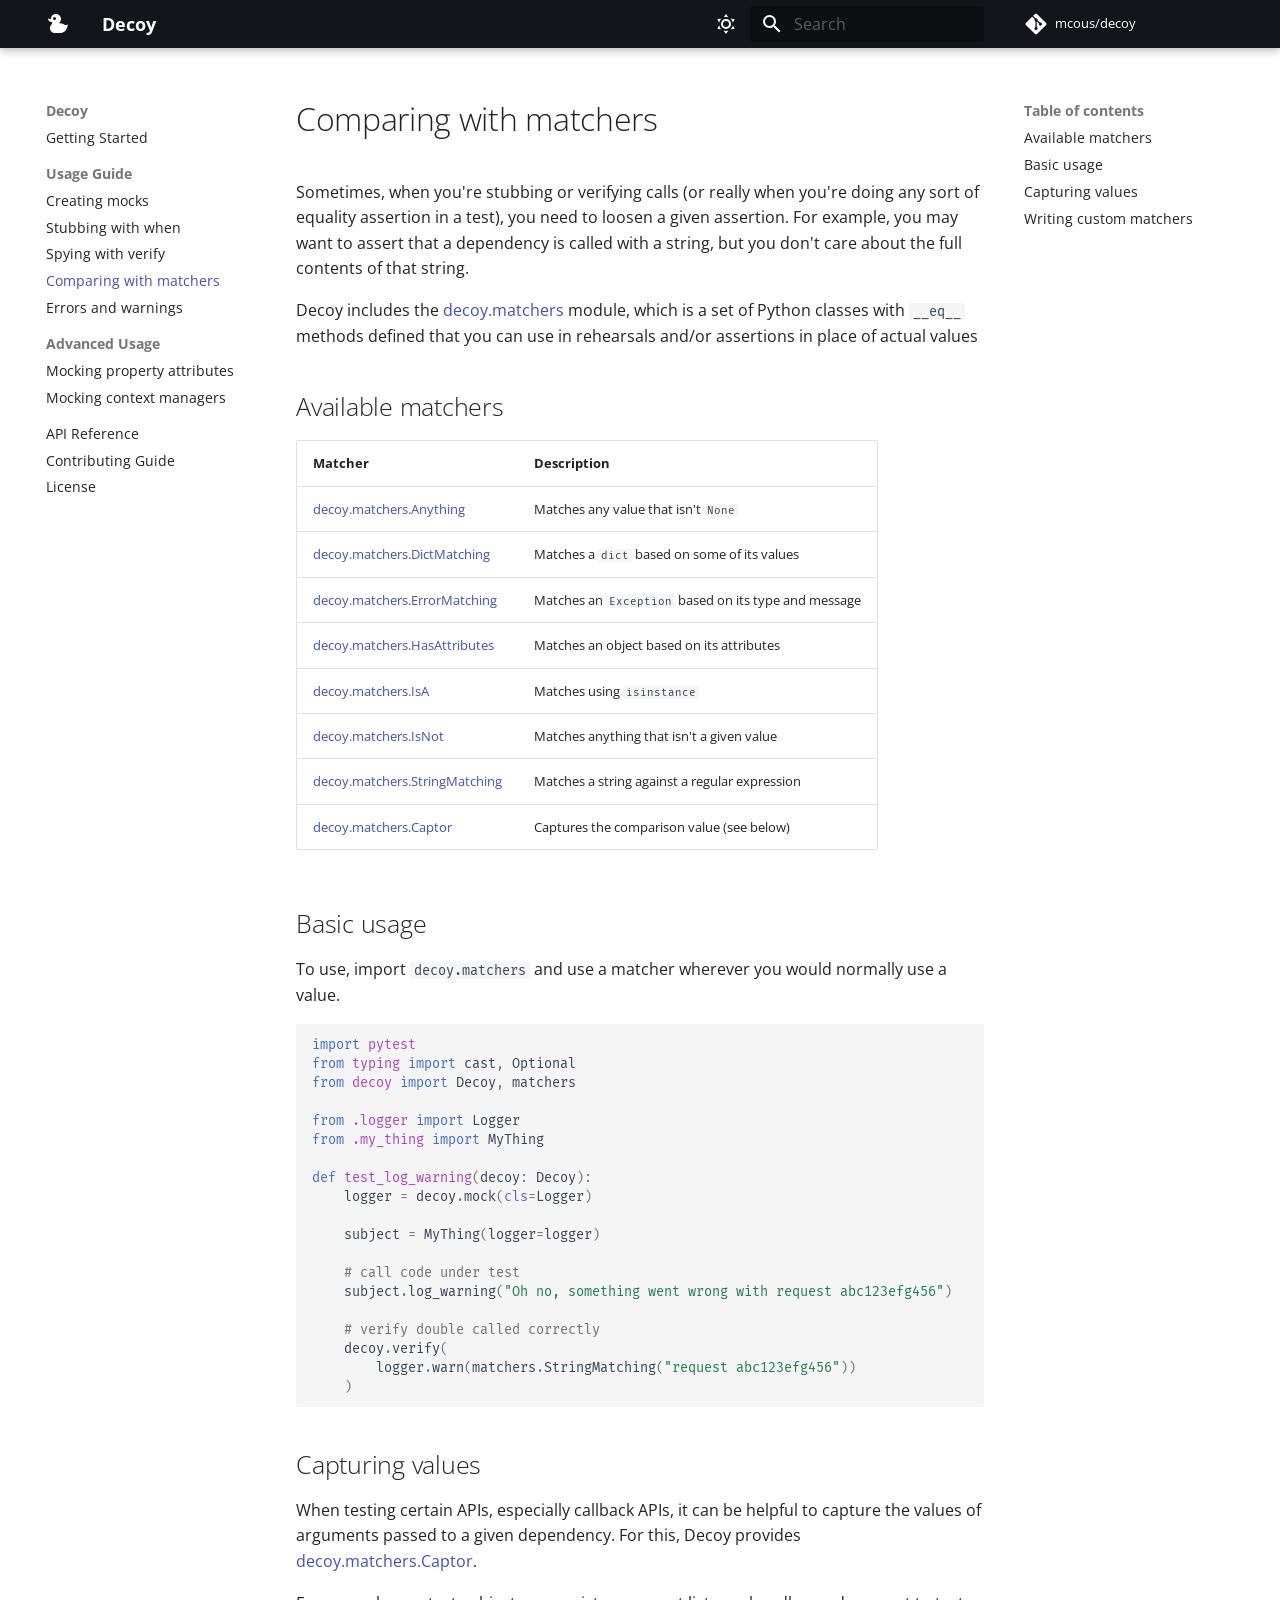
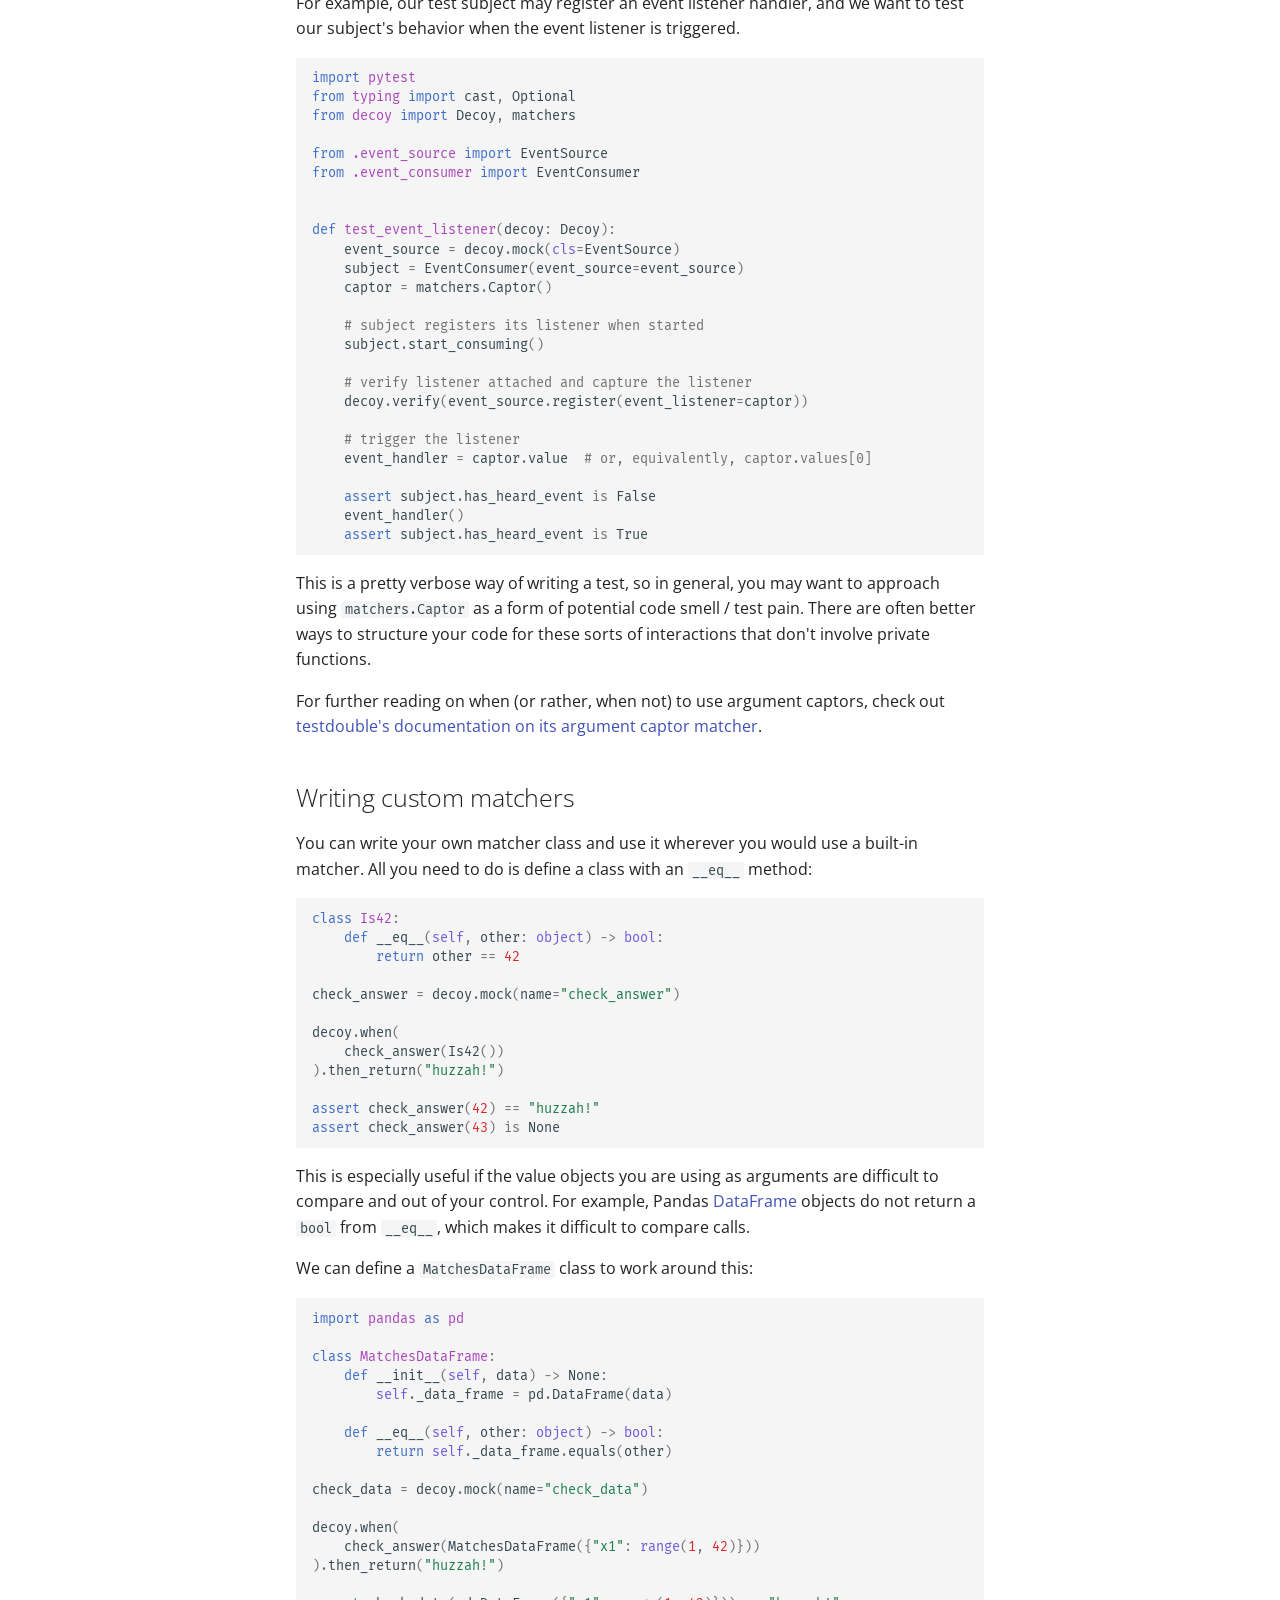
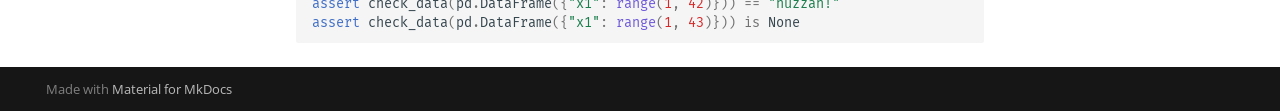
<file: usage/matchers/index.html>
<!doctype html>
<html lang="en" class="no-js">
  <head>
    
      <meta charset="utf-8">
      <meta name="viewport" content="width=device-width,initial-scale=1">
      
        <meta name="description" content="Opinionated mocking library for Python.">
      
      
        <meta name="author" content="Michael Cousins">
      
      
        <link rel="canonical" href="https://michael.cousins.io/decoy/usage/matchers/">
      
      
        <link rel="prev" href="../verify/">
      
      
        <link rel="next" href="../errors-and-warnings/">
      
      
      <link rel="icon" href="../../img/favicon.ico">
      <meta name="generator" content="mkdocs-1.5.3, mkdocs-material-9.4.8">
    
    
      
        <title>Comparing with matchers - Decoy</title>
      
    
    
      <link rel="stylesheet" href="../../assets/stylesheets/main.4b4a2bd9.min.css">
      
        
        <link rel="stylesheet" href="../../assets/stylesheets/palette.356b1318.min.css">
      
      


    
    
      
    
    
      
        
        
        <link rel="preconnect" href="https://fonts.gstatic.com" crossorigin>
        <link rel="stylesheet" href="https://fonts.googleapis.com/css?family=Open+Sans:300,300i,400,400i,700,700i%7CFira+Mono:400,400i,700,700i&display=fallback">
        <style>:root{--md-text-font:"Open Sans";--md-code-font:"Fira Mono"}</style>
      
    
    
      <link rel="stylesheet" href="../../assets/_mkdocstrings.css">
    
      <link rel="stylesheet" href="../../stylesheets/extra.css">
    
    <script>__md_scope=new URL("../..",location),__md_hash=e=>[...e].reduce((e,_)=>(e<<5)-e+_.charCodeAt(0),0),__md_get=(e,_=localStorage,t=__md_scope)=>JSON.parse(_.getItem(t.pathname+"."+e)),__md_set=(e,_,t=localStorage,a=__md_scope)=>{try{t.setItem(a.pathname+"."+e,JSON.stringify(_))}catch(e){}}</script>
    
      

    
    
    
  </head>
  
  
    
    
      
    
    
    
    
    <body dir="ltr" data-md-color-scheme="default" data-md-color-primary="black" data-md-color-accent="indigo">
  
    
    
      <script>var palette=__md_get("__palette");if(palette&&"object"==typeof palette.color)for(var key of Object.keys(palette.color))document.body.setAttribute("data-md-color-"+key,palette.color[key])</script>
    
    <input class="md-toggle" data-md-toggle="drawer" type="checkbox" id="__drawer" autocomplete="off">
    <input class="md-toggle" data-md-toggle="search" type="checkbox" id="__search" autocomplete="off">
    <label class="md-overlay" for="__drawer"></label>
    <div data-md-component="skip">
      
        
        <a href="#comparing-with-matchers" class="md-skip">
          Skip to content
        </a>
      
    </div>
    <div data-md-component="announce">
      
    </div>
    
    
      

  

<header class="md-header md-header--shadow" data-md-component="header">
  <nav class="md-header__inner md-grid" aria-label="Header">
    <a href="../.." title="Decoy" class="md-header__button md-logo" aria-label="Decoy" data-md-component="logo">
      
  
  <svg xmlns="http://www.w3.org/2000/svg" viewBox="0 0 24 24"><path d="M8.5 5A1.5 1.5 0 0 0 7 6.5 1.5 1.5 0 0 0 8.5 8 1.5 1.5 0 0 0 10 6.5 1.5 1.5 0 0 0 8.5 5M10 2a5 5 0 0 1 5 5c0 1.7-.85 3.2-2.14 4.1 1.58.15 3.36.51 5.14 1.4 3 1.5 4-.5 4-.5s-1 9-7 9H9s-5 0-5-5c0-3 3-4 2-6-4 0-4-3.5-4-3.5 1 .5 2.24.5 3 .15A5.02 5.02 0 0 1 10 2Z"/></svg>

    </a>
    <label class="md-header__button md-icon" for="__drawer">
      
      <svg xmlns="http://www.w3.org/2000/svg" viewBox="0 0 24 24"><path d="M3 6h18v2H3V6m0 5h18v2H3v-2m0 5h18v2H3v-2Z"/></svg>
    </label>
    <div class="md-header__title" data-md-component="header-title">
      <div class="md-header__ellipsis">
        <div class="md-header__topic">
          <span class="md-ellipsis">
            Decoy
          </span>
        </div>
        <div class="md-header__topic" data-md-component="header-topic">
          <span class="md-ellipsis">
            
              Comparing with matchers
            
          </span>
        </div>
      </div>
    </div>
    
      
        <form class="md-header__option" data-md-component="palette">
  
    
    
    
    <input class="md-option" data-md-color-media="(prefers-color-scheme: light)" data-md-color-scheme="default" data-md-color-primary="black" data-md-color-accent="indigo"  aria-label="Switch to dark mode"  type="radio" name="__palette" id="__palette_1">
    
      <label class="md-header__button md-icon" title="Switch to dark mode" for="__palette_2" hidden>
        <svg xmlns="http://www.w3.org/2000/svg" viewBox="0 0 24 24"><path d="M12 7a5 5 0 0 1 5 5 5 5 0 0 1-5 5 5 5 0 0 1-5-5 5 5 0 0 1 5-5m0 2a3 3 0 0 0-3 3 3 3 0 0 0 3 3 3 3 0 0 0 3-3 3 3 0 0 0-3-3m0-7 2.39 3.42C13.65 5.15 12.84 5 12 5c-.84 0-1.65.15-2.39.42L12 2M3.34 7l4.16-.35A7.2 7.2 0 0 0 5.94 8.5c-.44.74-.69 1.5-.83 2.29L3.34 7m.02 10 1.76-3.77a7.131 7.131 0 0 0 2.38 4.14L3.36 17M20.65 7l-1.77 3.79a7.023 7.023 0 0 0-2.38-4.15l4.15.36m-.01 10-4.14.36c.59-.51 1.12-1.14 1.54-1.86.42-.73.69-1.5.83-2.29L20.64 17M12 22l-2.41-3.44c.74.27 1.55.44 2.41.44.82 0 1.63-.17 2.37-.44L12 22Z"/></svg>
      </label>
    
  
    
    
    
    <input class="md-option" data-md-color-media="(prefers-color-scheme: dark)" data-md-color-scheme="slate" data-md-color-primary="amber" data-md-color-accent="yellow"  aria-label="Switch to light mode"  type="radio" name="__palette" id="__palette_2">
    
      <label class="md-header__button md-icon" title="Switch to light mode" for="__palette_1" hidden>
        <svg xmlns="http://www.w3.org/2000/svg" viewBox="0 0 24 24"><path d="m17.75 4.09-2.53 1.94.91 3.06-2.63-1.81-2.63 1.81.91-3.06-2.53-1.94L12.44 4l1.06-3 1.06 3 3.19.09m3.5 6.91-1.64 1.25.59 1.98-1.7-1.17-1.7 1.17.59-1.98L15.75 11l2.06-.05L18.5 9l.69 1.95 2.06.05m-2.28 4.95c.83-.08 1.72 1.1 1.19 1.85-.32.45-.66.87-1.08 1.27C15.17 23 8.84 23 4.94 19.07c-3.91-3.9-3.91-10.24 0-14.14.4-.4.82-.76 1.27-1.08.75-.53 1.93.36 1.85 1.19-.27 2.86.69 5.83 2.89 8.02a9.96 9.96 0 0 0 8.02 2.89m-1.64 2.02a12.08 12.08 0 0 1-7.8-3.47c-2.17-2.19-3.33-5-3.49-7.82-2.81 3.14-2.7 7.96.31 10.98 3.02 3.01 7.84 3.12 10.98.31Z"/></svg>
      </label>
    
  
</form>
      
    
    
    
      <label class="md-header__button md-icon" for="__search">
        
        <svg xmlns="http://www.w3.org/2000/svg" viewBox="0 0 24 24"><path d="M9.5 3A6.5 6.5 0 0 1 16 9.5c0 1.61-.59 3.09-1.56 4.23l.27.27h.79l5 5-1.5 1.5-5-5v-.79l-.27-.27A6.516 6.516 0 0 1 9.5 16 6.5 6.5 0 0 1 3 9.5 6.5 6.5 0 0 1 9.5 3m0 2C7 5 5 7 5 9.5S7 14 9.5 14 14 12 14 9.5 12 5 9.5 5Z"/></svg>
      </label>
      <div class="md-search" data-md-component="search" role="dialog">
  <label class="md-search__overlay" for="__search"></label>
  <div class="md-search__inner" role="search">
    <form class="md-search__form" name="search">
      <input type="text" class="md-search__input" name="query" aria-label="Search" placeholder="Search" autocapitalize="off" autocorrect="off" autocomplete="off" spellcheck="false" data-md-component="search-query" required>
      <label class="md-search__icon md-icon" for="__search">
        
        <svg xmlns="http://www.w3.org/2000/svg" viewBox="0 0 24 24"><path d="M9.5 3A6.5 6.5 0 0 1 16 9.5c0 1.61-.59 3.09-1.56 4.23l.27.27h.79l5 5-1.5 1.5-5-5v-.79l-.27-.27A6.516 6.516 0 0 1 9.5 16 6.5 6.5 0 0 1 3 9.5 6.5 6.5 0 0 1 9.5 3m0 2C7 5 5 7 5 9.5S7 14 9.5 14 14 12 14 9.5 12 5 9.5 5Z"/></svg>
        
        <svg xmlns="http://www.w3.org/2000/svg" viewBox="0 0 24 24"><path d="M20 11v2H8l5.5 5.5-1.42 1.42L4.16 12l7.92-7.92L13.5 5.5 8 11h12Z"/></svg>
      </label>
      <nav class="md-search__options" aria-label="Search">
        
        <button type="reset" class="md-search__icon md-icon" title="Clear" aria-label="Clear" tabindex="-1">
          
          <svg xmlns="http://www.w3.org/2000/svg" viewBox="0 0 24 24"><path d="M19 6.41 17.59 5 12 10.59 6.41 5 5 6.41 10.59 12 5 17.59 6.41 19 12 13.41 17.59 19 19 17.59 13.41 12 19 6.41Z"/></svg>
        </button>
      </nav>
      
    </form>
    <div class="md-search__output">
      <div class="md-search__scrollwrap" data-md-scrollfix>
        <div class="md-search-result" data-md-component="search-result">
          <div class="md-search-result__meta">
            Initializing search
          </div>
          <ol class="md-search-result__list" role="presentation"></ol>
        </div>
      </div>
    </div>
  </div>
</div>
    
    
      <div class="md-header__source">
        <a href="https://github.com/mcous/decoy" title="Go to repository" class="md-source" data-md-component="source">
  <div class="md-source__icon md-icon">
    
    <svg xmlns="http://www.w3.org/2000/svg" viewBox="0 0 448 512"><!--! Font Awesome Free 6.4.2 by @fontawesome - https://fontawesome.com License - https://fontawesome.com/license/free (Icons: CC BY 4.0, Fonts: SIL OFL 1.1, Code: MIT License) Copyright 2023 Fonticons, Inc.--><path d="M439.55 236.05 244 40.45a28.87 28.87 0 0 0-40.81 0l-40.66 40.63 51.52 51.52c27.06-9.14 52.68 16.77 43.39 43.68l49.66 49.66c34.23-11.8 61.18 31 35.47 56.69-26.49 26.49-70.21-2.87-56-37.34L240.22 199v121.85c25.3 12.54 22.26 41.85 9.08 55a34.34 34.34 0 0 1-48.55 0c-17.57-17.6-11.07-46.91 11.25-56v-123c-20.8-8.51-24.6-30.74-18.64-45L142.57 101 8.45 235.14a28.86 28.86 0 0 0 0 40.81l195.61 195.6a28.86 28.86 0 0 0 40.8 0l194.69-194.69a28.86 28.86 0 0 0 0-40.81z"/></svg>
  </div>
  <div class="md-source__repository">
    mcous/decoy
  </div>
</a>
      </div>
    
  </nav>
  
</header>
    
    <div class="md-container" data-md-component="container">
      
      
        
          
        
      
      <main class="md-main" data-md-component="main">
        <div class="md-main__inner md-grid">
          
            
              
              <div class="md-sidebar md-sidebar--primary" data-md-component="sidebar" data-md-type="navigation" >
                <div class="md-sidebar__scrollwrap">
                  <div class="md-sidebar__inner">
                    



<nav class="md-nav md-nav--primary" aria-label="Navigation" data-md-level="0">
  <label class="md-nav__title" for="__drawer">
    <a href="../.." title="Decoy" class="md-nav__button md-logo" aria-label="Decoy" data-md-component="logo">
      
  
  <svg xmlns="http://www.w3.org/2000/svg" viewBox="0 0 24 24"><path d="M8.5 5A1.5 1.5 0 0 0 7 6.5 1.5 1.5 0 0 0 8.5 8 1.5 1.5 0 0 0 10 6.5 1.5 1.5 0 0 0 8.5 5M10 2a5 5 0 0 1 5 5c0 1.7-.85 3.2-2.14 4.1 1.58.15 3.36.51 5.14 1.4 3 1.5 4-.5 4-.5s-1 9-7 9H9s-5 0-5-5c0-3 3-4 2-6-4 0-4-3.5-4-3.5 1 .5 2.24.5 3 .15A5.02 5.02 0 0 1 10 2Z"/></svg>

    </a>
    Decoy
  </label>
  
    <div class="md-nav__source">
      <a href="https://github.com/mcous/decoy" title="Go to repository" class="md-source" data-md-component="source">
  <div class="md-source__icon md-icon">
    
    <svg xmlns="http://www.w3.org/2000/svg" viewBox="0 0 448 512"><!--! Font Awesome Free 6.4.2 by @fontawesome - https://fontawesome.com License - https://fontawesome.com/license/free (Icons: CC BY 4.0, Fonts: SIL OFL 1.1, Code: MIT License) Copyright 2023 Fonticons, Inc.--><path d="M439.55 236.05 244 40.45a28.87 28.87 0 0 0-40.81 0l-40.66 40.63 51.52 51.52c27.06-9.14 52.68 16.77 43.39 43.68l49.66 49.66c34.23-11.8 61.18 31 35.47 56.69-26.49 26.49-70.21-2.87-56-37.34L240.22 199v121.85c25.3 12.54 22.26 41.85 9.08 55a34.34 34.34 0 0 1-48.55 0c-17.57-17.6-11.07-46.91 11.25-56v-123c-20.8-8.51-24.6-30.74-18.64-45L142.57 101 8.45 235.14a28.86 28.86 0 0 0 0 40.81l195.61 195.6a28.86 28.86 0 0 0 40.8 0l194.69-194.69a28.86 28.86 0 0 0 0-40.81z"/></svg>
  </div>
  <div class="md-source__repository">
    mcous/decoy
  </div>
</a>
    </div>
  
  <ul class="md-nav__list" data-md-scrollfix>
    
      
      
  
  
  
    <li class="md-nav__item">
      <a href="../.." class="md-nav__link">
        
  
  <span class="md-ellipsis">
    Getting Started
  </span>
  

      </a>
    </li>
  

    
      
      
  
  
    
  
  
    
    
    
    
    
      
      
    
    <li class="md-nav__item md-nav__item--active md-nav__item--section md-nav__item--nested">
      
        
        
        
        <input class="md-nav__toggle md-toggle " type="checkbox" id="__nav_2" checked>
        
          
          <label class="md-nav__link" for="__nav_2" id="__nav_2_label" tabindex="">
            
  
  <span class="md-ellipsis">
    Usage Guide
  </span>
  

            <span class="md-nav__icon md-icon"></span>
          </label>
        
        <nav class="md-nav" data-md-level="1" aria-labelledby="__nav_2_label" aria-expanded="true">
          <label class="md-nav__title" for="__nav_2">
            <span class="md-nav__icon md-icon"></span>
            Usage Guide
          </label>
          <ul class="md-nav__list" data-md-scrollfix>
            
              
                
  
  
  
    <li class="md-nav__item">
      <a href="../create/" class="md-nav__link">
        
  
  <span class="md-ellipsis">
    Creating mocks
  </span>
  

      </a>
    </li>
  

              
            
              
                
  
  
  
    <li class="md-nav__item">
      <a href="../when/" class="md-nav__link">
        
  
  <span class="md-ellipsis">
    Stubbing with when
  </span>
  

      </a>
    </li>
  

              
            
              
                
  
  
  
    <li class="md-nav__item">
      <a href="../verify/" class="md-nav__link">
        
  
  <span class="md-ellipsis">
    Spying with verify
  </span>
  

      </a>
    </li>
  

              
            
              
                
  
  
    
  
  
    <li class="md-nav__item md-nav__item--active">
      
      <input class="md-nav__toggle md-toggle" type="checkbox" id="__toc">
      
      
        
      
      
        <label class="md-nav__link md-nav__link--active" for="__toc">
          
  
  <span class="md-ellipsis">
    Comparing with matchers
  </span>
  

          <span class="md-nav__icon md-icon"></span>
        </label>
      
      <a href="./" class="md-nav__link md-nav__link--active">
        
  
  <span class="md-ellipsis">
    Comparing with matchers
  </span>
  

      </a>
      
        

<nav class="md-nav md-nav--secondary" aria-label="Table of contents">
  
  
  
    
  
  
    <label class="md-nav__title" for="__toc">
      <span class="md-nav__icon md-icon"></span>
      Table of contents
    </label>
    <ul class="md-nav__list" data-md-component="toc" data-md-scrollfix>
      
        <li class="md-nav__item">
  <a href="#available-matchers" class="md-nav__link">
    Available matchers
  </a>
  
</li>
      
        <li class="md-nav__item">
  <a href="#basic-usage" class="md-nav__link">
    Basic usage
  </a>
  
</li>
      
        <li class="md-nav__item">
  <a href="#capturing-values" class="md-nav__link">
    Capturing values
  </a>
  
</li>
      
        <li class="md-nav__item">
  <a href="#writing-custom-matchers" class="md-nav__link">
    Writing custom matchers
  </a>
  
</li>
      
    </ul>
  
</nav>
      
    </li>
  

              
            
              
                
  
  
  
    <li class="md-nav__item">
      <a href="../errors-and-warnings/" class="md-nav__link">
        
  
  <span class="md-ellipsis">
    Errors and warnings
  </span>
  

      </a>
    </li>
  

              
            
          </ul>
        </nav>
      
    </li>
  

    
      
      
  
  
  
    
    
    
    
    
      
      
    
    <li class="md-nav__item md-nav__item--section md-nav__item--nested">
      
        
        
        
        <input class="md-nav__toggle md-toggle " type="checkbox" id="__nav_3" >
        
          
          <label class="md-nav__link" for="__nav_3" id="__nav_3_label" tabindex="">
            
  
  <span class="md-ellipsis">
    Advanced Usage
  </span>
  

            <span class="md-nav__icon md-icon"></span>
          </label>
        
        <nav class="md-nav" data-md-level="1" aria-labelledby="__nav_3_label" aria-expanded="false">
          <label class="md-nav__title" for="__nav_3">
            <span class="md-nav__icon md-icon"></span>
            Advanced Usage
          </label>
          <ul class="md-nav__list" data-md-scrollfix>
            
              
                
  
  
  
    <li class="md-nav__item">
      <a href="../../advanced/properties/" class="md-nav__link">
        
  
  <span class="md-ellipsis">
    Mocking property attributes
  </span>
  

      </a>
    </li>
  

              
            
              
                
  
  
  
    <li class="md-nav__item">
      <a href="../../advanced/context-managers/" class="md-nav__link">
        
  
  <span class="md-ellipsis">
    Mocking context managers
  </span>
  

      </a>
    </li>
  

              
            
          </ul>
        </nav>
      
    </li>
  

    
      
      
  
  
  
    <li class="md-nav__item">
      <a href="../../api/" class="md-nav__link">
        
  
  <span class="md-ellipsis">
    API Reference
  </span>
  

      </a>
    </li>
  

    
      
      
  
  
  
    <li class="md-nav__item">
      <a href="../../contributing/" class="md-nav__link">
        
  
  <span class="md-ellipsis">
    Contributing Guide
  </span>
  

      </a>
    </li>
  

    
      
      
  
  
  
    <li class="md-nav__item">
      <a href="../../license/" class="md-nav__link">
        
  
  <span class="md-ellipsis">
    License
  </span>
  

      </a>
    </li>
  

    
  </ul>
</nav>
                  </div>
                </div>
              </div>
            
            
              
              <div class="md-sidebar md-sidebar--secondary" data-md-component="sidebar" data-md-type="toc" >
                <div class="md-sidebar__scrollwrap">
                  <div class="md-sidebar__inner">
                    

<nav class="md-nav md-nav--secondary" aria-label="Table of contents">
  
  
  
    
  
  
    <label class="md-nav__title" for="__toc">
      <span class="md-nav__icon md-icon"></span>
      Table of contents
    </label>
    <ul class="md-nav__list" data-md-component="toc" data-md-scrollfix>
      
        <li class="md-nav__item">
  <a href="#available-matchers" class="md-nav__link">
    Available matchers
  </a>
  
</li>
      
        <li class="md-nav__item">
  <a href="#basic-usage" class="md-nav__link">
    Basic usage
  </a>
  
</li>
      
        <li class="md-nav__item">
  <a href="#capturing-values" class="md-nav__link">
    Capturing values
  </a>
  
</li>
      
        <li class="md-nav__item">
  <a href="#writing-custom-matchers" class="md-nav__link">
    Writing custom matchers
  </a>
  
</li>
      
    </ul>
  
</nav>
                  </div>
                </div>
              </div>
            
          
          
            <div class="md-content" data-md-component="content">
              <article class="md-content__inner md-typeset">
                
                  


<h1 id="comparing-with-matchers">Comparing with matchers<a class="headerlink" href="#comparing-with-matchers" title="Permanent link">#</a></h1>
<p>Sometimes, when you're stubbing or verifying calls (or really when you're doing any sort of equality assertion in a test), you need to loosen a given assertion. For example, you may want to assert that a dependency is called with a string, but you don't care about the full contents of that string.</p>
<p>Decoy includes the <a class="autorefs autorefs-internal" href="../../api/#decoy.matchers">decoy.matchers</a> module, which is a set of Python classes with <code>__eq__</code> methods defined that you can use in rehearsals and/or assertions in place of actual values</p>
<h2 id="available-matchers">Available matchers<a class="headerlink" href="#available-matchers" title="Permanent link">#</a></h2>
<table>
<thead>
<tr>
<th>Matcher</th>
<th>Description</th>
</tr>
</thead>
<tbody>
<tr>
<td><a class="autorefs autorefs-internal" href="../../api/#decoy.matchers.Anything">decoy.matchers.Anything</a></td>
<td>Matches any value that isn't <code>None</code></td>
</tr>
<tr>
<td><a class="autorefs autorefs-internal" href="../../api/#decoy.matchers.DictMatching">decoy.matchers.DictMatching</a></td>
<td>Matches a <code>dict</code> based on some of its values</td>
</tr>
<tr>
<td><a class="autorefs autorefs-internal" href="../../api/#decoy.matchers.ErrorMatching">decoy.matchers.ErrorMatching</a></td>
<td>Matches an <code>Exception</code> based on its type and message</td>
</tr>
<tr>
<td><a class="autorefs autorefs-internal" href="../../api/#decoy.matchers.HasAttributes">decoy.matchers.HasAttributes</a></td>
<td>Matches an object based on its attributes</td>
</tr>
<tr>
<td><a class="autorefs autorefs-internal" href="../../api/#decoy.matchers.IsA">decoy.matchers.IsA</a></td>
<td>Matches using <code>isinstance</code></td>
</tr>
<tr>
<td><a class="autorefs autorefs-internal" href="../../api/#decoy.matchers.IsNot">decoy.matchers.IsNot</a></td>
<td>Matches anything that isn't a given value</td>
</tr>
<tr>
<td><a class="autorefs autorefs-internal" href="../../api/#decoy.matchers.StringMatching">decoy.matchers.StringMatching</a></td>
<td>Matches a string against a regular expression</td>
</tr>
<tr>
<td><a class="autorefs autorefs-internal" href="../../api/#decoy.matchers.Captor">decoy.matchers.Captor</a></td>
<td>Captures the comparison value (see below)</td>
</tr>
</tbody>
</table>
<h2 id="basic-usage">Basic usage<a class="headerlink" href="#basic-usage" title="Permanent link">#</a></h2>
<p>To use, import <code>decoy.matchers</code> and use a matcher wherever you would normally use a value.</p>
<div class="highlight"><pre><span></span><code><span class="kn">import</span> <span class="nn">pytest</span>
<span class="kn">from</span> <span class="nn">typing</span> <span class="kn">import</span> <span class="n">cast</span><span class="p">,</span> <span class="n">Optional</span>
<span class="kn">from</span> <span class="nn">decoy</span> <span class="kn">import</span> <span class="n">Decoy</span><span class="p">,</span> <span class="n">matchers</span>

<span class="kn">from</span> <span class="nn">.logger</span> <span class="kn">import</span> <span class="n">Logger</span>
<span class="kn">from</span> <span class="nn">.my_thing</span> <span class="kn">import</span> <span class="n">MyThing</span>

<span class="k">def</span> <span class="nf">test_log_warning</span><span class="p">(</span><span class="n">decoy</span><span class="p">:</span> <span class="n">Decoy</span><span class="p">):</span>
    <span class="n">logger</span> <span class="o">=</span> <span class="n">decoy</span><span class="o">.</span><span class="n">mock</span><span class="p">(</span><span class="bp">cls</span><span class="o">=</span><span class="n">Logger</span><span class="p">)</span>

    <span class="n">subject</span> <span class="o">=</span> <span class="n">MyThing</span><span class="p">(</span><span class="n">logger</span><span class="o">=</span><span class="n">logger</span><span class="p">)</span>

    <span class="c1"># call code under test</span>
    <span class="n">subject</span><span class="o">.</span><span class="n">log_warning</span><span class="p">(</span><span class="s2">&quot;Oh no, something went wrong with request abc123efg456&quot;</span><span class="p">)</span>

    <span class="c1"># verify double called correctly</span>
    <span class="n">decoy</span><span class="o">.</span><span class="n">verify</span><span class="p">(</span>
        <span class="n">logger</span><span class="o">.</span><span class="n">warn</span><span class="p">(</span><span class="n">matchers</span><span class="o">.</span><span class="n">StringMatching</span><span class="p">(</span><span class="s2">&quot;request abc123efg456&quot;</span><span class="p">))</span>
    <span class="p">)</span>
</code></pre></div>
<h2 id="capturing-values">Capturing values<a class="headerlink" href="#capturing-values" title="Permanent link">#</a></h2>
<p>When testing certain APIs, especially callback APIs, it can be helpful to capture the values of arguments passed to a given dependency. For this, Decoy provides <a class="autorefs autorefs-internal" href="../../api/#decoy.matchers.Captor">decoy.matchers.Captor</a>.</p>
<p>For example, our test subject may register an event listener handler, and we want to test our subject's behavior when the event listener is triggered.</p>
<div class="highlight"><pre><span></span><code><span class="kn">import</span> <span class="nn">pytest</span>
<span class="kn">from</span> <span class="nn">typing</span> <span class="kn">import</span> <span class="n">cast</span><span class="p">,</span> <span class="n">Optional</span>
<span class="kn">from</span> <span class="nn">decoy</span> <span class="kn">import</span> <span class="n">Decoy</span><span class="p">,</span> <span class="n">matchers</span>

<span class="kn">from</span> <span class="nn">.event_source</span> <span class="kn">import</span> <span class="n">EventSource</span>
<span class="kn">from</span> <span class="nn">.event_consumer</span> <span class="kn">import</span> <span class="n">EventConsumer</span>


<span class="k">def</span> <span class="nf">test_event_listener</span><span class="p">(</span><span class="n">decoy</span><span class="p">:</span> <span class="n">Decoy</span><span class="p">):</span>
    <span class="n">event_source</span> <span class="o">=</span> <span class="n">decoy</span><span class="o">.</span><span class="n">mock</span><span class="p">(</span><span class="bp">cls</span><span class="o">=</span><span class="n">EventSource</span><span class="p">)</span>
    <span class="n">subject</span> <span class="o">=</span> <span class="n">EventConsumer</span><span class="p">(</span><span class="n">event_source</span><span class="o">=</span><span class="n">event_source</span><span class="p">)</span>
    <span class="n">captor</span> <span class="o">=</span> <span class="n">matchers</span><span class="o">.</span><span class="n">Captor</span><span class="p">()</span>

    <span class="c1"># subject registers its listener when started</span>
    <span class="n">subject</span><span class="o">.</span><span class="n">start_consuming</span><span class="p">()</span>

    <span class="c1"># verify listener attached and capture the listener</span>
    <span class="n">decoy</span><span class="o">.</span><span class="n">verify</span><span class="p">(</span><span class="n">event_source</span><span class="o">.</span><span class="n">register</span><span class="p">(</span><span class="n">event_listener</span><span class="o">=</span><span class="n">captor</span><span class="p">))</span>

    <span class="c1"># trigger the listener</span>
    <span class="n">event_handler</span> <span class="o">=</span> <span class="n">captor</span><span class="o">.</span><span class="n">value</span>  <span class="c1"># or, equivalently, captor.values[0]</span>

    <span class="k">assert</span> <span class="n">subject</span><span class="o">.</span><span class="n">has_heard_event</span> <span class="ow">is</span> <span class="kc">False</span>
    <span class="n">event_handler</span><span class="p">()</span>
    <span class="k">assert</span> <span class="n">subject</span><span class="o">.</span><span class="n">has_heard_event</span> <span class="ow">is</span> <span class="kc">True</span>
</code></pre></div>
<p>This is a pretty verbose way of writing a test, so in general, you may want to approach using <code>matchers.Captor</code> as a form of potential code smell / test pain. There are often better ways to structure your code for these sorts of interactions that don't involve private functions.</p>
<p>For further reading on when (or rather, when not) to use argument captors, check out <a href="https://github.com/testdouble/testdouble.js/blob/main/docs/6-verifying-invocations.md#tdmatcherscaptor">testdouble's documentation on its argument captor matcher</a>.</p>
<h2 id="writing-custom-matchers">Writing custom matchers<a class="headerlink" href="#writing-custom-matchers" title="Permanent link">#</a></h2>
<p>You can write your own matcher class and use it wherever you would use a built-in matcher. All you need to do is define a class with an <code>__eq__</code> method:</p>
<div class="highlight"><pre><span></span><code><span class="k">class</span> <span class="nc">Is42</span><span class="p">:</span>
    <span class="k">def</span> <span class="fm">__eq__</span><span class="p">(</span><span class="bp">self</span><span class="p">,</span> <span class="n">other</span><span class="p">:</span> <span class="nb">object</span><span class="p">)</span> <span class="o">-&gt;</span> <span class="nb">bool</span><span class="p">:</span>
        <span class="k">return</span> <span class="n">other</span> <span class="o">==</span> <span class="mi">42</span>

<span class="n">check_answer</span> <span class="o">=</span> <span class="n">decoy</span><span class="o">.</span><span class="n">mock</span><span class="p">(</span><span class="n">name</span><span class="o">=</span><span class="s2">&quot;check_answer&quot;</span><span class="p">)</span>

<span class="n">decoy</span><span class="o">.</span><span class="n">when</span><span class="p">(</span>
    <span class="n">check_answer</span><span class="p">(</span><span class="n">Is42</span><span class="p">())</span>
<span class="p">)</span><span class="o">.</span><span class="n">then_return</span><span class="p">(</span><span class="s2">&quot;huzzah!&quot;</span><span class="p">)</span>

<span class="k">assert</span> <span class="n">check_answer</span><span class="p">(</span><span class="mi">42</span><span class="p">)</span> <span class="o">==</span> <span class="s2">&quot;huzzah!&quot;</span>
<span class="k">assert</span> <span class="n">check_answer</span><span class="p">(</span><span class="mi">43</span><span class="p">)</span> <span class="ow">is</span> <span class="kc">None</span>
</code></pre></div>
<p>This is especially useful if the value objects you are using as arguments are difficult to compare and out of your control. For example, Pandas <a href="https://pandas.pydata.org/pandas-docs/stable/reference/api/pandas.DataFrame.html">DataFrame</a> objects do not return a <code>bool</code> from <code>__eq__</code>, which makes it difficult to compare calls.</p>
<p>We can define a <code>MatchesDataFrame</code> class to work around this:</p>
<div class="highlight"><pre><span></span><code><span class="kn">import</span> <span class="nn">pandas</span> <span class="k">as</span> <span class="nn">pd</span>

<span class="k">class</span> <span class="nc">MatchesDataFrame</span><span class="p">:</span>
    <span class="k">def</span> <span class="fm">__init__</span><span class="p">(</span><span class="bp">self</span><span class="p">,</span> <span class="n">data</span><span class="p">)</span> <span class="o">-&gt;</span> <span class="kc">None</span><span class="p">:</span>
        <span class="bp">self</span><span class="o">.</span><span class="n">_data_frame</span> <span class="o">=</span> <span class="n">pd</span><span class="o">.</span><span class="n">DataFrame</span><span class="p">(</span><span class="n">data</span><span class="p">)</span>

    <span class="k">def</span> <span class="fm">__eq__</span><span class="p">(</span><span class="bp">self</span><span class="p">,</span> <span class="n">other</span><span class="p">:</span> <span class="nb">object</span><span class="p">)</span> <span class="o">-&gt;</span> <span class="nb">bool</span><span class="p">:</span>
        <span class="k">return</span> <span class="bp">self</span><span class="o">.</span><span class="n">_data_frame</span><span class="o">.</span><span class="n">equals</span><span class="p">(</span><span class="n">other</span><span class="p">)</span>

<span class="n">check_data</span> <span class="o">=</span> <span class="n">decoy</span><span class="o">.</span><span class="n">mock</span><span class="p">(</span><span class="n">name</span><span class="o">=</span><span class="s2">&quot;check_data&quot;</span><span class="p">)</span>

<span class="n">decoy</span><span class="o">.</span><span class="n">when</span><span class="p">(</span>
    <span class="n">check_answer</span><span class="p">(</span><span class="n">MatchesDataFrame</span><span class="p">({</span><span class="s2">&quot;x1&quot;</span><span class="p">:</span> <span class="nb">range</span><span class="p">(</span><span class="mi">1</span><span class="p">,</span> <span class="mi">42</span><span class="p">)}))</span>
<span class="p">)</span><span class="o">.</span><span class="n">then_return</span><span class="p">(</span><span class="s2">&quot;huzzah!&quot;</span><span class="p">)</span>

<span class="k">assert</span> <span class="n">check_data</span><span class="p">(</span><span class="n">pd</span><span class="o">.</span><span class="n">DataFrame</span><span class="p">({</span><span class="s2">&quot;x1&quot;</span><span class="p">:</span> <span class="nb">range</span><span class="p">(</span><span class="mi">1</span><span class="p">,</span> <span class="mi">42</span><span class="p">)}))</span> <span class="o">==</span> <span class="s2">&quot;huzzah!&quot;</span>
<span class="k">assert</span> <span class="n">check_data</span><span class="p">(</span><span class="n">pd</span><span class="o">.</span><span class="n">DataFrame</span><span class="p">({</span><span class="s2">&quot;x1&quot;</span><span class="p">:</span> <span class="nb">range</span><span class="p">(</span><span class="mi">1</span><span class="p">,</span> <span class="mi">43</span><span class="p">)}))</span> <span class="ow">is</span> <span class="kc">None</span>
</code></pre></div>





                
              </article>
            </div>
          
          
        </div>
        
      </main>
      
        <footer class="md-footer">
  
  <div class="md-footer-meta md-typeset">
    <div class="md-footer-meta__inner md-grid">
      <div class="md-copyright">
  
  
    Made with
    <a href="https://squidfunk.github.io/mkdocs-material/" target="_blank" rel="noopener">
      Material for MkDocs
    </a>
  
</div>
      
    </div>
  </div>
</footer>
      
    </div>
    <div class="md-dialog" data-md-component="dialog">
      <div class="md-dialog__inner md-typeset"></div>
    </div>
    
    
    <script id="__config" type="application/json">{"base": "../..", "features": ["navigation.instant", "navigation.sections"], "search": "../../assets/javascripts/workers/search.f886a092.min.js", "translations": {"clipboard.copied": "Copied to clipboard", "clipboard.copy": "Copy to clipboard", "search.result.more.one": "1 more on this page", "search.result.more.other": "# more on this page", "search.result.none": "No matching documents", "search.result.one": "1 matching document", "search.result.other": "# matching documents", "search.result.placeholder": "Type to start searching", "search.result.term.missing": "Missing", "select.version": "Select version"}}</script>
    
    
      <script src="../../assets/javascripts/bundle.81fa17fe.min.js"></script>
      
    
  </body>
</html>
</file>
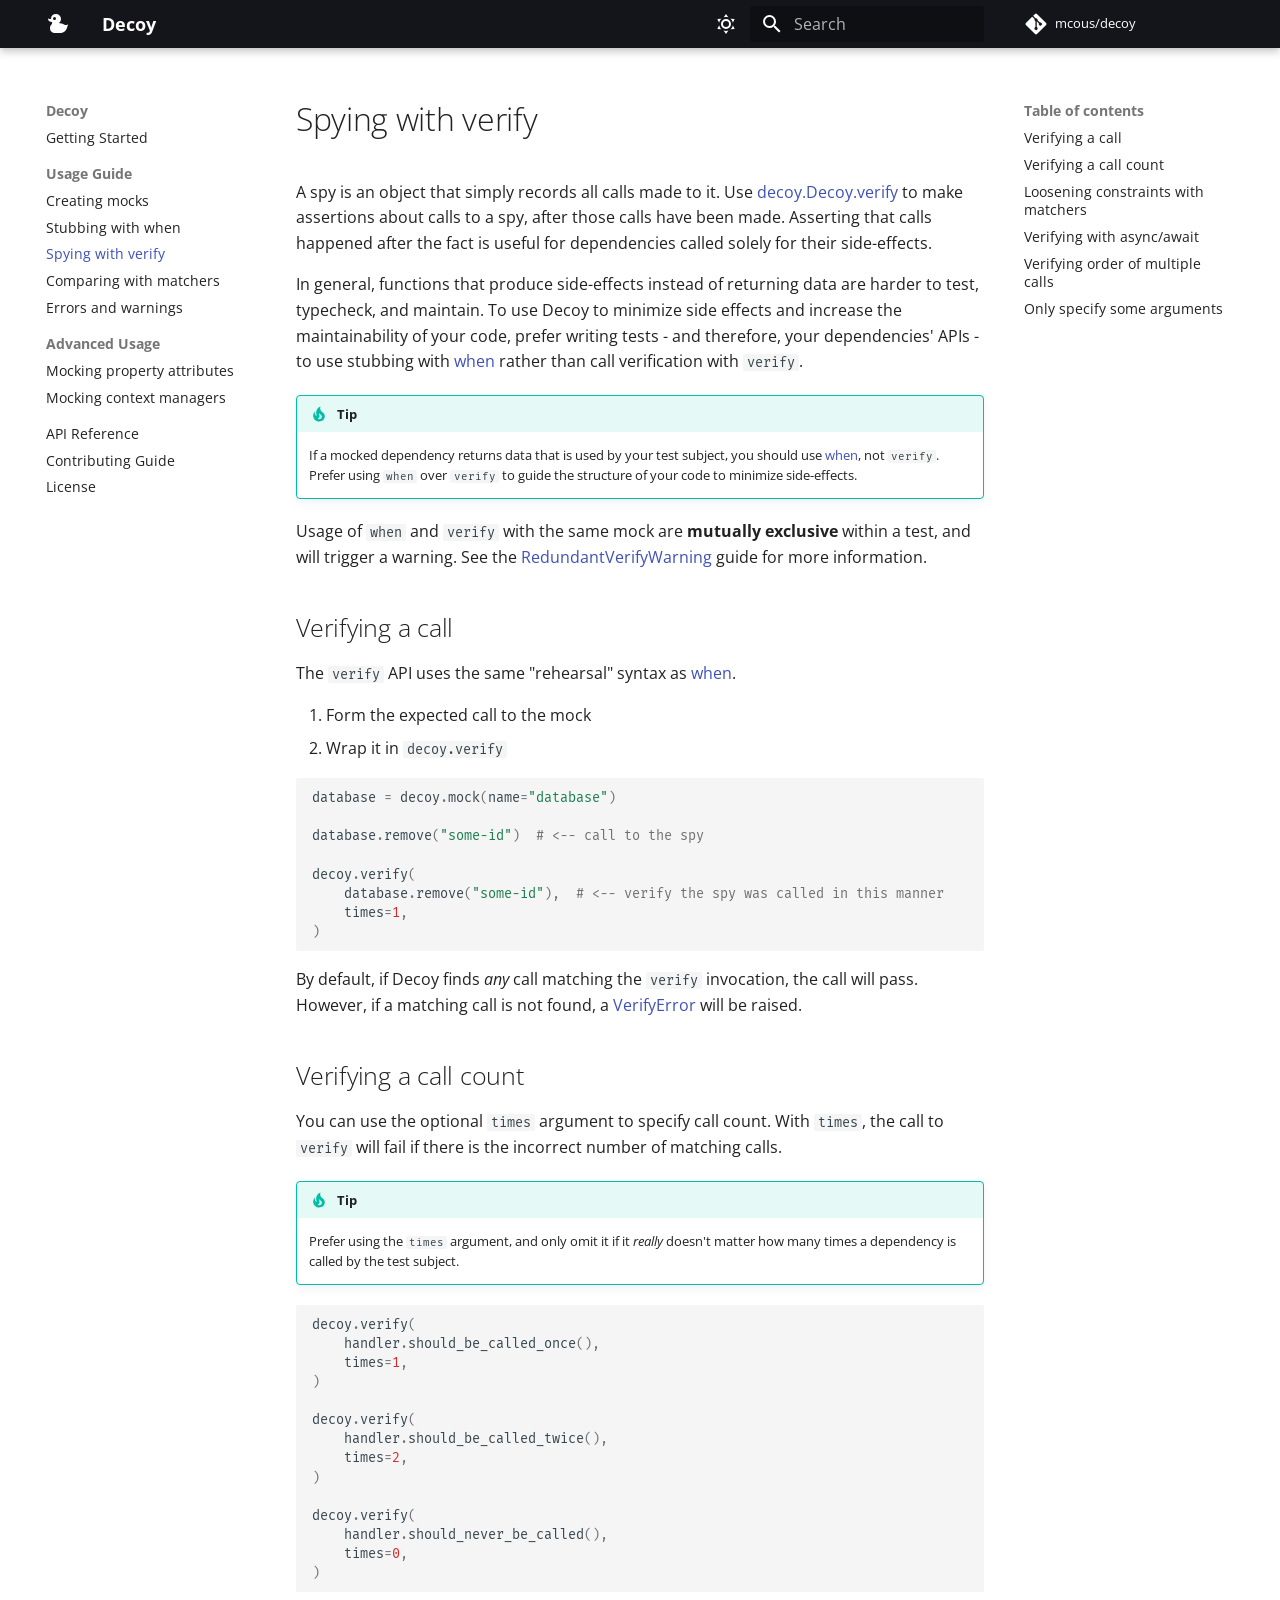
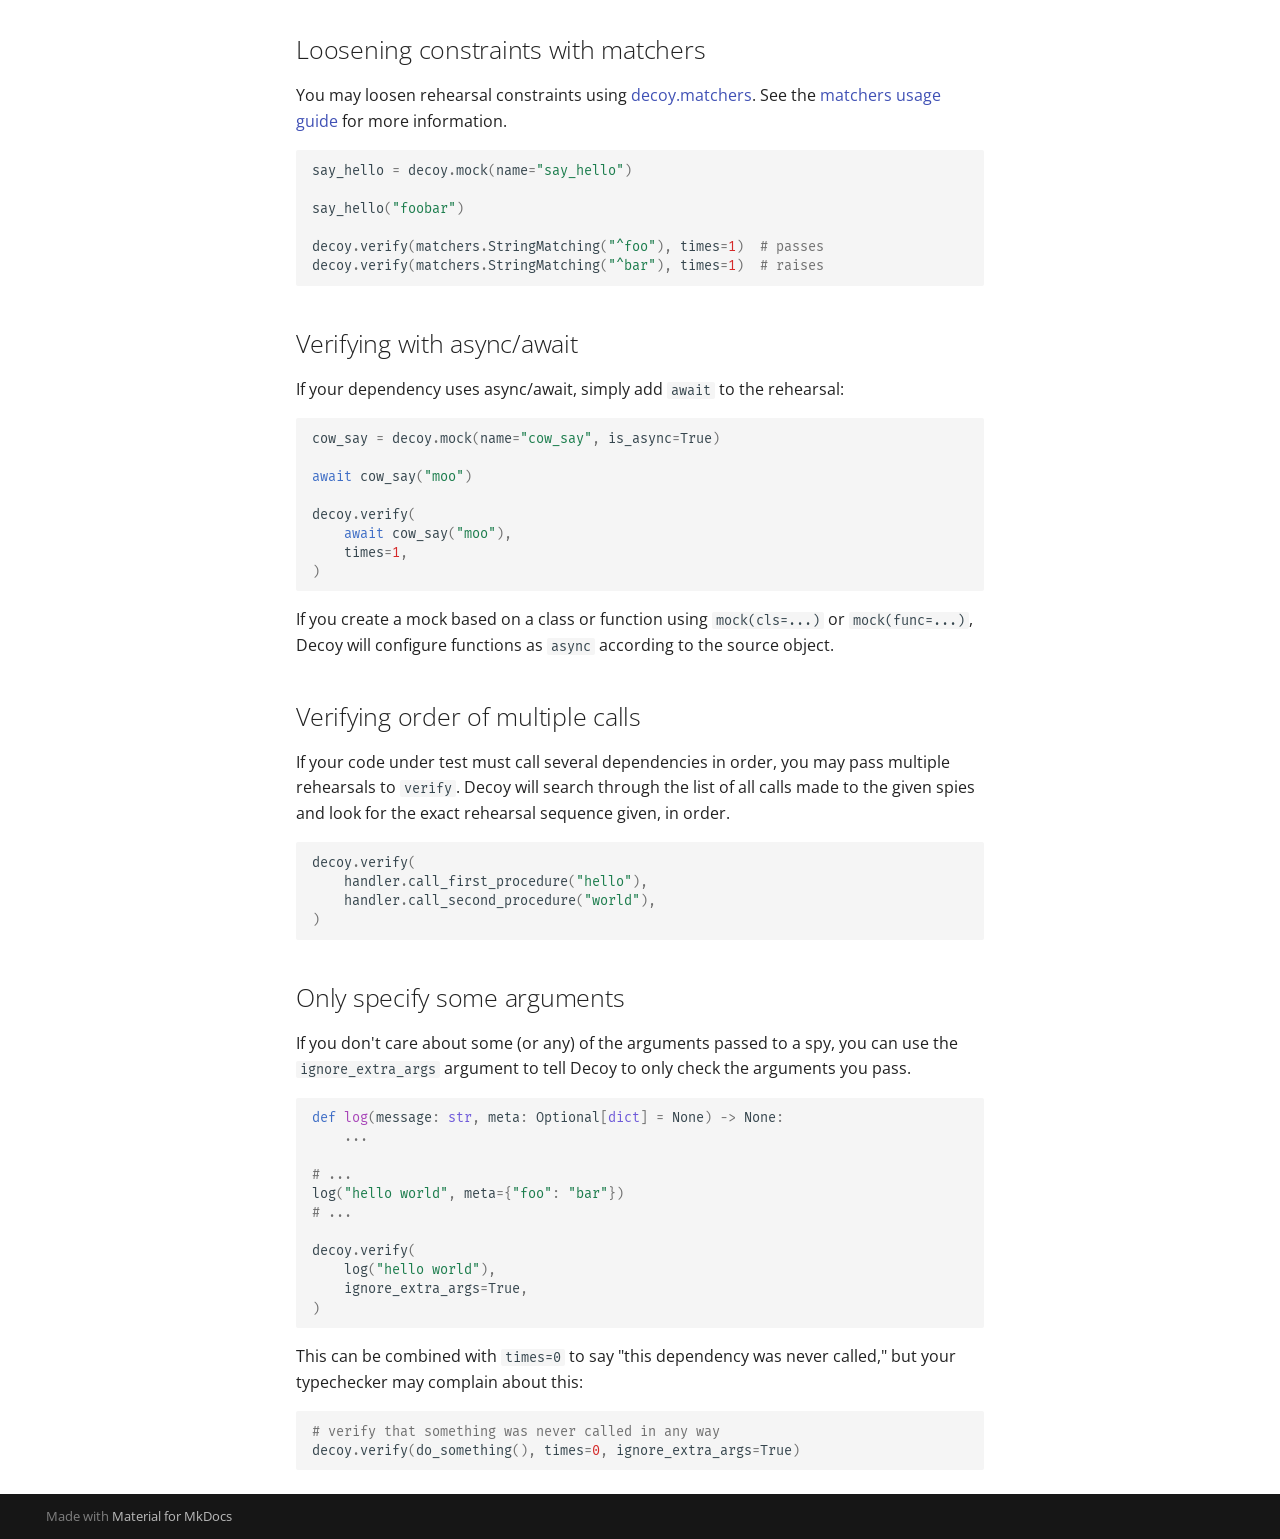
<file: usage/verify/index.html>
<!doctype html>
<html lang="en" class="no-js">
  <head>
    
      <meta charset="utf-8">
      <meta name="viewport" content="width=device-width,initial-scale=1">
      
        <meta name="description" content="Opinionated mocking library for Python.">
      
      
        <meta name="author" content="Michael Cousins">
      
      
        <link rel="canonical" href="https://michael.cousins.io/decoy/usage/verify/">
      
      
        <link rel="prev" href="../when/">
      
      
        <link rel="next" href="../matchers/">
      
      
      <link rel="icon" href="../../img/favicon.ico">
      <meta name="generator" content="mkdocs-1.5.3, mkdocs-material-9.4.8">
    
    
      
        <title>Spying with verify - Decoy</title>
      
    
    
      <link rel="stylesheet" href="../../assets/stylesheets/main.4b4a2bd9.min.css">
      
        
        <link rel="stylesheet" href="../../assets/stylesheets/palette.356b1318.min.css">
      
      


    
    
      
    
    
      
        
        
        <link rel="preconnect" href="https://fonts.gstatic.com" crossorigin>
        <link rel="stylesheet" href="https://fonts.googleapis.com/css?family=Open+Sans:300,300i,400,400i,700,700i%7CFira+Mono:400,400i,700,700i&display=fallback">
        <style>:root{--md-text-font:"Open Sans";--md-code-font:"Fira Mono"}</style>
      
    
    
      <link rel="stylesheet" href="../../assets/_mkdocstrings.css">
    
      <link rel="stylesheet" href="../../stylesheets/extra.css">
    
    <script>__md_scope=new URL("../..",location),__md_hash=e=>[...e].reduce((e,_)=>(e<<5)-e+_.charCodeAt(0),0),__md_get=(e,_=localStorage,t=__md_scope)=>JSON.parse(_.getItem(t.pathname+"."+e)),__md_set=(e,_,t=localStorage,a=__md_scope)=>{try{t.setItem(a.pathname+"."+e,JSON.stringify(_))}catch(e){}}</script>
    
      

    
    
    
  </head>
  
  
    
    
      
    
    
    
    
    <body dir="ltr" data-md-color-scheme="default" data-md-color-primary="black" data-md-color-accent="indigo">
  
    
    
      <script>var palette=__md_get("__palette");if(palette&&"object"==typeof palette.color)for(var key of Object.keys(palette.color))document.body.setAttribute("data-md-color-"+key,palette.color[key])</script>
    
    <input class="md-toggle" data-md-toggle="drawer" type="checkbox" id="__drawer" autocomplete="off">
    <input class="md-toggle" data-md-toggle="search" type="checkbox" id="__search" autocomplete="off">
    <label class="md-overlay" for="__drawer"></label>
    <div data-md-component="skip">
      
        
        <a href="#spying-with-verify" class="md-skip">
          Skip to content
        </a>
      
    </div>
    <div data-md-component="announce">
      
    </div>
    
    
      

  

<header class="md-header md-header--shadow" data-md-component="header">
  <nav class="md-header__inner md-grid" aria-label="Header">
    <a href="../.." title="Decoy" class="md-header__button md-logo" aria-label="Decoy" data-md-component="logo">
      
  
  <svg xmlns="http://www.w3.org/2000/svg" viewBox="0 0 24 24"><path d="M8.5 5A1.5 1.5 0 0 0 7 6.5 1.5 1.5 0 0 0 8.5 8 1.5 1.5 0 0 0 10 6.5 1.5 1.5 0 0 0 8.5 5M10 2a5 5 0 0 1 5 5c0 1.7-.85 3.2-2.14 4.1 1.58.15 3.36.51 5.14 1.4 3 1.5 4-.5 4-.5s-1 9-7 9H9s-5 0-5-5c0-3 3-4 2-6-4 0-4-3.5-4-3.5 1 .5 2.24.5 3 .15A5.02 5.02 0 0 1 10 2Z"/></svg>

    </a>
    <label class="md-header__button md-icon" for="__drawer">
      
      <svg xmlns="http://www.w3.org/2000/svg" viewBox="0 0 24 24"><path d="M3 6h18v2H3V6m0 5h18v2H3v-2m0 5h18v2H3v-2Z"/></svg>
    </label>
    <div class="md-header__title" data-md-component="header-title">
      <div class="md-header__ellipsis">
        <div class="md-header__topic">
          <span class="md-ellipsis">
            Decoy
          </span>
        </div>
        <div class="md-header__topic" data-md-component="header-topic">
          <span class="md-ellipsis">
            
              Spying with verify
            
          </span>
        </div>
      </div>
    </div>
    
      
        <form class="md-header__option" data-md-component="palette">
  
    
    
    
    <input class="md-option" data-md-color-media="(prefers-color-scheme: light)" data-md-color-scheme="default" data-md-color-primary="black" data-md-color-accent="indigo"  aria-label="Switch to dark mode"  type="radio" name="__palette" id="__palette_1">
    
      <label class="md-header__button md-icon" title="Switch to dark mode" for="__palette_2" hidden>
        <svg xmlns="http://www.w3.org/2000/svg" viewBox="0 0 24 24"><path d="M12 7a5 5 0 0 1 5 5 5 5 0 0 1-5 5 5 5 0 0 1-5-5 5 5 0 0 1 5-5m0 2a3 3 0 0 0-3 3 3 3 0 0 0 3 3 3 3 0 0 0 3-3 3 3 0 0 0-3-3m0-7 2.39 3.42C13.65 5.15 12.84 5 12 5c-.84 0-1.65.15-2.39.42L12 2M3.34 7l4.16-.35A7.2 7.2 0 0 0 5.94 8.5c-.44.74-.69 1.5-.83 2.29L3.34 7m.02 10 1.76-3.77a7.131 7.131 0 0 0 2.38 4.14L3.36 17M20.65 7l-1.77 3.79a7.023 7.023 0 0 0-2.38-4.15l4.15.36m-.01 10-4.14.36c.59-.51 1.12-1.14 1.54-1.86.42-.73.69-1.5.83-2.29L20.64 17M12 22l-2.41-3.44c.74.27 1.55.44 2.41.44.82 0 1.63-.17 2.37-.44L12 22Z"/></svg>
      </label>
    
  
    
    
    
    <input class="md-option" data-md-color-media="(prefers-color-scheme: dark)" data-md-color-scheme="slate" data-md-color-primary="amber" data-md-color-accent="yellow"  aria-label="Switch to light mode"  type="radio" name="__palette" id="__palette_2">
    
      <label class="md-header__button md-icon" title="Switch to light mode" for="__palette_1" hidden>
        <svg xmlns="http://www.w3.org/2000/svg" viewBox="0 0 24 24"><path d="m17.75 4.09-2.53 1.94.91 3.06-2.63-1.81-2.63 1.81.91-3.06-2.53-1.94L12.44 4l1.06-3 1.06 3 3.19.09m3.5 6.91-1.64 1.25.59 1.98-1.7-1.17-1.7 1.17.59-1.98L15.75 11l2.06-.05L18.5 9l.69 1.95 2.06.05m-2.28 4.95c.83-.08 1.72 1.1 1.19 1.85-.32.45-.66.87-1.08 1.27C15.17 23 8.84 23 4.94 19.07c-3.91-3.9-3.91-10.24 0-14.14.4-.4.82-.76 1.27-1.08.75-.53 1.93.36 1.85 1.19-.27 2.86.69 5.83 2.89 8.02a9.96 9.96 0 0 0 8.02 2.89m-1.64 2.02a12.08 12.08 0 0 1-7.8-3.47c-2.17-2.19-3.33-5-3.49-7.82-2.81 3.14-2.7 7.96.31 10.98 3.02 3.01 7.84 3.12 10.98.31Z"/></svg>
      </label>
    
  
</form>
      
    
    
    
      <label class="md-header__button md-icon" for="__search">
        
        <svg xmlns="http://www.w3.org/2000/svg" viewBox="0 0 24 24"><path d="M9.5 3A6.5 6.5 0 0 1 16 9.5c0 1.61-.59 3.09-1.56 4.23l.27.27h.79l5 5-1.5 1.5-5-5v-.79l-.27-.27A6.516 6.516 0 0 1 9.5 16 6.5 6.5 0 0 1 3 9.5 6.5 6.5 0 0 1 9.5 3m0 2C7 5 5 7 5 9.5S7 14 9.5 14 14 12 14 9.5 12 5 9.5 5Z"/></svg>
      </label>
      <div class="md-search" data-md-component="search" role="dialog">
  <label class="md-search__overlay" for="__search"></label>
  <div class="md-search__inner" role="search">
    <form class="md-search__form" name="search">
      <input type="text" class="md-search__input" name="query" aria-label="Search" placeholder="Search" autocapitalize="off" autocorrect="off" autocomplete="off" spellcheck="false" data-md-component="search-query" required>
      <label class="md-search__icon md-icon" for="__search">
        
        <svg xmlns="http://www.w3.org/2000/svg" viewBox="0 0 24 24"><path d="M9.5 3A6.5 6.5 0 0 1 16 9.5c0 1.61-.59 3.09-1.56 4.23l.27.27h.79l5 5-1.5 1.5-5-5v-.79l-.27-.27A6.516 6.516 0 0 1 9.5 16 6.5 6.5 0 0 1 3 9.5 6.5 6.5 0 0 1 9.5 3m0 2C7 5 5 7 5 9.5S7 14 9.5 14 14 12 14 9.5 12 5 9.5 5Z"/></svg>
        
        <svg xmlns="http://www.w3.org/2000/svg" viewBox="0 0 24 24"><path d="M20 11v2H8l5.5 5.5-1.42 1.42L4.16 12l7.92-7.92L13.5 5.5 8 11h12Z"/></svg>
      </label>
      <nav class="md-search__options" aria-label="Search">
        
        <button type="reset" class="md-search__icon md-icon" title="Clear" aria-label="Clear" tabindex="-1">
          
          <svg xmlns="http://www.w3.org/2000/svg" viewBox="0 0 24 24"><path d="M19 6.41 17.59 5 12 10.59 6.41 5 5 6.41 10.59 12 5 17.59 6.41 19 12 13.41 17.59 19 19 17.59 13.41 12 19 6.41Z"/></svg>
        </button>
      </nav>
      
    </form>
    <div class="md-search__output">
      <div class="md-search__scrollwrap" data-md-scrollfix>
        <div class="md-search-result" data-md-component="search-result">
          <div class="md-search-result__meta">
            Initializing search
          </div>
          <ol class="md-search-result__list" role="presentation"></ol>
        </div>
      </div>
    </div>
  </div>
</div>
    
    
      <div class="md-header__source">
        <a href="https://github.com/mcous/decoy" title="Go to repository" class="md-source" data-md-component="source">
  <div class="md-source__icon md-icon">
    
    <svg xmlns="http://www.w3.org/2000/svg" viewBox="0 0 448 512"><!--! Font Awesome Free 6.4.2 by @fontawesome - https://fontawesome.com License - https://fontawesome.com/license/free (Icons: CC BY 4.0, Fonts: SIL OFL 1.1, Code: MIT License) Copyright 2023 Fonticons, Inc.--><path d="M439.55 236.05 244 40.45a28.87 28.87 0 0 0-40.81 0l-40.66 40.63 51.52 51.52c27.06-9.14 52.68 16.77 43.39 43.68l49.66 49.66c34.23-11.8 61.18 31 35.47 56.69-26.49 26.49-70.21-2.87-56-37.34L240.22 199v121.85c25.3 12.54 22.26 41.85 9.08 55a34.34 34.34 0 0 1-48.55 0c-17.57-17.6-11.07-46.91 11.25-56v-123c-20.8-8.51-24.6-30.74-18.64-45L142.57 101 8.45 235.14a28.86 28.86 0 0 0 0 40.81l195.61 195.6a28.86 28.86 0 0 0 40.8 0l194.69-194.69a28.86 28.86 0 0 0 0-40.81z"/></svg>
  </div>
  <div class="md-source__repository">
    mcous/decoy
  </div>
</a>
      </div>
    
  </nav>
  
</header>
    
    <div class="md-container" data-md-component="container">
      
      
        
          
        
      
      <main class="md-main" data-md-component="main">
        <div class="md-main__inner md-grid">
          
            
              
              <div class="md-sidebar md-sidebar--primary" data-md-component="sidebar" data-md-type="navigation" >
                <div class="md-sidebar__scrollwrap">
                  <div class="md-sidebar__inner">
                    



<nav class="md-nav md-nav--primary" aria-label="Navigation" data-md-level="0">
  <label class="md-nav__title" for="__drawer">
    <a href="../.." title="Decoy" class="md-nav__button md-logo" aria-label="Decoy" data-md-component="logo">
      
  
  <svg xmlns="http://www.w3.org/2000/svg" viewBox="0 0 24 24"><path d="M8.5 5A1.5 1.5 0 0 0 7 6.5 1.5 1.5 0 0 0 8.5 8 1.5 1.5 0 0 0 10 6.5 1.5 1.5 0 0 0 8.5 5M10 2a5 5 0 0 1 5 5c0 1.7-.85 3.2-2.14 4.1 1.58.15 3.36.51 5.14 1.4 3 1.5 4-.5 4-.5s-1 9-7 9H9s-5 0-5-5c0-3 3-4 2-6-4 0-4-3.5-4-3.5 1 .5 2.24.5 3 .15A5.02 5.02 0 0 1 10 2Z"/></svg>

    </a>
    Decoy
  </label>
  
    <div class="md-nav__source">
      <a href="https://github.com/mcous/decoy" title="Go to repository" class="md-source" data-md-component="source">
  <div class="md-source__icon md-icon">
    
    <svg xmlns="http://www.w3.org/2000/svg" viewBox="0 0 448 512"><!--! Font Awesome Free 6.4.2 by @fontawesome - https://fontawesome.com License - https://fontawesome.com/license/free (Icons: CC BY 4.0, Fonts: SIL OFL 1.1, Code: MIT License) Copyright 2023 Fonticons, Inc.--><path d="M439.55 236.05 244 40.45a28.87 28.87 0 0 0-40.81 0l-40.66 40.63 51.52 51.52c27.06-9.14 52.68 16.77 43.39 43.68l49.66 49.66c34.23-11.8 61.18 31 35.47 56.69-26.49 26.49-70.21-2.87-56-37.34L240.22 199v121.85c25.3 12.54 22.26 41.85 9.08 55a34.34 34.34 0 0 1-48.55 0c-17.57-17.6-11.07-46.91 11.25-56v-123c-20.8-8.51-24.6-30.74-18.64-45L142.57 101 8.45 235.14a28.86 28.86 0 0 0 0 40.81l195.61 195.6a28.86 28.86 0 0 0 40.8 0l194.69-194.69a28.86 28.86 0 0 0 0-40.81z"/></svg>
  </div>
  <div class="md-source__repository">
    mcous/decoy
  </div>
</a>
    </div>
  
  <ul class="md-nav__list" data-md-scrollfix>
    
      
      
  
  
  
    <li class="md-nav__item">
      <a href="../.." class="md-nav__link">
        
  
  <span class="md-ellipsis">
    Getting Started
  </span>
  

      </a>
    </li>
  

    
      
      
  
  
    
  
  
    
    
    
    
    
      
      
    
    <li class="md-nav__item md-nav__item--active md-nav__item--section md-nav__item--nested">
      
        
        
        
        <input class="md-nav__toggle md-toggle " type="checkbox" id="__nav_2" checked>
        
          
          <label class="md-nav__link" for="__nav_2" id="__nav_2_label" tabindex="">
            
  
  <span class="md-ellipsis">
    Usage Guide
  </span>
  

            <span class="md-nav__icon md-icon"></span>
          </label>
        
        <nav class="md-nav" data-md-level="1" aria-labelledby="__nav_2_label" aria-expanded="true">
          <label class="md-nav__title" for="__nav_2">
            <span class="md-nav__icon md-icon"></span>
            Usage Guide
          </label>
          <ul class="md-nav__list" data-md-scrollfix>
            
              
                
  
  
  
    <li class="md-nav__item">
      <a href="../create/" class="md-nav__link">
        
  
  <span class="md-ellipsis">
    Creating mocks
  </span>
  

      </a>
    </li>
  

              
            
              
                
  
  
  
    <li class="md-nav__item">
      <a href="../when/" class="md-nav__link">
        
  
  <span class="md-ellipsis">
    Stubbing with when
  </span>
  

      </a>
    </li>
  

              
            
              
                
  
  
    
  
  
    <li class="md-nav__item md-nav__item--active">
      
      <input class="md-nav__toggle md-toggle" type="checkbox" id="__toc">
      
      
        
      
      
        <label class="md-nav__link md-nav__link--active" for="__toc">
          
  
  <span class="md-ellipsis">
    Spying with verify
  </span>
  

          <span class="md-nav__icon md-icon"></span>
        </label>
      
      <a href="./" class="md-nav__link md-nav__link--active">
        
  
  <span class="md-ellipsis">
    Spying with verify
  </span>
  

      </a>
      
        

<nav class="md-nav md-nav--secondary" aria-label="Table of contents">
  
  
  
    
  
  
    <label class="md-nav__title" for="__toc">
      <span class="md-nav__icon md-icon"></span>
      Table of contents
    </label>
    <ul class="md-nav__list" data-md-component="toc" data-md-scrollfix>
      
        <li class="md-nav__item">
  <a href="#verifying-a-call" class="md-nav__link">
    Verifying a call
  </a>
  
</li>
      
        <li class="md-nav__item">
  <a href="#verifying-a-call-count" class="md-nav__link">
    Verifying a call count
  </a>
  
</li>
      
        <li class="md-nav__item">
  <a href="#loosening-constraints-with-matchers" class="md-nav__link">
    Loosening constraints with matchers
  </a>
  
</li>
      
        <li class="md-nav__item">
  <a href="#verifying-with-asyncawait" class="md-nav__link">
    Verifying with async/await
  </a>
  
</li>
      
        <li class="md-nav__item">
  <a href="#verifying-order-of-multiple-calls" class="md-nav__link">
    Verifying order of multiple calls
  </a>
  
</li>
      
        <li class="md-nav__item">
  <a href="#only-specify-some-arguments" class="md-nav__link">
    Only specify some arguments
  </a>
  
</li>
      
    </ul>
  
</nav>
      
    </li>
  

              
            
              
                
  
  
  
    <li class="md-nav__item">
      <a href="../matchers/" class="md-nav__link">
        
  
  <span class="md-ellipsis">
    Comparing with matchers
  </span>
  

      </a>
    </li>
  

              
            
              
                
  
  
  
    <li class="md-nav__item">
      <a href="../errors-and-warnings/" class="md-nav__link">
        
  
  <span class="md-ellipsis">
    Errors and warnings
  </span>
  

      </a>
    </li>
  

              
            
          </ul>
        </nav>
      
    </li>
  

    
      
      
  
  
  
    
    
    
    
    
      
      
    
    <li class="md-nav__item md-nav__item--section md-nav__item--nested">
      
        
        
        
        <input class="md-nav__toggle md-toggle " type="checkbox" id="__nav_3" >
        
          
          <label class="md-nav__link" for="__nav_3" id="__nav_3_label" tabindex="">
            
  
  <span class="md-ellipsis">
    Advanced Usage
  </span>
  

            <span class="md-nav__icon md-icon"></span>
          </label>
        
        <nav class="md-nav" data-md-level="1" aria-labelledby="__nav_3_label" aria-expanded="false">
          <label class="md-nav__title" for="__nav_3">
            <span class="md-nav__icon md-icon"></span>
            Advanced Usage
          </label>
          <ul class="md-nav__list" data-md-scrollfix>
            
              
                
  
  
  
    <li class="md-nav__item">
      <a href="../../advanced/properties/" class="md-nav__link">
        
  
  <span class="md-ellipsis">
    Mocking property attributes
  </span>
  

      </a>
    </li>
  

              
            
              
                
  
  
  
    <li class="md-nav__item">
      <a href="../../advanced/context-managers/" class="md-nav__link">
        
  
  <span class="md-ellipsis">
    Mocking context managers
  </span>
  

      </a>
    </li>
  

              
            
          </ul>
        </nav>
      
    </li>
  

    
      
      
  
  
  
    <li class="md-nav__item">
      <a href="../../api/" class="md-nav__link">
        
  
  <span class="md-ellipsis">
    API Reference
  </span>
  

      </a>
    </li>
  

    
      
      
  
  
  
    <li class="md-nav__item">
      <a href="../../contributing/" class="md-nav__link">
        
  
  <span class="md-ellipsis">
    Contributing Guide
  </span>
  

      </a>
    </li>
  

    
      
      
  
  
  
    <li class="md-nav__item">
      <a href="../../license/" class="md-nav__link">
        
  
  <span class="md-ellipsis">
    License
  </span>
  

      </a>
    </li>
  

    
  </ul>
</nav>
                  </div>
                </div>
              </div>
            
            
              
              <div class="md-sidebar md-sidebar--secondary" data-md-component="sidebar" data-md-type="toc" >
                <div class="md-sidebar__scrollwrap">
                  <div class="md-sidebar__inner">
                    

<nav class="md-nav md-nav--secondary" aria-label="Table of contents">
  
  
  
    
  
  
    <label class="md-nav__title" for="__toc">
      <span class="md-nav__icon md-icon"></span>
      Table of contents
    </label>
    <ul class="md-nav__list" data-md-component="toc" data-md-scrollfix>
      
        <li class="md-nav__item">
  <a href="#verifying-a-call" class="md-nav__link">
    Verifying a call
  </a>
  
</li>
      
        <li class="md-nav__item">
  <a href="#verifying-a-call-count" class="md-nav__link">
    Verifying a call count
  </a>
  
</li>
      
        <li class="md-nav__item">
  <a href="#loosening-constraints-with-matchers" class="md-nav__link">
    Loosening constraints with matchers
  </a>
  
</li>
      
        <li class="md-nav__item">
  <a href="#verifying-with-asyncawait" class="md-nav__link">
    Verifying with async/await
  </a>
  
</li>
      
        <li class="md-nav__item">
  <a href="#verifying-order-of-multiple-calls" class="md-nav__link">
    Verifying order of multiple calls
  </a>
  
</li>
      
        <li class="md-nav__item">
  <a href="#only-specify-some-arguments" class="md-nav__link">
    Only specify some arguments
  </a>
  
</li>
      
    </ul>
  
</nav>
                  </div>
                </div>
              </div>
            
          
          
            <div class="md-content" data-md-component="content">
              <article class="md-content__inner md-typeset">
                
                  


<h1 id="spying-with-verify">Spying with verify<a class="headerlink" href="#spying-with-verify" title="Permanent link">#</a></h1>
<p>A spy is an object that simply records all calls made to it. Use <a class="autorefs autorefs-internal" href="../../api/#decoy.Decoy.verify">decoy.Decoy.verify</a> to make assertions about calls to a spy, after those calls have been made. Asserting that calls happened after the fact is useful for dependencies called solely for their side-effects.</p>
<p>In general, functions that produce side-effects instead of returning data are harder to test, typecheck, and maintain. To use Decoy to minimize side effects and increase the maintainability of your code, prefer writing tests - and therefore, your dependencies' APIs - to use stubbing with <a href="../when/">when</a> rather than call verification with <code>verify</code>.</p>
<div class="admonition tip">
<p class="admonition-title">Tip</p>
<p>If a mocked dependency returns data that is used by your test subject, you should use <a href="../when/">when</a>, not <code>verify</code>. Prefer using <code>when</code> over <code>verify</code> to guide the structure of your code to minimize side-effects.</p>
</div>
<p>Usage of <code>when</code> and <code>verify</code> with the same mock are <strong>mutually exclusive</strong> within a test, and will trigger a warning. See the <a href="../errors-and-warnings/#redundantverifywarning">RedundantVerifyWarning</a> guide for more information.</p>
<h2 id="verifying-a-call">Verifying a call<a class="headerlink" href="#verifying-a-call" title="Permanent link">#</a></h2>
<p>The <code>verify</code> API uses the same "rehearsal" syntax as <a href="../when/">when</a>.</p>
<ol>
<li>Form the expected call to the mock</li>
<li>Wrap it in <code>decoy.verify</code></li>
</ol>
<div class="highlight"><pre><span></span><code><span class="n">database</span> <span class="o">=</span> <span class="n">decoy</span><span class="o">.</span><span class="n">mock</span><span class="p">(</span><span class="n">name</span><span class="o">=</span><span class="s2">&quot;database&quot;</span><span class="p">)</span>

<span class="n">database</span><span class="o">.</span><span class="n">remove</span><span class="p">(</span><span class="s2">&quot;some-id&quot;</span><span class="p">)</span>  <span class="c1"># &lt;-- call to the spy</span>

<span class="n">decoy</span><span class="o">.</span><span class="n">verify</span><span class="p">(</span>
    <span class="n">database</span><span class="o">.</span><span class="n">remove</span><span class="p">(</span><span class="s2">&quot;some-id&quot;</span><span class="p">),</span>  <span class="c1"># &lt;-- verify the spy was called in this manner</span>
    <span class="n">times</span><span class="o">=</span><span class="mi">1</span><span class="p">,</span>
<span class="p">)</span>
</code></pre></div>
<p>By default, if Decoy finds <em>any</em> call matching the <code>verify</code> invocation, the call will pass. However, if a matching call is not found, a <a href="../errors-and-warnings/#verifyerror">VerifyError</a> will be raised.</p>
<h2 id="verifying-a-call-count">Verifying a call count<a class="headerlink" href="#verifying-a-call-count" title="Permanent link">#</a></h2>
<p>You can use the optional <code>times</code> argument to specify call count. With <code>times</code>, the call to <code>verify</code> will fail if there is the incorrect number of matching calls.</p>
<div class="admonition tip">
<p class="admonition-title">Tip</p>
<p>Prefer using the <code>times</code> argument, and only omit it if it <em>really</em> doesn't matter how many times a dependency is called by the test subject.</p>
</div>
<div class="highlight"><pre><span></span><code><span class="n">decoy</span><span class="o">.</span><span class="n">verify</span><span class="p">(</span>
    <span class="n">handler</span><span class="o">.</span><span class="n">should_be_called_once</span><span class="p">(),</span>
    <span class="n">times</span><span class="o">=</span><span class="mi">1</span><span class="p">,</span>
<span class="p">)</span>

<span class="n">decoy</span><span class="o">.</span><span class="n">verify</span><span class="p">(</span>
    <span class="n">handler</span><span class="o">.</span><span class="n">should_be_called_twice</span><span class="p">(),</span>
    <span class="n">times</span><span class="o">=</span><span class="mi">2</span><span class="p">,</span>
<span class="p">)</span>

<span class="n">decoy</span><span class="o">.</span><span class="n">verify</span><span class="p">(</span>
    <span class="n">handler</span><span class="o">.</span><span class="n">should_never_be_called</span><span class="p">(),</span>
    <span class="n">times</span><span class="o">=</span><span class="mi">0</span><span class="p">,</span>
<span class="p">)</span>
</code></pre></div>
<h2 id="loosening-constraints-with-matchers">Loosening constraints with matchers<a class="headerlink" href="#loosening-constraints-with-matchers" title="Permanent link">#</a></h2>
<p>You may loosen rehearsal constraints using <a class="autorefs autorefs-internal" href="../../api/#decoy.matchers">decoy.matchers</a>. See the <a href="../matchers/">matchers usage guide</a> for more information.</p>
<div class="highlight"><pre><span></span><code><span class="n">say_hello</span> <span class="o">=</span> <span class="n">decoy</span><span class="o">.</span><span class="n">mock</span><span class="p">(</span><span class="n">name</span><span class="o">=</span><span class="s2">&quot;say_hello&quot;</span><span class="p">)</span>

<span class="n">say_hello</span><span class="p">(</span><span class="s2">&quot;foobar&quot;</span><span class="p">)</span>

<span class="n">decoy</span><span class="o">.</span><span class="n">verify</span><span class="p">(</span><span class="n">matchers</span><span class="o">.</span><span class="n">StringMatching</span><span class="p">(</span><span class="s2">&quot;^foo&quot;</span><span class="p">),</span> <span class="n">times</span><span class="o">=</span><span class="mi">1</span><span class="p">)</span>  <span class="c1"># passes</span>
<span class="n">decoy</span><span class="o">.</span><span class="n">verify</span><span class="p">(</span><span class="n">matchers</span><span class="o">.</span><span class="n">StringMatching</span><span class="p">(</span><span class="s2">&quot;^bar&quot;</span><span class="p">),</span> <span class="n">times</span><span class="o">=</span><span class="mi">1</span><span class="p">)</span>  <span class="c1"># raises</span>
</code></pre></div>
<h2 id="verifying-with-asyncawait">Verifying with async/await<a class="headerlink" href="#verifying-with-asyncawait" title="Permanent link">#</a></h2>
<p>If your dependency uses async/await, simply add <code>await</code> to the rehearsal:</p>
<div class="highlight"><pre><span></span><code><span class="n">cow_say</span> <span class="o">=</span> <span class="n">decoy</span><span class="o">.</span><span class="n">mock</span><span class="p">(</span><span class="n">name</span><span class="o">=</span><span class="s2">&quot;cow_say&quot;</span><span class="p">,</span> <span class="n">is_async</span><span class="o">=</span><span class="kc">True</span><span class="p">)</span>

<span class="k">await</span> <span class="n">cow_say</span><span class="p">(</span><span class="s2">&quot;moo&quot;</span><span class="p">)</span>

<span class="n">decoy</span><span class="o">.</span><span class="n">verify</span><span class="p">(</span>
    <span class="k">await</span> <span class="n">cow_say</span><span class="p">(</span><span class="s2">&quot;moo&quot;</span><span class="p">),</span>
    <span class="n">times</span><span class="o">=</span><span class="mi">1</span><span class="p">,</span>
<span class="p">)</span>
</code></pre></div>
<p>If you create a mock based on a class or function using <code>mock(cls=...)</code> or <code>mock(func=...)</code>, Decoy will configure functions as <code>async</code> according to the source object.</p>
<h2 id="verifying-order-of-multiple-calls">Verifying order of multiple calls<a class="headerlink" href="#verifying-order-of-multiple-calls" title="Permanent link">#</a></h2>
<p>If your code under test must call several dependencies in order, you may pass multiple rehearsals to <code>verify</code>. Decoy will search through the list of all calls made to the given spies and look for the exact rehearsal sequence given, in order.</p>
<div class="highlight"><pre><span></span><code><span class="n">decoy</span><span class="o">.</span><span class="n">verify</span><span class="p">(</span>
    <span class="n">handler</span><span class="o">.</span><span class="n">call_first_procedure</span><span class="p">(</span><span class="s2">&quot;hello&quot;</span><span class="p">),</span>
    <span class="n">handler</span><span class="o">.</span><span class="n">call_second_procedure</span><span class="p">(</span><span class="s2">&quot;world&quot;</span><span class="p">),</span>
<span class="p">)</span>
</code></pre></div>
<h2 id="only-specify-some-arguments">Only specify some arguments<a class="headerlink" href="#only-specify-some-arguments" title="Permanent link">#</a></h2>
<p>If you don't care about some (or any) of the arguments passed to a spy, you can use the <code>ignore_extra_args</code> argument to tell Decoy to only check the arguments you pass.</p>
<div class="highlight"><pre><span></span><code><span class="k">def</span> <span class="nf">log</span><span class="p">(</span><span class="n">message</span><span class="p">:</span> <span class="nb">str</span><span class="p">,</span> <span class="n">meta</span><span class="p">:</span> <span class="n">Optional</span><span class="p">[</span><span class="nb">dict</span><span class="p">]</span> <span class="o">=</span> <span class="kc">None</span><span class="p">)</span> <span class="o">-&gt;</span> <span class="kc">None</span><span class="p">:</span>
    <span class="o">...</span>

<span class="c1"># ...</span>
<span class="n">log</span><span class="p">(</span><span class="s2">&quot;hello world&quot;</span><span class="p">,</span> <span class="n">meta</span><span class="o">=</span><span class="p">{</span><span class="s2">&quot;foo&quot;</span><span class="p">:</span> <span class="s2">&quot;bar&quot;</span><span class="p">})</span>
<span class="c1"># ...</span>

<span class="n">decoy</span><span class="o">.</span><span class="n">verify</span><span class="p">(</span>
    <span class="n">log</span><span class="p">(</span><span class="s2">&quot;hello world&quot;</span><span class="p">),</span>
    <span class="n">ignore_extra_args</span><span class="o">=</span><span class="kc">True</span><span class="p">,</span>
<span class="p">)</span>
</code></pre></div>
<p>This can be combined with <code>times=0</code> to say "this dependency was never called," but your typechecker may complain about this:</p>
<div class="highlight"><pre><span></span><code><span class="c1"># verify that something was never called in any way</span>
<span class="n">decoy</span><span class="o">.</span><span class="n">verify</span><span class="p">(</span><span class="n">do_something</span><span class="p">(),</span> <span class="n">times</span><span class="o">=</span><span class="mi">0</span><span class="p">,</span> <span class="n">ignore_extra_args</span><span class="o">=</span><span class="kc">True</span><span class="p">)</span>
</code></pre></div>





                
              </article>
            </div>
          
          
        </div>
        
      </main>
      
        <footer class="md-footer">
  
  <div class="md-footer-meta md-typeset">
    <div class="md-footer-meta__inner md-grid">
      <div class="md-copyright">
  
  
    Made with
    <a href="https://squidfunk.github.io/mkdocs-material/" target="_blank" rel="noopener">
      Material for MkDocs
    </a>
  
</div>
      
    </div>
  </div>
</footer>
      
    </div>
    <div class="md-dialog" data-md-component="dialog">
      <div class="md-dialog__inner md-typeset"></div>
    </div>
    
    
    <script id="__config" type="application/json">{"base": "../..", "features": ["navigation.instant", "navigation.sections"], "search": "../../assets/javascripts/workers/search.f886a092.min.js", "translations": {"clipboard.copied": "Copied to clipboard", "clipboard.copy": "Copy to clipboard", "search.result.more.one": "1 more on this page", "search.result.more.other": "# more on this page", "search.result.none": "No matching documents", "search.result.one": "1 matching document", "search.result.other": "# matching documents", "search.result.placeholder": "Type to start searching", "search.result.term.missing": "Missing", "select.version": "Select version"}}</script>
    
    
      <script src="../../assets/javascripts/bundle.81fa17fe.min.js"></script>
      
    
  </body>
</html>
</file>
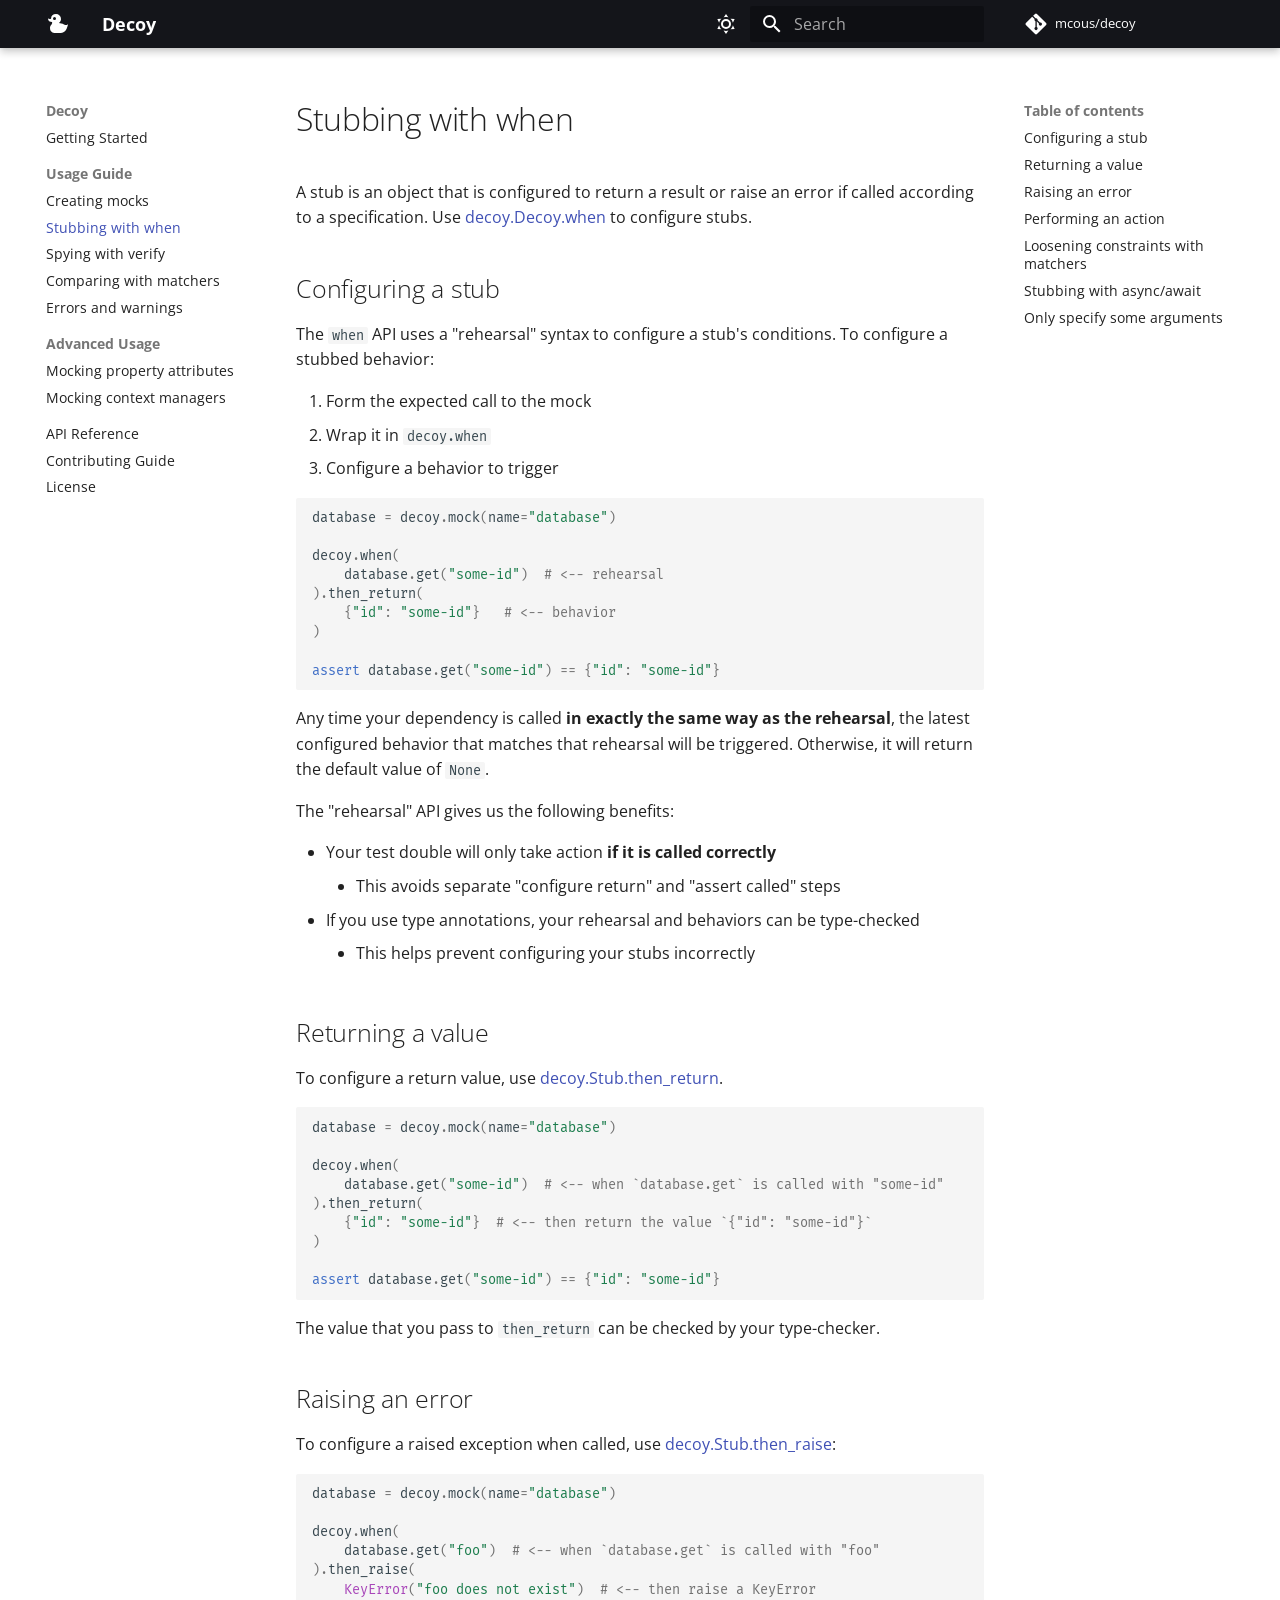
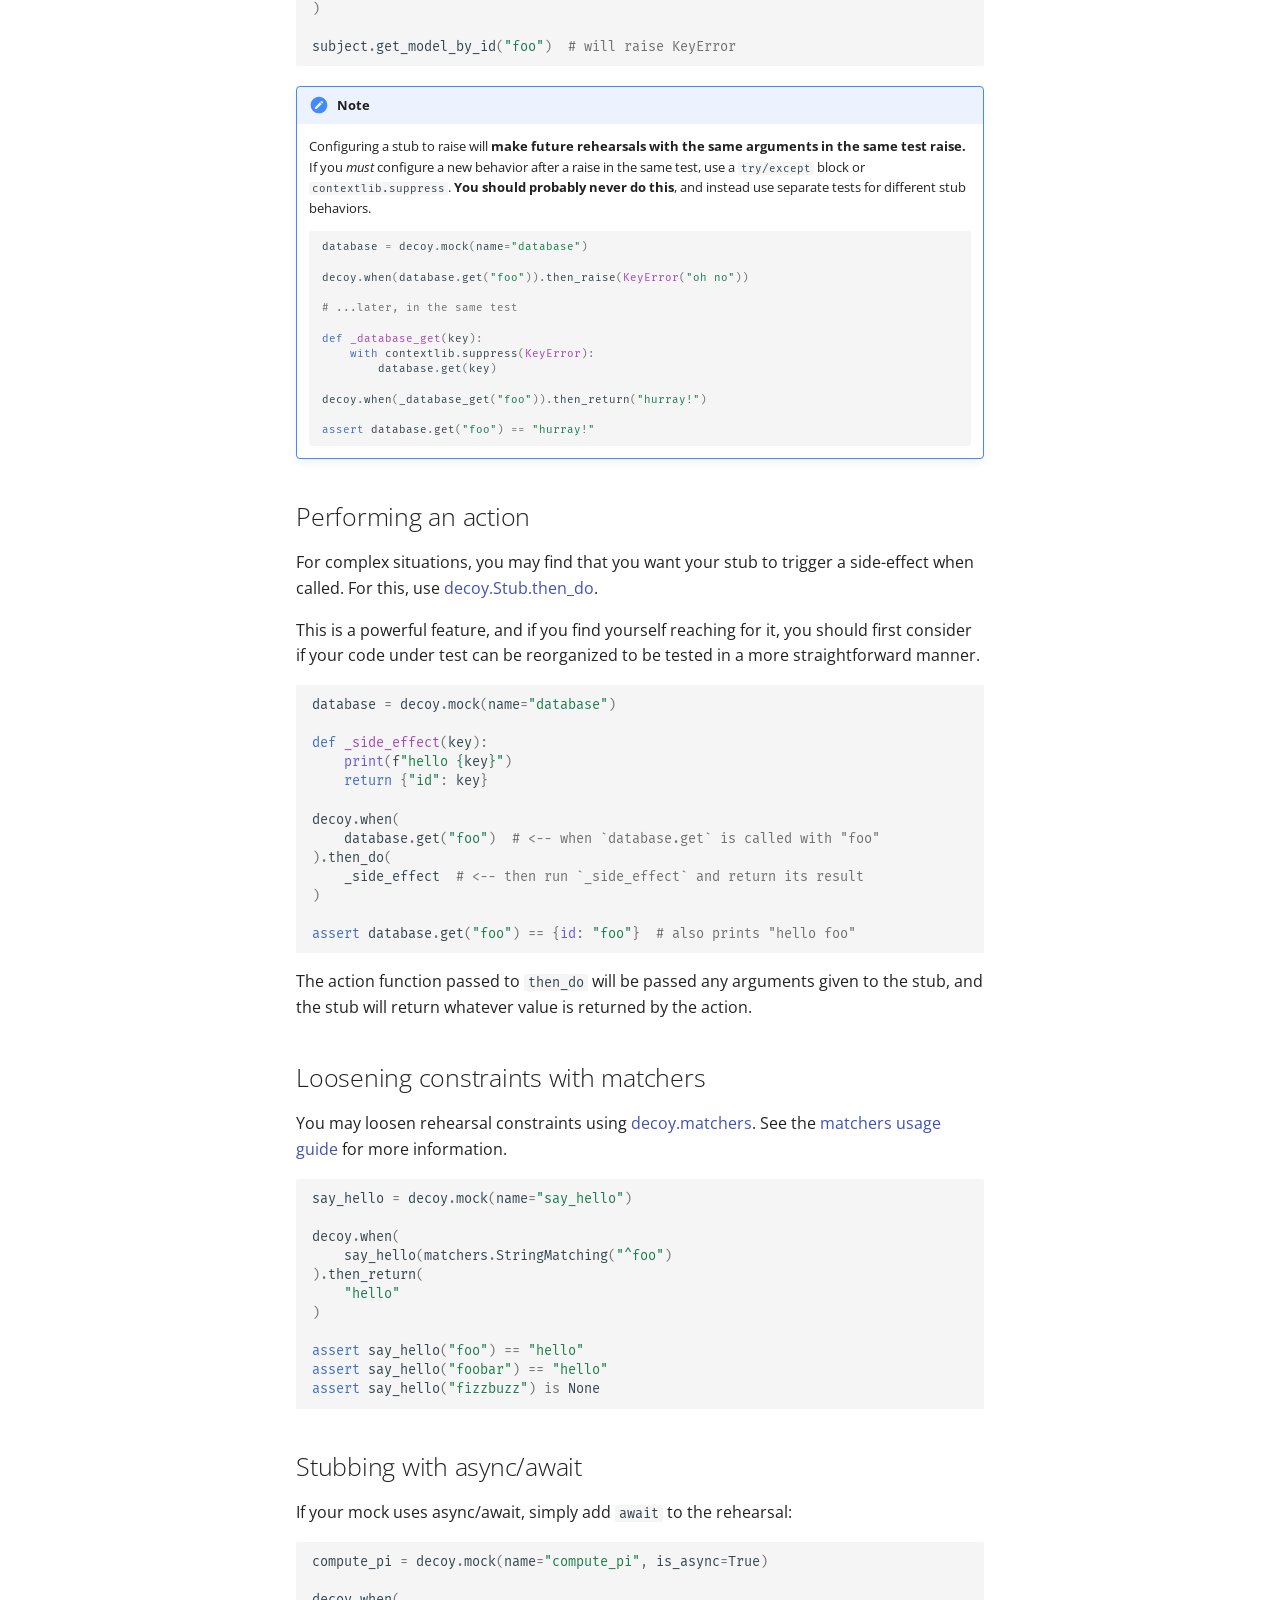
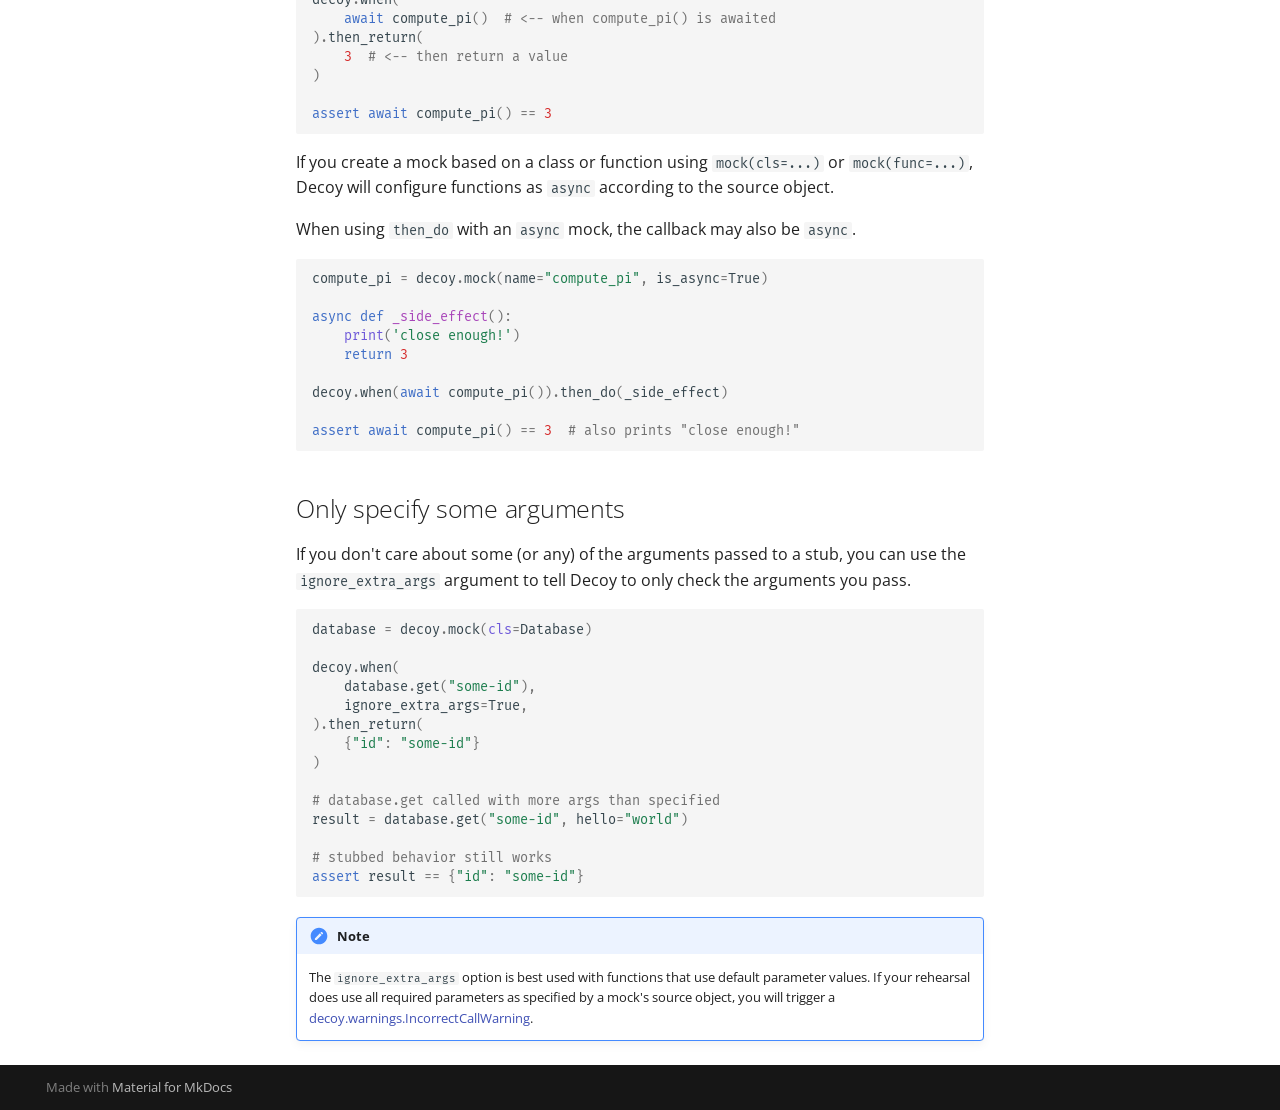
<file: usage/when/index.html>
<!doctype html>
<html lang="en" class="no-js">
  <head>
    
      <meta charset="utf-8">
      <meta name="viewport" content="width=device-width,initial-scale=1">
      
        <meta name="description" content="Opinionated mocking library for Python.">
      
      
        <meta name="author" content="Michael Cousins">
      
      
        <link rel="canonical" href="https://michael.cousins.io/decoy/usage/when/">
      
      
        <link rel="prev" href="../create/">
      
      
        <link rel="next" href="../verify/">
      
      
      <link rel="icon" href="../../img/favicon.ico">
      <meta name="generator" content="mkdocs-1.5.3, mkdocs-material-9.4.8">
    
    
      
        <title>Stubbing with when - Decoy</title>
      
    
    
      <link rel="stylesheet" href="../../assets/stylesheets/main.4b4a2bd9.min.css">
      
        
        <link rel="stylesheet" href="../../assets/stylesheets/palette.356b1318.min.css">
      
      


    
    
      
    
    
      
        
        
        <link rel="preconnect" href="https://fonts.gstatic.com" crossorigin>
        <link rel="stylesheet" href="https://fonts.googleapis.com/css?family=Open+Sans:300,300i,400,400i,700,700i%7CFira+Mono:400,400i,700,700i&display=fallback">
        <style>:root{--md-text-font:"Open Sans";--md-code-font:"Fira Mono"}</style>
      
    
    
      <link rel="stylesheet" href="../../assets/_mkdocstrings.css">
    
      <link rel="stylesheet" href="../../stylesheets/extra.css">
    
    <script>__md_scope=new URL("../..",location),__md_hash=e=>[...e].reduce((e,_)=>(e<<5)-e+_.charCodeAt(0),0),__md_get=(e,_=localStorage,t=__md_scope)=>JSON.parse(_.getItem(t.pathname+"."+e)),__md_set=(e,_,t=localStorage,a=__md_scope)=>{try{t.setItem(a.pathname+"."+e,JSON.stringify(_))}catch(e){}}</script>
    
      

    
    
    
  </head>
  
  
    
    
      
    
    
    
    
    <body dir="ltr" data-md-color-scheme="default" data-md-color-primary="black" data-md-color-accent="indigo">
  
    
    
      <script>var palette=__md_get("__palette");if(palette&&"object"==typeof palette.color)for(var key of Object.keys(palette.color))document.body.setAttribute("data-md-color-"+key,palette.color[key])</script>
    
    <input class="md-toggle" data-md-toggle="drawer" type="checkbox" id="__drawer" autocomplete="off">
    <input class="md-toggle" data-md-toggle="search" type="checkbox" id="__search" autocomplete="off">
    <label class="md-overlay" for="__drawer"></label>
    <div data-md-component="skip">
      
        
        <a href="#stubbing-with-when" class="md-skip">
          Skip to content
        </a>
      
    </div>
    <div data-md-component="announce">
      
    </div>
    
    
      

  

<header class="md-header md-header--shadow" data-md-component="header">
  <nav class="md-header__inner md-grid" aria-label="Header">
    <a href="../.." title="Decoy" class="md-header__button md-logo" aria-label="Decoy" data-md-component="logo">
      
  
  <svg xmlns="http://www.w3.org/2000/svg" viewBox="0 0 24 24"><path d="M8.5 5A1.5 1.5 0 0 0 7 6.5 1.5 1.5 0 0 0 8.5 8 1.5 1.5 0 0 0 10 6.5 1.5 1.5 0 0 0 8.5 5M10 2a5 5 0 0 1 5 5c0 1.7-.85 3.2-2.14 4.1 1.58.15 3.36.51 5.14 1.4 3 1.5 4-.5 4-.5s-1 9-7 9H9s-5 0-5-5c0-3 3-4 2-6-4 0-4-3.5-4-3.5 1 .5 2.24.5 3 .15A5.02 5.02 0 0 1 10 2Z"/></svg>

    </a>
    <label class="md-header__button md-icon" for="__drawer">
      
      <svg xmlns="http://www.w3.org/2000/svg" viewBox="0 0 24 24"><path d="M3 6h18v2H3V6m0 5h18v2H3v-2m0 5h18v2H3v-2Z"/></svg>
    </label>
    <div class="md-header__title" data-md-component="header-title">
      <div class="md-header__ellipsis">
        <div class="md-header__topic">
          <span class="md-ellipsis">
            Decoy
          </span>
        </div>
        <div class="md-header__topic" data-md-component="header-topic">
          <span class="md-ellipsis">
            
              Stubbing with when
            
          </span>
        </div>
      </div>
    </div>
    
      
        <form class="md-header__option" data-md-component="palette">
  
    
    
    
    <input class="md-option" data-md-color-media="(prefers-color-scheme: light)" data-md-color-scheme="default" data-md-color-primary="black" data-md-color-accent="indigo"  aria-label="Switch to dark mode"  type="radio" name="__palette" id="__palette_1">
    
      <label class="md-header__button md-icon" title="Switch to dark mode" for="__palette_2" hidden>
        <svg xmlns="http://www.w3.org/2000/svg" viewBox="0 0 24 24"><path d="M12 7a5 5 0 0 1 5 5 5 5 0 0 1-5 5 5 5 0 0 1-5-5 5 5 0 0 1 5-5m0 2a3 3 0 0 0-3 3 3 3 0 0 0 3 3 3 3 0 0 0 3-3 3 3 0 0 0-3-3m0-7 2.39 3.42C13.65 5.15 12.84 5 12 5c-.84 0-1.65.15-2.39.42L12 2M3.34 7l4.16-.35A7.2 7.2 0 0 0 5.94 8.5c-.44.74-.69 1.5-.83 2.29L3.34 7m.02 10 1.76-3.77a7.131 7.131 0 0 0 2.38 4.14L3.36 17M20.65 7l-1.77 3.79a7.023 7.023 0 0 0-2.38-4.15l4.15.36m-.01 10-4.14.36c.59-.51 1.12-1.14 1.54-1.86.42-.73.69-1.5.83-2.29L20.64 17M12 22l-2.41-3.44c.74.27 1.55.44 2.41.44.82 0 1.63-.17 2.37-.44L12 22Z"/></svg>
      </label>
    
  
    
    
    
    <input class="md-option" data-md-color-media="(prefers-color-scheme: dark)" data-md-color-scheme="slate" data-md-color-primary="amber" data-md-color-accent="yellow"  aria-label="Switch to light mode"  type="radio" name="__palette" id="__palette_2">
    
      <label class="md-header__button md-icon" title="Switch to light mode" for="__palette_1" hidden>
        <svg xmlns="http://www.w3.org/2000/svg" viewBox="0 0 24 24"><path d="m17.75 4.09-2.53 1.94.91 3.06-2.63-1.81-2.63 1.81.91-3.06-2.53-1.94L12.44 4l1.06-3 1.06 3 3.19.09m3.5 6.91-1.64 1.25.59 1.98-1.7-1.17-1.7 1.17.59-1.98L15.75 11l2.06-.05L18.5 9l.69 1.95 2.06.05m-2.28 4.95c.83-.08 1.72 1.1 1.19 1.85-.32.45-.66.87-1.08 1.27C15.17 23 8.84 23 4.94 19.07c-3.91-3.9-3.91-10.24 0-14.14.4-.4.82-.76 1.27-1.08.75-.53 1.93.36 1.85 1.19-.27 2.86.69 5.83 2.89 8.02a9.96 9.96 0 0 0 8.02 2.89m-1.64 2.02a12.08 12.08 0 0 1-7.8-3.47c-2.17-2.19-3.33-5-3.49-7.82-2.81 3.14-2.7 7.96.31 10.98 3.02 3.01 7.84 3.12 10.98.31Z"/></svg>
      </label>
    
  
</form>
      
    
    
    
      <label class="md-header__button md-icon" for="__search">
        
        <svg xmlns="http://www.w3.org/2000/svg" viewBox="0 0 24 24"><path d="M9.5 3A6.5 6.5 0 0 1 16 9.5c0 1.61-.59 3.09-1.56 4.23l.27.27h.79l5 5-1.5 1.5-5-5v-.79l-.27-.27A6.516 6.516 0 0 1 9.5 16 6.5 6.5 0 0 1 3 9.5 6.5 6.5 0 0 1 9.5 3m0 2C7 5 5 7 5 9.5S7 14 9.5 14 14 12 14 9.5 12 5 9.5 5Z"/></svg>
      </label>
      <div class="md-search" data-md-component="search" role="dialog">
  <label class="md-search__overlay" for="__search"></label>
  <div class="md-search__inner" role="search">
    <form class="md-search__form" name="search">
      <input type="text" class="md-search__input" name="query" aria-label="Search" placeholder="Search" autocapitalize="off" autocorrect="off" autocomplete="off" spellcheck="false" data-md-component="search-query" required>
      <label class="md-search__icon md-icon" for="__search">
        
        <svg xmlns="http://www.w3.org/2000/svg" viewBox="0 0 24 24"><path d="M9.5 3A6.5 6.5 0 0 1 16 9.5c0 1.61-.59 3.09-1.56 4.23l.27.27h.79l5 5-1.5 1.5-5-5v-.79l-.27-.27A6.516 6.516 0 0 1 9.5 16 6.5 6.5 0 0 1 3 9.5 6.5 6.5 0 0 1 9.5 3m0 2C7 5 5 7 5 9.5S7 14 9.5 14 14 12 14 9.5 12 5 9.5 5Z"/></svg>
        
        <svg xmlns="http://www.w3.org/2000/svg" viewBox="0 0 24 24"><path d="M20 11v2H8l5.5 5.5-1.42 1.42L4.16 12l7.92-7.92L13.5 5.5 8 11h12Z"/></svg>
      </label>
      <nav class="md-search__options" aria-label="Search">
        
        <button type="reset" class="md-search__icon md-icon" title="Clear" aria-label="Clear" tabindex="-1">
          
          <svg xmlns="http://www.w3.org/2000/svg" viewBox="0 0 24 24"><path d="M19 6.41 17.59 5 12 10.59 6.41 5 5 6.41 10.59 12 5 17.59 6.41 19 12 13.41 17.59 19 19 17.59 13.41 12 19 6.41Z"/></svg>
        </button>
      </nav>
      
    </form>
    <div class="md-search__output">
      <div class="md-search__scrollwrap" data-md-scrollfix>
        <div class="md-search-result" data-md-component="search-result">
          <div class="md-search-result__meta">
            Initializing search
          </div>
          <ol class="md-search-result__list" role="presentation"></ol>
        </div>
      </div>
    </div>
  </div>
</div>
    
    
      <div class="md-header__source">
        <a href="https://github.com/mcous/decoy" title="Go to repository" class="md-source" data-md-component="source">
  <div class="md-source__icon md-icon">
    
    <svg xmlns="http://www.w3.org/2000/svg" viewBox="0 0 448 512"><!--! Font Awesome Free 6.4.2 by @fontawesome - https://fontawesome.com License - https://fontawesome.com/license/free (Icons: CC BY 4.0, Fonts: SIL OFL 1.1, Code: MIT License) Copyright 2023 Fonticons, Inc.--><path d="M439.55 236.05 244 40.45a28.87 28.87 0 0 0-40.81 0l-40.66 40.63 51.52 51.52c27.06-9.14 52.68 16.77 43.39 43.68l49.66 49.66c34.23-11.8 61.18 31 35.47 56.69-26.49 26.49-70.21-2.87-56-37.34L240.22 199v121.85c25.3 12.54 22.26 41.85 9.08 55a34.34 34.34 0 0 1-48.55 0c-17.57-17.6-11.07-46.91 11.25-56v-123c-20.8-8.51-24.6-30.74-18.64-45L142.57 101 8.45 235.14a28.86 28.86 0 0 0 0 40.81l195.61 195.6a28.86 28.86 0 0 0 40.8 0l194.69-194.69a28.86 28.86 0 0 0 0-40.81z"/></svg>
  </div>
  <div class="md-source__repository">
    mcous/decoy
  </div>
</a>
      </div>
    
  </nav>
  
</header>
    
    <div class="md-container" data-md-component="container">
      
      
        
          
        
      
      <main class="md-main" data-md-component="main">
        <div class="md-main__inner md-grid">
          
            
              
              <div class="md-sidebar md-sidebar--primary" data-md-component="sidebar" data-md-type="navigation" >
                <div class="md-sidebar__scrollwrap">
                  <div class="md-sidebar__inner">
                    



<nav class="md-nav md-nav--primary" aria-label="Navigation" data-md-level="0">
  <label class="md-nav__title" for="__drawer">
    <a href="../.." title="Decoy" class="md-nav__button md-logo" aria-label="Decoy" data-md-component="logo">
      
  
  <svg xmlns="http://www.w3.org/2000/svg" viewBox="0 0 24 24"><path d="M8.5 5A1.5 1.5 0 0 0 7 6.5 1.5 1.5 0 0 0 8.5 8 1.5 1.5 0 0 0 10 6.5 1.5 1.5 0 0 0 8.5 5M10 2a5 5 0 0 1 5 5c0 1.7-.85 3.2-2.14 4.1 1.58.15 3.36.51 5.14 1.4 3 1.5 4-.5 4-.5s-1 9-7 9H9s-5 0-5-5c0-3 3-4 2-6-4 0-4-3.5-4-3.5 1 .5 2.24.5 3 .15A5.02 5.02 0 0 1 10 2Z"/></svg>

    </a>
    Decoy
  </label>
  
    <div class="md-nav__source">
      <a href="https://github.com/mcous/decoy" title="Go to repository" class="md-source" data-md-component="source">
  <div class="md-source__icon md-icon">
    
    <svg xmlns="http://www.w3.org/2000/svg" viewBox="0 0 448 512"><!--! Font Awesome Free 6.4.2 by @fontawesome - https://fontawesome.com License - https://fontawesome.com/license/free (Icons: CC BY 4.0, Fonts: SIL OFL 1.1, Code: MIT License) Copyright 2023 Fonticons, Inc.--><path d="M439.55 236.05 244 40.45a28.87 28.87 0 0 0-40.81 0l-40.66 40.63 51.52 51.52c27.06-9.14 52.68 16.77 43.39 43.68l49.66 49.66c34.23-11.8 61.18 31 35.47 56.69-26.49 26.49-70.21-2.87-56-37.34L240.22 199v121.85c25.3 12.54 22.26 41.85 9.08 55a34.34 34.34 0 0 1-48.55 0c-17.57-17.6-11.07-46.91 11.25-56v-123c-20.8-8.51-24.6-30.74-18.64-45L142.57 101 8.45 235.14a28.86 28.86 0 0 0 0 40.81l195.61 195.6a28.86 28.86 0 0 0 40.8 0l194.69-194.69a28.86 28.86 0 0 0 0-40.81z"/></svg>
  </div>
  <div class="md-source__repository">
    mcous/decoy
  </div>
</a>
    </div>
  
  <ul class="md-nav__list" data-md-scrollfix>
    
      
      
  
  
  
    <li class="md-nav__item">
      <a href="../.." class="md-nav__link">
        
  
  <span class="md-ellipsis">
    Getting Started
  </span>
  

      </a>
    </li>
  

    
      
      
  
  
    
  
  
    
    
    
    
    
      
      
    
    <li class="md-nav__item md-nav__item--active md-nav__item--section md-nav__item--nested">
      
        
        
        
        <input class="md-nav__toggle md-toggle " type="checkbox" id="__nav_2" checked>
        
          
          <label class="md-nav__link" for="__nav_2" id="__nav_2_label" tabindex="">
            
  
  <span class="md-ellipsis">
    Usage Guide
  </span>
  

            <span class="md-nav__icon md-icon"></span>
          </label>
        
        <nav class="md-nav" data-md-level="1" aria-labelledby="__nav_2_label" aria-expanded="true">
          <label class="md-nav__title" for="__nav_2">
            <span class="md-nav__icon md-icon"></span>
            Usage Guide
          </label>
          <ul class="md-nav__list" data-md-scrollfix>
            
              
                
  
  
  
    <li class="md-nav__item">
      <a href="../create/" class="md-nav__link">
        
  
  <span class="md-ellipsis">
    Creating mocks
  </span>
  

      </a>
    </li>
  

              
            
              
                
  
  
    
  
  
    <li class="md-nav__item md-nav__item--active">
      
      <input class="md-nav__toggle md-toggle" type="checkbox" id="__toc">
      
      
        
      
      
        <label class="md-nav__link md-nav__link--active" for="__toc">
          
  
  <span class="md-ellipsis">
    Stubbing with when
  </span>
  

          <span class="md-nav__icon md-icon"></span>
        </label>
      
      <a href="./" class="md-nav__link md-nav__link--active">
        
  
  <span class="md-ellipsis">
    Stubbing with when
  </span>
  

      </a>
      
        

<nav class="md-nav md-nav--secondary" aria-label="Table of contents">
  
  
  
    
  
  
    <label class="md-nav__title" for="__toc">
      <span class="md-nav__icon md-icon"></span>
      Table of contents
    </label>
    <ul class="md-nav__list" data-md-component="toc" data-md-scrollfix>
      
        <li class="md-nav__item">
  <a href="#configuring-a-stub" class="md-nav__link">
    Configuring a stub
  </a>
  
</li>
      
        <li class="md-nav__item">
  <a href="#returning-a-value" class="md-nav__link">
    Returning a value
  </a>
  
</li>
      
        <li class="md-nav__item">
  <a href="#raising-an-error" class="md-nav__link">
    Raising an error
  </a>
  
</li>
      
        <li class="md-nav__item">
  <a href="#performing-an-action" class="md-nav__link">
    Performing an action
  </a>
  
</li>
      
        <li class="md-nav__item">
  <a href="#loosening-constraints-with-matchers" class="md-nav__link">
    Loosening constraints with matchers
  </a>
  
</li>
      
        <li class="md-nav__item">
  <a href="#stubbing-with-asyncawait" class="md-nav__link">
    Stubbing with async/await
  </a>
  
</li>
      
        <li class="md-nav__item">
  <a href="#only-specify-some-arguments" class="md-nav__link">
    Only specify some arguments
  </a>
  
</li>
      
    </ul>
  
</nav>
      
    </li>
  

              
            
              
                
  
  
  
    <li class="md-nav__item">
      <a href="../verify/" class="md-nav__link">
        
  
  <span class="md-ellipsis">
    Spying with verify
  </span>
  

      </a>
    </li>
  

              
            
              
                
  
  
  
    <li class="md-nav__item">
      <a href="../matchers/" class="md-nav__link">
        
  
  <span class="md-ellipsis">
    Comparing with matchers
  </span>
  

      </a>
    </li>
  

              
            
              
                
  
  
  
    <li class="md-nav__item">
      <a href="../errors-and-warnings/" class="md-nav__link">
        
  
  <span class="md-ellipsis">
    Errors and warnings
  </span>
  

      </a>
    </li>
  

              
            
          </ul>
        </nav>
      
    </li>
  

    
      
      
  
  
  
    
    
    
    
    
      
      
    
    <li class="md-nav__item md-nav__item--section md-nav__item--nested">
      
        
        
        
        <input class="md-nav__toggle md-toggle " type="checkbox" id="__nav_3" >
        
          
          <label class="md-nav__link" for="__nav_3" id="__nav_3_label" tabindex="">
            
  
  <span class="md-ellipsis">
    Advanced Usage
  </span>
  

            <span class="md-nav__icon md-icon"></span>
          </label>
        
        <nav class="md-nav" data-md-level="1" aria-labelledby="__nav_3_label" aria-expanded="false">
          <label class="md-nav__title" for="__nav_3">
            <span class="md-nav__icon md-icon"></span>
            Advanced Usage
          </label>
          <ul class="md-nav__list" data-md-scrollfix>
            
              
                
  
  
  
    <li class="md-nav__item">
      <a href="../../advanced/properties/" class="md-nav__link">
        
  
  <span class="md-ellipsis">
    Mocking property attributes
  </span>
  

      </a>
    </li>
  

              
            
              
                
  
  
  
    <li class="md-nav__item">
      <a href="../../advanced/context-managers/" class="md-nav__link">
        
  
  <span class="md-ellipsis">
    Mocking context managers
  </span>
  

      </a>
    </li>
  

              
            
          </ul>
        </nav>
      
    </li>
  

    
      
      
  
  
  
    <li class="md-nav__item">
      <a href="../../api/" class="md-nav__link">
        
  
  <span class="md-ellipsis">
    API Reference
  </span>
  

      </a>
    </li>
  

    
      
      
  
  
  
    <li class="md-nav__item">
      <a href="../../contributing/" class="md-nav__link">
        
  
  <span class="md-ellipsis">
    Contributing Guide
  </span>
  

      </a>
    </li>
  

    
      
      
  
  
  
    <li class="md-nav__item">
      <a href="../../license/" class="md-nav__link">
        
  
  <span class="md-ellipsis">
    License
  </span>
  

      </a>
    </li>
  

    
  </ul>
</nav>
                  </div>
                </div>
              </div>
            
            
              
              <div class="md-sidebar md-sidebar--secondary" data-md-component="sidebar" data-md-type="toc" >
                <div class="md-sidebar__scrollwrap">
                  <div class="md-sidebar__inner">
                    

<nav class="md-nav md-nav--secondary" aria-label="Table of contents">
  
  
  
    
  
  
    <label class="md-nav__title" for="__toc">
      <span class="md-nav__icon md-icon"></span>
      Table of contents
    </label>
    <ul class="md-nav__list" data-md-component="toc" data-md-scrollfix>
      
        <li class="md-nav__item">
  <a href="#configuring-a-stub" class="md-nav__link">
    Configuring a stub
  </a>
  
</li>
      
        <li class="md-nav__item">
  <a href="#returning-a-value" class="md-nav__link">
    Returning a value
  </a>
  
</li>
      
        <li class="md-nav__item">
  <a href="#raising-an-error" class="md-nav__link">
    Raising an error
  </a>
  
</li>
      
        <li class="md-nav__item">
  <a href="#performing-an-action" class="md-nav__link">
    Performing an action
  </a>
  
</li>
      
        <li class="md-nav__item">
  <a href="#loosening-constraints-with-matchers" class="md-nav__link">
    Loosening constraints with matchers
  </a>
  
</li>
      
        <li class="md-nav__item">
  <a href="#stubbing-with-asyncawait" class="md-nav__link">
    Stubbing with async/await
  </a>
  
</li>
      
        <li class="md-nav__item">
  <a href="#only-specify-some-arguments" class="md-nav__link">
    Only specify some arguments
  </a>
  
</li>
      
    </ul>
  
</nav>
                  </div>
                </div>
              </div>
            
          
          
            <div class="md-content" data-md-component="content">
              <article class="md-content__inner md-typeset">
                
                  


<h1 id="stubbing-with-when">Stubbing with when<a class="headerlink" href="#stubbing-with-when" title="Permanent link">#</a></h1>
<p>A stub is an object that is configured to return a result or raise an error if called according to a specification. Use <a class="autorefs autorefs-internal" href="../../api/#decoy.Decoy.when">decoy.Decoy.when</a> to configure stubs.</p>
<h2 id="configuring-a-stub">Configuring a stub<a class="headerlink" href="#configuring-a-stub" title="Permanent link">#</a></h2>
<p>The <code>when</code> API uses a "rehearsal" syntax to configure a stub's conditions. To configure a stubbed behavior:</p>
<ol>
<li>Form the expected call to the mock</li>
<li>Wrap it in <code>decoy.when</code></li>
<li>Configure a behavior to trigger</li>
</ol>
<div class="highlight"><pre><span></span><code><span class="n">database</span> <span class="o">=</span> <span class="n">decoy</span><span class="o">.</span><span class="n">mock</span><span class="p">(</span><span class="n">name</span><span class="o">=</span><span class="s2">&quot;database&quot;</span><span class="p">)</span>

<span class="n">decoy</span><span class="o">.</span><span class="n">when</span><span class="p">(</span>
    <span class="n">database</span><span class="o">.</span><span class="n">get</span><span class="p">(</span><span class="s2">&quot;some-id&quot;</span><span class="p">)</span>  <span class="c1"># &lt;-- rehearsal</span>
<span class="p">)</span><span class="o">.</span><span class="n">then_return</span><span class="p">(</span>
    <span class="p">{</span><span class="s2">&quot;id&quot;</span><span class="p">:</span> <span class="s2">&quot;some-id&quot;</span><span class="p">}</span>   <span class="c1"># &lt;-- behavior</span>
<span class="p">)</span>

<span class="k">assert</span> <span class="n">database</span><span class="o">.</span><span class="n">get</span><span class="p">(</span><span class="s2">&quot;some-id&quot;</span><span class="p">)</span> <span class="o">==</span> <span class="p">{</span><span class="s2">&quot;id&quot;</span><span class="p">:</span> <span class="s2">&quot;some-id&quot;</span><span class="p">}</span>
</code></pre></div>
<p>Any time your dependency is called <strong>in exactly the same way as the rehearsal</strong>, the latest configured behavior that matches that rehearsal will be triggered. Otherwise, it will return the default value of <code>None</code>.</p>
<p>The "rehearsal" API gives us the following benefits:</p>
<ul>
<li>Your test double will only take action <strong>if it is called correctly</strong><ul>
<li>This avoids separate "configure return" and "assert called" steps</li>
</ul>
</li>
<li>If you use type annotations, your rehearsal and behaviors can be type-checked<ul>
<li>This helps prevent configuring your stubs incorrectly</li>
</ul>
</li>
</ul>
<h2 id="returning-a-value">Returning a value<a class="headerlink" href="#returning-a-value" title="Permanent link">#</a></h2>
<p>To configure a return value, use <a class="autorefs autorefs-internal" href="../../api/#decoy.Stub.then_return">decoy.Stub.then_return</a>.</p>
<div class="highlight"><pre><span></span><code><span class="n">database</span> <span class="o">=</span> <span class="n">decoy</span><span class="o">.</span><span class="n">mock</span><span class="p">(</span><span class="n">name</span><span class="o">=</span><span class="s2">&quot;database&quot;</span><span class="p">)</span>

<span class="n">decoy</span><span class="o">.</span><span class="n">when</span><span class="p">(</span>
    <span class="n">database</span><span class="o">.</span><span class="n">get</span><span class="p">(</span><span class="s2">&quot;some-id&quot;</span><span class="p">)</span>  <span class="c1"># &lt;-- when `database.get` is called with &quot;some-id&quot;</span>
<span class="p">)</span><span class="o">.</span><span class="n">then_return</span><span class="p">(</span>
    <span class="p">{</span><span class="s2">&quot;id&quot;</span><span class="p">:</span> <span class="s2">&quot;some-id&quot;</span><span class="p">}</span>  <span class="c1"># &lt;-- then return the value `{&quot;id&quot;: &quot;some-id&quot;}`</span>
<span class="p">)</span>

<span class="k">assert</span> <span class="n">database</span><span class="o">.</span><span class="n">get</span><span class="p">(</span><span class="s2">&quot;some-id&quot;</span><span class="p">)</span> <span class="o">==</span> <span class="p">{</span><span class="s2">&quot;id&quot;</span><span class="p">:</span> <span class="s2">&quot;some-id&quot;</span><span class="p">}</span>
</code></pre></div>
<p>The value that you pass to <code>then_return</code> can be checked by your type-checker.</p>
<h2 id="raising-an-error">Raising an error<a class="headerlink" href="#raising-an-error" title="Permanent link">#</a></h2>
<p>To configure a raised exception when called, use <a class="autorefs autorefs-internal" href="../../api/#decoy.Stub.then_raise">decoy.Stub.then_raise</a>:</p>
<div class="highlight"><pre><span></span><code><span class="n">database</span> <span class="o">=</span> <span class="n">decoy</span><span class="o">.</span><span class="n">mock</span><span class="p">(</span><span class="n">name</span><span class="o">=</span><span class="s2">&quot;database&quot;</span><span class="p">)</span>

<span class="n">decoy</span><span class="o">.</span><span class="n">when</span><span class="p">(</span>
    <span class="n">database</span><span class="o">.</span><span class="n">get</span><span class="p">(</span><span class="s2">&quot;foo&quot;</span><span class="p">)</span>  <span class="c1"># &lt;-- when `database.get` is called with &quot;foo&quot;</span>
<span class="p">)</span><span class="o">.</span><span class="n">then_raise</span><span class="p">(</span>
    <span class="ne">KeyError</span><span class="p">(</span><span class="s2">&quot;foo does not exist&quot;</span><span class="p">)</span>  <span class="c1"># &lt;-- then raise a KeyError</span>
<span class="p">)</span>

<span class="n">subject</span><span class="o">.</span><span class="n">get_model_by_id</span><span class="p">(</span><span class="s2">&quot;foo&quot;</span><span class="p">)</span>  <span class="c1"># will raise KeyError</span>
</code></pre></div>
<div class="admonition note">
<p class="admonition-title">Note</p>
<p>Configuring a stub to raise will <strong>make future rehearsals with the same arguments in the same test raise.</strong> If you <em>must</em> configure a new behavior after a raise in the same test, use a <code>try/except</code> block or <code>contextlib.suppress</code>. <strong>You should probably never do this</strong>, and instead use separate tests for different stub behaviors.</p>
<div class="highlight"><pre><span></span><code><span class="n">database</span> <span class="o">=</span> <span class="n">decoy</span><span class="o">.</span><span class="n">mock</span><span class="p">(</span><span class="n">name</span><span class="o">=</span><span class="s2">&quot;database&quot;</span><span class="p">)</span>

<span class="n">decoy</span><span class="o">.</span><span class="n">when</span><span class="p">(</span><span class="n">database</span><span class="o">.</span><span class="n">get</span><span class="p">(</span><span class="s2">&quot;foo&quot;</span><span class="p">))</span><span class="o">.</span><span class="n">then_raise</span><span class="p">(</span><span class="ne">KeyError</span><span class="p">(</span><span class="s2">&quot;oh no&quot;</span><span class="p">))</span>

<span class="c1"># ...later, in the same test</span>

<span class="k">def</span> <span class="nf">_database_get</span><span class="p">(</span><span class="n">key</span><span class="p">):</span>
    <span class="k">with</span> <span class="n">contextlib</span><span class="o">.</span><span class="n">suppress</span><span class="p">(</span><span class="ne">KeyError</span><span class="p">):</span>
        <span class="n">database</span><span class="o">.</span><span class="n">get</span><span class="p">(</span><span class="n">key</span><span class="p">)</span>

<span class="n">decoy</span><span class="o">.</span><span class="n">when</span><span class="p">(</span><span class="n">_database_get</span><span class="p">(</span><span class="s2">&quot;foo&quot;</span><span class="p">))</span><span class="o">.</span><span class="n">then_return</span><span class="p">(</span><span class="s2">&quot;hurray!&quot;</span><span class="p">)</span>

<span class="k">assert</span> <span class="n">database</span><span class="o">.</span><span class="n">get</span><span class="p">(</span><span class="s2">&quot;foo&quot;</span><span class="p">)</span> <span class="o">==</span> <span class="s2">&quot;hurray!&quot;</span>
</code></pre></div>
</div>
<h2 id="performing-an-action">Performing an action<a class="headerlink" href="#performing-an-action" title="Permanent link">#</a></h2>
<p>For complex situations, you may find that you want your stub to trigger a side-effect when called. For this, use <a class="autorefs autorefs-internal" href="../../api/#decoy.Stub.then_do">decoy.Stub.then_do</a>.</p>
<p>This is a powerful feature, and if you find yourself reaching for it, you should first consider if your code under test can be reorganized to be tested in a more straightforward manner.</p>
<div class="highlight"><pre><span></span><code><span class="n">database</span> <span class="o">=</span> <span class="n">decoy</span><span class="o">.</span><span class="n">mock</span><span class="p">(</span><span class="n">name</span><span class="o">=</span><span class="s2">&quot;database&quot;</span><span class="p">)</span>

<span class="k">def</span> <span class="nf">_side_effect</span><span class="p">(</span><span class="n">key</span><span class="p">):</span>
    <span class="nb">print</span><span class="p">(</span><span class="sa">f</span><span class="s2">&quot;hello </span><span class="si">{</span><span class="n">key</span><span class="si">}</span><span class="s2">&quot;</span><span class="p">)</span>
    <span class="k">return</span> <span class="p">{</span><span class="s2">&quot;id&quot;</span><span class="p">:</span> <span class="n">key</span><span class="p">}</span>

<span class="n">decoy</span><span class="o">.</span><span class="n">when</span><span class="p">(</span>
    <span class="n">database</span><span class="o">.</span><span class="n">get</span><span class="p">(</span><span class="s2">&quot;foo&quot;</span><span class="p">)</span>  <span class="c1"># &lt;-- when `database.get` is called with &quot;foo&quot;</span>
<span class="p">)</span><span class="o">.</span><span class="n">then_do</span><span class="p">(</span>
    <span class="n">_side_effect</span>  <span class="c1"># &lt;-- then run `_side_effect` and return its result</span>
<span class="p">)</span>

<span class="k">assert</span> <span class="n">database</span><span class="o">.</span><span class="n">get</span><span class="p">(</span><span class="s2">&quot;foo&quot;</span><span class="p">)</span> <span class="o">==</span> <span class="p">{</span><span class="nb">id</span><span class="p">:</span> <span class="s2">&quot;foo&quot;</span><span class="p">}</span>  <span class="c1"># also prints &quot;hello foo&quot;</span>
</code></pre></div>
<p>The action function passed to <code>then_do</code> will be passed any arguments given to the stub, and the stub will return whatever value is returned by the action.</p>
<h2 id="loosening-constraints-with-matchers">Loosening constraints with matchers<a class="headerlink" href="#loosening-constraints-with-matchers" title="Permanent link">#</a></h2>
<p>You may loosen rehearsal constraints using <a class="autorefs autorefs-internal" href="../../api/#decoy.matchers">decoy.matchers</a>. See the <a href="../matchers/">matchers usage guide</a> for more information.</p>
<div class="highlight"><pre><span></span><code><span class="n">say_hello</span> <span class="o">=</span> <span class="n">decoy</span><span class="o">.</span><span class="n">mock</span><span class="p">(</span><span class="n">name</span><span class="o">=</span><span class="s2">&quot;say_hello&quot;</span><span class="p">)</span>

<span class="n">decoy</span><span class="o">.</span><span class="n">when</span><span class="p">(</span>
    <span class="n">say_hello</span><span class="p">(</span><span class="n">matchers</span><span class="o">.</span><span class="n">StringMatching</span><span class="p">(</span><span class="s2">&quot;^foo&quot;</span><span class="p">)</span>
<span class="p">)</span><span class="o">.</span><span class="n">then_return</span><span class="p">(</span>
    <span class="s2">&quot;hello&quot;</span>
<span class="p">)</span>

<span class="k">assert</span> <span class="n">say_hello</span><span class="p">(</span><span class="s2">&quot;foo&quot;</span><span class="p">)</span> <span class="o">==</span> <span class="s2">&quot;hello&quot;</span>
<span class="k">assert</span> <span class="n">say_hello</span><span class="p">(</span><span class="s2">&quot;foobar&quot;</span><span class="p">)</span> <span class="o">==</span> <span class="s2">&quot;hello&quot;</span>
<span class="k">assert</span> <span class="n">say_hello</span><span class="p">(</span><span class="s2">&quot;fizzbuzz&quot;</span><span class="p">)</span> <span class="ow">is</span> <span class="kc">None</span>
</code></pre></div>
<h2 id="stubbing-with-asyncawait">Stubbing with async/await<a class="headerlink" href="#stubbing-with-asyncawait" title="Permanent link">#</a></h2>
<p>If your mock uses async/await, simply add <code>await</code> to the rehearsal:</p>
<div class="highlight"><pre><span></span><code><span class="n">compute_pi</span> <span class="o">=</span> <span class="n">decoy</span><span class="o">.</span><span class="n">mock</span><span class="p">(</span><span class="n">name</span><span class="o">=</span><span class="s2">&quot;compute_pi&quot;</span><span class="p">,</span> <span class="n">is_async</span><span class="o">=</span><span class="kc">True</span><span class="p">)</span>

<span class="n">decoy</span><span class="o">.</span><span class="n">when</span><span class="p">(</span>
    <span class="k">await</span> <span class="n">compute_pi</span><span class="p">()</span>  <span class="c1"># &lt;-- when compute_pi() is awaited</span>
<span class="p">)</span><span class="o">.</span><span class="n">then_return</span><span class="p">(</span>
    <span class="mi">3</span>  <span class="c1"># &lt;-- then return a value</span>
<span class="p">)</span>

<span class="k">assert</span> <span class="k">await</span> <span class="n">compute_pi</span><span class="p">()</span> <span class="o">==</span> <span class="mi">3</span>
</code></pre></div>
<p>If you create a mock based on a class or function using <code>mock(cls=...)</code> or <code>mock(func=...)</code>, Decoy will configure functions as <code>async</code> according to the source object.</p>
<p>When using <code>then_do</code> with an <code>async</code> mock, the callback may also be <code>async</code>.</p>
<div class="highlight"><pre><span></span><code><span class="n">compute_pi</span> <span class="o">=</span> <span class="n">decoy</span><span class="o">.</span><span class="n">mock</span><span class="p">(</span><span class="n">name</span><span class="o">=</span><span class="s2">&quot;compute_pi&quot;</span><span class="p">,</span> <span class="n">is_async</span><span class="o">=</span><span class="kc">True</span><span class="p">)</span>

<span class="k">async</span> <span class="k">def</span> <span class="nf">_side_effect</span><span class="p">():</span>
    <span class="nb">print</span><span class="p">(</span><span class="s1">&#39;close enough!&#39;</span><span class="p">)</span>
    <span class="k">return</span> <span class="mi">3</span>

<span class="n">decoy</span><span class="o">.</span><span class="n">when</span><span class="p">(</span><span class="k">await</span> <span class="n">compute_pi</span><span class="p">())</span><span class="o">.</span><span class="n">then_do</span><span class="p">(</span><span class="n">_side_effect</span><span class="p">)</span>

<span class="k">assert</span> <span class="k">await</span> <span class="n">compute_pi</span><span class="p">()</span> <span class="o">==</span> <span class="mi">3</span>  <span class="c1"># also prints &quot;close enough!&quot;</span>
</code></pre></div>
<h2 id="only-specify-some-arguments">Only specify some arguments<a class="headerlink" href="#only-specify-some-arguments" title="Permanent link">#</a></h2>
<p>If you don't care about some (or any) of the arguments passed to a stub, you can use the <code>ignore_extra_args</code> argument to tell Decoy to only check the arguments you pass.</p>
<div class="highlight"><pre><span></span><code><span class="n">database</span> <span class="o">=</span> <span class="n">decoy</span><span class="o">.</span><span class="n">mock</span><span class="p">(</span><span class="bp">cls</span><span class="o">=</span><span class="n">Database</span><span class="p">)</span>

<span class="n">decoy</span><span class="o">.</span><span class="n">when</span><span class="p">(</span>
    <span class="n">database</span><span class="o">.</span><span class="n">get</span><span class="p">(</span><span class="s2">&quot;some-id&quot;</span><span class="p">),</span>
    <span class="n">ignore_extra_args</span><span class="o">=</span><span class="kc">True</span><span class="p">,</span>
<span class="p">)</span><span class="o">.</span><span class="n">then_return</span><span class="p">(</span>
    <span class="p">{</span><span class="s2">&quot;id&quot;</span><span class="p">:</span> <span class="s2">&quot;some-id&quot;</span><span class="p">}</span>
<span class="p">)</span>

<span class="c1"># database.get called with more args than specified</span>
<span class="n">result</span> <span class="o">=</span> <span class="n">database</span><span class="o">.</span><span class="n">get</span><span class="p">(</span><span class="s2">&quot;some-id&quot;</span><span class="p">,</span> <span class="n">hello</span><span class="o">=</span><span class="s2">&quot;world&quot;</span><span class="p">)</span>

<span class="c1"># stubbed behavior still works</span>
<span class="k">assert</span> <span class="n">result</span> <span class="o">==</span> <span class="p">{</span><span class="s2">&quot;id&quot;</span><span class="p">:</span> <span class="s2">&quot;some-id&quot;</span><span class="p">}</span>
</code></pre></div>
<div class="admonition note">
<p class="admonition-title">Note</p>
<p>The <code>ignore_extra_args</code> option is best used with functions that use default parameter values. If your rehearsal does use all required parameters as specified by a mock's source object, you will trigger a <a class="autorefs autorefs-internal" href="../../api/#decoy.warnings.IncorrectCallWarning">decoy.warnings.IncorrectCallWarning</a>.</p>
</div>





                
              </article>
            </div>
          
          
        </div>
        
      </main>
      
        <footer class="md-footer">
  
  <div class="md-footer-meta md-typeset">
    <div class="md-footer-meta__inner md-grid">
      <div class="md-copyright">
  
  
    Made with
    <a href="https://squidfunk.github.io/mkdocs-material/" target="_blank" rel="noopener">
      Material for MkDocs
    </a>
  
</div>
      
    </div>
  </div>
</footer>
      
    </div>
    <div class="md-dialog" data-md-component="dialog">
      <div class="md-dialog__inner md-typeset"></div>
    </div>
    
    
    <script id="__config" type="application/json">{"base": "../..", "features": ["navigation.instant", "navigation.sections"], "search": "../../assets/javascripts/workers/search.f886a092.min.js", "translations": {"clipboard.copied": "Copied to clipboard", "clipboard.copy": "Copy to clipboard", "search.result.more.one": "1 more on this page", "search.result.more.other": "# more on this page", "search.result.none": "No matching documents", "search.result.one": "1 matching document", "search.result.other": "# matching documents", "search.result.placeholder": "Type to start searching", "search.result.term.missing": "Missing", "select.version": "Select version"}}</script>
    
    
      <script src="../../assets/javascripts/bundle.81fa17fe.min.js"></script>
      
    
  </body>
</html>
</file>
<file: assets/_mkdocstrings.css>
/* Avoid breaking parameter names, etc. in table cells. */
.doc-contents td code {
  word-break: normal !important;
}

/* No line break before first paragraph of descriptions. */
.doc-md-description,
.doc-md-description>p:first-child {
  display: inline;
}

/* Max width for docstring sections tables. */
.doc .md-typeset__table,
.doc .md-typeset__table table {
  display: table !important;
  width: 100%;
}

.doc .md-typeset__table tr {
  display: table-row;
}

/* Defaults in Spacy table style. */
.doc-param-default {
  float: right;
}

/* Keep headings consistent. */
h1.doc-heading,
h2.doc-heading,
h3.doc-heading,
h4.doc-heading,
h5.doc-heading,
h6.doc-heading {
  font-weight: 400;
  line-height: 1.5;
  color: inherit;
  text-transform: none;
}

h1.doc-heading {
  font-size: 1.6rem;
}

h2.doc-heading {
  font-size: 1.2rem;
}

h3.doc-heading {
  font-size: 1.15rem;
}

h4.doc-heading {
  font-size: 1.10rem;
}

h5.doc-heading {
  font-size: 1.05rem;
}

h6.doc-heading {
  font-size: 1rem;
}
</file>
<file: stylesheets/extra.css>
.decoy-hidden {
  display: none;
}

h1.decoy-title {
  margin-bottom: 1rem;
}

.md-typeset h1 {
  color: var(--md-default-fg-color);
}
</file>
<file: assets/stylesheets/main.4b4a2bd9.min.css>
@charset "UTF-8";html{-webkit-text-size-adjust:none;-moz-text-size-adjust:none;text-size-adjust:none;box-sizing:border-box}*,:after,:before{box-sizing:inherit}@media (prefers-reduced-motion){*,:after,:before{transition:none!important}}body{margin:0}a,button,input,label{-webkit-tap-highlight-color:transparent}a{color:inherit;text-decoration:none}hr{border:0;box-sizing:initial;display:block;height:.05rem;overflow:visible;padding:0}small{font-size:80%}sub,sup{line-height:1em}img{border-style:none}table{border-collapse:initial;border-spacing:0}td,th{font-weight:400;vertical-align:top}button{background:#0000;border:0;font-family:inherit;font-size:inherit;margin:0;padding:0}input{border:0;outline:none}:root{--md-primary-fg-color:#4051b5;--md-primary-fg-color--light:#5d6cc0;--md-primary-fg-color--dark:#303fa1;--md-primary-bg-color:#fff;--md-primary-bg-color--light:#ffffffb3;--md-accent-fg-color:#526cfe;--md-accent-fg-color--transparent:#526cfe1a;--md-accent-bg-color:#fff;--md-accent-bg-color--light:#ffffffb3}[data-md-color-scheme=default]{color-scheme:light}[data-md-color-scheme=default] img[src$="#gh-dark-mode-only"],[data-md-color-scheme=default] img[src$="#only-dark"]{display:none}:root,[data-md-color-scheme=default]{--md-hue:225deg;--md-default-fg-color:#000000de;--md-default-fg-color--light:#0000008a;--md-default-fg-color--lighter:#00000052;--md-default-fg-color--lightest:#00000012;--md-default-bg-color:#fff;--md-default-bg-color--light:#ffffffb3;--md-default-bg-color--lighter:#ffffff4d;--md-default-bg-color--lightest:#ffffff1f;--md-code-fg-color:#36464e;--md-code-bg-color:#f5f5f5;--md-code-hl-color:#4287ff;--md-code-hl-color--light:#4287ff1a;--md-code-hl-number-color:#d52a2a;--md-code-hl-special-color:#db1457;--md-code-hl-function-color:#a846b9;--md-code-hl-constant-color:#6e59d9;--md-code-hl-keyword-color:#3f6ec6;--md-code-hl-string-color:#1c7d4d;--md-code-hl-name-color:var(--md-code-fg-color);--md-code-hl-operator-color:var(--md-default-fg-color--light);--md-code-hl-punctuation-color:var(--md-default-fg-color--light);--md-code-hl-comment-color:var(--md-default-fg-color--light);--md-code-hl-generic-color:var(--md-default-fg-color--light);--md-code-hl-variable-color:var(--md-default-fg-color--light);--md-typeset-color:var(--md-default-fg-color);--md-typeset-a-color:var(--md-primary-fg-color);--md-typeset-del-color:#f5503d26;--md-typeset-ins-color:#0bd57026;--md-typeset-kbd-color:#fafafa;--md-typeset-kbd-accent-color:#fff;--md-typeset-kbd-border-color:#b8b8b8;--md-typeset-mark-color:#ffff0080;--md-typeset-table-color:#0000001f;--md-typeset-table-color--light:rgba(0,0,0,.035);--md-admonition-fg-color:var(--md-default-fg-color);--md-admonition-bg-color:var(--md-default-bg-color);--md-warning-fg-color:#000000de;--md-warning-bg-color:#ff9;--md-footer-fg-color:#fff;--md-footer-fg-color--light:#ffffffb3;--md-footer-fg-color--lighter:#ffffff73;--md-footer-bg-color:#000000de;--md-footer-bg-color--dark:#00000052;--md-shadow-z1:0 0.2rem 0.5rem #0000000d,0 0 0.05rem #0000001a;--md-shadow-z2:0 0.2rem 0.5rem #0000001a,0 0 0.05rem #00000040;--md-shadow-z3:0 0.2rem 0.5rem #0003,0 0 0.05rem #00000059}.md-icon svg{fill:currentcolor;display:block;height:1.2rem;width:1.2rem}body{-webkit-font-smoothing:antialiased;-moz-osx-font-smoothing:grayscale;--md-text-font-family:var(--md-text-font,_),-apple-system,BlinkMacSystemFont,Helvetica,Arial,sans-serif;--md-code-font-family:var(--md-code-font,_),SFMono-Regular,Consolas,Menlo,monospace}aside,body,input{font-feature-settings:"kern","liga";color:var(--md-typeset-color);font-family:var(--md-text-font-family)}code,kbd,pre{font-feature-settings:"kern";font-family:var(--md-code-font-family)}:root{--md-typeset-table-sort-icon:url('data:image/svg+xml;charset=utf-8,<svg xmlns="http://www.w3.org/2000/svg" viewBox="0 0 24 24"><path d="m18 21-4-4h3V7h-3l4-4 4 4h-3v10h3M2 19v-2h10v2M2 13v-2h7v2M2 7V5h4v2H2Z"/></svg>');--md-typeset-table-sort-icon--asc:url('data:image/svg+xml;charset=utf-8,<svg xmlns="http://www.w3.org/2000/svg" viewBox="0 0 24 24"><path d="M19 17h3l-4 4-4-4h3V3h2M2 17h10v2H2M6 5v2H2V5m0 6h7v2H2v-2Z"/></svg>');--md-typeset-table-sort-icon--desc:url('data:image/svg+xml;charset=utf-8,<svg xmlns="http://www.w3.org/2000/svg" viewBox="0 0 24 24"><path d="M19 7h3l-4-4-4 4h3v14h2M2 17h10v2H2M6 5v2H2V5m0 6h7v2H2v-2Z"/></svg>')}.md-typeset{-webkit-print-color-adjust:exact;color-adjust:exact;font-size:.8rem;line-height:1.6}@media print{.md-typeset{font-size:.68rem}}.md-typeset blockquote,.md-typeset dl,.md-typeset figure,.md-typeset ol,.md-typeset pre,.md-typeset ul{margin-bottom:1em;margin-top:1em}.md-typeset h1{color:var(--md-default-fg-color--light);font-size:2em;line-height:1.3;margin:0 0 1.25em}.md-typeset h1,.md-typeset h2{font-weight:300;letter-spacing:-.01em}.md-typeset h2{font-size:1.5625em;line-height:1.4;margin:1.6em 0 .64em}.md-typeset h3{font-size:1.25em;font-weight:400;letter-spacing:-.01em;line-height:1.5;margin:1.6em 0 .8em}.md-typeset h2+h3{margin-top:.8em}.md-typeset h4{font-weight:700;letter-spacing:-.01em;margin:1em 0}.md-typeset h5,.md-typeset h6{color:var(--md-default-fg-color--light);font-size:.8em;font-weight:700;letter-spacing:-.01em;margin:1.25em 0}.md-typeset h5{text-transform:uppercase}.md-typeset hr{border-bottom:.05rem solid var(--md-default-fg-color--lightest);display:flow-root;margin:1.5em 0}.md-typeset a{color:var(--md-typeset-a-color);word-break:break-word}.md-typeset a,.md-typeset a:before{transition:color 125ms}.md-typeset a:focus,.md-typeset a:hover{color:var(--md-accent-fg-color)}.md-typeset a:focus code,.md-typeset a:hover code{background-color:var(--md-accent-fg-color--transparent)}.md-typeset a code{color:currentcolor;transition:background-color 125ms}.md-typeset a.focus-visible{outline-color:var(--md-accent-fg-color);outline-offset:.2rem}.md-typeset code,.md-typeset kbd,.md-typeset pre{color:var(--md-code-fg-color);direction:ltr;font-variant-ligatures:none}@media print{.md-typeset code,.md-typeset kbd,.md-typeset pre{white-space:pre-wrap}}.md-typeset code{background-color:var(--md-code-bg-color);border-radius:.1rem;-webkit-box-decoration-break:clone;box-decoration-break:clone;font-size:.85em;padding:0 .2941176471em;word-break:break-word}.md-typeset code:not(.focus-visible){-webkit-tap-highlight-color:transparent;outline:none}.md-typeset pre{display:flow-root;line-height:1.4;position:relative}.md-typeset pre>code{-webkit-box-decoration-break:slice;box-decoration-break:slice;box-shadow:none;display:block;margin:0;outline-color:var(--md-accent-fg-color);overflow:auto;padding:.7720588235em 1.1764705882em;scrollbar-color:var(--md-default-fg-color--lighter) #0000;scrollbar-width:thin;touch-action:auto;word-break:normal}.md-typeset pre>code:hover{scrollbar-color:var(--md-accent-fg-color) #0000}.md-typeset pre>code::-webkit-scrollbar{height:.2rem;width:.2rem}.md-typeset pre>code::-webkit-scrollbar-thumb{background-color:var(--md-default-fg-color--lighter)}.md-typeset pre>code::-webkit-scrollbar-thumb:hover{background-color:var(--md-accent-fg-color)}.md-typeset kbd{background-color:var(--md-typeset-kbd-color);border-radius:.1rem;box-shadow:0 .1rem 0 .05rem var(--md-typeset-kbd-border-color),0 .1rem 0 var(--md-typeset-kbd-border-color),0 -.1rem .2rem var(--md-typeset-kbd-accent-color) inset;color:var(--md-default-fg-color);display:inline-block;font-size:.75em;padding:0 .6666666667em;vertical-align:text-top;word-break:break-word}.md-typeset mark{background-color:var(--md-typeset-mark-color);-webkit-box-decoration-break:clone;box-decoration-break:clone;color:inherit;word-break:break-word}.md-typeset abbr{border-bottom:.05rem dotted var(--md-default-fg-color--light);cursor:help;text-decoration:none}@media (hover:none){.md-typeset abbr[title]:focus:after,.md-typeset abbr[title]:hover:after{background-color:var(--md-default-fg-color);border-radius:.1rem;box-shadow:var(--md-shadow-z3);color:var(--md-default-bg-color);content:attr(title);font-size:.7rem;left:.8rem;margin-top:2em;padding:.2rem .3rem;position:absolute;right:.8rem}}.md-typeset small{opacity:.75}[dir=ltr] .md-typeset sub,[dir=ltr] .md-typeset sup{margin-left:.078125em}[dir=rtl] .md-typeset sub,[dir=rtl] .md-typeset sup{margin-right:.078125em}[dir=ltr] .md-typeset blockquote{padding-left:.6rem}[dir=rtl] .md-typeset blockquote{padding-right:.6rem}[dir=ltr] .md-typeset blockquote{border-left:.2rem solid var(--md-default-fg-color--lighter)}[dir=rtl] .md-typeset blockquote{border-right:.2rem solid var(--md-default-fg-color--lighter)}.md-typeset blockquote{color:var(--md-default-fg-color--light);margin-left:0;margin-right:0}.md-typeset ul{list-style-type:disc}[dir=ltr] .md-typeset ol,[dir=ltr] .md-typeset ul{margin-left:.625em}[dir=rtl] .md-typeset ol,[dir=rtl] .md-typeset ul{margin-right:.625em}.md-typeset ol,.md-typeset ul{padding:0}.md-typeset ol:not([hidden]),.md-typeset ul:not([hidden]){display:flow-root}.md-typeset ol ol,.md-typeset ul ol{list-style-type:lower-alpha}.md-typeset ol ol ol,.md-typeset ul ol ol{list-style-type:lower-roman}[dir=ltr] .md-typeset ol li,[dir=ltr] .md-typeset ul li{margin-left:1.25em}[dir=rtl] .md-typeset ol li,[dir=rtl] .md-typeset ul li{margin-right:1.25em}.md-typeset ol li,.md-typeset ul li{margin-bottom:.5em}.md-typeset ol li blockquote,.md-typeset ol li p,.md-typeset ul li blockquote,.md-typeset ul li p{margin:.5em 0}.md-typeset ol li:last-child,.md-typeset ul li:last-child{margin-bottom:0}[dir=ltr] .md-typeset ol li ol,[dir=ltr] .md-typeset ol li ul,[dir=ltr] .md-typeset ul li ol,[dir=ltr] .md-typeset ul li ul{margin-left:.625em}[dir=rtl] .md-typeset ol li ol,[dir=rtl] .md-typeset ol li ul,[dir=rtl] .md-typeset ul li ol,[dir=rtl] .md-typeset ul li ul{margin-right:.625em}.md-typeset ol li ol,.md-typeset ol li ul,.md-typeset ul li ol,.md-typeset ul li ul{margin-bottom:.5em;margin-top:.5em}[dir=ltr] .md-typeset dd{margin-left:1.875em}[dir=rtl] .md-typeset dd{margin-right:1.875em}.md-typeset dd{margin-bottom:1.5em;margin-top:1em}.md-typeset img,.md-typeset svg,.md-typeset video{height:auto;max-width:100%}.md-typeset img[align=left]{margin:1em 1em 1em 0}.md-typeset img[align=right]{margin:1em 0 1em 1em}.md-typeset img[align]:only-child{margin-top:0}.md-typeset figure{display:flow-root;margin:1em auto;max-width:100%;text-align:center;width:-webkit-fit-content;width:-moz-fit-content;width:fit-content}.md-typeset figure img{display:block}.md-typeset figcaption{font-style:italic;margin:1em auto;max-width:24rem}.md-typeset iframe{max-width:100%}.md-typeset table:not([class]){background-color:var(--md-default-bg-color);border:.05rem solid var(--md-typeset-table-color);border-radius:.1rem;display:inline-block;font-size:.64rem;max-width:100%;overflow:auto;touch-action:auto}@media print{.md-typeset table:not([class]){display:table}}.md-typeset table:not([class])+*{margin-top:1.5em}.md-typeset table:not([class]) td>:first-child,.md-typeset table:not([class]) th>:first-child{margin-top:0}.md-typeset table:not([class]) td>:last-child,.md-typeset table:not([class]) th>:last-child{margin-bottom:0}.md-typeset table:not([class]) td:not([align]),.md-typeset table:not([class]) th:not([align]){text-align:left}[dir=rtl] .md-typeset table:not([class]) td:not([align]),[dir=rtl] .md-typeset table:not([class]) th:not([align]){text-align:right}.md-typeset table:not([class]) th{font-weight:700;min-width:5rem;padding:.9375em 1.25em;vertical-align:top}.md-typeset table:not([class]) td{border-top:.05rem solid var(--md-typeset-table-color);padding:.9375em 1.25em;vertical-align:top}.md-typeset table:not([class]) tbody tr{transition:background-color 125ms}.md-typeset table:not([class]) tbody tr:hover{background-color:var(--md-typeset-table-color--light);box-shadow:0 .05rem 0 var(--md-default-bg-color) inset}.md-typeset table:not([class]) a{word-break:normal}.md-typeset table th[role=columnheader]{cursor:pointer}[dir=ltr] .md-typeset table th[role=columnheader]:after{margin-left:.5em}[dir=rtl] .md-typeset table th[role=columnheader]:after{margin-right:.5em}.md-typeset table th[role=columnheader]:after{content:"";display:inline-block;height:1.2em;-webkit-mask-image:var(--md-typeset-table-sort-icon);mask-image:var(--md-typeset-table-sort-icon);-webkit-mask-repeat:no-repeat;mask-repeat:no-repeat;-webkit-mask-size:contain;mask-size:contain;transition:background-color 125ms;vertical-align:text-bottom;width:1.2em}.md-typeset table th[role=columnheader]:hover:after{background-color:var(--md-default-fg-color--lighter)}.md-typeset table th[role=columnheader][aria-sort=ascending]:after{background-color:var(--md-default-fg-color--light);-webkit-mask-image:var(--md-typeset-table-sort-icon--asc);mask-image:var(--md-typeset-table-sort-icon--asc)}.md-typeset table th[role=columnheader][aria-sort=descending]:after{background-color:var(--md-default-fg-color--light);-webkit-mask-image:var(--md-typeset-table-sort-icon--desc);mask-image:var(--md-typeset-table-sort-icon--desc)}.md-typeset__scrollwrap{margin:1em -.8rem;overflow-x:auto;touch-action:auto}.md-typeset__table{display:inline-block;margin-bottom:.5em;padding:0 .8rem}@media print{.md-typeset__table{display:block}}html .md-typeset__table table{display:table;margin:0;overflow:hidden;width:100%}@media screen and (max-width:44.984375em){.md-content__inner>pre{margin:1em -.8rem}.md-content__inner>pre code{border-radius:0}}.md-typeset .md-author{display:block;flex-shrink:0;height:1.6rem;overflow:hidden;position:relative;transition:color 125ms,transform 125ms;width:1.6rem}.md-typeset .md-author img{border-radius:100%;display:block}.md-typeset .md-author--more{background:var(--md-default-fg-color--lightest);color:var(--md-default-fg-color--lighter);font-size:.6rem;font-weight:700;line-height:1.6rem;text-align:center}.md-typeset .md-author--long{height:2.4rem;width:2.4rem}.md-typeset a.md-author{transform:scale(1)}.md-typeset a.md-author img{filter:grayscale(100%) opacity(75%);transition:filter 125ms}.md-typeset a.md-author:focus,.md-typeset a.md-author:hover{transform:scale(1.1);z-index:1}.md-typeset a.md-author:focus img,.md-typeset a.md-author:hover img{filter:grayscale(0)}.md-banner{background-color:var(--md-footer-bg-color);color:var(--md-footer-fg-color);overflow:auto}@media print{.md-banner{display:none}}.md-banner--warning{background-color:var(--md-warning-bg-color);color:var(--md-warning-fg-color)}.md-banner__inner{font-size:.7rem;margin:.6rem auto;padding:0 .8rem}[dir=ltr] .md-banner__button{float:right}[dir=rtl] .md-banner__button{float:left}.md-banner__button{color:inherit;cursor:pointer;transition:opacity .25s}.no-js .md-banner__button{display:none}.md-banner__button:hover{opacity:.7}html{font-size:125%;height:100%;overflow-x:hidden}@media screen and (min-width:100em){html{font-size:137.5%}}@media screen and (min-width:125em){html{font-size:150%}}body{background-color:var(--md-default-bg-color);display:flex;flex-direction:column;font-size:.5rem;min-height:100%;position:relative;width:100%}@media print{body{display:block}}@media screen and (max-width:59.984375em){body[data-md-scrolllock]{position:fixed}}.md-grid{margin-left:auto;margin-right:auto;max-width:61rem}.md-container{display:flex;flex-direction:column;flex-grow:1}@media print{.md-container{display:block}}.md-main{flex-grow:1}.md-main__inner{display:flex;height:100%;margin-top:1.5rem}.md-ellipsis{overflow:hidden;text-overflow:ellipsis}.md-toggle{display:none}.md-option{height:0;opacity:0;position:absolute;width:0}.md-option:checked+label:not([hidden]){display:block}.md-option.focus-visible+label{outline-color:var(--md-accent-fg-color);outline-style:auto}.md-skip{background-color:var(--md-default-fg-color);border-radius:.1rem;color:var(--md-default-bg-color);font-size:.64rem;margin:.5rem;opacity:0;outline-color:var(--md-accent-fg-color);padding:.3rem .5rem;position:fixed;transform:translateY(.4rem);z-index:-1}.md-skip:focus{opacity:1;transform:translateY(0);transition:transform .25s cubic-bezier(.4,0,.2,1),opacity 175ms 75ms;z-index:10}@page{margin:25mm}:root{--md-clipboard-icon:url('data:image/svg+xml;charset=utf-8,<svg xmlns="http://www.w3.org/2000/svg" viewBox="0 0 24 24"><path d="M19 21H8V7h11m0-2H8a2 2 0 0 0-2 2v14a2 2 0 0 0 2 2h11a2 2 0 0 0 2-2V7a2 2 0 0 0-2-2m-3-4H4a2 2 0 0 0-2 2v14h2V3h12V1Z"/></svg>')}.md-clipboard{border-radius:.1rem;color:var(--md-default-fg-color--lightest);cursor:pointer;height:1.5em;outline-color:var(--md-accent-fg-color);outline-offset:.1rem;position:absolute;right:.5em;top:.5em;transition:color .25s;width:1.5em;z-index:1}@media print{.md-clipboard{display:none}}.md-clipboard:not(.focus-visible){-webkit-tap-highlight-color:transparent;outline:none}:hover>.md-clipboard{color:var(--md-default-fg-color--light)}.md-clipboard:focus,.md-clipboard:hover{color:var(--md-accent-fg-color)}.md-clipboard:after{background-color:currentcolor;content:"";display:block;height:1.125em;margin:0 auto;-webkit-mask-image:var(--md-clipboard-icon);mask-image:var(--md-clipboard-icon);-webkit-mask-position:center;mask-position:center;-webkit-mask-repeat:no-repeat;mask-repeat:no-repeat;-webkit-mask-size:contain;mask-size:contain;width:1.125em}.md-clipboard--inline{cursor:pointer}.md-clipboard--inline code{transition:color .25s,background-color .25s}.md-clipboard--inline:focus code,.md-clipboard--inline:hover code{background-color:var(--md-accent-fg-color--transparent);color:var(--md-accent-fg-color)}@keyframes consent{0%{opacity:0;transform:translateY(100%)}to{opacity:1;transform:translateY(0)}}@keyframes overlay{0%{opacity:0}to{opacity:1}}.md-consent__overlay{animation:overlay .25s both;-webkit-backdrop-filter:blur(.1rem);backdrop-filter:blur(.1rem);background-color:#0000008a;height:100%;opacity:1;position:fixed;top:0;width:100%;z-index:5}.md-consent__inner{animation:consent .5s cubic-bezier(.1,.7,.1,1) both;background-color:var(--md-default-bg-color);border:0;border-radius:.1rem;bottom:0;box-shadow:0 0 .2rem #0000001a,0 .2rem .4rem #0003;max-height:100%;overflow:auto;padding:0;position:fixed;width:100%;z-index:5}.md-consent__form{padding:.8rem}.md-consent__settings{display:none;margin:1em 0}input:checked+.md-consent__settings{display:block}.md-consent__controls{margin-bottom:.8rem}.md-typeset .md-consent__controls .md-button{display:inline}@media screen and (max-width:44.984375em){.md-typeset .md-consent__controls .md-button{display:block;margin-top:.4rem;text-align:center;width:100%}}.md-consent label{cursor:pointer}.md-content{flex-grow:1;min-width:0}.md-content__inner{margin:0 .8rem 1.2rem;padding-top:.6rem}@media screen and (min-width:76.25em){[dir=ltr] .md-sidebar--primary:not([hidden])~.md-content>.md-content__inner{margin-left:1.2rem}[dir=ltr] .md-sidebar--secondary:not([hidden])~.md-content>.md-content__inner,[dir=rtl] .md-sidebar--primary:not([hidden])~.md-content>.md-content__inner{margin-right:1.2rem}[dir=rtl] .md-sidebar--secondary:not([hidden])~.md-content>.md-content__inner{margin-left:1.2rem}}.md-content__inner:before{content:"";display:block;height:.4rem}.md-content__inner>:last-child{margin-bottom:0}[dir=ltr] .md-content__button{float:right}[dir=rtl] .md-content__button{float:left}[dir=ltr] .md-content__button{margin-left:.4rem}[dir=rtl] .md-content__button{margin-right:.4rem}.md-content__button{margin:.4rem 0;padding:0}@media print{.md-content__button{display:none}}.md-typeset .md-content__button{color:var(--md-default-fg-color--lighter)}.md-content__button svg{display:inline;vertical-align:top}[dir=rtl] .md-content__button svg{transform:scaleX(-1)}[dir=ltr] .md-dialog{right:.8rem}[dir=rtl] .md-dialog{left:.8rem}.md-dialog{background-color:var(--md-default-fg-color);border-radius:.1rem;bottom:.8rem;box-shadow:var(--md-shadow-z3);min-width:11.1rem;opacity:0;padding:.4rem .6rem;pointer-events:none;position:fixed;transform:translateY(100%);transition:transform 0ms .4s,opacity .4s;z-index:4}@media print{.md-dialog{display:none}}.md-dialog--active{opacity:1;pointer-events:auto;transform:translateY(0);transition:transform .4s cubic-bezier(.075,.85,.175,1),opacity .4s}.md-dialog__inner{color:var(--md-default-bg-color);font-size:.7rem}.md-feedback{margin:2em 0 1em;text-align:center}.md-feedback fieldset{border:none;margin:0;padding:0}.md-feedback__title{font-weight:700;margin:1em auto}.md-feedback__inner{position:relative}.md-feedback__list{display:flex;flex-wrap:wrap;place-content:baseline center;position:relative}.md-feedback__list:hover .md-icon:not(:disabled){color:var(--md-default-fg-color--lighter)}:disabled .md-feedback__list{min-height:1.8rem}.md-feedback__icon{color:var(--md-default-fg-color--light);cursor:pointer;flex-shrink:0;margin:0 .1rem;transition:color 125ms}.md-feedback__icon:not(:disabled).md-icon:hover{color:var(--md-accent-fg-color)}.md-feedback__icon:disabled{color:var(--md-default-fg-color--lightest);pointer-events:none}.md-feedback__note{opacity:0;position:relative;transform:translateY(.4rem);transition:transform .4s cubic-bezier(.1,.7,.1,1),opacity .15s}.md-feedback__note>*{margin:0 auto;max-width:16rem}:disabled .md-feedback__note{opacity:1;transform:translateY(0)}.md-footer{background-color:var(--md-footer-bg-color);color:var(--md-footer-fg-color)}@media print{.md-footer{display:none}}.md-footer__inner{justify-content:space-between;overflow:auto;padding:.2rem}.md-footer__inner:not([hidden]){display:flex}.md-footer__link{align-items:end;display:flex;flex-grow:0.01;margin-bottom:.4rem;margin-top:1rem;max-width:100%;outline-color:var(--md-accent-fg-color);overflow:hidden;transition:opacity .25s}.md-footer__link:focus,.md-footer__link:hover{opacity:.7}[dir=rtl] .md-footer__link svg{transform:scaleX(-1)}@media screen and (max-width:44.984375em){.md-footer__link--prev{flex-shrink:0}.md-footer__link--prev .md-footer__title{display:none}}[dir=ltr] .md-footer__link--next{margin-left:auto}[dir=rtl] .md-footer__link--next{margin-right:auto}.md-footer__link--next{text-align:right}[dir=rtl] .md-footer__link--next{text-align:left}.md-footer__title{flex-grow:1;font-size:.9rem;margin-bottom:.7rem;max-width:calc(100% - 2.4rem);padding:0 1rem;white-space:nowrap}.md-footer__button{margin:.2rem;padding:.4rem}.md-footer__direction{font-size:.64rem;opacity:.7}.md-footer-meta{background-color:var(--md-footer-bg-color--dark)}.md-footer-meta__inner{display:flex;flex-wrap:wrap;justify-content:space-between;padding:.2rem}html .md-footer-meta.md-typeset a{color:var(--md-footer-fg-color--light)}html .md-footer-meta.md-typeset a:focus,html .md-footer-meta.md-typeset a:hover{color:var(--md-footer-fg-color)}.md-copyright{color:var(--md-footer-fg-color--lighter);font-size:.64rem;margin:auto .6rem;padding:.4rem 0;width:100%}@media screen and (min-width:45em){.md-copyright{width:auto}}.md-copyright__highlight{color:var(--md-footer-fg-color--light)}.md-social{display:inline-flex;gap:.2rem;margin:0 .4rem;padding:.2rem 0 .6rem}@media screen and (min-width:45em){.md-social{padding:.6rem 0}}.md-social__link{display:inline-block;height:1.6rem;text-align:center;width:1.6rem}.md-social__link:before{line-height:1.9}.md-social__link svg{fill:currentcolor;max-height:.8rem;vertical-align:-25%}.md-typeset .md-button{border:.1rem solid;border-radius:.1rem;color:var(--md-primary-fg-color);cursor:pointer;display:inline-block;font-weight:700;padding:.625em 2em;transition:color 125ms,background-color 125ms,border-color 125ms}.md-typeset .md-button--primary{background-color:var(--md-primary-fg-color);border-color:var(--md-primary-fg-color);color:var(--md-primary-bg-color)}.md-typeset .md-button:focus,.md-typeset .md-button:hover{background-color:var(--md-accent-fg-color);border-color:var(--md-accent-fg-color);color:var(--md-accent-bg-color)}[dir=ltr] .md-typeset .md-input{border-top-left-radius:.1rem}[dir=ltr] .md-typeset .md-input,[dir=rtl] .md-typeset .md-input{border-top-right-radius:.1rem}[dir=rtl] .md-typeset .md-input{border-top-left-radius:.1rem}.md-typeset .md-input{border-bottom:.1rem solid var(--md-default-fg-color--lighter);box-shadow:var(--md-shadow-z1);font-size:.8rem;height:1.8rem;padding:0 .6rem;transition:border .25s,box-shadow .25s}.md-typeset .md-input:focus,.md-typeset .md-input:hover{border-bottom-color:var(--md-accent-fg-color);box-shadow:var(--md-shadow-z2)}.md-typeset .md-input--stretch{width:100%}.md-header{background-color:var(--md-primary-fg-color);box-shadow:0 0 .2rem #0000,0 .2rem .4rem #0000;color:var(--md-primary-bg-color);display:block;left:0;position:sticky;right:0;top:0;z-index:4}@media print{.md-header{display:none}}.md-header[hidden]{transform:translateY(-100%);transition:transform .25s cubic-bezier(.8,0,.6,1),box-shadow .25s}.md-header--shadow{box-shadow:0 0 .2rem #0000001a,0 .2rem .4rem #0003;transition:transform .25s cubic-bezier(.1,.7,.1,1),box-shadow .25s}.md-header__inner{align-items:center;display:flex;padding:0 .2rem}.md-header__button{color:currentcolor;cursor:pointer;margin:.2rem;outline-color:var(--md-accent-fg-color);padding:.4rem;position:relative;transition:opacity .25s;vertical-align:middle;z-index:1}.md-header__button:hover{opacity:.7}.md-header__button:not([hidden]){display:inline-block}.md-header__button:not(.focus-visible){-webkit-tap-highlight-color:transparent;outline:none}.md-header__button.md-logo{margin:.2rem;padding:.4rem}@media screen and (max-width:76.234375em){.md-header__button.md-logo{display:none}}.md-header__button.md-logo img,.md-header__button.md-logo svg{fill:currentcolor;display:block;height:1.2rem;width:auto}@media screen and (min-width:60em){.md-header__button[for=__search]{display:none}}.no-js .md-header__button[for=__search]{display:none}[dir=rtl] .md-header__button[for=__search] svg{transform:scaleX(-1)}@media screen and (min-width:76.25em){.md-header__button[for=__drawer]{display:none}}.md-header__topic{display:flex;max-width:100%;position:absolute;transition:transform .4s cubic-bezier(.1,.7,.1,1),opacity .15s;white-space:nowrap}.md-header__topic+.md-header__topic{opacity:0;pointer-events:none;transform:translateX(1.25rem);transition:transform .4s cubic-bezier(1,.7,.1,.1),opacity .15s;z-index:-1}[dir=rtl] .md-header__topic+.md-header__topic{transform:translateX(-1.25rem)}.md-header__topic:first-child{font-weight:700}[dir=ltr] .md-header__title{margin-left:1rem;margin-right:.4rem}[dir=rtl] .md-header__title{margin-left:.4rem;margin-right:1rem}.md-header__title{flex-grow:1;font-size:.9rem;height:2.4rem;line-height:2.4rem}.md-header__title--active .md-header__topic{opacity:0;pointer-events:none;transform:translateX(-1.25rem);transition:transform .4s cubic-bezier(1,.7,.1,.1),opacity .15s;z-index:-1}[dir=rtl] .md-header__title--active .md-header__topic{transform:translateX(1.25rem)}.md-header__title--active .md-header__topic+.md-header__topic{opacity:1;pointer-events:auto;transform:translateX(0);transition:transform .4s cubic-bezier(.1,.7,.1,1),opacity .15s;z-index:0}.md-header__title>.md-header__ellipsis{height:100%;position:relative;width:100%}.md-header__option{display:flex;flex-shrink:0;max-width:100%;transition:max-width 0ms .25s,opacity .25s .25s;white-space:nowrap}[data-md-toggle=search]:checked~.md-header .md-header__option{max-width:0;opacity:0;transition:max-width 0ms,opacity 0ms}.md-header__option>input{bottom:0}.md-header__source{display:none}@media screen and (min-width:60em){[dir=ltr] .md-header__source{margin-left:1rem}[dir=rtl] .md-header__source{margin-right:1rem}.md-header__source{display:block;max-width:11.7rem;width:11.7rem}}@media screen and (min-width:76.25em){[dir=ltr] .md-header__source{margin-left:1.4rem}[dir=rtl] .md-header__source{margin-right:1.4rem}}.md-meta{color:var(--md-default-fg-color--light);font-size:.7rem;line-height:1.3}.md-meta__list{display:inline-flex;flex-wrap:wrap;list-style:none;margin:0;padding:0}.md-meta__item:not(:last-child):after{content:"·";margin-left:.2rem;margin-right:.2rem}.md-meta__link{color:var(--md-typeset-a-color)}.md-meta__link:focus,.md-meta__link:hover{color:var(--md-accent-fg-color)}.md-draft{background-color:#ff1744;border-radius:.125em;color:#fff;display:inline-block;font-weight:700;padding-left:.5714285714em;padding-right:.5714285714em}:root{--md-nav-icon--prev:url('data:image/svg+xml;charset=utf-8,<svg xmlns="http://www.w3.org/2000/svg" viewBox="0 0 24 24"><path d="M20 11v2H8l5.5 5.5-1.42 1.42L4.16 12l7.92-7.92L13.5 5.5 8 11h12Z"/></svg>');--md-nav-icon--next:url('data:image/svg+xml;charset=utf-8,<svg xmlns="http://www.w3.org/2000/svg" viewBox="0 0 24 24"><path d="M8.59 16.58 13.17 12 8.59 7.41 10 6l6 6-6 6-1.41-1.42Z"/></svg>');--md-toc-icon:url('data:image/svg+xml;charset=utf-8,<svg xmlns="http://www.w3.org/2000/svg" viewBox="0 0 24 24"><path d="M3 9h14V7H3v2m0 4h14v-2H3v2m0 4h14v-2H3v2m16 0h2v-2h-2v2m0-10v2h2V7h-2m0 6h2v-2h-2v2Z"/></svg>')}.md-nav{font-size:.7rem;line-height:1.3}.md-nav__title{color:var(--md-default-fg-color--light);display:block;font-weight:700;overflow:hidden;padding:0 .6rem;text-overflow:ellipsis}.md-nav__title .md-nav__button{display:none}.md-nav__title .md-nav__button img{height:100%;width:auto}.md-nav__title .md-nav__button.md-logo img,.md-nav__title .md-nav__button.md-logo svg{fill:currentcolor;display:block;height:2.4rem;max-width:100%;object-fit:contain;width:auto}.md-nav__list{list-style:none;margin:0;padding:0}.md-nav__link{align-items:flex-start;display:flex;gap:.4rem;margin-top:.625em;scroll-snap-align:start;transition:color 125ms}.md-nav__link--passed{color:var(--md-default-fg-color--light)}.md-nav__item .md-nav__link--active,.md-nav__item .md-nav__link--active code{color:var(--md-typeset-a-color)}.md-nav__link .md-ellipsis{position:relative}[dir=ltr] .md-nav__link .md-icon:last-child{margin-left:auto}[dir=rtl] .md-nav__link .md-icon:last-child{margin-right:auto}.md-nav__link svg{fill:currentcolor;flex-shrink:0;height:1.3em}.md-nav__link[for]:focus,.md-nav__link[for]:hover,.md-nav__link[href]:focus,.md-nav__link[href]:hover{color:var(--md-accent-fg-color);cursor:pointer}.md-nav__link.focus-visible{outline-color:var(--md-accent-fg-color);outline-offset:.2rem}.md-nav--primary .md-nav__link[for=__toc]{display:none}.md-nav--primary .md-nav__link[for=__toc] .md-icon:after{background-color:currentcolor;display:block;height:100%;-webkit-mask-image:var(--md-toc-icon);mask-image:var(--md-toc-icon);width:100%}.md-nav--primary .md-nav__link[for=__toc]~.md-nav{display:none}.md-nav__container>.md-nav__link{margin-top:0}.md-nav__container>.md-nav__link:first-child{flex-grow:1;min-width:0}.md-nav__icon{flex-shrink:0}.md-nav__source{display:none}@media screen and (max-width:76.234375em){.md-nav--primary,.md-nav--primary .md-nav{background-color:var(--md-default-bg-color);display:flex;flex-direction:column;height:100%;left:0;position:absolute;right:0;top:0;z-index:1}.md-nav--primary .md-nav__item,.md-nav--primary .md-nav__title{font-size:.8rem;line-height:1.5}.md-nav--primary .md-nav__title{background-color:var(--md-default-fg-color--lightest);color:var(--md-default-fg-color--light);cursor:pointer;height:5.6rem;line-height:2.4rem;padding:3rem .8rem .2rem;position:relative;white-space:nowrap}[dir=ltr] .md-nav--primary .md-nav__title .md-nav__icon{left:.4rem}[dir=rtl] .md-nav--primary .md-nav__title .md-nav__icon{right:.4rem}.md-nav--primary .md-nav__title .md-nav__icon{display:block;height:1.2rem;margin:.2rem;position:absolute;top:.4rem;width:1.2rem}.md-nav--primary .md-nav__title .md-nav__icon:after{background-color:currentcolor;content:"";display:block;height:100%;-webkit-mask-image:var(--md-nav-icon--prev);mask-image:var(--md-nav-icon--prev);-webkit-mask-position:center;mask-position:center;-webkit-mask-repeat:no-repeat;mask-repeat:no-repeat;-webkit-mask-size:contain;mask-size:contain;width:100%}.md-nav--primary .md-nav__title~.md-nav__list{background-color:var(--md-default-bg-color);box-shadow:0 .05rem 0 var(--md-default-fg-color--lightest) inset;overflow-y:auto;scroll-snap-type:y mandatory;touch-action:pan-y}.md-nav--primary .md-nav__title~.md-nav__list>:first-child{border-top:0}.md-nav--primary .md-nav__title[for=__drawer]{background-color:var(--md-primary-fg-color);color:var(--md-primary-bg-color);font-weight:700}.md-nav--primary .md-nav__title .md-logo{display:block;left:.2rem;margin:.2rem;padding:.4rem;position:absolute;right:.2rem;top:.2rem}.md-nav--primary .md-nav__list{flex:1}.md-nav--primary .md-nav__item{border-top:.05rem solid var(--md-default-fg-color--lightest)}.md-nav--primary .md-nav__item--active>.md-nav__link{color:var(--md-typeset-a-color)}.md-nav--primary .md-nav__item--active>.md-nav__link:focus,.md-nav--primary .md-nav__item--active>.md-nav__link:hover{color:var(--md-accent-fg-color)}.md-nav--primary .md-nav__link{margin-top:0;padding:.6rem .8rem}.md-nav--primary .md-nav__link svg{margin-top:.1em}.md-nav--primary .md-nav__link>.md-nav__link{padding:0}[dir=ltr] .md-nav--primary .md-nav__link .md-nav__icon{margin-right:-.2rem}[dir=rtl] .md-nav--primary .md-nav__link .md-nav__icon{margin-left:-.2rem}.md-nav--primary .md-nav__link .md-nav__icon{font-size:1.2rem;height:1.2rem;width:1.2rem}.md-nav--primary .md-nav__link .md-nav__icon:after{background-color:currentcolor;content:"";display:block;height:100%;-webkit-mask-image:var(--md-nav-icon--next);mask-image:var(--md-nav-icon--next);-webkit-mask-position:center;mask-position:center;-webkit-mask-repeat:no-repeat;mask-repeat:no-repeat;-webkit-mask-size:contain;mask-size:contain;width:100%}[dir=rtl] .md-nav--primary .md-nav__icon:after{transform:scale(-1)}.md-nav--primary .md-nav--secondary .md-nav{background-color:initial;position:static}[dir=ltr] .md-nav--primary .md-nav--secondary .md-nav .md-nav__link{padding-left:1.4rem}[dir=rtl] .md-nav--primary .md-nav--secondary .md-nav .md-nav__link{padding-right:1.4rem}[dir=ltr] .md-nav--primary .md-nav--secondary .md-nav .md-nav .md-nav__link{padding-left:2rem}[dir=rtl] .md-nav--primary .md-nav--secondary .md-nav .md-nav .md-nav__link{padding-right:2rem}[dir=ltr] .md-nav--primary .md-nav--secondary .md-nav .md-nav .md-nav .md-nav__link{padding-left:2.6rem}[dir=rtl] .md-nav--primary .md-nav--secondary .md-nav .md-nav .md-nav .md-nav__link{padding-right:2.6rem}[dir=ltr] .md-nav--primary .md-nav--secondary .md-nav .md-nav .md-nav .md-nav .md-nav__link{padding-left:3.2rem}[dir=rtl] .md-nav--primary .md-nav--secondary .md-nav .md-nav .md-nav .md-nav .md-nav__link{padding-right:3.2rem}.md-nav--secondary{background-color:initial}.md-nav__toggle~.md-nav{display:flex;opacity:0;transform:translateX(100%);transition:transform .25s cubic-bezier(.8,0,.6,1),opacity 125ms 50ms}[dir=rtl] .md-nav__toggle~.md-nav{transform:translateX(-100%)}.md-nav__toggle:checked~.md-nav{opacity:1;transform:translateX(0);transition:transform .25s cubic-bezier(.4,0,.2,1),opacity 125ms 125ms}.md-nav__toggle:checked~.md-nav>.md-nav__list{-webkit-backface-visibility:hidden;backface-visibility:hidden}}@media screen and (max-width:59.984375em){.md-nav--primary .md-nav__link[for=__toc]{display:flex}.md-nav--primary .md-nav__link[for=__toc] .md-icon:after{content:""}.md-nav--primary .md-nav__link[for=__toc]+.md-nav__link{display:none}.md-nav--primary .md-nav__link[for=__toc]~.md-nav{display:flex}.md-nav__source{background-color:var(--md-primary-fg-color--dark);color:var(--md-primary-bg-color);display:block;padding:0 .2rem}}@media screen and (min-width:60em) and (max-width:76.234375em){.md-nav--integrated .md-nav__link[for=__toc]{display:flex}.md-nav--integrated .md-nav__link[for=__toc] .md-icon:after{content:""}.md-nav--integrated .md-nav__link[for=__toc]+.md-nav__link{display:none}.md-nav--integrated .md-nav__link[for=__toc]~.md-nav{display:flex}}@media screen and (min-width:60em){.md-nav{margin-bottom:-.4rem}.md-nav--secondary .md-nav__title{background:var(--md-default-bg-color);box-shadow:0 0 .4rem .4rem var(--md-default-bg-color);position:sticky;top:0;z-index:1}.md-nav--secondary .md-nav__title[for=__toc]{scroll-snap-align:start}.md-nav--secondary .md-nav__title .md-nav__icon{display:none}[dir=ltr] .md-nav--secondary .md-nav__list{padding-left:.6rem}[dir=rtl] .md-nav--secondary .md-nav__list{padding-right:.6rem}.md-nav--secondary .md-nav__list{padding-bottom:.4rem}[dir=ltr] .md-nav--secondary .md-nav__item>.md-nav__link{margin-right:.4rem}[dir=rtl] .md-nav--secondary .md-nav__item>.md-nav__link{margin-left:.4rem}}@media screen and (min-width:76.25em){.md-nav{margin-bottom:-.4rem;transition:max-height .25s cubic-bezier(.86,0,.07,1)}.md-nav--primary .md-nav__title{background:var(--md-default-bg-color);box-shadow:0 0 .4rem .4rem var(--md-default-bg-color);position:sticky;top:0;z-index:1}.md-nav--primary .md-nav__title[for=__drawer]{scroll-snap-align:start}.md-nav--primary .md-nav__title .md-nav__icon{display:none}[dir=ltr] .md-nav--primary .md-nav__list{padding-left:.6rem}[dir=rtl] .md-nav--primary .md-nav__list{padding-right:.6rem}.md-nav--primary .md-nav__list{padding-bottom:.4rem}[dir=ltr] .md-nav--primary .md-nav__item>.md-nav__link{margin-right:.4rem}[dir=rtl] .md-nav--primary .md-nav__item>.md-nav__link{margin-left:.4rem}.md-nav__toggle~.md-nav{display:grid;grid-template-rows:0fr;opacity:0;transition:grid-template-rows .25s cubic-bezier(.86,0,.07,1),opacity .25s,visibility 0ms .25s;visibility:collapse}.md-nav__toggle~.md-nav>.md-nav__list{overflow:hidden}.md-nav__toggle:checked~.md-nav,.md-nav__toggle:indeterminate~.md-nav{grid-template-rows:1fr;opacity:1;transition:grid-template-rows .25s cubic-bezier(.86,0,.07,1),opacity .15s .1s,visibility 0ms;visibility:visible}.md-nav__item--nested>.md-nav>.md-nav__title{display:none}.md-nav__item--section{display:block;margin:1.25em 0}.md-nav__item--section:last-child{margin-bottom:0}.md-nav__item--section>.md-nav__link{font-weight:700}.md-nav__item--section>.md-nav__link[for]{color:var(--md-default-fg-color--light)}.md-nav__item--section>.md-nav__link:not(.md-nav__container){pointer-events:none}.md-nav__item--section>.md-nav__link .md-icon,.md-nav__item--section>.md-nav__link>[for]{display:none}[dir=ltr] .md-nav__item--section>.md-nav{margin-left:-.6rem}[dir=rtl] .md-nav__item--section>.md-nav{margin-right:-.6rem}.md-nav__item--section>.md-nav{display:block;opacity:1;visibility:visible}.md-nav__item--section>.md-nav>.md-nav__list>.md-nav__item{padding:0}.md-nav__icon{border-radius:100%;height:.9rem;transition:background-color .25s;width:.9rem}.md-nav__icon:hover{background-color:var(--md-accent-fg-color--transparent)}.md-nav__icon:after{background-color:currentcolor;border-radius:100%;content:"";display:inline-block;height:100%;-webkit-mask-image:var(--md-nav-icon--next);mask-image:var(--md-nav-icon--next);-webkit-mask-position:center;mask-position:center;-webkit-mask-repeat:no-repeat;mask-repeat:no-repeat;-webkit-mask-size:contain;mask-size:contain;transition:transform .25s;vertical-align:-.1rem;width:100%}[dir=rtl] .md-nav__icon:after{transform:rotate(180deg)}.md-nav__item--nested .md-nav__toggle:checked~.md-nav__link .md-nav__icon:after,.md-nav__item--nested .md-nav__toggle:indeterminate~.md-nav__link .md-nav__icon:after{transform:rotate(90deg)}.md-nav--lifted>.md-nav__list>.md-nav__item,.md-nav--lifted>.md-nav__title{display:none}.md-nav--lifted>.md-nav__list>.md-nav__item--active{display:block}.md-nav--lifted>.md-nav__list>.md-nav__item--active>.md-nav__link{background:var(--md-default-bg-color);box-shadow:0 0 .4rem .4rem var(--md-default-bg-color);margin-top:0;position:sticky;top:0;z-index:1}.md-nav--lifted>.md-nav__list>.md-nav__item--active>.md-nav__link:not(.md-nav__container){pointer-events:none}.md-nav--lifted>.md-nav__list>.md-nav__item--active.md-nav__item--section{margin:0}[dir=ltr] .md-nav--lifted>.md-nav__list>.md-nav__item>.md-nav{margin-left:-.6rem}[dir=rtl] .md-nav--lifted>.md-nav__list>.md-nav__item>.md-nav{margin-right:-.6rem}.md-nav--lifted>.md-nav__list>.md-nav__item>[for]{color:var(--md-default-fg-color--light)}.md-nav--lifted .md-nav[data-md-level="1"]{grid-template-rows:1fr;opacity:1;visibility:visible}.md-nav--integrated>.md-nav__list>.md-nav__item--active:not(.md-nav__item--nested){padding:0 .6rem}.md-nav--integrated>.md-nav__list>.md-nav__item--active:not(.md-nav__item--nested)>.md-nav__link{padding:0}[dir=ltr] .md-nav--integrated>.md-nav__list>.md-nav__item--active .md-nav--secondary{border-left:.05rem solid var(--md-primary-fg-color)}[dir=rtl] .md-nav--integrated>.md-nav__list>.md-nav__item--active .md-nav--secondary{border-right:.05rem solid var(--md-primary-fg-color)}.md-nav--integrated>.md-nav__list>.md-nav__item--active .md-nav--secondary{display:block;margin-bottom:1.25em;opacity:1;visibility:visible}.md-nav--integrated>.md-nav__list>.md-nav__item--active .md-nav--secondary>.md-nav__list{overflow:visible;padding-bottom:0}.md-nav--integrated>.md-nav__list>.md-nav__item--active .md-nav--secondary>.md-nav__title{display:none}}.md-pagination{font-size:.8rem;font-weight:700;gap:.4rem}.md-pagination,.md-pagination>*{align-items:center;display:flex;justify-content:center}.md-pagination>*{border-radius:.2rem;height:1.8rem;min-width:1.8rem;text-align:center}.md-pagination__current{background-color:var(--md-default-fg-color--lightest);color:var(--md-default-fg-color--light)}.md-pagination__link{transition:color 125ms,background-color 125ms}.md-pagination__link:focus,.md-pagination__link:hover{background-color:var(--md-accent-fg-color--transparent);color:var(--md-accent-fg-color)}.md-pagination__link:focus svg,.md-pagination__link:hover svg{color:var(--md-accent-fg-color)}.md-pagination__link.focus-visible{outline-color:var(--md-accent-fg-color);outline-offset:.2rem}.md-pagination__link svg{fill:currentcolor;color:var(--md-default-fg-color--lighter);display:block;max-height:100%;width:1.2rem}.md-post__back{border-bottom:.05rem solid var(--md-default-fg-color--lightest);margin-bottom:1.2rem;padding-bottom:1.2rem}@media screen and (max-width:76.234375em){.md-post__back{display:none}}[dir=rtl] .md-post__back svg{transform:scaleX(-1)}.md-post__authors{display:flex;flex-direction:column;gap:.6rem;margin:0 .6rem 1.2rem}.md-post .md-post__meta a{transition:color 125ms}.md-post .md-post__meta a:focus,.md-post .md-post__meta a:hover{color:var(--md-accent-fg-color)}.md-post__title{color:var(--md-default-fg-color--light);font-weight:700}.md-post--excerpt{margin-bottom:3.2rem}.md-post--excerpt .md-post__header{align-items:center;display:flex;gap:.6rem;min-height:1.6rem}.md-post--excerpt .md-post__authors{align-items:center;display:inline-flex;flex-direction:row;gap:.2rem;margin:0;min-height:2.4rem}[dir=ltr] .md-post--excerpt .md-post__meta .md-meta__list{margin-right:.4rem}[dir=rtl] .md-post--excerpt .md-post__meta .md-meta__list{margin-left:.4rem}.md-post--excerpt .md-post__content>:first-child{--md-scroll-margin:6rem;margin-top:0}.md-post>.md-nav--secondary{margin:1em 0}.md-profile{align-items:center;display:flex;font-size:.7rem;gap:.6rem;line-height:1.4;width:100%}.md-profile__description{flex-grow:1}.md-content--post{display:flex}@media screen and (max-width:76.234375em){.md-content--post{flex-flow:column-reverse}}.md-content--post>.md-content__inner{min-width:0}@media screen and (min-width:76.25em){[dir=ltr] .md-content--post>.md-content__inner{margin-left:1.2rem}[dir=rtl] .md-content--post>.md-content__inner{margin-right:1.2rem}}@media screen and (max-width:76.234375em){.md-sidebar.md-sidebar--post{padding:0;position:static;width:100%}.md-sidebar.md-sidebar--post .md-sidebar__scrollwrap{overflow:visible}.md-sidebar.md-sidebar--post .md-sidebar__inner{padding:0}.md-sidebar.md-sidebar--post .md-post__meta{margin-left:.6rem;margin-right:.6rem}.md-sidebar.md-sidebar--post .md-nav__item{border:none;display:inline}.md-sidebar.md-sidebar--post .md-nav__list{display:inline-flex;flex-wrap:wrap;gap:.6rem;padding-bottom:.6rem;padding-top:.6rem}.md-sidebar.md-sidebar--post .md-nav__link{padding:0}.md-sidebar.md-sidebar--post .md-nav{height:auto;margin-bottom:0;position:static}}:root{--md-progress-value:0;--md-progress-delay:400ms}.md-progress{background:var(--md-primary-bg-color);height:.075rem;opacity:min(clamp(0,var(--md-progress-value),1),clamp(0,100 - var(--md-progress-value),1));position:fixed;top:0;transform:scaleX(calc(var(--md-progress-value)*1%));transform-origin:left;transition:transform .5s cubic-bezier(.19,1,.22,1),opacity .25s var(--md-progress-delay);width:100%;z-index:4}:root{--md-search-result-icon:url('data:image/svg+xml;charset=utf-8,<svg xmlns="http://www.w3.org/2000/svg" viewBox="0 0 24 24"><path d="M14 2H6a2 2 0 0 0-2 2v16a2 2 0 0 0 2 2h7c-.41-.25-.8-.56-1.14-.9-.33-.33-.61-.7-.86-1.1H6V4h7v5h5v1.18c.71.16 1.39.43 2 .82V8l-6-6m6.31 16.9c1.33-2.11.69-4.9-1.4-6.22-2.11-1.33-4.91-.68-6.22 1.4-1.34 2.11-.69 4.89 1.4 6.22 1.46.93 3.32.93 4.79.02L22 23.39 23.39 22l-3.08-3.1m-3.81.1a2.5 2.5 0 0 1-2.5-2.5 2.5 2.5 0 0 1 2.5-2.5 2.5 2.5 0 0 1 2.5 2.5 2.5 2.5 0 0 1-2.5 2.5Z"/></svg>')}.md-search{position:relative}@media screen and (min-width:60em){.md-search{padding:.2rem 0}}.no-js .md-search{display:none}.md-search__overlay{opacity:0;z-index:1}@media screen and (max-width:59.984375em){[dir=ltr] .md-search__overlay{left:-2.2rem}[dir=rtl] .md-search__overlay{right:-2.2rem}.md-search__overlay{background-color:var(--md-default-bg-color);border-radius:1rem;height:2rem;overflow:hidden;pointer-events:none;position:absolute;top:-1rem;transform-origin:center;transition:transform .3s .1s,opacity .2s .2s;width:2rem}[data-md-toggle=search]:checked~.md-header .md-search__overlay{opacity:1;transition:transform .4s,opacity .1s}}@media screen and (min-width:60em){[dir=ltr] .md-search__overlay{left:0}[dir=rtl] .md-search__overlay{right:0}.md-search__overlay{background-color:#0000008a;cursor:pointer;height:0;position:fixed;top:0;transition:width 0ms .25s,height 0ms .25s,opacity .25s;width:0}[data-md-toggle=search]:checked~.md-header .md-search__overlay{height:200vh;opacity:1;transition:width 0ms,height 0ms,opacity .25s;width:100%}}@media screen and (max-width:29.984375em){[data-md-toggle=search]:checked~.md-header .md-search__overlay{transform:scale(45)}}@media screen and (min-width:30em) and (max-width:44.984375em){[data-md-toggle=search]:checked~.md-header .md-search__overlay{transform:scale(60)}}@media screen and (min-width:45em) and (max-width:59.984375em){[data-md-toggle=search]:checked~.md-header .md-search__overlay{transform:scale(75)}}.md-search__inner{-webkit-backface-visibility:hidden;backface-visibility:hidden}@media screen and (max-width:59.984375em){[dir=ltr] .md-search__inner{left:0}[dir=rtl] .md-search__inner{right:0}.md-search__inner{height:0;opacity:0;overflow:hidden;position:fixed;top:0;transform:translateX(5%);transition:width 0ms .3s,height 0ms .3s,transform .15s cubic-bezier(.4,0,.2,1) .15s,opacity .15s .15s;width:0;z-index:2}[dir=rtl] .md-search__inner{transform:translateX(-5%)}[data-md-toggle=search]:checked~.md-header .md-search__inner{height:100%;opacity:1;transform:translateX(0);transition:width 0ms 0ms,height 0ms 0ms,transform .15s cubic-bezier(.1,.7,.1,1) .15s,opacity .15s .15s;width:100%}}@media screen and (min-width:60em){[dir=ltr] .md-search__inner{float:right}[dir=rtl] .md-search__inner{float:left}.md-search__inner{padding:.1rem 0;position:relative;transition:width .25s cubic-bezier(.1,.7,.1,1);width:11.7rem}}@media screen and (min-width:60em) and (max-width:76.234375em){[data-md-toggle=search]:checked~.md-header .md-search__inner{width:23.4rem}}@media screen and (min-width:76.25em){[data-md-toggle=search]:checked~.md-header .md-search__inner{width:34.4rem}}.md-search__form{background-color:var(--md-default-bg-color);box-shadow:0 0 .6rem #0000;height:2.4rem;position:relative;transition:color .25s,background-color .25s;z-index:2}@media screen and (min-width:60em){.md-search__form{background-color:#00000042;border-radius:.1rem;height:1.8rem}.md-search__form:hover{background-color:#ffffff1f}}[data-md-toggle=search]:checked~.md-header .md-search__form{background-color:var(--md-default-bg-color);border-radius:.1rem .1rem 0 0;box-shadow:0 0 .6rem #00000012;color:var(--md-default-fg-color)}[dir=ltr] .md-search__input{padding-left:3.6rem;padding-right:2.2rem}[dir=rtl] .md-search__input{padding-left:2.2rem;padding-right:3.6rem}.md-search__input{background:#0000;font-size:.9rem;height:100%;position:relative;text-overflow:ellipsis;width:100%;z-index:2}.md-search__input::placeholder{transition:color .25s}.md-search__input::placeholder,.md-search__input~.md-search__icon{color:var(--md-default-fg-color--light)}.md-search__input::-ms-clear{display:none}@media screen and (max-width:59.984375em){.md-search__input{font-size:.9rem;height:2.4rem;width:100%}}@media screen and (min-width:60em){[dir=ltr] .md-search__input{padding-left:2.2rem}[dir=rtl] .md-search__input{padding-right:2.2rem}.md-search__input{color:inherit;font-size:.8rem}.md-search__input::placeholder{color:var(--md-primary-bg-color--light)}.md-search__input+.md-search__icon{color:var(--md-primary-bg-color)}[data-md-toggle=search]:checked~.md-header .md-search__input{text-overflow:clip}[data-md-toggle=search]:checked~.md-header .md-search__input+.md-search__icon{color:var(--md-default-fg-color--light)}[data-md-toggle=search]:checked~.md-header .md-search__input::placeholder{color:#0000}}.md-search__icon{cursor:pointer;display:inline-block;height:1.2rem;transition:color .25s,opacity .25s;width:1.2rem}.md-search__icon:hover{opacity:.7}[dir=ltr] .md-search__icon[for=__search]{left:.5rem}[dir=rtl] .md-search__icon[for=__search]{right:.5rem}.md-search__icon[for=__search]{position:absolute;top:.3rem;z-index:2}[dir=rtl] .md-search__icon[for=__search] svg{transform:scaleX(-1)}@media screen and (max-width:59.984375em){[dir=ltr] .md-search__icon[for=__search]{left:.8rem}[dir=rtl] .md-search__icon[for=__search]{right:.8rem}.md-search__icon[for=__search]{top:.6rem}.md-search__icon[for=__search] svg:first-child{display:none}}@media screen and (min-width:60em){.md-search__icon[for=__search]{pointer-events:none}.md-search__icon[for=__search] svg:last-child{display:none}}[dir=ltr] .md-search__options{right:.5rem}[dir=rtl] .md-search__options{left:.5rem}.md-search__options{pointer-events:none;position:absolute;top:.3rem;z-index:2}@media screen and (max-width:59.984375em){[dir=ltr] .md-search__options{right:.8rem}[dir=rtl] .md-search__options{left:.8rem}.md-search__options{top:.6rem}}[dir=ltr] .md-search__options>.md-icon{margin-left:.2rem}[dir=rtl] .md-search__options>.md-icon{margin-right:.2rem}.md-search__options>.md-icon{color:var(--md-default-fg-color--light);opacity:0;transform:scale(.75);transition:transform .15s cubic-bezier(.1,.7,.1,1),opacity .15s}.md-search__options>.md-icon:not(.focus-visible){-webkit-tap-highlight-color:transparent;outline:none}[data-md-toggle=search]:checked~.md-header .md-search__input:valid~.md-search__options>.md-icon{opacity:1;pointer-events:auto;transform:scale(1)}[data-md-toggle=search]:checked~.md-header .md-search__input:valid~.md-search__options>.md-icon:hover{opacity:.7}[dir=ltr] .md-search__suggest{padding-left:3.6rem;padding-right:2.2rem}[dir=rtl] .md-search__suggest{padding-left:2.2rem;padding-right:3.6rem}.md-search__suggest{align-items:center;color:var(--md-default-fg-color--lighter);display:flex;font-size:.9rem;height:100%;opacity:0;position:absolute;top:0;transition:opacity 50ms;white-space:nowrap;width:100%}@media screen and (min-width:60em){[dir=ltr] .md-search__suggest{padding-left:2.2rem}[dir=rtl] .md-search__suggest{padding-right:2.2rem}.md-search__suggest{font-size:.8rem}}[data-md-toggle=search]:checked~.md-header .md-search__suggest{opacity:1;transition:opacity .3s .1s}[dir=ltr] .md-search__output{border-bottom-left-radius:.1rem}[dir=ltr] .md-search__output,[dir=rtl] .md-search__output{border-bottom-right-radius:.1rem}[dir=rtl] .md-search__output{border-bottom-left-radius:.1rem}.md-search__output{overflow:hidden;position:absolute;width:100%;z-index:1}@media screen and (max-width:59.984375em){.md-search__output{bottom:0;top:2.4rem}}@media screen and (min-width:60em){.md-search__output{opacity:0;top:1.9rem;transition:opacity .4s}[data-md-toggle=search]:checked~.md-header .md-search__output{box-shadow:var(--md-shadow-z3);opacity:1}}.md-search__scrollwrap{-webkit-backface-visibility:hidden;backface-visibility:hidden;background-color:var(--md-default-bg-color);height:100%;overflow-y:auto;touch-action:pan-y}@media (-webkit-max-device-pixel-ratio:1),(max-resolution:1dppx){.md-search__scrollwrap{transform:translateZ(0)}}@media screen and (min-width:60em) and (max-width:76.234375em){.md-search__scrollwrap{width:23.4rem}}@media screen and (min-width:76.25em){.md-search__scrollwrap{width:34.4rem}}@media screen and (min-width:60em){.md-search__scrollwrap{max-height:0;scrollbar-color:var(--md-default-fg-color--lighter) #0000;scrollbar-width:thin}[data-md-toggle=search]:checked~.md-header .md-search__scrollwrap{max-height:75vh}.md-search__scrollwrap:hover{scrollbar-color:var(--md-accent-fg-color) #0000}.md-search__scrollwrap::-webkit-scrollbar{height:.2rem;width:.2rem}.md-search__scrollwrap::-webkit-scrollbar-thumb{background-color:var(--md-default-fg-color--lighter)}.md-search__scrollwrap::-webkit-scrollbar-thumb:hover{background-color:var(--md-accent-fg-color)}}.md-search-result{color:var(--md-default-fg-color);word-break:break-word}.md-search-result__meta{background-color:var(--md-default-fg-color--lightest);color:var(--md-default-fg-color--light);font-size:.64rem;line-height:1.8rem;padding:0 .8rem;scroll-snap-align:start}@media screen and (min-width:60em){[dir=ltr] .md-search-result__meta{padding-left:2.2rem}[dir=rtl] .md-search-result__meta{padding-right:2.2rem}}.md-search-result__list{list-style:none;margin:0;padding:0;-webkit-user-select:none;user-select:none}.md-search-result__item{box-shadow:0 -.05rem var(--md-default-fg-color--lightest)}.md-search-result__item:first-child{box-shadow:none}.md-search-result__link{display:block;outline:none;scroll-snap-align:start;transition:background-color .25s}.md-search-result__link:focus,.md-search-result__link:hover{background-color:var(--md-accent-fg-color--transparent)}.md-search-result__link:last-child p:last-child{margin-bottom:.6rem}.md-search-result__more>summary{cursor:pointer;display:block;outline:none;position:sticky;scroll-snap-align:start;top:0;z-index:1}.md-search-result__more>summary::marker{display:none}.md-search-result__more>summary::-webkit-details-marker{display:none}.md-search-result__more>summary>div{color:var(--md-typeset-a-color);font-size:.64rem;padding:.75em .8rem;transition:color .25s,background-color .25s}@media screen and (min-width:60em){[dir=ltr] .md-search-result__more>summary>div{padding-left:2.2rem}[dir=rtl] .md-search-result__more>summary>div{padding-right:2.2rem}}.md-search-result__more>summary:focus>div,.md-search-result__more>summary:hover>div{background-color:var(--md-accent-fg-color--transparent);color:var(--md-accent-fg-color)}.md-search-result__more[open]>summary{background-color:var(--md-default-bg-color)}.md-search-result__article{overflow:hidden;padding:0 .8rem;position:relative}@media screen and (min-width:60em){[dir=ltr] .md-search-result__article{padding-left:2.2rem}[dir=rtl] .md-search-result__article{padding-right:2.2rem}}[dir=ltr] .md-search-result__icon{left:0}[dir=rtl] .md-search-result__icon{right:0}.md-search-result__icon{color:var(--md-default-fg-color--light);height:1.2rem;margin:.5rem;position:absolute;width:1.2rem}@media screen and (max-width:59.984375em){.md-search-result__icon{display:none}}.md-search-result__icon:after{background-color:currentcolor;content:"";display:inline-block;height:100%;-webkit-mask-image:var(--md-search-result-icon);mask-image:var(--md-search-result-icon);-webkit-mask-position:center;mask-position:center;-webkit-mask-repeat:no-repeat;mask-repeat:no-repeat;-webkit-mask-size:contain;mask-size:contain;width:100%}[dir=rtl] .md-search-result__icon:after{transform:scaleX(-1)}.md-search-result .md-typeset{color:var(--md-default-fg-color--light);font-size:.64rem;line-height:1.6}.md-search-result .md-typeset h1{color:var(--md-default-fg-color);font-size:.8rem;font-weight:400;line-height:1.4;margin:.55rem 0}.md-search-result .md-typeset h1 mark{text-decoration:none}.md-search-result .md-typeset h2{color:var(--md-default-fg-color);font-size:.64rem;font-weight:700;line-height:1.6;margin:.5em 0}.md-search-result .md-typeset h2 mark{text-decoration:none}.md-search-result__terms{color:var(--md-default-fg-color);display:block;font-size:.64rem;font-style:italic;margin:.5em 0}.md-search-result mark{background-color:initial;color:var(--md-accent-fg-color);text-decoration:underline}.md-select{position:relative;z-index:1}.md-select__inner{background-color:var(--md-default-bg-color);border-radius:.1rem;box-shadow:var(--md-shadow-z2);color:var(--md-default-fg-color);left:50%;margin-top:.2rem;max-height:0;opacity:0;position:absolute;top:calc(100% - .2rem);transform:translate3d(-50%,.3rem,0);transition:transform .25s 375ms,opacity .25s .25s,max-height 0ms .5s}.md-select:focus-within .md-select__inner,.md-select:hover .md-select__inner{max-height:10rem;opacity:1;transform:translate3d(-50%,0,0);transition:transform .25s cubic-bezier(.1,.7,.1,1),opacity .25s,max-height 0ms}.md-select__inner:after{border-bottom:.2rem solid #0000;border-bottom-color:var(--md-default-bg-color);border-left:.2rem solid #0000;border-right:.2rem solid #0000;border-top:0;content:"";height:0;left:50%;margin-left:-.2rem;margin-top:-.2rem;position:absolute;top:0;width:0}.md-select__list{border-radius:.1rem;font-size:.8rem;list-style-type:none;margin:0;max-height:inherit;overflow:auto;padding:0}.md-select__item{line-height:1.8rem}[dir=ltr] .md-select__link{padding-left:.6rem;padding-right:1.2rem}[dir=rtl] .md-select__link{padding-left:1.2rem;padding-right:.6rem}.md-select__link{cursor:pointer;display:block;outline:none;scroll-snap-align:start;transition:background-color .25s,color .25s;width:100%}.md-select__link:focus,.md-select__link:hover{color:var(--md-accent-fg-color)}.md-select__link:focus{background-color:var(--md-default-fg-color--lightest)}.md-sidebar{align-self:flex-start;flex-shrink:0;padding:1.2rem 0;position:sticky;top:2.4rem;width:12.1rem}@media print{.md-sidebar{display:none}}@media screen and (max-width:76.234375em){[dir=ltr] .md-sidebar--primary{left:-12.1rem}[dir=rtl] .md-sidebar--primary{right:-12.1rem}.md-sidebar--primary{background-color:var(--md-default-bg-color);display:block;height:100%;position:fixed;top:0;transform:translateX(0);transition:transform .25s cubic-bezier(.4,0,.2,1),box-shadow .25s;width:12.1rem;z-index:5}[data-md-toggle=drawer]:checked~.md-container .md-sidebar--primary{box-shadow:var(--md-shadow-z3);transform:translateX(12.1rem)}[dir=rtl] [data-md-toggle=drawer]:checked~.md-container .md-sidebar--primary{transform:translateX(-12.1rem)}.md-sidebar--primary .md-sidebar__scrollwrap{bottom:0;left:0;margin:0;overflow:hidden;position:absolute;right:0;scroll-snap-type:none;top:0}}@media screen and (min-width:76.25em){.md-sidebar{height:0}.no-js .md-sidebar{height:auto}.md-header--lifted~.md-container .md-sidebar{top:4.8rem}}.md-sidebar--secondary{display:none;order:2}@media screen and (min-width:60em){.md-sidebar--secondary{height:0}.no-js .md-sidebar--secondary{height:auto}.md-sidebar--secondary:not([hidden]){display:block}.md-sidebar--secondary .md-sidebar__scrollwrap{touch-action:pan-y}}.md-sidebar__scrollwrap{scrollbar-gutter:stable;-webkit-backface-visibility:hidden;backface-visibility:hidden;margin:0 .2rem;overflow-y:auto;scrollbar-color:var(--md-default-fg-color--lighter) #0000;scrollbar-width:thin}.md-sidebar__scrollwrap::-webkit-scrollbar{height:.2rem;width:.2rem}.md-sidebar__scrollwrap:focus-within,.md-sidebar__scrollwrap:hover{scrollbar-color:var(--md-accent-fg-color) #0000}.md-sidebar__scrollwrap:focus-within::-webkit-scrollbar-thumb,.md-sidebar__scrollwrap:hover::-webkit-scrollbar-thumb{background-color:var(--md-default-fg-color--lighter)}.md-sidebar__scrollwrap:focus-within::-webkit-scrollbar-thumb:hover,.md-sidebar__scrollwrap:hover::-webkit-scrollbar-thumb:hover{background-color:var(--md-accent-fg-color)}@supports selector(::-webkit-scrollbar){.md-sidebar__scrollwrap{scrollbar-gutter:auto}[dir=ltr] .md-sidebar__inner{padding-right:calc(100% - 11.5rem)}[dir=rtl] .md-sidebar__inner{padding-left:calc(100% - 11.5rem)}}@media screen and (max-width:76.234375em){.md-overlay{background-color:#0000008a;height:0;opacity:0;position:fixed;top:0;transition:width 0ms .25s,height 0ms .25s,opacity .25s;width:0;z-index:5}[data-md-toggle=drawer]:checked~.md-overlay{height:100%;opacity:1;transition:width 0ms,height 0ms,opacity .25s;width:100%}}@keyframes facts{0%{height:0}to{height:.65rem}}@keyframes fact{0%{opacity:0;transform:translateY(100%)}50%{opacity:0}to{opacity:1;transform:translateY(0)}}:root{--md-source-forks-icon:url('data:image/svg+xml;charset=utf-8,<svg xmlns="http://www.w3.org/2000/svg" viewBox="0 0 16 16"><path d="M5 5.372v.878c0 .414.336.75.75.75h4.5a.75.75 0 0 0 .75-.75v-.878a2.25 2.25 0 1 1 1.5 0v.878a2.25 2.25 0 0 1-2.25 2.25h-1.5v2.128a2.251 2.251 0 1 1-1.5 0V8.5h-1.5A2.25 2.25 0 0 1 3.5 6.25v-.878a2.25 2.25 0 1 1 1.5 0ZM5 3.25a.75.75 0 1 0-1.5 0 .75.75 0 0 0 1.5 0Zm6.75.75a.75.75 0 1 0 0-1.5.75.75 0 0 0 0 1.5Zm-3 8.75a.75.75 0 1 0-1.5 0 .75.75 0 0 0 1.5 0Z"/></svg>');--md-source-repositories-icon:url('data:image/svg+xml;charset=utf-8,<svg xmlns="http://www.w3.org/2000/svg" viewBox="0 0 16 16"><path d="M2 2.5A2.5 2.5 0 0 1 4.5 0h8.75a.75.75 0 0 1 .75.75v12.5a.75.75 0 0 1-.75.75h-2.5a.75.75 0 0 1 0-1.5h1.75v-2h-8a1 1 0 0 0-.714 1.7.75.75 0 1 1-1.072 1.05A2.495 2.495 0 0 1 2 11.5Zm10.5-1h-8a1 1 0 0 0-1 1v6.708A2.486 2.486 0 0 1 4.5 9h8ZM5 12.25a.25.25 0 0 1 .25-.25h3.5a.25.25 0 0 1 .25.25v3.25a.25.25 0 0 1-.4.2l-1.45-1.087a.249.249 0 0 0-.3 0L5.4 15.7a.25.25 0 0 1-.4-.2Z"/></svg>');--md-source-stars-icon:url('data:image/svg+xml;charset=utf-8,<svg xmlns="http://www.w3.org/2000/svg" viewBox="0 0 16 16"><path d="M8 .25a.75.75 0 0 1 .673.418l1.882 3.815 4.21.612a.75.75 0 0 1 .416 1.279l-3.046 2.97.719 4.192a.751.751 0 0 1-1.088.791L8 12.347l-3.766 1.98a.75.75 0 0 1-1.088-.79l.72-4.194L.818 6.374a.75.75 0 0 1 .416-1.28l4.21-.611L7.327.668A.75.75 0 0 1 8 .25Zm0 2.445L6.615 5.5a.75.75 0 0 1-.564.41l-3.097.45 2.24 2.184a.75.75 0 0 1 .216.664l-.528 3.084 2.769-1.456a.75.75 0 0 1 .698 0l2.77 1.456-.53-3.084a.75.75 0 0 1 .216-.664l2.24-2.183-3.096-.45a.75.75 0 0 1-.564-.41L8 2.694Z"/></svg>');--md-source-version-icon:url('data:image/svg+xml;charset=utf-8,<svg xmlns="http://www.w3.org/2000/svg" viewBox="0 0 16 16"><path d="M1 7.775V2.75C1 1.784 1.784 1 2.75 1h5.025c.464 0 .91.184 1.238.513l6.25 6.25a1.75 1.75 0 0 1 0 2.474l-5.026 5.026a1.75 1.75 0 0 1-2.474 0l-6.25-6.25A1.752 1.752 0 0 1 1 7.775Zm1.5 0c0 .066.026.13.073.177l6.25 6.25a.25.25 0 0 0 .354 0l5.025-5.025a.25.25 0 0 0 0-.354l-6.25-6.25a.25.25 0 0 0-.177-.073H2.75a.25.25 0 0 0-.25.25ZM6 5a1 1 0 1 1 0 2 1 1 0 0 1 0-2Z"/></svg>')}.md-source{-webkit-backface-visibility:hidden;backface-visibility:hidden;display:block;font-size:.65rem;line-height:1.2;outline-color:var(--md-accent-fg-color);transition:opacity .25s;white-space:nowrap}.md-source:hover{opacity:.7}.md-source__icon{display:inline-block;height:2.4rem;vertical-align:middle;width:2rem}[dir=ltr] .md-source__icon svg{margin-left:.6rem}[dir=rtl] .md-source__icon svg{margin-right:.6rem}.md-source__icon svg{margin-top:.6rem}[dir=ltr] .md-source__icon+.md-source__repository{padding-left:2rem}[dir=rtl] .md-source__icon+.md-source__repository{padding-right:2rem}[dir=ltr] .md-source__icon+.md-source__repository{margin-left:-2rem}[dir=rtl] .md-source__icon+.md-source__repository{margin-right:-2rem}[dir=ltr] .md-source__repository{margin-left:.6rem}[dir=rtl] .md-source__repository{margin-right:.6rem}.md-source__repository{display:inline-block;max-width:calc(100% - 1.2rem);overflow:hidden;text-overflow:ellipsis;vertical-align:middle}.md-source__facts{display:flex;font-size:.55rem;gap:.4rem;list-style-type:none;margin:.1rem 0 0;opacity:.75;overflow:hidden;padding:0;width:100%}.md-source__repository--active .md-source__facts{animation:facts .25s ease-in}.md-source__fact{overflow:hidden;text-overflow:ellipsis}.md-source__repository--active .md-source__fact{animation:fact .4s ease-out}[dir=ltr] .md-source__fact:before{margin-right:.1rem}[dir=rtl] .md-source__fact:before{margin-left:.1rem}.md-source__fact:before{background-color:currentcolor;content:"";display:inline-block;height:.6rem;-webkit-mask-position:center;mask-position:center;-webkit-mask-repeat:no-repeat;mask-repeat:no-repeat;-webkit-mask-size:contain;mask-size:contain;vertical-align:text-top;width:.6rem}.md-source__fact:nth-child(1n+2){flex-shrink:0}.md-source__fact--version:before{-webkit-mask-image:var(--md-source-version-icon);mask-image:var(--md-source-version-icon)}.md-source__fact--stars:before{-webkit-mask-image:var(--md-source-stars-icon);mask-image:var(--md-source-stars-icon)}.md-source__fact--forks:before{-webkit-mask-image:var(--md-source-forks-icon);mask-image:var(--md-source-forks-icon)}.md-source__fact--repositories:before{-webkit-mask-image:var(--md-source-repositories-icon);mask-image:var(--md-source-repositories-icon)}:root{--md-status:url('data:image/svg+xml;charset=utf-8,<svg xmlns="http://www.w3.org/2000/svg" viewBox="0 0 24 24"><path d="M11 9h2V7h-2m1 13c-4.41 0-8-3.59-8-8s3.59-8 8-8 8 3.59 8 8-3.59 8-8 8m0-18A10 10 0 0 0 2 12a10 10 0 0 0 10 10 10 10 0 0 0 10-10A10 10 0 0 0 12 2m-1 15h2v-6h-2v6Z"/></svg>');--md-status--new:url('data:image/svg+xml;charset=utf-8,<svg xmlns="http://www.w3.org/2000/svg" viewBox="0 0 24 24"><path d="m23 12-2.44-2.78.34-3.68-3.61-.82-1.89-3.18L12 3 8.6 1.54 6.71 4.72l-3.61.81.34 3.68L1 12l2.44 2.78-.34 3.69 3.61.82 1.89 3.18L12 21l3.4 1.46 1.89-3.18 3.61-.82-.34-3.68L23 12m-10 5h-2v-2h2v2m0-4h-2V7h2v6Z"/></svg>');--md-status--deprecated:url('data:image/svg+xml;charset=utf-8,<svg xmlns="http://www.w3.org/2000/svg" viewBox="0 0 24 24"><path d="M9 3v1H4v2h1v13a2 2 0 0 0 2 2h10a2 2 0 0 0 2-2V6h1V4h-5V3H9m0 5h2v9H9V8m4 0h2v9h-2V8Z"/></svg>');--md-status--encrypted:url('data:image/svg+xml;charset=utf-8,<svg xmlns="http://www.w3.org/2000/svg" viewBox="0 0 24 24"><path d="M12 1 3 5v6c0 5.55 3.84 10.74 9 12 5.16-1.26 9-6.45 9-12V5l-9-4m0 6c1.4 0 2.8 1.1 2.8 2.5V11c.6 0 1.2.6 1.2 1.3v3.5c0 .6-.6 1.2-1.3 1.2H9.2c-.6 0-1.2-.6-1.2-1.3v-3.5c0-.6.6-1.2 1.2-1.2V9.5C9.2 8.1 10.6 7 12 7m0 1.2c-.8 0-1.5.5-1.5 1.3V11h3V9.5c0-.8-.7-1.3-1.5-1.3Z"/></svg>')}.md-status:after{background-color:var(--md-default-fg-color--light);content:"";display:inline-block;height:1.125em;-webkit-mask-image:var(--md-status);mask-image:var(--md-status);-webkit-mask-position:center;mask-position:center;-webkit-mask-repeat:no-repeat;mask-repeat:no-repeat;-webkit-mask-size:contain;mask-size:contain;vertical-align:text-bottom;width:1.125em}.md-status:hover:after{background-color:currentcolor}.md-status--new:after{-webkit-mask-image:var(--md-status--new);mask-image:var(--md-status--new)}.md-status--deprecated:after{-webkit-mask-image:var(--md-status--deprecated);mask-image:var(--md-status--deprecated)}.md-status--encrypted:after{-webkit-mask-image:var(--md-status--encrypted);mask-image:var(--md-status--encrypted)}.md-tabs{background-color:var(--md-primary-fg-color);color:var(--md-primary-bg-color);display:block;line-height:1.3;overflow:auto;width:100%;z-index:3}@media print{.md-tabs{display:none}}@media screen and (max-width:76.234375em){.md-tabs{display:none}}.md-tabs[hidden]{pointer-events:none}[dir=ltr] .md-tabs__list{margin-left:.2rem}[dir=rtl] .md-tabs__list{margin-right:.2rem}.md-tabs__list{contain:content;display:flex;list-style:none;margin:0;overflow:auto;padding:0;scrollbar-width:none;white-space:nowrap}.md-tabs__list::-webkit-scrollbar{display:none}.md-tabs__item{height:2.4rem;padding-left:.6rem;padding-right:.6rem}.md-tabs__item--active .md-tabs__link{color:inherit;opacity:1}.md-tabs__link{-webkit-backface-visibility:hidden;backface-visibility:hidden;display:flex;font-size:.7rem;margin-top:.8rem;opacity:.7;outline-color:var(--md-accent-fg-color);outline-offset:.2rem;transition:transform .4s cubic-bezier(.1,.7,.1,1),opacity .25s}.md-tabs__link:focus,.md-tabs__link:hover{color:inherit;opacity:1}[dir=ltr] .md-tabs__link svg{margin-right:.4rem}[dir=rtl] .md-tabs__link svg{margin-left:.4rem}.md-tabs__link svg{fill:currentcolor;height:1.3em}.md-tabs__item:nth-child(2) .md-tabs__link{transition-delay:20ms}.md-tabs__item:nth-child(3) .md-tabs__link{transition-delay:40ms}.md-tabs__item:nth-child(4) .md-tabs__link{transition-delay:60ms}.md-tabs__item:nth-child(5) .md-tabs__link{transition-delay:80ms}.md-tabs__item:nth-child(6) .md-tabs__link{transition-delay:.1s}.md-tabs__item:nth-child(7) .md-tabs__link{transition-delay:.12s}.md-tabs__item:nth-child(8) .md-tabs__link{transition-delay:.14s}.md-tabs__item:nth-child(9) .md-tabs__link{transition-delay:.16s}.md-tabs__item:nth-child(10) .md-tabs__link{transition-delay:.18s}.md-tabs__item:nth-child(11) .md-tabs__link{transition-delay:.2s}.md-tabs__item:nth-child(12) .md-tabs__link{transition-delay:.22s}.md-tabs__item:nth-child(13) .md-tabs__link{transition-delay:.24s}.md-tabs__item:nth-child(14) .md-tabs__link{transition-delay:.26s}.md-tabs__item:nth-child(15) .md-tabs__link{transition-delay:.28s}.md-tabs__item:nth-child(16) .md-tabs__link{transition-delay:.3s}.md-tabs[hidden] .md-tabs__link{opacity:0;transform:translateY(50%);transition:transform 0ms .1s,opacity .1s}:root{--md-tag-icon:url('data:image/svg+xml;charset=utf-8,<svg xmlns="http://www.w3.org/2000/svg" viewBox="0 0 24 24"><path d="m5.41 21 .71-4h-4l.35-2h4l1.06-6h-4l.35-2h4l.71-4h2l-.71 4h6l.71-4h2l-.71 4h4l-.35 2h-4l-1.06 6h4l-.35 2h-4l-.71 4h-2l.71-4h-6l-.71 4h-2M9.53 9l-1.06 6h6l1.06-6h-6Z"/></svg>')}.md-typeset .md-tags:not([hidden]){display:inline-flex;flex-wrap:wrap;gap:.5em;margin-bottom:.75em;margin-top:-.125em}.md-typeset .md-tag{align-items:center;background:var(--md-default-fg-color--lightest);border-radius:2.4rem;display:inline-flex;font-size:.64rem;font-size:min(.8em,.64rem);font-weight:700;gap:.5em;letter-spacing:normal;line-height:1.6;padding:.3125em .78125em}.md-typeset .md-tag[href]{-webkit-tap-highlight-color:transparent;color:inherit;outline:none;transition:color 125ms,background-color 125ms}.md-typeset .md-tag[href]:focus,.md-typeset .md-tag[href]:hover{background-color:var(--md-accent-fg-color);color:var(--md-accent-bg-color)}[id]>.md-typeset .md-tag{vertical-align:text-top}.md-typeset .md-tag-icon:before{background-color:var(--md-default-fg-color--lighter);content:"";display:inline-block;height:1.2em;-webkit-mask-image:var(--md-tag-icon);mask-image:var(--md-tag-icon);-webkit-mask-position:center;mask-position:center;-webkit-mask-repeat:no-repeat;mask-repeat:no-repeat;-webkit-mask-size:contain;mask-size:contain;transition:background-color 125ms;vertical-align:text-bottom;width:1.2em}.md-typeset .md-tag-icon[href]:focus:before,.md-typeset .md-tag-icon[href]:hover:before{background-color:var(--md-accent-bg-color)}@keyframes pulse{0%{transform:scale(.95)}75%{transform:scale(1)}to{transform:scale(.95)}}:root{--md-annotation-bg-icon:url('data:image/svg+xml;charset=utf-8,<svg xmlns="http://www.w3.org/2000/svg" viewBox="0 0 24 24"><path d="M12 2A10 10 0 0 0 2 12a10 10 0 0 0 10 10 10 10 0 0 0 10-10A10 10 0 0 0 12 2Z"/></svg>');--md-annotation-icon:url('data:image/svg+xml;charset=utf-8,<svg xmlns="http://www.w3.org/2000/svg" viewBox="0 0 24 24"><path d="M17 13h-4v4h-2v-4H7v-2h4V7h2v4h4m-5-9A10 10 0 0 0 2 12a10 10 0 0 0 10 10 10 10 0 0 0 10-10A10 10 0 0 0 12 2Z"/></svg>');--md-tooltip-width:20rem}.md-tooltip{-webkit-backface-visibility:hidden;backface-visibility:hidden;background-color:var(--md-default-bg-color);border-radius:.1rem;box-shadow:var(--md-shadow-z2);color:var(--md-default-fg-color);font-family:var(--md-text-font-family);left:clamp(var(--md-tooltip-0,0rem) + .8rem,var(--md-tooltip-x),100vw + var(--md-tooltip-0,0rem) + .8rem - var(--md-tooltip-width) - 2 * .8rem);max-width:calc(100vw - 1.6rem);opacity:0;position:absolute;top:var(--md-tooltip-y);transform:translateY(-.4rem);transition:transform 0ms .25s,opacity .25s,z-index .25s;width:var(--md-tooltip-width);z-index:0}.md-tooltip--active{opacity:1;transform:translateY(0);transition:transform .25s cubic-bezier(.1,.7,.1,1),opacity .25s,z-index 0ms;z-index:2}.focus-visible>.md-tooltip,.md-tooltip:target{outline:var(--md-accent-fg-color) auto}.md-tooltip__inner{font-size:.64rem;padding:.8rem}.md-tooltip__inner.md-typeset>:first-child{margin-top:0}.md-tooltip__inner.md-typeset>:last-child{margin-bottom:0}.md-annotation{font-weight:400;outline:none;vertical-align:text-bottom;white-space:normal}[dir=rtl] .md-annotation{direction:rtl}code .md-annotation{font-family:var(--md-code-font-family);font-size:inherit}.md-annotation:not([hidden]){display:inline-block;line-height:1.25}.md-annotation__index{border-radius:.01px;cursor:pointer;display:inline-block;margin-left:.4ch;margin-right:.4ch;outline:none;overflow:hidden;position:relative;-webkit-user-select:none;user-select:none;vertical-align:text-top;z-index:0}.md-annotation .md-annotation__index{transition:z-index .25s}@media screen{.md-annotation__index{width:2.2ch}[data-md-visible]>.md-annotation__index{animation:pulse 2s infinite}.md-annotation__index:before{background:var(--md-default-bg-color);-webkit-mask-image:var(--md-annotation-bg-icon);mask-image:var(--md-annotation-bg-icon)}.md-annotation__index:after,.md-annotation__index:before{content:"";height:2.2ch;-webkit-mask-position:center;mask-position:center;-webkit-mask-repeat:no-repeat;mask-repeat:no-repeat;-webkit-mask-size:contain;mask-size:contain;position:absolute;top:-.1ch;width:2.2ch;z-index:-1}.md-annotation__index:after{background-color:var(--md-default-fg-color--lighter);-webkit-mask-image:var(--md-annotation-icon);mask-image:var(--md-annotation-icon);transform:scale(1.0001);transition:background-color .25s,transform .25s}.md-tooltip--active+.md-annotation__index:after{transform:rotate(45deg)}.md-tooltip--active+.md-annotation__index:after,:hover>.md-annotation__index:after{background-color:var(--md-accent-fg-color)}}.md-tooltip--active+.md-annotation__index{animation-play-state:paused;transition-duration:0ms;z-index:2}.md-annotation__index [data-md-annotation-id]{display:inline-block}@media print{.md-annotation__index [data-md-annotation-id]{background:var(--md-default-fg-color--lighter);border-radius:2ch;color:var(--md-default-bg-color);font-weight:700;padding:0 .6ch;white-space:nowrap}.md-annotation__index [data-md-annotation-id]:after{content:attr(data-md-annotation-id)}}.md-typeset .md-annotation-list{counter-reset:xxx;list-style:none}.md-typeset .md-annotation-list li{position:relative}[dir=ltr] .md-typeset .md-annotation-list li:before{left:-2.125em}[dir=rtl] .md-typeset .md-annotation-list li:before{right:-2.125em}.md-typeset .md-annotation-list li:before{background:var(--md-default-fg-color--lighter);border-radius:2ch;color:var(--md-default-bg-color);content:counter(xxx);counter-increment:xxx;font-size:.8875em;font-weight:700;height:2ch;line-height:1.25;min-width:2ch;padding:0 .6ch;position:absolute;text-align:center;top:.25em}[dir=ltr] .md-top{margin-left:50%}[dir=rtl] .md-top{margin-right:50%}.md-top{background-color:var(--md-default-bg-color);border-radius:1.6rem;box-shadow:var(--md-shadow-z2);color:var(--md-default-fg-color--light);cursor:pointer;display:block;font-size:.7rem;outline:none;padding:.4rem .8rem;position:fixed;top:3.2rem;transform:translate(-50%);transition:color 125ms,background-color 125ms,transform 125ms cubic-bezier(.4,0,.2,1),opacity 125ms;z-index:2}@media print{.md-top{display:none}}[dir=rtl] .md-top{transform:translate(50%)}.md-top[hidden]{opacity:0;pointer-events:none;transform:translate(-50%,.2rem);transition-duration:0ms}[dir=rtl] .md-top[hidden]{transform:translate(50%,.2rem)}.md-top:focus,.md-top:hover{background-color:var(--md-accent-fg-color);color:var(--md-accent-bg-color)}.md-top svg{display:inline-block;vertical-align:-.5em}@keyframes hoverfix{0%{pointer-events:none}}:root{--md-version-icon:url('data:image/svg+xml;charset=utf-8,<svg xmlns="http://www.w3.org/2000/svg" viewBox="0 0 320 512"><!--! Font Awesome Free 6.4.2 by @fontawesome - https://fontawesome.com License - https://fontawesome.com/license/free (Icons: CC BY 4.0, Fonts: SIL OFL 1.1, Code: MIT License) Copyright 2023 Fonticons, Inc.--><path d="M137.4 374.6c12.5 12.5 32.8 12.5 45.3 0l128-128c9.2-9.2 11.9-22.9 6.9-34.9S301 191.9 288 191.9L32 192c-12.9 0-24.6 7.8-29.6 19.8s-2.2 25.7 6.9 34.9l128 128z"/></svg>')}.md-version{flex-shrink:0;font-size:.8rem;height:2.4rem}[dir=ltr] .md-version__current{margin-left:1.4rem;margin-right:.4rem}[dir=rtl] .md-version__current{margin-left:.4rem;margin-right:1.4rem}.md-version__current{color:inherit;cursor:pointer;outline:none;position:relative;top:.05rem}[dir=ltr] .md-version__current:after{margin-left:.4rem}[dir=rtl] .md-version__current:after{margin-right:.4rem}.md-version__current:after{background-color:currentcolor;content:"";display:inline-block;height:.6rem;-webkit-mask-image:var(--md-version-icon);mask-image:var(--md-version-icon);-webkit-mask-position:center;mask-position:center;-webkit-mask-repeat:no-repeat;mask-repeat:no-repeat;-webkit-mask-size:contain;mask-size:contain;width:.4rem}.md-version__list{background-color:var(--md-default-bg-color);border-radius:.1rem;box-shadow:var(--md-shadow-z2);color:var(--md-default-fg-color);list-style-type:none;margin:.2rem .8rem;max-height:0;opacity:0;overflow:auto;padding:0;position:absolute;scroll-snap-type:y mandatory;top:.15rem;transition:max-height 0ms .5s,opacity .25s .25s;z-index:3}.md-version:focus-within .md-version__list,.md-version:hover .md-version__list{max-height:10rem;opacity:1;transition:max-height 0ms,opacity .25s}@media (hover:none),(pointer:coarse){.md-version:hover .md-version__list{animation:hoverfix .25s forwards}.md-version:focus-within .md-version__list{animation:none}}.md-version__item{line-height:1.8rem}[dir=ltr] .md-version__link{padding-left:.6rem;padding-right:1.2rem}[dir=rtl] .md-version__link{padding-left:1.2rem;padding-right:.6rem}.md-version__link{cursor:pointer;display:block;outline:none;scroll-snap-align:start;transition:color .25s,background-color .25s;white-space:nowrap;width:100%}.md-version__link:focus,.md-version__link:hover{color:var(--md-accent-fg-color)}.md-version__link:focus{background-color:var(--md-default-fg-color--lightest)}:root{--md-admonition-icon--note:url('data:image/svg+xml;charset=utf-8,<svg xmlns="http://www.w3.org/2000/svg" viewBox="0 0 24 24"><path d="M12 2C6.47 2 2 6.47 2 12s4.47 10 10 10 10-4.47 10-10S17.53 2 12 2m3.1 5.07c.14 0 .28.05.4.16l1.27 1.27c.23.22.23.57 0 .78l-1 1-2.05-2.05 1-1c.1-.11.24-.16.38-.16m-1.97 1.74 2.06 2.06-6.06 6.06H7.07v-2.06l6.06-6.06Z"/></svg>');--md-admonition-icon--abstract:url('data:image/svg+xml;charset=utf-8,<svg xmlns="http://www.w3.org/2000/svg" viewBox="0 0 24 24"><path d="M17 9H7V7h10m0 6H7v-2h10m-3 6H7v-2h7M12 3a1 1 0 0 1 1 1 1 1 0 0 1-1 1 1 1 0 0 1-1-1 1 1 0 0 1 1-1m7 0h-4.18C14.4 1.84 13.3 1 12 1c-1.3 0-2.4.84-2.82 2H5a2 2 0 0 0-2 2v14a2 2 0 0 0 2 2h14a2 2 0 0 0 2-2V5a2 2 0 0 0-2-2Z"/></svg>');--md-admonition-icon--info:url('data:image/svg+xml;charset=utf-8,<svg xmlns="http://www.w3.org/2000/svg" viewBox="0 0 24 24"><path d="M13 9h-2V7h2m0 10h-2v-6h2m-1-9A10 10 0 0 0 2 12a10 10 0 0 0 10 10 10 10 0 0 0 10-10A10 10 0 0 0 12 2Z"/></svg>');--md-admonition-icon--tip:url('data:image/svg+xml;charset=utf-8,<svg xmlns="http://www.w3.org/2000/svg" viewBox="0 0 24 24"><path d="M17.66 11.2c-.23-.3-.51-.56-.77-.82-.67-.6-1.43-1.03-2.07-1.66C13.33 7.26 13 4.85 13.95 3c-.95.23-1.78.75-2.49 1.32-2.59 2.08-3.61 5.75-2.39 8.9.04.1.08.2.08.33 0 .22-.15.42-.35.5-.23.1-.47.04-.66-.12a.58.58 0 0 1-.14-.17c-1.13-1.43-1.31-3.48-.55-5.12C5.78 10 4.87 12.3 5 14.47c.06.5.12 1 .29 1.5.14.6.41 1.2.71 1.73 1.08 1.73 2.95 2.97 4.96 3.22 2.14.27 4.43-.12 6.07-1.6 1.83-1.66 2.47-4.32 1.53-6.6l-.13-.26c-.21-.46-.77-1.26-.77-1.26m-3.16 6.3c-.28.24-.74.5-1.1.6-1.12.4-2.24-.16-2.9-.82 1.19-.28 1.9-1.16 2.11-2.05.17-.8-.15-1.46-.28-2.23-.12-.74-.1-1.37.17-2.06.19.38.39.76.63 1.06.77 1 1.98 1.44 2.24 2.8.04.14.06.28.06.43.03.82-.33 1.72-.93 2.27Z"/></svg>');--md-admonition-icon--success:url('data:image/svg+xml;charset=utf-8,<svg xmlns="http://www.w3.org/2000/svg" viewBox="0 0 24 24"><path d="M21 7 9 19l-5.5-5.5 1.41-1.41L9 16.17 19.59 5.59 21 7Z"/></svg>');--md-admonition-icon--question:url('data:image/svg+xml;charset=utf-8,<svg xmlns="http://www.w3.org/2000/svg" viewBox="0 0 24 24"><path d="m15.07 11.25-.9.92C13.45 12.89 13 13.5 13 15h-2v-.5c0-1.11.45-2.11 1.17-2.83l1.24-1.26c.37-.36.59-.86.59-1.41a2 2 0 0 0-2-2 2 2 0 0 0-2 2H8a4 4 0 0 1 4-4 4 4 0 0 1 4 4 3.2 3.2 0 0 1-.93 2.25M13 19h-2v-2h2M12 2A10 10 0 0 0 2 12a10 10 0 0 0 10 10 10 10 0 0 0 10-10c0-5.53-4.5-10-10-10Z"/></svg>');--md-admonition-icon--warning:url('data:image/svg+xml;charset=utf-8,<svg xmlns="http://www.w3.org/2000/svg" viewBox="0 0 24 24"><path d="M13 14h-2V9h2m0 9h-2v-2h2M1 21h22L12 2 1 21Z"/></svg>');--md-admonition-icon--failure:url('data:image/svg+xml;charset=utf-8,<svg xmlns="http://www.w3.org/2000/svg" viewBox="0 0 24 24"><path d="M19 6.41 17.59 5 12 10.59 6.41 5 5 6.41 10.59 12 5 17.59 6.41 19 12 13.41 17.59 19 19 17.59 13.41 12 19 6.41Z"/></svg>');--md-admonition-icon--danger:url('data:image/svg+xml;charset=utf-8,<svg xmlns="http://www.w3.org/2000/svg" viewBox="0 0 24 24"><path d="m11.5 20 4.86-9.73H13V4l-5 9.73h3.5V20M12 2c2.75 0 5.1 1 7.05 2.95C21 6.9 22 9.25 22 12s-1 5.1-2.95 7.05C17.1 21 14.75 22 12 22s-5.1-1-7.05-2.95C3 17.1 2 14.75 2 12s1-5.1 2.95-7.05C6.9 3 9.25 2 12 2Z"/></svg>');--md-admonition-icon--bug:url('data:image/svg+xml;charset=utf-8,<svg xmlns="http://www.w3.org/2000/svg" viewBox="0 0 24 24"><path d="M11 13h2v1h-2v-1m10-8v6c0 5.5-3.8 10.7-9 12-5.2-1.3-9-6.5-9-12V5l9-4 9 4m-4 5h-2.2c-.2-.6-.6-1.1-1.1-1.5l1.2-1.2-.7-.7L12.8 8H12c-.2 0-.5 0-.7.1L9.9 6.6l-.8.8 1.2 1.2c-.5.3-.9.8-1.1 1.4H7v1h2v1H7v1h2v1H7v1h2.2c.4 1.2 1.5 2 2.8 2s2.4-.8 2.8-2H17v-1h-2v-1h2v-1h-2v-1h2v-1m-6 2h2v-1h-2v1Z"/></svg>');--md-admonition-icon--example:url('data:image/svg+xml;charset=utf-8,<svg xmlns="http://www.w3.org/2000/svg" viewBox="0 0 24 24"><path d="M7 2v2h1v14a4 4 0 0 0 4 4 4 4 0 0 0 4-4V4h1V2H7m4 14c-.6 0-1-.4-1-1s.4-1 1-1 1 .4 1 1-.4 1-1 1m2-4c-.6 0-1-.4-1-1s.4-1 1-1 1 .4 1 1-.4 1-1 1m1-5h-4V4h4v3Z"/></svg>');--md-admonition-icon--quote:url('data:image/svg+xml;charset=utf-8,<svg xmlns="http://www.w3.org/2000/svg" viewBox="0 0 24 24"><path d="M14 17h3l2-4V7h-6v6h3M6 17h3l2-4V7H5v6h3l-2 4Z"/></svg>')}.md-typeset .admonition,.md-typeset details{background-color:var(--md-admonition-bg-color);border:.075rem solid #448aff;border-radius:.2rem;box-shadow:var(--md-shadow-z1);color:var(--md-admonition-fg-color);display:flow-root;font-size:.64rem;margin:1.5625em 0;padding:0 .6rem;page-break-inside:avoid;transition:box-shadow 125ms}@media print{.md-typeset .admonition,.md-typeset details{box-shadow:none}}.md-typeset .admonition:focus-within,.md-typeset details:focus-within{box-shadow:0 0 0 .2rem #448aff1a}.md-typeset .admonition>*,.md-typeset details>*{box-sizing:border-box}.md-typeset .admonition .admonition,.md-typeset .admonition details,.md-typeset details .admonition,.md-typeset details details{margin-bottom:1em;margin-top:1em}.md-typeset .admonition .md-typeset__scrollwrap,.md-typeset details .md-typeset__scrollwrap{margin:1em -.6rem}.md-typeset .admonition .md-typeset__table,.md-typeset details .md-typeset__table{padding:0 .6rem}.md-typeset .admonition>.tabbed-set:only-child,.md-typeset details>.tabbed-set:only-child{margin-top:0}html .md-typeset .admonition>:last-child,html .md-typeset details>:last-child{margin-bottom:.6rem}[dir=ltr] .md-typeset .admonition-title,[dir=ltr] .md-typeset summary{padding-left:2rem;padding-right:.6rem}[dir=rtl] .md-typeset .admonition-title,[dir=rtl] .md-typeset summary{padding-left:.6rem;padding-right:2rem}[dir=ltr] .md-typeset .admonition-title,[dir=ltr] .md-typeset summary{border-left-width:.2rem}[dir=rtl] .md-typeset .admonition-title,[dir=rtl] .md-typeset summary{border-right-width:.2rem}[dir=ltr] .md-typeset .admonition-title,[dir=ltr] .md-typeset summary{border-top-left-radius:.1rem}[dir=ltr] .md-typeset .admonition-title,[dir=ltr] .md-typeset summary,[dir=rtl] .md-typeset .admonition-title,[dir=rtl] .md-typeset summary{border-top-right-radius:.1rem}[dir=rtl] .md-typeset .admonition-title,[dir=rtl] .md-typeset summary{border-top-left-radius:.1rem}.md-typeset .admonition-title,.md-typeset summary{background-color:#448aff1a;border:none;font-weight:700;margin:0 -.6rem;padding-bottom:.4rem;padding-top:.4rem;position:relative}html .md-typeset .admonition-title:last-child,html .md-typeset summary:last-child{margin-bottom:0}[dir=ltr] .md-typeset .admonition-title:before,[dir=ltr] .md-typeset summary:before{left:.6rem}[dir=rtl] .md-typeset .admonition-title:before,[dir=rtl] .md-typeset summary:before{right:.6rem}.md-typeset .admonition-title:before,.md-typeset summary:before{background-color:#448aff;content:"";height:1rem;-webkit-mask-image:var(--md-admonition-icon--note);mask-image:var(--md-admonition-icon--note);-webkit-mask-position:center;mask-position:center;-webkit-mask-repeat:no-repeat;mask-repeat:no-repeat;-webkit-mask-size:contain;mask-size:contain;position:absolute;top:.625em;width:1rem}.md-typeset .admonition-title code,.md-typeset summary code{box-shadow:0 0 0 .05rem var(--md-default-fg-color--lightest)}.md-typeset .admonition.note,.md-typeset details.note{border-color:#448aff}.md-typeset .admonition.note:focus-within,.md-typeset details.note:focus-within{box-shadow:0 0 0 .2rem #448aff1a}.md-typeset .note>.admonition-title,.md-typeset .note>summary{background-color:#448aff1a}.md-typeset .note>.admonition-title:before,.md-typeset .note>summary:before{background-color:#448aff;-webkit-mask-image:var(--md-admonition-icon--note);mask-image:var(--md-admonition-icon--note)}.md-typeset .note>.admonition-title:after,.md-typeset .note>summary:after{color:#448aff}.md-typeset .admonition.abstract,.md-typeset details.abstract{border-color:#00b0ff}.md-typeset .admonition.abstract:focus-within,.md-typeset details.abstract:focus-within{box-shadow:0 0 0 .2rem #00b0ff1a}.md-typeset .abstract>.admonition-title,.md-typeset .abstract>summary{background-color:#00b0ff1a}.md-typeset .abstract>.admonition-title:before,.md-typeset .abstract>summary:before{background-color:#00b0ff;-webkit-mask-image:var(--md-admonition-icon--abstract);mask-image:var(--md-admonition-icon--abstract)}.md-typeset .abstract>.admonition-title:after,.md-typeset .abstract>summary:after{color:#00b0ff}.md-typeset .admonition.info,.md-typeset details.info{border-color:#00b8d4}.md-typeset .admonition.info:focus-within,.md-typeset details.info:focus-within{box-shadow:0 0 0 .2rem #00b8d41a}.md-typeset .info>.admonition-title,.md-typeset .info>summary{background-color:#00b8d41a}.md-typeset .info>.admonition-title:before,.md-typeset .info>summary:before{background-color:#00b8d4;-webkit-mask-image:var(--md-admonition-icon--info);mask-image:var(--md-admonition-icon--info)}.md-typeset .info>.admonition-title:after,.md-typeset .info>summary:after{color:#00b8d4}.md-typeset .admonition.tip,.md-typeset details.tip{border-color:#00bfa5}.md-typeset .admonition.tip:focus-within,.md-typeset details.tip:focus-within{box-shadow:0 0 0 .2rem #00bfa51a}.md-typeset .tip>.admonition-title,.md-typeset .tip>summary{background-color:#00bfa51a}.md-typeset .tip>.admonition-title:before,.md-typeset .tip>summary:before{background-color:#00bfa5;-webkit-mask-image:var(--md-admonition-icon--tip);mask-image:var(--md-admonition-icon--tip)}.md-typeset .tip>.admonition-title:after,.md-typeset .tip>summary:after{color:#00bfa5}.md-typeset .admonition.success,.md-typeset details.success{border-color:#00c853}.md-typeset .admonition.success:focus-within,.md-typeset details.success:focus-within{box-shadow:0 0 0 .2rem #00c8531a}.md-typeset .success>.admonition-title,.md-typeset .success>summary{background-color:#00c8531a}.md-typeset .success>.admonition-title:before,.md-typeset .success>summary:before{background-color:#00c853;-webkit-mask-image:var(--md-admonition-icon--success);mask-image:var(--md-admonition-icon--success)}.md-typeset .success>.admonition-title:after,.md-typeset .success>summary:after{color:#00c853}.md-typeset .admonition.question,.md-typeset details.question{border-color:#64dd17}.md-typeset .admonition.question:focus-within,.md-typeset details.question:focus-within{box-shadow:0 0 0 .2rem #64dd171a}.md-typeset .question>.admonition-title,.md-typeset .question>summary{background-color:#64dd171a}.md-typeset .question>.admonition-title:before,.md-typeset .question>summary:before{background-color:#64dd17;-webkit-mask-image:var(--md-admonition-icon--question);mask-image:var(--md-admonition-icon--question)}.md-typeset .question>.admonition-title:after,.md-typeset .question>summary:after{color:#64dd17}.md-typeset .admonition.warning,.md-typeset details.warning{border-color:#ff9100}.md-typeset .admonition.warning:focus-within,.md-typeset details.warning:focus-within{box-shadow:0 0 0 .2rem #ff91001a}.md-typeset .warning>.admonition-title,.md-typeset .warning>summary{background-color:#ff91001a}.md-typeset .warning>.admonition-title:before,.md-typeset .warning>summary:before{background-color:#ff9100;-webkit-mask-image:var(--md-admonition-icon--warning);mask-image:var(--md-admonition-icon--warning)}.md-typeset .warning>.admonition-title:after,.md-typeset .warning>summary:after{color:#ff9100}.md-typeset .admonition.failure,.md-typeset details.failure{border-color:#ff5252}.md-typeset .admonition.failure:focus-within,.md-typeset details.failure:focus-within{box-shadow:0 0 0 .2rem #ff52521a}.md-typeset .failure>.admonition-title,.md-typeset .failure>summary{background-color:#ff52521a}.md-typeset .failure>.admonition-title:before,.md-typeset .failure>summary:before{background-color:#ff5252;-webkit-mask-image:var(--md-admonition-icon--failure);mask-image:var(--md-admonition-icon--failure)}.md-typeset .failure>.admonition-title:after,.md-typeset .failure>summary:after{color:#ff5252}.md-typeset .admonition.danger,.md-typeset details.danger{border-color:#ff1744}.md-typeset .admonition.danger:focus-within,.md-typeset details.danger:focus-within{box-shadow:0 0 0 .2rem #ff17441a}.md-typeset .danger>.admonition-title,.md-typeset .danger>summary{background-color:#ff17441a}.md-typeset .danger>.admonition-title:before,.md-typeset .danger>summary:before{background-color:#ff1744;-webkit-mask-image:var(--md-admonition-icon--danger);mask-image:var(--md-admonition-icon--danger)}.md-typeset .danger>.admonition-title:after,.md-typeset .danger>summary:after{color:#ff1744}.md-typeset .admonition.bug,.md-typeset details.bug{border-color:#f50057}.md-typeset .admonition.bug:focus-within,.md-typeset details.bug:focus-within{box-shadow:0 0 0 .2rem #f500571a}.md-typeset .bug>.admonition-title,.md-typeset .bug>summary{background-color:#f500571a}.md-typeset .bug>.admonition-title:before,.md-typeset .bug>summary:before{background-color:#f50057;-webkit-mask-image:var(--md-admonition-icon--bug);mask-image:var(--md-admonition-icon--bug)}.md-typeset .bug>.admonition-title:after,.md-typeset .bug>summary:after{color:#f50057}.md-typeset .admonition.example,.md-typeset details.example{border-color:#7c4dff}.md-typeset .admonition.example:focus-within,.md-typeset details.example:focus-within{box-shadow:0 0 0 .2rem #7c4dff1a}.md-typeset .example>.admonition-title,.md-typeset .example>summary{background-color:#7c4dff1a}.md-typeset .example>.admonition-title:before,.md-typeset .example>summary:before{background-color:#7c4dff;-webkit-mask-image:var(--md-admonition-icon--example);mask-image:var(--md-admonition-icon--example)}.md-typeset .example>.admonition-title:after,.md-typeset .example>summary:after{color:#7c4dff}.md-typeset .admonition.quote,.md-typeset details.quote{border-color:#9e9e9e}.md-typeset .admonition.quote:focus-within,.md-typeset details.quote:focus-within{box-shadow:0 0 0 .2rem #9e9e9e1a}.md-typeset .quote>.admonition-title,.md-typeset .quote>summary{background-color:#9e9e9e1a}.md-typeset .quote>.admonition-title:before,.md-typeset .quote>summary:before{background-color:#9e9e9e;-webkit-mask-image:var(--md-admonition-icon--quote);mask-image:var(--md-admonition-icon--quote)}.md-typeset .quote>.admonition-title:after,.md-typeset .quote>summary:after{color:#9e9e9e}:root{--md-footnotes-icon:url('data:image/svg+xml;charset=utf-8,<svg xmlns="http://www.w3.org/2000/svg" viewBox="0 0 24 24"><path d="M19 7v4H5.83l3.58-3.59L8 6l-6 6 6 6 1.41-1.42L5.83 13H21V7h-2Z"/></svg>')}.md-typeset .footnote{color:var(--md-default-fg-color--light);font-size:.64rem}[dir=ltr] .md-typeset .footnote>ol{margin-left:0}[dir=rtl] .md-typeset .footnote>ol{margin-right:0}.md-typeset .footnote>ol>li{transition:color 125ms}.md-typeset .footnote>ol>li:target{color:var(--md-default-fg-color)}.md-typeset .footnote>ol>li:focus-within .footnote-backref{opacity:1;transform:translateX(0);transition:none}.md-typeset .footnote>ol>li:hover .footnote-backref,.md-typeset .footnote>ol>li:target .footnote-backref{opacity:1;transform:translateX(0)}.md-typeset .footnote>ol>li>:first-child{margin-top:0}.md-typeset .footnote-ref{font-size:.75em;font-weight:700}html .md-typeset .footnote-ref{outline-offset:.1rem}.md-typeset [id^="fnref:"]:target>.footnote-ref{outline:auto}.md-typeset .footnote-backref{color:var(--md-typeset-a-color);display:inline-block;font-size:0;opacity:0;transform:translateX(.25rem);transition:color .25s,transform .25s .25s,opacity 125ms .25s;vertical-align:text-bottom}@media print{.md-typeset .footnote-backref{color:var(--md-typeset-a-color);opacity:1;transform:translateX(0)}}[dir=rtl] .md-typeset .footnote-backref{transform:translateX(-.25rem)}.md-typeset .footnote-backref:hover{color:var(--md-accent-fg-color)}.md-typeset .footnote-backref:before{background-color:currentcolor;content:"";display:inline-block;height:.8rem;-webkit-mask-image:var(--md-footnotes-icon);mask-image:var(--md-footnotes-icon);-webkit-mask-position:center;mask-position:center;-webkit-mask-repeat:no-repeat;mask-repeat:no-repeat;-webkit-mask-size:contain;mask-size:contain;width:.8rem}[dir=rtl] .md-typeset .footnote-backref:before svg{transform:scaleX(-1)}[dir=ltr] .md-typeset .headerlink{margin-left:.5rem}[dir=rtl] .md-typeset .headerlink{margin-right:.5rem}.md-typeset .headerlink{color:var(--md-default-fg-color--lighter);display:inline-block;opacity:0;transition:color .25s,opacity 125ms}@media print{.md-typeset .headerlink{display:none}}.md-typeset .headerlink:focus,.md-typeset :hover>.headerlink,.md-typeset :target>.headerlink{opacity:1;transition:color .25s,opacity 125ms}.md-typeset .headerlink:focus,.md-typeset .headerlink:hover,.md-typeset :target>.headerlink{color:var(--md-accent-fg-color)}.md-typeset :target{--md-scroll-margin:3.6rem;--md-scroll-offset:0rem;scroll-margin-top:calc(var(--md-scroll-margin) - var(--md-scroll-offset))}@media screen and (min-width:76.25em){.md-header--lifted~.md-container .md-typeset :target{--md-scroll-margin:6rem}}.md-typeset h1:target,.md-typeset h2:target,.md-typeset h3:target{--md-scroll-offset:0.2rem}.md-typeset h4:target{--md-scroll-offset:0.15rem}.md-typeset div.arithmatex{overflow:auto}@media screen and (max-width:44.984375em){.md-typeset div.arithmatex{margin:0 -.8rem}}.md-typeset div.arithmatex>*{margin-left:auto!important;margin-right:auto!important;padding:0 .8rem;touch-action:auto;width:-webkit-min-content;width:min-content}.md-typeset div.arithmatex>* mjx-container{margin:0!important}.md-typeset del.critic{background-color:var(--md-typeset-del-color)}.md-typeset del.critic,.md-typeset ins.critic{-webkit-box-decoration-break:clone;box-decoration-break:clone}.md-typeset ins.critic{background-color:var(--md-typeset-ins-color)}.md-typeset .critic.comment{-webkit-box-decoration-break:clone;box-decoration-break:clone;color:var(--md-code-hl-comment-color)}.md-typeset .critic.comment:before{content:"/* "}.md-typeset .critic.comment:after{content:" */"}.md-typeset .critic.block{box-shadow:none;display:block;margin:1em 0;overflow:auto;padding-left:.8rem;padding-right:.8rem}.md-typeset .critic.block>:first-child{margin-top:.5em}.md-typeset .critic.block>:last-child{margin-bottom:.5em}:root{--md-details-icon:url('data:image/svg+xml;charset=utf-8,<svg xmlns="http://www.w3.org/2000/svg" viewBox="0 0 24 24"><path d="M8.59 16.58 13.17 12 8.59 7.41 10 6l6 6-6 6-1.41-1.42Z"/></svg>')}.md-typeset details{display:flow-root;overflow:visible;padding-top:0}.md-typeset details[open]>summary:after{transform:rotate(90deg)}.md-typeset details:not([open]){box-shadow:none;padding-bottom:0}.md-typeset details:not([open])>summary{border-radius:.1rem}[dir=ltr] .md-typeset summary{padding-right:1.8rem}[dir=rtl] .md-typeset summary{padding-left:1.8rem}[dir=ltr] .md-typeset summary{border-top-left-radius:.1rem}[dir=ltr] .md-typeset summary,[dir=rtl] .md-typeset summary{border-top-right-radius:.1rem}[dir=rtl] .md-typeset summary{border-top-left-radius:.1rem}.md-typeset summary{cursor:pointer;display:block;min-height:1rem}.md-typeset summary.focus-visible{outline-color:var(--md-accent-fg-color);outline-offset:.2rem}.md-typeset summary:not(.focus-visible){-webkit-tap-highlight-color:transparent;outline:none}[dir=ltr] .md-typeset summary:after{right:.4rem}[dir=rtl] .md-typeset summary:after{left:.4rem}.md-typeset summary:after{background-color:currentcolor;content:"";height:1rem;-webkit-mask-image:var(--md-details-icon);mask-image:var(--md-details-icon);-webkit-mask-position:center;mask-position:center;-webkit-mask-repeat:no-repeat;mask-repeat:no-repeat;-webkit-mask-size:contain;mask-size:contain;position:absolute;top:.625em;transform:rotate(0deg);transition:transform .25s;width:1rem}[dir=rtl] .md-typeset summary:after{transform:rotate(180deg)}.md-typeset summary::marker{display:none}.md-typeset summary::-webkit-details-marker{display:none}.md-typeset .emojione,.md-typeset .gemoji,.md-typeset .twemoji{display:inline-flex;height:1.125em;vertical-align:text-top}.md-typeset .emojione svg,.md-typeset .gemoji svg,.md-typeset .twemoji svg{fill:currentcolor;max-height:100%;width:1.125em}.highlight .o,.highlight .ow{color:var(--md-code-hl-operator-color)}.highlight .p{color:var(--md-code-hl-punctuation-color)}.highlight .cpf,.highlight .l,.highlight .s,.highlight .s1,.highlight .s2,.highlight .sb,.highlight .sc,.highlight .si,.highlight .ss{color:var(--md-code-hl-string-color)}.highlight .cp,.highlight .se,.highlight .sh,.highlight .sr,.highlight .sx{color:var(--md-code-hl-special-color)}.highlight .il,.highlight .m,.highlight .mb,.highlight .mf,.highlight .mh,.highlight .mi,.highlight .mo{color:var(--md-code-hl-number-color)}.highlight .k,.highlight .kd,.highlight .kn,.highlight .kp,.highlight .kr,.highlight .kt{color:var(--md-code-hl-keyword-color)}.highlight .kc,.highlight .n{color:var(--md-code-hl-name-color)}.highlight .bp,.highlight .nb,.highlight .no{color:var(--md-code-hl-constant-color)}.highlight .nc,.highlight .ne,.highlight .nf,.highlight .nn{color:var(--md-code-hl-function-color)}.highlight .nd,.highlight .ni,.highlight .nl,.highlight .nt{color:var(--md-code-hl-keyword-color)}.highlight .c,.highlight .c1,.highlight .ch,.highlight .cm,.highlight .cs,.highlight .sd{color:var(--md-code-hl-comment-color)}.highlight .na,.highlight .nv,.highlight .vc,.highlight .vg,.highlight .vi{color:var(--md-code-hl-variable-color)}.highlight .ge,.highlight .gh,.highlight .go,.highlight .gp,.highlight .gr,.highlight .gs,.highlight .gt,.highlight .gu{color:var(--md-code-hl-generic-color)}.highlight .gd,.highlight .gi{border-radius:.1rem;margin:0 -.125em;padding:0 .125em}.highlight .gd{background-color:var(--md-typeset-del-color)}.highlight .gi{background-color:var(--md-typeset-ins-color)}.highlight .hll{background-color:var(--md-code-hl-color--light);box-shadow:2px 0 0 0 var(--md-code-hl-color) inset;display:block;margin:0 -1.1764705882em;padding:0 1.1764705882em}.highlight span.filename{background-color:var(--md-code-bg-color);border-bottom:.05rem solid var(--md-default-fg-color--lightest);border-top-left-radius:.1rem;border-top-right-radius:.1rem;display:flow-root;font-size:.85em;font-weight:700;margin-top:1em;padding:.6617647059em 1.1764705882em;position:relative}.highlight span.filename+pre{margin-top:0}.highlight span.filename+pre>code{border-top-left-radius:0;border-top-right-radius:0}.highlight [data-linenos]:before{background-color:var(--md-code-bg-color);box-shadow:-.05rem 0 var(--md-default-fg-color--lightest) inset;color:var(--md-default-fg-color--light);content:attr(data-linenos);float:left;left:-1.1764705882em;margin-left:-1.1764705882em;margin-right:1.1764705882em;padding-left:1.1764705882em;position:sticky;-webkit-user-select:none;user-select:none;z-index:3}.highlight code a[id]{position:absolute;visibility:hidden}.highlight code[data-md-copying] .hll{display:contents}.highlight code[data-md-copying] .md-annotation{display:none}.highlighttable{display:flow-root}.highlighttable tbody,.highlighttable td{display:block;padding:0}.highlighttable tr{display:flex}.highlighttable pre{margin:0}.highlighttable th.filename{flex-grow:1;padding:0;text-align:left}.highlighttable th.filename span.filename{margin-top:0}.highlighttable .linenos{background-color:var(--md-code-bg-color);border-bottom-left-radius:.1rem;border-top-left-radius:.1rem;font-size:.85em;padding:.7720588235em 0 .7720588235em 1.1764705882em;-webkit-user-select:none;user-select:none}.highlighttable .linenodiv{box-shadow:-.05rem 0 var(--md-default-fg-color--lightest) inset;padding-right:.5882352941em}.highlighttable .linenodiv pre{color:var(--md-default-fg-color--light);text-align:right}.highlighttable .code{flex:1;min-width:0}.linenodiv a{color:inherit}.md-typeset .highlighttable{direction:ltr;margin:1em 0}.md-typeset .highlighttable>tbody>tr>.code>div>pre>code{border-bottom-left-radius:0;border-top-left-radius:0}.md-typeset .highlight+.result{border:.05rem solid var(--md-code-bg-color);border-bottom-left-radius:.1rem;border-bottom-right-radius:.1rem;border-top-width:.1rem;margin-top:-1.125em;overflow:visible;padding:0 1em}.md-typeset .highlight+.result:after{clear:both;content:"";display:block}@media screen and (max-width:44.984375em){.md-content__inner>.highlight{margin:1em -.8rem}.md-content__inner>.highlight>.filename,.md-content__inner>.highlight>.highlighttable>tbody>tr>.code>div>pre>code,.md-content__inner>.highlight>.highlighttable>tbody>tr>.filename span.filename,.md-content__inner>.highlight>.highlighttable>tbody>tr>.linenos,.md-content__inner>.highlight>pre>code{border-radius:0}.md-content__inner>.highlight+.result{border-left-width:0;border-radius:0;border-right-width:0;margin-left:-.8rem;margin-right:-.8rem}}.md-typeset .keys kbd:after,.md-typeset .keys kbd:before{-moz-osx-font-smoothing:initial;-webkit-font-smoothing:initial;color:inherit;margin:0;position:relative}.md-typeset .keys span{color:var(--md-default-fg-color--light);padding:0 .2em}.md-typeset .keys .key-alt:before,.md-typeset .keys .key-left-alt:before,.md-typeset .keys .key-right-alt:before{content:"⎇";padding-right:.4em}.md-typeset .keys .key-command:before,.md-typeset .keys .key-left-command:before,.md-typeset .keys .key-right-command:before{content:"⌘";padding-right:.4em}.md-typeset .keys .key-control:before,.md-typeset .keys .key-left-control:before,.md-typeset .keys .key-right-control:before{content:"⌃";padding-right:.4em}.md-typeset .keys .key-left-meta:before,.md-typeset .keys .key-meta:before,.md-typeset .keys .key-right-meta:before{content:"◆";padding-right:.4em}.md-typeset .keys .key-left-option:before,.md-typeset .keys .key-option:before,.md-typeset .keys .key-right-option:before{content:"⌥";padding-right:.4em}.md-typeset .keys .key-left-shift:before,.md-typeset .keys .key-right-shift:before,.md-typeset .keys .key-shift:before{content:"⇧";padding-right:.4em}.md-typeset .keys .key-left-super:before,.md-typeset .keys .key-right-super:before,.md-typeset .keys .key-super:before{content:"❖";padding-right:.4em}.md-typeset .keys .key-left-windows:before,.md-typeset .keys .key-right-windows:before,.md-typeset .keys .key-windows:before{content:"⊞";padding-right:.4em}.md-typeset .keys .key-arrow-down:before{content:"↓";padding-right:.4em}.md-typeset .keys .key-arrow-left:before{content:"←";padding-right:.4em}.md-typeset .keys .key-arrow-right:before{content:"→";padding-right:.4em}.md-typeset .keys .key-arrow-up:before{content:"↑";padding-right:.4em}.md-typeset .keys .key-backspace:before{content:"⌫";padding-right:.4em}.md-typeset .keys .key-backtab:before{content:"⇤";padding-right:.4em}.md-typeset .keys .key-caps-lock:before{content:"⇪";padding-right:.4em}.md-typeset .keys .key-clear:before{content:"⌧";padding-right:.4em}.md-typeset .keys .key-context-menu:before{content:"☰";padding-right:.4em}.md-typeset .keys .key-delete:before{content:"⌦";padding-right:.4em}.md-typeset .keys .key-eject:before{content:"⏏";padding-right:.4em}.md-typeset .keys .key-end:before{content:"⤓";padding-right:.4em}.md-typeset .keys .key-escape:before{content:"⎋";padding-right:.4em}.md-typeset .keys .key-home:before{content:"⤒";padding-right:.4em}.md-typeset .keys .key-insert:before{content:"⎀";padding-right:.4em}.md-typeset .keys .key-page-down:before{content:"⇟";padding-right:.4em}.md-typeset .keys .key-page-up:before{content:"⇞";padding-right:.4em}.md-typeset .keys .key-print-screen:before{content:"⎙";padding-right:.4em}.md-typeset .keys .key-tab:after{content:"⇥";padding-left:.4em}.md-typeset .keys .key-num-enter:after{content:"⌤";padding-left:.4em}.md-typeset .keys .key-enter:after{content:"⏎";padding-left:.4em}:root{--md-tabbed-icon--prev:url('data:image/svg+xml;charset=utf-8,<svg xmlns="http://www.w3.org/2000/svg" viewBox="0 0 24 24"><path d="M15.41 16.58 10.83 12l4.58-4.59L14 6l-6 6 6 6 1.41-1.42Z"/></svg>');--md-tabbed-icon--next:url('data:image/svg+xml;charset=utf-8,<svg xmlns="http://www.w3.org/2000/svg" viewBox="0 0 24 24"><path d="M8.59 16.58 13.17 12 8.59 7.41 10 6l6 6-6 6-1.41-1.42Z"/></svg>')}.md-typeset .tabbed-set{border-radius:.1rem;display:flex;flex-flow:column wrap;margin:1em 0;position:relative}.md-typeset .tabbed-set>input{height:0;opacity:0;position:absolute;width:0}.md-typeset .tabbed-set>input:target{--md-scroll-offset:0.625em}.md-typeset .tabbed-set>input.focus-visible~.tabbed-labels:before{background-color:var(--md-accent-fg-color)}.md-typeset .tabbed-labels{-ms-overflow-style:none;box-shadow:0 -.05rem var(--md-default-fg-color--lightest) inset;display:flex;max-width:100%;overflow:auto;scrollbar-width:none}@media print{.md-typeset .tabbed-labels{display:contents}}@media screen{.js .md-typeset .tabbed-labels{position:relative}.js .md-typeset .tabbed-labels:before{background:var(--md-default-fg-color);bottom:0;content:"";display:block;height:2px;left:0;position:absolute;transform:translateX(var(--md-indicator-x));transition:width 225ms,background-color .25s,transform .25s;transition-timing-function:cubic-bezier(.4,0,.2,1);width:var(--md-indicator-width)}}.md-typeset .tabbed-labels::-webkit-scrollbar{display:none}.md-typeset .tabbed-labels>label{border-bottom:.1rem solid #0000;border-radius:.1rem .1rem 0 0;color:var(--md-default-fg-color--light);cursor:pointer;flex-shrink:0;font-size:.64rem;font-weight:700;padding:.78125em 1.25em .625em;scroll-margin-inline-start:1rem;transition:background-color .25s,color .25s;white-space:nowrap;width:auto}@media print{.md-typeset .tabbed-labels>label:first-child{order:1}.md-typeset .tabbed-labels>label:nth-child(2){order:2}.md-typeset .tabbed-labels>label:nth-child(3){order:3}.md-typeset .tabbed-labels>label:nth-child(4){order:4}.md-typeset .tabbed-labels>label:nth-child(5){order:5}.md-typeset .tabbed-labels>label:nth-child(6){order:6}.md-typeset .tabbed-labels>label:nth-child(7){order:7}.md-typeset .tabbed-labels>label:nth-child(8){order:8}.md-typeset .tabbed-labels>label:nth-child(9){order:9}.md-typeset .tabbed-labels>label:nth-child(10){order:10}.md-typeset .tabbed-labels>label:nth-child(11){order:11}.md-typeset .tabbed-labels>label:nth-child(12){order:12}.md-typeset .tabbed-labels>label:nth-child(13){order:13}.md-typeset .tabbed-labels>label:nth-child(14){order:14}.md-typeset .tabbed-labels>label:nth-child(15){order:15}.md-typeset .tabbed-labels>label:nth-child(16){order:16}.md-typeset .tabbed-labels>label:nth-child(17){order:17}.md-typeset .tabbed-labels>label:nth-child(18){order:18}.md-typeset .tabbed-labels>label:nth-child(19){order:19}.md-typeset .tabbed-labels>label:nth-child(20){order:20}}.md-typeset .tabbed-labels>label:hover{color:var(--md-default-fg-color)}.md-typeset .tabbed-content{width:100%}@media print{.md-typeset .tabbed-content{display:contents}}.md-typeset .tabbed-block{display:none}@media print{.md-typeset .tabbed-block{display:block}.md-typeset .tabbed-block:first-child{order:1}.md-typeset .tabbed-block:nth-child(2){order:2}.md-typeset .tabbed-block:nth-child(3){order:3}.md-typeset .tabbed-block:nth-child(4){order:4}.md-typeset .tabbed-block:nth-child(5){order:5}.md-typeset .tabbed-block:nth-child(6){order:6}.md-typeset .tabbed-block:nth-child(7){order:7}.md-typeset .tabbed-block:nth-child(8){order:8}.md-typeset .tabbed-block:nth-child(9){order:9}.md-typeset .tabbed-block:nth-child(10){order:10}.md-typeset .tabbed-block:nth-child(11){order:11}.md-typeset .tabbed-block:nth-child(12){order:12}.md-typeset .tabbed-block:nth-child(13){order:13}.md-typeset .tabbed-block:nth-child(14){order:14}.md-typeset .tabbed-block:nth-child(15){order:15}.md-typeset .tabbed-block:nth-child(16){order:16}.md-typeset .tabbed-block:nth-child(17){order:17}.md-typeset .tabbed-block:nth-child(18){order:18}.md-typeset .tabbed-block:nth-child(19){order:19}.md-typeset .tabbed-block:nth-child(20){order:20}}.md-typeset .tabbed-block>.highlight:first-child>pre,.md-typeset .tabbed-block>pre:first-child{margin:0}.md-typeset .tabbed-block>.highlight:first-child>pre>code,.md-typeset .tabbed-block>pre:first-child>code{border-top-left-radius:0;border-top-right-radius:0}.md-typeset .tabbed-block>.highlight:first-child>.filename{border-top-left-radius:0;border-top-right-radius:0;margin:0}.md-typeset .tabbed-block>.highlight:first-child>.highlighttable{margin:0}.md-typeset .tabbed-block>.highlight:first-child>.highlighttable>tbody>tr>.filename span.filename,.md-typeset .tabbed-block>.highlight:first-child>.highlighttable>tbody>tr>.linenos{border-top-left-radius:0;border-top-right-radius:0;margin:0}.md-typeset .tabbed-block>.highlight:first-child>.highlighttable>tbody>tr>.code>div>pre>code{border-top-left-radius:0;border-top-right-radius:0}.md-typeset .tabbed-block>.highlight:first-child+.result{margin-top:-.125em}.md-typeset .tabbed-block>.tabbed-set{margin:0}.md-typeset .tabbed-button{align-self:center;border-radius:100%;color:var(--md-default-fg-color--light);cursor:pointer;display:block;height:.9rem;margin-top:.1rem;pointer-events:auto;transition:background-color .25s;width:.9rem}.md-typeset .tabbed-button:hover{background-color:var(--md-accent-fg-color--transparent);color:var(--md-accent-fg-color)}.md-typeset .tabbed-button:after{background-color:currentcolor;content:"";display:block;height:100%;-webkit-mask-image:var(--md-tabbed-icon--prev);mask-image:var(--md-tabbed-icon--prev);-webkit-mask-position:center;mask-position:center;-webkit-mask-repeat:no-repeat;mask-repeat:no-repeat;-webkit-mask-size:contain;mask-size:contain;transition:background-color .25s,transform .25s;width:100%}.md-typeset .tabbed-control{background:linear-gradient(to right,var(--md-default-bg-color) 60%,#0000);display:flex;height:1.9rem;justify-content:start;pointer-events:none;position:absolute;transition:opacity 125ms;width:1.2rem}[dir=rtl] .md-typeset .tabbed-control{transform:rotate(180deg)}.md-typeset .tabbed-control[hidden]{opacity:0}.md-typeset .tabbed-control--next{background:linear-gradient(to left,var(--md-default-bg-color) 60%,#0000);justify-content:end;right:0}.md-typeset .tabbed-control--next .tabbed-button:after{-webkit-mask-image:var(--md-tabbed-icon--next);mask-image:var(--md-tabbed-icon--next)}@media screen and (max-width:44.984375em){[dir=ltr] .md-content__inner>.tabbed-set .tabbed-labels{padding-left:.8rem}[dir=rtl] .md-content__inner>.tabbed-set .tabbed-labels{padding-right:.8rem}.md-content__inner>.tabbed-set .tabbed-labels{margin:0 -.8rem;max-width:100vw;scroll-padding-inline-start:.8rem}[dir=ltr] .md-content__inner>.tabbed-set .tabbed-labels:after{padding-right:.8rem}[dir=rtl] .md-content__inner>.tabbed-set .tabbed-labels:after{padding-left:.8rem}.md-content__inner>.tabbed-set .tabbed-labels:after{content:""}[dir=ltr] .md-content__inner>.tabbed-set .tabbed-labels~.tabbed-control--prev{padding-left:.8rem}[dir=rtl] .md-content__inner>.tabbed-set .tabbed-labels~.tabbed-control--prev{padding-right:.8rem}[dir=ltr] .md-content__inner>.tabbed-set .tabbed-labels~.tabbed-control--prev{margin-left:-.8rem}[dir=rtl] .md-content__inner>.tabbed-set .tabbed-labels~.tabbed-control--prev{margin-right:-.8rem}.md-content__inner>.tabbed-set .tabbed-labels~.tabbed-control--prev{width:2rem}[dir=ltr] .md-content__inner>.tabbed-set .tabbed-labels~.tabbed-control--next{padding-right:.8rem}[dir=rtl] .md-content__inner>.tabbed-set .tabbed-labels~.tabbed-control--next{padding-left:.8rem}[dir=ltr] .md-content__inner>.tabbed-set .tabbed-labels~.tabbed-control--next{margin-right:-.8rem}[dir=rtl] .md-content__inner>.tabbed-set .tabbed-labels~.tabbed-control--next{margin-left:-.8rem}.md-content__inner>.tabbed-set .tabbed-labels~.tabbed-control--next{width:2rem}}@media screen{.md-typeset .tabbed-set>input:first-child:checked~.tabbed-labels>:first-child,.md-typeset .tabbed-set>input:nth-child(10):checked~.tabbed-labels>:nth-child(10),.md-typeset .tabbed-set>input:nth-child(11):checked~.tabbed-labels>:nth-child(11),.md-typeset .tabbed-set>input:nth-child(12):checked~.tabbed-labels>:nth-child(12),.md-typeset .tabbed-set>input:nth-child(13):checked~.tabbed-labels>:nth-child(13),.md-typeset .tabbed-set>input:nth-child(14):checked~.tabbed-labels>:nth-child(14),.md-typeset .tabbed-set>input:nth-child(15):checked~.tabbed-labels>:nth-child(15),.md-typeset .tabbed-set>input:nth-child(16):checked~.tabbed-labels>:nth-child(16),.md-typeset .tabbed-set>input:nth-child(17):checked~.tabbed-labels>:nth-child(17),.md-typeset .tabbed-set>input:nth-child(18):checked~.tabbed-labels>:nth-child(18),.md-typeset .tabbed-set>input:nth-child(19):checked~.tabbed-labels>:nth-child(19),.md-typeset .tabbed-set>input:nth-child(2):checked~.tabbed-labels>:nth-child(2),.md-typeset .tabbed-set>input:nth-child(20):checked~.tabbed-labels>:nth-child(20),.md-typeset .tabbed-set>input:nth-child(3):checked~.tabbed-labels>:nth-child(3),.md-typeset .tabbed-set>input:nth-child(4):checked~.tabbed-labels>:nth-child(4),.md-typeset .tabbed-set>input:nth-child(5):checked~.tabbed-labels>:nth-child(5),.md-typeset .tabbed-set>input:nth-child(6):checked~.tabbed-labels>:nth-child(6),.md-typeset .tabbed-set>input:nth-child(7):checked~.tabbed-labels>:nth-child(7),.md-typeset .tabbed-set>input:nth-child(8):checked~.tabbed-labels>:nth-child(8),.md-typeset .tabbed-set>input:nth-child(9):checked~.tabbed-labels>:nth-child(9){color:var(--md-default-fg-color)}.md-typeset .no-js .tabbed-set>input:first-child:checked~.tabbed-labels>:first-child,.md-typeset .no-js .tabbed-set>input:nth-child(10):checked~.tabbed-labels>:nth-child(10),.md-typeset .no-js .tabbed-set>input:nth-child(11):checked~.tabbed-labels>:nth-child(11),.md-typeset .no-js .tabbed-set>input:nth-child(12):checked~.tabbed-labels>:nth-child(12),.md-typeset .no-js .tabbed-set>input:nth-child(13):checked~.tabbed-labels>:nth-child(13),.md-typeset .no-js .tabbed-set>input:nth-child(14):checked~.tabbed-labels>:nth-child(14),.md-typeset .no-js .tabbed-set>input:nth-child(15):checked~.tabbed-labels>:nth-child(15),.md-typeset .no-js .tabbed-set>input:nth-child(16):checked~.tabbed-labels>:nth-child(16),.md-typeset .no-js .tabbed-set>input:nth-child(17):checked~.tabbed-labels>:nth-child(17),.md-typeset .no-js .tabbed-set>input:nth-child(18):checked~.tabbed-labels>:nth-child(18),.md-typeset .no-js .tabbed-set>input:nth-child(19):checked~.tabbed-labels>:nth-child(19),.md-typeset .no-js .tabbed-set>input:nth-child(2):checked~.tabbed-labels>:nth-child(2),.md-typeset .no-js .tabbed-set>input:nth-child(20):checked~.tabbed-labels>:nth-child(20),.md-typeset .no-js .tabbed-set>input:nth-child(3):checked~.tabbed-labels>:nth-child(3),.md-typeset .no-js .tabbed-set>input:nth-child(4):checked~.tabbed-labels>:nth-child(4),.md-typeset .no-js .tabbed-set>input:nth-child(5):checked~.tabbed-labels>:nth-child(5),.md-typeset .no-js .tabbed-set>input:nth-child(6):checked~.tabbed-labels>:nth-child(6),.md-typeset .no-js .tabbed-set>input:nth-child(7):checked~.tabbed-labels>:nth-child(7),.md-typeset .no-js .tabbed-set>input:nth-child(8):checked~.tabbed-labels>:nth-child(8),.md-typeset .no-js .tabbed-set>input:nth-child(9):checked~.tabbed-labels>:nth-child(9),.no-js .md-typeset .tabbed-set>input:first-child:checked~.tabbed-labels>:first-child,.no-js .md-typeset .tabbed-set>input:nth-child(10):checked~.tabbed-labels>:nth-child(10),.no-js .md-typeset .tabbed-set>input:nth-child(11):checked~.tabbed-labels>:nth-child(11),.no-js .md-typeset .tabbed-set>input:nth-child(12):checked~.tabbed-labels>:nth-child(12),.no-js .md-typeset .tabbed-set>input:nth-child(13):checked~.tabbed-labels>:nth-child(13),.no-js .md-typeset .tabbed-set>input:nth-child(14):checked~.tabbed-labels>:nth-child(14),.no-js .md-typeset .tabbed-set>input:nth-child(15):checked~.tabbed-labels>:nth-child(15),.no-js .md-typeset .tabbed-set>input:nth-child(16):checked~.tabbed-labels>:nth-child(16),.no-js .md-typeset .tabbed-set>input:nth-child(17):checked~.tabbed-labels>:nth-child(17),.no-js .md-typeset .tabbed-set>input:nth-child(18):checked~.tabbed-labels>:nth-child(18),.no-js .md-typeset .tabbed-set>input:nth-child(19):checked~.tabbed-labels>:nth-child(19),.no-js .md-typeset .tabbed-set>input:nth-child(2):checked~.tabbed-labels>:nth-child(2),.no-js .md-typeset .tabbed-set>input:nth-child(20):checked~.tabbed-labels>:nth-child(20),.no-js .md-typeset .tabbed-set>input:nth-child(3):checked~.tabbed-labels>:nth-child(3),.no-js .md-typeset .tabbed-set>input:nth-child(4):checked~.tabbed-labels>:nth-child(4),.no-js .md-typeset .tabbed-set>input:nth-child(5):checked~.tabbed-labels>:nth-child(5),.no-js .md-typeset .tabbed-set>input:nth-child(6):checked~.tabbed-labels>:nth-child(6),.no-js .md-typeset .tabbed-set>input:nth-child(7):checked~.tabbed-labels>:nth-child(7),.no-js .md-typeset .tabbed-set>input:nth-child(8):checked~.tabbed-labels>:nth-child(8),.no-js .md-typeset .tabbed-set>input:nth-child(9):checked~.tabbed-labels>:nth-child(9){border-color:var(--md-default-fg-color)}}.md-typeset .tabbed-set>input:first-child.focus-visible~.tabbed-labels>:first-child,.md-typeset .tabbed-set>input:nth-child(10).focus-visible~.tabbed-labels>:nth-child(10),.md-typeset .tabbed-set>input:nth-child(11).focus-visible~.tabbed-labels>:nth-child(11),.md-typeset .tabbed-set>input:nth-child(12).focus-visible~.tabbed-labels>:nth-child(12),.md-typeset .tabbed-set>input:nth-child(13).focus-visible~.tabbed-labels>:nth-child(13),.md-typeset .tabbed-set>input:nth-child(14).focus-visible~.tabbed-labels>:nth-child(14),.md-typeset .tabbed-set>input:nth-child(15).focus-visible~.tabbed-labels>:nth-child(15),.md-typeset .tabbed-set>input:nth-child(16).focus-visible~.tabbed-labels>:nth-child(16),.md-typeset .tabbed-set>input:nth-child(17).focus-visible~.tabbed-labels>:nth-child(17),.md-typeset .tabbed-set>input:nth-child(18).focus-visible~.tabbed-labels>:nth-child(18),.md-typeset .tabbed-set>input:nth-child(19).focus-visible~.tabbed-labels>:nth-child(19),.md-typeset .tabbed-set>input:nth-child(2).focus-visible~.tabbed-labels>:nth-child(2),.md-typeset .tabbed-set>input:nth-child(20).focus-visible~.tabbed-labels>:nth-child(20),.md-typeset .tabbed-set>input:nth-child(3).focus-visible~.tabbed-labels>:nth-child(3),.md-typeset .tabbed-set>input:nth-child(4).focus-visible~.tabbed-labels>:nth-child(4),.md-typeset .tabbed-set>input:nth-child(5).focus-visible~.tabbed-labels>:nth-child(5),.md-typeset .tabbed-set>input:nth-child(6).focus-visible~.tabbed-labels>:nth-child(6),.md-typeset .tabbed-set>input:nth-child(7).focus-visible~.tabbed-labels>:nth-child(7),.md-typeset .tabbed-set>input:nth-child(8).focus-visible~.tabbed-labels>:nth-child(8),.md-typeset .tabbed-set>input:nth-child(9).focus-visible~.tabbed-labels>:nth-child(9){color:var(--md-accent-fg-color)}.md-typeset .tabbed-set>input:first-child:checked~.tabbed-content>:first-child,.md-typeset .tabbed-set>input:nth-child(10):checked~.tabbed-content>:nth-child(10),.md-typeset .tabbed-set>input:nth-child(11):checked~.tabbed-content>:nth-child(11),.md-typeset .tabbed-set>input:nth-child(12):checked~.tabbed-content>:nth-child(12),.md-typeset .tabbed-set>input:nth-child(13):checked~.tabbed-content>:nth-child(13),.md-typeset .tabbed-set>input:nth-child(14):checked~.tabbed-content>:nth-child(14),.md-typeset .tabbed-set>input:nth-child(15):checked~.tabbed-content>:nth-child(15),.md-typeset .tabbed-set>input:nth-child(16):checked~.tabbed-content>:nth-child(16),.md-typeset .tabbed-set>input:nth-child(17):checked~.tabbed-content>:nth-child(17),.md-typeset .tabbed-set>input:nth-child(18):checked~.tabbed-content>:nth-child(18),.md-typeset .tabbed-set>input:nth-child(19):checked~.tabbed-content>:nth-child(19),.md-typeset .tabbed-set>input:nth-child(2):checked~.tabbed-content>:nth-child(2),.md-typeset .tabbed-set>input:nth-child(20):checked~.tabbed-content>:nth-child(20),.md-typeset .tabbed-set>input:nth-child(3):checked~.tabbed-content>:nth-child(3),.md-typeset .tabbed-set>input:nth-child(4):checked~.tabbed-content>:nth-child(4),.md-typeset .tabbed-set>input:nth-child(5):checked~.tabbed-content>:nth-child(5),.md-typeset .tabbed-set>input:nth-child(6):checked~.tabbed-content>:nth-child(6),.md-typeset .tabbed-set>input:nth-child(7):checked~.tabbed-content>:nth-child(7),.md-typeset .tabbed-set>input:nth-child(8):checked~.tabbed-content>:nth-child(8),.md-typeset .tabbed-set>input:nth-child(9):checked~.tabbed-content>:nth-child(9){display:block}:root{--md-tasklist-icon:url('data:image/svg+xml;charset=utf-8,<svg xmlns="http://www.w3.org/2000/svg" viewBox="0 0 24 24"><path d="M1 12C1 5.925 5.925 1 12 1s11 4.925 11 11-4.925 11-11 11S1 18.075 1 12Zm16.28-2.72a.751.751 0 0 0-.018-1.042.751.751 0 0 0-1.042-.018l-5.97 5.97-2.47-2.47a.751.751 0 0 0-1.042.018.751.751 0 0 0-.018 1.042l3 3a.75.75 0 0 0 1.06 0Z"/></svg>');--md-tasklist-icon--checked:url('data:image/svg+xml;charset=utf-8,<svg xmlns="http://www.w3.org/2000/svg" viewBox="0 0 24 24"><path d="M1 12C1 5.925 5.925 1 12 1s11 4.925 11 11-4.925 11-11 11S1 18.075 1 12Zm16.28-2.72a.751.751 0 0 0-.018-1.042.751.751 0 0 0-1.042-.018l-5.97 5.97-2.47-2.47a.751.751 0 0 0-1.042.018.751.751 0 0 0-.018 1.042l3 3a.75.75 0 0 0 1.06 0Z"/></svg>')}.md-typeset .task-list-item{list-style-type:none;position:relative}[dir=ltr] .md-typeset .task-list-item [type=checkbox]{left:-2em}[dir=rtl] .md-typeset .task-list-item [type=checkbox]{right:-2em}.md-typeset .task-list-item [type=checkbox]{position:absolute;top:.45em}.md-typeset .task-list-control [type=checkbox]{opacity:0;z-index:-1}[dir=ltr] .md-typeset .task-list-indicator:before{left:-1.5em}[dir=rtl] .md-typeset .task-list-indicator:before{right:-1.5em}.md-typeset .task-list-indicator:before{background-color:var(--md-default-fg-color--lightest);content:"";height:1.25em;-webkit-mask-image:var(--md-tasklist-icon);mask-image:var(--md-tasklist-icon);-webkit-mask-position:center;mask-position:center;-webkit-mask-repeat:no-repeat;mask-repeat:no-repeat;-webkit-mask-size:contain;mask-size:contain;position:absolute;top:.15em;width:1.25em}.md-typeset [type=checkbox]:checked+.task-list-indicator:before{background-color:#00e676;-webkit-mask-image:var(--md-tasklist-icon--checked);mask-image:var(--md-tasklist-icon--checked)}:root>*{--md-mermaid-font-family:var(--md-text-font-family),sans-serif;--md-mermaid-edge-color:var(--md-code-fg-color);--md-mermaid-node-bg-color:var(--md-accent-fg-color--transparent);--md-mermaid-node-fg-color:var(--md-accent-fg-color);--md-mermaid-label-bg-color:var(--md-default-bg-color);--md-mermaid-label-fg-color:var(--md-code-fg-color);--md-mermaid-sequence-actor-bg-color:var(--md-mermaid-label-bg-color);--md-mermaid-sequence-actor-fg-color:var(--md-mermaid-label-fg-color);--md-mermaid-sequence-actor-border-color:var(--md-mermaid-node-fg-color);--md-mermaid-sequence-actor-line-color:var(--md-default-fg-color--lighter);--md-mermaid-sequence-actorman-bg-color:var(--md-mermaid-label-bg-color);--md-mermaid-sequence-actorman-line-color:var(--md-mermaid-node-fg-color);--md-mermaid-sequence-box-bg-color:var(--md-mermaid-node-bg-color);--md-mermaid-sequence-box-fg-color:var(--md-mermaid-edge-color);--md-mermaid-sequence-label-bg-color:var(--md-mermaid-node-bg-color);--md-mermaid-sequence-label-fg-color:var(--md-mermaid-node-fg-color);--md-mermaid-sequence-loop-bg-color:var(--md-mermaid-node-bg-color);--md-mermaid-sequence-loop-fg-color:var(--md-mermaid-edge-color);--md-mermaid-sequence-loop-border-color:var(--md-mermaid-node-fg-color);--md-mermaid-sequence-message-fg-color:var(--md-mermaid-edge-color);--md-mermaid-sequence-message-line-color:var(--md-mermaid-edge-color);--md-mermaid-sequence-note-bg-color:var(--md-mermaid-label-bg-color);--md-mermaid-sequence-note-fg-color:var(--md-mermaid-edge-color);--md-mermaid-sequence-note-border-color:var(--md-mermaid-label-fg-color);--md-mermaid-sequence-number-bg-color:var(--md-mermaid-node-fg-color);--md-mermaid-sequence-number-fg-color:var(--md-accent-bg-color)}.mermaid{line-height:normal;margin:1em 0}@media screen and (min-width:45em){[dir=ltr] .md-typeset .inline{float:left}[dir=rtl] .md-typeset .inline{float:right}[dir=ltr] .md-typeset .inline{margin-right:.8rem}[dir=rtl] .md-typeset .inline{margin-left:.8rem}.md-typeset .inline{margin-bottom:.8rem;margin-top:0;width:11.7rem}[dir=ltr] .md-typeset .inline.end{float:right}[dir=rtl] .md-typeset .inline.end{float:left}[dir=ltr] .md-typeset .inline.end{margin-left:.8rem;margin-right:0}[dir=rtl] .md-typeset .inline.end{margin-left:0;margin-right:.8rem}}
</file>
<file: assets/stylesheets/palette.356b1318.min.css>
@media screen{[data-md-color-scheme=slate]{--md-default-fg-color:hsla(var(--md-hue),15%,90%,0.82);--md-default-fg-color--light:hsla(var(--md-hue),15%,90%,0.56);--md-default-fg-color--lighter:hsla(var(--md-hue),15%,90%,0.32);--md-default-fg-color--lightest:hsla(var(--md-hue),15%,90%,0.12);--md-default-bg-color:hsla(var(--md-hue),15%,14%,1);--md-default-bg-color--light:hsla(var(--md-hue),15%,14%,0.54);--md-default-bg-color--lighter:hsla(var(--md-hue),15%,14%,0.26);--md-default-bg-color--lightest:hsla(var(--md-hue),15%,14%,0.07);--md-code-fg-color:hsla(var(--md-hue),18%,86%,0.82);--md-code-bg-color:hsla(var(--md-hue),15%,18%,1);--md-code-hl-color--light:#4287ff26;--md-code-hl-number-color:#e6695b;--md-code-hl-special-color:#f06090;--md-code-hl-function-color:#c973d9;--md-code-hl-constant-color:#9383e2;--md-code-hl-keyword-color:#6791e0;--md-code-hl-string-color:#2fb170;--md-code-hl-name-color:var(--md-code-fg-color);--md-code-hl-operator-color:var(--md-default-fg-color--light);--md-code-hl-punctuation-color:var(--md-default-fg-color--light);--md-code-hl-comment-color:var(--md-default-fg-color--light);--md-code-hl-generic-color:var(--md-default-fg-color--light);--md-code-hl-variable-color:var(--md-default-fg-color--light);--md-typeset-color:var(--md-default-fg-color);--md-typeset-a-color:var(--md-primary-fg-color);--md-typeset-kbd-color:hsla(var(--md-hue),15%,90%,0.12);--md-typeset-kbd-accent-color:hsla(var(--md-hue),15%,90%,0.2);--md-typeset-kbd-border-color:hsla(var(--md-hue),15%,14%,1);--md-typeset-mark-color:#4287ff4d;--md-typeset-table-color:hsla(var(--md-hue),15%,95%,0.12);--md-typeset-table-color--light:hsla(var(--md-hue),15%,95%,0.035);--md-admonition-fg-color:var(--md-default-fg-color);--md-admonition-bg-color:var(--md-default-bg-color);--md-footer-bg-color:hsla(var(--md-hue),15%,10%,0.87);--md-footer-bg-color--dark:hsla(var(--md-hue),15%,8%,1);--md-shadow-z1:0 0.2rem 0.5rem #0000000d,0 0 0.05rem #0000001a;--md-shadow-z2:0 0.2rem 0.5rem #00000040,0 0 0.05rem #00000040;--md-shadow-z3:0 0.2rem 0.5rem #0006,0 0 0.05rem #00000059;color-scheme:dark}[data-md-color-scheme=slate] img[src$="#gh-light-mode-only"],[data-md-color-scheme=slate] img[src$="#only-light"]{display:none}[data-md-color-scheme=slate][data-md-color-primary=pink]{--md-typeset-a-color:#ed5487}[data-md-color-scheme=slate][data-md-color-primary=purple]{--md-typeset-a-color:#c46fd3}[data-md-color-scheme=slate][data-md-color-primary=deep-purple]{--md-typeset-a-color:#a47bea}[data-md-color-scheme=slate][data-md-color-primary=indigo]{--md-typeset-a-color:#5488e8}[data-md-color-scheme=slate][data-md-color-primary=teal]{--md-typeset-a-color:#00ccb8}[data-md-color-scheme=slate][data-md-color-primary=green]{--md-typeset-a-color:#71c174}[data-md-color-scheme=slate][data-md-color-primary=deep-orange]{--md-typeset-a-color:#ff764d}[data-md-color-scheme=slate][data-md-color-primary=brown]{--md-typeset-a-color:#c1775c}[data-md-color-scheme=slate][data-md-color-primary=black],[data-md-color-scheme=slate][data-md-color-primary=blue-grey],[data-md-color-scheme=slate][data-md-color-primary=grey],[data-md-color-scheme=slate][data-md-color-primary=white]{--md-typeset-a-color:#5e8bde}[data-md-color-switching] *,[data-md-color-switching] :after,[data-md-color-switching] :before{transition-duration:0ms!important}}[data-md-color-accent=red]{--md-accent-fg-color:#ff1947;--md-accent-fg-color--transparent:#ff19471a;--md-accent-bg-color:#fff;--md-accent-bg-color--light:#ffffffb3}[data-md-color-accent=pink]{--md-accent-fg-color:#f50056;--md-accent-fg-color--transparent:#f500561a;--md-accent-bg-color:#fff;--md-accent-bg-color--light:#ffffffb3}[data-md-color-accent=purple]{--md-accent-fg-color:#df41fb;--md-accent-fg-color--transparent:#df41fb1a;--md-accent-bg-color:#fff;--md-accent-bg-color--light:#ffffffb3}[data-md-color-accent=deep-purple]{--md-accent-fg-color:#7c4dff;--md-accent-fg-color--transparent:#7c4dff1a;--md-accent-bg-color:#fff;--md-accent-bg-color--light:#ffffffb3}[data-md-color-accent=indigo]{--md-accent-fg-color:#526cfe;--md-accent-fg-color--transparent:#526cfe1a;--md-accent-bg-color:#fff;--md-accent-bg-color--light:#ffffffb3}[data-md-color-accent=blue]{--md-accent-fg-color:#4287ff;--md-accent-fg-color--transparent:#4287ff1a;--md-accent-bg-color:#fff;--md-accent-bg-color--light:#ffffffb3}[data-md-color-accent=light-blue]{--md-accent-fg-color:#0091eb;--md-accent-fg-color--transparent:#0091eb1a;--md-accent-bg-color:#fff;--md-accent-bg-color--light:#ffffffb3}[data-md-color-accent=cyan]{--md-accent-fg-color:#00bad6;--md-accent-fg-color--transparent:#00bad61a;--md-accent-bg-color:#fff;--md-accent-bg-color--light:#ffffffb3}[data-md-color-accent=teal]{--md-accent-fg-color:#00bda4;--md-accent-fg-color--transparent:#00bda41a;--md-accent-bg-color:#fff;--md-accent-bg-color--light:#ffffffb3}[data-md-color-accent=green]{--md-accent-fg-color:#00c753;--md-accent-fg-color--transparent:#00c7531a;--md-accent-bg-color:#fff;--md-accent-bg-color--light:#ffffffb3}[data-md-color-accent=light-green]{--md-accent-fg-color:#63de17;--md-accent-fg-color--transparent:#63de171a;--md-accent-bg-color:#fff;--md-accent-bg-color--light:#ffffffb3}[data-md-color-accent=lime]{--md-accent-fg-color:#b0eb00;--md-accent-fg-color--transparent:#b0eb001a;--md-accent-bg-color:#000000de;--md-accent-bg-color--light:#0000008a}[data-md-color-accent=yellow]{--md-accent-fg-color:#ffd500;--md-accent-fg-color--transparent:#ffd5001a;--md-accent-bg-color:#000000de;--md-accent-bg-color--light:#0000008a}[data-md-color-accent=amber]{--md-accent-fg-color:#fa0;--md-accent-fg-color--transparent:#ffaa001a;--md-accent-bg-color:#000000de;--md-accent-bg-color--light:#0000008a}[data-md-color-accent=orange]{--md-accent-fg-color:#ff9100;--md-accent-fg-color--transparent:#ff91001a;--md-accent-bg-color:#000000de;--md-accent-bg-color--light:#0000008a}[data-md-color-accent=deep-orange]{--md-accent-fg-color:#ff6e42;--md-accent-fg-color--transparent:#ff6e421a;--md-accent-bg-color:#fff;--md-accent-bg-color--light:#ffffffb3}[data-md-color-primary=red]{--md-primary-fg-color:#ef5552;--md-primary-fg-color--light:#e57171;--md-primary-fg-color--dark:#e53734;--md-primary-bg-color:#fff;--md-primary-bg-color--light:#ffffffb3}[data-md-color-primary=pink]{--md-primary-fg-color:#e92063;--md-primary-fg-color--light:#ec417a;--md-primary-fg-color--dark:#c3185d;--md-primary-bg-color:#fff;--md-primary-bg-color--light:#ffffffb3}[data-md-color-primary=purple]{--md-primary-fg-color:#ab47bd;--md-primary-fg-color--light:#bb69c9;--md-primary-fg-color--dark:#8c24a8;--md-primary-bg-color:#fff;--md-primary-bg-color--light:#ffffffb3}[data-md-color-primary=deep-purple]{--md-primary-fg-color:#7e56c2;--md-primary-fg-color--light:#9574cd;--md-primary-fg-color--dark:#673ab6;--md-primary-bg-color:#fff;--md-primary-bg-color--light:#ffffffb3}[data-md-color-primary=indigo]{--md-primary-fg-color:#4051b5;--md-primary-fg-color--light:#5d6cc0;--md-primary-fg-color--dark:#303fa1;--md-primary-bg-color:#fff;--md-primary-bg-color--light:#ffffffb3}[data-md-color-primary=blue]{--md-primary-fg-color:#2094f3;--md-primary-fg-color--light:#42a5f5;--md-primary-fg-color--dark:#1975d2;--md-primary-bg-color:#fff;--md-primary-bg-color--light:#ffffffb3}[data-md-color-primary=light-blue]{--md-primary-fg-color:#02a6f2;--md-primary-fg-color--light:#28b5f6;--md-primary-fg-color--dark:#0287cf;--md-primary-bg-color:#fff;--md-primary-bg-color--light:#ffffffb3}[data-md-color-primary=cyan]{--md-primary-fg-color:#00bdd6;--md-primary-fg-color--light:#25c5da;--md-primary-fg-color--dark:#0097a8;--md-primary-bg-color:#fff;--md-primary-bg-color--light:#ffffffb3}[data-md-color-primary=teal]{--md-primary-fg-color:#009485;--md-primary-fg-color--light:#26a699;--md-primary-fg-color--dark:#007a6c;--md-primary-bg-color:#fff;--md-primary-bg-color--light:#ffffffb3}[data-md-color-primary=green]{--md-primary-fg-color:#4cae4f;--md-primary-fg-color--light:#68bb6c;--md-primary-fg-color--dark:#398e3d;--md-primary-bg-color:#fff;--md-primary-bg-color--light:#ffffffb3}[data-md-color-primary=light-green]{--md-primary-fg-color:#8bc34b;--md-primary-fg-color--light:#9ccc66;--md-primary-fg-color--dark:#689f38;--md-primary-bg-color:#fff;--md-primary-bg-color--light:#ffffffb3}[data-md-color-primary=lime]{--md-primary-fg-color:#cbdc38;--md-primary-fg-color--light:#d3e156;--md-primary-fg-color--dark:#b0b52c;--md-primary-bg-color:#000000de;--md-primary-bg-color--light:#0000008a}[data-md-color-primary=yellow]{--md-primary-fg-color:#ffec3d;--md-primary-fg-color--light:#ffee57;--md-primary-fg-color--dark:#fbc02d;--md-primary-bg-color:#000000de;--md-primary-bg-color--light:#0000008a}[data-md-color-primary=amber]{--md-primary-fg-color:#ffc105;--md-primary-fg-color--light:#ffc929;--md-primary-fg-color--dark:#ffa200;--md-primary-bg-color:#000000de;--md-primary-bg-color--light:#0000008a}[data-md-color-primary=orange]{--md-primary-fg-color:#ffa724;--md-primary-fg-color--light:#ffa724;--md-primary-fg-color--dark:#fa8900;--md-primary-bg-color:#000000de;--md-primary-bg-color--light:#0000008a}[data-md-color-primary=deep-orange]{--md-primary-fg-color:#ff6e42;--md-primary-fg-color--light:#ff8a66;--md-primary-fg-color--dark:#f4511f;--md-primary-bg-color:#fff;--md-primary-bg-color--light:#ffffffb3}[data-md-color-primary=brown]{--md-primary-fg-color:#795649;--md-primary-fg-color--light:#8d6e62;--md-primary-fg-color--dark:#5d4037;--md-primary-bg-color:#fff;--md-primary-bg-color--light:#ffffffb3}[data-md-color-primary=grey]{--md-primary-fg-color:#757575;--md-primary-fg-color--light:#9e9e9e;--md-primary-fg-color--dark:#616161;--md-primary-bg-color:#fff;--md-primary-bg-color--light:#ffffffb3;--md-typeset-a-color:#4051b5}[data-md-color-primary=blue-grey]{--md-primary-fg-color:#546d78;--md-primary-fg-color--light:#607c8a;--md-primary-fg-color--dark:#455a63;--md-primary-bg-color:#fff;--md-primary-bg-color--light:#ffffffb3;--md-typeset-a-color:#4051b5}[data-md-color-primary=light-green]:not([data-md-color-scheme=slate]){--md-typeset-a-color:#72ad2e}[data-md-color-primary=lime]:not([data-md-color-scheme=slate]){--md-typeset-a-color:#8b990a}[data-md-color-primary=yellow]:not([data-md-color-scheme=slate]){--md-typeset-a-color:#b8a500}[data-md-color-primary=amber]:not([data-md-color-scheme=slate]){--md-typeset-a-color:#d19d00}[data-md-color-primary=orange]:not([data-md-color-scheme=slate]){--md-typeset-a-color:#e68a00}[data-md-color-primary=white]{--md-primary-fg-color:hsla(var(--md-hue),0%,100%,1);--md-primary-fg-color--light:hsla(var(--md-hue),0%,100%,0.7);--md-primary-fg-color--dark:hsla(var(--md-hue),0%,0%,0.07);--md-primary-bg-color:hsla(var(--md-hue),0%,0%,0.87);--md-primary-bg-color--light:hsla(var(--md-hue),0%,0%,0.54);--md-typeset-a-color:#4051b5}[data-md-color-primary=white] .md-button{color:var(--md-typeset-a-color)}[data-md-color-primary=white] .md-button--primary{background-color:var(--md-typeset-a-color);border-color:var(--md-typeset-a-color);color:hsla(var(--md-hue),0%,100%,1)}@media screen and (min-width:60em){[data-md-color-primary=white] .md-search__form{background-color:hsla(var(--md-hue),0%,0%,.07)}[data-md-color-primary=white] .md-search__form:hover{background-color:hsla(var(--md-hue),0%,0%,.32)}[data-md-color-primary=white] .md-search__input+.md-search__icon{color:hsla(var(--md-hue),0%,0%,.87)}}@media screen and (min-width:76.25em){[data-md-color-primary=white] .md-tabs{border-bottom:.05rem solid #00000012}}[data-md-color-primary=black]{--md-primary-fg-color:hsla(var(--md-hue),15%,9%,1);--md-primary-fg-color--light:hsla(var(--md-hue),15%,9%,0.54);--md-primary-fg-color--dark:hsla(var(--md-hue),15%,9%,1);--md-primary-bg-color:hsla(var(--md-hue),15%,100%,1);--md-primary-bg-color--light:hsla(var(--md-hue),15%,100%,0.7);--md-typeset-a-color:#4051b5}[data-md-color-primary=black] .md-button{color:var(--md-typeset-a-color)}[data-md-color-primary=black] .md-button--primary{background-color:var(--md-typeset-a-color);border-color:var(--md-typeset-a-color);color:hsla(var(--md-hue),0%,100%,1)}[data-md-color-primary=black] .md-header{background-color:hsla(var(--md-hue),15%,9%,1)}@media screen and (max-width:59.984375em){[data-md-color-primary=black] .md-nav__source{background-color:hsla(var(--md-hue),15%,11%,.87)}}@media screen and (max-width:76.234375em){html [data-md-color-primary=black] .md-nav--primary .md-nav__title[for=__drawer]{background-color:hsla(var(--md-hue),15%,9%,1)}}@media screen and (min-width:76.25em){[data-md-color-primary=black] .md-tabs{background-color:hsla(var(--md-hue),15%,9%,1)}}
</file>
<file: assets/stylesheets/main.6910b76c.min.css>
html{box-sizing:border-box;-webkit-text-size-adjust:none;-moz-text-size-adjust:none;-ms-text-size-adjust:none;text-size-adjust:none}*,*::before,*::after{box-sizing:inherit}body{margin:0}hr{box-sizing:content-box;overflow:visible}a,button,label,input{-webkit-tap-highlight-color:transparent}a{color:inherit;text-decoration:none}small{font-size:80%}sub,sup{line-height:1em}img{border-style:none}table{border-collapse:separate;border-spacing:0}td,th{font-weight:normal;vertical-align:top}button{margin:0;padding:0;font-size:inherit;background:transparent;border:0}input{border:0;outline:none}:root{--md-default-fg-color: hsla(0, 0%, 0%, 0.87);--md-default-fg-color--light: hsla(0, 0%, 0%, 0.54);--md-default-fg-color--lighter: hsla(0, 0%, 0%, 0.32);--md-default-fg-color--lightest: hsla(0, 0%, 0%, 0.07);--md-default-bg-color: hsla(0, 0%, 100%, 1);--md-default-bg-color--light: hsla(0, 0%, 100%, 0.7);--md-default-bg-color--lighter: hsla(0, 0%, 100%, 0.3);--md-default-bg-color--lightest: hsla(0, 0%, 100%, 0.12);--md-primary-fg-color: hsla(231, 48%, 48%, 1);--md-primary-fg-color--light: hsla(231, 44%, 56%, 1);--md-primary-fg-color--dark: hsla(232, 54%, 41%, 1);--md-primary-bg-color: hsla(0, 0%, 100%, 1);--md-primary-bg-color--light: hsla(0, 0%, 100%, 0.7);--md-accent-fg-color: hsla(231, 99%, 66%, 1);--md-accent-fg-color--transparent: hsla(231, 99%, 66%, 0.1);--md-accent-bg-color: hsla(0, 0%, 100%, 1);--md-accent-bg-color--light: hsla(0, 0%, 100%, 0.7)}:root>*{--md-code-fg-color: hsla(200, 18%, 26%, 1);--md-code-bg-color: hsla(0, 0%, 96%, 1);--md-code-hl-color: hsla(60, 100%, 50%, 0.5);--md-code-hl-number-color: hsla(0, 67%, 50%, 1);--md-code-hl-special-color: hsla(340, 83%, 47%, 1);--md-code-hl-function-color: hsla(291, 45%, 50%, 1);--md-code-hl-constant-color: hsla(250, 63%, 60%, 1);--md-code-hl-keyword-color: hsla(219, 54%, 51%, 1);--md-code-hl-string-color: hsla(150, 63%, 30%, 1);--md-code-hl-name-color: var(--md-code-fg-color);--md-code-hl-operator-color: var(--md-default-fg-color--light);--md-code-hl-punctuation-color: var(--md-default-fg-color--light);--md-code-hl-comment-color: var(--md-default-fg-color--light);--md-code-hl-generic-color: var(--md-default-fg-color--light);--md-code-hl-variable-color: var(--md-default-fg-color--light);--md-typeset-color: var(--md-default-fg-color);--md-typeset-a-color: var(--md-primary-fg-color);--md-typeset-mark-color: hsla(60, 100%, 50%, 0.5);--md-typeset-del-color: hsla(6, 90%, 60%, 0.15);--md-typeset-ins-color: hsla(150, 90%, 44%, 0.15);--md-typeset-kbd-color: hsla(0, 0%, 98%, 1);--md-typeset-kbd-accent-color: hsla(0, 100%, 100%, 1);--md-typeset-kbd-border-color: hsla(0, 0%, 72%, 1);--md-admonition-fg-color: var(--md-default-fg-color);--md-admonition-bg-color: var(--md-default-bg-color);--md-footer-fg-color: hsla(0, 0%, 100%, 1);--md-footer-fg-color--light: hsla(0, 0%, 100%, 0.7);--md-footer-fg-color--lighter: hsla(0, 0%, 100%, 0.3);--md-footer-bg-color: hsla(0, 0%, 0%, 0.87);--md-footer-bg-color--dark: hsla(0, 0%, 0%, 0.32)}.md-icon svg{display:block;width:1.2rem;height:1.2rem;margin:0 auto;fill:currentColor}body{-webkit-font-smoothing:antialiased;-moz-osx-font-smoothing:grayscale}body,input{color:var(--md-typeset-color);font-feature-settings:"kern","liga";font-family:-apple-system,BlinkMacSystemFont,Helvetica,Arial,sans-serif}code,pre,kbd{color:var(--md-typeset-color);font-feature-settings:"kern";font-family:SFMono-Regular,Consolas,Menlo,monospace}:root{--md-typeset-table--ascending: url("data:image/svg+xml;charset=utf-8,<?xml version='1.0' encoding='UTF-8'?><!DOCTYPE svg PUBLIC '-//W3C//DTD SVG 1.1//EN' 'http://www.w3.org/Graphics/SVG/1.1/DTD/svg11.dtd'><svg xmlns='http://www.w3.org/2000/svg' xmlns:xlink='http://www.w3.org/1999/xlink' version='1.1' id='mdi-arrow-down' width='24' height='24' viewBox='0 0 24 24'><path d='M11,4H13V16L18.5,10.5L19.92,11.92L12,19.84L4.08,11.92L5.5,10.5L11,16V4Z'/></svg>");--md-typeset-table--descending: url("data:image/svg+xml;charset=utf-8,<?xml version='1.0' encoding='UTF-8'?><!DOCTYPE svg PUBLIC '-//W3C//DTD SVG 1.1//EN' 'http://www.w3.org/Graphics/SVG/1.1/DTD/svg11.dtd'><svg xmlns='http://www.w3.org/2000/svg' xmlns:xlink='http://www.w3.org/1999/xlink' version='1.1' id='mdi-arrow-up' width='24' height='24' viewBox='0 0 24 24'><path d='M13,20H11V8L5.5,13.5L4.08,12.08L12,4.16L19.92,12.08L18.5,13.5L13,8V20Z'/></svg>")}.md-typeset{font-size:.8rem;line-height:1.6;-webkit-print-color-adjust:exact;color-adjust:exact}@media print{.md-typeset{font-size:.68rem}}.md-typeset p,.md-typeset ul,.md-typeset ol,.md-typeset blockquote{margin:1em 0}.md-typeset h1{margin:0 0 1.25em;color:var(--md-default-fg-color--light);font-weight:300;font-size:2em;line-height:1.3;letter-spacing:-0.01em}.md-typeset h2{margin:1.6em 0 .64em;font-weight:300;font-size:1.5625em;line-height:1.4;letter-spacing:-0.01em}.md-typeset h3{margin:1.6em 0 .8em;font-weight:400;font-size:1.25em;line-height:1.5;letter-spacing:-0.01em}.md-typeset h2+h3{margin-top:.8em}.md-typeset h4{margin:1em 0;font-weight:700;letter-spacing:-0.01em}.md-typeset h5,.md-typeset h6{margin:1.25em 0;color:var(--md-default-fg-color--light);font-weight:700;font-size:.8em;letter-spacing:-0.01em}.md-typeset h5{text-transform:uppercase}.md-typeset hr{margin:1.5em 0;border-bottom:.05rem dotted var(--md-default-fg-color--lighter)}.md-typeset a{color:var(--md-typeset-a-color);word-break:break-word}.md-typeset a,.md-typeset a::before{transition:color 125ms}.md-typeset a:focus,.md-typeset a:hover{color:var(--md-accent-fg-color)}.md-typeset code,.md-typeset pre,.md-typeset kbd{color:var(--md-code-fg-color);direction:ltr}@media print{.md-typeset code,.md-typeset pre,.md-typeset kbd{white-space:pre-wrap}}.md-typeset code{padding:0 .2941176471em;font-size:.85em;word-break:break-word;background-color:var(--md-code-bg-color);border-radius:.1rem;-webkit-box-decoration-break:clone;box-decoration-break:clone}.md-typeset code:not(.focus-visible){outline:none;-webkit-tap-highlight-color:transparent}.md-typeset h1 code,.md-typeset h2 code,.md-typeset h3 code,.md-typeset h4 code,.md-typeset h5 code,.md-typeset h6 code{margin:initial;padding:initial;background-color:transparent;box-shadow:none}.md-typeset a>code{color:currentColor}.md-typeset pre{position:relative;margin:1em 0;line-height:1.4}.md-typeset pre>code{display:block;margin:0;padding:.7720588235em 1.1764705882em;overflow:auto;word-break:normal;box-shadow:none;-webkit-box-decoration-break:slice;box-decoration-break:slice;touch-action:auto;scrollbar-width:thin;scrollbar-color:var(--md-default-fg-color--lighter) transparent}.md-typeset pre>code:hover{scrollbar-color:var(--md-accent-fg-color) transparent}.md-typeset pre>code::-webkit-scrollbar{width:.2rem;height:.2rem}.md-typeset pre>code::-webkit-scrollbar-thumb{background-color:var(--md-default-fg-color--lighter)}.md-typeset pre>code::-webkit-scrollbar-thumb:hover{background-color:var(--md-accent-fg-color)}@media screen and (max-width: 44.9375em){.md-typeset>pre{margin:1em -0.8rem}.md-typeset>pre code{border-radius:0}}.md-typeset kbd{display:inline-block;padding:0 .6666666667em;color:var(--md-default-fg-color);font-size:.75em;vertical-align:text-top;word-break:break-word;background-color:var(--md-typeset-kbd-color);border-radius:.1rem;box-shadow:0 .1rem 0 .05rem var(--md-typeset-kbd-border-color),0 .1rem 0 var(--md-typeset-kbd-border-color),0 -0.1rem .2rem var(--md-typeset-kbd-accent-color) inset}.md-typeset mark{color:inherit;word-break:break-word;background-color:var(--md-typeset-mark-color);-webkit-box-decoration-break:clone;box-decoration-break:clone}.md-typeset abbr{text-decoration:none;border-bottom:.05rem dotted var(--md-default-fg-color--light);cursor:help}@media(hover: none){.md-typeset abbr{position:relative}.md-typeset abbr[title]:focus::after,.md-typeset abbr[title]:hover::after{box-shadow:0 2px 2px 0 rgba(0,0,0,.14),0 1px 5px 0 rgba(0,0,0,.12),0 3px 1px -2px rgba(0,0,0,.2);position:absolute;left:0;display:inline-block;width:auto;min-width:-webkit-max-content;min-width:-moz-max-content;min-width:max-content;max-width:80%;margin-top:2em;padding:.2rem .3rem;color:var(--md-default-bg-color);font-size:.7rem;background:var(--md-default-fg-color);border-radius:.1rem;content:attr(title)}}.md-typeset small{opacity:.75}.md-typeset sup,.md-typeset sub{margin-left:.078125em}[dir=rtl] .md-typeset sup,[dir=rtl] .md-typeset sub{margin-right:.078125em;margin-left:initial}.md-typeset blockquote{padding-left:.6rem;color:var(--md-default-fg-color--light);border-left:.2rem solid var(--md-default-fg-color--lighter)}[dir=rtl] .md-typeset blockquote{padding-right:.6rem;padding-left:initial;border-right:.2rem solid var(--md-default-fg-color--lighter);border-left:initial}.md-typeset ul{list-style-type:disc}.md-typeset ul,.md-typeset ol{margin-left:.625em;padding:0}[dir=rtl] .md-typeset ul,[dir=rtl] .md-typeset ol{margin-right:.625em;margin-left:initial}.md-typeset ul ol,.md-typeset ol ol{list-style-type:lower-alpha}.md-typeset ul ol ol,.md-typeset ol ol ol{list-style-type:lower-roman}.md-typeset ul li,.md-typeset ol li{margin-bottom:.5em;margin-left:1.25em}[dir=rtl] .md-typeset ul li,[dir=rtl] .md-typeset ol li{margin-right:1.25em;margin-left:initial}.md-typeset ul li p,.md-typeset ul li blockquote,.md-typeset ol li p,.md-typeset ol li blockquote{margin:.5em 0}.md-typeset ul li:last-child,.md-typeset ol li:last-child{margin-bottom:0}.md-typeset ul li ul,.md-typeset ul li ol,.md-typeset ol li ul,.md-typeset ol li ol{margin:.5em 0 .5em .625em}[dir=rtl] .md-typeset ul li ul,[dir=rtl] .md-typeset ul li ol,[dir=rtl] .md-typeset ol li ul,[dir=rtl] .md-typeset ol li ol{margin-right:.625em;margin-left:initial}.md-typeset dd{margin:1em 0 1.5em 1.875em}[dir=rtl] .md-typeset dd{margin-right:1.875em;margin-left:initial}.md-typeset img,.md-typeset svg{max-width:100%;height:auto}.md-typeset img[align=left],.md-typeset svg[align=left]{margin:1em;margin-left:0}.md-typeset img[align=right],.md-typeset svg[align=right]{margin:1em;margin-right:0}.md-typeset img[align]:only-child,.md-typeset svg[align]:only-child{margin-top:0}.md-typeset figure{width:-webkit-fit-content;width:-moz-fit-content;width:fit-content;max-width:100%;margin:0 auto;text-align:center}.md-typeset figcaption{max-width:24rem;margin:.5em auto 2em;font-style:italic}.md-typeset iframe{max-width:100%}.md-typeset table:not([class]){display:inline-block;max-width:100%;overflow:auto;font-size:.64rem;background:var(--md-default-bg-color);border-radius:.1rem;box-shadow:0 .2rem .5rem rgba(0,0,0,.05),0 0 .05rem rgba(0,0,0,.1);touch-action:auto}@media print{.md-typeset table:not([class]){display:table}}.md-typeset table:not([class])+*{margin-top:1.5em}.md-typeset table:not([class]) th>*:first-child,.md-typeset table:not([class]) td>*:first-child{margin-top:0}.md-typeset table:not([class]) th>*:last-child,.md-typeset table:not([class]) td>*:last-child{margin-bottom:0}.md-typeset table:not([class]) th:not([align]),.md-typeset table:not([class]) td:not([align]){text-align:left}[dir=rtl] .md-typeset table:not([class]) th:not([align]),[dir=rtl] .md-typeset table:not([class]) td:not([align]){text-align:right}.md-typeset table:not([class]) th{min-width:5rem;padding:.9375em 1.25em;color:var(--md-default-bg-color);vertical-align:top;background-color:var(--md-default-fg-color--light)}.md-typeset table:not([class]) th a{color:inherit}.md-typeset table:not([class]) td{padding:.9375em 1.25em;vertical-align:top;border-top:.05rem solid var(--md-default-fg-color--lightest)}.md-typeset table:not([class]) tr{transition:background-color 125ms}.md-typeset table:not([class]) tr:hover{background-color:rgba(0,0,0,.035);box-shadow:0 .05rem 0 var(--md-default-bg-color) inset}.md-typeset table:not([class]) tr:first-child td{border-top:0}.md-typeset table:not([class]) a{word-break:normal}.md-typeset table th[role=columnheader]{cursor:pointer}.md-typeset table th[role=columnheader]::after{display:inline-block;width:1.2em;height:1.2em;margin-left:.5em;vertical-align:sub;-webkit-mask-repeat:no-repeat;mask-repeat:no-repeat;-webkit-mask-size:contain;mask-size:contain;content:""}.md-typeset table th[role=columnheader][aria-sort=ascending]::after{background-color:currentColor;-webkit-mask-image:var(--md-typeset-table--ascending);mask-image:var(--md-typeset-table--ascending)}.md-typeset table th[role=columnheader][aria-sort=descending]::after{background-color:currentColor;-webkit-mask-image:var(--md-typeset-table--descending);mask-image:var(--md-typeset-table--descending)}.md-typeset__scrollwrap{margin:1em -0.8rem;overflow-x:auto;touch-action:auto}.md-typeset__table{display:inline-block;margin-bottom:.5em;padding:0 .8rem}@media print{.md-typeset__table{display:block}}html .md-typeset__table table{display:table;width:100%;margin:0;overflow:hidden}html{height:100%;overflow-x:hidden;font-size:125%}@media screen and (min-width: 100em){html{font-size:137.5%}}@media screen and (min-width: 125em){html{font-size:150%}}body{position:relative;display:flex;flex-direction:column;width:100%;min-height:100%;font-size:.5rem;background-color:var(--md-default-bg-color)}@media screen and (max-width: 59.9375em){body[data-md-state=lock]{position:fixed}}@media print{body{display:block}}hr{display:block;height:.05rem;padding:0;border:0}.md-grid{max-width:61rem;margin-right:auto;margin-left:auto}.md-container{display:flex;flex-direction:column;flex-grow:1}@media print{.md-container{display:block}}.md-main{flex-grow:1}.md-main__inner{display:flex;height:100%;margin-top:1.5rem}.md-ellipsis{display:block;overflow:hidden;white-space:nowrap;text-overflow:ellipsis}.md-toggle{display:none}.md-overlay{position:fixed;top:0;z-index:3;width:0;height:0;background-color:rgba(0,0,0,.54);opacity:0;transition:width 0ms 250ms,height 0ms 250ms,opacity 250ms}@media screen and (max-width: 76.1875em){[data-md-toggle=drawer]:checked~.md-overlay{width:100%;height:100%;opacity:1;transition:width 0ms,height 0ms,opacity 250ms}}.md-skip{position:fixed;z-index:-1;margin:.5rem;padding:.3rem .5rem;color:var(--md-default-bg-color);font-size:.64rem;background-color:var(--md-default-fg-color);border-radius:.1rem;transform:translateY(0.4rem);opacity:0}.md-skip:focus{z-index:10;transform:translateY(0);opacity:1;transition:transform 250ms cubic-bezier(0.4, 0, 0.2, 1),opacity 175ms 75ms}@page{margin:25mm}.md-announce{overflow:auto;background-color:var(--md-footer-bg-color)}.md-announce__inner{margin:.6rem auto;padding:0 .8rem;color:var(--md-footer-fg-color);font-size:.7rem}@media print{.md-announce{display:none}}.md-typeset .md-button{display:inline-block;padding:.625em 2em;color:var(--md-primary-fg-color);font-weight:700;border:.1rem solid currentColor;border-radius:.1rem;transition:color 125ms,background-color 125ms,border-color 125ms}.md-typeset .md-button--primary{color:var(--md-primary-bg-color);background-color:var(--md-primary-fg-color);border-color:var(--md-primary-fg-color)}.md-typeset .md-button:focus,.md-typeset .md-button:hover{color:var(--md-accent-bg-color);background-color:var(--md-accent-fg-color);border-color:var(--md-accent-fg-color)}:root{--md-clipboard-icon: url("data:image/svg+xml;charset=utf-8,<?xml version='1.0' encoding='UTF-8'?><!DOCTYPE svg PUBLIC '-//W3C//DTD SVG 1.1//EN' 'http://www.w3.org/Graphics/SVG/1.1/DTD/svg11.dtd'><svg xmlns='http://www.w3.org/2000/svg' xmlns:xlink='http://www.w3.org/1999/xlink' version='1.1' id='mdi-content-copy' width='24' height='24' viewBox='0 0 24 24'><path d='M19,21H8V7H19M19,5H8A2,2 0 0,0 6,7V21A2,2 0 0,0 8,23H19A2,2 0 0,0 21,21V7A2,2 0 0,0 19,5M16,1H4A2,2 0 0,0 2,3V17H4V3H16V1Z'/></svg>")}.md-clipboard{position:absolute;top:.5em;right:.5em;z-index:1;width:1.5em;height:1.5em;color:var(--md-default-fg-color--lightest);border-radius:.1rem;cursor:pointer;transition:color 125ms}@media print{.md-clipboard{display:none}}.md-clipboard::after{display:block;width:1.125em;height:1.125em;margin:0 auto;background-color:currentColor;-webkit-mask-image:var(--md-clipboard-icon);mask-image:var(--md-clipboard-icon);-webkit-mask-repeat:no-repeat;mask-repeat:no-repeat;-webkit-mask-size:contain;mask-size:contain;content:""}pre:hover .md-clipboard{color:var(--md-default-fg-color--light)}pre .md-clipboard:focus,pre .md-clipboard:hover{color:var(--md-accent-fg-color)}.md-content{flex:1;max-width:100%}@media screen and (min-width: 60em)and (max-width: 76.1875em){.md-content{max-width:calc(100% - 12.1rem)}}@media screen and (min-width: 76.25em){.md-content{max-width:calc(100% - 12.1rem * 2)}}.md-content__inner{margin:0 .8rem 1.2rem;padding-top:.6rem}@media screen and (min-width: 76.25em){.md-content__inner{margin-right:1.2rem;margin-left:1.2rem}}.md-content__inner::before{display:block;height:.4rem;content:""}.md-content__inner>:last-child{margin-bottom:0}.md-content__button{float:right;margin:.4rem 0;margin-left:.4rem;padding:0}[dir=rtl] .md-content__button{float:left;margin-right:.4rem;margin-left:initial}[dir=rtl] .md-content__button svg{transform:scaleX(-1)}.md-typeset .md-content__button{color:var(--md-default-fg-color--lighter)}.md-content__button svg{display:inline;vertical-align:top}@media print{.md-content__button{display:none}}.md-dialog{box-shadow:0 2px 2px 0 rgba(0,0,0,.14),0 1px 5px 0 rgba(0,0,0,.12),0 3px 1px -2px rgba(0,0,0,.2);position:fixed;right:.8rem;bottom:.8rem;left:initial;z-index:2;display:block;min-width:11.1rem;padding:.4rem .6rem;color:var(--md-default-bg-color);font-size:.7rem;background:var(--md-default-fg-color);border:none;border-radius:.1rem;transform:translateY(100%);opacity:0;transition:transform 0ms 400ms,opacity 400ms}[dir=rtl] .md-dialog{right:initial;left:.8rem}.md-dialog[data-md-state=open]{transform:translateY(0);opacity:1;transition:transform 400ms cubic-bezier(0.075, 0.85, 0.175, 1),opacity 400ms}@media print{.md-dialog{display:none}}.md-header{position:-webkit-sticky;position:sticky;top:0;right:0;left:0;z-index:2;height:2.4rem;color:var(--md-primary-bg-color);background-color:var(--md-primary-fg-color);box-shadow:0 0 .2rem rgba(0,0,0,0),0 .2rem .4rem rgba(0,0,0,0);transition:color 250ms,background-color 250ms}.no-js .md-header{box-shadow:none;transition:none}.md-header[data-md-state=shadow]{box-shadow:0 0 .2rem rgba(0,0,0,.1),0 .2rem .4rem rgba(0,0,0,.2);transition:color 250ms,background-color 250ms,box-shadow 250ms}@media print{.md-header{display:none}}.md-header-nav{display:flex;padding:0 .2rem}.md-header-nav__button{position:relative;z-index:1;display:block;margin:.2rem;padding:.4rem;cursor:pointer;transition:opacity 250ms}[dir=rtl] .md-header-nav__button svg{transform:scaleX(-1)}.md-header-nav__button:focus,.md-header-nav__button:hover{opacity:.7}.md-header-nav__button.md-logo{margin:.2rem;padding:.4rem}.md-header-nav__button.md-logo img,.md-header-nav__button.md-logo svg{display:block;width:1.2rem;height:1.2rem;fill:currentColor}.no-js .md-header-nav__button[for=__search]{display:none}@media screen and (min-width: 60em){.md-header-nav__button[for=__search]{display:none}}@media screen and (max-width: 76.1875em){.md-header-nav__button.md-logo{display:none}}@media screen and (min-width: 76.25em){.md-header-nav__button[for=__drawer]{display:none}}.md-header-nav__topic{position:absolute;width:100%;transition:transform 400ms cubic-bezier(0.1, 0.7, 0.1, 1),opacity 150ms}.md-header-nav__topic+.md-header-nav__topic{z-index:-1;transform:translateX(1.25rem);opacity:0;transition:transform 400ms cubic-bezier(1, 0.7, 0.1, 0.1),opacity 150ms;pointer-events:none}[dir=rtl] .md-header-nav__topic+.md-header-nav__topic{transform:translateX(-1.25rem)}.no-js .md-header-nav__topic{position:initial}.no-js .md-header-nav__topic+.md-header-nav__topic{display:none}.md-header-nav__title{flex-grow:1;padding:0 1rem;font-size:.9rem;line-height:2.4rem}.md-header-nav__title[data-md-state=active] .md-header-nav__topic{z-index:-1;transform:translateX(-1.25rem);opacity:0;transition:transform 400ms cubic-bezier(1, 0.7, 0.1, 0.1),opacity 150ms;pointer-events:none}[dir=rtl] .md-header-nav__title[data-md-state=active] .md-header-nav__topic{transform:translateX(1.25rem)}.md-header-nav__title[data-md-state=active] .md-header-nav__topic+.md-header-nav__topic{z-index:0;transform:translateX(0);opacity:1;transition:transform 400ms cubic-bezier(0.1, 0.7, 0.1, 1),opacity 150ms;pointer-events:initial}.md-header-nav__title>.md-header-nav__ellipsis{position:relative;width:100%;height:100%}.md-header-nav__source{display:none}@media screen and (min-width: 60em){.md-header-nav__source{display:block;width:11.7rem;max-width:11.7rem;margin-left:1rem}[dir=rtl] .md-header-nav__source{margin-right:1rem;margin-left:initial}}@media screen and (min-width: 76.25em){.md-header-nav__source{margin-left:1.4rem}[dir=rtl] .md-header-nav__source{margin-right:1.4rem}}.md-footer{color:var(--md-footer-fg-color);background-color:var(--md-footer-bg-color)}@media print{.md-footer{display:none}}.md-footer-nav__inner{padding:.2rem;overflow:auto}.md-footer-nav__link{display:flex;padding-top:1.4rem;padding-bottom:.4rem;transition:opacity 250ms}@media screen and (min-width: 45em){.md-footer-nav__link{width:50%}}.md-footer-nav__link:focus,.md-footer-nav__link:hover{opacity:.7}.md-footer-nav__link--prev{float:left}[dir=rtl] .md-footer-nav__link--prev{float:right}[dir=rtl] .md-footer-nav__link--prev svg{transform:scaleX(-1)}@media screen and (max-width: 44.9375em){.md-footer-nav__link--prev{width:25%}.md-footer-nav__link--prev .md-footer-nav__title{display:none}}.md-footer-nav__link--next{float:right;text-align:right}[dir=rtl] .md-footer-nav__link--next{float:left;text-align:left}[dir=rtl] .md-footer-nav__link--next svg{transform:scaleX(-1)}@media screen and (max-width: 44.9375em){.md-footer-nav__link--next{width:75%}}.md-footer-nav__title{position:relative;flex-grow:1;max-width:calc(100% - 2.4rem);padding:0 1rem;font-size:.9rem;line-height:2.4rem}.md-footer-nav__button{margin:.2rem;padding:.4rem}.md-footer-nav__direction{position:absolute;right:0;left:0;margin-top:-1rem;padding:0 1rem;font-size:.64rem;opacity:.7}.md-footer-meta{background-color:var(--md-footer-bg-color--dark)}.md-footer-meta__inner{display:flex;flex-wrap:wrap;justify-content:space-between;padding:.2rem}html .md-footer-meta.md-typeset a{color:var(--md-footer-fg-color--light)}html .md-footer-meta.md-typeset a:focus,html .md-footer-meta.md-typeset a:hover{color:var(--md-footer-fg-color)}.md-footer-copyright{width:100%;margin:auto .6rem;padding:.4rem 0;color:var(--md-footer-fg-color--lighter);font-size:.64rem}@media screen and (min-width: 45em){.md-footer-copyright{width:auto}}.md-footer-copyright__highlight{color:var(--md-footer-fg-color--light)}.md-footer-social{margin:0 .4rem;padding:.2rem 0 .6rem}@media screen and (min-width: 45em){.md-footer-social{padding:.6rem 0}}.md-footer-social__link{display:inline-block;width:1.6rem;height:1.6rem;text-align:center}.md-footer-social__link::before{line-height:1.9}.md-footer-social__link svg{max-height:.8rem;vertical-align:-25%;fill:currentColor}:root{--md-nav-icon--prev: url("data:image/svg+xml;charset=utf-8,<?xml version='1.0' encoding='UTF-8'?><!DOCTYPE svg PUBLIC '-//W3C//DTD SVG 1.1//EN' 'http://www.w3.org/Graphics/SVG/1.1/DTD/svg11.dtd'><svg xmlns='http://www.w3.org/2000/svg' xmlns:xlink='http://www.w3.org/1999/xlink' version='1.1' id='mdi-arrow-left' width='24' height='24' viewBox='0 0 24 24'><path d='M20,11V13H8L13.5,18.5L12.08,19.92L4.16,12L12.08,4.08L13.5,5.5L8,11H20Z'/></svg>");--md-nav-icon--next: url("data:image/svg+xml;charset=utf-8,<?xml version='1.0' encoding='UTF-8'?><!DOCTYPE svg PUBLIC '-//W3C//DTD SVG 1.1//EN' 'http://www.w3.org/Graphics/SVG/1.1/DTD/svg11.dtd'><svg xmlns='http://www.w3.org/2000/svg' xmlns:xlink='http://www.w3.org/1999/xlink' version='1.1' id='mdi-chevron-right' width='24' height='24' viewBox='0 0 24 24'><path d='M8.59,16.58L13.17,12L8.59,7.41L10,6L16,12L10,18L8.59,16.58Z'/></svg>");--md-toc-icon: url("data:image/svg+xml;charset=utf-8,<?xml version='1.0' encoding='UTF-8'?><!DOCTYPE svg PUBLIC '-//W3C//DTD SVG 1.1//EN' 'http://www.w3.org/Graphics/SVG/1.1/DTD/svg11.dtd'><svg xmlns='http://www.w3.org/2000/svg' xmlns:xlink='http://www.w3.org/1999/xlink' version='1.1' id='mdi-table-of-contents' width='24' height='24' viewBox='0 0 24 24'><path d='M3,9H17V7H3V9M3,13H17V11H3V13M3,17H17V15H3V17M19,17H21V15H19V17M19,7V9H21V7H19M19,13H21V11H19V13Z'/></svg>")}.md-nav{font-size:.7rem;line-height:1.3}.md-nav__title{display:block;padding:0 .6rem;overflow:hidden;font-weight:700;text-overflow:ellipsis}.md-nav__title .md-nav__button{display:none}.md-nav__title .md-nav__button img{width:100%;height:auto}.md-nav__title .md-nav__button.md-logo img,.md-nav__title .md-nav__button.md-logo svg{display:block;width:2.4rem;height:2.4rem}.md-nav__title .md-nav__button.md-logo svg{fill:currentColor}.md-nav__list{margin:0;padding:0;list-style:none}.md-nav__item{padding:0 .6rem}.md-nav__item:last-child{padding-bottom:.6rem}.md-nav__item .md-nav__item{padding-right:0}[dir=rtl] .md-nav__item .md-nav__item{padding-right:.6rem;padding-left:0}.md-nav__item .md-nav__item:last-child{padding-bottom:0}.md-nav__link{display:block;margin-top:.625em;overflow:hidden;text-overflow:ellipsis;cursor:pointer;transition:color 125ms;scroll-snap-align:start}html .md-nav__link[for=__toc]{display:none}html .md-nav__link[for=__toc]~.md-nav{display:none}.md-nav__link[data-md-state=blur]{color:var(--md-default-fg-color--light)}.md-nav__item .md-nav__link--active{color:var(--md-typeset-a-color)}.md-nav__item--nested>.md-nav__link{color:inherit}.md-nav__link:focus,.md-nav__link:hover{color:var(--md-accent-fg-color)}.md-nav__source{display:none}@media screen and (max-width: 76.1875em){.md-nav--primary,.md-nav--primary .md-nav{position:absolute;top:0;right:0;left:0;z-index:1;display:flex;flex-direction:column;height:100%;background-color:var(--md-default-bg-color)}.md-nav--primary .md-nav__title,.md-nav--primary .md-nav__item{font-size:.8rem;line-height:1.5}.md-nav--primary .md-nav__title{position:relative;height:5.6rem;padding:3rem .8rem .2rem;color:var(--md-default-fg-color--light);font-weight:400;line-height:2.4rem;white-space:nowrap;background-color:var(--md-default-fg-color--lightest);cursor:pointer}.md-nav--primary .md-nav__title .md-nav__icon{position:absolute;top:.4rem;left:.4rem;display:block;width:1.2rem;height:1.2rem;margin:.2rem}.md-nav--primary .md-nav__title .md-nav__icon::after{display:block;width:100%;height:100%;background-color:currentColor;-webkit-mask-image:var(--md-nav-icon--prev);mask-image:var(--md-nav-icon--prev);-webkit-mask-repeat:no-repeat;mask-repeat:no-repeat;-webkit-mask-size:contain;mask-size:contain;content:""}[dir=rtl] .md-nav--primary .md-nav__title .md-nav__icon{right:.4rem;left:initial}.md-nav--primary .md-nav__title~.md-nav__list{overflow-y:auto;background-color:var(--md-default-bg-color);box-shadow:0 .05rem 0 var(--md-default-fg-color--lightest) inset;-webkit-scroll-snap-type:y mandatory;-ms-scroll-snap-type:y mandatory;scroll-snap-type:y mandatory;touch-action:pan-y}.md-nav--primary .md-nav__title~.md-nav__list>.md-nav__item:first-child{border-top:0}.md-nav--primary .md-nav__title[for=__drawer]{position:relative;color:var(--md-primary-bg-color);background-color:var(--md-primary-fg-color)}.md-nav--primary .md-nav__title[for=__drawer] .md-nav__button{position:absolute;top:.2rem;left:.2rem;display:block;margin:.2rem;padding:.4rem;font-size:2.4rem}html [dir=rtl] .md-nav--primary .md-nav__title[for=__drawer] .md-nav__button{right:.2rem;left:initial}.md-nav--primary .md-nav__list{flex:1}.md-nav--primary .md-nav__item{padding:0;border-top:.05rem solid var(--md-default-fg-color--lightest)}[dir=rtl] .md-nav--primary .md-nav__item{padding:0}.md-nav--primary .md-nav__item--nested>.md-nav__link{padding-right:2.4rem}[dir=rtl] .md-nav--primary .md-nav__item--nested>.md-nav__link{padding-right:.8rem;padding-left:2.4rem}.md-nav--primary .md-nav__item--active>.md-nav__link{color:var(--md-typeset-a-color)}.md-nav--primary .md-nav__item--active>.md-nav__link:focus,.md-nav--primary .md-nav__item--active>.md-nav__link:hover{color:var(--md-accent-fg-color)}.md-nav--primary .md-nav__link{position:relative;margin-top:0;padding:.6rem .8rem}.md-nav--primary .md-nav__link .md-nav__icon{position:absolute;top:50%;right:.6rem;width:1.2rem;height:1.2rem;margin-top:-0.6rem;color:inherit;font-size:1.2rem}.md-nav--primary .md-nav__link .md-nav__icon::after{display:block;width:100%;height:100%;background-color:currentColor;-webkit-mask-image:var(--md-nav-icon--next);mask-image:var(--md-nav-icon--next);-webkit-mask-repeat:no-repeat;mask-repeat:no-repeat;-webkit-mask-size:contain;mask-size:contain;content:""}[dir=rtl] .md-nav--primary .md-nav__link .md-nav__icon{right:initial;left:.6rem}[dir=rtl] .md-nav--primary .md-nav__icon::after{transform:scale(-1)}.md-nav--primary .md-nav--secondary .md-nav__link{position:static}.md-nav--primary .md-nav--secondary .md-nav{position:static;background-color:transparent}.md-nav--primary .md-nav--secondary .md-nav .md-nav__link{padding-left:1.4rem}[dir=rtl] .md-nav--primary .md-nav--secondary .md-nav .md-nav__link{padding-right:1.4rem;padding-left:initial}.md-nav--primary .md-nav--secondary .md-nav .md-nav .md-nav__link{padding-left:2rem}[dir=rtl] .md-nav--primary .md-nav--secondary .md-nav .md-nav .md-nav__link{padding-right:2rem;padding-left:initial}.md-nav--primary .md-nav--secondary .md-nav .md-nav .md-nav .md-nav__link{padding-left:2.6rem}[dir=rtl] .md-nav--primary .md-nav--secondary .md-nav .md-nav .md-nav .md-nav__link{padding-right:2.6rem;padding-left:initial}.md-nav--primary .md-nav--secondary .md-nav .md-nav .md-nav .md-nav .md-nav__link{padding-left:3.2rem}[dir=rtl] .md-nav--primary .md-nav--secondary .md-nav .md-nav .md-nav .md-nav .md-nav__link{padding-right:3.2rem;padding-left:initial}.md-nav--secondary{background-color:transparent}.md-nav__toggle~.md-nav{display:flex;transform:translateX(100%);opacity:0;transition:transform 250ms cubic-bezier(0.8, 0, 0.6, 1),opacity 125ms 50ms}[dir=rtl] .md-nav__toggle~.md-nav{transform:translateX(-100%)}.md-nav__toggle:checked~.md-nav{transform:translateX(0);opacity:1;transition:transform 250ms cubic-bezier(0.4, 0, 0.2, 1),opacity 125ms 125ms}.md-nav__toggle:checked~.md-nav>.md-nav__list{-webkit-backface-visibility:hidden;backface-visibility:hidden}}@media screen and (max-width: 59.9375em){html .md-nav__link[for=__toc]{display:block;padding-right:2.4rem}html .md-nav__link[for=__toc]+.md-nav__link{display:none}html .md-nav__link[for=__toc] .md-icon::after{display:block;width:100%;height:100%;-webkit-mask-image:var(--md-toc-icon);mask-image:var(--md-toc-icon);background-color:currentColor;content:""}html .md-nav__link[for=__toc]~.md-nav{display:flex}html [dir=rtl] .md-nav__link{padding-right:.8rem;padding-left:2.4rem}.md-nav__source{display:block;padding:0 .2rem;color:var(--md-primary-bg-color);background-color:var(--md-primary-fg-color--dark)}}@media screen and (min-width: 60em){.md-nav--secondary .md-nav__title[for=__toc]{scroll-snap-align:start}.md-nav--secondary .md-nav__title .md-nav__icon{display:none}}@media screen and (min-width: 76.25em){.md-nav{transition:max-height 250ms cubic-bezier(0.86, 0, 0.07, 1)}.md-nav--primary .md-nav__title[for=__drawer]{scroll-snap-align:start}.md-nav--primary .md-nav__title .md-nav__icon{display:none}.md-nav__toggle~.md-nav{display:none}.md-nav__toggle:checked~.md-nav{display:block}.md-nav__item--nested>.md-nav>.md-nav__title{display:none}.md-nav__icon{float:right;width:.9rem;height:.9rem;transition:transform 250ms}[dir=rtl] .md-nav__icon{float:left;transform:rotate(180deg)}.md-nav__icon::after{display:inline-block;width:100%;height:100%;vertical-align:-0.1rem;background-color:currentColor;-webkit-mask-image:var(--md-nav-icon--next);mask-image:var(--md-nav-icon--next);-webkit-mask-repeat:no-repeat;mask-repeat:no-repeat;-webkit-mask-size:contain;mask-size:contain;content:""}.md-nav__item--nested .md-nav__toggle:checked~.md-nav__link .md-nav__icon{transform:rotate(90deg)}}:root{--md-search-result-icon: url("data:image/svg+xml;charset=utf-8,<?xml version='1.0' encoding='UTF-8'?><!DOCTYPE svg PUBLIC '-//W3C//DTD SVG 1.1//EN' 'http://www.w3.org/Graphics/SVG/1.1/DTD/svg11.dtd'><svg xmlns='http://www.w3.org/2000/svg' xmlns:xlink='http://www.w3.org/1999/xlink' version='1.1' id='mdi-file-search-outline' width='24' height='24' viewBox='0 0 24 24'><path d='M14,2H6A2,2 0 0,0 4,4V20A2,2 0 0,0 6,22H13C12.59,21.75 12.2,21.44 11.86,21.1C11.53,20.77 11.25,20.4 11,20H6V4H13V9H18V10.18C18.71,10.34 19.39,10.61 20,11V8L14,2M20.31,18.9C21.64,16.79 21,14 18.91,12.68C16.8,11.35 14,12 12.69,14.08C11.35,16.19 12,18.97 14.09,20.3C15.55,21.23 17.41,21.23 18.88,20.32L22,23.39L23.39,22L20.31,18.9M16.5,19A2.5,2.5 0 0,1 14,16.5A2.5,2.5 0 0,1 16.5,14A2.5,2.5 0 0,1 19,16.5A2.5,2.5 0 0,1 16.5,19Z'/></svg>")}.md-search{position:relative}.no-js .md-search{display:none}@media screen and (min-width: 60em){.md-search{padding:.2rem 0}}.md-search__overlay{z-index:1;opacity:0}@media screen and (max-width: 59.9375em){.md-search__overlay{position:absolute;top:.2rem;left:-2.2rem;width:2rem;height:2rem;overflow:hidden;background-color:var(--md-default-bg-color);border-radius:1rem;transform-origin:center;transition:transform 300ms 100ms,opacity 200ms 200ms;pointer-events:none}[dir=rtl] .md-search__overlay{right:-2.2rem;left:initial}[data-md-toggle=search]:checked~.md-header .md-search__overlay{opacity:1;transition:transform 400ms,opacity 100ms}}@media screen and (max-width: 29.9375em){[data-md-toggle=search]:checked~.md-header .md-search__overlay{transform:scale(45)}}@media screen and (min-width: 30em)and (max-width: 44.9375em){[data-md-toggle=search]:checked~.md-header .md-search__overlay{transform:scale(60)}}@media screen and (min-width: 45em)and (max-width: 59.9375em){[data-md-toggle=search]:checked~.md-header .md-search__overlay{transform:scale(75)}}@media screen and (min-width: 60em){.md-search__overlay{position:fixed;top:0;left:0;width:0;height:0;background-color:rgba(0,0,0,.54);cursor:pointer;transition:width 0ms 250ms,height 0ms 250ms,opacity 250ms}[dir=rtl] .md-search__overlay{right:0;left:initial}[data-md-toggle=search]:checked~.md-header .md-search__overlay{width:100%;height:100%;opacity:1;transition:width 0ms,height 0ms,opacity 250ms}}.md-search__inner{-webkit-backface-visibility:hidden;backface-visibility:hidden}@media screen and (max-width: 59.9375em){.md-search__inner{position:fixed;top:0;left:100%;z-index:2;width:100%;height:100%;transform:translateX(5%);opacity:0;transition:right 0ms 300ms,left 0ms 300ms,transform 150ms 150ms cubic-bezier(0.4, 0, 0.2, 1),opacity 150ms 150ms}[data-md-toggle=search]:checked~.md-header .md-search__inner{left:0;transform:translateX(0);opacity:1;transition:right 0ms 0ms,left 0ms 0ms,transform 150ms 150ms cubic-bezier(0.1, 0.7, 0.1, 1),opacity 150ms 150ms}[dir=rtl] [data-md-toggle=search]:checked~.md-header .md-search__inner{right:0;left:initial}html [dir=rtl] .md-search__inner{right:100%;left:initial;transform:translateX(-5%)}}@media screen and (min-width: 60em){.md-search__inner{position:relative;float:right;width:11.7rem;padding:.1rem 0;transition:width 250ms cubic-bezier(0.1, 0.7, 0.1, 1)}[dir=rtl] .md-search__inner{float:left}}@media screen and (min-width: 60em)and (max-width: 76.1875em){[data-md-toggle=search]:checked~.md-header .md-search__inner{width:23.4rem}}@media screen and (min-width: 76.25em){[data-md-toggle=search]:checked~.md-header .md-search__inner{width:34.4rem}}.md-search__form{position:relative}@media screen and (min-width: 60em){.md-search__form{border-radius:.1rem}}.md-search__input{position:relative;z-index:2;padding:0 2.2rem 0 3.6rem;text-overflow:ellipsis;background-color:var(--md-default-bg-color);transition:color 250ms,background-color 250ms}[dir=rtl] .md-search__input{padding:0 3.6rem 0 2.2rem}.md-search__input::-webkit-input-placeholder{-webkit-transition:color 250ms;transition:color 250ms}.md-search__input::-moz-placeholder{-moz-transition:color 250ms;transition:color 250ms}.md-search__input::-ms-input-placeholder{-ms-transition:color 250ms;transition:color 250ms}.md-search__input::placeholder{transition:color 250ms}.md-search__input::-webkit-input-placeholder{color:var(--md-default-fg-color--light)}.md-search__input::-moz-placeholder{color:var(--md-default-fg-color--light)}.md-search__input::-ms-input-placeholder{color:var(--md-default-fg-color--light)}.md-search__input~.md-search__icon,.md-search__input::placeholder{color:var(--md-default-fg-color--light)}.md-search__input::-ms-clear{display:none}@media screen and (max-width: 59.9375em){.md-search__input{width:100%;height:2.4rem;font-size:.9rem}}@media screen and (min-width: 60em){.md-search__input{width:100%;height:1.8rem;padding-left:2.2rem;color:inherit;font-size:.8rem;background-color:rgba(0,0,0,.26);border-radius:.1rem}[dir=rtl] .md-search__input{padding-right:2.2rem}.md-search__input+.md-search__icon{color:var(--md-primary-bg-color)}.md-search__input::-webkit-input-placeholder{color:var(--md-primary-bg-color--light)}.md-search__input::-moz-placeholder{color:var(--md-primary-bg-color--light)}.md-search__input::-ms-input-placeholder{color:var(--md-primary-bg-color--light)}.md-search__input::placeholder{color:var(--md-primary-bg-color--light)}.md-search__input:hover{background-color:rgba(255,255,255,.12)}[data-md-toggle=search]:checked~.md-header .md-search__input{color:var(--md-default-fg-color);text-overflow:clip;background-color:var(--md-default-bg-color);border-radius:.1rem .1rem 0 0}[data-md-toggle=search]:checked~.md-header .md-search__input::-webkit-input-placeholder{color:var(--md-default-fg-color--light)}[data-md-toggle=search]:checked~.md-header .md-search__input::-moz-placeholder{color:var(--md-default-fg-color--light)}[data-md-toggle=search]:checked~.md-header .md-search__input::-ms-input-placeholder{color:var(--md-default-fg-color--light)}[data-md-toggle=search]:checked~.md-header .md-search__input+.md-search__icon,[data-md-toggle=search]:checked~.md-header .md-search__input::placeholder{color:var(--md-default-fg-color--light)}}.md-search__icon{position:absolute;z-index:2;width:1.2rem;height:1.2rem;cursor:pointer;transition:color 250ms,opacity 250ms}.md-search__icon:hover{opacity:.7}.md-search__icon[for=__search]{top:.3rem;left:.5rem}[dir=rtl] .md-search__icon[for=__search]{right:.5rem;left:initial}[dir=rtl] .md-search__icon[for=__search] svg{transform:scaleX(-1)}@media screen and (max-width: 59.9375em){.md-search__icon[for=__search]{top:.6rem;left:.8rem}[dir=rtl] .md-search__icon[for=__search]{right:.8rem;left:initial}.md-search__icon[for=__search] svg:first-child{display:none}}@media screen and (min-width: 60em){.md-search__icon[for=__search]{pointer-events:none}.md-search__icon[for=__search] svg:last-child{display:none}}.md-search__icon[type=reset]{top:.3rem;right:.5rem;transform:scale(0.75);opacity:0;transition:transform 150ms cubic-bezier(0.1, 0.7, 0.1, 1),opacity 150ms;pointer-events:none}[dir=rtl] .md-search__icon[type=reset]{right:initial;left:.5rem}@media screen and (max-width: 59.9375em){.md-search__icon[type=reset]{top:.6rem;right:.8rem}[dir=rtl] .md-search__icon[type=reset]{right:initial;left:.8rem}}[data-md-toggle=search]:checked~.md-header .md-search__input:valid~.md-search__icon[type=reset]{transform:scale(1);opacity:1;pointer-events:initial}[data-md-toggle=search]:checked~.md-header .md-search__input:valid~.md-search__icon[type=reset]:hover{opacity:.7}.md-search__output{position:absolute;z-index:1;width:100%;overflow:hidden;border-radius:0 0 .1rem .1rem}@media screen and (max-width: 59.9375em){.md-search__output{top:2.4rem;bottom:0}}@media screen and (min-width: 60em){.md-search__output{top:1.9rem;opacity:0;transition:opacity 400ms}[data-md-toggle=search]:checked~.md-header .md-search__output{box-shadow:0 6px 10px 0 rgba(0,0,0,.14),0 1px 18px 0 rgba(0,0,0,.12),0 3px 5px -1px rgba(0,0,0,.4);opacity:1}}.md-search__scrollwrap{height:100%;overflow-y:auto;background-color:var(--md-default-bg-color);-webkit-backface-visibility:hidden;backface-visibility:hidden;-webkit-scroll-snap-type:y mandatory;-ms-scroll-snap-type:y mandatory;scroll-snap-type:y mandatory;touch-action:pan-y}@media(-webkit-max-device-pixel-ratio: 1), (max-resolution: 1dppx){.md-search__scrollwrap{transform:translateZ(0)}}@media screen and (min-width: 60em)and (max-width: 76.1875em){.md-search__scrollwrap{width:23.4rem}}@media screen and (min-width: 76.25em){.md-search__scrollwrap{width:34.4rem}}@media screen and (min-width: 60em){.md-search__scrollwrap{max-height:0;scrollbar-width:thin;scrollbar-color:var(--md-default-fg-color--lighter) transparent}[data-md-toggle=search]:checked~.md-header .md-search__scrollwrap{max-height:75vh}.md-search__scrollwrap:hover{scrollbar-color:var(--md-accent-fg-color) transparent}.md-search__scrollwrap::-webkit-scrollbar{width:.2rem;height:.2rem}.md-search__scrollwrap::-webkit-scrollbar-thumb{background-color:var(--md-default-fg-color--lighter)}.md-search__scrollwrap::-webkit-scrollbar-thumb:hover{background-color:var(--md-accent-fg-color)}}.md-search-result{color:var(--md-default-fg-color);word-break:break-word}.md-search-result__meta{padding:0 .8rem;color:var(--md-default-fg-color--light);font-size:.64rem;line-height:1.8rem;background-color:var(--md-default-fg-color--lightest);scroll-snap-align:start}@media screen and (min-width: 60em){.md-search-result__meta{padding-left:2.2rem}[dir=rtl] .md-search-result__meta{padding-right:2.2rem;padding-left:initial}}.md-search-result__list{margin:0;padding:0;list-style:none}.md-search-result__item{box-shadow:0 -0.05rem 0 var(--md-default-fg-color--lightest)}.md-search-result__item:first-child{box-shadow:none}.md-search-result__link{display:block;outline:none;transition:background 250ms;scroll-snap-align:start}.md-search-result__link:focus,.md-search-result__link:hover{background-color:var(--md-accent-fg-color--transparent)}.md-search-result__link:focus .md-search-result__article::before,.md-search-result__link:hover .md-search-result__article::before{opacity:.7}.md-search-result__link:last-child p:last-child{margin-bottom:.6rem}.md-search-result__more summary{display:block;padding:.75em .8rem;color:var(--md-typeset-a-color);font-size:.64rem;outline:0;cursor:pointer;transition:color 250ms,background-color 250ms;scroll-snap-align:start}.md-search-result__more summary:focus,.md-search-result__more summary:hover{color:var(--md-accent-fg-color);background-color:var(--md-accent-fg-color--transparent)}@media screen and (min-width: 60em){.md-search-result__more summary{padding-left:2.2rem}[dir=rtl] .md-search-result__more summary{padding-right:2.2rem;padding-left:.8rem}}.md-search-result__more summary::-webkit-details-marker{display:none}.md-search-result__more summary~*>*{opacity:.65}.md-search-result__article{position:relative;padding:0 .8rem;overflow:hidden}@media screen and (min-width: 60em){.md-search-result__article{padding-left:2.2rem}[dir=rtl] .md-search-result__article{padding-right:2.2rem;padding-left:.8rem}}.md-search-result__article--document .md-search-result__title{margin:.55rem 0;font-weight:400;font-size:.8rem;line-height:1.4}.md-search-result__icon{position:absolute;left:0;width:1.2rem;height:1.2rem;margin:.5rem;color:var(--md-default-fg-color--light)}.md-search-result__icon::after{display:inline-block;width:100%;height:100%;background-color:currentColor;-webkit-mask-image:var(--md-search-result-icon);mask-image:var(--md-search-result-icon);-webkit-mask-repeat:no-repeat;mask-repeat:no-repeat;-webkit-mask-size:contain;mask-size:contain;content:""}[dir=rtl] .md-search-result__icon{right:0;left:initial}[dir=rtl] .md-search-result__icon::after{transform:scaleX(-1)}@media screen and (max-width: 59.9375em){.md-search-result__icon{display:none}}.md-search-result__title{margin:.5em 0;font-weight:700;font-size:.64rem;line-height:1.6}.md-search-result__teaser{display:-webkit-box;max-height:2rem;margin:.5em 0;overflow:hidden;color:var(--md-default-fg-color--light);font-size:.64rem;line-height:1.6;text-overflow:ellipsis;-webkit-box-orient:vertical;-webkit-line-clamp:2}@media screen and (max-width: 44.9375em){.md-search-result__teaser{max-height:3rem;-webkit-line-clamp:3}}@media screen and (min-width: 60em)and (max-width: 76.1875em){.md-search-result__teaser{max-height:3rem;-webkit-line-clamp:3}}.md-search-result__teaser mark{text-decoration:underline;background-color:transparent}.md-search-result__terms{margin:.5em 0;font-size:.64rem;font-style:italic}.md-search-result mark{color:var(--md-accent-fg-color);background-color:transparent}@-webkit-keyframes md-sidebar__scrollwrap--hack{0%,99%{-webkit-scroll-snap-type:none;scroll-snap-type:none}100%{-webkit-scroll-snap-type:y mandatory;scroll-snap-type:y mandatory}}@keyframes md-sidebar__scrollwrap--hack{0%,99%{-webkit-scroll-snap-type:none;-ms-scroll-snap-type:none;scroll-snap-type:none}100%{-webkit-scroll-snap-type:y mandatory;-ms-scroll-snap-type:y mandatory;scroll-snap-type:y mandatory}}.md-sidebar{position:-webkit-sticky;position:sticky;top:2.4rem;align-self:flex-start;width:12.1rem;height:0;padding:1.2rem 0}@media print{.md-sidebar{display:none}}@media screen and (max-width: 76.1875em){.md-sidebar--primary{position:fixed;top:0;left:-12.1rem;z-index:3;width:12.1rem;height:100%;background-color:var(--md-default-bg-color);transform:translateX(0);transition:transform 250ms cubic-bezier(0.4, 0, 0.2, 1),box-shadow 250ms}[dir=rtl] .md-sidebar--primary{right:-12.1rem;left:initial}[data-md-toggle=drawer]:checked~.md-container .md-sidebar--primary{box-shadow:0 8px 10px 1px rgba(0,0,0,.14),0 3px 14px 2px rgba(0,0,0,.12),0 5px 5px -3px rgba(0,0,0,.4);transform:translateX(12.1rem)}[dir=rtl] [data-md-toggle=drawer]:checked~.md-container .md-sidebar--primary{transform:translateX(-12.1rem)}.md-sidebar--primary .md-sidebar__scrollwrap{overflow:hidden}}@media screen and (min-width: 76.25em){.md-sidebar{height:0}.no-js .md-sidebar{height:auto}}.md-sidebar--secondary{display:none;order:2}@media screen and (min-width: 60em){.md-sidebar--secondary{display:block;height:0}.no-js .md-sidebar--secondary{height:auto}.md-sidebar--secondary .md-sidebar__scrollwrap{touch-action:pan-y}}.md-sidebar__scrollwrap{margin:0 .2rem;overflow-y:auto;-webkit-backface-visibility:hidden;backface-visibility:hidden;scrollbar-width:thin;scrollbar-color:var(--md-default-fg-color--lighter) transparent}.js .md-sidebar__scrollwrap{-webkit-animation:md-sidebar__scrollwrap--hack 1000ms forwards;animation:md-sidebar__scrollwrap--hack 1000ms forwards}@media screen and (max-width: 76.1875em){.md-sidebar--primary .md-sidebar__scrollwrap{position:absolute;top:0;right:0;bottom:0;left:0;margin:0;-webkit-scroll-snap-type:none;-ms-scroll-snap-type:none;scroll-snap-type:none}}.md-sidebar__scrollwrap:hover{scrollbar-color:var(--md-accent-fg-color) transparent}.md-sidebar__scrollwrap::-webkit-scrollbar{width:.2rem;height:.2rem}.md-sidebar__scrollwrap::-webkit-scrollbar-thumb{background-color:var(--md-default-fg-color--lighter)}.md-sidebar__scrollwrap::-webkit-scrollbar-thumb:hover{background-color:var(--md-accent-fg-color)}@-webkit-keyframes md-source__facts--done{0%{height:0}100%{height:.65rem}}@keyframes md-source__facts--done{0%{height:0}100%{height:.65rem}}@-webkit-keyframes md-source__fact--done{0%{transform:translateY(100%);opacity:0}50%{opacity:0}100%{transform:translateY(0%);opacity:1}}@keyframes md-source__fact--done{0%{transform:translateY(100%);opacity:0}50%{opacity:0}100%{transform:translateY(0%);opacity:1}}.md-source{display:block;font-size:.65rem;line-height:1.2;white-space:nowrap;-webkit-backface-visibility:hidden;backface-visibility:hidden;transition:opacity 250ms}.md-source:hover{opacity:.7}.md-source__icon{display:inline-block;width:2.4rem;height:2.4rem;vertical-align:middle}.md-source__icon svg{margin-top:.6rem;margin-left:.6rem}[dir=rtl] .md-source__icon svg{margin-right:.6rem;margin-left:initial}.md-source__icon+.md-source__repository{margin-left:-2rem;padding-left:2rem}[dir=rtl] .md-source__icon+.md-source__repository{margin-right:-2rem;margin-left:initial;padding-right:2rem;padding-left:initial}.md-source__repository{display:inline-block;max-width:calc(100% - 1.2rem);margin-left:.6rem;overflow:hidden;font-weight:700;text-overflow:ellipsis;vertical-align:middle}.md-source__facts{margin:0;padding:0;overflow:hidden;font-weight:700;font-size:.55rem;list-style-type:none;opacity:.75}[data-md-state=done] .md-source__facts{-webkit-animation:md-source__facts--done 250ms ease-in;animation:md-source__facts--done 250ms ease-in}.md-source__fact{float:left}[dir=rtl] .md-source__fact{float:right}[data-md-state=done] .md-source__fact{-webkit-animation:md-source__fact--done 400ms ease-out;animation:md-source__fact--done 400ms ease-out}.md-source__fact::before{margin:0 .1rem;content:"·"}.md-source__fact:first-child::before{display:none}.md-tabs{width:100%;overflow:auto;color:var(--md-primary-bg-color);background-color:var(--md-primary-fg-color);transition:background 250ms}.no-js .md-tabs{transition:none}@media screen and (max-width: 76.1875em){.md-tabs{display:none}}@media print{.md-tabs{display:none}}.md-tabs__list{margin:0;margin-left:.2rem;padding:0;white-space:nowrap;list-style:none;contain:content}[dir=rtl] .md-tabs__list{margin-right:.2rem;margin-left:initial}.md-tabs__item{display:inline-block;height:2.4rem;padding-right:.6rem;padding-left:.6rem}.md-tabs__link{display:block;margin-top:.8rem;font-size:.7rem;-webkit-backface-visibility:hidden;backface-visibility:hidden;opacity:.7;transition:transform 400ms cubic-bezier(0.1, 0.7, 0.1, 1),opacity 250ms}.no-js .md-tabs__link{transition:none}.md-tabs__link--active,.md-tabs__link:hover{color:inherit;opacity:1}.md-tabs__item:nth-child(2) .md-tabs__link{transition-delay:20ms}.md-tabs__item:nth-child(3) .md-tabs__link{transition-delay:40ms}.md-tabs__item:nth-child(4) .md-tabs__link{transition-delay:60ms}.md-tabs__item:nth-child(5) .md-tabs__link{transition-delay:80ms}.md-tabs__item:nth-child(6) .md-tabs__link{transition-delay:100ms}.md-tabs__item:nth-child(7) .md-tabs__link{transition-delay:120ms}.md-tabs__item:nth-child(8) .md-tabs__link{transition-delay:140ms}.md-tabs__item:nth-child(9) .md-tabs__link{transition-delay:160ms}.md-tabs__item:nth-child(10) .md-tabs__link{transition-delay:180ms}.md-tabs__item:nth-child(11) .md-tabs__link{transition-delay:200ms}.md-tabs__item:nth-child(12) .md-tabs__link{transition-delay:220ms}.md-tabs__item:nth-child(13) .md-tabs__link{transition-delay:240ms}.md-tabs__item:nth-child(14) .md-tabs__link{transition-delay:260ms}.md-tabs__item:nth-child(15) .md-tabs__link{transition-delay:280ms}.md-tabs__item:nth-child(16) .md-tabs__link{transition-delay:300ms}.md-tabs[data-md-state=hidden]{pointer-events:none}.md-tabs[data-md-state=hidden] .md-tabs__link{transform:translateY(50%);opacity:0;transition:transform 0ms 100ms,opacity 100ms}@media screen and (min-width: 76.25em){.md-tabs~.md-main .md-nav--primary>.md-nav__list>.md-nav__item--nested{display:none}.md-tabs--active~.md-main .md-nav--primary .md-nav__title{display:block;padding:0 .6rem;pointer-events:none;scroll-snap-align:start}.md-tabs--active~.md-main .md-nav--primary .md-nav__title[for=__drawer]{display:none}.md-tabs--active~.md-main .md-nav--primary>.md-nav__list>.md-nav__item{display:none}.md-tabs--active~.md-main .md-nav--primary>.md-nav__list>.md-nav__item--active{display:block;padding:0}.md-tabs--active~.md-main .md-nav--primary>.md-nav__list>.md-nav__item--active>.md-nav__link{display:none}.md-tabs--active~.md-main .md-nav[data-md-level="1"]{display:block}.md-tabs--active~.md-main .md-nav[data-md-level="1"]>.md-nav__list>.md-nav__item{padding:0 .6rem}.md-tabs--active~.md-main .md-nav[data-md-level="1"]>.md-nav__list>.md-nav__item:last-child{padding-bottom:.6rem}.md-tabs--active~.md-main .md-nav[data-md-level="1"]>.md-nav__list>.md-nav__item:last-child .md-nav__item{padding-bottom:0}.md-tabs--active~.md-main .md-nav[data-md-level="1"] .md-nav .md-nav__title{display:none}}:root{--md-admonition-icon--note: url("data:image/svg+xml;charset=utf-8,<?xml version='1.0' encoding='UTF-8'?><!DOCTYPE svg PUBLIC '-//W3C//DTD SVG 1.1//EN' 'http://www.w3.org/Graphics/SVG/1.1/DTD/svg11.dtd'><svg xmlns='http://www.w3.org/2000/svg' xmlns:xlink='http://www.w3.org/1999/xlink' version='1.1' id='mdi-pencil' width='24' height='24' viewBox='0 0 24 24'><path d='M20.71,7.04C21.1,6.65 21.1,6 20.71,5.63L18.37,3.29C18,2.9 17.35,2.9 16.96,3.29L15.12,5.12L18.87,8.87M3,17.25V21H6.75L17.81,9.93L14.06,6.18L3,17.25Z'/></svg>");--md-admonition-icon--abstract: url("data:image/svg+xml;charset=utf-8,<?xml version='1.0' encoding='UTF-8'?><!DOCTYPE svg PUBLIC '-//W3C//DTD SVG 1.1//EN' 'http://www.w3.org/Graphics/SVG/1.1/DTD/svg11.dtd'><svg xmlns='http://www.w3.org/2000/svg' xmlns:xlink='http://www.w3.org/1999/xlink' version='1.1' id='mdi-text-subject' width='24' height='24' viewBox='0 0 24 24'><path d='M4,5H20V7H4V5M4,9H20V11H4V9M4,13H20V15H4V13M4,17H14V19H4V17Z'/></svg>");--md-admonition-icon--info: url("data:image/svg+xml;charset=utf-8,<?xml version='1.0' encoding='UTF-8'?><!DOCTYPE svg PUBLIC '-//W3C//DTD SVG 1.1//EN' 'http://www.w3.org/Graphics/SVG/1.1/DTD/svg11.dtd'><svg xmlns='http://www.w3.org/2000/svg' xmlns:xlink='http://www.w3.org/1999/xlink' version='1.1' id='mdi-information' width='24' height='24' viewBox='0 0 24 24'><path d='M13,9H11V7H13M13,17H11V11H13M12,2A10,10 0 0,0 2,12A10,10 0 0,0 12,22A10,10 0 0,0 22,12A10,10 0 0,0 12,2Z'/></svg>");--md-admonition-icon--tip: url("data:image/svg+xml;charset=utf-8,<?xml version='1.0' encoding='UTF-8'?><!DOCTYPE svg PUBLIC '-//W3C//DTD SVG 1.1//EN' 'http://www.w3.org/Graphics/SVG/1.1/DTD/svg11.dtd'><svg xmlns='http://www.w3.org/2000/svg' xmlns:xlink='http://www.w3.org/1999/xlink' version='1.1' id='mdi-fire' width='24' height='24' viewBox='0 0 24 24'><path d='M17.66 11.2C17.43 10.9 17.15 10.64 16.89 10.38C16.22 9.78 15.46 9.35 14.82 8.72C13.33 7.26 13 4.85 13.95 3C13 3.23 12.17 3.75 11.46 4.32C8.87 6.4 7.85 10.07 9.07 13.22C9.11 13.32 9.15 13.42 9.15 13.55C9.15 13.77 9 13.97 8.8 14.05C8.57 14.15 8.33 14.09 8.14 13.93C8.08 13.88 8.04 13.83 8 13.76C6.87 12.33 6.69 10.28 7.45 8.64C5.78 10 4.87 12.3 5 14.47C5.06 14.97 5.12 15.47 5.29 15.97C5.43 16.57 5.7 17.17 6 17.7C7.08 19.43 8.95 20.67 10.96 20.92C13.1 21.19 15.39 20.8 17.03 19.32C18.86 17.66 19.5 15 18.56 12.72L18.43 12.46C18.22 12 17.66 11.2 17.66 11.2M14.5 17.5C14.22 17.74 13.76 18 13.4 18.1C12.28 18.5 11.16 17.94 10.5 17.28C11.69 17 12.4 16.12 12.61 15.23C12.78 14.43 12.46 13.77 12.33 13C12.21 12.26 12.23 11.63 12.5 10.94C12.69 11.32 12.89 11.7 13.13 12C13.9 13 15.11 13.44 15.37 14.8C15.41 14.94 15.43 15.08 15.43 15.23C15.46 16.05 15.1 16.95 14.5 17.5H14.5Z'/></svg>");--md-admonition-icon--success: url("data:image/svg+xml;charset=utf-8,<?xml version='1.0' encoding='UTF-8'?><!DOCTYPE svg PUBLIC '-//W3C//DTD SVG 1.1//EN' 'http://www.w3.org/Graphics/SVG/1.1/DTD/svg11.dtd'><svg xmlns='http://www.w3.org/2000/svg' xmlns:xlink='http://www.w3.org/1999/xlink' version='1.1' id='mdi-check-circle' width='24' height='24' viewBox='0 0 24 24'><path d='M12 2C6.5 2 2 6.5 2 12S6.5 22 12 22 22 17.5 22 12 17.5 2 12 2M10 17L5 12L6.41 10.59L10 14.17L17.59 6.58L19 8L10 17Z'/></svg>");--md-admonition-icon--question: url("data:image/svg+xml;charset=utf-8,<?xml version='1.0' encoding='UTF-8'?><!DOCTYPE svg PUBLIC '-//W3C//DTD SVG 1.1//EN' 'http://www.w3.org/Graphics/SVG/1.1/DTD/svg11.dtd'><svg xmlns='http://www.w3.org/2000/svg' xmlns:xlink='http://www.w3.org/1999/xlink' version='1.1' id='mdi-help-circle' width='24' height='24' viewBox='0 0 24 24'><path d='M15.07,11.25L14.17,12.17C13.45,12.89 13,13.5 13,15H11V14.5C11,13.39 11.45,12.39 12.17,11.67L13.41,10.41C13.78,10.05 14,9.55 14,9C14,7.89 13.1,7 12,7A2,2 0 0,0 10,9H8A4,4 0 0,1 12,5A4,4 0 0,1 16,9C16,9.88 15.64,10.67 15.07,11.25M13,19H11V17H13M12,2A10,10 0 0,0 2,12A10,10 0 0,0 12,22A10,10 0 0,0 22,12C22,6.47 17.5,2 12,2Z'/></svg>");--md-admonition-icon--warning: url("data:image/svg+xml;charset=utf-8,<?xml version='1.0' encoding='UTF-8'?><!DOCTYPE svg PUBLIC '-//W3C//DTD SVG 1.1//EN' 'http://www.w3.org/Graphics/SVG/1.1/DTD/svg11.dtd'><svg xmlns='http://www.w3.org/2000/svg' xmlns:xlink='http://www.w3.org/1999/xlink' version='1.1' id='mdi-alert' width='24' height='24' viewBox='0 0 24 24'><path d='M13 14H11V9H13M13 18H11V16H13M1 21H23L12 2L1 21Z'/></svg>");--md-admonition-icon--failure: url("data:image/svg+xml;charset=utf-8,<?xml version='1.0' encoding='UTF-8'?><!DOCTYPE svg PUBLIC '-//W3C//DTD SVG 1.1//EN' 'http://www.w3.org/Graphics/SVG/1.1/DTD/svg11.dtd'><svg xmlns='http://www.w3.org/2000/svg' xmlns:xlink='http://www.w3.org/1999/xlink' version='1.1' id='mdi-close-circle' width='24' height='24' viewBox='0 0 24 24'><path d='M12,2C17.53,2 22,6.47 22,12C22,17.53 17.53,22 12,22C6.47,22 2,17.53 2,12C2,6.47 6.47,2 12,2M15.59,7L12,10.59L8.41,7L7,8.41L10.59,12L7,15.59L8.41,17L12,13.41L15.59,17L17,15.59L13.41,12L17,8.41L15.59,7Z'/></svg>");--md-admonition-icon--danger: url("data:image/svg+xml;charset=utf-8,<?xml version='1.0' encoding='UTF-8'?><!DOCTYPE svg PUBLIC '-//W3C//DTD SVG 1.1//EN' 'http://www.w3.org/Graphics/SVG/1.1/DTD/svg11.dtd'><svg xmlns='http://www.w3.org/2000/svg' xmlns:xlink='http://www.w3.org/1999/xlink' version='1.1' id='mdi-flash-circle' width='24' height='24' viewBox='0 0 24 24'><path d='M11.5,20L16.36,10.27H13V4L8,13.73H11.5V20M12,2C14.75,2 17.1,3 19.05,4.95C21,6.9 22,9.25 22,12C22,14.75 21,17.1 19.05,19.05C17.1,21 14.75,22 12,22C9.25,22 6.9,21 4.95,19.05C3,17.1 2,14.75 2,12C2,9.25 3,6.9 4.95,4.95C6.9,3 9.25,2 12,2Z'/></svg>");--md-admonition-icon--bug: url("data:image/svg+xml;charset=utf-8,<?xml version='1.0' encoding='UTF-8'?><!DOCTYPE svg PUBLIC '-//W3C//DTD SVG 1.1//EN' 'http://www.w3.org/Graphics/SVG/1.1/DTD/svg11.dtd'><svg xmlns='http://www.w3.org/2000/svg' xmlns:xlink='http://www.w3.org/1999/xlink' version='1.1' id='mdi-bug' width='24' height='24' viewBox='0 0 24 24'><path d='M14,12H10V10H14M14,16H10V14H14M20,8H17.19C16.74,7.22 16.12,6.55 15.37,6.04L17,4.41L15.59,3L13.42,5.17C12.96,5.06 12.5,5 12,5C11.5,5 11.04,5.06 10.59,5.17L8.41,3L7,4.41L8.62,6.04C7.88,6.55 7.26,7.22 6.81,8H4V10H6.09C6.04,10.33 6,10.66 6,11V12H4V14H6V15C6,15.34 6.04,15.67 6.09,16H4V18H6.81C7.85,19.79 9.78,21 12,21C14.22,21 16.15,19.79 17.19,18H20V16H17.91C17.96,15.67 18,15.34 18,15V14H20V12H18V11C18,10.66 17.96,10.33 17.91,10H20V8Z'/></svg>");--md-admonition-icon--example: url("data:image/svg+xml;charset=utf-8,<?xml version='1.0' encoding='UTF-8'?><!DOCTYPE svg PUBLIC '-//W3C//DTD SVG 1.1//EN' 'http://www.w3.org/Graphics/SVG/1.1/DTD/svg11.dtd'><svg xmlns='http://www.w3.org/2000/svg' xmlns:xlink='http://www.w3.org/1999/xlink' version='1.1' id='mdi-format-list-numbered' width='24' height='24' viewBox='0 0 24 24'><path d='M7,13V11H21V13H7M7,19V17H21V19H7M7,7V5H21V7H7M3,8V5H2V4H4V8H3M2,17V16H5V20H2V19H4V18.5H3V17.5H4V17H2M4.25,10A0.75,0.75 0 0,1 5,10.75C5,10.95 4.92,11.14 4.79,11.27L3.12,13H5V14H2V13.08L4,11H2V10H4.25Z'/></svg>");--md-admonition-icon--quote: url("data:image/svg+xml;charset=utf-8,<?xml version='1.0' encoding='UTF-8'?><!DOCTYPE svg PUBLIC '-//W3C//DTD SVG 1.1//EN' 'http://www.w3.org/Graphics/SVG/1.1/DTD/svg11.dtd'><svg xmlns='http://www.w3.org/2000/svg' xmlns:xlink='http://www.w3.org/1999/xlink' version='1.1' id='mdi-format-quote-close' width='24' height='24' viewBox='0 0 24 24'><path d='M14,17H17L19,13V7H13V13H16M6,17H9L11,13V7H5V13H8L6,17Z'/></svg>")}.md-typeset .admonition,.md-typeset details{margin:1.5625em 0;padding:0 .6rem;overflow:hidden;color:var(--md-admonition-fg-color);font-size:.64rem;page-break-inside:avoid;background-color:var(--md-admonition-bg-color);border-left:.2rem solid #448aff;border-radius:.1rem;box-shadow:0 .2rem .5rem rgba(0,0,0,.05),0 0 .05rem rgba(0,0,0,.1)}[dir=rtl] .md-typeset .admonition,[dir=rtl] .md-typeset details{border-right:.2rem solid #448aff;border-left:none}@media print{.md-typeset .admonition,.md-typeset details{box-shadow:none}}html .md-typeset .admonition>:last-child,html .md-typeset details>:last-child{margin-bottom:.6rem}.md-typeset .admonition .admonition,.md-typeset details .admonition,.md-typeset .admonition details,.md-typeset details details{margin:1em 0}.md-typeset .admonition .md-typeset__scrollwrap,.md-typeset details .md-typeset__scrollwrap{margin:1em -0.6rem}.md-typeset .admonition .md-typeset__table,.md-typeset details .md-typeset__table{padding:0 .6rem}.md-typeset .admonition>.tabbed-set:only-child,.md-typeset details>.tabbed-set:only-child{margin-top:0}.md-typeset .admonition-title,.md-typeset summary{position:relative;margin:0 -0.6rem 0 -0.8rem;padding:.4rem .6rem .4rem 2rem;font-weight:700;background-color:rgba(68,138,255,.1);border-left:.2rem solid #448aff}[dir=rtl] .md-typeset .admonition-title,[dir=rtl] .md-typeset summary{margin:0 -0.8rem 0 -0.6rem;padding:.4rem 2rem .4rem .6rem}html .md-typeset .admonition-title:last-child,html .md-typeset summary:last-child{margin-bottom:0}.md-typeset .admonition-title::before,.md-typeset summary::before{position:absolute;left:.6rem;width:1rem;height:1rem;background-color:#448aff;-webkit-mask-image:var(--md-admonition-icon--note);mask-image:var(--md-admonition-icon--note);-webkit-mask-repeat:no-repeat;mask-repeat:no-repeat;-webkit-mask-size:contain;mask-size:contain;content:""}[dir=rtl] .md-typeset .admonition-title::before,[dir=rtl] .md-typeset summary::before{right:.8rem;left:initial}.md-typeset .admonition-title code,.md-typeset summary code{margin:initial;padding:initial;color:currentColor;background-color:transparent;border-radius:initial;box-shadow:none}.md-typeset .admonition-title+.tabbed-set:last-child,.md-typeset summary+.tabbed-set:last-child{margin-top:0}.md-typeset .admonition.note,.md-typeset details.note{border-color:#448aff}.md-typeset .note>.admonition-title,.md-typeset .note>summary{background-color:rgba(68,138,255,.1);border-color:#448aff}.md-typeset .note>.admonition-title::before,.md-typeset .note>summary::before{background-color:#448aff;-webkit-mask-image:var(--md-admonition-icon--note);mask-image:var(--md-admonition-icon--note);-webkit-mask-repeat:no-repeat;mask-repeat:no-repeat;-webkit-mask-size:contain;mask-size:contain}.md-typeset .admonition.abstract,.md-typeset details.abstract,.md-typeset .admonition.tldr,.md-typeset details.tldr,.md-typeset .admonition.summary,.md-typeset details.summary{border-color:#00b0ff}.md-typeset .abstract>.admonition-title,.md-typeset .abstract>summary,.md-typeset .tldr>.admonition-title,.md-typeset .tldr>summary,.md-typeset .summary>.admonition-title,.md-typeset .summary>summary{background-color:rgba(0,176,255,.1);border-color:#00b0ff}.md-typeset .abstract>.admonition-title::before,.md-typeset .abstract>summary::before,.md-typeset .tldr>.admonition-title::before,.md-typeset .tldr>summary::before,.md-typeset .summary>.admonition-title::before,.md-typeset .summary>summary::before{background-color:#00b0ff;-webkit-mask-image:var(--md-admonition-icon--abstract);mask-image:var(--md-admonition-icon--abstract);-webkit-mask-repeat:no-repeat;mask-repeat:no-repeat;-webkit-mask-size:contain;mask-size:contain}.md-typeset .admonition.info,.md-typeset details.info,.md-typeset .admonition.todo,.md-typeset details.todo{border-color:#00b8d4}.md-typeset .info>.admonition-title,.md-typeset .info>summary,.md-typeset .todo>.admonition-title,.md-typeset .todo>summary{background-color:rgba(0,184,212,.1);border-color:#00b8d4}.md-typeset .info>.admonition-title::before,.md-typeset .info>summary::before,.md-typeset .todo>.admonition-title::before,.md-typeset .todo>summary::before{background-color:#00b8d4;-webkit-mask-image:var(--md-admonition-icon--info);mask-image:var(--md-admonition-icon--info);-webkit-mask-repeat:no-repeat;mask-repeat:no-repeat;-webkit-mask-size:contain;mask-size:contain}.md-typeset .admonition.tip,.md-typeset details.tip,.md-typeset .admonition.important,.md-typeset details.important,.md-typeset .admonition.hint,.md-typeset details.hint{border-color:#00bfa5}.md-typeset .tip>.admonition-title,.md-typeset .tip>summary,.md-typeset .important>.admonition-title,.md-typeset .important>summary,.md-typeset .hint>.admonition-title,.md-typeset .hint>summary{background-color:rgba(0,191,165,.1);border-color:#00bfa5}.md-typeset .tip>.admonition-title::before,.md-typeset .tip>summary::before,.md-typeset .important>.admonition-title::before,.md-typeset .important>summary::before,.md-typeset .hint>.admonition-title::before,.md-typeset .hint>summary::before{background-color:#00bfa5;-webkit-mask-image:var(--md-admonition-icon--tip);mask-image:var(--md-admonition-icon--tip);-webkit-mask-repeat:no-repeat;mask-repeat:no-repeat;-webkit-mask-size:contain;mask-size:contain}.md-typeset .admonition.success,.md-typeset details.success,.md-typeset .admonition.done,.md-typeset details.done,.md-typeset .admonition.check,.md-typeset details.check{border-color:#00c853}.md-typeset .success>.admonition-title,.md-typeset .success>summary,.md-typeset .done>.admonition-title,.md-typeset .done>summary,.md-typeset .check>.admonition-title,.md-typeset .check>summary{background-color:rgba(0,200,83,.1);border-color:#00c853}.md-typeset .success>.admonition-title::before,.md-typeset .success>summary::before,.md-typeset .done>.admonition-title::before,.md-typeset .done>summary::before,.md-typeset .check>.admonition-title::before,.md-typeset .check>summary::before{background-color:#00c853;-webkit-mask-image:var(--md-admonition-icon--success);mask-image:var(--md-admonition-icon--success);-webkit-mask-repeat:no-repeat;mask-repeat:no-repeat;-webkit-mask-size:contain;mask-size:contain}.md-typeset .admonition.question,.md-typeset details.question,.md-typeset .admonition.faq,.md-typeset details.faq,.md-typeset .admonition.help,.md-typeset details.help{border-color:#64dd17}.md-typeset .question>.admonition-title,.md-typeset .question>summary,.md-typeset .faq>.admonition-title,.md-typeset .faq>summary,.md-typeset .help>.admonition-title,.md-typeset .help>summary{background-color:rgba(100,221,23,.1);border-color:#64dd17}.md-typeset .question>.admonition-title::before,.md-typeset .question>summary::before,.md-typeset .faq>.admonition-title::before,.md-typeset .faq>summary::before,.md-typeset .help>.admonition-title::before,.md-typeset .help>summary::before{background-color:#64dd17;-webkit-mask-image:var(--md-admonition-icon--question);mask-image:var(--md-admonition-icon--question);-webkit-mask-repeat:no-repeat;mask-repeat:no-repeat;-webkit-mask-size:contain;mask-size:contain}.md-typeset .admonition.warning,.md-typeset details.warning,.md-typeset .admonition.attention,.md-typeset details.attention,.md-typeset .admonition.caution,.md-typeset details.caution{border-color:#ff9100}.md-typeset .warning>.admonition-title,.md-typeset .warning>summary,.md-typeset .attention>.admonition-title,.md-typeset .attention>summary,.md-typeset .caution>.admonition-title,.md-typeset .caution>summary{background-color:rgba(255,145,0,.1);border-color:#ff9100}.md-typeset .warning>.admonition-title::before,.md-typeset .warning>summary::before,.md-typeset .attention>.admonition-title::before,.md-typeset .attention>summary::before,.md-typeset .caution>.admonition-title::before,.md-typeset .caution>summary::before{background-color:#ff9100;-webkit-mask-image:var(--md-admonition-icon--warning);mask-image:var(--md-admonition-icon--warning);-webkit-mask-repeat:no-repeat;mask-repeat:no-repeat;-webkit-mask-size:contain;mask-size:contain}.md-typeset .admonition.failure,.md-typeset details.failure,.md-typeset .admonition.missing,.md-typeset details.missing,.md-typeset .admonition.fail,.md-typeset details.fail{border-color:#ff5252}.md-typeset .failure>.admonition-title,.md-typeset .failure>summary,.md-typeset .missing>.admonition-title,.md-typeset .missing>summary,.md-typeset .fail>.admonition-title,.md-typeset .fail>summary{background-color:rgba(255,82,82,.1);border-color:#ff5252}.md-typeset .failure>.admonition-title::before,.md-typeset .failure>summary::before,.md-typeset .missing>.admonition-title::before,.md-typeset .missing>summary::before,.md-typeset .fail>.admonition-title::before,.md-typeset .fail>summary::before{background-color:#ff5252;-webkit-mask-image:var(--md-admonition-icon--failure);mask-image:var(--md-admonition-icon--failure);-webkit-mask-repeat:no-repeat;mask-repeat:no-repeat;-webkit-mask-size:contain;mask-size:contain}.md-typeset .admonition.danger,.md-typeset details.danger,.md-typeset .admonition.error,.md-typeset details.error{border-color:#ff1744}.md-typeset .danger>.admonition-title,.md-typeset .danger>summary,.md-typeset .error>.admonition-title,.md-typeset .error>summary{background-color:rgba(255,23,68,.1);border-color:#ff1744}.md-typeset .danger>.admonition-title::before,.md-typeset .danger>summary::before,.md-typeset .error>.admonition-title::before,.md-typeset .error>summary::before{background-color:#ff1744;-webkit-mask-image:var(--md-admonition-icon--danger);mask-image:var(--md-admonition-icon--danger);-webkit-mask-repeat:no-repeat;mask-repeat:no-repeat;-webkit-mask-size:contain;mask-size:contain}.md-typeset .admonition.bug,.md-typeset details.bug{border-color:#f50057}.md-typeset .bug>.admonition-title,.md-typeset .bug>summary{background-color:rgba(245,0,87,.1);border-color:#f50057}.md-typeset .bug>.admonition-title::before,.md-typeset .bug>summary::before{background-color:#f50057;-webkit-mask-image:var(--md-admonition-icon--bug);mask-image:var(--md-admonition-icon--bug);-webkit-mask-repeat:no-repeat;mask-repeat:no-repeat;-webkit-mask-size:contain;mask-size:contain}.md-typeset .admonition.example,.md-typeset details.example{border-color:#651fff}.md-typeset .example>.admonition-title,.md-typeset .example>summary{background-color:rgba(101,31,255,.1);border-color:#651fff}.md-typeset .example>.admonition-title::before,.md-typeset .example>summary::before{background-color:#651fff;-webkit-mask-image:var(--md-admonition-icon--example);mask-image:var(--md-admonition-icon--example);-webkit-mask-repeat:no-repeat;mask-repeat:no-repeat;-webkit-mask-size:contain;mask-size:contain}.md-typeset .admonition.quote,.md-typeset details.quote,.md-typeset .admonition.cite,.md-typeset details.cite{border-color:#9e9e9e}.md-typeset .quote>.admonition-title,.md-typeset .quote>summary,.md-typeset .cite>.admonition-title,.md-typeset .cite>summary{background-color:rgba(158,158,158,.1);border-color:#9e9e9e}.md-typeset .quote>.admonition-title::before,.md-typeset .quote>summary::before,.md-typeset .cite>.admonition-title::before,.md-typeset .cite>summary::before{background-color:#9e9e9e;-webkit-mask-image:var(--md-admonition-icon--quote);mask-image:var(--md-admonition-icon--quote);-webkit-mask-repeat:no-repeat;mask-repeat:no-repeat;-webkit-mask-size:contain;mask-size:contain}.codehilite .o,.highlight .o,.codehilite .ow,.highlight .ow{color:var(--md-code-hl-operator-color)}.codehilite .p,.highlight .p{color:var(--md-code-hl-punctuation-color)}.codehilite .cpf,.highlight .cpf,.codehilite .l,.highlight .l,.codehilite .s,.highlight .s,.codehilite .sb,.highlight .sb,.codehilite .sc,.highlight .sc,.codehilite .s2,.highlight .s2,.codehilite .si,.highlight .si,.codehilite .s1,.highlight .s1,.codehilite .ss,.highlight .ss{color:var(--md-code-hl-string-color)}.codehilite .cp,.highlight .cp,.codehilite .se,.highlight .se,.codehilite .sh,.highlight .sh,.codehilite .sr,.highlight .sr,.codehilite .sx,.highlight .sx{color:var(--md-code-hl-special-color)}.codehilite .m,.highlight .m,.codehilite .mf,.highlight .mf,.codehilite .mh,.highlight .mh,.codehilite .mi,.highlight .mi,.codehilite .il,.highlight .il,.codehilite .mo,.highlight .mo{color:var(--md-code-hl-number-color)}.codehilite .k,.highlight .k,.codehilite .kd,.highlight .kd,.codehilite .kn,.highlight .kn,.codehilite .kp,.highlight .kp,.codehilite .kr,.highlight .kr,.codehilite .kt,.highlight .kt{color:var(--md-code-hl-keyword-color)}.codehilite .kc,.highlight .kc,.codehilite .n,.highlight .n{color:var(--md-code-hl-name-color)}.codehilite .no,.highlight .no,.codehilite .nb,.highlight .nb,.codehilite .bp,.highlight .bp{color:var(--md-code-hl-constant-color)}.codehilite .nc,.highlight .nc,.codehilite .ne,.highlight .ne,.codehilite .nf,.highlight .nf,.codehilite .nn,.highlight .nn{color:var(--md-code-hl-function-color)}.codehilite .nd,.highlight .nd,.codehilite .ni,.highlight .ni,.codehilite .nl,.highlight .nl,.codehilite .nt,.highlight .nt{color:var(--md-code-hl-keyword-color)}.codehilite .c,.highlight .c,.codehilite .cm,.highlight .cm,.codehilite .c1,.highlight .c1,.codehilite .ch,.highlight .ch,.codehilite .cs,.highlight .cs,.codehilite .sd,.highlight .sd{color:var(--md-code-hl-comment-color)}.codehilite .na,.highlight .na,.codehilite .nv,.highlight .nv,.codehilite .vc,.highlight .vc,.codehilite .vg,.highlight .vg,.codehilite .vi,.highlight .vi{color:var(--md-code-hl-variable-color)}.codehilite .ge,.highlight .ge,.codehilite .gr,.highlight .gr,.codehilite .gh,.highlight .gh,.codehilite .go,.highlight .go,.codehilite .gp,.highlight .gp,.codehilite .gs,.highlight .gs,.codehilite .gu,.highlight .gu,.codehilite .gt,.highlight .gt{color:var(--md-code-hl-generic-color)}.codehilite .gd,.highlight .gd,.codehilite .gi,.highlight .gi{margin:0 -0.125em;padding:0 .125em;border-radius:.1rem}.codehilite .gd,.highlight .gd{background-color:var(--md-typeset-del-color)}.codehilite .gi,.highlight .gi{background-color:var(--md-typeset-ins-color)}.codehilite .hll,.highlight .hll{display:block;margin:0 -1.1764705882em;padding:0 1.1764705882em;background-color:var(--md-code-hl-color)}.codehilitetable,.highlighttable{display:block;overflow:hidden}.codehilitetable tbody,.highlighttable tbody,.codehilitetable td,.highlighttable td{display:block;padding:0}.codehilitetable tr,.highlighttable tr{display:flex}.codehilitetable pre,.highlighttable pre{margin:0}.codehilitetable .linenos,.highlighttable .linenos{padding:.7720588235em 1.1764705882em;padding-right:0;font-size:.85em;background-color:var(--md-code-bg-color);-webkit-user-select:none;-moz-user-select:none;-ms-user-select:none;user-select:none}.codehilitetable .linenodiv,.highlighttable .linenodiv{padding-right:.5882352941em;box-shadow:-0.05rem 0 var(--md-default-fg-color--lighter) inset}.codehilitetable .linenodiv pre,.highlighttable .linenodiv pre{color:var(--md-default-fg-color--light);text-align:right}.codehilitetable .code,.highlighttable .code{flex:1;overflow:hidden}.md-typeset .codehilitetable,.md-typeset .highlighttable{margin:1em 0;direction:ltr;border-radius:.1rem}.md-typeset .codehilitetable code,.md-typeset .highlighttable code{border-radius:0}@media screen and (max-width: 44.9375em){.md-typeset>.codehilite,.md-typeset>.highlight{margin:1em -0.8rem}.md-typeset>.codehilite .hll,.md-typeset>.highlight .hll{margin:0 -0.8rem;padding:0 .8rem}.md-typeset>.codehilite code,.md-typeset>.highlight code{border-radius:0}.md-typeset>.codehilitetable,.md-typeset>.highlighttable{margin:1em -0.8rem;border-radius:0}.md-typeset>.codehilitetable .hll,.md-typeset>.highlighttable .hll{margin:0 -0.8rem;padding:0 .8rem}}:root{--md-footnotes-icon: url("data:image/svg+xml;charset=utf-8,<?xml version='1.0' encoding='UTF-8'?><!DOCTYPE svg PUBLIC '-//W3C//DTD SVG 1.1//EN' 'http://www.w3.org/Graphics/SVG/1.1/DTD/svg11.dtd'><svg xmlns='http://www.w3.org/2000/svg' xmlns:xlink='http://www.w3.org/1999/xlink' version='1.1' id='mdi-keyboard-return' width='24' height='24' viewBox='0 0 24 24'><path d='M19,7V11H5.83L9.41,7.41L8,6L2,12L8,18L9.41,16.58L5.83,13H21V7H19Z'/></svg>")}.md-typeset [id^="fnref:"]{display:inline-block}.md-typeset [id^="fnref:"]:target{margin-top:-3.8rem;padding-top:3.8rem;pointer-events:none;scroll-margin-top:initial}.md-typeset [id^="fn:"]::before{display:none;height:0;content:""}.md-typeset [id^="fn:"]:target{scroll-margin-top:initial}.md-typeset [id^="fn:"]:target::before{display:block;margin-top:-3.5rem;padding-top:3.5rem;pointer-events:none}.md-typeset .footnote{color:var(--md-default-fg-color--light);font-size:.64rem}.md-typeset .footnote ol{margin-left:0}.md-typeset .footnote li{transition:color 125ms}.md-typeset .footnote li:target{color:var(--md-default-fg-color)}.md-typeset .footnote li :first-child{margin-top:0}.md-typeset .footnote li:hover .footnote-backref,.md-typeset .footnote li:target .footnote-backref{transform:translateX(0);opacity:1}.md-typeset .footnote li:hover .footnote-backref:hover{color:var(--md-accent-fg-color)}.md-typeset .footnote-ref{display:inline-block;pointer-events:initial}.md-typeset .footnote-backref{display:inline-block;color:var(--md-typeset-a-color);font-size:0;vertical-align:text-bottom;transform:translateX(0.25rem);opacity:0;transition:color 250ms,transform 250ms 250ms,opacity 125ms 250ms}[dir=rtl] .md-typeset .footnote-backref{transform:translateX(-0.25rem)}.md-typeset .footnote-backref::before{display:inline-block;width:.8rem;height:.8rem;background-color:currentColor;-webkit-mask-image:var(--md-footnotes-icon);mask-image:var(--md-footnotes-icon);-webkit-mask-repeat:no-repeat;mask-repeat:no-repeat;-webkit-mask-size:contain;mask-size:contain;content:""}[dir=rtl] .md-typeset .footnote-backref::before svg{transform:scaleX(-1)}@media print{.md-typeset .footnote-backref{color:var(--md-typeset-a-color);transform:translateX(0);opacity:1}}.md-typeset .headerlink{display:inline-block;margin-left:.5rem;visibility:hidden;opacity:0;transition:color 250ms,visibility 0ms 500ms,opacity 125ms}[dir=rtl] .md-typeset .headerlink{margin-right:.5rem;margin-left:initial}html body .md-typeset .headerlink{color:var(--md-default-fg-color--lighter)}@media print{.md-typeset .headerlink{display:none}}.md-typeset :hover>.headerlink,.md-typeset :target>.headerlink,.md-typeset .headerlink:focus{visibility:visible;opacity:1;transition:color 250ms,visibility 0ms,opacity 125ms}.md-typeset :target>.headerlink,.md-typeset .headerlink:focus,.md-typeset .headerlink:hover{color:var(--md-accent-fg-color)}.md-typeset :target{scroll-margin-top:3.6rem}.md-typeset h3[id]:target,.md-typeset h2[id]:target,.md-typeset h1[id]:target{scroll-margin-top:initial}.md-typeset h3[id]::before,.md-typeset h2[id]::before,.md-typeset h1[id]::before{display:block;margin-top:-0.4rem;padding-top:.4rem;content:""}.md-typeset h3[id]:target::before,.md-typeset h2[id]:target::before,.md-typeset h1[id]:target::before{margin-top:-3.4rem;padding-top:3.4rem}.md-typeset h4[id]:target{scroll-margin-top:initial}.md-typeset h4[id]::before{display:block;margin-top:-0.45rem;padding-top:.45rem;content:""}.md-typeset h4[id]:target::before{margin-top:-3.45rem;padding-top:3.45rem}.md-typeset h6[id]:target,.md-typeset h5[id]:target{scroll-margin-top:initial}.md-typeset h6[id]::before,.md-typeset h5[id]::before{display:block;margin-top:-0.6rem;padding-top:.6rem;content:""}.md-typeset h6[id]:target::before,.md-typeset h5[id]:target::before{margin-top:-3.6rem;padding-top:3.6rem}.md-typeset div.arithmatex{overflow:auto}@media screen and (max-width: 44.9375em){.md-typeset div.arithmatex{margin:0 -0.8rem}}.md-typeset div.arithmatex>*{width:-webkit-min-content;width:-moz-min-content;width:min-content;margin:1em auto !important;padding:0 .8rem;overflow:auto;touch-action:auto}.md-typeset del.critic,.md-typeset ins.critic,.md-typeset .critic.comment{-webkit-box-decoration-break:clone;box-decoration-break:clone}.md-typeset del.critic{background-color:var(--md-typeset-del-color)}.md-typeset ins.critic{background-color:var(--md-typeset-ins-color)}.md-typeset .critic.comment{color:var(--md-code-hl-comment-color)}.md-typeset .critic.comment::before{content:"/* "}.md-typeset .critic.comment::after{content:" */"}.md-typeset .critic.block{display:block;margin:1em 0;padding-right:.8rem;padding-left:.8rem;overflow:auto;box-shadow:none}.md-typeset .critic.block :first-child{margin-top:.5em}.md-typeset .critic.block :last-child{margin-bottom:.5em}:root{--md-details-icon: url("data:image/svg+xml;charset=utf-8,<?xml version='1.0' encoding='UTF-8'?><!DOCTYPE svg PUBLIC '-//W3C//DTD SVG 1.1//EN' 'http://www.w3.org/Graphics/SVG/1.1/DTD/svg11.dtd'><svg xmlns='http://www.w3.org/2000/svg' xmlns:xlink='http://www.w3.org/1999/xlink' version='1.1' id='mdi-chevron-right' width='24' height='24' viewBox='0 0 24 24'><path d='M8.59,16.58L13.17,12L8.59,7.41L10,6L16,12L10,18L8.59,16.58Z'/></svg>")}.md-typeset details{display:block;padding-top:0;overflow:visible}.md-typeset details[open]>summary::after{transform:rotate(90deg)}.md-typeset details:not([open]){padding-bottom:0}.md-typeset details:not([open])>summary{border-radius:.1rem}.md-typeset details::after{display:table;content:""}.md-typeset summary{display:block;min-height:1rem;padding:.4rem 1.8rem .4rem 2rem;border-top-left-radius:.1rem;border-top-right-radius:.1rem;cursor:pointer}.md-typeset summary:not(.focus-visible){outline:none;-webkit-tap-highlight-color:transparent}[dir=rtl] .md-typeset summary{padding:.4rem 2.2rem .4rem 1.8rem}.md-typeset summary::-webkit-details-marker{display:none}.md-typeset summary::after{position:absolute;top:.4rem;right:.4rem;width:1rem;height:1rem;background-color:currentColor;-webkit-mask-image:var(--md-details-icon);mask-image:var(--md-details-icon);-webkit-mask-repeat:no-repeat;mask-repeat:no-repeat;-webkit-mask-size:contain;mask-size:contain;transform:rotate(0deg);transition:transform 250ms;content:""}[dir=rtl] .md-typeset summary::after{right:initial;left:.4rem;transform:rotate(180deg)}.md-typeset img.emojione,.md-typeset img.twemoji,.md-typeset img.gemoji{width:1.125em;max-height:100%;vertical-align:-15%}.md-typeset span.twemoji{display:inline-block;height:1.125em;vertical-align:text-top}.md-typeset span.twemoji svg{width:1.125em;max-height:100%;fill:currentColor}.highlight [data-linenos]::before{position:-webkit-sticky;position:sticky;left:-1.1764705882em;float:left;margin-right:1.1764705882em;margin-left:-1.1764705882em;padding-left:1.1764705882em;color:var(--md-default-fg-color--light);background-color:var(--md-code-bg-color);box-shadow:-0.05rem 0 var(--md-default-fg-color--lighter) inset;content:attr(data-linenos);-webkit-user-select:none;-moz-user-select:none;-ms-user-select:none;user-select:none}.md-typeset .keys kbd::before,.md-typeset .keys kbd::after{position:relative;margin:0;color:inherit;-moz-osx-font-smoothing:initial;-webkit-font-smoothing:initial}.md-typeset .keys span{padding:0 .2em;color:var(--md-default-fg-color--light)}.md-typeset .keys .key-alt::before{padding-right:.4em;content:"⎇"}.md-typeset .keys .key-left-alt::before{padding-right:.4em;content:"⎇"}.md-typeset .keys .key-right-alt::before{padding-right:.4em;content:"⎇"}.md-typeset .keys .key-command::before{padding-right:.4em;content:"⌘"}.md-typeset .keys .key-left-command::before{padding-right:.4em;content:"⌘"}.md-typeset .keys .key-right-command::before{padding-right:.4em;content:"⌘"}.md-typeset .keys .key-control::before{padding-right:.4em;content:"⌃"}.md-typeset .keys .key-left-control::before{padding-right:.4em;content:"⌃"}.md-typeset .keys .key-right-control::before{padding-right:.4em;content:"⌃"}.md-typeset .keys .key-meta::before{padding-right:.4em;content:"◆"}.md-typeset .keys .key-left-meta::before{padding-right:.4em;content:"◆"}.md-typeset .keys .key-right-meta::before{padding-right:.4em;content:"◆"}.md-typeset .keys .key-option::before{padding-right:.4em;content:"⌥"}.md-typeset .keys .key-left-option::before{padding-right:.4em;content:"⌥"}.md-typeset .keys .key-right-option::before{padding-right:.4em;content:"⌥"}.md-typeset .keys .key-shift::before{padding-right:.4em;content:"⇧"}.md-typeset .keys .key-left-shift::before{padding-right:.4em;content:"⇧"}.md-typeset .keys .key-right-shift::before{padding-right:.4em;content:"⇧"}.md-typeset .keys .key-super::before{padding-right:.4em;content:"❖"}.md-typeset .keys .key-left-super::before{padding-right:.4em;content:"❖"}.md-typeset .keys .key-right-super::before{padding-right:.4em;content:"❖"}.md-typeset .keys .key-windows::before{padding-right:.4em;content:"⊞"}.md-typeset .keys .key-left-windows::before{padding-right:.4em;content:"⊞"}.md-typeset .keys .key-right-windows::before{padding-right:.4em;content:"⊞"}.md-typeset .keys .key-arrow-down::before{padding-right:.4em;content:"↓"}.md-typeset .keys .key-arrow-left::before{padding-right:.4em;content:"←"}.md-typeset .keys .key-arrow-right::before{padding-right:.4em;content:"→"}.md-typeset .keys .key-arrow-up::before{padding-right:.4em;content:"↑"}.md-typeset .keys .key-backspace::before{padding-right:.4em;content:"⌫"}.md-typeset .keys .key-backtab::before{padding-right:.4em;content:"⇤"}.md-typeset .keys .key-caps-lock::before{padding-right:.4em;content:"⇪"}.md-typeset .keys .key-clear::before{padding-right:.4em;content:"⌧"}.md-typeset .keys .key-context-menu::before{padding-right:.4em;content:"☰"}.md-typeset .keys .key-delete::before{padding-right:.4em;content:"⌦"}.md-typeset .keys .key-eject::before{padding-right:.4em;content:"⏏"}.md-typeset .keys .key-end::before{padding-right:.4em;content:"⤓"}.md-typeset .keys .key-escape::before{padding-right:.4em;content:"⎋"}.md-typeset .keys .key-home::before{padding-right:.4em;content:"⤒"}.md-typeset .keys .key-insert::before{padding-right:.4em;content:"⎀"}.md-typeset .keys .key-page-down::before{padding-right:.4em;content:"⇟"}.md-typeset .keys .key-page-up::before{padding-right:.4em;content:"⇞"}.md-typeset .keys .key-print-screen::before{padding-right:.4em;content:"⎙"}.md-typeset .keys .key-tab::after{padding-left:.4em;content:"⇥"}.md-typeset .keys .key-num-enter::after{padding-left:.4em;content:"⌤"}.md-typeset .keys .key-enter::after{padding-left:.4em;content:"⏎"}.md-typeset .tabbed-content{display:none;order:99;width:100%;box-shadow:0 -0.05rem var(--md-default-fg-color--lightest)}@media print{.md-typeset .tabbed-content{display:block;order:initial}}.md-typeset .tabbed-content>pre:only-child,.md-typeset .tabbed-content>.codehilite:only-child pre,.md-typeset .tabbed-content>.codehilitetable:only-child,.md-typeset .tabbed-content>.highlight:only-child pre,.md-typeset .tabbed-content>.highlighttable:only-child{margin:0}.md-typeset .tabbed-content>pre:only-child>code,.md-typeset .tabbed-content>.codehilite:only-child pre>code,.md-typeset .tabbed-content>.codehilitetable:only-child>code,.md-typeset .tabbed-content>.highlight:only-child pre>code,.md-typeset .tabbed-content>.highlighttable:only-child>code{border-top-left-radius:0;border-top-right-radius:0}.md-typeset .tabbed-content>.tabbed-set{margin:0}.md-typeset .tabbed-set{position:relative;display:flex;flex-wrap:wrap;margin:1em 0;border-radius:.1rem}.md-typeset .tabbed-set>input{position:absolute;width:0;height:0;opacity:0}.md-typeset .tabbed-set>input:checked+label{color:var(--md-accent-fg-color);border-color:var(--md-accent-fg-color)}.md-typeset .tabbed-set>input:checked+label+.tabbed-content{display:block}.md-typeset .tabbed-set>input:focus+label{outline-style:auto}.md-typeset .tabbed-set>input:not(.focus-visible)+label{outline:none;-webkit-tap-highlight-color:transparent}.md-typeset .tabbed-set>label{z-index:1;width:auto;padding:.9375em 1.25em .78125em;color:var(--md-default-fg-color--light);font-weight:700;font-size:.64rem;border-bottom:.1rem solid transparent;cursor:pointer;transition:color 250ms}html .md-typeset .tabbed-set>label:hover{color:var(--md-accent-fg-color)}:root{--md-tasklist-icon: url( "data:image/svg+xml;charset=utf-8,<svg xmlns='http://www.w3.org/2000/svg' width='24' height='24' viewBox='0 0 24 24'><path fill-rule='evenodd' d='M1 12C1 5.925 5.925 1 12 1s11 4.925 11 11-4.925 11-11 11S1 18.075 1 12zm16.28-2.72a.75.75 0 00-1.06-1.06l-5.97 5.97-2.47-2.47a.75.75 0 00-1.06 1.06l3 3a.75.75 0 001.06 0l6.5-6.5z'/></svg>" );--md-tasklist-icon--checked: url( "data:image/svg+xml;charset=utf-8,<svg xmlns='http://www.w3.org/2000/svg' width='24' height='24' viewBox='0 0 24 24'><path fill-rule='evenodd' d='M1 12C1 5.925 5.925 1 12 1s11 4.925 11 11-4.925 11-11 11S1 18.075 1 12zm16.28-2.72a.75.75 0 00-1.06-1.06l-5.97 5.97-2.47-2.47a.75.75 0 00-1.06 1.06l3 3a.75.75 0 001.06 0l6.5-6.5z'/></svg>" )}.md-typeset .task-list-item{position:relative;list-style-type:none}.md-typeset .task-list-item [type=checkbox]{position:absolute;top:.45em;left:-2em}[dir=rtl] .md-typeset .task-list-item [type=checkbox]{right:-2em;left:initial}.md-typeset .task-list-control .task-list-indicator::before{position:absolute;top:.15em;left:-1.5em;width:1.25em;height:1.25em;background-color:var(--md-default-fg-color--lightest);-webkit-mask-image:var(--md-tasklist-icon);mask-image:var(--md-tasklist-icon);-webkit-mask-repeat:no-repeat;mask-repeat:no-repeat;-webkit-mask-size:contain;mask-size:contain;content:""}[dir=rtl] .md-typeset .task-list-control .task-list-indicator::before{right:-1.5em;left:initial}.md-typeset .task-list-control [type=checkbox]:checked+.task-list-indicator::before{background-color:#00e676;-webkit-mask-image:var(--md-tasklist-icon--checked);mask-image:var(--md-tasklist-icon--checked)}.md-typeset .task-list-control [type=checkbox]{z-index:-1;opacity:0}

/*# sourceMappingURL=main.6910b76c.min.css.map*/
</file>
<file: assets/stylesheets/palette.196e0c26.min.css>
[data-md-color-accent=red]{--md-accent-fg-color: hsla(348, 100%, 55%, 1);--md-accent-fg-color--transparent: hsla(348, 100%, 55%, 0.1);--md-accent-bg-color: hsla(0, 0%, 100%, 1);--md-accent-bg-color--light: hsla(0, 0%, 100%, 0.7)}[data-md-color-accent=pink]{--md-accent-fg-color: hsla(339, 100%, 48%, 1);--md-accent-fg-color--transparent: hsla(339, 100%, 48%, 0.1);--md-accent-bg-color: hsla(0, 0%, 100%, 1);--md-accent-bg-color--light: hsla(0, 0%, 100%, 0.7)}[data-md-color-accent=purple]{--md-accent-fg-color: hsla(291, 96%, 62%, 1);--md-accent-fg-color--transparent: hsla(291, 96%, 62%, 0.1);--md-accent-bg-color: hsla(0, 0%, 100%, 1);--md-accent-bg-color--light: hsla(0, 0%, 100%, 0.7)}[data-md-color-accent=deep-purple]{--md-accent-fg-color: hsla(256, 100%, 65%, 1);--md-accent-fg-color--transparent: hsla(256, 100%, 65%, 0.1);--md-accent-bg-color: hsla(0, 0%, 100%, 1);--md-accent-bg-color--light: hsla(0, 0%, 100%, 0.7)}[data-md-color-accent=indigo]{--md-accent-fg-color: hsla(231, 99%, 66%, 1);--md-accent-fg-color--transparent: hsla(231, 99%, 66%, 0.1);--md-accent-bg-color: hsla(0, 0%, 100%, 1);--md-accent-bg-color--light: hsla(0, 0%, 100%, 0.7)}[data-md-color-accent=blue]{--md-accent-fg-color: hsla(218, 100%, 63%, 1);--md-accent-fg-color--transparent: hsla(218, 100%, 63%, 0.1);--md-accent-bg-color: hsla(0, 0%, 100%, 1);--md-accent-bg-color--light: hsla(0, 0%, 100%, 0.7)}[data-md-color-accent=light-blue]{--md-accent-fg-color: hsla(203, 100%, 46%, 1);--md-accent-fg-color--transparent: hsla(203, 100%, 46%, 0.1);--md-accent-bg-color: hsla(0, 0%, 100%, 1);--md-accent-bg-color--light: hsla(0, 0%, 100%, 0.7)}[data-md-color-accent=cyan]{--md-accent-fg-color: hsla(188, 100%, 42%, 1);--md-accent-fg-color--transparent: hsla(188, 100%, 42%, 0.1);--md-accent-bg-color: hsla(0, 0%, 100%, 1);--md-accent-bg-color--light: hsla(0, 0%, 100%, 0.7)}[data-md-color-accent=teal]{--md-accent-fg-color: hsla(172, 100%, 37%, 1);--md-accent-fg-color--transparent: hsla(172, 100%, 37%, 0.1);--md-accent-bg-color: hsla(0, 0%, 100%, 1);--md-accent-bg-color--light: hsla(0, 0%, 100%, 0.7)}[data-md-color-accent=green]{--md-accent-fg-color: hsla(145, 100%, 39%, 1);--md-accent-fg-color--transparent: hsla(145, 100%, 39%, 0.1);--md-accent-bg-color: hsla(0, 0%, 100%, 1);--md-accent-bg-color--light: hsla(0, 0%, 100%, 0.7)}[data-md-color-accent=light-green]{--md-accent-fg-color: hsla(97, 81%, 48%, 1);--md-accent-fg-color--transparent: hsla(97, 81%, 48%, 0.1);--md-accent-bg-color: hsla(0, 0%, 100%, 1);--md-accent-bg-color--light: hsla(0, 0%, 100%, 0.7)}[data-md-color-accent=lime]{--md-accent-fg-color: hsla(75, 100%, 46%, 1);--md-accent-fg-color--transparent: hsla(75, 100%, 46%, 0.1);--md-accent-bg-color: hsla(0, 0%, 0%, 0.87);--md-accent-bg-color--light: hsla(0, 0%, 0%, 0.54)}[data-md-color-accent=yellow]{--md-accent-fg-color: hsla(50, 100%, 50%, 1);--md-accent-fg-color--transparent: hsla(50, 100%, 50%, 0.1);--md-accent-bg-color: hsla(0, 0%, 0%, 0.87);--md-accent-bg-color--light: hsla(0, 0%, 0%, 0.54)}[data-md-color-accent=amber]{--md-accent-fg-color: hsla(40, 100%, 50%, 1);--md-accent-fg-color--transparent: hsla(40, 100%, 50%, 0.1);--md-accent-bg-color: hsla(0, 0%, 0%, 0.87);--md-accent-bg-color--light: hsla(0, 0%, 0%, 0.54)}[data-md-color-accent=orange]{--md-accent-fg-color: hsla(34, 100%, 50%, 1);--md-accent-fg-color--transparent: hsla(34, 100%, 50%, 0.1);--md-accent-bg-color: hsla(0, 0%, 0%, 0.87);--md-accent-bg-color--light: hsla(0, 0%, 0%, 0.54)}[data-md-color-accent=deep-orange]{--md-accent-fg-color: hsla(14, 100%, 63%, 1);--md-accent-fg-color--transparent: hsla(14, 100%, 63%, 0.1);--md-accent-bg-color: hsla(0, 0%, 100%, 1);--md-accent-bg-color--light: hsla(0, 0%, 100%, 0.7)}[data-md-color-primary=red]{--md-primary-fg-color: hsla(1, 83%, 63%, 1);--md-primary-fg-color--light: hsla(0, 69%, 67%, 1);--md-primary-fg-color--dark: hsla(1, 77%, 55%, 1);--md-primary-bg-color: hsla(0, 0%, 100%, 1);--md-primary-bg-color--light: hsla(0, 0%, 100%, 0.7)}[data-md-color-primary=pink]{--md-primary-fg-color: hsla(340, 82%, 52%, 1);--md-primary-fg-color--light: hsla(340, 82%, 59%, 1);--md-primary-fg-color--dark: hsla(336, 78%, 43%, 1);--md-primary-bg-color: hsla(0, 0%, 100%, 1);--md-primary-bg-color--light: hsla(0, 0%, 100%, 0.7)}[data-md-color-primary=purple]{--md-primary-fg-color: hsla(291, 47%, 51%, 1);--md-primary-fg-color--light: hsla(291, 47%, 60%, 1);--md-primary-fg-color--dark: hsla(287, 65%, 40%, 1);--md-primary-bg-color: hsla(0, 0%, 100%, 1);--md-primary-bg-color--light: hsla(0, 0%, 100%, 0.7)}[data-md-color-primary=deep-purple]{--md-primary-fg-color: hsla(262, 47%, 55%, 1);--md-primary-fg-color--light: hsla(262, 47%, 63%, 1);--md-primary-fg-color--dark: hsla(262, 52%, 47%, 1);--md-primary-bg-color: hsla(0, 0%, 100%, 1);--md-primary-bg-color--light: hsla(0, 0%, 100%, 0.7)}[data-md-color-primary=indigo]{--md-primary-fg-color: hsla(231, 48%, 48%, 1);--md-primary-fg-color--light: hsla(231, 44%, 56%, 1);--md-primary-fg-color--dark: hsla(232, 54%, 41%, 1);--md-primary-bg-color: hsla(0, 0%, 100%, 1);--md-primary-bg-color--light: hsla(0, 0%, 100%, 0.7)}[data-md-color-primary=blue]{--md-primary-fg-color: hsla(207, 90%, 54%, 1);--md-primary-fg-color--light: hsla(207, 90%, 61%, 1);--md-primary-fg-color--dark: hsla(210, 79%, 46%, 1);--md-primary-bg-color: hsla(0, 0%, 100%, 1);--md-primary-bg-color--light: hsla(0, 0%, 100%, 0.7)}[data-md-color-primary=light-blue]{--md-primary-fg-color: hsla(199, 98%, 48%, 1);--md-primary-fg-color--light: hsla(199, 92%, 56%, 1);--md-primary-fg-color--dark: hsla(201, 98%, 41%, 1);--md-primary-bg-color: hsla(0, 0%, 100%, 1);--md-primary-bg-color--light: hsla(0, 0%, 100%, 0.7)}[data-md-color-primary=cyan]{--md-primary-fg-color: hsla(187, 100%, 42%, 1);--md-primary-fg-color--light: hsla(187, 71%, 50%, 1);--md-primary-fg-color--dark: hsla(186, 100%, 33%, 1);--md-primary-bg-color: hsla(0, 0%, 100%, 1);--md-primary-bg-color--light: hsla(0, 0%, 100%, 0.7)}[data-md-color-primary=teal]{--md-primary-fg-color: hsla(174, 100%, 29%, 1);--md-primary-fg-color--light: hsla(174, 63%, 40%, 1);--md-primary-fg-color--dark: hsla(173, 100%, 24%, 1);--md-primary-bg-color: hsla(0, 0%, 100%, 1);--md-primary-bg-color--light: hsla(0, 0%, 100%, 0.7)}[data-md-color-primary=green]{--md-primary-fg-color: hsla(122, 39%, 49%, 1);--md-primary-fg-color--light: hsla(123, 38%, 57%, 1);--md-primary-fg-color--dark: hsla(123, 43%, 39%, 1);--md-primary-bg-color: hsla(0, 0%, 100%, 1);--md-primary-bg-color--light: hsla(0, 0%, 100%, 0.7)}[data-md-color-primary=light-green]{--md-primary-fg-color: hsla(88, 50%, 53%, 1);--md-primary-fg-color--light: hsla(88, 50%, 60%, 1);--md-primary-fg-color--dark: hsla(92, 48%, 42%, 1);--md-primary-bg-color: hsla(0, 0%, 100%, 1);--md-primary-bg-color--light: hsla(0, 0%, 100%, 0.7)}[data-md-color-primary=lime]{--md-primary-fg-color: hsla(66, 70%, 54%, 1);--md-primary-fg-color--light: hsla(66, 70%, 61%, 1);--md-primary-fg-color--dark: hsla(62, 61%, 44%, 1);--md-primary-bg-color: hsla(0, 0%, 0%, 0.87);--md-primary-bg-color--light: hsla(0, 0%, 0%, 0.54)}[data-md-color-primary=yellow]{--md-primary-fg-color: hsla(54, 100%, 62%, 1);--md-primary-fg-color--light: hsla(54, 100%, 67%, 1);--md-primary-fg-color--dark: hsla(43, 96%, 58%, 1);--md-primary-bg-color: hsla(0, 0%, 0%, 0.87);--md-primary-bg-color--light: hsla(0, 0%, 0%, 0.54)}[data-md-color-primary=amber]{--md-primary-fg-color: hsla(45, 100%, 51%, 1);--md-primary-fg-color--light: hsla(45, 100%, 58%, 1);--md-primary-fg-color--dark: hsla(38, 100%, 50%, 1);--md-primary-bg-color: hsla(0, 0%, 0%, 0.87);--md-primary-bg-color--light: hsla(0, 0%, 0%, 0.54)}[data-md-color-primary=orange]{--md-primary-fg-color: hsla(36, 100%, 57%, 1);--md-primary-fg-color--light: hsla(36, 100%, 57%, 1);--md-primary-fg-color--dark: hsla(33, 100%, 49%, 1);--md-primary-bg-color: hsla(0, 0%, 0%, 0.87);--md-primary-bg-color--light: hsla(0, 0%, 0%, 0.54)}[data-md-color-primary=deep-orange]{--md-primary-fg-color: hsla(14, 100%, 63%, 1);--md-primary-fg-color--light: hsla(14, 100%, 70%, 1);--md-primary-fg-color--dark: hsla(14, 91%, 54%, 1);--md-primary-bg-color: hsla(0, 0%, 100%, 1);--md-primary-bg-color--light: hsla(0, 0%, 100%, 0.7)}[data-md-color-primary=brown]{--md-primary-fg-color: hsla(16, 25%, 38%, 1);--md-primary-fg-color--light: hsla(16, 18%, 47%, 1);--md-primary-fg-color--dark: hsla(14, 26%, 29%, 1);--md-primary-bg-color: hsla(0, 0%, 100%, 1);--md-primary-bg-color--light: hsla(0, 0%, 100%, 0.7)}[data-md-color-primary=grey]{--md-primary-fg-color: hsla(0, 0%, 46%, 1);--md-primary-fg-color--light: hsla(0, 0%, 62%, 1);--md-primary-fg-color--dark: hsla(0, 0%, 38%, 1);--md-primary-bg-color: hsla(0, 0%, 100%, 1);--md-primary-bg-color--light: hsla(0, 0%, 100%, 0.7)}[data-md-color-primary=blue-grey]{--md-primary-fg-color: hsla(199, 18%, 40%, 1);--md-primary-fg-color--light: hsla(200, 18%, 46%, 1);--md-primary-fg-color--dark: hsla(199, 18%, 33%, 1);--md-primary-bg-color: hsla(0, 0%, 100%, 1);--md-primary-bg-color--light: hsla(0, 0%, 100%, 0.7)}[data-md-color-primary=white]{--md-primary-fg-color: hsla(0, 0%, 100%, 1);--md-primary-fg-color--light: hsla(0, 0%, 100%, 0.7);--md-primary-fg-color--dark: hsla(0, 0%, 0%, 0.07);--md-primary-bg-color: hsla(0, 0%, 0%, 0.87);--md-primary-bg-color--light: hsla(0, 0%, 0%, 0.54);--md-typeset-a-color: hsla(231, 48%, 48%, 1)}@media screen and (min-width: 60em){[data-md-color-primary=white] .md-search__input{background-color:rgba(0,0,0,.07)}[data-md-color-primary=white] .md-search__input+.md-search__icon{color:rgba(0,0,0,.87)}[data-md-color-primary=white] .md-search__input::-webkit-input-placeholder{color:rgba(0,0,0,.54)}[data-md-color-primary=white] .md-search__input::-moz-placeholder{color:rgba(0,0,0,.54)}[data-md-color-primary=white] .md-search__input::-ms-input-placeholder{color:rgba(0,0,0,.54)}[data-md-color-primary=white] .md-search__input::placeholder{color:rgba(0,0,0,.54)}[data-md-color-primary=white] .md-search__input:hover{background-color:rgba(0,0,0,.32)}}@media screen and (min-width: 76.25em){[data-md-color-primary=white] .md-tabs{border-bottom:.05rem solid rgba(0,0,0,.07)}}[data-md-color-primary=black]{--md-primary-fg-color: hsla(0, 0%, 0%, 1);--md-primary-fg-color--light: hsla(0, 0%, 0%, 0.54);--md-primary-fg-color--dark: hsla(0, 0%, 0%, 1);--md-primary-bg-color: hsla(0, 0%, 100%, 1);--md-primary-bg-color--light: hsla(0, 0%, 100%, 0.7);--md-typeset-a-color: hsla(231, 48%, 48%, 1)}[data-md-color-primary=black] .md-header{background-color:#000}@media screen and (max-width: 59.9375em){[data-md-color-primary=black] .md-nav__source{background-color:rgba(0,0,0,.87)}}@media screen and (min-width: 60em){[data-md-color-primary=black] .md-search__input{background-color:rgba(255,255,255,.12)}[data-md-color-primary=black] .md-search__input:hover{background-color:rgba(255,255,255,.3)}}@media screen and (max-width: 76.1875em){html [data-md-color-primary=black] .md-nav--primary .md-nav__title[for=__drawer]{background-color:#000}}@media screen and (min-width: 76.25em){[data-md-color-primary=black] .md-tabs{background-color:#000}}@media screen{[data-md-color-scheme=slate]{--md-hue: 232;--md-default-fg-color: hsla(var(--md-hue), 75%, 95%, 1);--md-default-fg-color--light: hsla(var(--md-hue), 75%, 90%, 0.62);--md-default-fg-color--lighter: hsla(var(--md-hue), 75%, 90%, 0.32);--md-default-fg-color--lightest: hsla(var(--md-hue), 75%, 90%, 0.12);--md-default-bg-color: hsla(var(--md-hue), 15%, 21%, 1);--md-default-bg-color--light: hsla(var(--md-hue), 15%, 21%, 0.54);--md-default-bg-color--lighter: hsla(var(--md-hue), 15%, 21%, 0.26);--md-default-bg-color--lightest: hsla(var(--md-hue), 15%, 21%, 0.07);--md-code-fg-color: hsla(var(--md-hue), 18%, 86%, 1);--md-code-bg-color: hsla(var(--md-hue), 15%, 15%, 1);--md-code-hl-color: hsla(218, 100%, 63%, 0.15);--md-code-hl-number-color: hsla(6, 74%, 63%, 1);--md-code-hl-special-color: hsla(340, 83%, 66%, 1);--md-code-hl-function-color: hsla(291, 57%, 65%, 1);--md-code-hl-constant-color: hsla(250, 62%, 70%, 1);--md-code-hl-keyword-color: hsla(219, 66%, 64%, 1);--md-code-hl-string-color: hsla(150, 58%, 44%, 1);--md-typeset-a-color: var(--md-primary-fg-color--light);--md-typeset-mark-color: hsla(218, 100%, 63%, 0.3);--md-typeset-kbd-color: hsla(var(--md-hue), 15%, 94%, 0.12);--md-typeset-kbd-accent-color: hsla(var(--md-hue), 15%, 94%, 0.2);--md-typeset-kbd-border-color: hsla(var(--md-hue), 15%, 14%, 1);--md-admonition-bg-color: hsla(var(--md-hue), 0%, 100%, 0.025);--md-footer-bg-color: hsla(var(--md-hue), 15%, 12%, 0.87);--md-footer-bg-color--dark: hsla(var(--md-hue), 15%, 10%, 1)}[data-md-color-scheme=slate][data-md-color-primary=black],[data-md-color-scheme=slate][data-md-color-primary=white]{--md-typeset-a-color: hsla(231, 44%, 56%, 1)}}

/*# sourceMappingURL=palette.196e0c26.min.css.map*/
</file>
